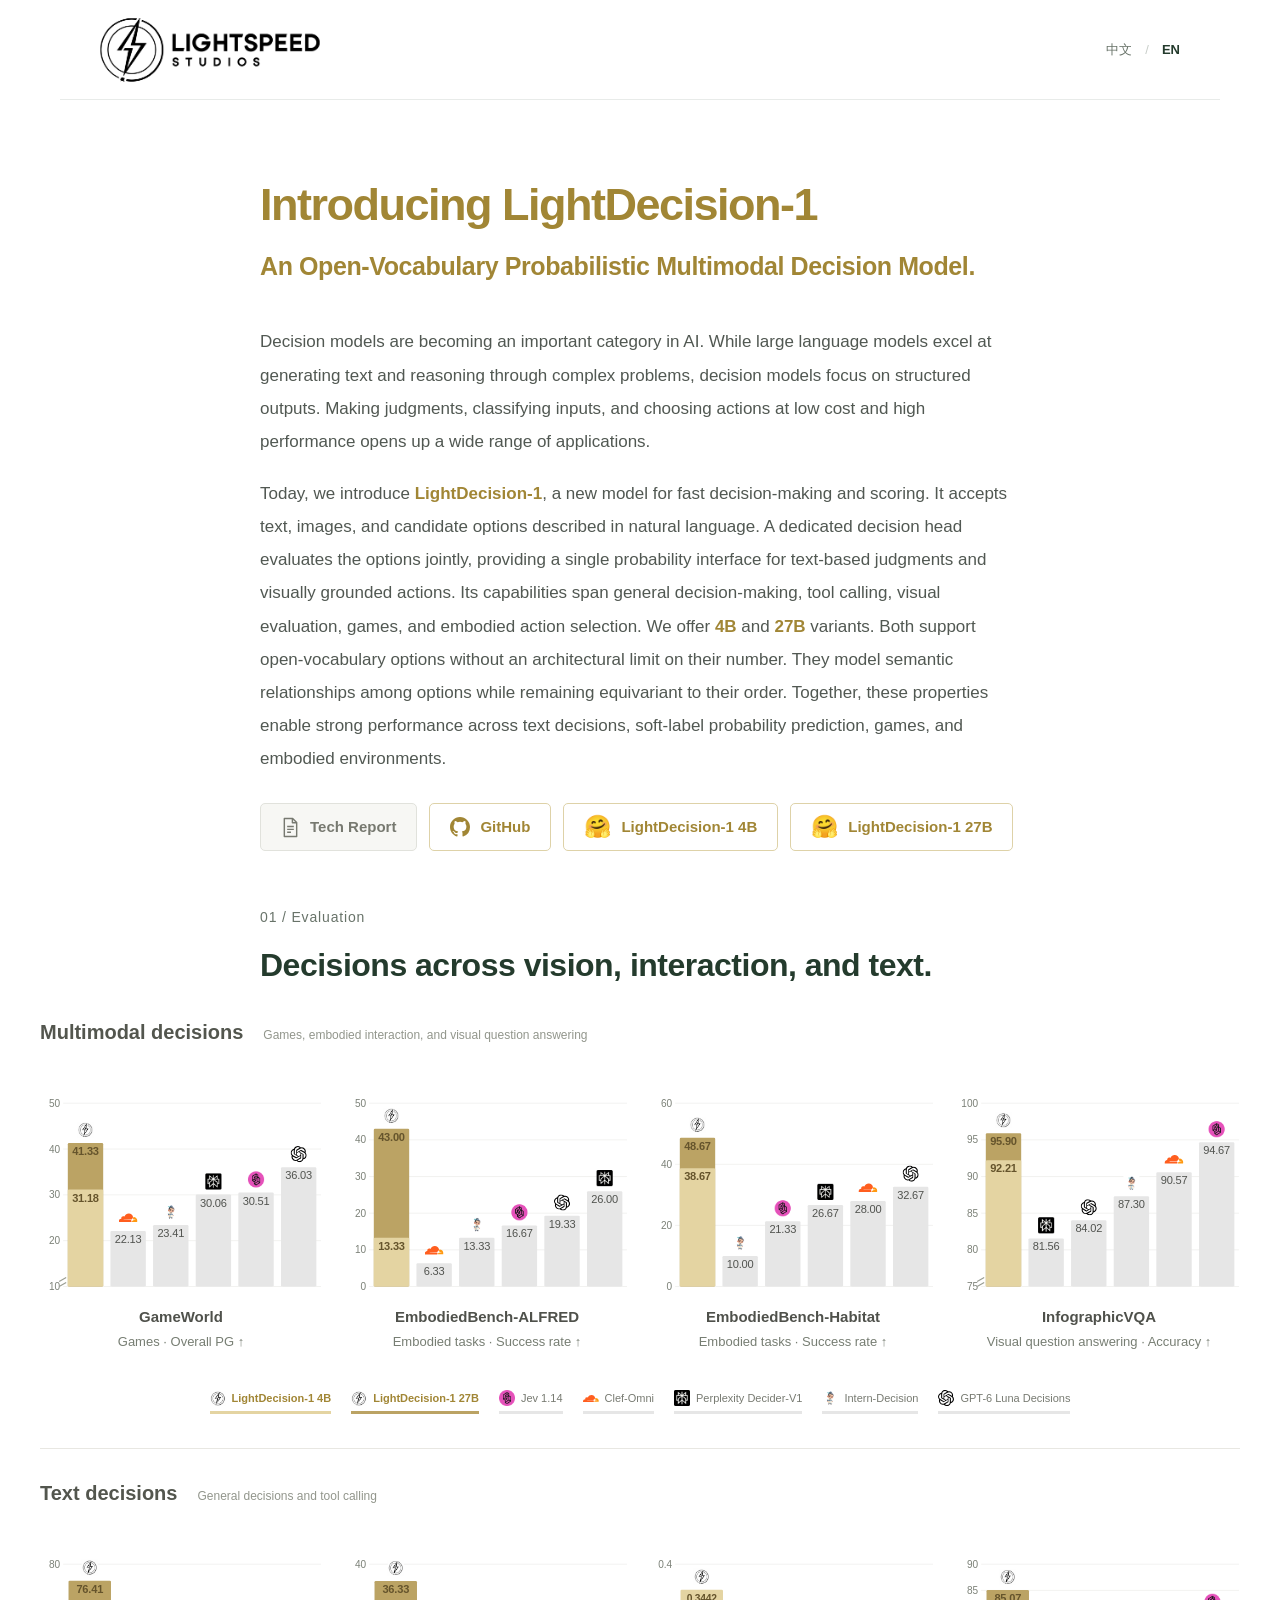
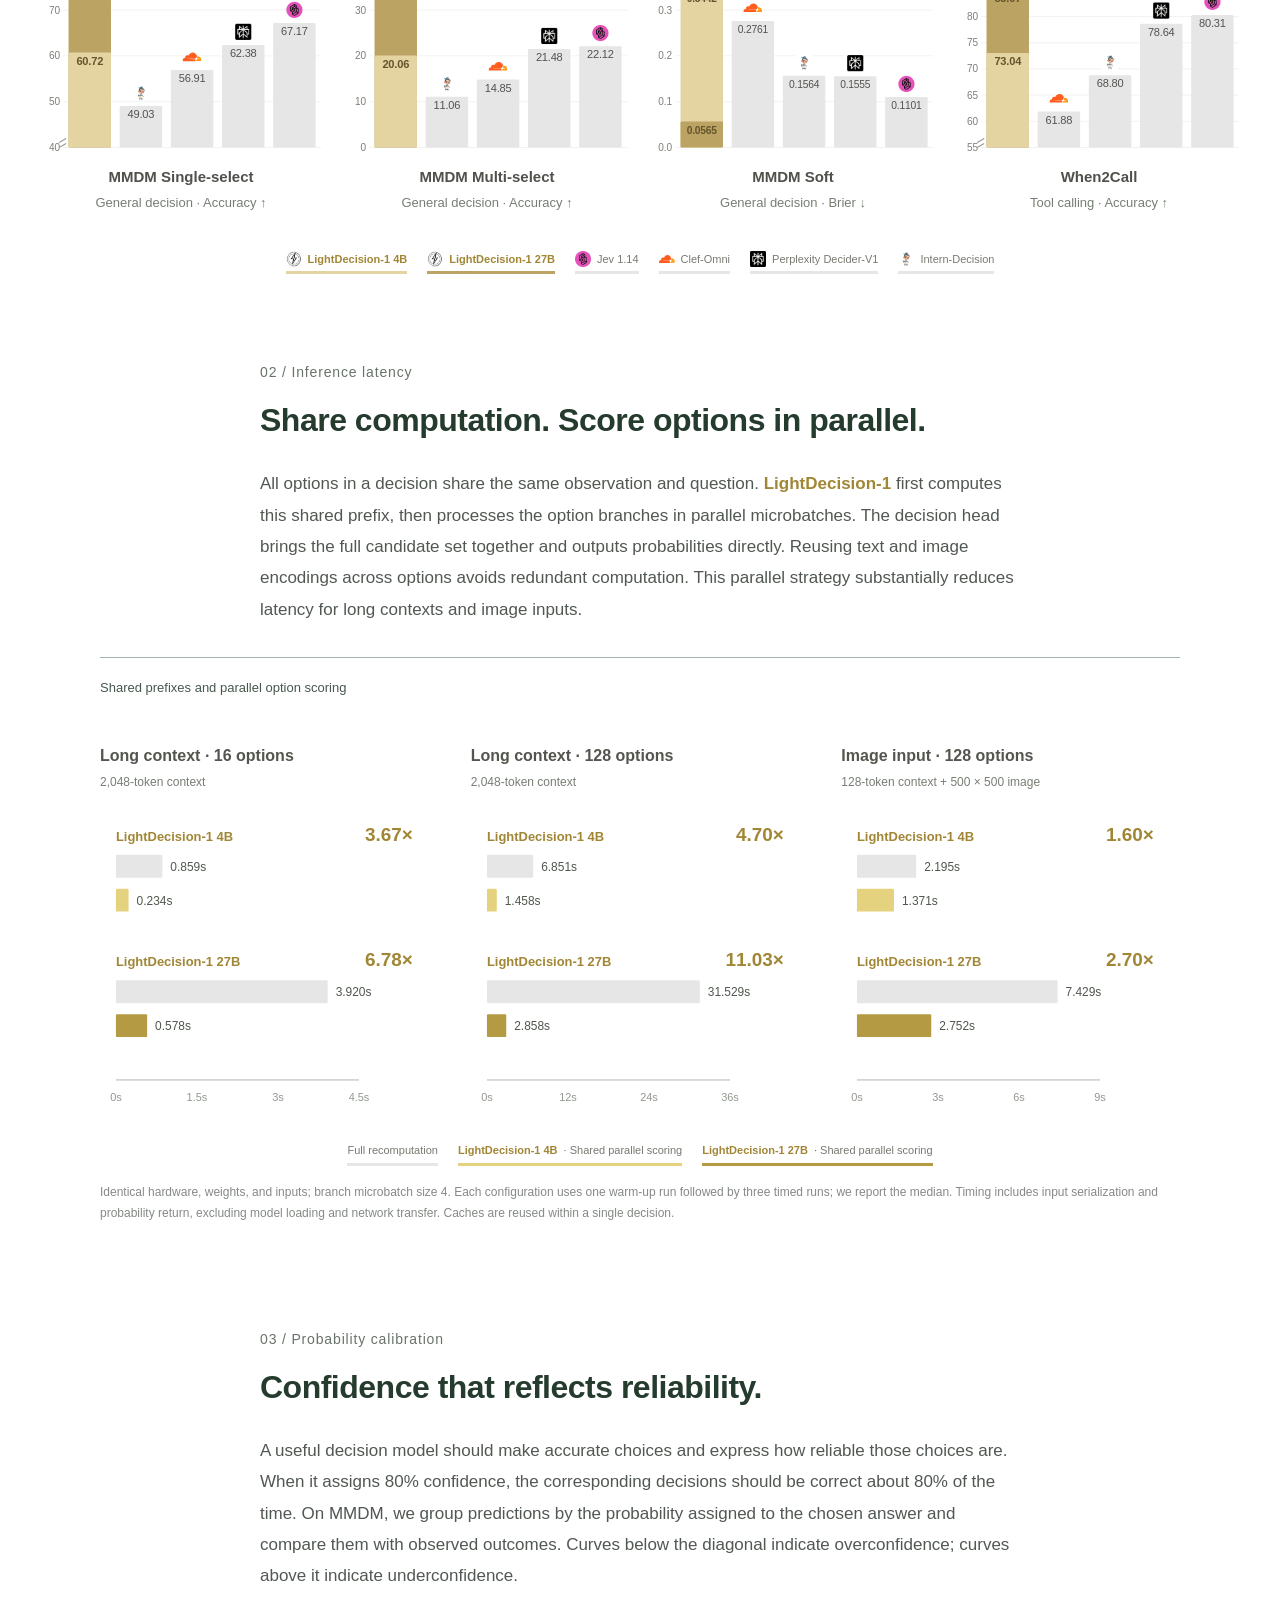
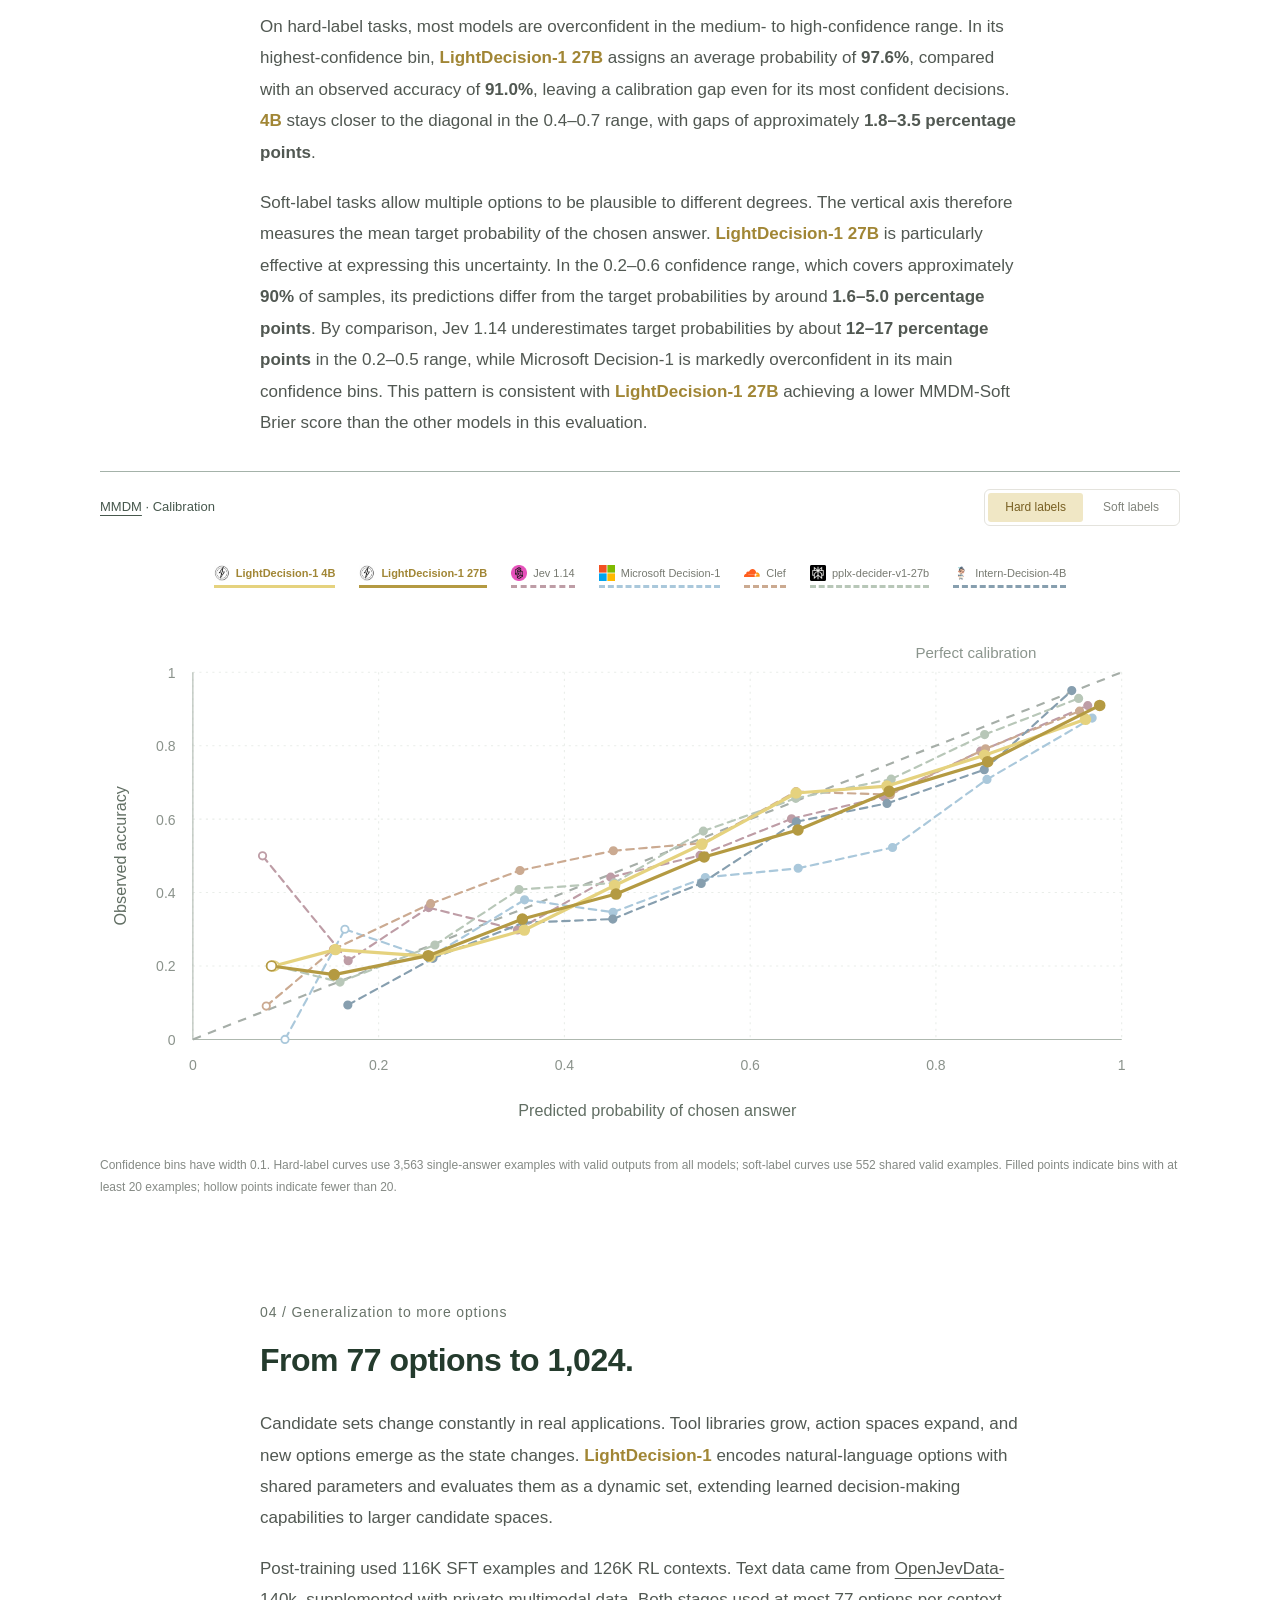
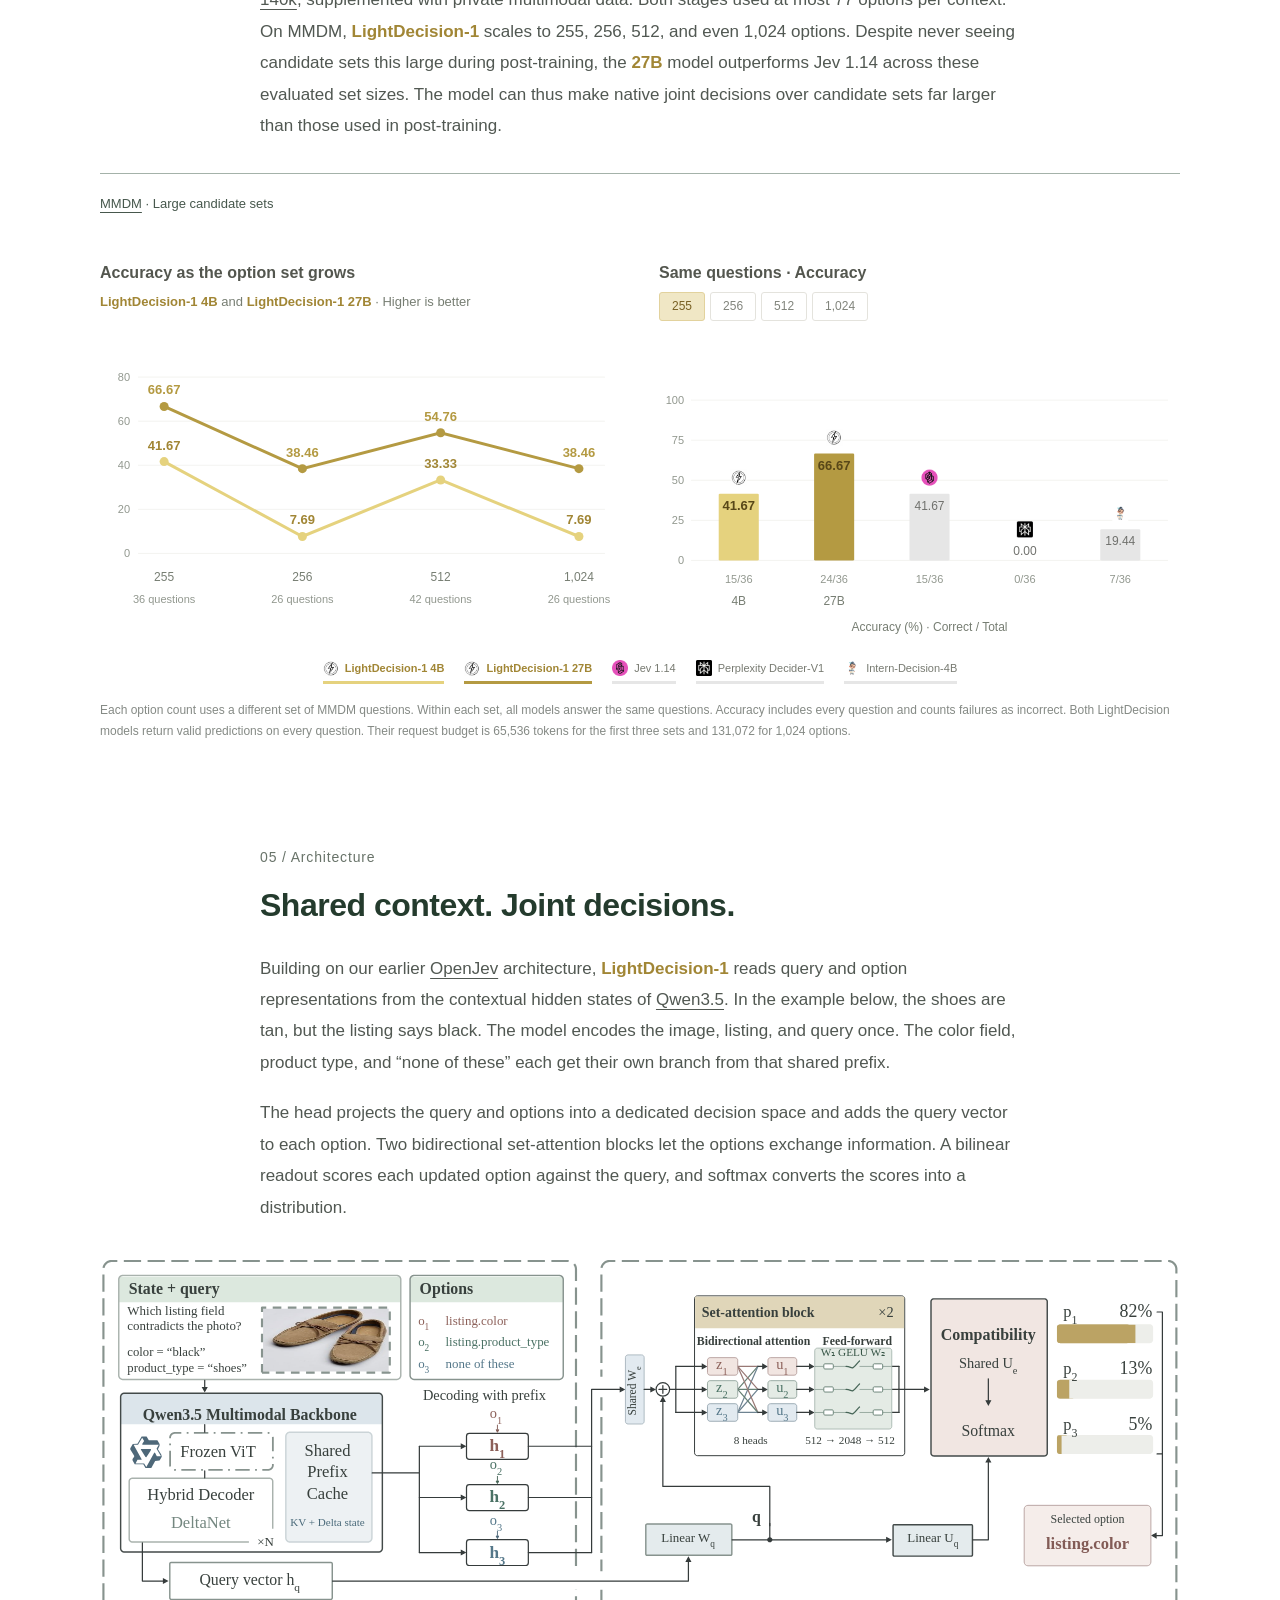
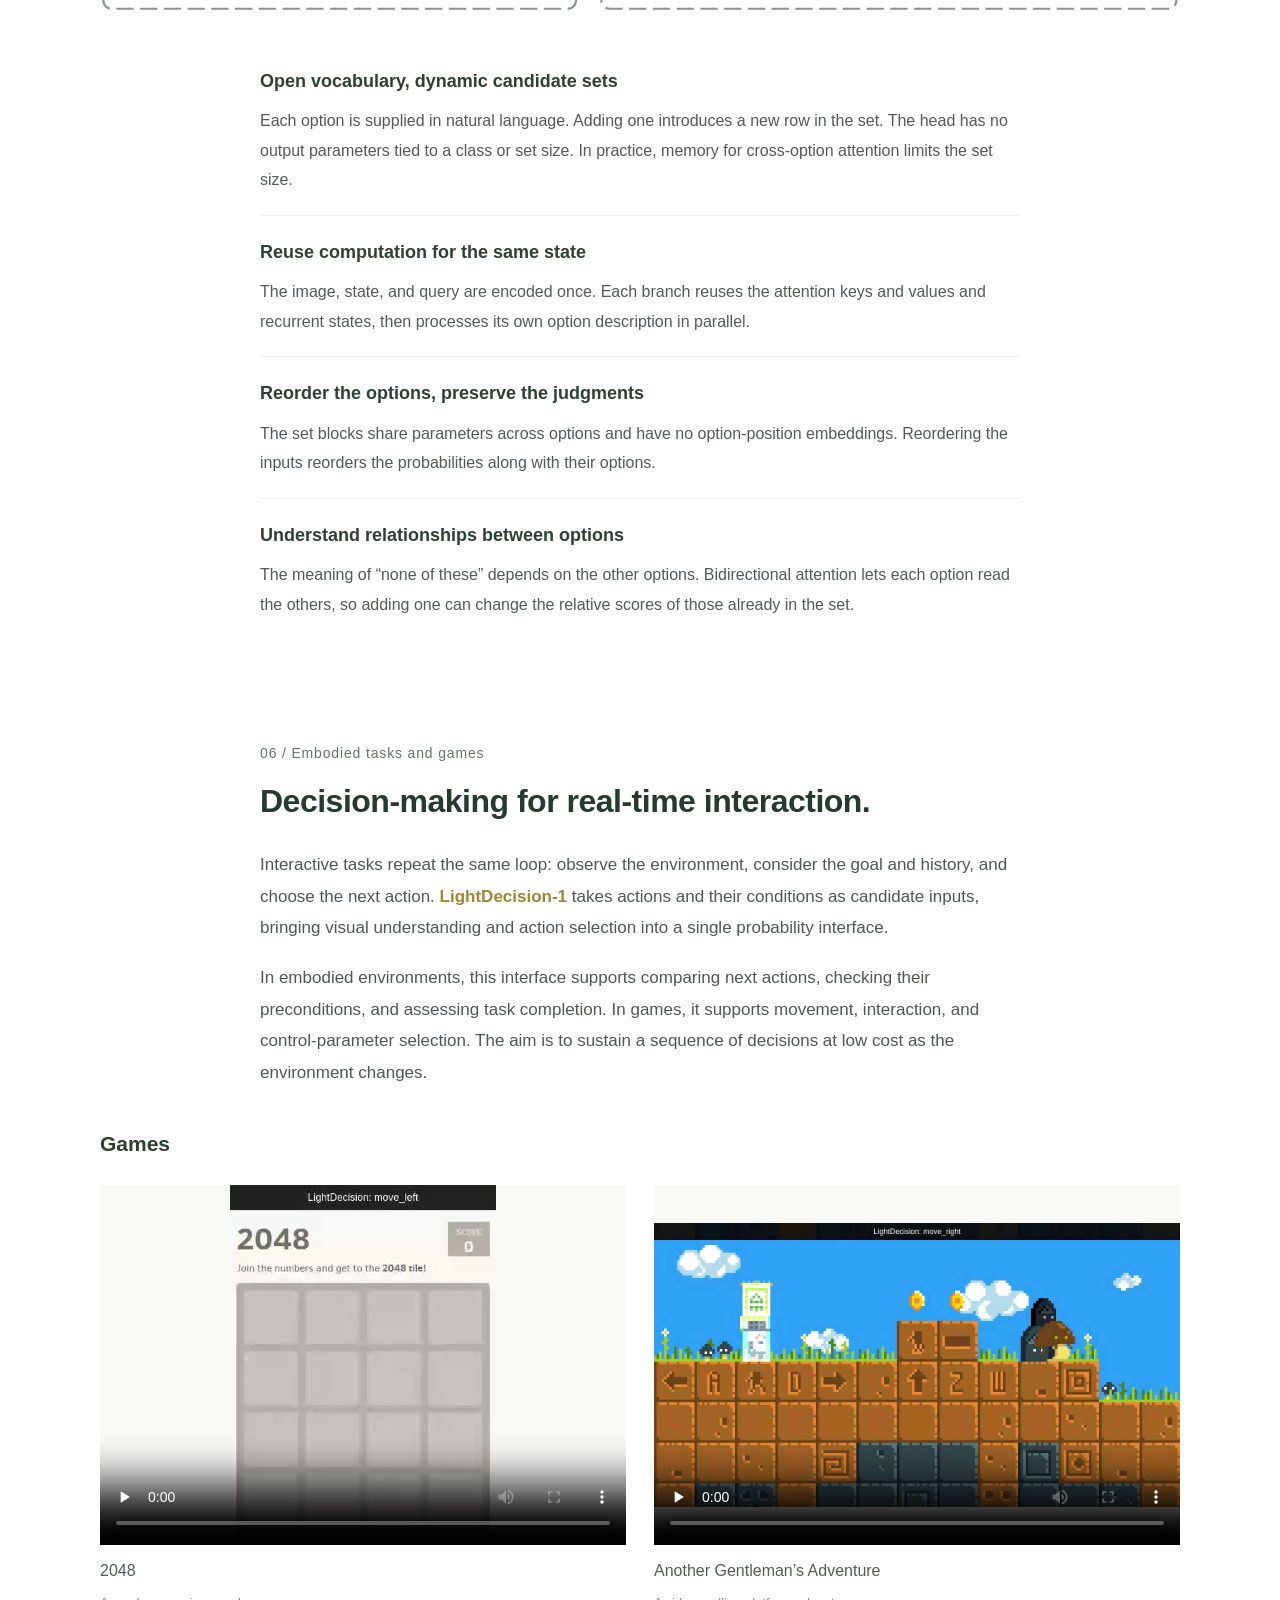
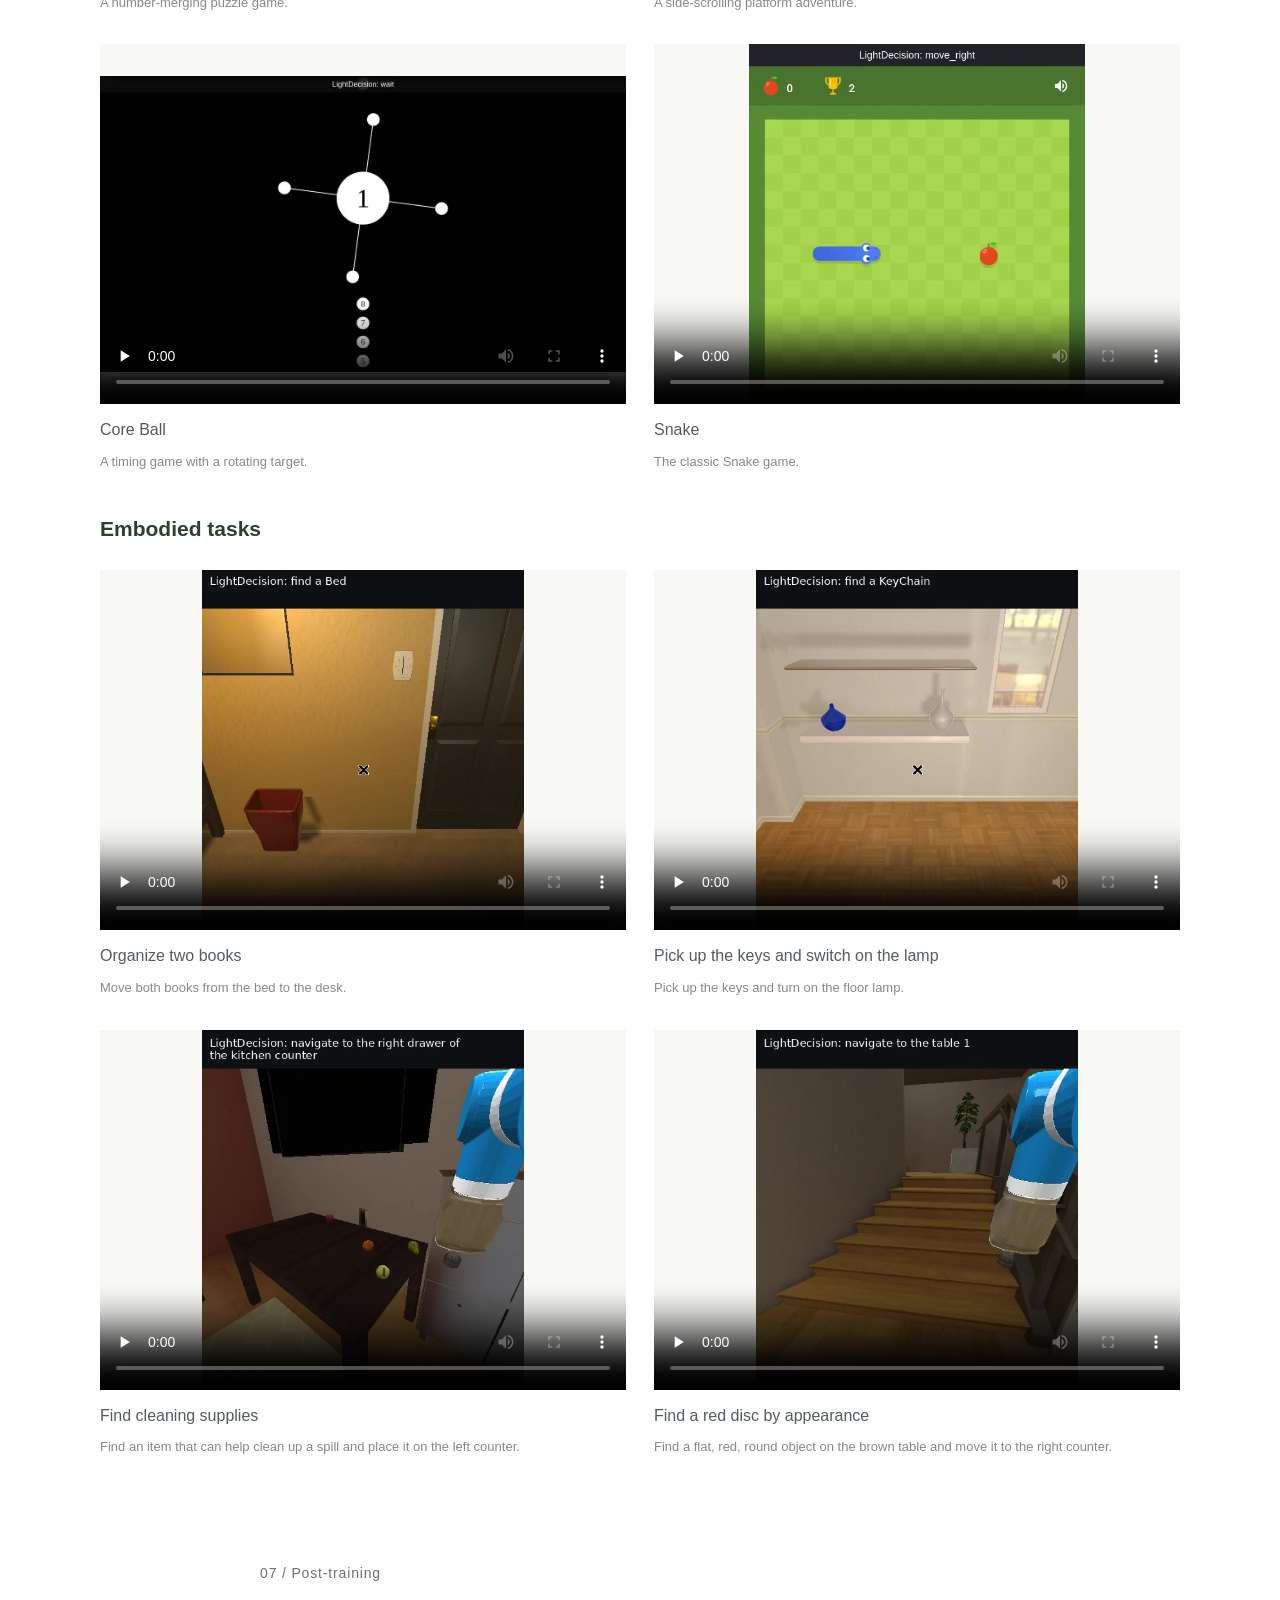
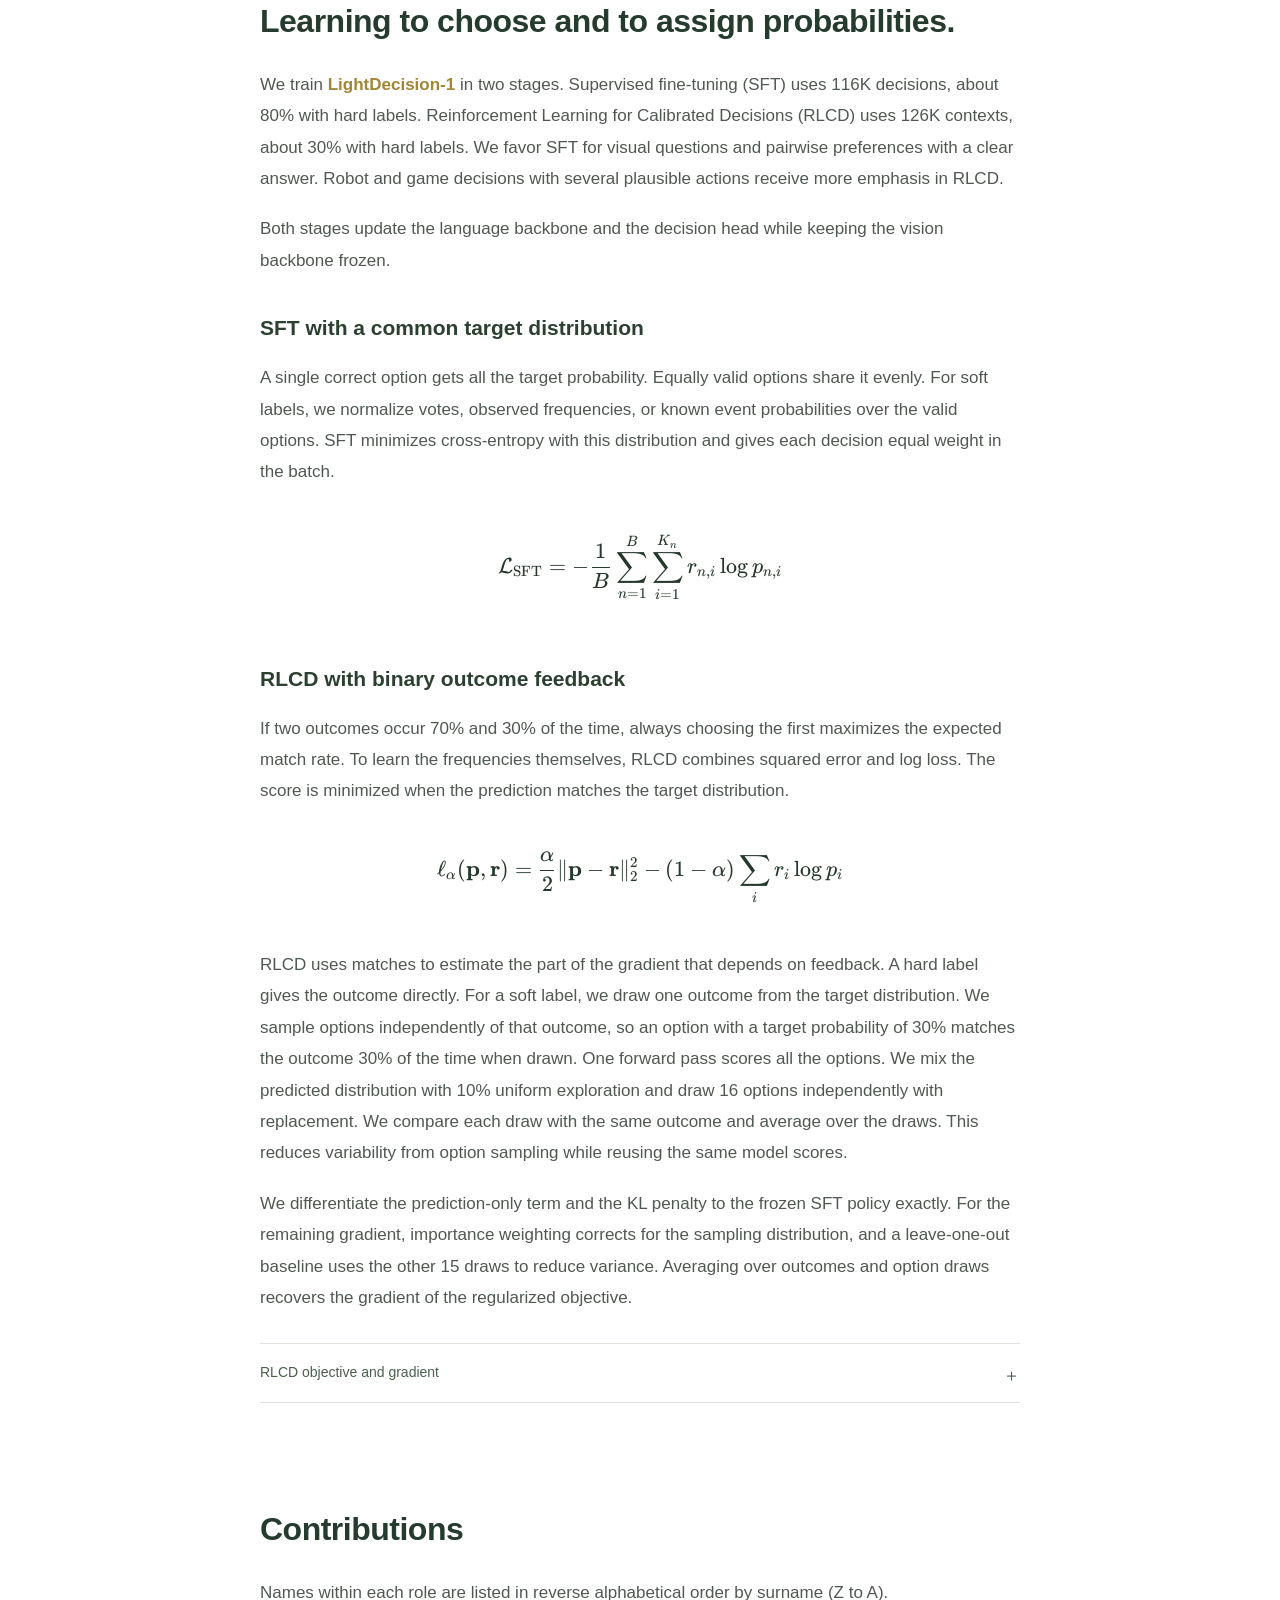
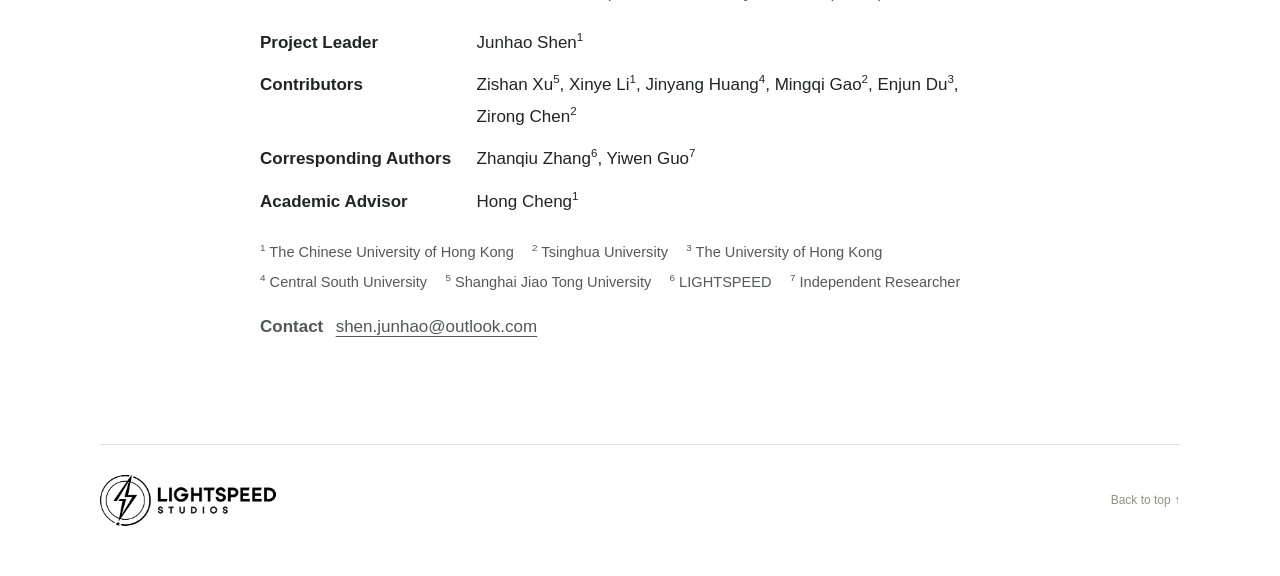
<file: index.html>
<!doctype html>
<html lang="en">
  <head>
    <link rel="alternate" hreflang="zh-CN" href="index.zh.html">
    <link rel="alternate" hreflang="en" href="index.html">
    <meta charset="utf-8">
    <meta name="viewport" content="width=device-width, initial-scale=1">
    <meta name="description" content="LightDecision-1: An Open-Vocabulary Probabilistic Multimodal Decision Model. Available in 4B and 27B sizes for text decisions, visual judgments, games, and embodied interaction.">
    <title>Introducing LightDecision-1 · LIGHTSPEED STUDIOS</title>
    <link rel="icon" type="image/png" href="assets/lightspeed-icon.png">
    <link rel="apple-touch-icon" href="assets/lightspeed-icon.png">
    <link rel="stylesheet" href="assets/katex/katex.min.css">
    <link rel="stylesheet" href="style.css">
  </head>
  <body>
    <header class="masthead">
      <a class="brand" href="#top" aria-label="LIGHTSPEED STUDIOS — back to top"><img src="assets/lightspeed-studios.jpg" alt="LIGHTSPEED STUDIOS" width="2650" height="1185"></a>
      <nav class="language-switch" aria-label="Page language"><a href="index.zh.html" data-language="zh-CN" lang="zh-CN" hreflang="zh-CN">中文</a><span class="language-divider" aria-hidden="true">/</span><span lang="en" aria-current="page">EN</span></nav>
    </header>
    <main id="top">
      <article>
        <header class="hero prose">
          <h1>Introducing LightDecision-1<span>An Open-Vocabulary Probabilistic Multimodal Decision Model.</span></h1>
          <p>Decision models are becoming an important category in AI. While large language models excel at generating text and reasoning through complex problems, decision models focus on structured outputs. Making judgments, classifying inputs, and choosing actions at low cost and high performance opens up a wide range of applications.</p>
          <p>Today, we introduce  <strong class="model-emphasis">LightDecision-1</strong>, a new model for fast decision-making and scoring. It accepts text, images, and candidate options described in natural language. A dedicated decision head evaluates the options jointly, providing a single probability interface for text-based judgments and visually grounded actions. Its capabilities span general decision-making, tool calling, visual evaluation, games, and embodied action selection. We offer  <strong class="model-emphasis">4B</strong> and <strong class="model-emphasis">27B</strong>  variants. Both support open-vocabulary options without an architectural limit on their number. They model semantic relationships among options while remaining equivariant to their order. Together, these properties enable strong performance across text decisions, soft-label probability prediction, games, and embodied environments. </p>
        </header>
        <div class="prose model-downloads" role="group" aria-label="Technical report, source code, and model weights">
          <button class="model-download" type="button" disabled aria-label="Tech Report (currently unavailable)">
            <svg width="19" height="21" viewBox="0 0 20 22" fill="none" stroke="currentColor" stroke-width="1.5" stroke-linejoin="round" aria-hidden="true"><path d="M3.5 1.5h8.8l4.2 4.2v14.8h-13z"/><path d="M12 2v4h4M6.5 10h7M6.5 13h7M6.5 16h4"/></svg>
            <span>Tech Report</span>
          </button>

          <a class="model-download" href="https://github.com/LightDecision/lightdecision-1" target="_blank" rel="noopener">
            <svg width="20" height="20" viewBox="0 0 16 16" fill="currentColor" aria-hidden="true"><path d="M8 0C3.58 0 0 3.58 0 8c0 3.54 2.29 6.53 5.47 7.59.4.07.55-.17.55-.38 0-.19-.01-.82-.01-1.49-2.01.37-2.53-.49-2.69-.94-.09-.23-.48-.94-.82-1.13-.28-.15-.68-.52-.01-.53.63-.01 1.08.58 1.23.82.72 1.21 1.87.87 2.33.66.07-.52.28-.87.51-1.07-1.78-.2-3.64-.89-3.64-3.95 0-.87.31-1.59.82-2.15-.08-.2-.36-1.02.08-2.12 0 0 .67-.21 2.2.82a7.5 7.5 0 0 1 4 0c1.53-1.04 2.2-.82 2.2-.82.44 1.1.16 1.92.08 2.12.51.56.82 1.27.82 2.15 0 3.07-1.87 3.75-3.65 3.95.29.25.54.73.54 1.48 0 1.07-.01 1.93-.01 2.2 0 .21.15.46.55.38A8.01 8.01 0 0 0 16 8c0-4.42-3.58-8-8-8Z"/></svg>
            <span>GitHub</span>
          </a>
          <a class="model-download" href="https://huggingface.co/shenjunhao/lightdecision-1-4b" target="_blank" rel="noopener" aria-label="LightDecision-1 4B · Hugging Face">
            <span class="hf-mark" aria-hidden="true">🤗</span>
            <span>LightDecision-1 4B</span>
          </a>
          <a class="model-download" href="https://huggingface.co/shenjunhao/lightdecision-1-27b" target="_blank" rel="noopener" aria-label="LightDecision-1 27B · Hugging Face">
            <span class="hf-mark" aria-hidden="true">🤗</span>
            <span>LightDecision-1 27B</span>
          </a>
        </div>
        <figure class="results-figure wide" aria-labelledby="results-heading">
          <div class="prose">
            <p class="section-index">01 / Evaluation</p>
            <h2 id="results-heading">Decisions across vision, interaction, and text.</h2>
          </div>
          <section class="evaluation-group" id="multimodal-results">
            <div class="evaluation-group-heading">
              <h3>Multimodal decisions</h3>
              <p>Games, embodied interaction, and visual question answering</p>
            </div>
            <div class="score-strip" tabindex="0" role="region" aria-label="Multimodal decisions">
              <div class="score-grid">
                <section class="score-panel" data-benchmark="gameworld">
                  <svg viewBox="0 13 280 220" role="img" aria-labelledby="chart-gameworld-title chart-gameworld-desc" data-y-min="10" data-y-max="50">
                    <title id="chart-gameworld-title">GameWorld · Games · Overall PG ↑</title>
                    <desc id="chart-gameworld-desc">LightDecision-1 4B 31.18%, LightDecision-1 27B 41.33%, Jev 1.14 30.51%, Clef-Omni 22.13%, Perplexity Decider-V1 30.06%, Intern-Decision-4B 23.41%, GPT-6 Luna Decisions 36.03%</desc>
                    <path class="chart-grid" d="M23 223.00 H279"/>
                    <text class="chart-tick" x="20" y="226.50" text-anchor="end">10</text>
                    <path class="chart-grid" d="M23 177.50 H279"/>
                    <text class="chart-tick" x="20" y="181.00" text-anchor="end">20</text>
                    <path class="chart-grid" d="M23 132.00 H279"/>
                    <text class="chart-tick" x="20" y="135.50" text-anchor="end">30</text>
                    <path class="chart-grid" d="M23 86.50 H279"/>
                    <text class="chart-tick" x="20" y="90.00" text-anchor="end">40</text>
                    <path class="chart-grid" d="M23 41.00 H279"/>
                    <text class="chart-tick" x="20" y="44.50" text-anchor="end">50</text>
                    <path class="axis-break" d="M19 218 l7 -4 M19 223 l7 -4"/>
                    <g class="combined-models" data-composition="overlap-not-sum">
                      <g class="model-bar ours-bar" data-model="lightdecision-1" data-value="41.33">
                        <title>LightDecision-1 27B · 41.33%</title>
                        <rect class="score-bar" x="27.60" y="80.45" width="35.14" height="142.55" fill="#BBA364"/>
                      </g>
                      <g class="model-bar ours-bar" data-model="lightdecision-1-tiny" data-value="31.18">
                        <title>LightDecision-1 4B · 31.18%</title>
                        <rect class="score-bar" x="27.60" y="126.63" width="35.14" height="96.37" fill="#E4D4A2"/>
                      </g>
                      <image class="bar-brand-icon" href="assets/lightspeed-icon.png" x="37.17" y="59.45" width="16" height="16"/>
                      <text class="bar-score ours-score" x="45.17" y="138.63" data-score-model="lightdecision-1-tiny" text-anchor="middle">31.18</text>
                      <text class="bar-score ours-score" x="45.17" y="92.45" data-score-model="lightdecision-1" text-anchor="middle">41.33</text>
                    </g>
                    <g class="model-bar baseline-bar" data-model="clef" data-value="22.13">
                      <title>Clef-Omni · 22.13%</title>
                      <rect class="score-bar" x="69.93" y="167.81" width="35.14" height="55.19" fill="#E6E6E6"/>
                      <image class="bar-brand-icon" href="assets/model-icons/cloudflare.svg" x="78.00" y="146.81" width="19" height="16"/>
                    </g>
                    <text class="bar-score" x="87.50" y="179.81" data-score-model="clef" text-anchor="middle">22.13</text>
                    <g class="model-bar baseline-bar" data-model="intern" data-value="23.41">
                      <title>Intern-Decision-4B · 23.41%</title>
                      <rect class="score-bar" x="112.27" y="161.98" width="35.14" height="61.02" fill="#E6E6E6"/>
                      <image class="bar-brand-icon" href="assets/model-icons/intern.png" x="121.83" y="140.98" width="16" height="16"/>
                    </g>
                    <text class="bar-score" x="129.83" y="173.98" data-score-model="intern" text-anchor="middle">23.41</text>
                    <g class="model-bar baseline-bar" data-model="pplx" data-value="30.06">
                      <title>Perplexity Decider-V1 · 30.06%</title>
                      <rect class="score-bar" x="154.60" y="131.73" width="35.14" height="91.27" fill="#E6E6E6"/>
                      <image class="bar-brand-icon" href="assets/model-icons/pplx.ico" x="164.17" y="110.73" width="16" height="16"/>
                    </g>
                    <text class="bar-score" x="172.17" y="143.73" data-score-model="pplx" text-anchor="middle">30.06</text>
                    <g class="model-bar baseline-bar" data-model="jev114" data-value="30.51">
                      <title>Jev 1.14 · 30.51%</title>
                      <rect class="score-bar" x="196.93" y="129.68" width="35.14" height="93.32" fill="#E6E6E6"/>
                      <image class="bar-brand-icon" href="assets/model-icons/jev114.png" x="206.50" y="108.68" width="16" height="16"/>
                    </g>
                    <text class="bar-score" x="214.50" y="141.68" data-score-model="jev114" text-anchor="middle">30.51</text>
                    <g class="model-bar baseline-bar" data-model="luna" data-value="36.03">
                      <title>GPT-6 Luna Decisions · 36.03%</title>
                      <rect class="score-bar" x="239.27" y="104.56" width="35.14" height="118.44" fill="#E6E6E6"/>
                      <image class="bar-brand-icon" href="assets/model-icons/openai.svg" x="248.83" y="83.56" width="16" height="16"/>
                    </g>
                    <text class="bar-score" x="256.83" y="116.56" data-score-model="luna" text-anchor="middle">36.03</text>
                  </svg>
                  <h4><a href="https://gameworld-project.github.io/" target="_blank" rel="noopener">GameWorld</a></h4>
                  <p>Games · Overall PG ↑</p>
                </section>
                <section class="score-panel" data-benchmark="alfred">
                  <svg viewBox="0 13 280 220" role="img" aria-labelledby="chart-alfred-title chart-alfred-desc" data-y-min="0" data-y-max="50">
                    <title id="chart-alfred-title">EmbodiedBench-ALFRED · Embodied tasks · Success rate ↑</title>
                    <desc id="chart-alfred-desc">LightDecision-1 4B 13.33%, LightDecision-1 27B 43.00%, Jev 1.14 16.67%, Clef-Omni 6.33%, Perplexity Decider-V1 26.00%, Intern-Decision-4B 13.33%, GPT-6 Luna Decisions 19.33%</desc>
                    <path class="chart-grid" d="M23 223.00 H279"/>
                    <text class="chart-tick" x="20" y="226.50" text-anchor="end">0</text>
                    <path class="chart-grid" d="M23 186.60 H279"/>
                    <text class="chart-tick" x="20" y="190.10" text-anchor="end">10</text>
                    <path class="chart-grid" d="M23 150.20 H279"/>
                    <text class="chart-tick" x="20" y="153.70" text-anchor="end">20</text>
                    <path class="chart-grid" d="M23 113.80 H279"/>
                    <text class="chart-tick" x="20" y="117.30" text-anchor="end">30</text>
                    <path class="chart-grid" d="M23 77.40 H279"/>
                    <text class="chart-tick" x="20" y="80.90" text-anchor="end">40</text>
                    <path class="chart-grid" d="M23 41.00 H279"/>
                    <text class="chart-tick" x="20" y="44.50" text-anchor="end">50</text>
                    <g class="combined-models" data-composition="overlap-not-sum">
                      <g class="model-bar ours-bar" data-model="lightdecision-1" data-value="43.00">
                        <title>LightDecision-1 27B · 43.00%</title>
                        <rect class="score-bar" x="27.60" y="66.48" width="35.14" height="156.52" fill="#BBA364"/>
                      </g>
                      <g class="model-bar ours-bar" data-model="lightdecision-1-tiny" data-value="13.33">
                        <title>LightDecision-1 4B · 13.33%</title>
                        <rect class="score-bar" x="27.60" y="174.48" width="35.14" height="48.52" fill="#E4D4A2"/>
                      </g>
                      <image class="bar-brand-icon" href="assets/lightspeed-icon.png" x="37.17" y="45.48" width="16" height="16"/>
                      <text class="bar-score ours-score" x="45.17" y="186.48" data-score-model="lightdecision-1-tiny" text-anchor="middle">13.33</text>
                      <text class="bar-score ours-score" x="45.17" y="78.48" data-score-model="lightdecision-1" text-anchor="middle">43.00</text>
                    </g>
                    <g class="model-bar baseline-bar" data-model="clef" data-value="6.33">
                      <title>Clef-Omni · 6.33%</title>
                      <rect class="score-bar" x="69.93" y="199.96" width="35.14" height="23.04" fill="#E6E6E6"/>
                      <image class="bar-brand-icon" href="assets/model-icons/cloudflare.svg" x="78.00" y="178.96" width="19" height="16"/>
                    </g>
                    <text class="bar-score" x="87.50" y="211.96" data-score-model="clef" text-anchor="middle">6.33</text>
                    <g class="model-bar baseline-bar" data-model="intern" data-value="13.33">
                      <title>Intern-Decision-4B · 13.33%</title>
                      <rect class="score-bar" x="112.27" y="174.48" width="35.14" height="48.52" fill="#E6E6E6"/>
                      <image class="bar-brand-icon" href="assets/model-icons/intern.png" x="121.83" y="153.48" width="16" height="16"/>
                    </g>
                    <text class="bar-score" x="129.83" y="186.48" data-score-model="intern" text-anchor="middle">13.33</text>
                    <g class="model-bar baseline-bar" data-model="jev114" data-value="16.67">
                      <title>Jev 1.14 · 16.67%</title>
                      <rect class="score-bar" x="154.60" y="162.32" width="35.14" height="60.68" fill="#E6E6E6"/>
                      <image class="bar-brand-icon" href="assets/model-icons/jev114.png" x="164.17" y="141.32" width="16" height="16"/>
                    </g>
                    <text class="bar-score" x="172.17" y="174.32" data-score-model="jev114" text-anchor="middle">16.67</text>
                    <g class="model-bar baseline-bar" data-model="luna" data-value="19.33">
                      <title>GPT-6 Luna Decisions · 19.33%</title>
                      <rect class="score-bar" x="196.93" y="152.64" width="35.14" height="70.36" fill="#E6E6E6"/>
                      <image class="bar-brand-icon" href="assets/model-icons/openai.svg" x="206.50" y="131.64" width="16" height="16"/>
                    </g>
                    <text class="bar-score" x="214.50" y="164.64" data-score-model="luna" text-anchor="middle">19.33</text>
                    <g class="model-bar baseline-bar" data-model="pplx" data-value="26.00">
                      <title>Perplexity Decider-V1 · 26.00%</title>
                      <rect class="score-bar" x="239.27" y="128.36" width="35.14" height="94.64" fill="#E6E6E6"/>
                      <image class="bar-brand-icon" href="assets/model-icons/pplx.ico" x="248.83" y="107.36" width="16" height="16"/>
                    </g>
                    <text class="bar-score" x="256.83" y="140.36" data-score-model="pplx" text-anchor="middle">26.00</text>
                  </svg>
                  <h4><a href="https://embodiedbench.github.io/" target="_blank" rel="noopener">EmbodiedBench-ALFRED</a></h4>
                  <p>Embodied tasks · Success rate ↑</p>
                </section>
                <section class="score-panel" data-benchmark="habitat">
                  <svg viewBox="0 13 280 220" role="img" aria-labelledby="chart-habitat-title chart-habitat-desc" data-y-min="0" data-y-max="60">
                    <title id="chart-habitat-title">EmbodiedBench-Habitat · Embodied tasks · Success rate ↑</title>
                    <desc id="chart-habitat-desc">LightDecision-1 4B 38.67%, LightDecision-1 27B 48.67%, Jev 1.14 21.33%, Clef-Omni 28.00%, Perplexity Decider-V1 26.67%, Intern-Decision-4B 10.00%, GPT-6 Luna Decisions 32.67%</desc>
                    <path class="chart-grid" d="M23 223.00 H279"/>
                    <text class="chart-tick" x="20" y="226.50" text-anchor="end">0</text>
                    <path class="chart-grid" d="M23 162.33 H279"/>
                    <text class="chart-tick" x="20" y="165.83" text-anchor="end">20</text>
                    <path class="chart-grid" d="M23 101.67 H279"/>
                    <text class="chart-tick" x="20" y="105.17" text-anchor="end">40</text>
                    <path class="chart-grid" d="M23 41.00 H279"/>
                    <text class="chart-tick" x="20" y="44.50" text-anchor="end">60</text>
                    <g class="combined-models" data-composition="overlap-not-sum">
                      <g class="model-bar ours-bar" data-model="lightdecision-1" data-value="48.67">
                        <title>LightDecision-1 27B · 48.67%</title>
                        <rect class="score-bar" x="27.60" y="75.37" width="35.14" height="147.63" fill="#BBA364"/>
                      </g>
                      <g class="model-bar ours-bar" data-model="lightdecision-1-tiny" data-value="38.67">
                        <title>LightDecision-1 4B · 38.67%</title>
                        <rect class="score-bar" x="27.60" y="105.70" width="35.14" height="117.30" fill="#E4D4A2"/>
                      </g>
                      <image class="bar-brand-icon" href="assets/lightspeed-icon.png" x="37.17" y="54.37" width="16" height="16"/>
                      <text class="bar-score ours-score" x="45.17" y="117.70" data-score-model="lightdecision-1-tiny" text-anchor="middle">38.67</text>
                      <text class="bar-score ours-score" x="45.17" y="87.37" data-score-model="lightdecision-1" text-anchor="middle">48.67</text>
                    </g>
                    <g class="model-bar baseline-bar" data-model="intern" data-value="10.00">
                      <title>Intern-Decision-4B · 10.00%</title>
                      <rect class="score-bar" x="69.93" y="192.67" width="35.14" height="30.33" fill="#E6E6E6"/>
                      <image class="bar-brand-icon" href="assets/model-icons/intern.png" x="79.50" y="171.67" width="16" height="16"/>
                    </g>
                    <text class="bar-score" x="87.50" y="204.67" data-score-model="intern" text-anchor="middle">10.00</text>
                    <g class="model-bar baseline-bar" data-model="jev114" data-value="21.33">
                      <title>Jev 1.14 · 21.33%</title>
                      <rect class="score-bar" x="112.27" y="158.30" width="35.14" height="64.70" fill="#E6E6E6"/>
                      <image class="bar-brand-icon" href="assets/model-icons/jev114.png" x="121.83" y="137.30" width="16" height="16"/>
                    </g>
                    <text class="bar-score" x="129.83" y="170.30" data-score-model="jev114" text-anchor="middle">21.33</text>
                    <g class="model-bar baseline-bar" data-model="pplx" data-value="26.67">
                      <title>Perplexity Decider-V1 · 26.67%</title>
                      <rect class="score-bar" x="154.60" y="142.10" width="35.14" height="80.90" fill="#E6E6E6"/>
                      <image class="bar-brand-icon" href="assets/model-icons/pplx.ico" x="164.17" y="121.10" width="16" height="16"/>
                    </g>
                    <text class="bar-score" x="172.17" y="154.10" data-score-model="pplx" text-anchor="middle">26.67</text>
                    <g class="model-bar baseline-bar" data-model="clef" data-value="28.00">
                      <title>Clef-Omni · 28.00%</title>
                      <rect class="score-bar" x="196.93" y="138.07" width="35.14" height="84.93" fill="#E6E6E6"/>
                      <image class="bar-brand-icon" href="assets/model-icons/cloudflare.svg" x="205.00" y="117.07" width="19" height="16"/>
                    </g>
                    <text class="bar-score" x="214.50" y="150.07" data-score-model="clef" text-anchor="middle">28.00</text>
                    <g class="model-bar baseline-bar" data-model="luna" data-value="32.67">
                      <title>GPT-6 Luna Decisions · 32.67%</title>
                      <rect class="score-bar" x="239.27" y="123.90" width="35.14" height="99.10" fill="#E6E6E6"/>
                      <image class="bar-brand-icon" href="assets/model-icons/openai.svg" x="248.83" y="102.90" width="16" height="16"/>
                    </g>
                    <text class="bar-score" x="256.83" y="135.90" data-score-model="luna" text-anchor="middle">32.67</text>
                  </svg>
                  <h4><a href="https://embodiedbench.github.io/" target="_blank" rel="noopener">EmbodiedBench-Habitat</a></h4>
                  <p>Embodied tasks · Success rate ↑</p>
                </section>
                <section class="score-panel" data-benchmark="infovqa">
                  <svg viewBox="0 13 280 220" role="img" aria-labelledby="chart-infovqa-title chart-infovqa-desc" data-y-min="75" data-y-max="100">
                    <title id="chart-infovqa-title">InfographicVQA · Visual question answering · Accuracy ↑</title>
                    <desc id="chart-infovqa-desc">LightDecision-1 4B 92.21%, LightDecision-1 27B 95.90%, Jev 1.14 94.67%, Clef-Omni 90.57%, Perplexity Decider-V1 81.56%, Intern-Decision-4B 87.30%, GPT-6 Luna Decisions 84.02%</desc>
                    <path class="chart-grid" d="M23 223.00 H279"/>
                    <text class="chart-tick" x="20" y="226.50" text-anchor="end">75</text>
                    <path class="chart-grid" d="M23 186.60 H279"/>
                    <text class="chart-tick" x="20" y="190.10" text-anchor="end">80</text>
                    <path class="chart-grid" d="M23 150.20 H279"/>
                    <text class="chart-tick" x="20" y="153.70" text-anchor="end">85</text>
                    <path class="chart-grid" d="M23 113.80 H279"/>
                    <text class="chart-tick" x="20" y="117.30" text-anchor="end">90</text>
                    <path class="chart-grid" d="M23 77.40 H279"/>
                    <text class="chart-tick" x="20" y="80.90" text-anchor="end">95</text>
                    <path class="chart-grid" d="M23 41.00 H279"/>
                    <text class="chart-tick" x="20" y="44.50" text-anchor="end">100</text>
                    <path class="axis-break" d="M19 218 l7 -4 M19 223 l7 -4"/>
                    <g class="combined-models" data-composition="overlap-not-sum">
                      <g class="model-bar ours-bar" data-model="lightdecision-1" data-value="95.90">
                        <title>LightDecision-1 27B · 95.90%</title>
                        <rect class="score-bar" x="27.60" y="70.85" width="35.14" height="152.15" fill="#BBA364"/>
                      </g>
                      <g class="model-bar ours-bar" data-model="lightdecision-1-tiny" data-value="92.21">
                        <title>LightDecision-1 4B · 92.21%</title>
                        <rect class="score-bar" x="27.60" y="97.71" width="35.14" height="125.29" fill="#E4D4A2"/>
                      </g>
                      <image class="bar-brand-icon" href="assets/lightspeed-icon.png" x="37.17" y="49.85" width="16" height="16"/>
                      <text class="bar-score ours-score" x="45.17" y="109.71" data-score-model="lightdecision-1-tiny" text-anchor="middle">92.21</text>
                      <text class="bar-score ours-score" x="45.17" y="82.85" data-score-model="lightdecision-1" text-anchor="middle">95.90</text>
                    </g>
                    <g class="model-bar baseline-bar" data-model="pplx" data-value="81.56">
                      <title>Perplexity Decider-V1 · 81.56%</title>
                      <rect class="score-bar" x="69.93" y="175.24" width="35.14" height="47.76" fill="#E6E6E6"/>
                      <image class="bar-brand-icon" href="assets/model-icons/pplx.ico" x="79.50" y="154.24" width="16" height="16"/>
                    </g>
                    <text class="bar-score" x="87.50" y="187.24" data-score-model="pplx" text-anchor="middle">81.56</text>
                    <g class="model-bar baseline-bar" data-model="luna" data-value="84.02">
                      <title>GPT-6 Luna Decisions · 84.02%</title>
                      <rect class="score-bar" x="112.27" y="157.33" width="35.14" height="65.67" fill="#E6E6E6"/>
                      <image class="bar-brand-icon" href="assets/model-icons/openai.svg" x="121.83" y="136.33" width="16" height="16"/>
                    </g>
                    <text class="bar-score" x="129.83" y="169.33" data-score-model="luna" text-anchor="middle">84.02</text>
                    <g class="model-bar baseline-bar" data-model="intern" data-value="87.30">
                      <title>Intern-Decision-4B · 87.30% · Decision Index</title>
                      <rect class="score-bar" x="154.60" y="133.46" width="35.14" height="89.54" fill="#E6E6E6"/>
                      <image class="bar-brand-icon" href="assets/model-icons/intern.png" x="164.17" y="112.46" width="16" height="16"/>
                    </g>
                    <text class="bar-score" x="172.17" y="145.46" data-score-model="intern" text-anchor="middle">87.30</text>
                    <g class="model-bar baseline-bar" data-model="clef" data-value="90.57">
                      <title>Clef-Omni · 90.57% · Decision Index</title>
                      <rect class="score-bar" x="196.93" y="109.65" width="35.14" height="113.35" fill="#E6E6E6"/>
                      <image class="bar-brand-icon" href="assets/model-icons/cloudflare.svg" x="205.00" y="88.65" width="19" height="16"/>
                    </g>
                    <text class="bar-score" x="214.50" y="121.65" data-score-model="clef" text-anchor="middle">90.57</text>
                    <g class="model-bar baseline-bar" data-model="jev114" data-value="94.67">
                      <title>Jev 1.14 · 94.67%</title>
                      <rect class="score-bar" x="239.27" y="79.80" width="35.14" height="143.20" fill="#E6E6E6"/>
                      <image class="bar-brand-icon" href="assets/model-icons/jev114.png" x="248.83" y="58.80" width="16" height="16"/>
                    </g>
                    <text class="bar-score" x="256.83" y="91.80" data-score-model="jev114" text-anchor="middle">94.67</text>
                  </svg>
                  <h4><a href="https://www.docvqa.org/datasets/infographicvqa" target="_blank" rel="noopener">InfographicVQA</a></h4>
                  <p>Visual question answering · Accuracy ↑</p>
                </section>
              </div>
            </div>
            <ul class="model-legend" aria-label="Multimodal decisions · models">
              <li data-model="lightdecision-1-tiny" style="--legend-color:#E4D4A2"><img src="assets/lightspeed-icon.png" width="16" height="16" alt=""><strong>LightDecision-1 4B</strong></li>
              <li data-model="lightdecision-1" style="--legend-color:#BBA364"><img src="assets/lightspeed-icon.png" width="16" height="16" alt=""><strong>LightDecision-1 27B</strong></li>
              <li data-model="jev114" style="--legend-color:#E6E6E6"><img src="assets/model-icons/jev114.png" width="16" height="16" alt=""><a href="https://typesafe.ai/blog/jev-1-14" target="_blank" rel="noopener">Jev 1.14</a></li>
              <li data-model="clef" style="--legend-color:#E6E6E6"><img src="assets/model-icons/cloudflare.svg" width="16" height="16" alt=""><a href="https://huggingface.co/Cloudflare/clef-omni" target="_blank" rel="noopener">Clef-Omni</a></li>
              <li data-model="pplx" style="--legend-color:#E6E6E6"><img src="assets/model-icons/pplx.ico" width="16" height="16" alt=""><a href="https://huggingface.co/perplexity-ai/pplx-decider-v1-27b" target="_blank" rel="noopener">Perplexity Decider-V1</a></li>
              <li data-model="intern" style="--legend-color:#E6E6E6"><img src="assets/model-icons/intern.png" width="16" height="16" alt=""><a href="https://huggingface.co/internlm/Intern-Decision-4B" target="_blank" rel="noopener">Intern-Decision</a></li>
              <li data-model="luna" style="--legend-color:#E6E6E6"><img src="assets/model-icons/openai.svg" width="16" height="16" alt=""><a href="https://developers.openai.com/api/docs/guides/decisions" target="_blank" rel="noopener">GPT-6 Luna Decisions</a></li>
            </ul>
          </section>
          <section class="evaluation-group" id="text-results">
            <div class="evaluation-group-heading">
              <h3>Text decisions</h3>
              <p>General decisions and tool calling</p>
            </div>
            <div class="score-strip" tabindex="0" role="region" aria-label="Text decisions">
              <div class="score-grid">
                <section class="score-panel" data-benchmark="mmdm-single">
                  <svg viewBox="0 13 280 220" role="img" aria-labelledby="chart-mmdm-single-title chart-mmdm-single-desc" data-y-min="40" data-y-max="80">
                    <title id="chart-mmdm-single-title">MMDM Single-select · General decision · Accuracy ↑</title>
                    <desc id="chart-mmdm-single-desc">The correct option must rank first. LightDecision-1 4B 60.72%, LightDecision-1 27B 76.41%, Jev 1.14 67.17%, Clef-Omni 56.91%, Perplexity Decider-V1 62.38%, Intern-Decision-4B 49.03%</desc>
                    <path class="chart-grid" d="M23 223.00 H279"/>
                    <text class="chart-tick" x="20" y="226.50" text-anchor="end">40</text>
                    <path class="chart-grid" d="M23 177.50 H279"/>
                    <text class="chart-tick" x="20" y="181.00" text-anchor="end">50</text>
                    <path class="chart-grid" d="M23 132.00 H279"/>
                    <text class="chart-tick" x="20" y="135.50" text-anchor="end">60</text>
                    <path class="chart-grid" d="M23 86.50 H279"/>
                    <text class="chart-tick" x="20" y="90.00" text-anchor="end">70</text>
                    <path class="chart-grid" d="M23 41.00 H279"/>
                    <text class="chart-tick" x="20" y="44.50" text-anchor="end">80</text>
                    <path class="axis-break" d="M19 218 l7 -4 M19 223 l7 -4"/>
                    <g class="combined-models" data-composition="overlap-not-sum">
                      <g class="model-bar ours-bar" data-model="lightdecision-1" data-value="76.41">
                        <title>LightDecision-1 27B · 76.41%</title>
                        <rect class="score-bar" x="28.32" y="57.33" width="42.16" height="165.67" fill="#BBA364"/>
                      </g>
                      <g class="model-bar ours-bar" data-model="lightdecision-1-tiny" data-value="60.72">
                        <title>LightDecision-1 4B · 60.72%</title>
                        <rect class="score-bar" x="28.32" y="128.72" width="42.16" height="94.28" fill="#E4D4A2"/>
                      </g>
                      <image class="bar-brand-icon" href="assets/lightspeed-icon.png" x="41.40" y="36.33" width="16" height="16"/>
                      <text class="bar-score ours-score" x="49.40" y="140.72" data-score-model="lightdecision-1-tiny" text-anchor="middle">60.72</text>
                      <text class="bar-score ours-score" x="49.40" y="69.33" data-score-model="lightdecision-1" text-anchor="middle">76.41</text>
                    </g>
                    <g class="model-bar baseline-bar" data-model="intern" data-value="49.03">
                      <title>Intern-Decision-4B · 49.03%</title>
                      <rect class="score-bar" x="79.12" y="181.91" width="42.16" height="41.09" fill="#E6E6E6"/>
                      <image class="bar-brand-icon" href="assets/model-icons/intern.png" x="92.20" y="160.91" width="16" height="16"/>
                    </g>
                    <text class="bar-score" x="100.20" y="193.91" data-score-model="intern" text-anchor="middle">49.03</text>
                    <g class="model-bar baseline-bar" data-model="clef" data-value="56.91">
                      <title>Clef-Omni · 56.91%</title>
                      <rect class="score-bar" x="129.92" y="146.06" width="42.16" height="76.94" fill="#E6E6E6"/>
                      <image class="bar-brand-icon" href="assets/model-icons/cloudflare.svg" x="141.50" y="125.06" width="19" height="16"/>
                    </g>
                    <text class="bar-score" x="151.00" y="158.06" data-score-model="clef" text-anchor="middle">56.91</text>
                    <g class="model-bar baseline-bar" data-model="pplx" data-value="62.38">
                      <title>Perplexity Decider-V1 · 62.38%</title>
                      <rect class="score-bar" x="180.72" y="121.17" width="42.16" height="101.83" fill="#E6E6E6"/>
                      <image class="bar-brand-icon" href="assets/model-icons/pplx.ico" x="193.80" y="100.17" width="16" height="16"/>
                    </g>
                    <text class="bar-score" x="201.80" y="133.17" data-score-model="pplx" text-anchor="middle">62.38</text>
                    <g class="model-bar baseline-bar" data-model="jev114" data-value="67.17">
                      <title>Jev 1.14 · 67.17%</title>
                      <rect class="score-bar" x="231.52" y="99.38" width="42.16" height="123.62" fill="#E6E6E6"/>
                      <image class="bar-brand-icon" href="assets/model-icons/jev114.png" x="244.60" y="78.38" width="16" height="16"/>
                    </g>
                    <text class="bar-score" x="252.60" y="111.38" data-score-model="jev114" text-anchor="middle">67.17</text>
                  </svg>
                  <h4><a href="https://huggingface.co/datasets/shenjunhao/mmdm" target="_blank" rel="noopener">MMDM Single-select</a></h4>
                  <p>General decision · Accuracy ↑</p>
                </section>
                <section class="score-panel" data-benchmark="mmdm-multi">
                  <svg viewBox="0 13 280 220" role="img" aria-labelledby="chart-mmdm-multi-title chart-mmdm-multi-desc" data-y-min="0" data-y-max="40">
                    <title id="chart-mmdm-multi-title">MMDM Multi-select · General decision · Accuracy ↑</title>
                    <desc id="chart-mmdm-multi-desc">Every correct option must rank above every incorrect option. LightDecision-1 4B 20.06%, LightDecision-1 27B 36.33%, Jev 1.14 22.12%, Clef-Omni 14.85%, Perplexity Decider-V1 21.48%, Intern-Decision-4B 11.06%</desc>
                    <path class="chart-grid" d="M23 223.00 H279"/>
                    <text class="chart-tick" x="20" y="226.50" text-anchor="end">0</text>
                    <path class="chart-grid" d="M23 177.50 H279"/>
                    <text class="chart-tick" x="20" y="181.00" text-anchor="end">10</text>
                    <path class="chart-grid" d="M23 132.00 H279"/>
                    <text class="chart-tick" x="20" y="135.50" text-anchor="end">20</text>
                    <path class="chart-grid" d="M23 86.50 H279"/>
                    <text class="chart-tick" x="20" y="90.00" text-anchor="end">30</text>
                    <path class="chart-grid" d="M23 41.00 H279"/>
                    <text class="chart-tick" x="20" y="44.50" text-anchor="end">40</text>
                    <g class="combined-models" data-composition="overlap-not-sum">
                      <g class="model-bar ours-bar" data-model="lightdecision-1" data-value="36.33">
                        <title>LightDecision-1 27B · 36.33%</title>
                        <rect class="score-bar" x="28.32" y="57.70" width="42.16" height="165.30" fill="#BBA364"/>
                      </g>
                      <g class="model-bar ours-bar" data-model="lightdecision-1-tiny" data-value="20.06">
                        <title>LightDecision-1 4B · 20.06%</title>
                        <rect class="score-bar" x="28.32" y="131.73" width="42.16" height="91.27" fill="#E4D4A2"/>
                      </g>
                      <image class="bar-brand-icon" href="assets/lightspeed-icon.png" x="41.40" y="36.70" width="16" height="16"/>
                      <text class="bar-score ours-score" x="49.40" y="143.73" data-score-model="lightdecision-1-tiny" text-anchor="middle">20.06</text>
                      <text class="bar-score ours-score" x="49.40" y="69.70" data-score-model="lightdecision-1" text-anchor="middle">36.33</text>
                    </g>
                    <g class="model-bar baseline-bar" data-model="intern" data-value="11.06">
                      <title>Intern-Decision-4B · 11.06%</title>
                      <rect class="score-bar" x="79.12" y="172.68" width="42.16" height="50.32" fill="#E6E6E6"/>
                      <image class="bar-brand-icon" href="assets/model-icons/intern.png" x="92.20" y="151.68" width="16" height="16"/>
                    </g>
                    <text class="bar-score" x="100.20" y="184.68" data-score-model="intern" text-anchor="middle">11.06</text>
                    <g class="model-bar baseline-bar" data-model="clef" data-value="14.85">
                      <title>Clef-Omni · 14.85%</title>
                      <rect class="score-bar" x="129.92" y="155.43" width="42.16" height="67.57" fill="#E6E6E6"/>
                      <image class="bar-brand-icon" href="assets/model-icons/cloudflare.svg" x="141.50" y="134.43" width="19" height="16"/>
                    </g>
                    <text class="bar-score" x="151.00" y="167.43" data-score-model="clef" text-anchor="middle">14.85</text>
                    <g class="model-bar baseline-bar" data-model="pplx" data-value="21.48">
                      <title>Perplexity Decider-V1 · 21.48%</title>
                      <rect class="score-bar" x="180.72" y="125.27" width="42.16" height="97.73" fill="#E6E6E6"/>
                      <image class="bar-brand-icon" href="assets/model-icons/pplx.ico" x="193.80" y="104.27" width="16" height="16"/>
                    </g>
                    <text class="bar-score" x="201.80" y="137.27" data-score-model="pplx" text-anchor="middle">21.48</text>
                    <g class="model-bar baseline-bar" data-model="jev114" data-value="22.12">
                      <title>Jev 1.14 · 22.12%</title>
                      <rect class="score-bar" x="231.52" y="122.35" width="42.16" height="100.65" fill="#E6E6E6"/>
                      <image class="bar-brand-icon" href="assets/model-icons/jev114.png" x="244.60" y="101.35" width="16" height="16"/>
                    </g>
                    <text class="bar-score" x="252.60" y="134.35" data-score-model="jev114" text-anchor="middle">22.12</text>
                  </svg>
                  <h4><a href="https://huggingface.co/datasets/shenjunhao/mmdm" target="_blank" rel="noopener">MMDM Multi-select</a></h4>
                  <p>General decision · Accuracy ↑</p>
                </section>
                <section class="score-panel" data-benchmark="mmdm-soft">
                  <svg viewBox="0 13 280 220" role="img" aria-labelledby="chart-mmdm-soft-title chart-mmdm-soft-desc" data-y-min="0" data-y-max="0.4">
                    <title id="chart-mmdm-soft-title">MMDM Soft · General decision · Brier ↓</title>
                    <desc id="chart-mmdm-soft-desc">Mean summed squared error across option probabilities; lower is better. LightDecision-1 4B 0.3442, LightDecision-1 27B 0.0565, Jev 1.14 0.1101, Clef-Omni 0.2761, Perplexity Decider-V1 0.1555, Intern-Decision-4B 0.1564</desc>
                    <path class="chart-grid" d="M23 223.00 H279"/>
                    <text class="chart-tick" x="20" y="226.50" text-anchor="end">0.0</text>
                    <path class="chart-grid" d="M23 177.50 H279"/>
                    <text class="chart-tick" x="20" y="181.00" text-anchor="end">0.1</text>
                    <path class="chart-grid" d="M23 132.00 H279"/>
                    <text class="chart-tick" x="20" y="135.50" text-anchor="end">0.2</text>
                    <path class="chart-grid" d="M23 86.50 H279"/>
                    <text class="chart-tick" x="20" y="90.00" text-anchor="end">0.3</text>
                    <path class="chart-grid" d="M23 41.00 H279"/>
                    <text class="chart-tick" x="20" y="44.50" text-anchor="end">0.4</text>
                    <g class="combined-models" data-composition="overlap-not-sum">
                      <g class="model-bar ours-bar" data-model="lightdecision-1-tiny" data-value="0.3442">
                        <title>LightDecision-1 4B · 0.3442</title>
                        <rect class="score-bar" x="28.32" y="66.39" width="42.16" height="156.61" fill="#E4D4A2"/>
                      </g>
                      <g class="model-bar ours-bar" data-model="lightdecision-1" data-value="0.0565">
                        <title>LightDecision-1 27B · 0.0565</title>
                        <rect class="score-bar" x="28.32" y="197.29" width="42.16" height="25.71" fill="#BBA364"/>
                      </g>
                      <image class="bar-brand-icon" href="assets/lightspeed-icon.png" x="41.40" y="45.39" width="16" height="16"/>
                      <text class="bar-score ours-score" x="49.40" y="78.39" data-score-model="lightdecision-1-tiny" text-anchor="middle">0.3442</text>
                      <text class="bar-score ours-score" x="49.40" y="209.29" data-score-model="lightdecision-1" text-anchor="middle">0.0565</text>
                    </g>
                    <g class="model-bar baseline-bar" data-model="clef" data-value="0.2761">
                      <title>Clef-Omni · 0.2761</title>
                      <rect class="score-bar" x="79.12" y="97.37" width="42.16" height="125.63" fill="#E6E6E6"/>
                      <image class="bar-brand-icon" href="assets/model-icons/cloudflare.svg" x="90.70" y="76.37" width="19" height="16"/>
                    </g>
                    <text class="bar-score" x="100.20" y="109.37" data-score-model="clef" text-anchor="middle">0.2761</text>
                    <g class="model-bar baseline-bar" data-model="intern" data-value="0.1564">
                      <title>Intern-Decision-4B · 0.1564</title>
                      <rect class="score-bar" x="129.92" y="151.84" width="42.16" height="71.16" fill="#E6E6E6"/>
                      <image class="bar-brand-icon" href="assets/model-icons/intern.png" x="143.00" y="130.84" width="16" height="16"/>
                    </g>
                    <text class="bar-score" x="151.00" y="163.84" data-score-model="intern" text-anchor="middle">0.1564</text>
                    <g class="model-bar baseline-bar" data-model="pplx" data-value="0.1555">
                      <title>Perplexity Decider-V1 · 0.1555</title>
                      <rect class="score-bar" x="180.72" y="152.25" width="42.16" height="70.75" fill="#E6E6E6"/>
                      <image class="bar-brand-icon" href="assets/model-icons/pplx.ico" x="193.80" y="131.25" width="16" height="16"/>
                    </g>
                    <text class="bar-score" x="201.80" y="164.25" data-score-model="pplx" text-anchor="middle">0.1555</text>
                    <g class="model-bar baseline-bar" data-model="jev114" data-value="0.1101">
                      <title>Jev 1.14 · 0.1101</title>
                      <rect class="score-bar" x="231.52" y="172.90" width="42.16" height="50.10" fill="#E6E6E6"/>
                      <image class="bar-brand-icon" href="assets/model-icons/jev114.png" x="244.60" y="151.90" width="16" height="16"/>
                    </g>
                    <text class="bar-score" x="252.60" y="184.90" data-score-model="jev114" text-anchor="middle">0.1101</text>
                  </svg>
                  <h4><a href="https://huggingface.co/datasets/shenjunhao/mmdm" target="_blank" rel="noopener">MMDM Soft</a></h4>
                  <p>General decision · Brier ↓</p>
                </section>
                <section class="score-panel" data-benchmark="when2call">
                  <svg viewBox="0 13 280 220" role="img" aria-labelledby="chart-when2call-title chart-when2call-desc" data-y-min="55" data-y-max="90">
                    <title id="chart-when2call-title">When2Call · Tool calling · Accuracy ↑</title>
                    <desc id="chart-when2call-desc">LightDecision-1 4B 73.04%, LightDecision-1 27B 85.07%, Jev 1.14 80.31%, Clef-Omni 61.88%, Perplexity Decider-V1 78.64%, Intern-Decision-4B 68.80%</desc>
                    <path class="chart-grid" d="M23 223.00 H279"/>
                    <text class="chart-tick" x="20" y="226.50" text-anchor="end">55</text>
                    <path class="chart-grid" d="M23 197.00 H279"/>
                    <text class="chart-tick" x="20" y="200.50" text-anchor="end">60</text>
                    <path class="chart-grid" d="M23 171.00 H279"/>
                    <text class="chart-tick" x="20" y="174.50" text-anchor="end">65</text>
                    <path class="chart-grid" d="M23 145.00 H279"/>
                    <text class="chart-tick" x="20" y="148.50" text-anchor="end">70</text>
                    <path class="chart-grid" d="M23 119.00 H279"/>
                    <text class="chart-tick" x="20" y="122.50" text-anchor="end">75</text>
                    <path class="chart-grid" d="M23 93.00 H279"/>
                    <text class="chart-tick" x="20" y="96.50" text-anchor="end">80</text>
                    <path class="chart-grid" d="M23 67.00 H279"/>
                    <text class="chart-tick" x="20" y="70.50" text-anchor="end">85</text>
                    <path class="chart-grid" d="M23 41.00 H279"/>
                    <text class="chart-tick" x="20" y="44.50" text-anchor="end">90</text>
                    <path class="axis-break" d="M19 218 l7 -4 M19 223 l7 -4"/>
                    <g class="combined-models" data-composition="overlap-not-sum">
                      <g class="model-bar ours-bar" data-model="lightdecision-1" data-value="85.07">
                        <title>LightDecision-1 27B · 85.07%</title>
                        <rect class="score-bar" x="28.32" y="66.64" width="42.16" height="156.36" fill="#BBA364"/>
                      </g>
                      <g class="model-bar ours-bar" data-model="lightdecision-1-tiny" data-value="73.04">
                        <title>LightDecision-1 4B · 73.04%</title>
                        <rect class="score-bar" x="28.32" y="129.19" width="42.16" height="93.81" fill="#E4D4A2"/>
                      </g>
                      <image class="bar-brand-icon" href="assets/lightspeed-icon.png" x="41.40" y="45.64" width="16" height="16"/>
                      <text class="bar-score ours-score" x="49.40" y="141.19" data-score-model="lightdecision-1-tiny" text-anchor="middle">73.04</text>
                      <text class="bar-score ours-score" x="49.40" y="78.64" data-score-model="lightdecision-1" text-anchor="middle">85.07</text>
                    </g>
                    <g class="model-bar baseline-bar" data-model="clef" data-value="61.88">
                      <title>Clef-Omni · 61.88%</title>
                      <rect class="score-bar" x="79.12" y="187.22" width="42.16" height="35.78" fill="#E6E6E6"/>
                      <image class="bar-brand-icon" href="assets/model-icons/cloudflare.svg" x="90.70" y="166.22" width="19" height="16"/>
                    </g>
                    <text class="bar-score" x="100.20" y="199.22" data-score-model="clef" text-anchor="middle">61.88</text>
                    <g class="model-bar baseline-bar" data-model="intern" data-value="68.80">
                      <title>Intern-Decision-4B · 68.80%</title>
                      <rect class="score-bar" x="129.92" y="151.24" width="42.16" height="71.76" fill="#E6E6E6"/>
                      <image class="bar-brand-icon" href="assets/model-icons/intern.png" x="143.00" y="130.24" width="16" height="16"/>
                    </g>
                    <text class="bar-score" x="151.00" y="163.24" data-score-model="intern" text-anchor="middle">68.80</text>
                    <g class="model-bar baseline-bar" data-model="pplx" data-value="78.64">
                      <title>Perplexity Decider-V1 · 78.64%</title>
                      <rect class="score-bar" x="180.72" y="100.07" width="42.16" height="122.93" fill="#E6E6E6"/>
                      <image class="bar-brand-icon" href="assets/model-icons/pplx.ico" x="193.80" y="79.07" width="16" height="16"/>
                    </g>
                    <text class="bar-score" x="201.80" y="112.07" data-score-model="pplx" text-anchor="middle">78.64</text>
                    <g class="model-bar baseline-bar" data-model="jev114" data-value="80.31">
                      <title>Jev 1.14 · 80.31%</title>
                      <rect class="score-bar" x="231.52" y="91.39" width="42.16" height="131.61" fill="#E6E6E6"/>
                      <image class="bar-brand-icon" href="assets/model-icons/jev114.png" x="244.60" y="70.39" width="16" height="16"/>
                    </g>
                    <text class="bar-score" x="252.60" y="103.39" data-score-model="jev114" text-anchor="middle">80.31</text>
                  </svg>
                  <h4><a href="https://huggingface.co/datasets/nvidia/When2Call" target="_blank" rel="noopener">When2Call</a></h4>
                  <p>Tool calling · Accuracy ↑</p>
                </section>
              </div>
            </div>
            <ul class="model-legend" aria-label="Text decisions · models">
              <li data-model="lightdecision-1-tiny" style="--legend-color:#E4D4A2"><img src="assets/lightspeed-icon.png" width="16" height="16" alt=""><strong>LightDecision-1 4B</strong></li>
              <li data-model="lightdecision-1" style="--legend-color:#BBA364"><img src="assets/lightspeed-icon.png" width="16" height="16" alt=""><strong>LightDecision-1 27B</strong></li>
              <li data-model="jev114" style="--legend-color:#E6E6E6"><img src="assets/model-icons/jev114.png" width="16" height="16" alt=""><a href="https://typesafe.ai/blog/jev-1-14" target="_blank" rel="noopener">Jev 1.14</a></li>
              <li data-model="clef" style="--legend-color:#E6E6E6"><img src="assets/model-icons/cloudflare.svg" width="16" height="16" alt=""><a href="https://huggingface.co/Cloudflare/clef-omni" target="_blank" rel="noopener">Clef-Omni</a></li>
              <li data-model="pplx" style="--legend-color:#E6E6E6"><img src="assets/model-icons/pplx.ico" width="16" height="16" alt=""><a href="https://huggingface.co/perplexity-ai/pplx-decider-v1-27b" target="_blank" rel="noopener">Perplexity Decider-V1</a></li>
              <li data-model="intern" style="--legend-color:#E6E6E6"><img src="assets/model-icons/intern.png" width="16" height="16" alt=""><a href="https://huggingface.co/internlm/Intern-Decision-4B" target="_blank" rel="noopener">Intern-Decision</a></li>
            </ul>
          </section>
        </figure>
        <section id="efficiency" class="chapter">
          <div class="prose">
            <p class="section-index">02 / Inference latency</p>
            <h2>Share computation. Score options in parallel.</h2>
            <p>All options in a decision share the same observation and question. <strong class="model-emphasis">LightDecision-1</strong>  first computes this shared prefix, then processes the option branches in parallel microbatches. The decision head brings the full candidate set together and outputs probabilities directly. Reusing text and image encodings across options avoids redundant computation. This parallel strategy substantially reduces latency for long contexts and image inputs.</p>
          </div>
          <figure class="wide scaling-figure" aria-labelledby="latency-comparison-heading">
            <div class="figure-header"><span id="latency-comparison-heading">Shared prefixes and parallel option scoring</span></div>
            <div class="latency-panels">
              <div class="latency-panel" data-latency-case="0">
                <h3>Long context · 16 options</h3>
                <p>2,048-token context</p>
                <svg viewBox="0 0 340 300" role="img" aria-labelledby="latency-0-title">
                  <title id="latency-0-title">Matched-configuration latency comparison for 4B and 27B with 16 options</title>
                  <text x="16" y="28" class="latency-model-name">LightDecision-1 4B</text>
                  <text x="314" y="28" text-anchor="end" class="latency-speed-small">3.67×</text>
                  <rect class="latency-bar" data-model="tiny" data-method="expanded" data-seconds="0.8591874446719885" x="16" y="42" width="46.587053" height="23" fill="#E6E6E6" rx="1.2"/>
                  <text x="70.587053" y="58" class="scaling-value">0.859s</text>
                  <rect class="latency-bar" data-model="tiny" data-method="shared" data-seconds="0.2338663311675191" x="16" y="76" width="12.680752" height="23" fill="#E5D27E" rx="1.2"/>
                  <text x="36.680752" y="92" class="scaling-value">0.234s</text>
                  <text x="16" y="154" class="latency-model-name">LightDecision-1 27B</text>
                  <text x="314" y="154" text-anchor="end" class="latency-speed-small">6.78×</text>
                  <rect class="latency-bar" data-model="27b" data-method="expanded" data-seconds="3.9202207634225488" x="16" y="168" width="212.563081" height="23" fill="#E6E6E6" rx="1.2"/>
                  <text x="236.563081" y="184" class="scaling-value">3.920s</text>
                  <rect class="latency-bar" data-model="27b" data-method="shared" data-seconds="0.5779192456975579" x="16" y="202" width="31.336066" height="23" fill="#B49A42" rx="1.2"/>
                  <text x="55.336066" y="218" class="scaling-value">0.578s</text>
                  <path d="M16 268 H260" class="cal-axis"/>
                  <text x="16.000000" y="289" text-anchor="middle" class="scaling-tick">0s</text>
                  <text x="97.333333" y="289" text-anchor="middle" class="scaling-tick">1.5s</text>
                  <text x="178.666667" y="289" text-anchor="middle" class="scaling-tick">3s</text>
                  <text x="260.000000" y="289" text-anchor="middle" class="scaling-tick">4.5s</text>
                </svg>
              </div>
              <div class="latency-panel" data-latency-case="1">
                <h3>Long context · 128 options</h3>
                <p>2,048-token context</p>
                <svg viewBox="0 0 340 300" role="img" aria-labelledby="latency-1-title">
                  <title id="latency-1-title">Matched-configuration latency comparison for 4B and 27B with 128 options</title>
                  <text x="16" y="28" class="latency-model-name">LightDecision-1 4B</text>
                  <text x="314" y="28" text-anchor="end" class="latency-speed-small">4.70×</text>
                  <rect class="latency-bar" data-model="tiny" data-method="expanded" data-seconds="6.8511419352144" x="16" y="42" width="46.435518" height="23" fill="#E6E6E6" rx="1.2"/>
                  <text x="70.435518" y="58" class="scaling-value">6.851s</text>
                  <rect class="latency-bar" data-model="tiny" data-method="shared" data-seconds="1.4575313432142138" x="16" y="76" width="9.878824" height="23" fill="#E5D27E" rx="1.2"/>
                  <text x="33.878824" y="92" class="scaling-value">1.458s</text>
                  <text x="16" y="154" class="latency-model-name">LightDecision-1 27B</text>
                  <text x="314" y="154" text-anchor="end" class="latency-speed-small">11.03×</text>
                  <rect class="latency-bar" data-model="27b" data-method="expanded" data-seconds="31.528584654442966" x="16" y="168" width="213.693740" height="23" fill="#E6E6E6" rx="1.2"/>
                  <text x="237.693740" y="184" class="scaling-value">31.529s</text>
                  <rect class="latency-bar" data-model="27b" data-method="shared" data-seconds="2.8582691261544824" x="16" y="202" width="19.372713" height="23" fill="#B49A42" rx="1.2"/>
                  <text x="43.372713" y="218" class="scaling-value">2.858s</text>
                  <path d="M16 268 H260" class="cal-axis"/>
                  <text x="16.000000" y="289" text-anchor="middle" class="scaling-tick">0s</text>
                  <text x="97.333333" y="289" text-anchor="middle" class="scaling-tick">12s</text>
                  <text x="178.666667" y="289" text-anchor="middle" class="scaling-tick">24s</text>
                  <text x="260.000000" y="289" text-anchor="middle" class="scaling-tick">36s</text>
                </svg>
              </div>
              <div class="latency-panel" data-latency-case="2">
                <h3>Image input · 128 options</h3>
                <p>128-token context + 500 × 500 image</p>
                <svg viewBox="0 0 340 300" role="img" aria-labelledby="latency-2-title">
                  <title id="latency-2-title">Matched-configuration latency comparison for 4B and 27B with 128 options</title>
                  <text x="16" y="28" class="latency-model-name">LightDecision-1 4B</text>
                  <text x="314" y="28" text-anchor="end" class="latency-speed-small">1.60×</text>
                  <rect class="latency-bar" data-model="tiny" data-method="expanded" data-seconds="2.1952995359897614" x="16" y="42" width="59.517010" height="23" fill="#E6E6E6" rx="1.2"/>
                  <text x="83.517010" y="58" class="scaling-value">2.195s</text>
                  <rect class="latency-bar" data-model="tiny" data-method="shared" data-seconds="1.3713568830862641" x="16" y="76" width="37.179009" height="23" fill="#E5D27E" rx="1.2"/>
                  <text x="61.179009" y="92" class="scaling-value">1.371s</text>
                  <text x="16" y="154" class="latency-model-name">LightDecision-1 27B</text>
                  <text x="314" y="154" text-anchor="end" class="latency-speed-small">2.70×</text>
                  <rect class="latency-bar" data-model="27b" data-method="expanded" data-seconds="7.4287469405680895" x="16" y="168" width="201.401584" height="23" fill="#E6E6E6" rx="1.2"/>
                  <text x="225.401584" y="184" class="scaling-value">7.429s</text>
                  <rect class="latency-bar" data-model="27b" data-method="shared" data-seconds="2.7519105970859528" x="16" y="202" width="74.607354" height="23" fill="#B49A42" rx="1.2"/>
                  <text x="98.607354" y="218" class="scaling-value">2.752s</text>
                  <path d="M16 268 H260" class="cal-axis"/>
                  <text x="16.000000" y="289" text-anchor="middle" class="scaling-tick">0s</text>
                  <text x="97.333333" y="289" text-anchor="middle" class="scaling-tick">3s</text>
                  <text x="178.666667" y="289" text-anchor="middle" class="scaling-tick">6s</text>
                  <text x="260.000000" y="289" text-anchor="middle" class="scaling-tick">9s</text>
                </svg>
              </div>
            </div>
            <ul class="model-legend latency-legend">
              <li style="--legend-color:#E6E6E6">Full recomputation</li>
              <li style="--legend-color:#E5D27E"><strong class="model-emphasis">LightDecision-1 4B</strong> · Shared parallel scoring</li>
              <li style="--legend-color:#B49A42"><strong class="model-emphasis">LightDecision-1 27B</strong> · Shared parallel scoring</li>
            </ul>
            <figcaption>Identical hardware, weights, and inputs; branch microbatch size 4. Each configuration uses one warm-up run followed by three timed runs; we report the median. Timing includes input serialization and probability return, excluding model loading and network transfer. Caches are reused within a single decision.</figcaption>
          </figure>
        </section>
        <section id="calibration" class="chapter">
          <div class="prose">
            <p class="section-index">03 / Probability calibration</p>
            <h2>Confidence that reflects reliability.</h2>
            <p>A useful decision model should make accurate choices and express how reliable those choices are. When it assigns 80% confidence, the corresponding decisions should be correct about 80% of the time. On MMDM, we group predictions by the probability assigned to the chosen answer and compare them with observed outcomes. Curves below the diagonal indicate overconfidence; curves above it indicate underconfidence.</p>
            <p>On hard-label tasks, most models are overconfident in the medium- to high-confidence range. In its highest-confidence bin, <strong class="model-emphasis">LightDecision-1 27B</strong>  assigns an average probability of  <strong>97.6%</strong>, compared with an observed accuracy of  <strong>91.0%</strong>, leaving a calibration gap even for its most confident decisions. <strong class="model-emphasis">4B</strong>  stays closer to the diagonal in the 0.4–0.7 range, with gaps of approximately  <strong>1.8–3.5 percentage points</strong>.</p>
            <p>Soft-label tasks allow multiple options to be plausible to different degrees. The vertical axis therefore measures the mean target probability of the chosen answer. <strong class="model-emphasis">LightDecision-1 27B</strong>  is particularly effective at expressing this uncertainty. In the 0.2–0.6 confidence range, which covers approximately  <strong>90%</strong>  of samples, its predictions differ from the target probabilities by around  <strong>1.6–5.0 percentage points</strong>. By comparison, Jev 1.14 underestimates target probabilities by about  <strong>12–17 percentage points</strong> in the 0.2–0.5 range, while Microsoft Decision-1 is markedly overconfident in its main confidence bins. This pattern is consistent with  <strong class="model-emphasis">LightDecision-1 27B</strong>  achieving a lower MMDM-Soft Brier score than the other models in this evaluation.</p>
          </div>
          <figure class="wide calibration-figure" aria-labelledby="cal-title">
            <div class="figure-header">
              <span><a href="https://huggingface.co/datasets/shenjunhao/mmdm" target="_blank" rel="noopener">MMDM</a> · Calibration</span>
              <div class="calibration-tabs" role="tablist" aria-label="Calibration label type"><button id="cal-tab-hard" type="button" role="tab" aria-selected="true" aria-controls="calibration-panel" data-mode="hard">Hard labels</button><button id="cal-tab-soft" type="button" role="tab" aria-selected="false" aria-controls="calibration-panel" tabindex="-1" data-mode="soft">Soft labels</button></div>
            </div>
            <ul class="model-legend calibration-model-legend" aria-label="Calibration model legend">
              <li data-model="lightdecision-1-tiny" style="--legend-color:#E5D27E" class="cal-ours-key"><img src="assets/lightspeed-icon.png" alt="" width="16" height="16"><span><strong class="model-emphasis">LightDecision-1 4B</strong></span></li>
              <li data-model="lightdecision-1" style="--legend-color:#B49A42" class="cal-ours-key"><img src="assets/lightspeed-icon.png" alt="" width="16" height="16"><span><strong class="model-emphasis">LightDecision-1 27B</strong></span></li>
              <li data-model="jev114" style="--legend-color:#BE9DA6" class="cal-baseline-key"><img src="assets/model-icons/jev114.png" alt="" width="16" height="16"><a href="https://typesafe.ai/blog/jev-1-14" target="_blank" rel="noopener">Jev 1.14</a></li>
              <li data-model="microsoft" style="--legend-color:#AAC8DB" class="cal-baseline-key"><img src="assets/model-icons/microsoft.ico" alt="" width="16" height="16"><a href="https://openrouter.ai/microsoft/microsoft-decision-1" target="_blank" rel="noopener">Microsoft Decision-1</a></li>
              <li data-model="clef" style="--legend-color:#CBAA91" class="cal-baseline-key"><img src="assets/model-icons/cloudflare.svg" alt="" width="16" height="16"><a href="https://huggingface.co/Cloudflare/clef" target="_blank" rel="noopener">Clef</a></li>
              <li data-model="pplx" style="--legend-color:#B8C7B8" class="cal-baseline-key"><img src="assets/model-icons/pplx.ico" alt="" width="16" height="16"><a href="https://huggingface.co/perplexity-ai/pplx-decider-v1-27b" target="_blank" rel="noopener">pplx-decider-v1-27b</a></li>
              <li data-model="intern" style="--legend-color:#879FAF" class="cal-baseline-key"><img src="assets/model-icons/intern.png" alt="" width="16" height="16"><a href="https://huggingface.co/internlm/Intern-Decision-4B" target="_blank" rel="noopener">Intern-Decision-4B</a></li>
            </ul>
            <div id="calibration-panel" role="tabpanel" aria-labelledby="cal-tab-hard">
              <div class="calibration-plot-scroll" tabindex="0" role="region" aria-label="MMDM calibration curves; scroll horizontally on small screens">
                <svg class="calibration-svg" xmlns="http://www.w3.org/2000/svg" viewBox="0 0 1000 510" role="img" aria-labelledby="cal-title cal-desc">
                  <title id="cal-title">MMDM hard-label calibration</title>
                  <desc id="cal-desc">Mean predicted probability versus observed accuracy on examples with valid predictions from all models. Solid lines show LightDecision-1; dashed lines show baselines. The gray diagonal indicates perfect calibration.</desc>
                  <g class="cal-grid">
                    <path d="M86 418 H946 M86 78 V418"/>
                    <text x="70" y="423" text-anchor="end">0</text>
                    <text x="86" y="446" text-anchor="middle">0</text>
                    <path d="M86 350 H946 M258 78 V418"/>
                    <text x="70" y="355" text-anchor="end">0.2</text>
                    <text x="258" y="446" text-anchor="middle">0.2</text>
                    <path d="M86 282 H946 M430 78 V418"/>
                    <text x="70" y="287" text-anchor="end">0.4</text>
                    <text x="430" y="446" text-anchor="middle">0.4</text>
                    <path d="M86 214 H946 M602 78 V418"/>
                    <text x="70" y="219" text-anchor="end">0.6</text>
                    <text x="602" y="446" text-anchor="middle">0.6</text>
                    <path d="M86 146 H946 M774 78 V418"/>
                    <text x="70" y="151" text-anchor="end">0.8</text>
                    <text x="774" y="446" text-anchor="middle">0.8</text>
                    <path d="M86 78 H946 M946 78 V418"/>
                    <text x="70" y="83" text-anchor="end">1</text>
                    <text x="946" y="446" text-anchor="middle">1</text>
                  </g>
                  <path class="cal-axis" d="M86 78 V418 H946"/>
                  <path class="ideal-line" d="M86 418 L946 78"/>
                  <text x="755" y="65" class="ideal-label">Perfect calibration</text>
                  <g id="calibration-curves"></g>
                  <text x="516" y="489" class="cal-axis-label" text-anchor="middle">Predicted probability of chosen answer</text>
                  <text id="cal-y-label" transform="translate(24 248) rotate(-90)" text-anchor="middle" class="cal-axis-label">Observed accuracy</text>
                </svg>
              </div>
            </div>
            <figcaption>Confidence bins have width 0.1. Hard-label curves use 3,563 single-answer examples with valid outputs from all models; soft-label curves use 552 shared valid examples. Filled points indicate bins with at least 20 examples; hollow points indicate fewer than 20.</figcaption>
            <script id="calibration-data" type="application/json">
{
  "population": "common",
  "bin_width": 0.1,
  "views": {
    "hard": {
      "n": 3563,
      "models": {
        "lightdecision-1-tiny": {
          "n": 3563,
          "ids_sha256": "720232c31a73bfbf2c897299cb7003a360d66f59121fc80540a5148055609739",
          "mean_confidence": 0.6944411049297292,
          "mean_target": 0.6483300589390962,
          "mean_gap": 0.04611104599063298,
          "ece": 0.05730465523419262,
          "bins": [
            {
              "index": 0,
              "lower": 0.0,
              "upper": 0.1,
              "n": 15,
              "confidence": 0.08716202792969059,
              "target": 0.2,
              "gap": -0.11283797207030942,
              "wilson95": [
                0.07047549346981563,
                0.45185448715169363
              ],
              "low_count": true
            },
            {
              "index": 1,
              "lower": 0.1,
              "upper": 0.2,
              "n": 94,
              "confidence": 0.15344707627263482,
              "target": 0.24468085106382978,
              "gap": -0.09123377479119496,
              "wilson95": [
                0.16893461096432763,
                0.34047581097178026
              ],
              "low_count": false
            },
            {
              "index": 2,
              "lower": 0.2,
              "upper": 0.3,
              "n": 115,
              "confidence": 0.25538770796308186,
              "target": 0.22608695652173913,
              "gap": 0.029300751441342726,
              "wilson95": [
                0.15921636720888693,
                0.3106656030633454
              ],
              "low_count": false
            },
            {
              "index": 3,
              "lower": 0.3,
              "upper": 0.4,
              "n": 235,
              "confidence": 0.35686340574342784,
              "target": 0.2978723404255319,
              "gap": 0.05899106531789594,
              "wilson95": [
                0.24303381696285398,
                0.35921279269581696
              ],
              "low_count": false
            },
            {
              "index": 4,
              "lower": 0.4,
              "upper": 0.5,
              "n": 315,
              "confidence": 0.45404698177228536,
              "target": 0.41904761904761906,
              "gap": 0.034999362724666305,
              "wilson95": [
                0.36585616168396,
                0.47418973388860813
              ],
              "low_count": false
            },
            {
              "index": 5,
              "lower": 0.5,
              "upper": 0.6,
              "n": 463,
              "confidence": 0.5479393104992183,
              "target": 0.531317494600432,
              "gap": 0.016621815898786307,
              "wilson95": [
                0.48579225965642925,
                0.5763273303072771
              ],
              "low_count": false
            },
            {
              "index": 6,
              "lower": 0.6,
              "upper": 0.7,
              "n": 447,
              "confidence": 0.6495014083758957,
              "target": 0.6711409395973155,
              "gap": -0.021639531221419817,
              "wilson95": [
                0.6262923407764431,
                0.7130730769475959
              ],
              "low_count": false
            },
            {
              "index": 7,
              "lower": 0.7,
              "upper": 0.8,
              "n": 461,
              "confidence": 0.7472920597444541,
              "target": 0.6898047722342733,
              "gap": 0.05748728751018084,
              "wilson95": [
                0.6461559788366101,
                0.7303164650025779
              ],
              "low_count": false
            },
            {
              "index": 8,
              "lower": 0.8,
              "upper": 0.9,
              "n": 451,
              "confidence": 0.8523476604101489,
              "target": 0.7738359201773836,
              "gap": 0.0785117402327653,
              "wilson95": [
                0.7330074027069476,
                0.810038960393764
              ],
              "low_count": false
            },
            {
              "index": 9,
              "lower": 0.9,
              "upper": 1.0,
              "n": 967,
              "confidence": 0.961087332533597,
              "target": 0.8717683557394003,
              "gap": 0.08931897679419676,
              "wilson95": [
                0.8492143590902353,
                0.8913803007972686
              ],
              "low_count": false
            }
          ]
        },
        "lightdecision-1": {
          "n": 3563,
          "ids_sha256": "720232c31a73bfbf2c897299cb7003a360d66f59121fc80540a5148055609739",
          "mean_confidence": 0.8017946282280711,
          "mean_target": 0.7339320797081111,
          "mean_gap": 0.06786254851995999,
          "ece": 0.06865200345479991,
          "bins": [
            {
              "index": 0,
              "lower": 0.0,
              "upper": 0.1,
              "n": 5,
              "confidence": 0.08462143762789653,
              "target": 0.2,
              "gap": -0.11537856237210348,
              "wilson95": [
                0.03622410863243014,
                0.6244653702374747
              ],
              "low_count": true
            },
            {
              "index": 1,
              "lower": 0.1,
              "upper": 0.2,
              "n": 34,
              "confidence": 0.15207290721891176,
              "target": 0.17647058823529413,
              "gap": -0.024397681016382372,
              "wilson95": [
                0.0834896904537232,
                0.33513737399842747
              ],
              "low_count": false
            },
            {
              "index": 2,
              "lower": 0.2,
              "upper": 0.3,
              "n": 57,
              "confidence": 0.25339911063811105,
              "target": 0.22807017543859648,
              "gap": 0.02532893519951457,
              "wilson95": [
                0.13841890498962192,
                0.3520601104567349
              ],
              "low_count": false
            },
            {
              "index": 3,
              "lower": 0.3,
              "upper": 0.4,
              "n": 122,
              "confidence": 0.35478538052512665,
              "target": 0.32786885245901637,
              "gap": 0.02691652806611028,
              "wilson95": [
                0.2509364358669483,
                0.4153102812833675
              ],
              "low_count": false
            },
            {
              "index": 4,
              "lower": 0.4,
              "upper": 0.5,
              "n": 197,
              "confidence": 0.4556141700739855,
              "target": 0.39593908629441626,
              "gap": 0.05967508377956926,
              "wilson95": [
                0.33026446557141376,
                0.4655944161517882
              ],
              "low_count": false
            },
            {
              "index": 5,
              "lower": 0.5,
              "upper": 0.6,
              "n": 328,
              "confidence": 0.5504255503030853,
              "target": 0.4969512195121951,
              "gap": 0.053474330790890146,
              "wilson95": [
                0.4431911558689545,
                0.5507818696622505
              ],
              "low_count": false
            },
            {
              "index": 6,
              "lower": 0.6,
              "upper": 0.7,
              "n": 312,
              "confidence": 0.651417217845872,
              "target": 0.5705128205128205,
              "gap": 0.08090439733305155,
              "wilson95": [
                0.5150574288199661,
                0.6242529712911833
              ],
              "low_count": false
            },
            {
              "index": 7,
              "lower": 0.7,
              "upper": 0.8,
              "n": 339,
              "confidence": 0.7497131318128798,
              "target": 0.6755162241887905,
              "gap": 0.07419690762408926,
              "wilson95": [
                0.6239523678554705,
                0.723146843568189
              ],
              "low_count": false
            },
            {
              "index": 8,
              "lower": 0.8,
              "upper": 0.9,
              "n": 431,
              "confidence": 0.8557962477313353,
              "target": 0.7563805104408353,
              "gap": 0.09941573729050002,
              "wilson95": [
                0.7137053103258741,
                0.7945258978927718
              ],
              "low_count": false
            },
            {
              "index": 9,
              "lower": 0.9,
              "upper": 1.0,
              "n": 1738,
              "confidence": 0.9763719391161829,
              "target": 0.9096662830840047,
              "gap": 0.06670565603217826,
              "wilson95": [
                0.8952705154172291,
                0.9222550939250316
              ],
              "low_count": false
            }
          ]
        },
        "jev114": {
          "n": 3563,
          "ids_sha256": "720232c31a73bfbf2c897299cb7003a360d66f59121fc80540a5148055609739",
          "mean_confidence": 0.7527586275326943,
          "mean_target": 0.7041818692113387,
          "mean_gap": 0.04857675832135555,
          "ece": 0.054394690661881226,
          "bins": [
            {
              "index": 0,
              "lower": 0.0,
              "upper": 0.1,
              "n": 2,
              "confidence": 0.07500000000000001,
              "target": 0.5,
              "gap": -0.425,
              "wilson95": [
                0.09453120573423074,
                0.9054687942657693
              ],
              "low_count": true
            },
            {
              "index": 1,
              "lower": 0.1,
              "upper": 0.2,
              "n": 28,
              "confidence": 0.1671969696969697,
              "target": 0.21428571428571427,
              "gap": -0.04708874458874457,
              "wilson95": [
                0.1021246033289788,
                0.3953858565372187
              ],
              "low_count": false
            },
            {
              "index": 2,
              "lower": 0.2,
              "upper": 0.3,
              "n": 78,
              "confidence": 0.2538953638953639,
              "target": 0.358974358974359,
              "gap": -0.1050789950789951,
              "wilson95": [
                0.2614556194970071,
                0.46973196785771437
              ],
              "low_count": false
            },
            {
              "index": 3,
              "lower": 0.3,
              "upper": 0.4,
              "n": 181,
              "confidence": 0.34946872035269827,
              "target": 0.2983425414364641,
              "gap": 0.051126178916234166,
              "wilson95": [
                0.23644230276616773,
                0.3686246531767964
              ],
              "low_count": false
            },
            {
              "index": 4,
              "lower": 0.4,
              "upper": 0.5,
              "n": 258,
              "confidence": 0.44993070237256283,
              "target": 0.4418604651162791,
              "gap": 0.008070237256283752,
              "wilson95": [
                0.3825563792128339,
                0.5028704736044518
              ],
              "low_count": false
            },
            {
              "index": 5,
              "lower": 0.5,
              "upper": 0.6,
              "n": 393,
              "confidence": 0.5460205104479914,
              "target": 0.5012722646310432,
              "gap": 0.04474824581694814,
              "wilson95": [
                0.4520663967146846,
                0.5504535012893489
              ],
              "low_count": false
            },
            {
              "index": 6,
              "lower": 0.6,
              "upper": 0.7,
              "n": 371,
              "confidence": 0.6445242179204443,
              "target": 0.601078167115903,
              "gap": 0.043446050804541336,
              "wilson95": [
                0.550459791027935,
                0.6496248000308049
              ],
              "low_count": false
            },
            {
              "index": 7,
              "lower": 0.7,
              "upper": 0.8,
              "n": 401,
              "confidence": 0.744214463840399,
              "target": 0.6608478802992519,
              "gap": 0.08336658354114712,
              "wilson95": [
                0.6131801667348618,
                0.7054630877771091
              ],
              "low_count": false
            },
            {
              "index": 8,
              "lower": 0.8,
              "upper": 0.9,
              "n": 498,
              "confidence": 0.8481960163887875,
              "target": 0.785140562248996,
              "gap": 0.06305545413979152,
              "wilson95": [
                0.7469568203059325,
                0.8189589584888044
              ],
              "low_count": false
            },
            {
              "index": 9,
              "lower": 0.9,
              "upper": 1.0,
              "n": 1353,
              "confidence": 0.9634674908732558,
              "target": 0.9090909090909091,
              "gap": 0.05437658178234672,
              "wilson95": [
                0.8925924574088288,
                0.9232729429321623
              ],
              "low_count": false
            }
          ]
        },
        "microsoft": {
          "n": 3563,
          "ids_sha256": "720232c31a73bfbf2c897299cb7003a360d66f59121fc80540a5148055609739",
          "mean_confidence": 0.7861105757304486,
          "mean_target": 0.6609598652820656,
          "mean_gap": 0.125150710448383,
          "ece": 0.12748061472038127,
          "bins": [
            {
              "index": 0,
              "lower": 0.0,
              "upper": 0.1,
              "n": 1,
              "confidence": 0.09915986418428124,
              "target": 0.0,
              "gap": 0.09915986418428124,
              "wilson95": [
                0,
                0.7934506856227626
              ],
              "low_count": true
            },
            {
              "index": 1,
              "lower": 0.1,
              "upper": 0.2,
              "n": 10,
              "confidence": 0.1636947043082926,
              "target": 0.3,
              "gap": -0.13630529569170738,
              "wilson95": [
                0.10779126740630099,
                0.6032218525388546
              ],
              "low_count": true
            },
            {
              "index": 2,
              "lower": 0.2,
              "upper": 0.3,
              "n": 63,
              "confidence": 0.2538133116180937,
              "target": 0.2222222222222222,
              "gap": 0.03159108939587146,
              "wilson95": [
                0.13725007752613644,
                0.3391228111343367
              ],
              "low_count": false
            },
            {
              "index": 3,
              "lower": 0.3,
              "upper": 0.4,
              "n": 121,
              "confidence": 0.35712668178803264,
              "target": 0.38016528925619836,
              "gap": -0.023038607468165717,
              "wilson95": [
                0.2986212775151471,
                0.46908409637309145
              ],
              "low_count": false
            },
            {
              "index": 4,
              "lower": 0.4,
              "upper": 0.5,
              "n": 179,
              "confidence": 0.4523911833852871,
              "target": 0.3463687150837989,
              "gap": 0.1060224683014882,
              "wilson95": [
                0.2805531650724347,
                0.41863978408284147
              ],
              "low_count": false
            },
            {
              "index": 5,
              "lower": 0.5,
              "upper": 0.6,
              "n": 365,
              "confidence": 0.5516681007213285,
              "target": 0.4410958904109589,
              "gap": 0.11057221031036962,
              "wilson95": [
                0.39103420321732896,
                0.4923845422309594
              ],
              "low_count": false
            },
            {
              "index": 6,
              "lower": 0.6,
              "upper": 0.7,
              "n": 369,
              "confidence": 0.6516637131390192,
              "target": 0.46612466124661245,
              "gap": 0.18553905189240671,
              "wilson95": [
                0.415836765862851,
                0.5171106051750278
              ],
              "low_count": false
            },
            {
              "index": 7,
              "lower": 0.7,
              "upper": 0.8,
              "n": 442,
              "confidence": 0.753286366812204,
              "target": 0.5226244343891403,
              "gap": 0.23066193242306365,
              "wilson95": [
                0.4760648833482545,
                0.5687941121630703
              ],
              "low_count": false
            },
            {
              "index": 8,
              "lower": 0.8,
              "upper": 0.9,
              "n": 572,
              "confidence": 0.8549705997301658,
              "target": 0.708041958041958,
              "gap": 0.14692864168820774,
              "wilson95": [
                0.6694929282799735,
                0.7438152772240496
              ],
              "low_count": false
            },
            {
              "index": 9,
              "lower": 0.9,
              "upper": 1.0,
              "n": 1441,
              "confidence": 0.9682003895751775,
              "target": 0.8750867453157529,
              "gap": 0.09311364425942459,
              "wilson95": [
                0.8570125640161915,
                0.8911664098086126
              ],
              "low_count": false
            }
          ]
        },
        "clef": {
          "n": 3563,
          "ids_sha256": "720232c31a73bfbf2c897299cb7003a360d66f59121fc80540a5148055609739",
          "mean_confidence": 0.6938868710781025,
          "mean_target": 0.6808868930676396,
          "mean_gap": 0.012999978010462931,
          "ece": 0.06172765258261037,
          "bins": [
            {
              "index": 0,
              "lower": 0.0,
              "upper": 0.1,
              "n": 11,
              "confidence": 0.07898306826215182,
              "target": 0.09090909090909091,
              "gap": -0.011926022646939094,
              "wilson95": [
                0.016232172885884855,
                0.37735843645159567
              ],
              "low_count": true
            },
            {
              "index": 1,
              "lower": 0.1,
              "upper": 0.2,
              "n": 110,
              "confidence": 0.15138085122865613,
              "target": 0.24545454545454545,
              "gap": -0.09407369422588932,
              "wilson95": [
                0.17452424584719226,
                0.33356357575914586
              ],
              "low_count": false
            },
            {
              "index": 2,
              "lower": 0.2,
              "upper": 0.3,
              "n": 165,
              "confidence": 0.25599605466949527,
              "target": 0.3696969696969697,
              "gap": -0.11370091502747443,
              "wilson95": [
                0.299788737290826,
                0.44553447715933436
              ],
              "low_count": false
            },
            {
              "index": 3,
              "lower": 0.3,
              "upper": 0.4,
              "n": 263,
              "confidence": 0.3521903846282675,
              "target": 0.4600760456273764,
              "gap": -0.1078856609991089,
              "wilson95": [
                0.40084784268875445,
                0.5204537418071123
              ],
              "low_count": false
            },
            {
              "index": 4,
              "lower": 0.4,
              "upper": 0.5,
              "n": 325,
              "confidence": 0.45271633905586817,
              "target": 0.5138461538461538,
              "gap": -0.061129814790285675,
              "wilson95": [
                0.4596637102189744,
                0.5677051015855838
              ],
              "low_count": false
            },
            {
              "index": 5,
              "lower": 0.5,
              "upper": 0.6,
              "n": 372,
              "confidence": 0.5491939520996363,
              "target": 0.5349462365591398,
              "gap": 0.01424771554049653,
              "wilson95": [
                0.4841620339007865,
                0.58501607136089
              ],
              "low_count": false
            },
            {
              "index": 6,
              "lower": 0.6,
              "upper": 0.7,
              "n": 366,
              "confidence": 0.6493789890514351,
              "target": 0.674863387978142,
              "gap": -0.025484398926706953,
              "wilson95": [
                0.6252727216289876,
                0.7208215221265689
              ],
              "low_count": false
            },
            {
              "index": 7,
              "lower": 0.7,
              "upper": 0.8,
              "n": 375,
              "confidence": 0.7508968554733528,
              "target": 0.6666666666666666,
              "gap": 0.0842301888066862,
              "wilson95": [
                0.6174772615939752,
                0.7124760660832961
              ],
              "low_count": false
            },
            {
              "index": 8,
              "lower": 0.8,
              "upper": 0.9,
              "n": 547,
              "confidence": 0.853438395426828,
              "target": 0.7915904936014625,
              "gap": 0.06184790182536548,
              "wilson95": [
                0.7555770371644844,
                0.8235369617762499
              ],
              "low_count": false
            },
            {
              "index": 9,
              "lower": 0.9,
              "upper": 1.0,
              "n": 1029,
              "confidence": 0.9547230326720244,
              "target": 0.8940719144800777,
              "gap": 0.060651118191946685,
              "wilson95": [
                0.8737808771201326,
                0.9114315996582546
              ],
              "low_count": false
            }
          ]
        },
        "pplx": {
          "n": 3563,
          "ids_sha256": "720232c31a73bfbf2c897299cb7003a360d66f59121fc80540a5148055609739",
          "mean_confidence": 0.6896246166492604,
          "mean_target": 0.6792029188885771,
          "mean_gap": 0.010421697760683357,
          "ece": 0.02521844062830298,
          "bins": [
            {
              "index": 0,
              "lower": 0.0,
              "upper": 0.1,
              "n": 5,
              "confidence": 0.08929571837340593,
              "target": 0.2,
              "gap": -0.11070428162659408,
              "wilson95": [
                0.03622410863243014,
                0.6244653702374747
              ],
              "low_count": true
            },
            {
              "index": 1,
              "lower": 0.1,
              "upper": 0.2,
              "n": 64,
              "confidence": 0.15840418007240717,
              "target": 0.15625,
              "gap": 0.002154180072407169,
              "wilson95": [
                0.08714842338206585,
                0.2642806177254878
              ],
              "low_count": false
            },
            {
              "index": 2,
              "lower": 0.2,
              "upper": 0.3,
              "n": 175,
              "confidence": 0.2605844649141899,
              "target": 0.2571428571428571,
              "gap": 0.0034416077713327886,
              "wilson95": [
                0.1980921708798922,
                0.326626534947593
              ],
              "low_count": false
            },
            {
              "index": 3,
              "lower": 0.3,
              "upper": 0.4,
              "n": 267,
              "confidence": 0.35113500140196274,
              "target": 0.40823970037453183,
              "gap": -0.05710469897256909,
              "wilson95": [
                0.3509909773505846,
                0.46809137358136943
              ],
              "low_count": false
            },
            {
              "index": 4,
              "lower": 0.4,
              "upper": 0.5,
              "n": 298,
              "confidence": 0.45354591420930657,
              "target": 0.4261744966442953,
              "gap": 0.02737141756501127,
              "wilson95": [
                0.37131795035069026,
                0.48291015942617854
              ],
              "low_count": false
            },
            {
              "index": 5,
              "lower": 0.5,
              "upper": 0.6,
              "n": 416,
              "confidence": 0.5495829867919386,
              "target": 0.5673076923076923,
              "gap": -0.01772470551575367,
              "wilson95": [
                0.5192959147593543,
                0.6140877681129855
              ],
              "low_count": false
            },
            {
              "index": 6,
              "lower": 0.6,
              "upper": 0.7,
              "n": 428,
              "confidence": 0.6490970937142478,
              "target": 0.6565420560747663,
              "gap": -0.007444962360518503,
              "wilson95": [
                0.6103406812641666,
                0.6999583816510465
              ],
              "low_count": false
            },
            {
              "index": 7,
              "lower": 0.7,
              "upper": 0.8,
              "n": 474,
              "confidence": 0.7518602221087183,
              "target": 0.7088607594936709,
              "gap": 0.04299946261504739,
              "wilson95": [
                0.6664149747537342,
                0.7479484011003852
              ],
              "low_count": false
            },
            {
              "index": 8,
              "lower": 0.8,
              "upper": 0.9,
              "n": 595,
              "confidence": 0.852434746909986,
              "target": 0.8302521008403362,
              "gap": 0.022182646069649814,
              "wilson95": [
                0.7979914122317132,
                0.8582757753707281
              ],
              "low_count": false
            },
            {
              "index": 9,
              "lower": 0.9,
              "upper": 1.0,
              "n": 841,
              "confidence": 0.9536452503329541,
              "target": 0.9286563614744352,
              "gap": 0.02498888885851891,
              "wilson95": [
                0.9092415456791834,
                0.9441730121319791
              ],
              "low_count": false
            }
          ]
        },
        "intern": {
          "n": 3563,
          "ids_sha256": "720232c31a73bfbf2c897299cb7003a360d66f59121fc80540a5148055609739",
          "mean_confidence": 0.619443727858344,
          "mean_target": 0.5369071007577884,
          "mean_gap": 0.08253662710055565,
          "ece": 0.08345133888007,
          "bins": [
            {
              "index": 0,
              "lower": 0.0,
              "upper": 0.1,
              "n": 0,
              "confidence": null,
              "target": null,
              "gap": null,
              "wilson95": null,
              "low_count": false
            },
            {
              "index": 1,
              "lower": 0.1,
              "upper": 0.2,
              "n": 32,
              "confidence": 0.16682651982676305,
              "target": 0.09375,
              "gap": 0.07307651982676305,
              "wilson95": [
                0.032401551298366194,
                0.24218154728387864
              ],
              "low_count": false
            },
            {
              "index": 2,
              "lower": 0.2,
              "upper": 0.3,
              "n": 163,
              "confidence": 0.25851571495610853,
              "target": 0.22085889570552147,
              "gap": 0.03765681925058706,
              "wilson95": [
                0.16401368092891835,
                0.2905583382608776
              ],
              "low_count": false
            },
            {
              "index": 3,
              "lower": 0.3,
              "upper": 0.4,
              "n": 387,
              "confidence": 0.3557932564258984,
              "target": 0.3178294573643411,
              "gap": 0.03796379906155728,
              "wilson95": [
                0.27342253033448816,
                0.36581737930701574
              ],
              "low_count": false
            },
            {
              "index": 4,
              "lower": 0.4,
              "upper": 0.5,
              "n": 549,
              "confidence": 0.4521306294241878,
              "target": 0.32786885245901637,
              "gap": 0.12426177696517143,
              "wilson95": [
                0.2899152889027486,
                0.3682145474464111
              ],
              "low_count": false
            },
            {
              "index": 5,
              "lower": 0.5,
              "upper": 0.6,
              "n": 633,
              "confidence": 0.5473240627520386,
              "target": 0.42496050552922593,
              "gap": 0.12236355722281267,
              "wilson95": [
                0.3870171699035377,
                0.4638091249549639
              ],
              "low_count": false
            },
            {
              "index": 6,
              "lower": 0.6,
              "upper": 0.7,
              "n": 479,
              "confidence": 0.6497647991413253,
              "target": 0.592901878914405,
              "gap": 0.0568629202269203,
              "wilson95": [
                0.5483350707839825,
                0.6359904430552314
              ],
              "low_count": false
            },
            {
              "index": 7,
              "lower": 0.7,
              "upper": 0.8,
              "n": 462,
              "confidence": 0.7473647257511634,
              "target": 0.6428571428571429,
              "gap": 0.10450758289402051,
              "wilson95": [
                0.5981513392834129,
                0.685206866605273
              ],
              "low_count": false
            },
            {
              "index": 8,
              "lower": 0.8,
              "upper": 0.9,
              "n": 437,
              "confidence": 0.8520443286583708,
              "target": 0.7345537757437071,
              "gap": 0.1174905529146637,
              "wilson95": [
                0.6912393488159788,
                0.773780435276925
              ],
              "low_count": false
            },
            {
              "index": 9,
              "lower": 0.9,
              "upper": 1.0,
              "n": 421,
              "confidence": 0.9462480783011762,
              "target": 0.9501187648456056,
              "gap": -0.003870686544429458,
              "wilson95": [
                0.9249513963935889,
                0.9671460958145768
              ],
              "low_count": false
            }
          ]
        }
      }
    },
    "soft": {
      "n": 552,
      "models": {
        "lightdecision-1-tiny": {
          "n": 552,
          "ids_sha256": "b841a35ad5b17a5d1c985046c3ee876a833bb1c22136471ce3596da7f0317e36",
          "mean_confidence": 0.4254978432578421,
          "mean_target": 0.15417419828057297,
          "mean_gap": 0.27132364497726913,
          "ece": 0.2713236449772692,
          "bins": [
            {
              "index": 0,
              "lower": 0.0,
              "upper": 0.1,
              "n": 0,
              "confidence": null,
              "target": null,
              "gap": null,
              "wilson95": null,
              "low_count": false
            },
            {
              "index": 1,
              "lower": 0.1,
              "upper": 0.2,
              "n": 2,
              "confidence": 0.16574546501979107,
              "target": 0.14051505769772024,
              "gap": 0.025230407322070825,
              "wilson95": null,
              "low_count": true
            },
            {
              "index": 2,
              "lower": 0.2,
              "upper": 0.3,
              "n": 7,
              "confidence": 0.27262925971642943,
              "target": 0.19583450530056323,
              "gap": 0.0767947544158662,
              "wilson95": null,
              "low_count": true
            },
            {
              "index": 3,
              "lower": 0.3,
              "upper": 0.4,
              "n": 326,
              "confidence": 0.3523663592102844,
              "target": 0.09038798792670233,
              "gap": 0.2619783712835821,
              "wilson95": null,
              "low_count": false
            },
            {
              "index": 4,
              "lower": 0.4,
              "upper": 0.5,
              "n": 90,
              "confidence": 0.44130361596049056,
              "target": 0.13759471850704139,
              "gap": 0.3037088974534492,
              "wilson95": null,
              "low_count": false
            },
            {
              "index": 5,
              "lower": 0.5,
              "upper": 0.6,
              "n": 71,
              "confidence": 0.5459001082274985,
              "target": 0.279771493183212,
              "gap": 0.2661286150442865,
              "wilson95": null,
              "low_count": false
            },
            {
              "index": 6,
              "lower": 0.6,
              "upper": 0.7,
              "n": 35,
              "confidence": 0.6437782957815364,
              "target": 0.3633550319760074,
              "gap": 0.28042326380552907,
              "wilson95": null,
              "low_count": false
            },
            {
              "index": 7,
              "lower": 0.7,
              "upper": 0.8,
              "n": 10,
              "confidence": 0.7381876231293129,
              "target": 0.37360228007286833,
              "gap": 0.3645853430564445,
              "wilson95": null,
              "low_count": true
            },
            {
              "index": 8,
              "lower": 0.8,
              "upper": 0.9,
              "n": 9,
              "confidence": 0.835550774444464,
              "target": 0.485149537670546,
              "gap": 0.350401236773918,
              "wilson95": null,
              "low_count": true
            },
            {
              "index": 9,
              "lower": 0.9,
              "upper": 1.0,
              "n": 2,
              "confidence": 0.9265869767389614,
              "target": 0.4593531468531469,
              "gap": 0.4672338298858145,
              "wilson95": null,
              "low_count": true
            }
          ]
        },
        "lightdecision-1": {
          "n": 552,
          "ids_sha256": "b841a35ad5b17a5d1c985046c3ee876a833bb1c22136471ce3596da7f0317e36",
          "mean_confidence": 0.4028220107183402,
          "mean_target": 0.432036153106207,
          "mean_gap": -0.029214142387866848,
          "ece": 0.049811648404875696,
          "bins": [
            {
              "index": 0,
              "lower": 0.0,
              "upper": 0.1,
              "n": 0,
              "confidence": null,
              "target": null,
              "gap": null,
              "wilson95": null,
              "low_count": false
            },
            {
              "index": 1,
              "lower": 0.1,
              "upper": 0.2,
              "n": 1,
              "confidence": 0.17868710987758968,
              "target": 0.1339712918660287,
              "gap": 0.044715818011560965,
              "wilson95": null,
              "low_count": true
            },
            {
              "index": 2,
              "lower": 0.2,
              "upper": 0.3,
              "n": 102,
              "confidence": 0.2752054681009576,
              "target": 0.31576730893813304,
              "gap": -0.040561840837175456,
              "wilson95": null,
              "low_count": false
            },
            {
              "index": 3,
              "lower": 0.3,
              "upper": 0.4,
              "n": 233,
              "confidence": 0.3498192889048985,
              "target": 0.39679863277562455,
              "gap": -0.046979343870726054,
              "wilson95": null,
              "low_count": false
            },
            {
              "index": 4,
              "lower": 0.4,
              "upper": 0.5,
              "n": 121,
              "confidence": 0.44122729538599365,
              "target": 0.4915686307182825,
              "gap": -0.05034133533228885,
              "wilson95": null,
              "low_count": false
            },
            {
              "index": 5,
              "lower": 0.5,
              "upper": 0.6,
              "n": 41,
              "confidence": 0.5360220403534183,
              "target": 0.551542084166075,
              "gap": -0.015520043812656703,
              "wilson95": null,
              "low_count": false
            },
            {
              "index": 6,
              "lower": 0.6,
              "upper": 0.7,
              "n": 33,
              "confidence": 0.6417538665732413,
              "target": 0.5817207096302415,
              "gap": 0.06003315694299982,
              "wilson95": null,
              "low_count": false
            },
            {
              "index": 7,
              "lower": 0.7,
              "upper": 0.8,
              "n": 15,
              "confidence": 0.7370649453599529,
              "target": 0.5824880094545399,
              "gap": 0.154576935905413,
              "wilson95": null,
              "low_count": true
            },
            {
              "index": 8,
              "lower": 0.8,
              "upper": 0.9,
              "n": 6,
              "confidence": 0.8334920953325886,
              "target": 0.6100841578354731,
              "gap": 0.22340793749711552,
              "wilson95": null,
              "low_count": true
            },
            {
              "index": 9,
              "lower": 0.9,
              "upper": 1.0,
              "n": 0,
              "confidence": null,
              "target": null,
              "gap": null,
              "wilson95": null,
              "low_count": false
            }
          ]
        },
        "jev114": {
          "n": 552,
          "ids_sha256": "b841a35ad5b17a5d1c985046c3ee876a833bb1c22136471ce3596da7f0317e36",
          "mean_confidence": 0.35707034109208025,
          "mean_target": 0.4754948303255231,
          "mean_gap": -0.11842448923344284,
          "ece": 0.13445789771798652,
          "bins": [
            {
              "index": 0,
              "lower": 0.0,
              "upper": 0.1,
              "n": 0,
              "confidence": null,
              "target": null,
              "gap": null,
              "wilson95": null,
              "low_count": false
            },
            {
              "index": 1,
              "lower": 0.1,
              "upper": 0.2,
              "n": 0,
              "confidence": null,
              "target": null,
              "gap": null,
              "wilson95": null,
              "low_count": false
            },
            {
              "index": 2,
              "lower": 0.2,
              "upper": 0.3,
              "n": 216,
              "confidence": 0.2726056864945754,
              "target": 0.39916593625958946,
              "gap": -0.12656024976501407,
              "wilson95": null,
              "low_count": false
            },
            {
              "index": 3,
              "lower": 0.3,
              "upper": 0.4,
              "n": 219,
              "confidence": 0.33009132420091325,
              "target": 0.4981344194247501,
              "gap": -0.16804309522383687,
              "wilson95": null,
              "low_count": false
            },
            {
              "index": 4,
              "lower": 0.4,
              "upper": 0.5,
              "n": 43,
              "confidence": 0.4306976744186046,
              "target": 0.5550152952141238,
              "gap": -0.12431762079551922,
              "wilson95": null,
              "low_count": false
            },
            {
              "index": 5,
              "lower": 0.5,
              "upper": 0.6,
              "n": 31,
              "confidence": 0.5432258064516129,
              "target": 0.55327191293948,
              "gap": -0.01004610648786708,
              "wilson95": null,
              "low_count": false
            },
            {
              "index": 6,
              "lower": 0.6,
              "upper": 0.7,
              "n": 22,
              "confidence": 0.6445454545454545,
              "target": 0.5980514452224726,
              "gap": 0.04649400932298198,
              "wilson95": null,
              "low_count": false
            },
            {
              "index": 7,
              "lower": 0.7,
              "upper": 0.8,
              "n": 14,
              "confidence": 0.7371428571428572,
              "target": 0.5889181213801924,
              "gap": 0.14822473576266482,
              "wilson95": null,
              "low_count": true
            },
            {
              "index": 8,
              "lower": 0.8,
              "upper": 0.9,
              "n": 5,
              "confidence": 0.8379999999999999,
              "target": 0.68359711598113,
              "gap": 0.1544028840188698,
              "wilson95": null,
              "low_count": true
            },
            {
              "index": 9,
              "lower": 0.9,
              "upper": 1.0,
              "n": 2,
              "confidence": 0.94,
              "target": 0.6624040920716112,
              "gap": 0.27759590792838873,
              "wilson95": null,
              "low_count": true
            }
          ]
        },
        "microsoft": {
          "n": 552,
          "ids_sha256": "b841a35ad5b17a5d1c985046c3ee876a833bb1c22136471ce3596da7f0317e36",
          "mean_confidence": 0.6359503642892704,
          "mean_target": 0.3601388220648861,
          "mean_gap": 0.2758115422243843,
          "ece": 0.2758115422243843,
          "bins": [
            {
              "index": 0,
              "lower": 0.0,
              "upper": 0.1,
              "n": 0,
              "confidence": null,
              "target": null,
              "gap": null,
              "wilson95": null,
              "low_count": false
            },
            {
              "index": 1,
              "lower": 0.1,
              "upper": 0.2,
              "n": 0,
              "confidence": null,
              "target": null,
              "gap": null,
              "wilson95": null,
              "low_count": false
            },
            {
              "index": 2,
              "lower": 0.2,
              "upper": 0.3,
              "n": 0,
              "confidence": null,
              "target": null,
              "gap": null,
              "wilson95": null,
              "low_count": false
            },
            {
              "index": 3,
              "lower": 0.3,
              "upper": 0.4,
              "n": 11,
              "confidence": 0.3741095607167312,
              "target": 0.29849444559309163,
              "gap": 0.07561511512363955,
              "wilson95": null,
              "low_count": true
            },
            {
              "index": 4,
              "lower": 0.4,
              "upper": 0.5,
              "n": 60,
              "confidence": 0.4666347786435003,
              "target": 0.3096084896658306,
              "gap": 0.15702628897766968,
              "wilson95": null,
              "low_count": false
            },
            {
              "index": 5,
              "lower": 0.5,
              "upper": 0.6,
              "n": 149,
              "confidence": 0.5512183438262773,
              "target": 0.3346436285251018,
              "gap": 0.2165747153011755,
              "wilson95": null,
              "low_count": false
            },
            {
              "index": 6,
              "lower": 0.6,
              "upper": 0.7,
              "n": 162,
              "confidence": 0.6488130743613857,
              "target": 0.34901342792030027,
              "gap": 0.2997996464410854,
              "wilson95": null,
              "low_count": false
            },
            {
              "index": 7,
              "lower": 0.7,
              "upper": 0.8,
              "n": 131,
              "confidence": 0.7464782273352953,
              "target": 0.38826473331378775,
              "gap": 0.3582134940215076,
              "wilson95": null,
              "low_count": false
            },
            {
              "index": 8,
              "lower": 0.8,
              "upper": 0.9,
              "n": 29,
              "confidence": 0.843061649901158,
              "target": 0.461505940095325,
              "gap": 0.381555709805833,
              "wilson95": null,
              "low_count": false
            },
            {
              "index": 9,
              "lower": 0.9,
              "upper": 1.0,
              "n": 10,
              "confidence": 0.9454622296466171,
              "target": 0.6288253198143887,
              "gap": 0.31663690983222836,
              "wilson95": null,
              "low_count": true
            }
          ]
        },
        "clef": {
          "n": 552,
          "ids_sha256": "b841a35ad5b17a5d1c985046c3ee876a833bb1c22136471ce3596da7f0317e36",
          "mean_confidence": 0.473262279182907,
          "mean_target": 0.377596732531205,
          "mean_gap": 0.09566554665170196,
          "ece": 0.09566554665170188,
          "bins": [
            {
              "index": 0,
              "lower": 0.0,
              "upper": 0.1,
              "n": 0,
              "confidence": null,
              "target": null,
              "gap": null,
              "wilson95": null,
              "low_count": false
            },
            {
              "index": 1,
              "lower": 0.1,
              "upper": 0.2,
              "n": 0,
              "confidence": null,
              "target": null,
              "gap": null,
              "wilson95": null,
              "low_count": false
            },
            {
              "index": 2,
              "lower": 0.2,
              "upper": 0.3,
              "n": 15,
              "confidence": 0.28084437195217704,
              "target": 0.22938989888680292,
              "gap": 0.05145447306537412,
              "wilson95": null,
              "low_count": true
            },
            {
              "index": 3,
              "lower": 0.3,
              "upper": 0.4,
              "n": 201,
              "confidence": 0.3571448612167685,
              "target": 0.3261164159183255,
              "gap": 0.031028445298443008,
              "wilson95": null,
              "low_count": false
            },
            {
              "index": 4,
              "lower": 0.4,
              "upper": 0.5,
              "n": 161,
              "confidence": 0.44401706044960104,
              "target": 0.35292606423678646,
              "gap": 0.09109099621281458,
              "wilson95": null,
              "low_count": false
            },
            {
              "index": 5,
              "lower": 0.5,
              "upper": 0.6,
              "n": 84,
              "confidence": 0.5410166895741549,
              "target": 0.4289076708679949,
              "gap": 0.11210901870616002,
              "wilson95": null,
              "low_count": false
            },
            {
              "index": 6,
              "lower": 0.6,
              "upper": 0.7,
              "n": 38,
              "confidence": 0.6490017857068863,
              "target": 0.49862082848088063,
              "gap": 0.15038095722600564,
              "wilson95": null,
              "low_count": false
            },
            {
              "index": 7,
              "lower": 0.7,
              "upper": 0.8,
              "n": 24,
              "confidence": 0.7462883317498417,
              "target": 0.54982980112031,
              "gap": 0.19645853062953167,
              "wilson95": null,
              "low_count": false
            },
            {
              "index": 8,
              "lower": 0.8,
              "upper": 0.9,
              "n": 18,
              "confidence": 0.8544921638688234,
              "target": 0.4506655372250572,
              "gap": 0.40382662664376623,
              "wilson95": null,
              "low_count": true
            },
            {
              "index": 9,
              "lower": 0.9,
              "upper": 1.0,
              "n": 11,
              "confidence": 0.9414545454545454,
              "target": 0.5762110181903252,
              "gap": 0.36524352726422027,
              "wilson95": null,
              "low_count": true
            }
          ]
        },
        "pplx": {
          "n": 552,
          "ids_sha256": "b841a35ad5b17a5d1c985046c3ee876a833bb1c22136471ce3596da7f0317e36",
          "mean_confidence": 0.3825835183203849,
          "mean_target": 0.3665414999747242,
          "mean_gap": 0.016042018345660713,
          "ece": 0.03524809625142326,
          "bins": [
            {
              "index": 0,
              "lower": 0.0,
              "upper": 0.1,
              "n": 0,
              "confidence": null,
              "target": null,
              "gap": null,
              "wilson95": null,
              "low_count": false
            },
            {
              "index": 1,
              "lower": 0.1,
              "upper": 0.2,
              "n": 0,
              "confidence": null,
              "target": null,
              "gap": null,
              "wilson95": null,
              "low_count": false
            },
            {
              "index": 2,
              "lower": 0.2,
              "upper": 0.3,
              "n": 142,
              "confidence": 0.26973280487934276,
              "target": 0.23202678473775776,
              "gap": 0.037706020141585,
              "wilson95": null,
              "low_count": false
            },
            {
              "index": 3,
              "lower": 0.3,
              "upper": 0.4,
              "n": 252,
              "confidence": 0.3430178647510533,
              "target": 0.33999115924162493,
              "gap": 0.0030267055094283513,
              "wilson95": null,
              "low_count": false
            },
            {
              "index": 4,
              "lower": 0.4,
              "upper": 0.5,
              "n": 84,
              "confidence": 0.4413896898039641,
              "target": 0.5011927696992351,
              "gap": -0.059803079895271005,
              "wilson95": null,
              "low_count": false
            },
            {
              "index": 5,
              "lower": 0.5,
              "upper": 0.6,
              "n": 30,
              "confidence": 0.545579828579495,
              "target": 0.5548271216057509,
              "gap": -0.00924729302625582,
              "wilson95": null,
              "low_count": false
            },
            {
              "index": 6,
              "lower": 0.6,
              "upper": 0.7,
              "n": 17,
              "confidence": 0.6481198670268847,
              "target": 0.5604548485841644,
              "gap": 0.08766501844272034,
              "wilson95": null,
              "low_count": true
            },
            {
              "index": 7,
              "lower": 0.7,
              "upper": 0.8,
              "n": 15,
              "confidence": 0.7515217068531765,
              "target": 0.532400261063381,
              "gap": 0.21912144578979553,
              "wilson95": null,
              "low_count": true
            },
            {
              "index": 8,
              "lower": 0.8,
              "upper": 0.9,
              "n": 6,
              "confidence": 0.8428105638032927,
              "target": 0.7200898932397983,
              "gap": 0.12272067056349434,
              "wilson95": null,
              "low_count": true
            },
            {
              "index": 9,
              "lower": 0.9,
              "upper": 1.0,
              "n": 6,
              "confidence": 0.9419477294546844,
              "target": 0.5210084033613446,
              "gap": 0.42093932609333984,
              "wilson95": null,
              "low_count": true
            }
          ]
        },
        "intern": {
          "n": 552,
          "ids_sha256": "b841a35ad5b17a5d1c985046c3ee876a833bb1c22136471ce3596da7f0317e36",
          "mean_confidence": 0.3490914564716579,
          "mean_target": 0.377272072154984,
          "mean_gap": -0.028180615683326082,
          "ece": 0.06554587214895016,
          "bins": [
            {
              "index": 0,
              "lower": 0.0,
              "upper": 0.1,
              "n": 0,
              "confidence": null,
              "target": null,
              "gap": null,
              "wilson95": null,
              "low_count": false
            },
            {
              "index": 1,
              "lower": 0.1,
              "upper": 0.2,
              "n": 2,
              "confidence": 0.17188673841318242,
              "target": 0.0819967652806793,
              "gap": 0.08988997313250312,
              "wilson95": null,
              "low_count": true
            },
            {
              "index": 2,
              "lower": 0.2,
              "upper": 0.3,
              "n": 156,
              "confidence": 0.28620640630297434,
              "target": 0.31577133155187453,
              "gap": -0.029564925248900198,
              "wilson95": null,
              "low_count": false
            },
            {
              "index": 3,
              "lower": 0.3,
              "upper": 0.4,
              "n": 319,
              "confidence": 0.3202479662069882,
              "target": 0.38688239348874315,
              "gap": -0.06663442728175495,
              "wilson95": null,
              "low_count": false
            },
            {
              "index": 4,
              "lower": 0.4,
              "upper": 0.5,
              "n": 12,
              "confidence": 0.44694416120046615,
              "target": 0.3608680112979534,
              "gap": 0.08607614990251278,
              "wilson95": null,
              "low_count": true
            },
            {
              "index": 5,
              "lower": 0.5,
              "upper": 0.6,
              "n": 23,
              "confidence": 0.5520792569176664,
              "target": 0.4674441605693692,
              "gap": 0.08463509634829713,
              "wilson95": null,
              "low_count": false
            },
            {
              "index": 6,
              "lower": 0.6,
              "upper": 0.7,
              "n": 24,
              "confidence": 0.6406874283079652,
              "target": 0.4962467329599611,
              "gap": 0.14444069534800413,
              "wilson95": null,
              "low_count": false
            },
            {
              "index": 7,
              "lower": 0.7,
              "upper": 0.8,
              "n": 15,
              "confidence": 0.750464533683941,
              "target": 0.518664566094745,
              "gap": 0.23179996758919597,
              "wilson95": null,
              "low_count": true
            },
            {
              "index": 8,
              "lower": 0.8,
              "upper": 0.9,
              "n": 1,
              "confidence": 0.8527907640733415,
              "target": 0.6428571428571429,
              "gap": 0.20993362121619863,
              "wilson95": null,
              "low_count": true
            },
            {
              "index": 9,
              "lower": 0.9,
              "upper": 1.0,
              "n": 0,
              "confidence": null,
              "target": null,
              "gap": null,
              "wilson95": null,
              "low_count": false
            }
          ]
        }
      }
    }
  },
  "models": [
    {
      "id": "lightdecision-1-tiny",
      "source_id": "tiny",
      "label": "LightDecision-1 4B",
      "color": "#E5D27E",
      "ours": true
    },
    {
      "id": "lightdecision-1",
      "source_id": "27b",
      "label": "LightDecision-1 27B",
      "color": "#B49A42",
      "ours": true
    },
    {
      "id": "jev114",
      "source_id": "jev",
      "label": "Jev 1.14",
      "color": "#BE9DA6",
      "ours": false
    },
    {
      "id": "microsoft",
      "source_id": "microsoft",
      "label": "Microsoft Decision-1",
      "color": "#AAC8DB",
      "ours": false
    },
    {
      "id": "clef",
      "source_id": "clef",
      "label": "Clef",
      "color": "#CBAA91",
      "ours": false
    },
    {
      "id": "pplx",
      "source_id": "pplx",
      "label": "pplx-decider-v1-27b",
      "color": "#B8C7B8",
      "ours": false
    },
    {
      "id": "intern",
      "source_id": "intern",
      "label": "Intern-Decision-4B",
      "color": "#879FAF",
      "ours": false
    }
  ]
}
</script>
          </figure>
        </section>
        <section id="option-generalization" class="chapter">
          <div class="prose">
            <p class="section-index">04 / Generalization to more options</p>
            <h2>From 77 options to 1,024.</h2>
            <p>Candidate sets change constantly in real applications. Tool libraries grow, action spaces expand, and new options emerge as the state changes. <strong class="model-emphasis">LightDecision-1</strong>  encodes natural-language options with shared parameters and evaluates them as a dynamic set, extending learned decision-making capabilities to larger candidate spaces.</p>
            <p>Post-training used 116K SFT examples and 126K RL contexts. Text data came from  <a href="https://huggingface.co/datasets/shenjunhao/OpenJevData-140k" target="_blank" rel="noopener">OpenJevData-140k</a>, supplemented with private multimodal data. Both stages used at most 77 options per context. On MMDM, <strong class="model-emphasis">LightDecision-1 </strong>  scales to 255, 256, 512, and even 1,024 options. Despite never seeing candidate sets this large during post-training, the <strong class="model-emphasis">27B</strong> model outperforms Jev 1.14 across these evaluated set sizes. The model can thus make native joint decisions over candidate sets far larger than those used in post-training.</p>
          </div>
          <figure class="wide scaling-figure" aria-labelledby="generalization-figure-heading">
            <div class="figure-header"><span id="generalization-figure-heading"><a href="https://huggingface.co/datasets/shenjunhao/mmdm" target="_blank" rel="noopener">MMDM</a> · Large candidate sets</span></div>
            <div class="option-generalization-panels">
              <div class="option-generalization-panel">
                <h3>Accuracy as the option set grows</h3>
                <p><strong class="model-emphasis">LightDecision-1 4B</strong> and <strong class="model-emphasis">LightDecision-1 27B</strong> · Higher is better</p>
                <svg viewBox="0 0 520 310" role="img" aria-labelledby="option-quality-title">
                  <title id="option-quality-title">4B and 27B accuracy with 255, 256, 512, and 1,024 options</title>
                  <path d="M38 230.0 H504" class="chart-grid"/>
                  <text x="30" y="234.0" text-anchor="end" class="scaling-tick">0</text>
                  <path d="M38 186.0 H504" class="chart-grid"/>
                  <text x="30" y="190.0" text-anchor="end" class="scaling-tick">20</text>
                  <path d="M38 142.0 H504" class="chart-grid"/>
                  <text x="30" y="146.0" text-anchor="end" class="scaling-tick">40</text>
                  <path d="M38 98.0 H504" class="chart-grid"/>
                  <text x="30" y="102.0" text-anchor="end" class="scaling-tick">60</text>
                  <path d="M38 54.0 H504" class="chart-grid"/>
                  <text x="30" y="58.0" text-anchor="end" class="scaling-tick">80</text>
                  <path d="M64.000000 138.333333 L202.000000 213.076923 L340.000000 156.666667 L478.000000 213.076923" fill="none" stroke="#E5D27E" stroke-width="3"/>
                  <g class="option-quality-point" data-model="tiny" data-options="255" data-value="0.4166666666666667">
                    <circle cx="64.000000" cy="138.333333" r="4.5" fill="#E5D27E">
                      <title>LightDecision-1 4B, 255 options: 15/36 correct, accuracy 41.67%</title>
                    </circle>
                    <text x="64" y="126.333333" text-anchor="middle" class="option-bar-value" style="fill:#A18635">41.67</text>
                  </g>
                  <g class="option-quality-point" data-model="tiny" data-options="256" data-value="0.07692307692307693">
                    <circle cx="202.000000" cy="213.076923" r="4.5" fill="#E5D27E">
                      <title>LightDecision-1 4B, 256 options: 2/26 correct, accuracy 7.69%</title>
                    </circle>
                    <text x="202" y="201.076923" text-anchor="middle" class="option-bar-value" style="fill:#A18635">7.69</text>
                  </g>
                  <g class="option-quality-point" data-model="tiny" data-options="512" data-value="0.3333333333333333">
                    <circle cx="340.000000" cy="156.666667" r="4.5" fill="#E5D27E">
                      <title>LightDecision-1 4B, 512 options: 14/42 correct, accuracy 33.33%</title>
                    </circle>
                    <text x="340" y="144.666667" text-anchor="middle" class="option-bar-value" style="fill:#A18635">33.33</text>
                  </g>
                  <g class="option-quality-point" data-model="tiny" data-options="1024" data-value="0.07692307692307693">
                    <circle cx="478.000000" cy="213.076923" r="4.5" fill="#E5D27E">
                      <title>LightDecision-1 4B, 1,024 options: 2/26 correct, accuracy 7.69%</title>
                    </circle>
                    <text x="478" y="201.076923" text-anchor="middle" class="option-bar-value" style="fill:#A18635">7.69</text>
                  </g>
                  <path d="M64.000000 83.333333 L202.000000 145.384615 L340.000000 109.523810 L478.000000 145.384615" fill="none" stroke="#B49A42" stroke-width="3"/>
                  <g class="option-quality-point" data-model="27b" data-options="255" data-value="0.6666666666666666">
                    <circle cx="64.000000" cy="83.333333" r="4.5" fill="#B49A42">
                      <title>LightDecision-1 27B, 255 options: 24/36 correct, accuracy 66.67%</title>
                    </circle>
                    <text x="64" y="71.333333" text-anchor="middle" class="option-bar-value" style="fill:#B49A42">66.67</text>
                  </g>
                  <g class="option-quality-point" data-model="27b" data-options="256" data-value="0.38461538461538464">
                    <circle cx="202.000000" cy="145.384615" r="4.5" fill="#B49A42">
                      <title>LightDecision-1 27B, 256 options: 10/26 correct, accuracy 38.46%</title>
                    </circle>
                    <text x="202" y="133.384615" text-anchor="middle" class="option-bar-value" style="fill:#B49A42">38.46</text>
                  </g>
                  <g class="option-quality-point" data-model="27b" data-options="512" data-value="0.5476190476190477">
                    <circle cx="340.000000" cy="109.523810" r="4.5" fill="#B49A42">
                      <title>LightDecision-1 27B, 512 options: 23/42 correct, accuracy 54.76%</title>
                    </circle>
                    <text x="340" y="97.523810" text-anchor="middle" class="option-bar-value" style="fill:#B49A42">54.76</text>
                  </g>
                  <g class="option-quality-point" data-model="27b" data-options="1024" data-value="0.38461538461538464">
                    <circle cx="478.000000" cy="145.384615" r="4.5" fill="#B49A42">
                      <title>LightDecision-1 27B, 1,024 options: 10/26 correct, accuracy 38.46%</title>
                    </circle>
                    <text x="478" y="133.384615" text-anchor="middle" class="option-bar-value" style="fill:#B49A42">38.46</text>
                  </g>
                  <text x="64" y="258" text-anchor="middle" class="scaling-label">255</text>
                  <text x="64" y="279" text-anchor="middle" class="scaling-tick">36 questions</text>
                  <text x="202" y="258" text-anchor="middle" class="scaling-label">256</text>
                  <text x="202" y="279" text-anchor="middle" class="scaling-tick">26 questions</text>
                  <text x="340" y="258" text-anchor="middle" class="scaling-label">512</text>
                  <text x="340" y="279" text-anchor="middle" class="scaling-tick">42 questions</text>
                  <text x="478" y="258" text-anchor="middle" class="scaling-label">1,024</text>
                  <text x="478" y="279" text-anchor="middle" class="scaling-tick">26 questions</text>
                </svg>
              </div>
              <div class="option-generalization-panel">
                <h3>Same questions · Accuracy</h3>
                <div class="option-count-tabs" role="group" aria-label="Choose the number of options"><button type="button" data-options="255" aria-pressed="true">255</button><button type="button" data-options="256" aria-pressed="false">256</button><button type="button" data-options="512" aria-pressed="false">512</button><button type="button" data-options="1024" aria-pressed="false">1,024</button></div>
                <svg id="option-accuracy-svg" viewBox="0 0 520 310" role="img" aria-labelledby="option-accuracy-title">
                  <title id="option-accuracy-title">Accuracy with 255 options</title>
                  <path d="M32 230.0 H508" class="chart-grid"/>
                  <text x="25" y="234.0" text-anchor="end" class="scaling-tick">0</text>
                  <path d="M32 190.0 H508" class="chart-grid"/>
                  <text x="25" y="194.0" text-anchor="end" class="scaling-tick">25</text>
                  <path d="M32 150.0 H508" class="chart-grid"/>
                  <text x="25" y="154.0" text-anchor="end" class="scaling-tick">50</text>
                  <path d="M32 110.0 H508" class="chart-grid"/>
                  <text x="25" y="114.0" text-anchor="end" class="scaling-tick">75</text>
                  <path d="M32 70.0 H508" class="chart-grid"/>
                  <text x="25" y="74.0" text-anchor="end" class="scaling-tick">100</text>
                  <g id="option-accuracy-bars"></g>
                  <text x="270" y="300" text-anchor="middle" class="scaling-label">Accuracy (%) · Correct / Total</text>
                </svg>
              </div>
            </div>
            <ul class="model-legend" aria-label="Text benchmark model legend">
              <li data-model="lightdecision-1-tiny" style="--legend-color:#E5D27E"><img src="assets/lightspeed-icon.png" alt="" width="16" height="16"><span><strong class="model-emphasis">LightDecision-1 4B</strong></span></li>
              <li data-model="lightdecision-1" style="--legend-color:#B49A42"><img src="assets/lightspeed-icon.png" alt="" width="16" height="16"><span><strong class="model-emphasis">LightDecision-1 27B</strong></span></li>
              <li data-model="jev114" style="--legend-color:#E6E6E6"><img src="assets/model-icons/jev114.png" alt="" width="16" height="16"><a href="https://typesafe.ai/blog/jev-1-14" target="_blank" rel="noopener">Jev 1.14</a></li>
              <li data-model="pplx" style="--legend-color:#E6E6E6"><img src="assets/model-icons/pplx.ico" alt="" width="16" height="16"><a href="https://huggingface.co/perplexity-ai/pplx-decider-v1-27b" target="_blank" rel="noopener">Perplexity Decider-V1</a></li>
              <li data-model="intern" style="--legend-color:#E6E6E6"><img src="assets/model-icons/intern.png" alt="" width="16" height="16"><a href="https://huggingface.co/internlm/Intern-Decision-4B" target="_blank" rel="noopener">Intern-Decision-4B</a></li>
            </ul>
            <figcaption>Each option count uses a different set of MMDM questions. Within each set, all models answer the same questions. Accuracy includes every question and counts failures as incorrect. Both LightDecision models return valid predictions on every question. Their request budget is 65,536 tokens for the first three sets and 131,072 for 1,024 options.</figcaption>
            <script id="option-generalization-data" type="application/json">{
  "models": [
    {
      "id": "tiny",
      "label": "LightDecision-1 4B",
      "icon": "assets/lightspeed-icon.png",
      "color": "#E5D27E"
    },
    {
      "id": "27b",
      "label": "LightDecision-1 27B",
      "icon": "assets/lightspeed-icon.png",
      "color": "#B49A42"
    },
    {
      "id": "jev",
      "label": "Jev 1.14",
      "icon": "assets/model-icons/jev114.png",
      "color": "#E6E6E6"
    },
    {
      "id": "pplx",
      "label": "Perplexity Decider-V1",
      "icon": "assets/model-icons/pplx.ico",
      "color": "#E6E6E6"
    },
    {
      "id": "intern",
      "label": "Intern-Decision-4B",
      "icon": "assets/model-icons/intern.png",
      "color": "#E6E6E6"
    }
  ],
  "views": {
    "255": {
      "n": 36,
      "models": {
        "tiny": {
          "total": 36,
          "correct": 15,
          "accuracy": 0.4166666666666667
        },
        "27b": {
          "total": 36,
          "correct": 24,
          "accuracy": 0.6666666666666666
        },
        "jev": {
          "total": 36,
          "correct": 15,
          "accuracy": 0.4166666666666667
        },
        "pplx": {
          "total": 36,
          "correct": 0,
          "accuracy": 0.0
        },
        "intern": {
          "total": 36,
          "correct": 7,
          "accuracy": 0.19444444444444445
        }
      }
    },
    "256": {
      "n": 26,
      "models": {
        "tiny": {
          "total": 26,
          "correct": 2,
          "accuracy": 0.07692307692307693
        },
        "27b": {
          "total": 26,
          "correct": 10,
          "accuracy": 0.38461538461538464
        },
        "jev": {
          "total": 26,
          "correct": 2,
          "accuracy": 0.07692307692307693
        },
        "pplx": {
          "total": 26,
          "correct": 0,
          "accuracy": 0.0
        },
        "intern": {
          "total": 26,
          "correct": 0,
          "accuracy": 0.0
        }
      }
    },
    "512": {
      "n": 42,
      "models": {
        "tiny": {
          "total": 42,
          "correct": 14,
          "accuracy": 0.3333333333333333
        },
        "27b": {
          "total": 42,
          "correct": 23,
          "accuracy": 0.5476190476190477
        },
        "jev": {
          "total": 42,
          "correct": 18,
          "accuracy": 0.42857142857142855
        },
        "pplx": {
          "total": 42,
          "correct": 0,
          "accuracy": 0.0
        },
        "intern": {
          "total": 42,
          "correct": 1,
          "accuracy": 0.023809523809523808
        }
      }
    },
    "1024": {
      "n": 26,
      "models": {
        "tiny": {
          "total": 26,
          "correct": 2,
          "accuracy": 0.07692307692307693
        },
        "27b": {
          "total": 26,
          "correct": 10,
          "accuracy": 0.38461538461538464
        },
        "jev": {
          "total": 26,
          "correct": 6,
          "accuracy": 0.23076923076923078
        },
        "pplx": {
          "total": 26,
          "correct": 0,
          "accuracy": 0.0
        },
        "intern": {
          "total": 26,
          "correct": 0,
          "accuracy": 0.0
        }
      }
    }
  }
}</script>
          </figure>
        </section>
        <section id="architecture" class="chapter">
          <div class="prose">
            <p class="section-index">05 / Architecture</p>
            <h2>Shared context. Joint decisions.</h2>
            <p>Building on our earlier <a href="https://huggingface.co/shenjunhao/OpenJev-4B" target="_blank" rel="noopener">OpenJev</a> architecture, <strong class="model-emphasis">LightDecision-1</strong> reads query and option representations from the contextual hidden states of <a href="https://huggingface.co/Qwen/Qwen3.5-4B" target="_blank" rel="noopener">Qwen3.5</a>. In the example below, the shoes are tan, but the listing says black. The model encodes the image, listing, and query once. The color field, product type, and “none of these” each get their own branch from that shared prefix.</p>
            <p>The head projects the query and options into a dedicated decision space and adds the query vector to each option. Two bidirectional set-attention blocks let the options exchange information. A bilinear readout scores each updated option against the query, and softmax converts the scores into a distribution.</p>
          </div>
          <figure class="wide architecture-figure">
            <div class="diagram-scroll" tabindex="0" role="region" aria-label="LightDecision-1 vector architecture diagram; scroll horizontally on small screens">
              <svg xmlns="http://www.w3.org/2000/svg" xmlns:xlink="http://www.w3.org/1999/xlink" xmlns:inkscape="http://www.inkscape.org/namespaces/inkscape" version="1.1" viewBox="0 0 750.2 247" class="report-architecture" role="img" aria-labelledby="architecture-title architecture-desc" lang="en">
                <title id="architecture-title">LightDecision-1 architecture</title>
                <desc id="architecture-desc">The photo shows tan shoes listed as black. Joint scoring gives the color field, product type and “none of these” illustrative probabilities of 82%, 13% and 5%.</desc>
                <defs>
                  <clipPath id="clip_1">
                    <path transform="matrix(1.00003,0,0,-1.00003,-72.72853,283.8791)" d="M73.0207 37H823.234V284H73.0207Z"/>
                  </clipPath>
                  <clipPath id="clip_2">
                    <path transform="matrix(1.00003,0,0,1.00003,-72.72853,-256.13716)" d="M0 0H960V540H0Z" clip-rule="evenodd"/>
                  </clipPath>
                  <clipPath id="clip_4">
                    <path transform="matrix(1,0,0,-1,-73.01987,-255.99419)" d="M737.6409-304.88044V-313.8804C737.6409-314.985 738.5364-315.88044 739.641-315.88044H802.241C803.34567-315.88044 804.2411-314.985 804.2411-313.8804V-304.88044C804.2411-303.77583 803.34567-302.8804 802.241-302.8804H739.641C738.5364-302.8804 737.6409-303.77583 737.6409-304.88044ZM804.2411-315.88044"/>
                  </clipPath>
                  <clipPath id="clip_5">
                    <path transform="matrix(1,0,0,-1,-73.01987,-255.99419)" d="M737.6409-343.40046V-352.40043C737.6409-353.505 738.5364-354.40046 739.641-354.40046H802.241C803.34567-354.40046 804.2411-353.505 804.2411-352.40043V-343.40046C804.2411-342.29585 803.34567-341.40043 802.241-341.40043H739.641C738.5364-341.40043 737.6409-342.29585 737.6409-343.40046ZM804.2411-354.40046"/>
                  </clipPath>
                  <clipPath id="clip_6">
                    <path transform="matrix(1,0,0,-1,-73.01987,-255.99419)" d="M737.6409-381.8005V-390.8005C737.6409-391.9051 738.5364-392.8005 739.641-392.8005H802.241C803.34567-392.8005 804.2411-391.9051 804.2411-390.8005V-381.8005C804.2411-380.69596 803.34567-379.8005 802.241-379.8005H739.641C738.5364-379.8005 737.6409-380.69596 737.6409-381.8005ZM804.2411-392.8005"/>
                  </clipPath>
                </defs>
                <g clip-path="url(#clip_1)">
                  <g clip-path="url(#clip_2)">
                    <path transform="matrix(1.00003,0,0,1.00003,-72.72853,-256.13716)" d="M0 0H960V540H0Z" fill="#ffffff" fill-rule="evenodd"/>
                    <path transform="matrix(1.00003,0,0,1.00003,-72.72853,-256.13716)" d="M75.12 264.6C75.1 261.474 77.674 258.9 80.88 258.96H397.56C400.776 258.9 403.35 261.474 403.32 264.6V494.76C403.35 497.876 400.776 500.45 397.56 500.4H80.88C77.674 500.45 75.1 497.876 75.12 494.76V264.6" fill="#ffffff" fill-rule="evenodd"/>
                    <path transform="matrix(1.00003,0,0,1.00003,-72.72853,-256.13716)" d="M74.35 494.701V482.701H75.85V494.701H74.35ZM74.35 478.201V466.201H75.85V478.201H74.35ZM74.35 461.701V449.701H75.85V461.701H74.35ZM74.35 445.201V433.201H75.85V445.201H74.35ZM74.35 428.701V416.701H75.85V428.701H74.35ZM74.35 412.201V400.201H75.85V412.201H74.35ZM74.35 395.701V383.701H75.85V395.701H74.35ZM74.35 379.201V367.201H75.85V379.201H74.35ZM74.35 362.701V350.701H75.85V362.701H74.35ZM74.35 346.201V334.201H75.85V346.201H74.35ZM74.35 329.701V317.701H75.85V329.701H74.35ZM74.35 313.201V301.201H75.85V313.201H74.35ZM74.35 296.701V284.701H75.85V296.701H74.35ZM74.35 280.201V268.201H75.85V280.201H74.35ZM74.44 263.574 74.482 263.34 74.554 263.025 74.642 262.717 74.744 262.414 74.861 262.119 74.991 261.831 75.135 261.551 75.291 261.278 75.46 261.015 75.641 260.76 75.84 260.508 76.253 260.053 76.708 259.64 76.96 259.441 77.215 259.26 77.478 259.091 77.751 258.935 78.031 258.791 78.319 258.661 78.614 258.544 78.917 258.442 79.225 258.354 79.54 258.282 79.86 258.225 80.185 258.183 80.515 258.158 80.839 258.15H84.766V259.65H80.849 80.868L80.572 259.657 80.61 259.655 80.318 259.678 80.356 259.674 80.068 259.71 80.105 259.705 79.822 259.755 79.859 259.748 79.581 259.812 79.617 259.802 79.344 259.88 79.38 259.869 79.113 259.959 79.147 259.947 78.886 260.049 78.92 260.035 78.665 260.15 78.698 260.134 78.451 260.261 78.482 260.244 78.242 260.382 78.273 260.364 78.039 260.513 78.069 260.493 77.844 260.653 77.873 260.632 77.655 260.802 77.696 260.768 77.288 261.139 77.339 261.088 76.968 261.496 77.002 261.455 76.832 261.673 76.853 261.644 76.693 261.869 76.713 261.839 76.564 262.073 76.582 262.042 76.444 262.282 76.461 262.251 76.334 262.498 76.35 262.465 76.235 262.72 76.249 262.686 76.147 262.947 76.159 262.913 76.069 263.18 76.08 263.144 76.002 263.417 76.012 263.381 75.948 263.659 75.955 263.622 75.917 263.837 74.44 263.574ZM89.266 258.15H101.266V259.65H89.266V258.15ZM105.766 258.15H117.766V259.65H105.766V258.15ZM122.266 258.15H134.266V259.65H122.266V258.15ZM138.766 258.15H150.766V259.65H138.766V258.15ZM155.266 258.15H167.266V259.65H155.266V258.15ZM171.766 258.15H183.766V259.65H171.766V258.15ZM188.266 258.15H200.266V259.65H188.266V258.15ZM204.766 258.15H216.766V259.65H204.766V258.15ZM221.266 258.15H233.266V259.65H221.266V258.15ZM237.766 258.15H249.766V259.65H237.766V258.15ZM254.266 258.15H266.266V259.65H254.266V258.15ZM270.766 258.15H282.766V259.65H270.766V258.15ZM287.266 258.15H299.266V259.65H287.266V258.15ZM303.766 258.15H315.766V259.65H303.766V258.15ZM320.266 258.15H332.266V259.65H320.266V258.15ZM336.766 258.15H348.766V259.65H336.766V258.15ZM353.266 258.15H365.266V259.65H353.266V258.15ZM369.766 258.15H381.766V259.65H369.766V258.15ZM386.266 258.15H397.611L397.935 258.158 398.265 258.183 398.359 258.195 398.17 259.683 398.094 259.674 398.132 259.678 397.84 259.655 397.878 259.657 397.582 259.65H397.601 386.266V258.15ZM402.688 260.606 402.809 260.76 402.99 261.015 403.159 261.278 403.315 261.551 403.459 261.831 403.589 262.119 403.706 262.414 403.808 262.717 403.896 263.025 403.968 263.34 404.025 263.66 404.067 263.985 404.092 264.315 404.1 264.639V272.784H402.6V264.649 264.668L402.593 264.372 402.595 264.41 402.572 264.118 402.576 264.156 402.54 263.868 402.545 263.905 402.495 263.622 402.502 263.659 402.438 263.381 402.448 263.417 402.37 263.144 402.381 263.18 402.291 262.913 402.303 262.947 402.2 262.686 402.215 262.72 402.1 262.465 402.116 262.498 401.989 262.251 402.006 262.282 401.868 262.042 401.886 262.073 401.737 261.839 401.757 261.869 401.597 261.644 401.618 261.673 401.508 261.533 402.688 260.606ZM404.1 277.284V289.284H402.6V277.284H404.1ZM404.1 293.784V305.784H402.6V293.784H404.1ZM404.1 310.284V322.284H402.6V310.284H404.1ZM404.1 326.784V338.784H402.6V326.784H404.1ZM404.1 343.284V355.284H402.6V343.284H404.1ZM404.1 359.784V371.784H402.6V359.784H404.1ZM404.1 376.284V388.284H402.6V376.284H404.1ZM404.1 392.784V404.784H402.6V392.784H404.1ZM404.1 409.284V421.284H402.6V409.284H404.1ZM404.1 425.784V437.784H402.6V425.784H404.1ZM404.1 442.284V454.284H402.6V442.284H404.1ZM404.1 458.784V470.784H402.6V458.784H404.1ZM404.1 475.284V487.284H402.6V475.284H404.1ZM404.1 491.784V494.711L404.092 495.035 404.067 495.365 404.025 495.69 403.968 496.01 403.896 496.325 403.808 496.633 403.706 496.936 403.589 497.231 403.459 497.519 403.315 497.799 403.159 498.072 402.99 498.335 402.809 498.59 402.61 498.842 402.197 499.297 401.742 499.71 401.49 499.909 401.235 500.09 400.972 500.259 400.699 500.415 400.419 500.559 400.131 500.689 399.836 500.806 399.533 500.908 399.225 500.996 398.91 501.068 398.59 501.125 398.265 501.167 397.935 501.192 397.611 501.2H397.549V499.7H397.601 397.582L397.878 499.693 397.84 499.695 398.132 499.672 398.094 499.676 398.382 499.64 398.345 499.645 398.628 499.595 398.591 499.602 398.869 499.538 398.833 499.548 399.106 499.47 399.07 499.481 399.337 499.391 399.303 499.403 399.564 499.3 399.53 499.315 399.785 499.2 399.752 499.216 399.999 499.089 399.968 499.106 400.208 498.968 400.177 498.986 400.411 498.837 400.381 498.857 400.606 498.697 400.577 498.718 400.795 498.548 400.753 498.582 401.162 498.211 401.111 498.262 401.482 497.853 401.448 497.895 401.618 497.677 401.597 497.706 401.757 497.481 401.737 497.511 401.886 497.277 401.868 497.308 402.006 497.068 401.989 497.099 402.116 496.852 402.1 496.885 402.215 496.63 402.2 496.664 402.303 496.403 402.291 496.437 402.381 496.17 402.37 496.206 402.448 495.933 402.438 495.969 402.502 495.691 402.495 495.728 402.545 495.445 402.54 495.482 402.576 495.194 402.572 495.232 402.595 494.94 402.593 494.978 402.6 494.682V494.701 491.784H404.1ZM393.049 501.2H381.049V499.7H393.049V501.2ZM376.549 501.2H364.549V499.7H376.549V501.2ZM360.049 501.2H348.049V499.7H360.049V501.2ZM343.549 501.2H331.549V499.7H343.549V501.2ZM327.049 501.2H315.049V499.7H327.049V501.2ZM310.549 501.2H298.549V499.7H310.549V501.2ZM294.049 501.2H282.049V499.7H294.049V501.2ZM277.549 501.2H265.549V499.7H277.549V501.2ZM261.049 501.2H249.049V499.7H261.049V501.2ZM244.549 501.2H232.549V499.7H244.549V501.2ZM228.049 501.2H216.049V499.7H228.049V501.2ZM211.549 501.2H199.549V499.7H211.549V501.2ZM195.049 501.2H183.049V499.7H195.049V501.2ZM178.549 501.2H166.549V499.7H178.549V501.2ZM162.049 501.2H150.049V499.7H162.049V501.2ZM145.549 501.2H133.549V499.7H145.549V501.2ZM129.049 501.2H117.049V499.7H129.049V501.2ZM112.549 501.2H100.549V499.7H112.549V501.2ZM96.049 501.2H84.049V499.7H96.049V501.2ZM79.391 501.034 79.225 500.996 78.917 500.908 78.614 500.806 78.319 500.689 78.031 500.559 77.751 500.415 77.478 500.259 77.215 500.09 76.96 499.909 76.708 499.71 76.253 499.297 75.84 498.842 75.641 498.59 75.46 498.335 75.291 498.072 75.135 497.799 74.991 497.519 74.861 497.231 74.744 496.936 74.642 496.633 74.554 496.325 74.482 496.01 74.425 495.69 74.383 495.365 74.358 495.035 74.35 494.72 75.85 494.682 75.857 494.978 75.855 494.94 75.878 495.232 75.874 495.194 75.91 495.482 75.905 495.445 75.955 495.728 75.948 495.691 76.012 495.969 76.002 495.933 76.08 496.206 76.069 496.17 76.159 496.437 76.147 496.403 76.249 496.664 76.235 496.63 76.35 496.885 76.334 496.852 76.461 497.099 76.444 497.068 76.582 497.308 76.564 497.277 76.713 497.511 76.693 497.481 76.853 497.706 76.832 497.677 77.002 497.895 76.968 497.853 77.339 498.262 77.288 498.211 77.696 498.582 77.655 498.548 77.873 498.718 77.844 498.697 78.069 498.857 78.039 498.837 78.273 498.986 78.242 498.968 78.482 499.106 78.451 499.089 78.698 499.216 78.665 499.2 78.92 499.315 78.886 499.3 79.147 499.403 79.113 499.391 79.38 499.481 79.344 499.47 79.617 499.548 79.581 499.538 79.729 499.572 79.391 501.034" fill="#87938e"/>
                    <path transform="matrix(1.00003,0,0,1.00003,-72.72853,-256.13716)" d="M420.96 264.6C421 261.474 423.574 258.9 426.72 258.96H814.68C817.826 258.9 820.4 261.474 820.44 264.6V494.76C820.4 497.876 817.826 500.45 814.68 500.4H426.72C423.574 500.45 421 497.876 420.96 494.76V264.6" fill="#ffffff" fill-rule="evenodd"/>
                    <path transform="matrix(1.00003,0,0,1.00003,-72.72853,-256.13716)" d="M420.25 494.701V482.701H421.75V494.701H420.25ZM420.25 478.201V466.201H421.75V478.201H420.25ZM420.25 461.701V449.701H421.75V461.701H420.25ZM420.25 445.201V433.201H421.75V445.201H420.25ZM420.25 428.701V416.701H421.75V428.701H420.25ZM420.25 412.201V400.201H421.75V412.201H420.25ZM420.25 395.701V383.701H421.75V395.701H420.25ZM420.25 379.201V367.201H421.75V379.201H420.25ZM420.25 362.701V350.701H421.75V362.701H420.25ZM420.25 346.201V334.201H421.75V346.201H420.25ZM420.25 329.701V317.701H421.75V329.701H420.25ZM420.25 313.201V301.201H421.75V313.201H420.25ZM420.25 296.701V284.701H421.75V296.701H420.25ZM420.25 280.201V268.201H421.75V280.201H420.25ZM420.34 263.574 420.382 263.34 420.454 263.025 420.542 262.717 420.644 262.414 420.761 262.119 420.891 261.831 421.035 261.551 421.191 261.278 421.36 261.015 421.541 260.76 421.74 260.508 422.153 260.053 422.607 259.64 422.86 259.441 423.115 259.26 423.378 259.091 423.651 258.935 423.931 258.791 424.219 258.661 424.514 258.544 424.817 258.442 425.125 258.354 425.44 258.282 425.76 258.225 426.085 258.183 426.415 258.158 426.739 258.15H430.666V259.65H426.749 426.768L426.472 259.657 426.51 259.655 426.218 259.678 426.256 259.674 425.968 259.71 426.005 259.705 425.722 259.755 425.759 259.748 425.481 259.812 425.517 259.802 425.244 259.88 425.28 259.869 425.013 259.959 425.047 259.947 424.786 260.049 424.82 260.035 424.565 260.15 424.598 260.134 424.35 260.261 424.382 260.244 424.142 260.382 424.173 260.364 423.939 260.513 423.969 260.493 423.744 260.653 423.773 260.632 423.555 260.802 423.596 260.768 423.188 261.139 423.239 261.088 422.868 261.496 422.902 261.455 422.732 261.673 422.753 261.644 422.593 261.869 422.613 261.839 422.464 262.073 422.482 262.042 422.344 262.282 422.361 262.251 422.234 262.498 422.25 262.465 422.135 262.72 422.149 262.686 422.047 262.947 422.059 262.913 421.969 263.18 421.98 263.144 421.902 263.417 421.912 263.381 421.848 263.659 421.855 263.622 421.817 263.837 420.34 263.574ZM435.166 258.15H447.166V259.65H435.166V258.15ZM451.666 258.15H463.666V259.65H451.666V258.15ZM468.166 258.15H480.166V259.65H468.166V258.15ZM484.666 258.15H496.666V259.65H484.666V258.15ZM501.166 258.15H513.166V259.65H501.166V258.15ZM517.666 258.15H529.666V259.65H517.666V258.15ZM534.166 258.15H546.166V259.65H534.166V258.15ZM550.666 258.15H562.666V259.65H550.666V258.15ZM567.166 258.15H579.166V259.65H567.166V258.15ZM583.666 258.15H595.666V259.65H583.666V258.15ZM600.166 258.15H612.166V259.65H600.166V258.15ZM616.666 258.15H628.666V259.65H616.666V258.15ZM633.166 258.15H645.166V259.65H633.166V258.15ZM649.666 258.15H661.666V259.65H649.666V258.15ZM666.166 258.15H678.166V259.65H666.166V258.15ZM682.666 258.15H694.666V259.65H682.666V258.15ZM699.166 258.15H711.166V259.65H699.166V258.15ZM715.666 258.15H727.666V259.65H715.666V258.15ZM732.166 258.15H744.166V259.65H732.166V258.15ZM748.666 258.15H760.666V259.65H748.666V258.15ZM765.166 258.15H777.166V259.65H765.166V258.15ZM781.666 258.15H793.666V259.65H781.666V258.15ZM798.166 258.15H810.166V259.65H798.166V258.15ZM814.685 258.151 814.985 258.158 815.315 258.183 815.64 258.225 815.96 258.282 816.275 258.354 816.583 258.442 816.886 258.544 817.181 258.661 817.469 258.791 817.749 258.935 818.022 259.091 818.285 259.26 818.54 259.441 818.792 259.64 819.247 260.053 819.66 260.508 819.859 260.76 820.04 261.015 820.209 261.278 820.365 261.551 820.509 261.831 820.639 262.119 820.756 262.414 820.858 262.717 820.946 263.025 821.018 263.34 821.075 263.66 821.117 263.985 821.142 264.315 821.15 264.639V267.634H819.65V264.649 264.668L819.643 264.372 819.645 264.41 819.622 264.118 819.626 264.156 819.59 263.868 819.595 263.905 819.545 263.622 819.552 263.659 819.488 263.381 819.497 263.417 819.42 263.144 819.431 263.18 819.341 262.913 819.353 262.947 819.25 262.686 819.265 262.72 819.15 262.465 819.166 262.498 819.039 262.251 819.056 262.282 818.917 262.042 818.936 262.073 818.787 261.839 818.807 261.869 818.647 261.644 818.668 261.673 818.497 261.455 818.532 261.496 818.161 261.088 818.212 261.139 817.803 260.768 817.844 260.802 817.627 260.632 817.656 260.653 817.431 260.493 817.461 260.513 817.227 260.364 817.258 260.382 817.017 260.244 817.049 260.261 816.802 260.134 816.834 260.15 816.58 260.035 816.614 260.049 816.353 259.947 816.387 259.959 816.12 259.869 816.156 259.88 815.883 259.802 815.919 259.812 815.641 259.748 815.678 259.755 815.395 259.705 815.432 259.71 815.144 259.674 815.182 259.678 814.89 259.655 814.928 259.657 814.647 259.65 814.685 258.151ZM821.15 272.134V284.134H819.65V272.134H821.15ZM821.15 288.634V300.634H819.65V288.634H821.15ZM821.15 305.134V317.134H819.65V305.134H821.15ZM821.15 321.634V333.634H819.65V321.634H821.15ZM821.15 338.134V350.134H819.65V338.134H821.15ZM821.15 354.634V366.634H819.65V354.634H821.15ZM821.15 371.134V383.134H819.65V371.134H821.15ZM821.15 387.634V399.634H819.65V387.634H821.15ZM821.15 404.134V416.134H819.65V404.134H821.15ZM821.15 420.634V432.634H819.65V420.634H821.15ZM821.15 437.134V449.134H819.65V437.134H821.15ZM821.15 453.634V465.634H819.65V453.634H821.15ZM821.15 470.134V482.134H819.65V470.134H821.15ZM821.15 486.634V494.711L821.142 495.035 821.117 495.365 821.075 495.69 821.018 496.01 820.946 496.325 820.858 496.633 820.756 496.936 820.639 497.231 820.509 497.519 820.365 497.799 820.209 498.072 820.04 498.335 819.859 498.59 819.696 498.797 818.517 497.87 818.668 497.677 818.647 497.706 818.807 497.481 818.787 497.511 818.936 497.277 818.917 497.308 819.056 497.068 819.039 497.099 819.166 496.852 819.15 496.885 819.265 496.63 819.25 496.664 819.353 496.403 819.341 496.437 819.431 496.17 819.42 496.206 819.497 495.933 819.488 495.969 819.552 495.691 819.545 495.728 819.595 495.445 819.59 495.482 819.626 495.194 819.622 495.232 819.645 494.94 819.643 494.978 819.65 494.682V494.701 486.634H821.15ZM815.342 501.163 815.315 501.167 814.985 501.192 814.661 501.2H803.249V499.7H814.651 814.632L814.928 499.693 814.89 499.695 815.182 499.672 815.144 499.676 815.163 499.674 815.153 499.675 815.342 501.163ZM798.749 501.2H786.749V499.7H798.749V501.2ZM782.249 501.2H770.249V499.7H782.249V501.2ZM765.749 501.2H753.749V499.7H765.749V501.2ZM749.249 501.2H737.249V499.7H749.249V501.2ZM732.749 501.2H720.749V499.7H732.749V501.2ZM716.249 501.2H704.249V499.7H716.249V501.2ZM699.749 501.2H687.749V499.7H699.749V501.2ZM683.249 501.2H671.249V499.7H683.249V501.2ZM666.749 501.2H654.749V499.7H666.749V501.2ZM650.249 501.2H638.249V499.7H650.249V501.2ZM633.749 501.2H621.749V499.7H633.749V501.2ZM617.249 501.2H605.249V499.7H617.249V501.2ZM600.749 501.2H588.749V499.7H600.749V501.2ZM584.249 501.2H572.249V499.7H584.249V501.2ZM567.749 501.2H555.749V499.7H567.749V501.2ZM551.249 501.2H539.249V499.7H551.249V501.2ZM534.749 501.2H522.749V499.7H534.749V501.2ZM518.249 501.2H506.249V499.7H518.249V501.2ZM501.749 501.2H489.749V499.7H501.749V501.2ZM485.249 501.2H473.249V499.7H485.249V501.2ZM468.749 501.2H456.749V499.7H468.749V501.2ZM452.249 501.2H440.249V499.7H452.249V501.2ZM435.749 501.2H426.739L426.415 501.192 426.085 501.167 425.76 501.125 425.44 501.068 425.125 500.996 424.817 500.908 424.514 500.806 424.219 500.689 423.931 500.559 423.651 500.415 423.51 500.335 424.258 499.034 424.382 499.106 424.35 499.089 424.598 499.216 424.565 499.2 424.82 499.315 424.786 499.3 425.047 499.403 425.013 499.391 425.28 499.481 425.244 499.47 425.517 499.548 425.481 499.538 425.759 499.602 425.722 499.595 426.005 499.645 425.968 499.64 426.256 499.676 426.218 499.672 426.51 499.695 426.472 499.693 426.768 499.7H426.749 435.749V501.2ZM420.481 496.418 420.454 496.325 420.382 496.01 420.325 495.69 420.283 495.365 420.258 495.035 420.25 494.72 421.75 494.682 421.757 494.978 421.755 494.94 421.777 495.232 421.774 495.194 421.81 495.482 421.805 495.445 421.855 495.728 421.848 495.691 421.912 495.969 421.902 495.933 421.924 496.009 420.481 496.418" fill="#87938e"/>
                    <path transform="matrix(1.00003,0,0,1.00003,-72.72853,-256.13716)" d="M121.44 381.6C121.4 379.805 122.855 378.35 124.68 378.36H189.6C191.345 378.35 192.8 379.805 192.84 381.6V400.68C192.8 402.495 191.345 403.95 189.6 403.92H124.68C122.855 403.95 121.4 402.495 121.44 400.68V381.6" fill="#ffffff" fill-rule="evenodd"/>
                    <path transform="matrix(1.00003,0,0,1.00003,-72.72853,-256.13716)" d="M120.775 400.7V390.7H122.025V400.7H120.775ZM120.775 386.95V385.7H122.025V386.95H120.775ZM120.775 381.95V381.584L120.794 381.205 120.853 380.82 120.949 380.448 121.079 380.091 121.242 379.752 121.436 379.433 121.66 379.134 121.909 378.859 122.184 378.609 122.483 378.387 122.802 378.192 123.141 378.029 123.498 377.899 123.87 377.803 124.255 377.744 124.634 377.725H129.196V378.975H124.65L124.681 378.974 124.349 378.991 124.412 378.985 124.089 379.034 124.151 379.021 123.839 379.101 123.898 379.083 123.6 379.192 123.656 379.168 123.372 379.305 123.425 379.276 123.157 379.439 123.207 379.406 122.957 379.593 123.003 379.555 122.772 379.764 122.814 379.722 122.605 379.953 122.643 379.907 122.456 380.157 122.489 380.107 122.326 380.375 122.355 380.322 122.218 380.606 122.242 380.55 122.133 380.848 122.151 380.789 122.071 381.101 122.084 381.039 122.035 381.362 122.041 381.299 122.024 381.631 122.025 381.6V381.95H120.775ZM132.946 377.725H134.196V378.975H132.946V377.725ZM137.946 377.725H147.946V378.975H137.946V377.725ZM151.696 377.725H152.946V378.975H151.696V377.725ZM156.696 377.725H166.696V378.975H156.696V377.725ZM170.446 377.725H171.696V378.975H170.446V377.725ZM175.446 377.725H185.446V378.975H175.446V377.725ZM189.196 377.725H189.566L189.945 377.744 190.33 377.803 190.59 377.87 190.279 379.08 190.049 379.021 190.111 379.034 189.788 378.985 189.851 378.991 189.519 378.974 189.55 378.975H189.196V377.725ZM193.382 381.05 193.406 381.205 193.425 381.584V391.142H192.175V381.6L192.176 381.631 192.159 381.299 192.165 381.362 192.147 381.238 193.382 381.05ZM193.425 394.892V396.142H192.175V394.892H193.425ZM193.425 399.892V400.716L193.406 401.095 193.347 401.48 193.251 401.852 193.121 402.209 192.958 402.548 192.764 402.867 192.54 403.166 192.291 403.441 192.016 403.69 191.717 403.914 191.398 404.108 191.059 404.271 190.702 404.401 190.33 404.497 189.945 404.556 189.566 404.575H185.461V403.325H189.55L189.519 403.326 189.851 403.309 189.788 403.315 190.111 403.266 190.049 403.279 190.361 403.199 190.302 403.217 190.6 403.108 190.544 403.132 190.828 402.995 190.775 403.024 191.043 402.861 190.993 402.894 191.243 402.707 191.197 402.745 191.428 402.536 191.386 402.578 191.595 402.347 191.557 402.393 191.744 402.143 191.711 402.193 191.874 401.925 191.845 401.978 191.982 401.694 191.958 401.75 192.067 401.452 192.049 401.511 192.129 401.199 192.116 401.261 192.165 400.938 192.159 401.001 192.176 400.669 192.175 400.7V399.892H193.425ZM181.711 404.575H180.461V403.325H181.711V404.575ZM176.711 404.575H166.711V403.325H176.711V404.575ZM162.961 404.575H161.711V403.325H162.961V404.575ZM157.961 404.575H147.961V403.325H157.961V404.575ZM144.211 404.575H142.961V403.325H144.211V404.575ZM139.211 404.575H129.211V403.325H139.211V404.575ZM125.461 404.575H124.634L124.255 404.556 124.119 404.535 124.307 403.299 124.412 403.315 124.349 403.309 124.681 403.326 124.65 403.325H125.461V404.575ZM120.924 401.759 120.853 401.48 120.794 401.095 120.776 400.732 122.024 400.669 122.041 401.001 122.035 400.938 122.084 401.261 122.071 401.199 122.135 401.447 120.924 401.759" fill="#87938e"/>
                    <path transform="matrix(1.00003,0,0,1.00003,-72.72853,-256.13716)" d="M121.2 469.32C121.2 468.763 121.663 468.3 122.28 468.36H233.04C233.587 468.3 234.05 468.763 234 469.32V492.96C234.05 493.487 233.587 493.95 233.04 493.92H122.28C121.663 493.95 121.2 493.487 121.2 492.96V469.32" fill="#ffffff" fill-rule="evenodd"/>
                    <path transform="matrix(1.00003,0,0,1.00003,-72.72853,-256.13716)" d="M120.707 469.178 120.732 469.014 120.818 468.737 120.96 468.475 121.148 468.248 121.375 468.06 121.637 467.918 121.914 467.832 122.078 467.807 122.222 467.8H233.028L233.172 467.807 233.336 467.832 233.613 467.918 233.875 468.06 234.102 468.248 234.29 468.475 234.432 468.737 234.518 469.014 234.543 469.178 234.55 469.322V492.928L234.543 493.072 234.518 493.236 234.432 493.513 234.29 493.775 234.102 494.002 233.875 494.19 233.613 494.332 233.336 494.418 233.172 494.443 233.028 494.45H122.222L122.078 494.443 121.914 494.418 121.637 494.332 121.375 494.19 121.148 494.002 120.96 493.775 120.818 493.513 120.732 493.236 120.707 493.072 120.7 492.928V469.322L120.707 469.178ZM121.699 469.36 121.7 469.335V492.915L121.699 492.89 121.705 492.996 121.7 492.946 121.715 493.048 121.699 492.976 121.759 493.17 121.721 493.079 121.816 493.255 121.762 493.176 121.889 493.329 121.821 493.261 121.974 493.388 121.895 493.334 122.07 493.429 121.98 493.391 122.174 493.451 122.102 493.435 122.204 493.45 122.154 493.445 122.26 493.451 122.235 493.45H233.015L232.99 493.451 233.096 493.445 233.046 493.45 233.148 493.435 233.076 493.451 233.27 493.391 233.18 493.429 233.355 493.334 233.276 493.388 233.429 493.261 233.361 493.329 233.488 493.176 233.434 493.255 233.529 493.079 233.491 493.17 233.551 492.976 233.535 493.048 233.55 492.946 233.545 492.996 233.551 492.89 233.55 492.915V469.335L233.551 469.36 233.545 469.254 233.55 469.304 233.535 469.202 233.551 469.274 233.491 469.08 233.529 469.17 233.434 468.995 233.488 469.074 233.361 468.921 233.429 468.989 233.276 468.862 233.355 468.916 233.18 468.821 233.27 468.859 233.076 468.799 233.148 468.815 233.046 468.8 233.096 468.805 232.99 468.799 233.015 468.8H122.235L122.26 468.799 122.154 468.805 122.204 468.8 122.102 468.815 122.174 468.799 121.98 468.859 122.07 468.821 121.895 468.916 121.974 468.862 121.821 468.989 121.889 468.921 121.762 469.074 121.816 468.995 121.721 469.17 121.759 469.08 121.699 469.274 121.715 469.202 121.7 469.304 121.705 469.254 121.699 469.36" fill="#87938e"/>
                    <path transform="matrix(1.00003,0,0,1.00003,-72.72853,-256.13716)" d="M201.84 380.76C201.8 379.148 203.098 377.85 204.72 377.88H258.72C260.302 377.85 261.6 379.148 261.6 380.76V451.2C261.6 452.802 260.302 454.1 258.72 454.08H204.72C203.098 454.1 201.8 452.802 201.84 451.2V380.76" fill="#edf1f3" fill-rule="evenodd"/>
                    <path transform="matrix(1.00003,0,0,1.00003,-72.72853,-256.13716)" d="M201.317 380.403 201.368 380.065 201.452 379.739 201.567 379.426 201.71 379.129 201.88 378.848 202.076 378.587 202.295 378.345 202.537 378.126 202.798 377.93 203.079 377.76 203.376 377.617 203.689 377.502 204.015 377.418 204.353 377.367 204.687 377.35H258.713L259.047 377.367 259.385 377.418 259.711 377.502 260.024 377.617 260.321 377.76 260.602 377.93 260.863 378.126 261.105 378.345 261.324 378.587 261.52 378.848 261.69 379.129 261.833 379.426 261.948 379.739 262.032 380.065 262.083 380.403 262.1 380.737V451.213L262.083 451.547 262.032 451.885 261.948 452.211 261.833 452.524 261.69 452.821 261.52 453.102 261.324 453.363 261.105 453.605 260.863 453.824 260.602 454.02 260.321 454.19 260.024 454.333 259.711 454.448 259.385 454.532 259.047 454.583 258.713 454.6H204.687L204.353 454.583 204.015 454.532 203.689 454.448 203.376 454.333 203.079 454.19 202.798 454.02 202.537 453.824 202.295 453.605 202.076 453.363 201.88 453.102 201.71 452.821 201.567 452.524 201.452 452.211 201.368 451.885 201.317 451.547 201.3 451.213V380.737L201.317 380.403ZM202.299 380.775 202.3 380.75V451.2L202.299 451.175 202.314 451.472 202.309 451.421 202.353 451.709 202.343 451.66 202.415 451.938 202.4 451.891 202.497 452.157 202.478 452.112 202.6 452.365 202.577 452.323 202.723 452.562 202.696 452.522 202.863 452.745 202.832 452.708 203.019 452.914 202.986 452.881 203.191 453.068 203.155 453.037 203.378 453.204 203.338 453.177 203.577 453.323 203.535 453.3 203.788 453.422 203.743 453.403 204.009 453.5 203.962 453.485 204.24 453.557 204.191 453.547 204.479 453.591 204.428 453.586 204.725 453.601 204.7 453.6H258.7L258.675 453.601 258.972 453.586 258.921 453.591 259.209 453.547 259.16 453.557 259.438 453.485 259.391 453.5 259.657 453.403 259.612 453.422 259.865 453.3 259.823 453.323 260.062 453.177 260.022 453.204 260.245 453.037 260.208 453.068 260.414 452.881 260.381 452.914 260.568 452.708 260.537 452.745 260.704 452.522 260.677 452.562 260.823 452.323 260.8 452.365 260.922 452.112 260.903 452.157 261 451.891 260.985 451.938 261.057 451.66 261.047 451.709 261.091 451.421 261.086 451.472 261.101 451.175 261.1 451.2V380.75L261.101 380.775 261.086 380.478 261.091 380.529 261.047 380.241 261.057 380.29 260.985 380.012 261 380.059 260.903 379.793 260.922 379.838 260.8 379.585 260.823 379.627 260.677 379.388 260.704 379.428 260.537 379.205 260.568 379.242 260.381 379.036 260.414 379.069 260.208 378.882 260.245 378.913 260.022 378.746 260.062 378.773 259.823 378.627 259.865 378.65 259.612 378.528 259.657 378.547 259.391 378.45 259.438 378.465 259.16 378.393 259.209 378.403 258.921 378.359 258.972 378.364 258.675 378.349 258.7 378.35H204.7L204.725 378.349 204.428 378.364 204.479 378.359 204.191 378.403 204.24 378.393 203.962 378.465 204.009 378.45 203.743 378.547 203.788 378.528 203.535 378.65 203.577 378.627 203.338 378.773 203.378 378.746 203.155 378.913 203.191 378.882 202.986 379.069 203.019 379.036 202.832 379.242 202.863 379.205 202.696 379.428 202.723 379.388 202.577 379.627 202.6 379.585 202.478 379.838 202.497 379.793 202.4 380.059 202.415 380.012 202.343 380.29 202.353 380.241 202.309 380.529 202.314 380.478 202.299 380.775" fill="#cbd4d7"/>
                    <path transform="matrix(1.00003,0,0,1.00003,-72.72853,-256.13716)" d="M85.8 269.64H281.64V287.64H85.8Z" fill="#dce8de" fill-rule="evenodd"/>
                    <path transform="matrix(1.00003,0,0,1.00003,-72.72853,-256.13716)" d="M85.267 271.468 85.319 271.129 85.403 270.801 85.518 270.486 85.662 270.188 85.833 269.906 86.03 269.643 86.25 269.4 86.493 269.18 86.756 268.983 87.037 268.812 87.336 268.668 87.651 268.553 87.979 268.469 88.318 268.417 88.654 268.4H278.746L279.082 268.417 279.421 268.469 279.749 268.553 280.064 268.668 280.362 268.812 280.644 268.983 280.907 269.18 281.15 269.4 281.37 269.643 281.567 269.906 281.738 270.188 281.882 270.486 281.997 270.801 282.081 271.129 282.133 271.468 282.15 271.804V338.296L282.133 338.632 282.081 338.971 281.997 339.299 281.882 339.614 281.738 339.912 281.567 340.194 281.37 340.457 281.15 340.7 280.907 340.92 280.644 341.117 280.362 341.288 280.064 341.432 279.749 341.547 279.421 341.631 279.082 341.683 278.746 341.7H88.654L88.318 341.683 87.979 341.631 87.651 341.547 87.336 341.432 87.037 341.288 86.756 341.117 86.493 340.92 86.25 340.7 86.03 340.457 85.833 340.194 85.662 339.912 85.518 339.614 85.403 339.299 85.319 338.971 85.267 338.632 85.25 338.296V271.804L85.267 271.468ZM86.249 271.842 86.25 271.817V338.283L86.249 338.258 86.264 338.556 86.259 338.506 86.304 338.796 86.293 338.747 86.365 339.026 86.351 338.979 86.449 339.247 86.43 339.202 86.552 339.457 86.529 339.414 86.675 339.654 86.649 339.615 86.816 339.839 86.786 339.802 86.974 340.009 86.941 339.976 87.148 340.164 87.111 340.134 87.335 340.301 87.295 340.275 87.536 340.421 87.493 340.398 87.748 340.52 87.703 340.501 87.971 340.599 87.924 340.585 88.203 340.656 88.154 340.646 88.444 340.691 88.394 340.686 88.692 340.701 88.667 340.7H278.733L278.708 340.701 279.006 340.686 278.956 340.691 279.246 340.646 279.197 340.656 279.476 340.585 279.429 340.599 279.697 340.501 279.652 340.52 279.907 340.398 279.864 340.421 280.104 340.275 280.065 340.301 280.289 340.134 280.252 340.164 280.459 339.976 280.426 340.009 280.614 339.802 280.584 339.839 280.751 339.615 280.725 339.654 280.871 339.414 280.848 339.457 280.97 339.202 280.951 339.247 281.049 338.979 281.035 339.026 281.106 338.747 281.096 338.796 281.141 338.506 281.136 338.556 281.151 338.258 281.15 338.283V271.817L281.151 271.842 281.136 271.544 281.141 271.594 281.096 271.304 281.106 271.353 281.035 271.074 281.049 271.121 280.951 270.853 280.97 270.898 280.848 270.643 280.871 270.686 280.725 270.445 280.751 270.485 280.584 270.261 280.614 270.298 280.426 270.091 280.459 270.124 280.252 269.936 280.289 269.966 280.065 269.799 280.104 269.825 279.864 269.679 279.907 269.702 279.652 269.58 279.697 269.599 279.429 269.501 279.476 269.515 279.197 269.444 279.246 269.454 278.956 269.409 279.006 269.414 278.708 269.399 278.733 269.4H88.667L88.692 269.399 88.394 269.414 88.444 269.409 88.154 269.454 88.203 269.444 87.924 269.515 87.971 269.501 87.703 269.599 87.748 269.58 87.493 269.702 87.536 269.679 87.295 269.825 87.335 269.799 87.111 269.966 87.148 269.936 86.941 270.124 86.974 270.091 86.786 270.298 86.816 270.261 86.649 270.485 86.675 270.445 86.529 270.686 86.552 270.643 86.43 270.898 86.449 270.853 86.351 271.121 86.365 271.074 86.293 271.353 86.304 271.304 86.259 271.594 86.264 271.544 86.249 271.842" fill="#a9b2ad"/>
                    <g transform="matrix(.44285596,0,0,.17016137,113.277057,35.95163)">
                      <image id="image_3" width="197" height="256" href="assets/architecture-product.jpg"/>
                    </g>
                    <path transform="matrix(1.00003,0,0,1.00003,-72.72853,-256.13716)" d="M184.5 336.39V330.39H186V336.39H184.5ZM184.5 325.89V319.89H186V325.89H184.5ZM184.5 315.39V309.39H186V315.39H184.5ZM184.5 304.89V298.89H186V304.89H184.5ZM184.5 294.39V291.33L184.519 291.163 184.574 291.005 184.664 290.862 184.782 290.744 184.925 290.654 185.083 290.599 185.25 290.58H188.19V292.08H185.25L186 291.33V294.39H184.5ZM192.69 290.58H198.69V292.08H192.69V290.58ZM203.19 290.58H209.19V292.08H203.19V290.58ZM213.69 290.58H219.69V292.08H213.69V290.58ZM224.19 290.58H230.19V292.08H224.19V290.58ZM234.69 290.58H240.69V292.08H234.69V290.58ZM245.19 290.58H251.19V292.08H245.19V290.58ZM255.69 290.58H261.69V292.08H255.69V290.58ZM266.19 290.58H272.19V292.08H266.19V290.58ZM274.74 294.03V300.03H273.24V294.03H274.74ZM274.74 304.53V310.53H273.24V304.53H274.74ZM274.74 315.03V321.03H273.24V315.03H274.74ZM274.74 325.53V331.53H273.24V325.53H274.74ZM274.74 336.03V336.39L274.721 336.557 274.666 336.715 274.576 336.858 274.458 336.976 274.315 337.066 274.157 337.121 273.99 337.14H268.35V335.64H273.99L273.24 336.39V335.64 336.03H274.74ZM263.85 337.14H257.85V335.64H263.85V337.14ZM253.35 337.14H247.35V335.64H253.35V337.14ZM242.85 337.14H236.85V335.64H242.85V337.14ZM232.35 337.14H226.35V335.64H232.35V337.14ZM221.85 337.14H215.85V335.64H221.85V337.14ZM211.35 337.14H205.35V335.64H211.35V337.14ZM200.85 337.14H194.85V335.64H200.85V337.14ZM190.35 337.14H185.25V335.64H190.35V337.14" fill="#87938e"/>
                    <path transform="matrix(1.00003,0,0,1.00003,-72.72853,-256.13716)" d="M93 411.96C93 410.811 93.961 409.85 95.16 409.8H190.56C191.739 409.85 192.7 410.811 192.72 411.96V451.92C192.7 453.139 191.739 454.1 190.56 454.08H95.16C93.961 454.1 93 453.139 93 451.92V411.96" fill="#ffffff" fill-rule="evenodd"/>
                    <path transform="matrix(1.00003,0,0,1.00003,-72.72853,-256.13716)" d="M92.513 411.726 92.553 411.463 92.618 411.209 92.708 410.966 92.819 410.734 92.952 410.516 93.104 410.312 93.274 410.125 93.462 409.954 93.666 409.802 93.884 409.669 94.116 409.558 94.359 409.468 94.613 409.403 94.876 409.363 95.133 409.35H190.567L190.824 409.363 191.087 409.403 191.341 409.468 191.584 409.558 191.816 409.669 192.034 409.802 192.238 409.954 192.425 410.125 192.596 410.312 192.748 410.516 192.881 410.734 192.992 410.966 193.082 411.209 193.147 411.463 193.187 411.726 193.2 411.983V451.967L193.187 452.224 193.147 452.487 193.082 452.741 192.992 452.984 192.881 453.216 192.748 453.434 192.596 453.638 192.425 453.826 192.238 453.996 192.034 454.148 191.816 454.281 191.584 454.392 191.341 454.482 191.087 454.547 190.824 454.587 190.567 454.6H95.133L94.876 454.587 94.613 454.547 94.359 454.482 94.116 454.392 93.884 454.281 93.666 454.148 93.462 453.996 93.274 453.826 93.104 453.638 92.952 453.434 92.819 453.216 92.708 452.984 92.618 452.741 92.553 452.487 92.513 452.224 92.5 451.967V411.983L92.513 411.726ZM93.499 412.021 93.5 411.996V451.954L93.499 451.929 93.51 452.148 93.505 452.098 93.538 452.311 93.528 452.262 93.581 452.468 93.566 452.421 93.638 452.618 93.619 452.573 93.709 452.76 93.686 452.717 93.794 452.894 93.767 452.855 93.89 453.02 93.86 452.983 93.998 453.135 93.965 453.102 94.117 453.24 94.08 453.21 94.245 453.333 94.206 453.306 94.383 453.414 94.34 453.391 94.527 453.481 94.482 453.462 94.679 453.534 94.632 453.519 94.838 453.572 94.789 453.562 95.002 453.595 94.952 453.59 95.171 453.601 95.146 453.6H190.554L190.529 453.601 190.748 453.59 190.698 453.595 190.911 453.562 190.862 453.572 191.068 453.519 191.021 453.534 191.218 453.462 191.173 453.481 191.36 453.391 191.317 453.414 191.494 453.306 191.455 453.333 191.62 453.21 191.583 453.24 191.735 453.102 191.702 453.135 191.84 452.983 191.81 453.02 191.933 452.855 191.906 452.894 192.014 452.717 191.991 452.76 192.081 452.573 192.062 452.618 192.134 452.421 192.119 452.468 192.172 452.262 192.162 452.311 192.195 452.098 192.19 452.148 192.201 451.929 192.2 451.954V411.996L192.201 412.021 192.19 411.802 192.195 411.852 192.162 411.639 192.172 411.688 192.119 411.482 192.134 411.529 192.062 411.332 192.081 411.378 191.991 411.19 192.014 411.233 191.906 411.056 191.933 411.095 191.81 410.93 191.84 410.967 191.702 410.815 191.735 410.848 191.583 410.71 191.62 410.74 191.455 410.617 191.494 410.644 191.317 410.536 191.36 410.559 191.173 410.469 191.218 410.488 191.021 410.416 191.068 410.431 190.862 410.378 190.911 410.388 190.698 410.355 190.748 410.36 190.529 410.349 190.554 410.35H95.146L95.171 410.349 94.952 410.36 95.002 410.355 94.789 410.388 94.838 410.378 94.632 410.431 94.679 410.416 94.482 410.488 94.527 410.469 94.34 410.559 94.383 410.536 94.206 410.644 94.245 410.617 94.08 410.74 94.117 410.71 93.965 410.848 93.998 410.815 93.86 410.967 93.89 410.93 93.767 411.095 93.794 411.056 93.686 411.233 93.709 411.19 93.619 411.378 93.638 411.332 93.566 411.529 93.581 411.482 93.528 411.688 93.538 411.639 93.505 411.852 93.51 411.802 93.499 412.021" fill="#a9b2ad"/>
                    <path transform="matrix(1.00003,0,0,1.00003,-72.72853,-256.13716)" d="M176.16 445.44C176.2 445.107 176.457 444.85 176.76 444.84H199.44C199.793 444.85 200.05 445.107 200.04 445.44V458.52C200.05 458.843 199.793 459.1 199.44 459.12H176.76C176.457 459.1 176.2 458.843 176.16 458.52V445.44" fill="#ffffff" fill-rule="evenodd"/>
                    <path transform="matrix(1.00003,0,0,1.00003,-72.72853,-256.13716)" d="M87 351.12H268.56V372.36H87Z" fill="#dce5eb" fill-rule="evenodd"/>
                    <path transform="matrix(1.00003,0,0,1.00003,-72.72853,-256.13716)" d="M86.565 353.056 86.613 352.746 86.69 352.446 86.795 352.158 86.927 351.885 87.084 351.627 87.263 351.387 87.465 351.165 87.687 350.963 87.927 350.784 88.185 350.627 88.458 350.495 88.746 350.39 89.046 350.313 89.356 350.265 89.663 350.25H266.237L266.544 350.265 266.854 350.313 267.154 350.39 267.442 350.495 267.715 350.627 267.973 350.784 268.213 350.963 268.435 351.165 268.637 351.387 268.816 351.627 268.973 351.885 269.105 352.158 269.21 352.446 269.287 352.746 269.335 353.056 269.35 353.363V458.437L269.335 458.744 269.287 459.054 269.21 459.354 269.105 459.642 268.973 459.915 268.816 460.173 268.637 460.413 268.435 460.635 268.213 460.837 267.973 461.016 267.715 461.173 267.442 461.305 267.154 461.41 266.854 461.487 266.544 461.535 266.237 461.55H89.663L89.356 461.535 89.046 461.487 88.746 461.41 88.458 461.305 88.185 461.173 87.927 461.016 87.687 460.837 87.465 460.635 87.263 460.413 87.084 460.173 86.927 459.915 86.795 459.642 86.69 459.354 86.613 459.054 86.565 458.744 86.55 458.437V353.363L86.565 353.056ZM87.549 353.4 87.55 353.375V458.425L87.549 458.4 87.563 458.668 87.558 458.618 87.598 458.878 87.588 458.829 87.652 459.081 87.638 459.034 87.726 459.275 87.707 459.23 87.817 459.459 87.794 459.417 87.926 459.633 87.899 459.593 88.05 459.795 88.019 459.758 88.189 459.945 88.155 459.911 88.342 460.081 88.305 460.05 88.507 460.201 88.467 460.174 88.683 460.306 88.641 460.283 88.87 460.393 88.825 460.374 89.066 460.462 89.019 460.448 89.271 460.512 89.222 460.502 89.482 460.542 89.432 460.537 89.7 460.551 89.675 460.55H266.225L266.2 460.551 266.468 460.537 266.418 460.542 266.678 460.502 266.629 460.512 266.881 460.448 266.834 460.462 267.075 460.374 267.03 460.393 267.259 460.283 267.217 460.306 267.433 460.174 267.393 460.201 267.595 460.05 267.558 460.081 267.745 459.911 267.711 459.945 267.881 459.758 267.85 459.795 268.001 459.593 267.974 459.633 268.106 459.417 268.083 459.459 268.193 459.23 268.174 459.275 268.262 459.034 268.248 459.081 268.312 458.829 268.302 458.878 268.342 458.618 268.337 458.668 268.351 458.4 268.35 458.425V353.375L268.351 353.4 268.337 353.132 268.342 353.182 268.302 352.922 268.312 352.971 268.248 352.719 268.262 352.766 268.174 352.525 268.193 352.57 268.083 352.341 268.106 352.383 267.974 352.167 268.001 352.207 267.85 352.005 267.881 352.042 267.711 351.855 267.745 351.889 267.558 351.719 267.595 351.75 267.393 351.599 267.433 351.626 267.217 351.494 267.259 351.517 267.03 351.407 267.075 351.426 266.834 351.338 266.881 351.352 266.629 351.288 266.678 351.298 266.418 351.258 266.468 351.263 266.2 351.249 266.225 351.25H89.675L89.7 351.249 89.432 351.263 89.482 351.258 89.222 351.298 89.271 351.288 89.019 351.352 89.066 351.338 88.825 351.426 88.87 351.407 88.641 351.517 88.683 351.494 88.467 351.626 88.507 351.599 88.305 351.75 88.342 351.719 88.155 351.889 88.189 351.855 88.019 352.042 88.05 352.005 87.899 352.207 87.926 352.167 87.794 352.383 87.817 352.341 87.707 352.57 87.726 352.525 87.638 352.766 87.652 352.719 87.588 352.971 87.598 352.922 87.558 353.182 87.563 353.132 87.549 353.4" fill="#434a49"/>
                    <path transform="matrix(1.00003,0,0,1.00003,-72.72853,-256.13716)" d="M393.84 474.96C393.85 474.68 394.08 474.45 394.32 474.48H425.28C425.57 474.45 425.8 474.68 425.76 474.96V486.72C425.8 486.97 425.57 487.2 425.28 487.2H394.32C394.08 487.2 393.85 486.97 393.84 486.72V474.96" fill="#ffffff" fill-rule="evenodd"/>
                    <path transform="matrix(1.00003,0,0,1.00003,-72.72853,-256.13716)" d="M649.92 287.16C649.95 286.06 650.81 285.2 651.84 285.24H728.76C729.84 285.2 730.7 286.06 730.68 287.16V392.4C730.7 393.44 729.84 394.3 728.76 394.32H651.84C650.81 394.3 649.95 393.44 649.92 392.4V287.16" fill="#f1e6e2" fill-rule="evenodd"/>
                    <path transform="matrix(1.00003,0,0,1.00003,-72.72853,-256.13716)" d="M649.462 286.875 649.499 286.634 649.558 286.402 649.64 286.179 649.742 285.967 649.863 285.767 650.003 285.581 650.159 285.409 650.331 285.253 650.517 285.113 650.717 284.992 650.929 284.89 651.152 284.808 651.384 284.749 651.625 284.712 651.859 284.7H728.791L729.025 284.712 729.266 284.749 729.498 284.808 729.721 284.89 729.933 284.992 730.133 285.113 730.319 285.253 730.491 285.409 730.647 285.581 730.787 285.767 730.908 285.967 731.01 286.179 731.092 286.402 731.151 286.634 731.188 286.875 731.2 287.109V392.391L731.188 392.625 731.151 392.866 731.092 393.098 731.01 393.321 730.908 393.533 730.787 393.733 730.647 393.919 730.491 394.091 730.319 394.247 730.133 394.387 729.933 394.508 729.721 394.61 729.498 394.692 729.266 394.751 729.025 394.788 728.791 394.8H651.859L651.625 394.788 651.384 394.751 651.152 394.692 650.929 394.61 650.717 394.508 650.517 394.387 650.331 394.247 650.159 394.091 650.003 393.919 649.863 393.733 649.742 393.533 649.64 393.321 649.558 393.098 649.499 392.866 649.462 392.625 649.45 392.391V287.109L649.462 286.875ZM650.449 287.147 650.45 287.122V392.378L650.449 392.353 650.459 392.549 650.454 392.499 650.483 392.69 650.473 392.641 650.521 392.825 650.506 392.778 650.571 392.954 650.552 392.909 650.632 393.077 650.609 393.035 650.706 393.193 650.679 393.153 650.789 393.301 650.759 393.264 650.883 393.401 650.849 393.367 650.986 393.491 650.949 393.461 651.097 393.571 651.057 393.544 651.215 393.641 651.173 393.618 651.341 393.699 651.296 393.679 651.472 393.744 651.425 393.729 651.609 393.777 651.56 393.767 651.751 393.796 651.701 393.791 651.897 393.801 651.872 393.8H728.778L728.753 393.801 728.949 393.791 728.899 393.796 729.09 393.767 729.041 393.777 729.225 393.729 729.178 393.744 729.354 393.679 729.309 393.699 729.477 393.618 729.435 393.641 729.593 393.544 729.553 393.571 729.701 393.461 729.664 393.491 729.801 393.367 729.767 393.401 729.891 393.264 729.861 393.301 729.971 393.153 729.944 393.193 730.041 393.035 730.018 393.077 730.099 392.909 730.079 392.954 730.144 392.778 730.129 392.825 730.177 392.641 730.167 392.69 730.196 392.499 730.191 392.549 730.201 392.353 730.2 392.378V287.122L730.201 287.147 730.191 286.951 730.196 287.001 730.167 286.81 730.177 286.859 730.129 286.675 730.144 286.722 730.079 286.546 730.099 286.591 730.018 286.423 730.041 286.465 729.944 286.307 729.971 286.347 729.861 286.199 729.891 286.236 729.767 286.099 729.801 286.133 729.664 286.009 729.701 286.039 729.553 285.929 729.593 285.956 729.435 285.859 729.477 285.882 729.309 285.802 729.354 285.821 729.178 285.756 729.225 285.771 729.041 285.723 729.09 285.733 728.899 285.704 728.949 285.709 728.753 285.699 728.778 285.7H651.872L651.897 285.699 651.701 285.709 651.751 285.704 651.56 285.733 651.609 285.723 651.425 285.771 651.472 285.756 651.296 285.821 651.341 285.802 651.173 285.882 651.215 285.859 651.057 285.956 651.097 285.929 650.949 286.039 650.986 286.009 650.849 286.133 650.883 286.099 650.759 286.236 650.789 286.199 650.679 286.347 650.706 286.307 650.609 286.465 650.632 286.423 650.552 286.591 650.571 286.546 650.506 286.722 650.521 286.675 650.473 286.859 650.483 286.81 650.454 287.001 650.459 286.951 650.449 287.147" fill="#434a49"/>
                    <path transform="matrix(1.00003,0,0,1.00003,-72.72853,-256.13716)" d="M479.76 317.64C480.233 317.625 480.625 318.017 480.6 318.48V376.44C480.625 376.983 480.233 377.375 479.76 377.4H459.84C459.317 377.375 458.925 376.983 458.88 376.44V318.48C458.925 318.017 459.317 317.625 459.84 317.64H479.76" fill="#f6f3ed" fill-rule="evenodd"/>
                    <path transform="matrix(1.00003,0,0,1.00003,-72.72853,-256.13716)" d="M480.026 317.15 480.286 317.231 480.52 317.358 480.724 317.526 480.892 317.73 481.019 317.964 481.1 318.224 481.125 318.475V376.525L481.1 376.776 481.019 377.036 480.892 377.27 480.724 377.474 480.52 377.642 480.286 377.769 480.026 377.85 479.775 377.875H459.775L459.524 377.85 459.264 377.769 459.03 377.642 458.826 377.474 458.658 377.27 458.531 377.036 458.45 376.776 458.425 376.525V318.475L458.45 318.224 458.531 317.964 458.658 317.73 458.826 317.526 459.03 317.358 459.264 317.231 459.524 317.15 459.775 317.125H479.775L480.026 317.15ZM479.699 318.122 479.75 318.125H459.8L459.85 318.122 459.674 318.14 459.772 318.12 459.608 318.171 459.698 318.133 459.549 318.214 459.629 318.16 459.5 318.267 459.567 318.2 459.46 318.329 459.514 318.249 459.433 318.398 459.471 318.308 459.42 318.472 459.44 318.374 459.422 318.551 459.425 318.5V376.5L459.422 376.449 459.44 376.626 459.42 376.528 459.471 376.692 459.433 376.602 459.514 376.751 459.46 376.671 459.567 376.8 459.5 376.733 459.629 376.84 459.549 376.786 459.698 376.867 459.608 376.829 459.772 376.88 459.674 376.86 459.85 376.878 459.8 376.875H479.75L479.699 376.878 479.876 376.86 479.778 376.88 479.942 376.829 479.852 376.867 480 376.786 479.921 376.84 480.05 376.733 479.983 376.8 480.09 376.671 480.036 376.751 480.117 376.602 480.079 376.692 480.13 376.528 480.11 376.626 480.128 376.449 480.125 376.5V318.5L480.128 318.551 480.11 318.374 480.13 318.472 480.079 318.308 480.117 318.398 480.036 318.249 480.09 318.329 479.983 318.2 480.05 318.267 479.921 318.16 480 318.214 479.852 318.133 479.942 318.171 479.778 318.12 479.876 318.14 479.699 318.122" fill="#87938e"/>
                    <path transform="matrix(1.00003,0,0,1.00003,-72.72853,-256.13716)" d="M523.32 317.64H537.48V331.80003H523.32Z" fill="#825c57" fill-rule="evenodd"/>
                    <path transform="matrix(1.00003,0,0,1.00003,-72.72853,-256.13716)" d="M523.32 340.68H537.48V354.84H523.32Z" fill="#617967" fill-rule="evenodd"/>
                    <path transform="matrix(1.00003,0,0,1.00003,-72.72853,-256.13716)" d="M523.32 363.6H537.48V377.76H523.32Z" fill="#4e6879" fill-rule="evenodd"/>
                    <path transform="matrix(1.00003,0,0,1.00003,-72.72853,-256.13716)" d="M565.56 317.64H579.72V331.80003H565.56Z" fill="#825c57" fill-rule="evenodd"/>
                    <path transform="matrix(1.00003,0,0,1.00003,-72.72853,-256.13716)" d="M565.56 340.68H579.72V354.84H565.56Z" fill="#617967" fill-rule="evenodd"/>
                    <path transform="matrix(1.00003,0,0,1.00003,-72.72853,-256.13716)" d="M565.56 363.6H579.72V377.76H565.56Z" fill="#4e6879" fill-rule="evenodd"/>
                    <path transform="matrix(1.00003,0,0,1.00003,-72.72853,-256.13716)" d="M537.5 324.375H565.6V325.125H537.5Z" fill="#353b3b"/>
                    <path transform="matrix(1.00003,0,0,1.00003,-72.72853,-256.13716)" d="M537.737 348.04 565.837 325.04 565.362 324.46 537.262 347.46 537.737 348.04" fill="#353b3b"/>
                    <path transform="matrix(1.00003,0,0,1.00003,-72.72853,-256.13716)" d="M537.82 370.945 565.92 324.945 565.28 324.554 537.18 370.554 537.82 370.945" fill="#353b3b"/>
                    <path transform="matrix(1.00003,0,0,1.00003,-72.72853,-256.13716)" d="M537.737 324.46 565.837 347.46 565.362 348.04 537.262 325.04 537.737 324.46" fill="#353b3b"/>
                    <path transform="matrix(1.00003,0,0,1.00003,-72.72853,-256.13716)" d="M537.5 347.375H565.6V348.125H537.5Z" fill="#353b3b"/>
                    <path transform="matrix(1.00003,0,0,1.00003,-72.72853,-256.13716)" d="M537.737 347.46 565.837 370.46 565.362 371.04 537.262 348.04 537.737 347.46" fill="#353b3b"/>
                    <path transform="matrix(1.00003,0,0,1.00003,-72.72853,-256.13716)" d="M537.5 370.375H565.6V371.125H537.5Z" fill="#353b3b"/>
                    <path transform="matrix(1.00003,0,0,1.00003,-72.72853,-256.13716)" d="M537.737 371.04 565.837 348.04 565.362 347.46 537.262 370.46 537.737 371.04" fill="#353b3b"/>
                    <path transform="matrix(1.00003,0,0,1.00003,-72.72853,-256.13716)" d="M537.82 324.555 565.92 370.555 565.28 370.945 537.18 324.945 537.82 324.555" fill="#353b3b"/>
                    <path transform="matrix(1.00003,0,0,1.00003,-72.72853,-256.13716)" d="M625.68 318.48C626.183 318.425 626.575 318.817 626.52 319.32V377.28C626.575 377.783 626.183 378.175 625.68 378.12H605.76C605.267 378.175 604.875 377.783 604.92 377.28V319.32C604.875 318.817 605.267 318.425 605.76 318.48H625.68" fill="#f6f3ed" fill-rule="evenodd"/>
                    <path transform="matrix(1.00003,0,0,1.00003,-72.72853,-256.13716)" d="M625.976 317.95 626.236 318.031 626.47 318.158 626.674 318.326 626.842 318.53 626.969 318.764 627.05 319.024 627.075 319.275V377.325L627.05 377.576 626.969 377.836 626.842 378.07 626.674 378.274 626.47 378.442 626.236 378.569 625.976 378.65 625.725 378.675H605.725L605.474 378.65 605.214 378.569 604.98 378.442 604.776 378.274 604.608 378.07 604.481 377.836 604.4 377.576 604.375 377.325V319.275L604.4 319.024 604.481 318.764 604.608 318.53 604.776 318.326 604.98 318.158 605.214 318.031 605.474 317.95 605.725 317.925H625.725L625.976 317.95ZM625.649 318.922 625.7 318.925H605.75L605.801 318.922 605.624 318.94 605.722 318.92 605.558 318.971 605.648 318.933 605.499 319.014 605.579 318.96 605.45 319.067 605.517 319 605.41 319.129 605.464 319.049 605.383 319.198 605.421 319.108 605.37 319.272 605.39 319.174 605.372 319.351 605.375 319.3V377.3L605.372 377.249 605.39 377.426 605.37 377.328 605.421 377.492 605.383 377.402 605.464 377.551 605.41 377.471 605.517 377.6 605.45 377.533 605.579 377.64 605.499 377.586 605.648 377.667 605.558 377.629 605.722 377.68 605.624 377.66 605.801 377.677 605.75 377.675H625.7L625.649 377.677 625.826 377.66 625.728 377.68 625.892 377.629 625.802 377.667 625.951 377.586 625.871 377.64 626 377.533 625.933 377.6 626.04 377.471 625.986 377.551 626.067 377.402 626.029 377.492 626.08 377.328 626.06 377.426 626.078 377.249 626.075 377.3V319.3L626.078 319.351 626.06 319.174 626.08 319.272 626.029 319.108 626.067 319.198 625.986 319.049 626.04 319.129 625.933 319 626 319.067 625.871 318.96 625.951 319.014 625.802 318.933 625.892 318.971 625.728 318.92 625.826 318.94 625.649 318.922" fill="#87938e"/>
                    <path transform="matrix(1.00003,0,0,1.00003,-72.72853,-256.13716)" d="M489.6 348C489.65 344.454 492.482 341.6 495.975 341.6 499.468 341.6 502.3 344.454 502.3 347.975 502.3 351.496 499.468 354.35 495.975 354.35 492.482 354.35 489.65 351.496 489.6 348" fill="#ffffff" fill-rule="evenodd"/>
                    <path transform="matrix(1.00003,0,0,1.00003,-72.72853,-256.13716)" d="M496.475 341.6V354.35H495.475V341.6H496.475ZM489.65 347.475H502.3V348.475H489.65V347.475" fill="#434a49"/>
                    <path transform="matrix(1.00003,0,0,1.00003,-72.72853,-256.13716)" d="M489.159 347.622 489.185 347.273 489.228 346.929 489.288 346.591 489.365 346.258 489.456 345.932 489.564 345.612 489.686 345.3 489.822 344.995 489.973 344.699 490.137 344.411 490.315 344.132 490.505 343.863 490.707 343.603 490.922 343.354 491.147 343.115 491.384 342.887 491.632 342.671 491.89 342.467 492.157 342.275 492.434 342.096 492.72 341.931 493.014 341.779 493.317 341.641 493.627 341.518 493.945 341.409 494.269 341.317 494.599 341.24 494.936 341.179 495.277 341.135 495.624 341.109 495.975 341.1 496.326 341.109 496.673 341.135 497.014 341.179 497.351 341.24 497.681 341.317 498.005 341.409 498.323 341.518 498.633 341.641 498.936 341.779 499.23 341.931 499.516 342.096 499.793 342.275 500.06 342.467 500.318 342.671 500.566 342.887 500.802 343.115 501.028 343.354 501.243 343.603 501.445 343.863 501.635 344.132 501.813 344.411 501.977 344.699 502.128 344.995 502.264 345.3 502.386 345.612 502.494 345.932 502.585 346.258 502.662 346.591 502.722 346.929 502.765 347.273 502.791 347.622 502.8 347.975 502.791 348.328 502.765 348.677 502.722 349.021 502.662 349.359 502.585 349.692 502.494 350.018 502.386 350.338 502.264 350.65 502.128 350.955 501.977 351.251 501.813 351.539 501.635 351.818 501.445 352.087 501.243 352.347 501.028 352.596 500.802 352.835 500.566 353.063 500.318 353.279 500.06 353.483 499.793 353.675 499.516 353.854 499.23 354.019 498.936 354.171 498.633 354.309 498.323 354.432 498.005 354.541 497.681 354.633 497.351 354.71 497.014 354.771 496.673 354.815 496.326 354.841 495.975 354.85 495.624 354.841 495.277 354.815 494.936 354.771 494.599 354.71 494.269 354.633 493.945 354.541 493.627 354.432 493.317 354.309 493.014 354.171 492.72 354.019 492.434 353.854 492.157 353.675 491.89 353.483 491.632 353.279 491.384 353.063 491.147 352.835 490.922 352.596 490.707 352.347 490.505 352.087 490.315 351.818 490.137 351.539 489.973 351.251 489.822 350.955 489.686 350.65 489.564 350.338 489.456 350.018 489.365 349.692 489.288 349.359 489.228 349.021 489.185 348.677 489.159 348.328 489.15 347.975 489.159 347.622ZM490.15 347.988V347.962L490.158 348.291 490.157 348.265 490.181 348.589 490.179 348.564 490.219 348.883 490.215 348.859 490.271 349.173 490.266 349.148 490.337 349.457 490.33 349.433 490.416 349.735 490.408 349.712 490.508 350.008 490.499 349.985 490.613 350.274 490.603 350.252 490.73 350.534 490.719 350.512 490.859 350.787 490.848 350.766 491 351.033 490.988 351.012 491.152 351.271 491.139 351.251 491.315 351.501 491.301 351.482 491.489 351.723 491.474 351.704 491.672 351.936 491.656 351.918 491.866 352.139 491.849 352.122 492.069 352.333 492.051 352.317 492.281 352.518 492.262 352.502 492.501 352.692 492.482 352.677 492.73 352.855 492.71 352.841 492.967 353.007 492.946 352.994 493.211 353.148 493.189 353.136 493.462 353.277 493.44 353.266 493.72 353.394 493.698 353.384 493.985 353.499 493.962 353.49 494.256 353.59 494.232 353.583 494.532 353.669 494.508 353.662 494.814 353.733 494.789 353.728 495.1 353.784 495.075 353.781 495.392 353.821 495.367 353.819 495.688 353.843 495.662 353.842 495.988 353.85H495.962L496.288 353.842 496.262 353.843 496.583 353.819 496.558 353.821 496.875 353.781 496.85 353.784 497.161 353.728 497.136 353.733 497.442 353.662 497.418 353.669 497.718 353.583 497.694 353.59 497.988 353.49 497.965 353.499 498.252 353.384 498.23 353.394 498.51 353.266 498.488 353.277 498.76 353.136 498.739 353.148 499.004 352.994 498.983 353.007 499.24 352.841 499.22 352.855 499.468 352.677 499.449 352.692 499.688 352.502 499.669 352.518 499.899 352.317 499.881 352.333 500.101 352.122 500.084 352.139 500.294 351.918 500.278 351.936 500.476 351.704 500.461 351.723 500.649 351.482 500.635 351.501 500.811 351.251 500.798 351.271 500.962 351.012 500.95 351.033 501.102 350.766 501.091 350.787 501.231 350.512 501.22 350.534 501.347 350.252 501.337 350.274 501.451 349.985 501.442 350.008 501.542 349.712 501.534 349.735 501.62 349.433 501.613 349.457 501.684 349.148 501.679 349.173 501.735 348.859 501.731 348.883 501.771 348.564 501.769 348.589 501.793 348.265 501.792 348.291 501.8 347.962V347.988L501.792 347.659 501.793 347.685 501.769 347.361 501.771 347.386 501.731 347.067 501.735 347.091 501.679 346.777 501.684 346.802 501.613 346.493 501.62 346.517 501.534 346.215 501.542 346.238 501.442 345.942 501.451 345.965 501.337 345.676 501.347 345.698 501.22 345.416 501.231 345.438 501.091 345.163 501.102 345.184 500.95 344.917 500.962 344.938 500.798 344.679 500.811 344.699 500.635 344.449 500.649 344.468 500.461 344.227 500.476 344.246 500.278 344.014 500.294 344.032 500.084 343.811 500.101 343.828 499.881 343.617 499.899 343.633 499.669 343.432 499.688 343.448 499.449 343.258 499.468 343.273 499.22 343.095 499.24 343.109 498.983 342.943 499.004 342.956 498.739 342.802 498.76 342.814 498.488 342.673 498.51 342.684 498.23 342.556 498.252 342.566 497.965 342.452 497.988 342.46 497.694 342.36 497.718 342.367 497.418 342.281 497.442 342.288 497.136 342.217 497.161 342.222 496.85 342.166 496.875 342.169 496.558 342.129 496.583 342.131 496.262 342.107 496.288 342.108 495.962 342.1H495.988L495.662 342.108 495.688 342.107 495.367 342.131 495.392 342.129 495.075 342.169 495.1 342.166 494.789 342.222 494.814 342.217 494.508 342.288 494.532 342.281 494.232 342.367 494.256 342.36 493.962 342.46 493.985 342.452 493.698 342.566 493.72 342.556 493.44 342.684 493.462 342.673 493.189 342.814 493.211 342.802 492.946 342.956 492.967 342.943 492.71 343.109 492.73 343.095 492.482 343.273 492.501 343.258 492.262 343.448 492.281 343.432 492.051 343.633 492.069 343.617 491.849 343.828 491.866 343.811 491.656 344.032 491.672 344.014 491.474 344.246 491.489 344.227 491.301 344.468 491.315 344.449 491.139 344.699 491.152 344.679 490.988 344.938 491 344.917 490.848 345.184 490.859 345.163 490.719 345.438 490.73 345.416 490.603 345.698 490.613 345.676 490.499 345.965 490.508 345.942 490.408 346.238 490.416 346.215 490.33 346.517 490.337 346.493 490.266 346.802 490.271 346.777 490.215 347.091 490.219 347.067 490.179 347.386 490.181 347.361 490.157 347.685 490.158 347.659 490.15 347.988" fill="#434a49"/>
                    <path transform="matrix(1.00003,0,0,1.00003,-72.72853,-256.13716)" d="M444.48 284.64H632.04006V304.56004H444.48Z" fill="#e6d8ad" fill-rule="evenodd"/>
                    <path transform="matrix(1.00003,0,0,1.00003,-72.72853,-256.13716)" d="M443.965 286.256 444.013 285.946 444.09 285.646 444.195 285.358 444.327 285.085 444.483 284.827 444.663 284.587 444.865 284.365 445.087 284.163 445.327 283.983 445.585 283.827 445.858 283.695 446.146 283.59 446.446 283.513 446.756 283.465 447.062 283.45H629.387L629.694 283.465 630.004 283.513 630.304 283.59 630.592 283.695 630.865 283.827 631.123 283.983 631.363 284.163 631.585 284.365 631.787 284.587 631.966 284.827 632.123 285.085 632.255 285.358 632.36 285.646 632.437 285.946 632.484 286.256 632.5 286.562V391.637L632.484 391.944 632.437 392.254 632.36 392.554 632.255 392.842 632.123 393.115 631.966 393.373 631.787 393.613 631.585 393.835 631.363 394.037 631.123 394.216 630.865 394.373 630.592 394.505 630.304 394.61 630.004 394.687 629.694 394.734 629.387 394.75H447.062L446.756 394.734 446.446 394.687 446.146 394.61 445.858 394.505 445.585 394.373 445.327 394.216 445.087 394.037 444.865 393.835 444.663 393.613 444.483 393.373 444.327 393.115 444.195 392.842 444.09 392.554 444.013 392.254 443.965 391.944 443.95 391.637V286.562L443.965 286.256ZM444.949 286.6 444.95 286.575V391.625L444.949 391.6 444.963 391.868 444.958 391.818 444.998 392.078 444.988 392.029 445.052 392.281 445.038 392.234 445.126 392.475 445.107 392.43 445.217 392.659 445.194 392.617 445.326 392.833 445.299 392.793 445.45 392.995 445.419 392.958 445.589 393.145 445.555 393.111 445.742 393.281 445.705 393.25 445.907 393.401 445.867 393.374 446.083 393.506 446.041 393.483 446.27 393.593 446.225 393.574 446.466 393.662 446.419 393.648 446.671 393.712 446.621 393.702 446.882 393.742 446.832 393.737 447.1 393.751 447.075 393.75H629.375L629.35 393.751 629.618 393.737 629.568 393.742 629.828 393.702 629.779 393.712 630.031 393.648 629.984 393.662 630.225 393.574 630.18 393.593 630.409 393.483 630.367 393.506 630.583 393.374 630.543 393.401 630.745 393.25 630.708 393.281 630.895 393.111 630.861 393.145 631.031 392.958 631 392.995 631.151 392.793 631.124 392.833 631.256 392.617 631.233 392.659 631.343 392.43 631.324 392.475 631.412 392.234 631.398 392.281 631.462 392.029 631.452 392.078 631.492 391.818 631.487 391.868 631.501 391.6 631.5 391.625V286.575L631.501 286.6 631.487 286.332 631.492 286.382 631.452 286.121 631.462 286.171 631.398 285.919 631.412 285.966 631.324 285.725 631.343 285.77 631.233 285.541 631.256 285.583 631.124 285.367 631.151 285.407 631 285.205 631.031 285.242 630.861 285.055 630.895 285.089 630.708 284.919 630.745 284.95 630.543 284.799 630.583 284.826 630.367 284.694 630.409 284.717 630.18 284.607 630.225 284.626 629.984 284.538 630.031 284.552 629.779 284.488 629.828 284.498 629.568 284.458 629.618 284.463 629.35 284.449 629.375 284.45H447.075L447.1 284.449 446.832 284.463 446.882 284.458 446.621 284.498 446.671 284.488 446.419 284.552 446.466 284.538 446.225 284.626 446.27 284.607 446.041 284.717 446.083 284.694 445.867 284.826 445.907 284.799 445.705 284.95 445.742 284.919 445.555 285.089 445.589 285.055 445.419 285.242 445.45 285.205 445.299 285.407 445.326 285.367 445.194 285.583 445.217 285.541 445.107 285.77 445.126 285.725 445.038 285.966 445.052 285.919 444.988 286.171 444.998 286.121 444.958 286.382 444.963 286.332 444.949 286.6" fill="#434a49"/>
                    <path transform="matrix(1.00003,0,0,1.00003,-72.72853,-256.13716)" d="M737.64 305.04C737.65 303.87 738.62 302.9 739.8 302.88H802.08C803.23 302.9 804.2 303.87 804.24 305.04V313.68C804.2 314.93 803.23 315.9 802.08 315.96H739.8C738.62 315.9 737.65 314.93 737.64 313.68V305.04" fill="#edeeea" fill-rule="evenodd"/>
                    <path transform="matrix(1.00003,0,0,1.00003,-72.72853,-256.13716)" d="M737.64 305.04C737.65 303.87 738.62 302.9 739.8 302.88H786.12C787.33 302.9 788.3 303.87 788.28 305.04V313.68C788.3 314.93 787.33 315.9 786.12 315.96H739.8C738.62 315.9 737.65 314.93 737.64 313.68V305.04" fill="#bba364" fill-rule="evenodd"/>
                    <path transform="matrix(1.00003,0,0,1.00003,-72.72853,-256.13716)" d="M737.64 343.56C737.65 342.32 738.62 341.35 739.8 341.4H802.08C803.23 341.35 804.2 342.32 804.24 343.56V352.2C804.2 353.38 803.23 354.35 802.08 354.36H739.8C738.62 354.35 737.65 353.38 737.64 352.2V343.56" fill="#edeeea" fill-rule="evenodd"/>
                    <path transform="matrix(1.00003,0,0,1.00003,-72.72853,-256.13716)" d="M737.64 343.44C737.65 342.294 738.594 341.35 739.8 341.4H748.2C749.356 341.35 750.3 342.294 750.36 343.44V352.2C750.3 353.406 749.356 354.35 748.2 354.36H739.8C738.594 354.35 737.65 353.406 737.64 352.2V343.44" fill="#bba364" fill-rule="evenodd"/>
                    <path transform="matrix(1.00003,0,0,1.00003,-72.72853,-256.13716)" d="M737.64 381.96C737.65 380.77 738.62 379.8 739.8 379.8H802.08C803.23 379.8 804.2 380.77 804.24 381.96V390.6C804.2 391.83 803.23 392.8 802.08 392.76H739.8C738.62 392.8 737.65 391.83 737.64 390.6V381.96" fill="#edeeea" fill-rule="evenodd"/>
                    <path transform="matrix(1.00003,0,0,1.00003,-72.72853,-256.13716)" d="M737.64 381C737.65 380.322 738.172 379.8 738.84 379.8H743.52C744.128 379.8 744.65 380.322 744.6 381V391.68C744.65 392.278 744.128 392.8 743.52 392.76H738.84C738.172 392.8 737.65 392.278 737.64 391.68V381" fill="#bba364" fill-rule="evenodd"/>
                    <path transform="matrix(1.00003,0,0,1.00003,-72.72853,-256.13716)" d="M451.8 442.56C451.85 442.042 452.242 441.65 452.76 441.6H510.72C511.208 441.65 511.6 442.042 511.56 442.56V462.48C511.6 462.958 511.208 463.35 510.72 463.32H452.76C452.242 463.35 451.85 462.958 451.8 462.48V442.56" fill="#e4ebed" fill-rule="evenodd"/>
                    <path transform="matrix(1.00003,0,0,1.00003,-72.72853,-256.13716)" d="M451.375 442.249 451.456 441.989 451.583 441.755 451.751 441.551 451.955 441.383 452.189 441.256 452.449 441.175 452.7 441.15H510.75L511.001 441.175 511.261 441.256 511.495 441.383 511.699 441.551 511.867 441.755 511.994 441.989 512.075 442.249 512.1 442.5V462.5L512.075 462.751 511.994 463.011 511.867 463.245 511.699 463.449 511.495 463.617 511.261 463.744 511.001 463.825 510.75 463.85H452.7L452.449 463.825 452.189 463.744 451.955 463.617 451.751 463.449 451.583 463.245 451.456 463.011 451.375 462.751 451.35 462.5V442.5L451.375 442.249ZM452.347 442.576 452.35 442.525V462.475L452.347 462.424 452.365 462.601 452.345 462.503 452.396 462.667 452.358 462.577 452.439 462.726 452.385 462.646 452.492 462.775 452.425 462.708 452.554 462.815 452.474 462.761 452.623 462.842 452.533 462.804 452.697 462.855 452.599 462.835 452.776 462.853 452.725 462.85H510.725L510.674 462.853 510.851 462.835 510.753 462.855 510.917 462.804 510.827 462.842 510.976 462.761 510.896 462.815 511.025 462.708 510.958 462.775 511.065 462.646 511.011 462.726 511.092 462.577 511.054 462.667 511.105 462.503 511.085 462.601 511.103 462.424 511.1 462.475V442.525L511.103 442.576 511.085 442.399 511.105 442.497 511.054 442.333 511.092 442.423 511.011 442.274 511.065 442.354 510.958 442.225 511.025 442.292 510.896 442.185 510.976 442.239 510.827 442.158 510.917 442.196 510.753 442.145 510.851 442.165 510.674 442.147 510.725 442.15H452.725L452.776 442.147 452.599 442.165 452.697 442.145 452.533 442.196 452.623 442.158 452.474 442.239 452.554 442.185 452.425 442.292 452.492 442.225 452.385 442.354 452.439 442.274 452.358 442.423 452.396 442.333 452.345 442.497 452.365 442.399 452.347 442.576" fill="#87938e"/>
                    <path transform="matrix(1.00003,0,0,1.00003,-72.72853,-256.13716)" d="M712.015 425.982 712.062 425.674 712.138 425.377 712.243 425.092 712.373 424.82 712.529 424.565 712.707 424.327 712.907 424.107 713.126 423.907 713.365 423.729 713.62 423.573 713.892 423.443 714.177 423.338 714.474 423.262 714.782 423.215 715.079 423.2H797.671L797.968 423.215 798.276 423.262 798.573 423.338 798.858 423.443 799.13 423.573 799.385 423.729 799.623 423.907 799.843 424.107 800.043 424.327 800.221 424.565 800.377 424.82 800.507 425.092 800.612 425.377 800.688 425.674 800.735 425.982 800.75 426.279V479.821L800.735 480.118 800.688 480.426 800.612 480.723 800.507 481.008 800.377 481.28 800.221 481.535 800.043 481.773 799.843 481.993 799.623 482.193 799.385 482.371 799.13 482.527 798.858 482.657 798.573 482.762 798.276 482.838 797.968 482.885 797.671 482.9H715.079L714.782 482.885 714.474 482.838 714.177 482.762 713.892 482.657 713.62 482.527 713.365 482.371 713.126 482.193 712.907 481.993 712.707 481.773 712.529 481.535 712.373 481.28 712.243 481.008 712.138 480.723 712.062 480.426 712.015 480.118 712 479.821V426.279L712.015 425.982ZM713.499 426.336 713.5 426.298V479.802L713.499 479.764 713.511 480.004 713.504 479.929 713.539 480.162 713.524 480.089 713.582 480.314 713.56 480.243 713.639 480.458 713.61 480.391 713.709 480.596 713.674 480.532 713.792 480.725 713.752 480.666 713.887 480.846 713.841 480.791 713.993 480.958 713.942 480.907 714.109 481.059 714.054 481.013 714.234 481.148 714.174 481.108 714.368 481.226 714.304 481.191 714.509 481.29 714.442 481.261 714.657 481.34 714.586 481.318 714.811 481.376 714.738 481.361 714.971 481.396 714.896 481.389 715.136 481.401 715.098 481.4H797.652L797.614 481.401 797.854 481.389 797.779 481.396 798.012 481.361 797.939 481.376 798.164 481.318 798.093 481.34 798.308 481.261 798.241 481.29 798.446 481.191 798.382 481.226 798.575 481.108 798.516 481.148 798.696 481.013 798.641 481.059 798.808 480.907 798.757 480.958 798.909 480.791 798.863 480.846 798.998 480.666 798.958 480.725 799.076 480.532 799.041 480.596 799.14 480.391 799.111 480.458 799.19 480.243 799.168 480.314 799.226 480.089 799.211 480.162 799.246 479.929 799.239 480.004 799.251 479.764 799.25 479.802V426.298L799.251 426.336 799.239 426.096 799.246 426.171 799.211 425.938 799.226 426.011 799.168 425.786 799.19 425.857 799.111 425.642 799.14 425.709 799.041 425.504 799.076 425.568 798.958 425.375 798.998 425.434 798.863 425.254 798.909 425.309 798.757 425.142 798.808 425.193 798.641 425.041 798.696 425.087 798.516 424.952 798.575 424.992 798.382 424.874 798.446 424.909 798.241 424.81 798.308 424.839 798.093 424.76 798.164 424.782 797.939 424.724 798.012 424.739 797.779 424.704 797.854 424.711 797.614 424.699 797.652 424.7H715.098L715.136 424.699 714.896 424.711 714.971 424.704 714.738 424.739 714.811 424.724 714.586 424.782 714.657 424.76 714.442 424.839 714.509 424.81 714.304 424.909 714.368 424.874 714.174 424.992 714.234 424.952 714.054 425.087 714.109 425.041 713.942 425.193 713.993 425.142 713.841 425.309 713.887 425.254 713.752 425.434 713.792 425.375 713.674 425.568 713.709 425.504 713.61 425.709 713.639 425.642 713.56 425.857 713.582 425.786 713.524 426.011 713.539 425.938 713.504 426.171 713.511 426.096 713.499 426.336" fill="#394645" fill-opacity=".969"/>
                    <path transform="matrix(1.00003,0,0,1.00003,-72.72853,-256.13716)" d="M623.64 442.92C623.6 442.445 623.995 442.05 624.48 442.08H677.88C678.355 442.05 678.75 442.445 678.72 442.92V462.96C678.75 463.505 678.355 463.9 677.88 463.92H624.48C623.995 463.9 623.6 463.505 623.64 462.96V442.92" fill="#e4ebed" fill-rule="evenodd"/>
                    <path transform="matrix(1.00003,0,0,1.00003,-72.72853,-256.13716)" d="M623.125 442.654 623.206 442.393 623.334 442.158 623.503 441.953 623.708 441.784 623.943 441.656 624.204 441.575 624.456 441.55H677.894L678.146 441.575 678.407 441.656 678.642 441.784 678.847 441.953 679.016 442.158 679.144 442.393 679.224 442.654 679.25 442.906V463.044L679.224 463.296 679.144 463.557 679.016 463.792 678.847 463.997 678.642 464.166 678.407 464.294 678.146 464.375 677.894 464.4H624.456L624.204 464.375 623.943 464.294 623.708 464.166 623.503 463.997 623.334 463.792 623.206 463.557 623.125 463.296 623.1 463.044V442.906L623.125 442.654ZM624.097 442.982 624.1 442.931V463.019L624.097 462.968 624.115 463.146 624.095 463.048 624.147 463.213 624.109 463.123 624.19 463.273 624.136 463.193 624.244 463.324 624.176 463.256 624.307 463.364 624.227 463.31 624.377 463.391 624.287 463.353 624.452 463.405 624.354 463.385 624.532 463.402 624.481 463.4H677.869L677.818 463.402 677.996 463.385 677.898 463.405 678.063 463.353 677.973 463.391 678.123 463.31 678.043 463.364 678.174 463.256 678.106 463.324 678.214 463.193 678.16 463.273 678.241 463.123 678.203 463.213 678.255 463.048 678.235 463.146 678.253 462.968 678.25 463.019V442.931L678.253 442.982 678.235 442.804 678.255 442.902 678.203 442.737 678.241 442.827 678.16 442.677 678.214 442.757 678.106 442.626 678.174 442.694 678.043 442.586 678.123 442.64 677.973 442.559 678.063 442.597 677.898 442.545 677.996 442.565 677.818 442.547 677.869 442.55H624.481L624.532 442.547 624.354 442.565 624.452 442.545 624.287 442.597 624.377 442.559 624.227 442.64 624.307 442.586 624.176 442.694 624.244 442.626 624.136 442.757 624.19 442.677 624.109 442.827 624.147 442.737 624.095 442.902 624.115 442.804 624.097 442.982" fill="#434a49"/>
                    <path transform="matrix(1.00003,0,0,1.00003,-72.72853,-256.13716)" d="M531.96 452.4C531.95 448.904 534.782 446.05 538.275 446.05 541.768 446.05 544.6 448.904 544.6 452.425 544.6 455.946 541.768 458.8 538.275 458.8 534.782 458.8 531.95 455.946 531.96 452.4" fill="#ffffff" fill-rule="evenodd"/>
                    <path transform="matrix(1.00003,0,0,1.00003,-72.72853,-256.13716)" d="M539.025 446.05V458.8H537.525V446.05H539.025ZM531.95 451.675H544.6V453.175H531.95V451.675" fill="#434a49"/>
                    <path transform="matrix(1.00003,0,0,1.00003,-72.72853,-256.13716)" d="M531.209 452.059 531.236 451.698 531.281 451.342 531.343 450.991 531.422 450.646 531.517 450.308 531.629 449.977 531.755 449.653 531.897 449.338 532.053 449.03 532.223 448.732 532.407 448.443 532.604 448.164 532.814 447.895 533.036 447.636 533.27 447.389 533.515 447.153 533.772 446.929 534.039 446.717 534.316 446.519 534.603 446.333 534.9 446.161 535.205 446.004 535.519 445.861 535.841 445.733 536.17 445.621 536.506 445.524 536.849 445.445 537.198 445.382 537.552 445.337 537.911 445.309 538.275 445.3 538.639 445.309 538.998 445.337 539.352 445.382 539.701 445.445 540.044 445.524 540.38 445.621 540.709 445.733 541.031 445.861 541.345 446.004 541.65 446.161 541.946 446.333 542.234 446.519 542.511 446.717 542.778 446.929 543.034 447.153 543.28 447.389 543.514 447.636 543.736 447.895 543.946 448.164 544.143 448.443 544.327 448.732 544.497 449.03 544.653 449.338 544.795 449.653 544.921 449.977 545.032 450.308 545.128 450.646 545.207 450.991 545.269 451.342 545.314 451.698 545.341 452.059 545.35 452.425 545.341 452.791 545.314 453.152 545.269 453.508 545.207 453.859 545.128 454.204 545.032 454.542 544.921 454.873 544.795 455.197 544.653 455.512 544.497 455.82 544.327 456.118 544.143 456.407 543.946 456.686 543.736 456.955 543.514 457.214 543.28 457.461 543.034 457.697 542.778 457.921 542.511 458.133 542.234 458.331 541.946 458.517 541.65 458.689 541.345 458.846 541.031 458.989 540.709 459.117 540.38 459.229 540.044 459.326 539.701 459.405 539.352 459.468 538.998 459.513 538.639 459.541 538.275 459.55 537.911 459.541 537.552 459.513 537.198 459.468 536.849 459.405 536.506 459.326 536.17 459.229 535.841 459.117 535.519 458.989 535.205 458.846 534.9 458.689 534.603 458.517 534.316 458.331 534.039 458.133 533.772 457.921 533.515 457.697 533.27 457.461 533.036 457.214 532.814 456.955 532.604 456.686 532.407 456.407 532.223 456.118 532.053 455.82 531.897 455.512 531.755 455.197 531.629 454.873 531.517 454.542 531.422 454.204 531.343 453.859 531.281 453.508 531.236 453.152 531.209 452.791 531.2 452.425 531.209 452.059ZM532.7 452.444V452.406L532.708 452.734 532.706 452.697 532.73 453.02 532.727 452.983 532.767 453.302 532.761 453.265 532.817 453.579 532.81 453.542 532.88 453.851 532.871 453.815 532.956 454.117 532.945 454.082 533.045 454.378 533.032 454.344 533.145 454.633 533.131 454.599 533.258 454.882 533.242 454.849 533.382 455.124 533.365 455.092 533.517 455.359 533.498 455.328 533.663 455.587 533.643 455.557 533.819 455.807 533.798 455.778 533.986 456.019 533.963 455.991 534.162 456.223 534.138 456.196 534.347 456.417 534.322 456.392 534.542 456.603 534.515 456.579 534.745 456.779 534.717 456.756 534.956 456.946 534.927 456.924 535.175 457.102 535.146 457.081 535.402 457.247 535.371 457.228 535.636 457.382 535.604 457.364 535.877 457.505 535.844 457.489 536.124 457.617 536.09 457.602 536.377 457.716 536.342 457.703 536.636 457.804 536.6 457.792 536.901 457.878 536.864 457.869 537.17 457.94 537.133 457.932 537.445 457.988 537.407 457.983 537.724 458.023 537.686 458.019 538.007 458.044 537.969 458.042 538.294 458.05H538.256L538.581 458.042 538.543 458.044 538.864 458.019 538.826 458.023 539.143 457.983 539.105 457.988 539.417 457.932 539.38 457.94 539.686 457.869 539.649 457.878 539.949 457.792 539.914 457.804 540.208 457.703 540.173 457.716 540.46 457.602 540.426 457.617 540.706 457.489 540.673 457.505 540.946 457.364 540.914 457.382 541.179 457.228 541.148 457.247 541.404 457.081 541.374 457.102 541.622 456.924 541.594 456.946 541.833 456.756 541.805 456.779 542.034 456.579 542.008 456.603 542.228 456.392 542.203 456.417 542.412 456.196 542.388 456.223 542.587 455.991 542.564 456.019 542.752 455.778 542.731 455.807 542.907 455.557 542.887 455.587 543.051 455.328 543.033 455.359 543.185 455.092 543.168 455.124 543.308 454.849 543.292 454.882 543.419 454.599 543.404 454.633 543.518 454.344 543.505 454.378 543.605 454.082 543.594 454.117 543.679 453.815 543.67 453.851 543.74 453.542 543.733 453.579 543.789 453.265 543.783 453.302 543.823 452.983 543.819 453.02 543.844 452.697 543.842 452.734 543.85 452.406V452.444L543.842 452.116 543.844 452.153 543.819 451.83 543.823 451.867 543.783 451.548 543.789 451.585 543.733 451.271 543.74 451.308 543.67 450.999 543.679 451.035 543.594 450.733 543.605 450.768 543.505 450.472 543.518 450.506 543.404 450.217 543.419 450.25 543.292 449.968 543.308 450.001 543.168 449.726 543.185 449.758 543.033 449.491 543.051 449.522 542.887 449.263 542.907 449.293 542.731 449.043 542.752 449.072 542.564 448.831 542.587 448.859 542.388 448.627 542.412 448.654 542.203 448.433 542.228 448.458 542.008 448.247 542.034 448.271 541.805 448.071 541.833 448.094 541.594 447.904 541.622 447.926 541.374 447.748 541.404 447.769 541.148 447.603 541.179 447.622 540.914 447.468 540.946 447.486 540.673 447.345 540.706 447.361 540.426 447.233 540.46 447.248 540.173 447.134 540.208 447.147 539.914 447.046 539.949 447.058 539.649 446.972 539.686 446.981 539.38 446.91 539.417 446.918 539.105 446.862 539.143 446.867 538.826 446.827 538.864 446.831 538.543 446.806 538.581 446.808 538.256 446.8H538.294L537.969 446.808 538.007 446.806 537.686 446.831 537.724 446.827 537.407 446.867 537.445 446.862 537.133 446.918 537.17 446.91 536.864 446.981 536.901 446.972 536.6 447.058 536.636 447.046 536.342 447.147 536.377 447.134 536.09 447.248 536.124 447.233 535.844 447.361 535.877 447.345 535.604 447.486 535.636 447.468 535.371 447.622 535.402 447.603 535.146 447.769 535.175 447.748 534.927 447.926 534.956 447.904 534.717 448.094 534.745 448.071 534.515 448.271 534.542 448.247 534.322 448.458 534.347 448.433 534.138 448.654 534.162 448.627 533.963 448.859 533.986 448.831 533.798 449.072 533.819 449.043 533.643 449.293 533.663 449.263 533.498 449.522 533.517 449.491 533.365 449.758 533.382 449.726 533.242 450.001 533.258 449.968 533.131 450.25 533.145 450.217 533.032 450.506 533.045 450.472 532.945 450.768 532.956 450.733 532.871 451.035 532.88 450.999 532.81 451.308 532.817 451.271 532.761 451.585 532.767 451.548 532.727 451.867 532.73 451.83 532.706 452.153 532.708 452.116 532.7 452.444" fill="#434a49"/>
                    <path transform="matrix(1.00003,0,0,1.00003,-72.72853,-256.13716)" d="M328.08 375.6C328.1 375.064 328.564 374.6 329.16 374.64H369C369.586 374.6 370.05 375.064 370.08 375.6V399.24C370.05 399.836 369.586 400.3 369 400.32H329.16C328.564 400.3 328.1 399.836 328.08 399.24V375.6" fill="#ffffff" fill-rule="evenodd"/>
                    <path transform="matrix(1.00003,0,0,1.00003,-72.72853,-256.13716)" d="M327.607 375.48 327.632 375.315 327.719 375.038 327.861 374.776 328.048 374.548 328.276 374.361 328.538 374.219 328.815 374.132 328.98 374.107 329.124 374.1H369.026L369.17 374.107 369.335 374.132 369.612 374.219 369.874 374.361 370.102 374.548 370.289 374.776 370.431 375.038 370.518 375.315 370.543 375.48 370.55 375.624V399.276L370.543 399.42 370.518 399.585 370.431 399.862 370.289 400.124 370.102 400.352 369.874 400.539 369.612 400.681 369.335 400.768 369.17 400.793 369.026 400.8H329.124L328.98 400.793 328.815 400.768 328.538 400.681 328.276 400.539 328.048 400.352 327.861 400.124 327.719 399.862 327.632 399.585 327.607 399.42 327.6 399.276V375.624L327.607 375.48ZM328.599 375.662 328.6 375.637V399.263L328.599 399.238 328.605 399.344 328.6 399.294 328.615 399.397 328.599 399.324 328.659 399.519 328.621 399.428 328.716 399.604 328.663 399.525 328.789 399.678 328.722 399.611 328.875 399.737 328.796 399.684 328.972 399.779 328.881 399.741 329.076 399.801 329.003 399.785 329.106 399.8 329.056 399.795 329.162 399.801 329.137 399.8H369.013L368.988 399.801 369.094 399.795 369.044 399.8 369.147 399.785 369.074 399.801 369.269 399.741 369.178 399.779 369.354 399.684 369.275 399.737 369.428 399.611 369.361 399.678 369.487 399.525 369.434 399.604 369.529 399.428 369.491 399.519 369.551 399.324 369.535 399.397 369.55 399.294 369.545 399.344 369.551 399.238 369.55 399.263V375.637L369.551 375.662 369.545 375.556 369.55 375.606 369.535 375.503 369.551 375.576 369.491 375.381 369.529 375.472 369.434 375.296 369.487 375.375 369.361 375.222 369.428 375.289 369.275 375.163 369.354 375.216 369.178 375.121 369.269 375.159 369.074 375.099 369.147 375.115 369.044 375.1 369.094 375.105 368.988 375.099 369.013 375.1H329.137L329.162 375.099 329.056 375.105 329.106 375.1 329.003 375.115 329.076 375.099 328.881 375.159 328.972 375.121 328.796 375.216 328.875 375.163 328.722 375.289 328.789 375.222 328.663 375.375 328.716 375.296 328.621 375.472 328.659 375.381 328.599 375.576 328.615 375.503 328.6 375.606 328.605 375.556 328.599 375.662" fill="#394645"/>
                    <path transform="matrix(1.00003,0,0,1.00003,-72.72853,-256.13716)" d="M328.08 449.52C328.1 448.914 328.564 448.45 329.16 448.44H369C369.586 448.45 370.05 448.914 370.08 449.52V473.16C370.05 473.686 369.586 474.15 369 474.12H329.16C328.564 474.15 328.1 473.686 328.08 473.16V449.52" fill="#ffffff" fill-rule="evenodd"/>
                    <path transform="matrix(1.00003,0,0,1.00003,-72.72853,-256.13716)" d="M327.607 449.33 327.632 449.165 327.719 448.888 327.861 448.626 328.048 448.398 328.276 448.211 328.538 448.069 328.815 447.982 328.98 447.957 329.124 447.95H369.026L369.17 447.957 369.335 447.982 369.612 448.069 369.874 448.211 370.102 448.398 370.289 448.626 370.431 448.888 370.518 449.165 370.543 449.33 370.55 449.474V473.126L370.543 473.27 370.518 473.435 370.431 473.712 370.289 473.974 370.102 474.202 369.874 474.389 369.612 474.531 369.335 474.618 369.17 474.643 369.026 474.65H329.124L328.98 474.643 328.815 474.618 328.538 474.531 328.276 474.389 328.048 474.202 327.861 473.974 327.719 473.712 327.632 473.435 327.607 473.27 327.6 473.126V449.474L327.607 449.33ZM328.599 449.512 328.6 449.487V473.113L328.599 473.088 328.605 473.194 328.6 473.144 328.615 473.247 328.599 473.174 328.659 473.369 328.621 473.278 328.716 473.454 328.663 473.375 328.789 473.528 328.722 473.461 328.875 473.587 328.796 473.533 328.972 473.629 328.881 473.591 329.076 473.651 329.003 473.635 329.106 473.65 329.056 473.645 329.162 473.651 329.137 473.65H369.013L368.988 473.651 369.094 473.645 369.044 473.65 369.147 473.635 369.074 473.651 369.269 473.591 369.178 473.629 369.354 473.533 369.275 473.587 369.428 473.461 369.361 473.528 369.487 473.375 369.434 473.454 369.529 473.278 369.491 473.369 369.551 473.174 369.535 473.247 369.55 473.144 369.545 473.194 369.551 473.088 369.55 473.113V449.487L369.551 449.512 369.545 449.406 369.55 449.456 369.535 449.353 369.551 449.426 369.491 449.231 369.529 449.322 369.434 449.146 369.487 449.225 369.361 449.072 369.428 449.139 369.275 449.013 369.354 449.066 369.178 448.971 369.269 449.009 369.074 448.949 369.147 448.965 369.044 448.95 369.094 448.955 368.988 448.949 369.013 448.95H329.137L329.162 448.949 329.056 448.955 329.106 448.95 329.003 448.965 329.076 448.949 328.881 449.009 328.972 448.971 328.796 449.066 328.875 449.013 328.722 449.139 328.789 449.072 328.663 449.225 328.716 449.146 328.621 449.322 328.659 449.231 328.599 449.426 328.615 449.353 328.6 449.456 328.605 449.406 328.599 449.512" fill="#394645"/>
                    <path transform="matrix(1.00003,0,0,1.00003,-72.72853,-256.13716)" d="M328.08 411.24C328.1 410.664 328.564 410.2 329.16 410.16H369C369.586 410.2 370.05 410.664 370.08 411.24V434.88C370.05 435.436 369.586 435.9 369 435.96H329.16C328.564 435.9 328.1 435.436 328.08 434.88V411.24" fill="#ffffff" fill-rule="evenodd"/>
                    <path transform="matrix(1.00003,0,0,1.00003,-72.72853,-256.13716)" d="M327.607 411.08 327.632 410.915 327.719 410.638 327.861 410.376 328.048 410.148 328.276 409.961 328.538 409.819 328.815 409.732 328.98 409.707 329.124 409.7H369.026L369.17 409.707 369.335 409.732 369.612 409.819 369.874 409.961 370.102 410.148 370.289 410.376 370.431 410.638 370.518 410.915 370.543 411.08 370.55 411.224V434.876L370.543 435.02 370.518 435.185 370.431 435.462 370.289 435.724 370.102 435.952 369.874 436.139 369.612 436.281 369.335 436.368 369.17 436.393 369.026 436.4H329.124L328.98 436.393 328.815 436.368 328.538 436.281 328.276 436.139 328.048 435.952 327.861 435.724 327.719 435.462 327.632 435.185 327.607 435.02 327.6 434.876V411.224L327.607 411.08ZM328.599 411.262 328.6 411.237V434.863L328.599 434.838 328.605 434.944 328.6 434.894 328.615 434.997 328.599 434.924 328.659 435.119 328.621 435.028 328.716 435.204 328.663 435.125 328.789 435.278 328.722 435.211 328.875 435.337 328.796 435.283 328.972 435.379 328.881 435.341 329.076 435.401 329.003 435.385 329.106 435.4 329.056 435.395 329.162 435.401 329.137 435.4H369.013L368.988 435.401 369.094 435.395 369.044 435.4 369.147 435.385 369.074 435.401 369.269 435.341 369.178 435.379 369.354 435.283 369.275 435.337 369.428 435.211 369.361 435.278 369.487 435.125 369.434 435.204 369.529 435.028 369.491 435.119 369.551 434.924 369.535 434.997 369.55 434.894 369.545 434.944 369.551 434.838 369.55 434.863V411.237L369.551 411.262 369.545 411.156 369.55 411.206 369.535 411.103 369.551 411.176 369.491 410.981 369.529 411.072 369.434 410.896 369.487 410.975 369.361 410.822 369.428 410.889 369.275 410.763 369.354 410.816 369.178 410.721 369.269 410.759 369.074 410.699 369.147 410.715 369.044 410.7 369.094 410.705 368.988 410.699 369.013 410.7H329.137L329.162 410.699 329.056 410.705 329.106 410.7 329.003 410.715 329.076 410.699 328.881 410.759 328.972 410.721 328.796 410.816 328.875 410.763 328.722 410.889 328.789 410.822 328.663 410.975 328.716 410.896 328.621 411.072 328.659 410.981 328.599 411.176 328.615 411.103 328.6 411.206 328.605 411.156 328.599 411.262" fill="#394645"/>
                    <path transform="matrix(1.00003,0,0,1.00003,-72.72853,-256.13716)" d="M288.12 269.64H394.56V287.64H288.12Z" fill="#dce8de" fill-rule="evenodd"/>
                    <path transform="matrix(1.00003,0,0,1.00003,-72.72853,-256.13716)" d="M287.617 271.468 287.669 271.129 287.753 270.801 287.868 270.486 288.012 270.188 288.183 269.906 288.38 269.643 288.6 269.4 288.843 269.18 289.106 268.983 289.387 268.812 289.686 268.668 290.001 268.553 290.329 268.469 290.668 268.417 291.004 268.4H391.596L391.932 268.417 392.271 268.469 392.599 268.553 392.914 268.668 393.212 268.812 393.494 268.983 393.757 269.18 394 269.4 394.22 269.643 394.417 269.906 394.588 270.188 394.732 270.486 394.847 270.801 394.931 271.129 394.983 271.468 395 271.804V338.296L394.983 338.632 394.931 338.971 394.847 339.299 394.732 339.614 394.588 339.912 394.417 340.194 394.22 340.457 394 340.7 393.757 340.92 393.494 341.117 393.212 341.288 392.914 341.432 392.599 341.547 392.271 341.631 391.932 341.683 391.596 341.7H291.004L290.668 341.683 290.329 341.631 290.001 341.547 289.686 341.432 289.387 341.288 289.106 341.117 288.843 340.92 288.6 340.7 288.38 340.457 288.183 340.194 288.012 339.912 287.868 339.614 287.753 339.299 287.669 338.971 287.617 338.632 287.6 338.296V271.804L287.617 271.468ZM288.599 271.842 288.6 271.817V338.283L288.599 338.258 288.614 338.556 288.609 338.506 288.654 338.796 288.643 338.747 288.715 339.026 288.701 338.979 288.799 339.247 288.78 339.202 288.902 339.457 288.879 339.414 289.025 339.654 288.999 339.615 289.166 339.839 289.136 339.802 289.324 340.009 289.291 339.976 289.498 340.164 289.461 340.134 289.685 340.301 289.645 340.275 289.886 340.421 289.843 340.398 290.098 340.52 290.053 340.501 290.321 340.599 290.274 340.585 290.553 340.656 290.504 340.646 290.794 340.691 290.744 340.686 291.042 340.701 291.017 340.7H391.583L391.558 340.701 391.856 340.686 391.806 340.691 392.096 340.646 392.047 340.656 392.326 340.585 392.279 340.599 392.547 340.501 392.502 340.52 392.757 340.398 392.714 340.421 392.954 340.275 392.915 340.301 393.139 340.134 393.102 340.164 393.309 339.976 393.276 340.009 393.464 339.802 393.434 339.839 393.601 339.615 393.575 339.654 393.721 339.414 393.698 339.457 393.82 339.202 393.801 339.247 393.899 338.979 393.885 339.026 393.956 338.747 393.946 338.796 393.991 338.506 393.986 338.556 394.001 338.258 394 338.283V271.817L394.001 271.842 393.986 271.544 393.991 271.594 393.946 271.304 393.956 271.353 393.885 271.074 393.899 271.121 393.801 270.853 393.82 270.898 393.698 270.643 393.721 270.686 393.575 270.445 393.601 270.485 393.434 270.261 393.464 270.298 393.276 270.091 393.309 270.124 393.102 269.936 393.139 269.966 392.915 269.799 392.954 269.825 392.714 269.679 392.757 269.702 392.502 269.58 392.547 269.599 392.279 269.501 392.326 269.515 392.047 269.444 392.096 269.454 391.806 269.409 391.856 269.414 391.558 269.399 391.583 269.4H291.017L291.042 269.399 290.744 269.414 290.794 269.409 290.504 269.454 290.553 269.444 290.274 269.515 290.321 269.501 290.053 269.599 290.098 269.58 289.843 269.702 289.886 269.679 289.645 269.825 289.685 269.799 289.461 269.966 289.498 269.936 289.291 270.124 289.324 270.091 289.136 270.298 289.166 270.261 288.999 270.485 289.025 270.445 288.879 270.686 288.902 270.643 288.78 270.898 288.799 270.853 288.701 271.121 288.715 271.074 288.643 271.353 288.654 271.304 288.609 271.594 288.614 271.544 288.599 271.842" fill="#87938e"/>
                    <path transform="matrix(1.00003,0,0,1.00003,-72.72853,-256.13716)" d="M411.6 339.84C411.55 339.557 411.807 339.3 412.08 339.36H434.88C435.143 339.3 435.4 339.557 435.36 339.84V352.92C435.4 353.293 435.143 353.55 434.88 353.52H412.08C411.807 353.55 411.55 353.293 411.6 352.92V339.84" fill="#ffffff" fill-rule="evenodd"/>
                  </g>
                </g>
                <path transform="matrix(1,0,0,-1,-73.01987,-255.99419)" d="M89.0001-288.00038V-338.00044H182.00023V-288.00038ZM182.00023-338.00044" fill="#ffffff"/>
                <path transform="matrix(1,0,0,-1,-73.01987,-255.99419)" d="M290.00038-288.00038V-338.00044H391.00053V-288.00038ZM391.00053-338.00044" fill="#ffffff"/>
                <path transform="matrix(1,0,0,-1,-73.01987,-255.99419)" d="M109.22423-401.47264 108.64822-402.62464H104.61621L103.0802-399.9366H97.12817L95.59216-397.2486V-396.2886L96.74417-394.7526V-393.9846L94.05615-389.76057V-388.80058L95.78416-385.92057 99.04817-385.72856 101.92819-380.73655H105.38422L106.92021-383.23255H112.87225L114.40826-385.92057V-387.07258L113.25626-389.56858 115.56026-393.21659 115.94426-394.7526 114.40826-397.4406 111.33624-397.6326ZM102.5042-386.49656 102.3122-385.92057 103.6562-383.80854 102.3122-381.50453 99.43217-386.49656H96.36017L101.92819-396.4806V-396.86463H99.04817L97.70418-399.3606H103.6562L105.19221-401.85664 110.76024-391.87257 111.33624-392.06459 112.48825-394.3686H115.17625V-393.9846L112.29625-389.18458 113.83226-386.49656ZM103.4642-389.37657H108.45622L108.26422-390.33656 105.19221-395.1366 104.61621-394.9446 101.35219-389.76057 101.54419-389.37657Z" fill="#4e6879" fill-rule="evenodd"/>
                <path transform="matrix(1,0,0,-1,-73.01987,-255.99419)" d="M285.00038-346.00047V-371.0005H393.00053V-346.00047ZM393.00053-371.0005" fill="#ffffff"/>
                <path transform="matrix(1,0,0,-1,-73.01987,-255.99419)" d="M325.00044-373.0005V-476.00065H373.0005V-373.0005ZM373.0005-476.00065" fill="#ffffff"/>
                <path transform="matrix(1,0,0,-1,-73.01987,-255.99419)" d="M327.60044-380.5005V-394.5005C327.60044-395.6051 328.49586-396.50053 329.60047-396.50053H368.55046C369.65507-396.50053 370.55049-395.6051 370.55049-394.5005V-380.5005C370.55049-379.39595 369.65507-378.5005 368.55046-378.5005H329.60047C328.49586-378.5005 327.60044-379.39595 327.60044-380.5005ZM370.55049-396.50053" fill="#ffffff"/>
                <path transform="matrix(1,0,0,-1,-73.01987,-255.99419)" stroke-width=".84999" stroke-linecap="butt" stroke-miterlimit="10" stroke-linejoin="miter" fill="none" stroke="#353b3b" d="M327.60044-380.5005V-394.5005C327.60044-395.6051 328.49586-396.50053 329.60047-396.50053H368.55046C369.65507-396.50053 370.55049-395.6051 370.55049-394.5005V-380.5005C370.55049-379.39595 369.65507-378.5005 368.55046-378.5005H329.60047C328.49586-378.5005 327.60044-379.39595 327.60044-380.5005ZM370.55049-396.50053"/>
                <path transform="matrix(1,0,0,-1,-73.01987,-255.99419)" stroke-width=".64" stroke-linecap="butt" stroke-miterlimit="10" stroke-linejoin="miter" fill="none" stroke="#825c57" d="M349.10047-372.5005V-375.86048"/>
                <path transform="matrix(0,1,1,0,276.0806,119.70625)" d="M2.06323 0 .31999 .91847V0-.91847Z" fill="#825c57"/>
                <path transform="matrix(0,1,1,0,276.0806,119.70625)" stroke-width=".64" stroke-linecap="butt" stroke-miterlimit="10" stroke-linejoin="miter" fill="none" stroke="#825c57" d="M2.06323 0 .31999 .91847V0-.91847Z"/>
                <path transform="matrix(1,0,0,-1,-73.01987,-255.99419)" d="M327.60044-416.10057V-430.10057C327.60044-431.20515 328.49586-432.10057 329.60047-432.10057H368.55046C369.65507-432.10057 370.55049-431.20515 370.55049-430.10057V-416.10057C370.55049-414.99598 369.65507-414.10054 368.55046-414.10054H329.60047C328.49586-414.10054 327.60044-414.99598 327.60044-416.10057ZM370.55049-432.10057" fill="#ffffff"/>
                <path transform="matrix(1,0,0,-1,-73.01987,-255.99419)" stroke-width=".84999" stroke-linecap="butt" stroke-miterlimit="10" stroke-linejoin="miter" fill="none" stroke="#353b3b" d="M327.60044-416.10057V-430.10057C327.60044-431.20515 328.49586-432.10057 329.60047-432.10057H368.55046C369.65507-432.10057 370.55049-431.20515 370.55049-430.10057V-416.10057C370.55049-414.99598 369.65507-414.10054 368.55046-414.10054H329.60047C328.49586-414.10054 327.60044-414.99598 327.60044-416.10057ZM370.55049-432.10057"/>
                <path transform="matrix(1,0,0,-1,-73.01987,-255.99419)" stroke-width=".64" stroke-linecap="butt" stroke-miterlimit="10" stroke-linejoin="miter" fill="none" stroke="#466557" d="M349.10047-408.10054V-411.4605"/>
                <path transform="matrix(0,1,1,0,276.0806,155.30632)" d="M2.06323 0 .31999 .91847V0-.91847Z" fill="#466557"/>
                <path transform="matrix(0,1,1,0,276.0806,155.30632)" stroke-width=".64" stroke-linecap="butt" stroke-miterlimit="10" stroke-linejoin="miter" fill="none" stroke="#466557" d="M2.06323 0 .31999 .91847V0-.91847Z"/>
                <path transform="matrix(1,0,0,-1,-73.01987,-255.99419)" d="M327.60044-454.3006V-468.3006C327.60044-469.4052 328.49586-470.3006 329.60047-470.3006H368.55046C369.65507-470.3006 370.55049-469.4052 370.55049-468.3006V-454.3006C370.55049-453.196 369.65507-452.3006 368.55046-452.3006H329.60047C328.49586-452.3006 327.60044-453.196 327.60044-454.3006ZM370.55049-470.3006" fill="#ffffff"/>
                <path transform="matrix(1,0,0,-1,-73.01987,-255.99419)" stroke-width=".84999" stroke-linecap="butt" stroke-miterlimit="10" stroke-linejoin="miter" fill="none" stroke="#353b3b" d="M327.60044-454.3006V-468.3006C327.60044-469.4052 328.49586-470.3006 329.60047-470.3006H368.55046C369.65507-470.3006 370.55049-469.4052 370.55049-468.3006V-454.3006C370.55049-453.196 369.65507-452.3006 368.55046-452.3006H329.60047C328.49586-452.3006 327.60044-453.196 327.60044-454.3006ZM370.55049-470.3006"/>
                <path transform="matrix(1,0,0,-1,-73.01987,-255.99419)" stroke-width=".64" stroke-linecap="butt" stroke-miterlimit="10" stroke-linejoin="miter" fill="none" stroke="#4e6879" d="M349.10047-446.30058V-449.66056"/>
                <path transform="matrix(0,1,1,0,276.0806,193.50637)" d="M2.06323 0 .31999 .91847V0-.91847Z" fill="#4e6879"/>
                <path transform="matrix(0,1,1,0,276.0806,193.50637)" stroke-width=".64" stroke-linecap="butt" stroke-miterlimit="10" stroke-linejoin="miter" fill="none" stroke="#4e6879" d="M2.06323 0 .31999 .91847V0-.91847Z"/>
                <path transform="matrix(1,0,0,-1,-73.01987,-255.99419)" d="M443.00059-282.00038V-396.00053H633.00088V-282.00038ZM633.00088-396.00053" fill="#ffffff"/>
                <path transform="matrix(1,0,0,-1,-73.01987,-255.99419)" d="M486.00065-285.0004V-392.0005C486.00065-393.1051 486.89607-394.00053 488.00068-394.00053H630.0008C631.1054-394.00053 632.00088-393.1051 632.00088-392.0005V-285.0004C632.00088-283.8958 631.1054-283.00038 630.0008-283.00038H488.00068C486.89607-283.00038 486.00065-283.8958 486.00065-285.0004ZM632.00088-394.00053" fill="#ffffff"/>
                <path transform="matrix(1,0,0,-1,-73.01987,-255.99419)" stroke-width=".68" stroke-linecap="butt" stroke-miterlimit="10" stroke-linejoin="miter" fill="none" stroke="#353b3b" d="M486.00065-285.0004V-392.0005C486.00065-393.1051 486.89607-394.00053 488.00068-394.00053H630.0008C631.1054-394.00053 632.00088-393.1051 632.00088-392.0005V-285.0004C632.00088-283.8958 631.1054-283.00038 630.0008-283.00038H488.00068C486.89607-283.00038 486.00065-283.8958 486.00065-285.0004ZM632.00088-394.00053"/>
                <path transform="matrix(1,0,0,-1,-73.01987,-255.99419)" d="M486.40065-283.40034V-305.5004H631.6008V-283.40034ZM631.6008-305.5004" fill="#e0d6b9"/>
                <path transform="matrix(1,0,0,-1,-73.01987,-255.99419)" stroke-width=".84999" stroke-linecap="round" stroke-linejoin="round" fill="none" stroke="#353b3b" d="M145.75019-341.70045V-346.46293"/>
                <path transform="matrix(0,1,1,0,72.730319,90.25621)" d="M3.04973 0 .42499 1.41504V0-1.41504Z" fill="#353b3b"/>
                <path transform="matrix(0,1,1,0,72.730319,90.25621)" stroke-width=".84999" stroke-linecap="round" stroke-miterlimit="10" stroke-linejoin="miter" fill="none" stroke="#353b3b" d="M3.04973 0 .42499 1.41504V0-1.41504Z"/>
                <path transform="matrix(1,0,0,-1,-73.01987,-255.99419)" stroke-width=".84999" stroke-linecap="round" stroke-linejoin="round" fill="none" stroke="#353b3b" d="M145.75019-372.3605V-377.73048M145.75019-404.57054V-409.35054"/>
                <path transform="matrix(1,0,0,-1,-73.01987,-255.99419)" stroke-width=".84999" stroke-linecap="round" stroke-linejoin="round" fill="none" stroke="#353b3b" d="M102.45012-454.6006V-481.10063H116.9126"/>
                <path transform="matrix(1,0,0,-1,43.68022,225.10643)" d="M3.04973 0 .42499 1.41504V0-1.41504Z" fill="#353b3b"/>
                <path transform="matrix(1,0,0,-1,43.68022,225.10643)" stroke-width=".84999" stroke-linecap="round" stroke-miterlimit="10" stroke-linejoin="miter" fill="none" stroke="#353b3b" d="M3.04973 0 .42499 1.41504V0-1.41504Z"/>
                <path transform="matrix(1,0,0,-1,-73.01987,-255.99419)" stroke-width=".84999" stroke-linecap="round" stroke-linejoin="round" fill="none" stroke="#353b3b" d="M234.5503-481.10063H481.75065V-467.63816"/>
                <path transform="matrix(0,-1,-1,-0,408.73078,211.85646)" d="M3.04973 0 .42499 1.41504V0-1.41504Z" fill="#353b3b"/>
                <path transform="matrix(0,-1,-1,-0,408.73078,211.85646)" stroke-width=".84999" stroke-linecap="round" stroke-miterlimit="10" stroke-linejoin="miter" fill="none" stroke="#353b3b" d="M3.04973 0 .42499 1.41504V0-1.41504Z"/>
                <path transform="matrix(1,0,0,-1,-73.01987,-255.99419)" stroke-width=".84999" stroke-linecap="round" stroke-linejoin="round" fill="none" stroke="#353b3b" d="M262.10035-405.95054H294.8504M294.8504-387.4505V-461.3006"/>
                <path transform="matrix(1,0,0,-1,-73.01987,-255.99419)" stroke-width=".84999" stroke-linecap="round" stroke-linejoin="round" fill="none" stroke="#353b3b" d="M294.8504-387.4505H323.8129"/>
                <path transform="matrix(1,0,0,-1,250.58054,131.45632)" d="M3.04973 0 .42499 1.41504V0-1.41504Z" fill="#353b3b"/>
                <path transform="matrix(1,0,0,-1,250.58054,131.45632)" stroke-width=".84999" stroke-linecap="round" stroke-miterlimit="10" stroke-linejoin="miter" fill="none" stroke="#353b3b" d="M3.04973 0 .42499 1.41504V0-1.41504Z"/>
                <path transform="matrix(1,0,0,-1,-73.01987,-255.99419)" stroke-width=".84999" stroke-linecap="round" stroke-linejoin="round" fill="none" stroke="#353b3b" d="M370.55049-387.4505H414.50053"/>
                <path transform="matrix(1,0,0,-1,-73.01987,-255.99419)" stroke-width=".84999" stroke-linecap="round" stroke-linejoin="round" fill="none" stroke="#353b3b" d="M294.8504-423.05055H323.8129"/>
                <path transform="matrix(1,0,0,-1,250.58054,167.05635)" d="M3.04973 0 .42499 1.41504V0-1.41504Z" fill="#353b3b"/>
                <path transform="matrix(1,0,0,-1,250.58054,167.05635)" stroke-width=".84999" stroke-linecap="round" stroke-miterlimit="10" stroke-linejoin="miter" fill="none" stroke="#353b3b" d="M3.04973 0 .42499 1.41504V0-1.41504Z"/>
                <path transform="matrix(1,0,0,-1,-73.01987,-255.99419)" stroke-width=".84999" stroke-linecap="round" stroke-linejoin="round" fill="none" stroke="#353b3b" d="M370.55049-423.05055H414.50053"/>
                <path transform="matrix(1,0,0,-1,-73.01987,-255.99419)" stroke-width=".84999" stroke-linecap="round" stroke-linejoin="round" fill="none" stroke="#353b3b" d="M294.8504-461.3006H323.8129"/>
                <path transform="matrix(1,0,0,-1,250.58054,205.30641)" d="M3.04973 0 .42499 1.41504V0-1.41504Z" fill="#353b3b"/>
                <path transform="matrix(1,0,0,-1,250.58054,205.30641)" stroke-width=".84999" stroke-linecap="round" stroke-miterlimit="10" stroke-linejoin="miter" fill="none" stroke="#353b3b" d="M3.04973 0 .42499 1.41504V0-1.41504Z"/>
                <path transform="matrix(1,0,0,-1,-73.01987,-255.99419)" stroke-width=".84999" stroke-linecap="round" stroke-linejoin="round" fill="none" stroke="#353b3b" d="M370.55049-461.3006H414.50053"/>
                <path transform="matrix(1,0,0,-1,-73.01987,-255.99419)" stroke-width=".84999" stroke-linecap="round" stroke-linejoin="round" fill="none" stroke="#353b3b" d="M414.50053-461.3006V-348.00047H434.21305"/>
                <path transform="matrix(1,0,0,-1,360.98066,92.00627)" d="M3.04973 0 .42499 1.41504V0-1.41504Z" fill="#353b3b"/>
                <path transform="matrix(1,0,0,-1,360.98066,92.00627)" stroke-width=".84999" stroke-linecap="round" stroke-miterlimit="10" stroke-linejoin="miter" fill="none" stroke="#353b3b" d="M3.04973 0 .42499 1.41504V0-1.41504Z"/>
                <path transform="matrix(1,0,0,-1,-73.01987,-255.99419)" d="M438.00059-325.80046V-370.20048C438.00059-371.1946 438.80647-372.0005 439.8006-372.0005H449.2006C450.1947-372.0005 451.0006-371.1946 451.0006-370.20048V-325.80046C451.0006-324.8063 450.1947-324.00044 449.2006-324.00044H439.8006C438.80647-324.00044 438.00059-324.8063 438.00059-325.80046ZM451.0006-372.0005" fill="#e2eaf0"/>
                <path transform="matrix(1,0,0,-1,-73.01987,-255.99419)" stroke-width=".55" stroke-linecap="butt" stroke-miterlimit="10" stroke-linejoin="miter" fill="none" stroke="#9eacb5" d="M438.00059-325.80046V-370.20048C438.00059-371.1946 438.80647-372.0005 439.8006-372.0005H449.2006C450.1947-372.0005 451.0006-371.1946 451.0006-370.20048V-325.80046C451.0006-324.8063 450.1947-324.00044 449.2006-324.00044H439.8006C438.80647-324.00044 438.00059-324.8063 438.00059-325.80046ZM451.0006-372.0005"/>
                <path transform="matrix(1,0,0,-1,-73.01987,-255.99419)" stroke-width=".84999" stroke-linecap="round" stroke-linejoin="round" fill="none" stroke="#353b3b" d="M451.0006-348.00047H455.51307"/>
                <path transform="matrix(1,0,0,-1,382.28068,92.00627)" d="M3.04973 0 .42499 1.41504V0-1.41504Z" fill="#353b3b"/>
                <path transform="matrix(1,0,0,-1,382.28068,92.00627)" stroke-width=".84999" stroke-linecap="round" stroke-miterlimit="10" stroke-linejoin="miter" fill="none" stroke="#353b3b" d="M3.04973 0 .42499 1.41504V0-1.41504Z"/>
                <path transform="matrix(1,0,0,-1,-73.01987,-255.99419)" stroke-width=".84999" stroke-linecap="round" stroke-linejoin="round" fill="none" stroke="#353b3b" d="M538.2757-452.4256V-415.40055H464.0006V-356.48799"/>
                <path transform="matrix(0,-1,-1,-0,390.98075,100.706317)" d="M3.04973 0 .42499 1.41504V0-1.41504Z" fill="#353b3b"/>
                <path transform="matrix(0,-1,-1,-0,390.98075,100.706317)" stroke-width=".84999" stroke-linecap="round" stroke-miterlimit="10" stroke-linejoin="miter" fill="none" stroke="#353b3b" d="M3.04973 0 .42499 1.41504V0-1.41504Z"/>
                <path transform="matrix(1,0,0,-1,-73.01987,-255.99419)" d="M468.70069-348.00047C468.70069-345.40467 466.5964-343.3004 464.0006-343.3004 461.40483-343.3004 459.30055-345.40467 459.30055-348.00047 459.30055-350.59626 461.40483-352.70054 464.0006-352.70054 466.5964-352.70054 468.70069-350.59626 468.70069-348.00047ZM464.0006-348.00047" fill="#ffffff"/>
                <path transform="matrix(1,0,0,-1,-73.01987,-255.99419)" stroke-width=".84999" stroke-linecap="round" stroke-linejoin="round" fill="none" stroke="#353b3b" d="M468.70069-348.00047C468.70069-345.40467 466.5964-343.3004 464.0006-343.3004 461.40483-343.3004 459.30055-345.40467 459.30055-348.00047 459.30055-350.59626 461.40483-352.70054 464.0006-352.70054 466.5964-352.70054 468.70069-350.59626 468.70069-348.00047ZM464.0006-348.00047"/>
                <path transform="matrix(1,0,0,-1,-73.01987,-255.99419)" stroke-width=".84999" stroke-linecap="round" stroke-linejoin="round" fill="none" stroke="#353b3b" d="M461.3006-348.00047H466.7006M464.0006-345.30046V-350.70045"/>
                <path transform="matrix(1,0,0,-1,-73.01987,-255.99419)" stroke-width=".84999" stroke-linecap="round" stroke-linejoin="round" fill="none" stroke="#353b3b" d="M468.7006-348.00047H473.00065M473.00065-332.00044V-364.00047"/>
                <path transform="matrix(1,0,0,-1,-73.01987,-255.99419)" stroke-width=".84999" stroke-linecap="round" stroke-linejoin="round" fill="none" stroke="#353b3b" d="M473.00065-332.00044H491.21315"/>
                <path transform="matrix(1,0,0,-1,417.98075,76.00624)" d="M3.04973 0 .42499 1.41504V0-1.41504Z" fill="#353b3b"/>
                <path transform="matrix(1,0,0,-1,417.98075,76.00624)" stroke-width=".84999" stroke-linecap="round" stroke-miterlimit="10" stroke-linejoin="miter" fill="none" stroke="#353b3b" d="M3.04973 0 .42499 1.41504V0-1.41504Z"/>
                <path transform="matrix(1,0,0,-1,-73.01987,-255.99419)" stroke-width=".84999" stroke-linecap="round" stroke-linejoin="round" fill="none" stroke="#997975" d="M516.0007-332.00044H530.0007"/>
                <path transform="matrix(1,0,0,-1,-73.01987,-255.99419)" stroke-width=".84999" stroke-linecap="round" stroke-linejoin="round" fill="none" stroke="#678175" d="M516.0007-348.00047 530.0007-332.00044"/>
                <path transform="matrix(1,0,0,-1,-73.01987,-255.99419)" stroke-width=".84999" stroke-linecap="round" stroke-linejoin="round" fill="none" stroke="#6e8391" d="M516.0007-364.00047 530.0007-332.00044"/>
                <path transform="matrix(1,0,0,-1,-73.01987,-255.99419)" stroke-width=".84999" stroke-linecap="round" stroke-linejoin="round" fill="none" stroke="#353b3b" d="M530.0007-332.00044H533.2132"/>
                <path transform="matrix(1,0,0,-1,459.9808,76.00624)" d="M3.04973 0 .42499 1.41504V0-1.41504Z" fill="#353b3b"/>
                <path transform="matrix(1,0,0,-1,459.9808,76.00624)" stroke-width=".84999" stroke-linecap="round" stroke-miterlimit="10" stroke-linejoin="miter" fill="none" stroke="#353b3b" d="M3.04973 0 .42499 1.41504V0-1.41504Z"/>
                <path transform="matrix(1,0,0,-1,-73.01987,-255.99419)" stroke-width=".84999" stroke-linecap="round" stroke-linejoin="round" fill="none" stroke="#353b3b" d="M473.00065-348.00047H491.21315"/>
                <path transform="matrix(1,0,0,-1,417.98075,92.00627)" d="M3.04973 0 .42499 1.41504V0-1.41504Z" fill="#353b3b"/>
                <path transform="matrix(1,0,0,-1,417.98075,92.00627)" stroke-width=".84999" stroke-linecap="round" stroke-miterlimit="10" stroke-linejoin="miter" fill="none" stroke="#353b3b" d="M3.04973 0 .42499 1.41504V0-1.41504Z"/>
                <path transform="matrix(1,0,0,-1,-73.01987,-255.99419)" stroke-width=".84999" stroke-linecap="round" stroke-linejoin="round" fill="none" stroke="#997975" d="M516.0007-332.00044 530.0007-348.00047"/>
                <path transform="matrix(1,0,0,-1,-73.01987,-255.99419)" stroke-width=".84999" stroke-linecap="round" stroke-linejoin="round" fill="none" stroke="#678175" d="M516.0007-348.00047H530.0007"/>
                <path transform="matrix(1,0,0,-1,-73.01987,-255.99419)" stroke-width=".84999" stroke-linecap="round" stroke-linejoin="round" fill="none" stroke="#6e8391" d="M516.0007-364.00047 530.0007-348.00047"/>
                <path transform="matrix(1,0,0,-1,-73.01987,-255.99419)" stroke-width=".84999" stroke-linecap="round" stroke-linejoin="round" fill="none" stroke="#353b3b" d="M530.0007-348.00047H533.2132"/>
                <path transform="matrix(1,0,0,-1,459.9808,92.00627)" d="M3.04973 0 .42499 1.41504V0-1.41504Z" fill="#353b3b"/>
                <path transform="matrix(1,0,0,-1,459.9808,92.00627)" stroke-width=".84999" stroke-linecap="round" stroke-miterlimit="10" stroke-linejoin="miter" fill="none" stroke="#353b3b" d="M3.04973 0 .42499 1.41504V0-1.41504Z"/>
                <path transform="matrix(1,0,0,-1,-73.01987,-255.99419)" stroke-width=".84999" stroke-linecap="round" stroke-linejoin="round" fill="none" stroke="#353b3b" d="M473.00065-364.00047H491.21315"/>
                <path transform="matrix(1,0,0,-1,417.98075,108.00627)" d="M3.04973 0 .42499 1.41504V0-1.41504Z" fill="#353b3b"/>
                <path transform="matrix(1,0,0,-1,417.98075,108.00627)" stroke-width=".84999" stroke-linecap="round" stroke-miterlimit="10" stroke-linejoin="miter" fill="none" stroke="#353b3b" d="M3.04973 0 .42499 1.41504V0-1.41504Z"/>
                <path transform="matrix(1,0,0,-1,-73.01987,-255.99419)" stroke-width=".84999" stroke-linecap="round" stroke-linejoin="round" fill="none" stroke="#997975" d="M516.0007-332.00044 530.0007-364.00047"/>
                <path transform="matrix(1,0,0,-1,-73.01987,-255.99419)" stroke-width=".84999" stroke-linecap="round" stroke-linejoin="round" fill="none" stroke="#678175" d="M516.0007-348.00047 530.0007-364.00047"/>
                <path transform="matrix(1,0,0,-1,-73.01987,-255.99419)" stroke-width=".84999" stroke-linecap="round" stroke-linejoin="round" fill="none" stroke="#6e8391" d="M516.0007-364.00047H530.0007"/>
                <path transform="matrix(1,0,0,-1,-73.01987,-255.99419)" stroke-width=".84999" stroke-linecap="round" stroke-linejoin="round" fill="none" stroke="#353b3b" d="M530.0007-364.00047H533.2132"/>
                <path transform="matrix(1,0,0,-1,459.9808,108.00627)" d="M3.04973 0 .42499 1.41504V0-1.41504Z" fill="#353b3b"/>
                <path transform="matrix(1,0,0,-1,459.9808,108.00627)" stroke-width=".84999" stroke-linecap="round" stroke-miterlimit="10" stroke-linejoin="miter" fill="none" stroke="#353b3b" d="M3.04973 0 .42499 1.41504V0-1.41504Z"/>
                <path transform="matrix(1,0,0,-1,-73.01987,-255.99419)" d="M495.00068-327.70045V-336.3004C495.00068-337.29457 495.80656-338.10047 496.80067-338.10047H514.2007C515.1948-338.10047 516.0007-337.29457 516.0007-336.3004V-327.70045C516.0007-326.7063 515.1948-325.90043 514.2007-325.90043H496.80067C495.80656-325.90043 495.00068-326.7063 495.00068-327.70045ZM516.0007-338.10047" fill="#f1e5e1"/>
                <path transform="matrix(1,0,0,-1,-73.01987,-255.99419)" stroke-width=".55" stroke-linecap="butt" stroke-miterlimit="10" stroke-linejoin="miter" fill="none" stroke="#ac9390" d="M495.00068-327.70045V-336.3004C495.00068-337.29457 495.80656-338.10047 496.80067-338.10047H514.2007C515.1948-338.10047 516.0007-337.29457 516.0007-336.3004V-327.70045C516.0007-326.7063 515.1948-325.90043 514.2007-325.90043H496.80067C495.80656-325.90043 495.00068-326.7063 495.00068-327.70045ZM516.0007-338.10047"/>
                <path transform="matrix(1,0,0,-1,-73.01987,-255.99419)" d="M537.00076-327.70045V-336.3004C537.00076-337.29457 537.8066-338.10047 538.8007-338.10047H555.2007C556.1948-338.10047 557.00076-337.29457 557.00076-336.3004V-327.70045C557.00076-326.7063 556.1948-325.90043 555.2007-325.90043H538.8007C537.8066-325.90043 537.00076-326.7063 537.00076-327.70045ZM557.00076-338.10047" fill="#f1e5e1"/>
                <path transform="matrix(1,0,0,-1,-73.01987,-255.99419)" stroke-width=".55" stroke-linecap="butt" stroke-miterlimit="10" stroke-linejoin="miter" fill="none" stroke="#ac9390" d="M537.00076-327.70045V-336.3004C537.00076-337.29457 537.8066-338.10047 538.8007-338.10047H555.2007C556.1948-338.10047 557.00076-337.29457 557.00076-336.3004V-327.70045C557.00076-326.7063 556.1948-325.90043 555.2007-325.90043H538.8007C537.8066-325.90043 537.00076-326.7063 537.00076-327.70045ZM557.00076-338.10047"/>
                <path transform="matrix(1,0,0,-1,-73.01987,-255.99419)" stroke-width=".84999" stroke-linecap="round" stroke-linejoin="round" fill="none" stroke="#353b3b" d="M557.00076-332.00044H565.7132"/>
                <path transform="matrix(1,0,0,-1,492.4808,76.00624)" d="M3.04973 0 .42499 1.41504V0-1.41504Z" fill="#353b3b"/>
                <path transform="matrix(1,0,0,-1,492.4808,76.00624)" stroke-width=".84999" stroke-linecap="round" stroke-miterlimit="10" stroke-linejoin="miter" fill="none" stroke="#353b3b" d="M3.04973 0 .42499 1.41504V0-1.41504Z"/>
                <path transform="matrix(1,0,0,-1,-73.01987,-255.99419)" stroke-width=".84999" stroke-linecap="round" stroke-linejoin="round" fill="none" stroke="#353b3b" d="M623.0008-332.00044H628.00088"/>
                <path transform="matrix(1,0,0,-1,-73.01987,-255.99419)" d="M495.00068-343.70045V-352.30046C495.00068-353.29457 495.80656-354.10047 496.80067-354.10047H514.2007C515.1948-354.10047 516.0007-353.29457 516.0007-352.30046V-343.70045C516.0007-342.70634 515.1948-341.90046 514.2007-341.90046H496.80067C495.80656-341.90046 495.00068-342.70634 495.00068-343.70045ZM516.0007-354.10047" fill="#e4ebe5"/>
                <path transform="matrix(1,0,0,-1,-73.01987,-255.99419)" stroke-width=".55" stroke-linecap="butt" stroke-miterlimit="10" stroke-linejoin="miter" fill="none" stroke="#859990" d="M495.00068-343.70045V-352.30046C495.00068-353.29457 495.80656-354.10047 496.80067-354.10047H514.2007C515.1948-354.10047 516.0007-353.29457 516.0007-352.30046V-343.70045C516.0007-342.70634 515.1948-341.90046 514.2007-341.90046H496.80067C495.80656-341.90046 495.00068-342.70634 495.00068-343.70045ZM516.0007-354.10047"/>
                <path transform="matrix(1,0,0,-1,-73.01987,-255.99419)" d="M537.00076-343.70045V-352.30046C537.00076-353.29457 537.8066-354.10047 538.8007-354.10047H555.2007C556.1948-354.10047 557.00076-353.29457 557.00076-352.30046V-343.70045C557.00076-342.70634 556.1948-341.90046 555.2007-341.90046H538.8007C537.8066-341.90046 537.00076-342.70634 537.00076-343.70045ZM557.00076-354.10047" fill="#e4ebe5"/>
                <path transform="matrix(1,0,0,-1,-73.01987,-255.99419)" stroke-width=".55" stroke-linecap="butt" stroke-miterlimit="10" stroke-linejoin="miter" fill="none" stroke="#859990" d="M537.00076-343.70045V-352.30046C537.00076-353.29457 537.8066-354.10047 538.8007-354.10047H555.2007C556.1948-354.10047 557.00076-353.29457 557.00076-352.30046V-343.70045C557.00076-342.70634 556.1948-341.90046 555.2007-341.90046H538.8007C537.8066-341.90046 537.00076-342.70634 537.00076-343.70045ZM557.00076-354.10047"/>
                <path transform="matrix(1,0,0,-1,-73.01987,-255.99419)" stroke-width=".84999" stroke-linecap="round" stroke-linejoin="round" fill="none" stroke="#353b3b" d="M557.00076-348.00047H565.7132"/>
                <path transform="matrix(1,0,0,-1,492.4808,92.00627)" d="M3.04973 0 .42499 1.41504V0-1.41504Z" fill="#353b3b"/>
                <path transform="matrix(1,0,0,-1,492.4808,92.00627)" stroke-width=".84999" stroke-linecap="round" stroke-miterlimit="10" stroke-linejoin="miter" fill="none" stroke="#353b3b" d="M3.04973 0 .42499 1.41504V0-1.41504Z"/>
                <path transform="matrix(1,0,0,-1,-73.01987,-255.99419)" stroke-width=".84999" stroke-linecap="round" stroke-linejoin="round" fill="none" stroke="#353b3b" d="M623.0008-348.00047H628.00088"/>
                <path transform="matrix(1,0,0,-1,-73.01987,-255.99419)" d="M495.00068-359.7005V-368.30046C495.00068-369.2946 495.80656-370.1005 496.80067-370.1005H514.2007C515.1948-370.1005 516.0007-369.2946 516.0007-368.30046V-359.7005C516.0007-358.70634 515.1948-357.90046 514.2007-357.90046H496.80067C495.80656-357.90046 495.00068-358.70634 495.00068-359.7005ZM516.0007-370.1005" fill="#e2eaf0"/>
                <path transform="matrix(1,0,0,-1,-73.01987,-255.99419)" stroke-width=".55" stroke-linecap="butt" stroke-miterlimit="10" stroke-linejoin="miter" fill="none" stroke="#8a9ba7" d="M495.00068-359.7005V-368.30046C495.00068-369.2946 495.80656-370.1005 496.80067-370.1005H514.2007C515.1948-370.1005 516.0007-369.2946 516.0007-368.30046V-359.7005C516.0007-358.70634 515.1948-357.90046 514.2007-357.90046H496.80067C495.80656-357.90046 495.00068-358.70634 495.00068-359.7005ZM516.0007-370.1005"/>
                <path transform="matrix(1,0,0,-1,-73.01987,-255.99419)" d="M537.00076-359.7005V-368.30046C537.00076-369.2946 537.8066-370.1005 538.8007-370.1005H555.2007C556.1948-370.1005 557.00076-369.2946 557.00076-368.30046V-359.7005C557.00076-358.70634 556.1948-357.90046 555.2007-357.90046H538.8007C537.8066-357.90046 537.00076-358.70634 537.00076-359.7005ZM557.00076-370.1005" fill="#e2eaf0"/>
                <path transform="matrix(1,0,0,-1,-73.01987,-255.99419)" stroke-width=".55" stroke-linecap="butt" stroke-miterlimit="10" stroke-linejoin="miter" fill="none" stroke="#8a9ba7" d="M537.00076-359.7005V-368.30046C537.00076-369.2946 537.8066-370.1005 538.8007-370.1005H555.2007C556.1948-370.1005 557.00076-369.2946 557.00076-368.30046V-359.7005C557.00076-358.70634 556.1948-357.90046 555.2007-357.90046H538.8007C537.8066-357.90046 537.00076-358.70634 537.00076-359.7005ZM557.00076-370.1005"/>
                <path transform="matrix(1,0,0,-1,-73.01987,-255.99419)" stroke-width=".84999" stroke-linecap="round" stroke-linejoin="round" fill="none" stroke="#353b3b" d="M557.00076-364.00047H565.7132"/>
                <path transform="matrix(1,0,0,-1,492.4808,108.00627)" d="M3.04973 0 .42499 1.41504V0-1.41504Z" fill="#353b3b"/>
                <path transform="matrix(1,0,0,-1,492.4808,108.00627)" stroke-width=".84999" stroke-linecap="round" stroke-miterlimit="10" stroke-linejoin="miter" fill="none" stroke="#353b3b" d="M3.04973 0 .42499 1.41504V0-1.41504Z"/>
                <path transform="matrix(1,0,0,-1,-73.01987,-255.99419)" stroke-width=".84999" stroke-linecap="round" stroke-linejoin="round" fill="none" stroke="#353b3b" d="M623.0008-364.00047H628.00088"/>
                <path transform="matrix(1,0,0,-1,-73.01987,-255.99419)" d="M569.50076-321.10044V-373.70048C569.50076-374.6946 570.30667-375.5005 571.3008-375.5005H621.2008C622.19497-375.5005 623.0008-374.6946 623.0008-373.70048V-321.10044C623.0008-320.10633 622.19497-319.3004 621.2008-319.3004H571.3008C570.30667-319.3004 569.50076-320.10633 569.50076-321.10044ZM623.0008-375.5005" fill="#e4ebe5"/>
                <path transform="matrix(1,0,0,-1,-73.01987,-255.99419)" stroke-width=".55" stroke-linecap="butt" stroke-miterlimit="10" stroke-linejoin="miter" fill="none" stroke="#9fafa8" d="M569.50076-321.10044V-373.70048C569.50076-374.6946 570.30667-375.5005 571.3008-375.5005H621.2008C622.19497-375.5005 623.0008-374.6946 623.0008-373.70048V-321.10044C623.0008-320.10633 622.19497-319.3004 621.2008-319.3004H571.3008C570.30667-319.3004 569.50076-320.10633 569.50076-321.10044ZM623.0008-375.5005"/>
                <path transform="matrix(1,0,0,-1,-73.01987,-255.99419)" stroke-width=".55998" stroke-linecap="butt" stroke-miterlimit="10" stroke-linejoin="miter" fill="none" stroke="#899d93" d="M569.50076-332.00044H575.70077M582.40078-332.00044H591.3008M600.6008-332.00044H610.1008M616.7008-332.00044H623.0008"/>
                <path transform="matrix(1,0,0,-1,-73.01987,-255.99419)" d="M575.8008-330.90043V-333.10044C575.8008-333.48707 576.1142-333.80046 576.5008-333.80046H581.7008C582.08737-333.80046 582.4008-333.48707 582.4008-333.10044V-330.90043C582.4008-330.51383 582.08737-330.2004 581.7008-330.2004H576.5008C576.1142-330.2004 575.8008-330.51383 575.8008-330.90043ZM582.4008-333.80046" fill="#ffffff"/>
                <path transform="matrix(1,0,0,-1,-73.01987,-255.99419)" stroke-width=".64998" stroke-linecap="butt" stroke-miterlimit="10" stroke-linejoin="miter" fill="none" stroke="#678175" d="M575.8008-330.90043V-333.10044C575.8008-333.48707 576.1142-333.80046 576.5008-333.80046H581.7008C582.08737-333.80046 582.4008-333.48707 582.4008-333.10044V-330.90043C582.4008-330.51383 582.08737-330.2004 581.7008-330.2004H576.5008C576.1142-330.2004 575.8008-330.51383 575.8008-330.90043ZM582.4008-333.80046"/>
                <path transform="matrix(1,0,0,-1,-73.01987,-255.99419)" d="M610.1008-330.90043V-333.10044C610.1008-333.48707 610.4142-333.80046 610.8008-333.80046H616.0008C616.3874-333.80046 616.7008-333.48707 616.7008-333.10044V-330.90043C616.7008-330.51383 616.3874-330.2004 616.0008-330.2004H610.8008C610.4142-330.2004 610.1008-330.51383 610.1008-330.90043ZM616.7008-333.80046" fill="#ffffff"/>
                <path transform="matrix(1,0,0,-1,-73.01987,-255.99419)" stroke-width=".64998" stroke-linecap="butt" stroke-miterlimit="10" stroke-linejoin="miter" fill="none" stroke="#678175" d="M610.1008-330.90043V-333.10044C610.1008-333.48707 610.4142-333.80046 610.8008-333.80046H616.0008C616.3874-333.80046 616.7008-333.48707 616.7008-333.10044V-330.90043C616.7008-330.51383 616.3874-330.2004 616.0008-330.2004H610.8008C610.4142-330.2004 610.1008-330.51383 610.1008-330.90043ZM616.7008-333.80046"/>
                <path transform="matrix(1,0,0,-1,-73.01987,-255.99419)" stroke-width=".88" stroke-linecap="round" stroke-miterlimit="10" stroke-linejoin="miter" fill="none" stroke="#466557" d="M591.3008-332.00044C594.3008-332.00044 594.8008-333.50044 596.10079-332.80046 597.2008-332.40043 599.3008-329.2004 600.6008-328.2004"/>
                <path transform="matrix(1,0,0,-1,-73.01987,-255.99419)" stroke-width=".55998" stroke-linecap="butt" stroke-miterlimit="10" stroke-linejoin="miter" fill="none" stroke="#899d93" d="M569.50076-348.00047H575.70077M582.40078-348.00047H591.3008M600.6008-348.00047H610.1008M616.7008-348.00047H623.0008"/>
                <path transform="matrix(1,0,0,-1,-73.01987,-255.99419)" d="M575.8008-346.90046V-349.10047C575.8008-349.48707 576.1142-349.80046 576.5008-349.80046H581.7008C582.08737-349.80046 582.4008-349.48707 582.4008-349.10047V-346.90046C582.4008-346.51387 582.08737-346.20045 581.7008-346.20045H576.5008C576.1142-346.20045 575.8008-346.51387 575.8008-346.90046ZM582.4008-349.80046" fill="#ffffff"/>
                <path transform="matrix(1,0,0,-1,-73.01987,-255.99419)" stroke-width=".64998" stroke-linecap="butt" stroke-miterlimit="10" stroke-linejoin="miter" fill="none" stroke="#678175" d="M575.8008-346.90046V-349.10047C575.8008-349.48707 576.1142-349.80046 576.5008-349.80046H581.7008C582.08737-349.80046 582.4008-349.48707 582.4008-349.10047V-346.90046C582.4008-346.51387 582.08737-346.20045 581.7008-346.20045H576.5008C576.1142-346.20045 575.8008-346.51387 575.8008-346.90046ZM582.4008-349.80046"/>
                <path transform="matrix(1,0,0,-1,-73.01987,-255.99419)" d="M610.1008-346.90046V-349.10047C610.1008-349.48707 610.4142-349.80046 610.8008-349.80046H616.0008C616.3874-349.80046 616.7008-349.48707 616.7008-349.10047V-346.90046C616.7008-346.51387 616.3874-346.20045 616.0008-346.20045H610.8008C610.4142-346.20045 610.1008-346.51387 610.1008-346.90046ZM616.7008-349.80046" fill="#ffffff"/>
                <path transform="matrix(1,0,0,-1,-73.01987,-255.99419)" stroke-width=".64998" stroke-linecap="butt" stroke-miterlimit="10" stroke-linejoin="miter" fill="none" stroke="#678175" d="M610.1008-346.90046V-349.10047C610.1008-349.48707 610.4142-349.80046 610.8008-349.80046H616.0008C616.3874-349.80046 616.7008-349.48707 616.7008-349.10047V-346.90046C616.7008-346.51387 616.3874-346.20045 616.0008-346.20045H610.8008C610.4142-346.20045 610.1008-346.51387 610.1008-346.90046ZM616.7008-349.80046"/>
                <path transform="matrix(1,0,0,-1,-73.01987,-255.99419)" stroke-width=".88" stroke-linecap="round" stroke-miterlimit="10" stroke-linejoin="miter" fill="none" stroke="#466557" d="M591.3008-348.00047C594.3008-348.00047 594.8008-349.50047 596.10079-348.80046 597.2008-348.40046 599.3008-345.20045 600.6008-344.20045"/>
                <path transform="matrix(1,0,0,-1,-73.01987,-255.99419)" stroke-width=".55998" stroke-linecap="butt" stroke-miterlimit="10" stroke-linejoin="miter" fill="none" stroke="#899d93" d="M569.50076-364.00047H575.70077M582.40078-364.00047H591.3008M600.6008-364.00047H610.1008M616.7008-364.00047H623.0008"/>
                <path transform="matrix(1,0,0,-1,-73.01987,-255.99419)" d="M575.8008-362.90049V-365.1005C575.8008-365.4871 576.1142-365.80049 576.5008-365.80049H581.7008C582.08737-365.80049 582.4008-365.4871 582.4008-365.1005V-362.90049C582.4008-362.51387 582.08737-362.20045 581.7008-362.20045H576.5008C576.1142-362.20045 575.8008-362.51387 575.8008-362.90049ZM582.4008-365.80049" fill="#ffffff"/>
                <path transform="matrix(1,0,0,-1,-73.01987,-255.99419)" stroke-width=".64998" stroke-linecap="butt" stroke-miterlimit="10" stroke-linejoin="miter" fill="none" stroke="#678175" d="M575.8008-362.90049V-365.1005C575.8008-365.4871 576.1142-365.80049 576.5008-365.80049H581.7008C582.08737-365.80049 582.4008-365.4871 582.4008-365.1005V-362.90049C582.4008-362.51387 582.08737-362.20045 581.7008-362.20045H576.5008C576.1142-362.20045 575.8008-362.51387 575.8008-362.90049ZM582.4008-365.80049"/>
                <path transform="matrix(1,0,0,-1,-73.01987,-255.99419)" d="M610.1008-362.90049V-365.1005C610.1008-365.4871 610.4142-365.80049 610.8008-365.80049H616.0008C616.3874-365.80049 616.7008-365.4871 616.7008-365.1005V-362.90049C616.7008-362.51387 616.3874-362.20045 616.0008-362.20045H610.8008C610.4142-362.20045 610.1008-362.51387 610.1008-362.90049ZM616.7008-365.80049" fill="#ffffff"/>
                <path transform="matrix(1,0,0,-1,-73.01987,-255.99419)" stroke-width=".64998" stroke-linecap="butt" stroke-miterlimit="10" stroke-linejoin="miter" fill="none" stroke="#678175" d="M610.1008-362.90049V-365.1005C610.1008-365.4871 610.4142-365.80049 610.8008-365.80049H616.0008C616.3874-365.80049 616.7008-365.4871 616.7008-365.1005V-362.90049C616.7008-362.51387 616.3874-362.20045 616.0008-362.20045H610.8008C610.4142-362.20045 610.1008-362.51387 610.1008-362.90049ZM616.7008-365.80049"/>
                <path transform="matrix(1,0,0,-1,-73.01987,-255.99419)" stroke-width=".88" stroke-linecap="round" stroke-miterlimit="10" stroke-linejoin="miter" fill="none" stroke="#466557" d="M591.3008-364.00047C594.3008-364.00047 594.8008-365.50047 596.10079-364.80049 597.2008-364.40049 599.3008-361.20045 600.6008-360.20045"/>
                <path transform="matrix(1,0,0,-1,-73.01987,-255.99419)" stroke-width=".84999" stroke-linecap="round" stroke-linejoin="round" fill="none" stroke="#353b3b" d="M628.00088-332.00044V-364.00047"/>
                <path transform="matrix(1,0,0,-1,-73.01987,-255.99419)" stroke-width=".84999" stroke-linecap="round" stroke-linejoin="round" fill="none" stroke="#353b3b" d="M628.00088-348.00047H645.6633"/>
                <path transform="matrix(1,0,0,-1,572.4309,92.00627)" d="M3.04973 0 .42499 1.41504V0-1.41504Z" fill="#353b3b"/>
                <path transform="matrix(1,0,0,-1,572.4309,92.00627)" stroke-width=".84999" stroke-linecap="round" stroke-miterlimit="10" stroke-linejoin="miter" fill="none" stroke="#353b3b" d="M3.04973 0 .42499 1.41504V0-1.41504Z"/>
                <path transform="matrix(1,0,0,-1,-73.01987,-255.99419)" stroke-width=".84999" stroke-linecap="round" stroke-linejoin="round" fill="none" stroke="#353b3b" d="M690.1009-340.60047V-355.71293"/>
                <path transform="matrix(0,1,1,0,617.08108,99.50621)" d="M3.04973 0 .42499 1.41504V0-1.41504Z" fill="#353b3b"/>
                <path transform="matrix(0,1,1,0,617.08108,99.50621)" stroke-width=".84999" stroke-linecap="round" stroke-miterlimit="10" stroke-linejoin="miter" fill="none" stroke="#353b3b" d="M3.04973 0 .42499 1.41504V0-1.41504Z"/>
                <path transform="matrix(1,0,0,-1,-73.01987,-255.99419)" d="M529.0007-443.00059V-462.0006H547.50076V-443.00059ZM547.50076-462.0006" fill="#ffffff"/>
                <path transform="matrix(1,0,0,-1,-73.01987,-255.99419)" stroke-width=".84999" stroke-linecap="round" stroke-linejoin="round" fill="none" stroke="#353b3b" d="M512.1007-452.4256H538.2757V-441.00059"/>
                <path transform="matrix(1,0,0,-1,-73.01987,-255.99419)" stroke-width=".84999" stroke-linecap="round" stroke-linejoin="round" fill="none" stroke="#353b3b" d="M538.2757-452.4256H619.3133"/>
                <path transform="matrix(1,0,0,-1,546.08096,196.43141)" d="M3.04973 0 .42499 1.41504V0-1.41504Z" fill="#353b3b"/>
                <path transform="matrix(1,0,0,-1,546.08096,196.43141)" stroke-width=".84999" stroke-linecap="round" stroke-miterlimit="10" stroke-linejoin="miter" fill="none" stroke="#353b3b" d="M3.04973 0 .42499 1.41504V0-1.41504Z"/>
                <path transform="matrix(1,0,0,-1,-73.01987,-255.99419)" d="M540.07577-452.4256C540.07577-451.43147 539.26986-450.62559 538.2757-450.62559 537.28158-450.62559 536.4757-451.43147 536.4757-452.4256 536.4757-453.41975 537.28158-454.22563 538.2757-454.22563 539.26986-454.22563 540.07577-453.41975 540.07577-452.4256ZM538.2757-452.4256" fill="#353b3b"/>
                <path transform="matrix(1,0,0,-1,-73.01987,-255.99419)" stroke-width=".84999" stroke-linecap="round" stroke-linejoin="round" fill="none" stroke="#353b3b" d="M679.2509-452.4256H690.1009V-398.58808"/>
                <path transform="matrix(0,-1,-1,-0,617.08108,142.80638)" d="M3.04973 0 .42499 1.41504V0-1.41504Z" fill="#353b3b"/>
                <path transform="matrix(0,-1,-1,-0,617.08108,142.80638)" stroke-width=".84999" stroke-linecap="round" stroke-miterlimit="10" stroke-linejoin="miter" fill="none" stroke="#353b3b" d="M3.04973 0 .42499 1.41504V0-1.41504Z"/>
                <g clip-path="url(#clip_4)">
                  <path transform="matrix(1,0,0,-1,-73.01987,-255.99419)" d="M737.6409-302.8804V-315.88044H804.2411V-302.8804ZM804.2411-315.88044" fill="#edeeea"/>
                  <path transform="matrix(1,0,0,-1,-73.01987,-255.99419)" d="M737.6409-302.8804V-315.88044H792.25357V-302.8804ZM792.25357-315.88044" fill="#bba364"/>
                </g>
                <g clip-path="url(#clip_5)">
                  <path transform="matrix(1,0,0,-1,-73.01987,-255.99419)" d="M737.6409-341.40043V-354.40046H804.2411V-341.40043ZM804.2411-354.40046" fill="#edeeea"/>
                  <path transform="matrix(1,0,0,-1,-73.01987,-255.99419)" d="M737.6409-341.40043V-354.40046H746.2993V-341.40043ZM746.2993-354.40046" fill="#bba364"/>
                </g>
                <g clip-path="url(#clip_6)">
                  <path transform="matrix(1,0,0,-1,-73.01987,-255.99419)" d="M737.6409-379.8005V-392.8005H804.2411V-379.8005ZM804.2411-392.8005" fill="#edeeea"/>
                  <path transform="matrix(1,0,0,-1,-73.01987,-255.99419)" d="M737.6409-379.8005V-392.8005H740.9712V-379.8005ZM740.9712-392.8005" fill="#bba364"/>
                </g>
                <path transform="matrix(1,0,0,-1,-73.01987,-255.99419)" d="M709.001-420.00056V-485.00065H804.0011V-420.00056ZM804.0011-485.00065" fill="#ffffff"/>
                <path transform="matrix(1,0,0,-1,-73.01987,-255.99419)" stroke-width=".84999" stroke-linecap="round" stroke-linejoin="round" fill="none" stroke="#353b3b" d="M807.3011-294.20036H811.0011V-392.8005H807.3011"/>
                <path transform="matrix(1,0,0,-1,-73.01987,-255.99419)" stroke-width=".84999" stroke-linecap="round" stroke-linejoin="round" fill="none" stroke="#353b3b" d="M811.0011-392.8005V-449.50059H806.7886"/>
                <path transform="matrix(-1,-0,0,1,733.9812,193.5064)" d="M3.04973 0 .42499 1.41504V0-1.41504Z" fill="#353b3b"/>
                <path transform="matrix(-1,-0,0,1,733.9812,193.5064)" stroke-width=".84999" stroke-linecap="round" stroke-miterlimit="10" stroke-linejoin="miter" fill="none" stroke="#353b3b" d="M3.04973 0 .42499 1.41504V0-1.41504Z"/>
                <path transform="matrix(1,0,0,-1,-73.01987,-255.99419)" d="M715.001-431.1006V-467.9006C715.001-469.33656 716.16506-470.5006 717.60098-470.5006H800.40109C801.837-470.5006 803.0011-469.33656 803.0011-467.9006V-431.1006C803.0011-429.66465 801.837-428.50056 800.40109-428.50056H717.60098C716.16506-428.50056 715.001-429.66465 715.001-431.1006ZM803.0011-470.5006" fill="#f5edea"/>
                <path transform="matrix(1,0,0,-1,-73.01987,-255.99419)" stroke-width=".68" stroke-linecap="butt" stroke-miterlimit="10" stroke-linejoin="miter" fill="none" stroke="#baa5a3" d="M715.001-431.1006V-467.9006C715.001-469.33656 716.16506-470.5006 717.60098-470.5006H800.40109C801.837-470.5006 803.0011-469.33656 803.0011-467.9006V-431.1006C803.0011-429.66465 801.837-428.50056 800.40109-428.50056H717.60098C716.16506-428.50056 715.001-429.66465 715.001-431.1006ZM803.0011-470.5006"/>
                <g font-family="&quot;Times New Roman&quot;, &quot;Songti SC&quot;, serif" fill="#38403d">
                  <text x="20" y="26" font-size="11" text-anchor="start" font-weight="bold">State + query</text>
                  <text x="19" y="40" font-size="9" text-anchor="start">Which listing field</text>
                  <text x="19" y="51" font-size="9" text-anchor="start">contradicts the photo?</text>
                  <text x="19" y="69" font-size="8.8" text-anchor="start">color = “black”</text>
                  <text x="19" y="80" font-size="8.8" text-anchor="start">product_type = “shoes”</text>
                  <text x="222" y="26" font-size="11" text-anchor="start" font-weight="bold">Options</text>
                  <text x="221" y="47" font-size="9" text-anchor="start" fill="#8c6059">o<tspan baseline-shift="sub" font-size="72%">1</tspan>
                  </text>
                  <text x="240" y="47" font-size="9" text-anchor="start" fill="#8c6059">listing.color</text>
                  <text x="221" y="62" font-size="9" text-anchor="start" fill="#4b7265">o<tspan baseline-shift="sub" font-size="72%">2</tspan>
                  </text>
                  <text x="240" y="62" font-size="9" text-anchor="start" fill="#4b7265">listing.product_type</text>
                  <text x="221" y="77" font-size="9" text-anchor="start" fill="#547789">o<tspan baseline-shift="sub" font-size="72%">3</tspan>
                  </text>
                  <text x="240" y="77" font-size="9" text-anchor="start" fill="#547789">none of these</text>
                  <text x="104" y="113" font-size="11" text-anchor="middle" font-weight="bold">Qwen3.5 Multimodal Backbone</text>
                  <text x="82" y="139" font-size="11.5" text-anchor="middle">Frozen ViT</text>
                  <text x="70" y="169" font-size="11.5" text-anchor="middle">Hybrid Decoder</text>
                  <text x="70" y="188" font-size="11.5" text-anchor="middle" fill="#748780">DeltaNet</text>
                  <text x="158" y="138" font-size="11.5" text-anchor="middle">Shared</text>
                  <text x="158" y="153" font-size="11.5" text-anchor="middle">Prefix</text>
                  <text x="158" y="168" font-size="11.5" text-anchor="middle">Cache</text>
                  <text x="158" y="187" font-size="7.7" text-anchor="middle" fill="#496979">KV + Delta state</text>
                  <text x="115" y="201" font-size="9" text-anchor="middle">×N</text>
                  <text x="104" y="228" font-size="11" text-anchor="middle">Query vector  h<tspan baseline-shift="sub" font-size="72%">q</tspan>
                  </text>
                  <text x="267" y="99" font-size="10" text-anchor="middle">Decoding with prefix</text>
                  <text x="275" y="112" font-size="10" text-anchor="middle" fill="#8c6059">o<tspan baseline-shift="sub" font-size="72%">1</tspan>
                  </text>
                  <text x="276" y="135" font-size="12" text-anchor="middle" fill="#8c6059" font-weight="bold">h<tspan baseline-shift="sub" font-size="72%">1</tspan>
                  </text>
                  <text x="275" y="147.5" font-size="10" text-anchor="middle" fill="#4b7265">o<tspan baseline-shift="sub" font-size="72%">2</tspan>
                  </text>
                  <text x="276" y="170.5" font-size="12" text-anchor="middle" fill="#4b7265" font-weight="bold">h<tspan baseline-shift="sub" font-size="72%">2</tspan>
                  </text>
                  <text x="275" y="186" font-size="10" text-anchor="middle" fill="#547789">o<tspan baseline-shift="sub" font-size="72%">3</tspan>
                  </text>
                  <text x="276" y="209" font-size="12" text-anchor="middle" fill="#547789" font-weight="bold">h<tspan baseline-shift="sub" font-size="72%">3</tspan>
                  </text>
                  <text x="372.5" y="93" font-size="8" text-anchor="middle" transform="rotate(-90 372.5 93)">Shared W<tspan baseline-shift="sub" font-size="72%">e</tspan>
                  </text>
                  <text x="418" y="42" font-size="9.7" text-anchor="start" font-weight="bold">Set-attention block</text>
                  <text x="546" y="42" font-size="10" text-anchor="middle">×2</text>
                  <text x="454" y="61" font-size="8.2" text-anchor="middle" font-weight="bold">Bidirectional attention</text>
                  <text x="526" y="61" font-size="8.2" text-anchor="middle" font-weight="bold">Feed-forward</text>
                  <text x="432" y="78" font-size="10" text-anchor="middle" fill="#8c6059">z<tspan baseline-shift="sub" font-size="72%">1</tspan>
                  </text>
                  <text x="474" y="78" font-size="10" text-anchor="middle" fill="#8c6059">u<tspan baseline-shift="sub" font-size="72%">1</tspan>
                  </text>
                  <text x="432" y="94" font-size="10" text-anchor="middle" fill="#4b7265">z<tspan baseline-shift="sub" font-size="72%">2</tspan>
                  </text>
                  <text x="474" y="94" font-size="10" text-anchor="middle" fill="#4b7265">u<tspan baseline-shift="sub" font-size="72%">2</tspan>
                  </text>
                  <text x="432" y="110" font-size="10" text-anchor="middle" fill="#547789">z<tspan baseline-shift="sub" font-size="72%">3</tspan>
                  </text>
                  <text x="474" y="110" font-size="10" text-anchor="middle" fill="#547789">u<tspan baseline-shift="sub" font-size="72%">3</tspan>
                  </text>
                  <text x="452" y="130" font-size="7.8" text-anchor="middle">8 heads</text>
                  <text x="521" y="130" font-size="7.8" text-anchor="middle">512 → 2048 → 512</text>
                  <text x="523" y="69" font-size="7.8" text-anchor="middle" fill="#365546">W₁  GELU  W₂</text>
                  <text x="408.5" y="198" font-size="9" text-anchor="middle">Linear W<tspan baseline-shift="sub" font-size="72%">q</tspan>
                  </text>
                  <text x="456" y="184" font-size="11" text-anchor="middle" font-weight="bold">q</text>
                  <text x="578.5" y="198" font-size="9" text-anchor="middle">Linear U<tspan baseline-shift="sub" font-size="72%">q</tspan>
                  </text>
                  <text x="617" y="58" font-size="11.1" text-anchor="middle" font-weight="bold">Compatibility</text>
                  <text x="617" y="77" font-size="10" text-anchor="middle">Shared U<tspan baseline-shift="sub" font-size="72%">e</tspan>
                  </text>
                  <text x="617" y="124" font-size="11" text-anchor="middle">Softmax</text>
                  <text x="674" y="42" font-size="11.5" text-anchor="middle">p<tspan baseline-shift="sub" font-size="72%">1</tspan>
                  </text>
                  <text x="731" y="42" font-size="12.4" text-anchor="end">82%</text>
                  <text x="674" y="81" font-size="11.5" text-anchor="middle">p<tspan baseline-shift="sub" font-size="72%">2</tspan>
                  </text>
                  <text x="731" y="81" font-size="12.4" text-anchor="end">13%</text>
                  <text x="674" y="120" font-size="11.5" text-anchor="middle">p<tspan baseline-shift="sub" font-size="72%">3</tspan>
                  </text>
                  <text x="731" y="120" font-size="12.4" text-anchor="end">5%</text>
                  <text x="686" y="185" font-size="8.3" text-anchor="middle">Selected option</text>
                  <text x="686" y="203" font-size="11.5" text-anchor="middle" fill="#825b56" font-weight="bold">listing.color</text>
                </g>
              </svg>
            </div>
          </figure>
          <div class="prose principles">
            <div>
              <h3>Open vocabulary, dynamic candidate sets</h3>
              <p>Each option is supplied in natural language. Adding one introduces a new row in the set. The head has no output parameters tied to a class or set size. In practice, memory for cross-option attention limits the set size.</p>
            </div>
            <div>
              <h3>Reuse computation for the same state</h3>
              <p>The image, state, and query are encoded once. Each branch reuses the attention keys and values and recurrent states, then processes its own option description in parallel.</p>
            </div>
            <div>
              <h3>Reorder the options, preserve the judgments</h3>
              <p>The set blocks share parameters across options and have no option-position embeddings. Reordering the inputs reorders the probabilities along with their options.</p>
            </div>
            <div>
              <h3>Understand relationships between options</h3>
              <p>The meaning of “none of these” depends on the other options. Bidirectional attention lets each option read the others, so adding one can change the relative scores of those already in the set.</p>
            </div>
          </div>
        </section>
        <section id="scenarios" class="chapter">
          <div class="prose">
            <p class="section-index">06 / Embodied tasks and games</p>
            <h2>Decision-making for real-time interaction.</h2>
            <p>Interactive tasks repeat the same loop: observe the environment, consider the goal and history, and choose the next action. <strong class="model-emphasis">LightDecision-1</strong>  takes actions and their conditions as candidate inputs, bringing visual understanding and action selection into a single probability interface.</p>
            <p>In embodied environments, this interface supports comparing next actions, checking their preconditions, and assessing task completion. In games, it supports movement, interaction, and control-parameter selection. The aim is to sustain a sequence of decisions at low cost as the environment changes.</p>
          </div>
          <div class="wide replay-group">
            <h3 class="stage-heading">Games</h3>
            <div class="demos replay-grid">
              <figure>
                <video controls playsinline preload="none" poster="assets/replays/game-2048-poster.jpg" aria-label="2048 · LightDecision-1 27B action replay">
                  <source src="assets/replays/game-2048-actions.mp4" type="video/mp4">
                  Your browser does not support video playback. <a href="assets/replays/game-2048-actions.mp4">Download replay</a>
                </video>
                <figcaption><strong>2048</strong>A number-merging puzzle game.</figcaption>
              </figure>
              <figure>
                <video controls playsinline preload="none" poster="assets/replays/game-another-gentlemans-adventure-poster.jpg" aria-label="Another Gentleman’s Adventure · LightDecision-1 27B action replay">
                  <source src="assets/replays/game-another-gentlemans-adventure-actions.mp4" type="video/mp4">
                  Your browser does not support video playback. <a href="assets/replays/game-another-gentlemans-adventure-actions.mp4">Download replay</a>
                </video>
                <figcaption><strong>Another Gentleman’s Adventure</strong>A side-scrolling platform adventure.</figcaption>
              </figure>
              <figure>
                <video controls playsinline preload="none" poster="assets/replays/game-core-ball-poster.jpg" aria-label="Core Ball · LightDecision-1 27B action replay">
                  <source src="assets/replays/game-core-ball-actions.mp4" type="video/mp4">
                  Your browser does not support video playback. <a href="assets/replays/game-core-ball-actions.mp4">Download replay</a>
                </video>
                <figcaption><strong>Core Ball</strong>A timing game with a rotating target.</figcaption>
              </figure>
              <figure>
                <video controls playsinline preload="none" poster="assets/replays/game-google-snake-poster.jpg" aria-label="Snake · LightDecision-1 27B action replay">
                  <source src="assets/replays/game-google-snake-18-38.mp4" type="video/mp4">
                  Your browser does not support video playback. <a href="assets/replays/game-google-snake-18-38.mp4">Download replay</a>
                </video>
                <figcaption><strong>Snake</strong>The classic Snake game.</figcaption>
              </figure>
            </div>
          </div>
          <div class="wide replay-group">
            <h3 class="stage-heading">Embodied tasks</h3>
            <div class="demos replay-grid">
              <figure>
                <video controls playsinline preload="none" poster="assets/replays/alfred-base-031-poster.jpg" aria-label="Organize two books · LightDecision-1 27B action replay">
                  <source src="assets/replays/alfred-base-031-actions.mp4" type="video/mp4">
                  Your browser does not support video playback. <a href="assets/replays/alfred-base-031-actions.mp4">Download replay</a>
                </video>
                <figcaption><strong>Organize two books</strong>Move both books from the bed to the desk.</figcaption>
              </figure>
              <figure>
                <video controls playsinline preload="none" poster="assets/replays/alfred-base-033-poster.jpg" aria-label="Pick up the keys and switch on the lamp · LightDecision-1 27B action replay">
                  <source src="assets/replays/alfred-base-033-actions.mp4" type="video/mp4">
                  Your browser does not support video playback. <a href="assets/replays/alfred-base-033-actions.mp4">Download replay</a>
                </video>
                <figcaption><strong>Pick up the keys and switch on the lamp</strong>Pick up the keys and turn on the floor lamp.</figcaption>
              </figure>
              <figure>
                <video controls playsinline preload="none" poster="assets/replays/habitat-common_sense-019-poster.jpg" aria-label="Find cleaning supplies · LightDecision-1 27B action replay">
                  <source src="assets/replays/habitat-common_sense-019-actions.mp4" type="video/mp4">
                  Your browser does not support video playback. <a href="assets/replays/habitat-common_sense-019-actions.mp4">Download replay</a>
                </video>
                <figcaption><strong>Find cleaning supplies</strong>Find an item that can help clean up a spill and place it on the left counter.</figcaption>
              </figure>
              <figure>
                <video controls playsinline preload="none" poster="assets/replays/habitat-visual_appearance-001-poster.jpg" aria-label="Find a red disc by appearance · LightDecision-1 27B action replay">
                  <source src="assets/replays/habitat-visual_appearance-001-actions.mp4" type="video/mp4">
                  Your browser does not support video playback. <a href="assets/replays/habitat-visual_appearance-001-actions.mp4">Download replay</a>
                </video>
                <figcaption><strong>Find a red disc by appearance</strong>Find a flat, red, round object on the brown table and move it to the right counter.</figcaption>
              </figure>
            </div>
          </div>
        </section>
        <section id="training" class="chapter">
          <div class="prose">
            <p class="section-index">07 / Post-training</p>
            <h2>Learning to choose and to assign probabilities.</h2>
            <p>We train <strong class="model-emphasis">LightDecision-1</strong> in two stages. Supervised fine-tuning (SFT) uses 116K decisions, about 80% with hard labels. Reinforcement Learning for Calibrated Decisions (RLCD) uses 126K contexts, about 30% with hard labels. We favor SFT for visual questions and pairwise preferences with a clear answer. Robot and game decisions with several plausible actions receive more emphasis in RLCD.</p>
            <p>Both stages update the language backbone and the decision head while keeping the vision backbone frozen.</p>
            <h3 class="stage-heading">SFT with a common target distribution</h3>
            <p>A single correct option gets all the target probability. Equally valid options share it evenly. For soft labels, we normalize votes, observed frequencies, or known event probabilities over the valid options. SFT minimizes cross-entropy with this distribution and gives each decision equal weight in the batch.</p>
            <div class="equation" data-formula="sft" aria-label="Supervised cross-entropy over decisions"><span class="katex-display"><span class="katex"><span class="katex-mathml"><math xmlns="http://www.w3.org/1998/Math/MathML" display="block"><semantics><mrow><msub><mi mathvariant="script">L</mi><mrow><mi mathvariant="normal">S</mi><mi mathvariant="normal">F</mi><mi mathvariant="normal">T</mi></mrow></msub><mo>=</mo><mo>−</mo><mfrac><mn>1</mn><mi>B</mi></mfrac><munderover><mo>∑</mo><mrow><mi>n</mi><mo>=</mo><mn>1</mn></mrow><mi>B</mi></munderover><munderover><mo>∑</mo><mrow><mi>i</mi><mo>=</mo><mn>1</mn></mrow><msub><mi>K</mi><mi>n</mi></msub></munderover><msub><mi>r</mi><mrow><mi>n</mi><mo separator="true">,</mo><mi>i</mi></mrow></msub><mi>log</mi><mo>⁡</mo><msub><mi>p</mi><mrow><mi>n</mi><mo separator="true">,</mo><mi>i</mi></mrow></msub></mrow><annotation encoding="application/x-tex">\mathcal L_{\mathrm{SFT}}=-\frac{1}{B}\sum_{n=1}^{B}\sum_{i=1}^{K_n}r_{n,i}\log p_{n,i}</annotation></semantics></math></span><span class="katex-html" aria-hidden="true"><span class="base"><span class="strut" style="height:0.8333em;vertical-align:-0.15em;"></span><span class="mord"><span class="mord mathcal">L</span><span class="msupsub"><span class="vlist-t vlist-t2"><span class="vlist-r"><span class="vlist" style="height:0.3283em;"><span style="top:-2.55em;margin-left:0em;margin-right:0.05em;"><span class="pstrut" style="height:2.7em;"></span><span class="sizing reset-size6 size3 mtight"><span class="mord mtight"><span class="mord mtight"><span class="mord mathrm mtight">SFT</span></span></span></span></span></span><span class="vlist-s">​</span></span><span class="vlist-r"><span class="vlist" style="height:0.15em;"><span></span></span></span></span></span></span><span class="mspace" style="margin-right:0.2778em;"></span><span class="mrel">=</span><span class="mspace" style="margin-right:0.2778em;"></span></span><span class="base"><span class="strut" style="height:3.1171em;vertical-align:-1.2777em;"></span><span class="mord">−</span><span class="mord"><span class="mopen nulldelimiter"></span><span class="mfrac"><span class="vlist-t vlist-t2"><span class="vlist-r"><span class="vlist" style="height:1.3214em;"><span style="top:-2.314em;"><span class="pstrut" style="height:3em;"></span><span class="mord"><span class="mord mathnormal" style="margin-right:0.05017em;">B</span></span></span><span style="top:-3.23em;"><span class="pstrut" style="height:3em;"></span><span class="frac-line" style="border-bottom-width:0.04em;"></span></span><span style="top:-3.677em;"><span class="pstrut" style="height:3em;"></span><span class="mord"><span class="mord">1</span></span></span></span><span class="vlist-s">​</span></span><span class="vlist-r"><span class="vlist" style="height:0.686em;"><span></span></span></span></span></span><span class="mclose nulldelimiter"></span></span><span class="mspace" style="margin-right:0.1667em;"></span><span class="mop op-limits"><span class="vlist-t vlist-t2"><span class="vlist-r"><span class="vlist" style="height:1.8283em;"><span style="top:-1.8829em;margin-left:0em;"><span class="pstrut" style="height:3.05em;"></span><span class="sizing reset-size6 size3 mtight"><span class="mord mtight"><span class="mord mathnormal mtight">n</span><span class="mrel mtight">=</span><span class="mord mtight">1</span></span></span></span><span style="top:-3.05em;"><span class="pstrut" style="height:3.05em;"></span><span><span class="mop op-symbol large-op">∑</span></span></span><span style="top:-4.3em;margin-left:0em;"><span class="pstrut" style="height:3.05em;"></span><span class="sizing reset-size6 size3 mtight"><span class="mord mtight"><span class="mord mathnormal mtight" style="margin-right:0.05017em;">B</span></span></span></span></span><span class="vlist-s">​</span></span><span class="vlist-r"><span class="vlist" style="height:1.2671em;"><span></span></span></span></span></span><span class="mspace" style="margin-right:0.1667em;"></span><span class="mop op-limits"><span class="vlist-t vlist-t2"><span class="vlist-r"><span class="vlist" style="height:1.8394em;"><span style="top:-1.8723em;margin-left:0em;"><span class="pstrut" style="height:3.05em;"></span><span class="sizing reset-size6 size3 mtight"><span class="mord mtight"><span class="mord mathnormal mtight">i</span><span class="mrel mtight">=</span><span class="mord mtight">1</span></span></span></span><span style="top:-3.05em;"><span class="pstrut" style="height:3.05em;"></span><span><span class="mop op-symbol large-op">∑</span></span></span><span style="top:-4.3111em;margin-left:0em;"><span class="pstrut" style="height:3.05em;"></span><span class="sizing reset-size6 size3 mtight"><span class="mord mtight"><span class="mord mtight"><span class="mord mathnormal mtight" style="margin-right:0.07153em;">K</span><span class="msupsub"><span class="vlist-t vlist-t2"><span class="vlist-r"><span class="vlist" style="height:0.1645em;"><span style="top:-2.357em;margin-left:-0.0715em;margin-right:0.0714em;"><span class="pstrut" style="height:2.5em;"></span><span class="sizing reset-size3 size1 mtight"><span class="mord mathnormal mtight">n</span></span></span></span><span class="vlist-s">​</span></span><span class="vlist-r"><span class="vlist" style="height:0.143em;"><span></span></span></span></span></span></span></span></span></span></span><span class="vlist-s">​</span></span><span class="vlist-r"><span class="vlist" style="height:1.2777em;"><span></span></span></span></span></span><span class="mspace" style="margin-right:0.1667em;"></span><span class="mord"><span class="mord mathnormal" style="margin-right:0.02778em;">r</span><span class="msupsub"><span class="vlist-t vlist-t2"><span class="vlist-r"><span class="vlist" style="height:0.3117em;"><span style="top:-2.55em;margin-left:-0.0278em;margin-right:0.05em;"><span class="pstrut" style="height:2.7em;"></span><span class="sizing reset-size6 size3 mtight"><span class="mord mtight"><span class="mord mathnormal mtight">n</span><span class="mpunct mtight">,</span><span class="mord mathnormal mtight">i</span></span></span></span></span><span class="vlist-s">​</span></span><span class="vlist-r"><span class="vlist" style="height:0.2861em;"><span></span></span></span></span></span></span><span class="mspace" style="margin-right:0.1667em;"></span><span class="mop">lo<span style="margin-right:0.01389em;">g</span></span><span class="mspace" style="margin-right:0.1667em;"></span><span class="mord"><span class="mord mathnormal">p</span><span class="msupsub"><span class="vlist-t vlist-t2"><span class="vlist-r"><span class="vlist" style="height:0.3117em;"><span style="top:-2.55em;margin-left:0em;margin-right:0.05em;"><span class="pstrut" style="height:2.7em;"></span><span class="sizing reset-size6 size3 mtight"><span class="mord mtight"><span class="mord mathnormal mtight">n</span><span class="mpunct mtight">,</span><span class="mord mathnormal mtight">i</span></span></span></span></span><span class="vlist-s">​</span></span><span class="vlist-r"><span class="vlist" style="height:0.2861em;"><span></span></span></span></span></span></span></span></span></span></span></div>
            <h3 class="stage-heading">RLCD with binary outcome feedback</h3>
            <p>If two outcomes occur 70% and 30% of the time, always choosing the first maximizes the expected match rate. To learn the frequencies themselves, RLCD combines squared error and log loss. The score is minimized when the prediction matches the target distribution.</p>
            <div class="equation" data-formula="population" aria-label="Quadratic and logarithmic scoring rule"><span class="katex-display"><span class="katex"><span class="katex-mathml"><math xmlns="http://www.w3.org/1998/Math/MathML" display="block"><semantics><mrow><msub><mi mathvariant="normal">ℓ</mi><mi>α</mi></msub><mo stretchy="false">(</mo><mi mathvariant="bold">p</mi><mo separator="true">,</mo><mi mathvariant="bold">r</mi><mo stretchy="false">)</mo><mo>=</mo><mfrac><mi>α</mi><mn>2</mn></mfrac><mi mathvariant="normal">∥</mi><mi mathvariant="bold">p</mi><mo>−</mo><mi mathvariant="bold">r</mi><msubsup><mi mathvariant="normal">∥</mi><mn>2</mn><mn>2</mn></msubsup><mo>−</mo><mo stretchy="false">(</mo><mn>1</mn><mo>−</mo><mi>α</mi><mo stretchy="false">)</mo><munder><mo>∑</mo><mi>i</mi></munder><msub><mi>r</mi><mi>i</mi></msub><mi>log</mi><mo>⁡</mo><msub><mi>p</mi><mi>i</mi></msub></mrow><annotation encoding="application/x-tex">\ell_\alpha(\mathbf p,\mathbf r)=\frac{\alpha}{2}\|\mathbf p-\mathbf r\|_2^2-(1-\alpha)\sum_i r_i\log p_i</annotation></semantics></math></span><span class="katex-html" aria-hidden="true"><span class="base"><span class="strut" style="height:1em;vertical-align:-0.25em;"></span><span class="mord"><span class="mord">ℓ</span><span class="msupsub"><span class="vlist-t vlist-t2"><span class="vlist-r"><span class="vlist" style="height:0.1514em;"><span style="top:-2.55em;margin-left:0em;margin-right:0.05em;"><span class="pstrut" style="height:2.7em;"></span><span class="sizing reset-size6 size3 mtight"><span class="mord mathnormal mtight" style="margin-right:0.0037em;">α</span></span></span></span><span class="vlist-s">​</span></span><span class="vlist-r"><span class="vlist" style="height:0.15em;"><span></span></span></span></span></span></span><span class="mopen">(</span><span class="mord mathbf">p</span><span class="mpunct">,</span><span class="mspace" style="margin-right:0.1667em;"></span><span class="mord mathbf">r</span><span class="mclose">)</span><span class="mspace" style="margin-right:0.2778em;"></span><span class="mrel">=</span><span class="mspace" style="margin-right:0.2778em;"></span></span><span class="base"><span class="strut" style="height:1.7936em;vertical-align:-0.686em;"></span><span class="mord"><span class="mopen nulldelimiter"></span><span class="mfrac"><span class="vlist-t vlist-t2"><span class="vlist-r"><span class="vlist" style="height:1.1076em;"><span style="top:-2.314em;"><span class="pstrut" style="height:3em;"></span><span class="mord"><span class="mord">2</span></span></span><span style="top:-3.23em;"><span class="pstrut" style="height:3em;"></span><span class="frac-line" style="border-bottom-width:0.04em;"></span></span><span style="top:-3.677em;"><span class="pstrut" style="height:3em;"></span><span class="mord"><span class="mord mathnormal" style="margin-right:0.0037em;">α</span></span></span></span><span class="vlist-s">​</span></span><span class="vlist-r"><span class="vlist" style="height:0.686em;"><span></span></span></span></span></span><span class="mclose nulldelimiter"></span></span><span class="mord">∥</span><span class="mord mathbf">p</span><span class="mspace" style="margin-right:0.2222em;"></span><span class="mbin">−</span><span class="mspace" style="margin-right:0.2222em;"></span></span><span class="base"><span class="strut" style="height:1.1141em;vertical-align:-0.25em;"></span><span class="mord mathbf">r</span><span class="mord"><span class="mord">∥</span><span class="msupsub"><span class="vlist-t vlist-t2"><span class="vlist-r"><span class="vlist" style="height:0.8641em;"><span style="top:-2.453em;margin-left:0em;margin-right:0.05em;"><span class="pstrut" style="height:2.7em;"></span><span class="sizing reset-size6 size3 mtight"><span class="mord mtight">2</span></span></span><span style="top:-3.113em;margin-right:0.05em;"><span class="pstrut" style="height:2.7em;"></span><span class="sizing reset-size6 size3 mtight"><span class="mord mtight">2</span></span></span></span><span class="vlist-s">​</span></span><span class="vlist-r"><span class="vlist" style="height:0.247em;"><span></span></span></span></span></span></span><span class="mspace" style="margin-right:0.2222em;"></span><span class="mbin">−</span><span class="mspace" style="margin-right:0.2222em;"></span></span><span class="base"><span class="strut" style="height:1em;vertical-align:-0.25em;"></span><span class="mopen">(</span><span class="mord">1</span><span class="mspace" style="margin-right:0.2222em;"></span><span class="mbin">−</span><span class="mspace" style="margin-right:0.2222em;"></span></span><span class="base"><span class="strut" style="height:2.3277em;vertical-align:-1.2777em;"></span><span class="mord mathnormal" style="margin-right:0.0037em;">α</span><span class="mclose">)</span><span class="mspace" style="margin-right:0.1667em;"></span><span class="mop op-limits"><span class="vlist-t vlist-t2"><span class="vlist-r"><span class="vlist" style="height:1.05em;"><span style="top:-1.8723em;margin-left:0em;"><span class="pstrut" style="height:3.05em;"></span><span class="sizing reset-size6 size3 mtight"><span class="mord mathnormal mtight">i</span></span></span><span style="top:-3.05em;"><span class="pstrut" style="height:3.05em;"></span><span><span class="mop op-symbol large-op">∑</span></span></span></span><span class="vlist-s">​</span></span><span class="vlist-r"><span class="vlist" style="height:1.2777em;"><span></span></span></span></span></span><span class="mspace" style="margin-right:0.1667em;"></span><span class="mord"><span class="mord mathnormal" style="margin-right:0.02778em;">r</span><span class="msupsub"><span class="vlist-t vlist-t2"><span class="vlist-r"><span class="vlist" style="height:0.3117em;"><span style="top:-2.55em;margin-left:-0.0278em;margin-right:0.05em;"><span class="pstrut" style="height:2.7em;"></span><span class="sizing reset-size6 size3 mtight"><span class="mord mathnormal mtight">i</span></span></span></span><span class="vlist-s">​</span></span><span class="vlist-r"><span class="vlist" style="height:0.15em;"><span></span></span></span></span></span></span><span class="mspace" style="margin-right:0.1667em;"></span><span class="mop">lo<span style="margin-right:0.01389em;">g</span></span><span class="mspace" style="margin-right:0.1667em;"></span><span class="mord"><span class="mord mathnormal">p</span><span class="msupsub"><span class="vlist-t vlist-t2"><span class="vlist-r"><span class="vlist" style="height:0.3117em;"><span style="top:-2.55em;margin-left:0em;margin-right:0.05em;"><span class="pstrut" style="height:2.7em;"></span><span class="sizing reset-size6 size3 mtight"><span class="mord mathnormal mtight">i</span></span></span></span><span class="vlist-s">​</span></span><span class="vlist-r"><span class="vlist" style="height:0.15em;"><span></span></span></span></span></span></span></span></span></span></span></div>
            <p>RLCD uses matches to estimate the part of the gradient that depends on feedback. A hard label gives the outcome directly. For a soft label, we draw one outcome from the target distribution. We sample options independently of that outcome, so an option with a target probability of 30% matches the outcome 30% of the time when drawn. One forward pass scores all the options. We mix the predicted distribution with 10% uniform exploration and draw 16 options independently with replacement. We compare each draw with the same outcome and average over the draws. This reduces variability from option sampling while reusing the same model scores.</p>
            <p>We differentiate the prediction-only term and the KL penalty to the frozen SFT policy exactly. For the remaining gradient, importance weighting corrects for the sampling distribution, and a leave-one-out baseline uses the other 15 draws to reduce variance. Averaging over outcomes and option draws recovers the gradient of the regularized objective.</p>
            <details class="derivation">
              <summary>RLCD objective and gradient</summary>
              <div class="derivation-content">
                <p>The excess scoring loss is the sum of a squared distance and a KL divergence. Training also penalizes deviation from the SFT reference policy.</p>
                <div class="equation" data-formula="properness" aria-label="Excess scoring loss"><span class="katex-display"><span class="katex"><span class="katex-mathml"><math xmlns="http://www.w3.org/1998/Math/MathML" display="block"><semantics><mrow><msub><mi mathvariant="normal">ℓ</mi><mi>α</mi></msub><mo stretchy="false">(</mo><mi mathvariant="bold">p</mi><mo separator="true">,</mo><mi mathvariant="bold">r</mi><mo stretchy="false">)</mo><mo>−</mo><msub><mi mathvariant="normal">ℓ</mi><mi>α</mi></msub><mo stretchy="false">(</mo><mi mathvariant="bold">r</mi><mo separator="true">,</mo><mi mathvariant="bold">r</mi><mo stretchy="false">)</mo><mo>=</mo><mfrac><mi>α</mi><mn>2</mn></mfrac><mi mathvariant="normal">∥</mi><mi mathvariant="bold">p</mi><mo>−</mo><mi mathvariant="bold">r</mi><msubsup><mi mathvariant="normal">∥</mi><mn>2</mn><mn>2</mn></msubsup><mo>+</mo><mo stretchy="false">(</mo><mn>1</mn><mo>−</mo><mi>α</mi><mo stretchy="false">)</mo><msub><mi>D</mi><mrow><mi mathvariant="normal">K</mi><mi mathvariant="normal">L</mi></mrow></msub><mo stretchy="false">(</mo><mi mathvariant="bold">r</mi><mi mathvariant="normal">∥</mi><mi mathvariant="bold">p</mi><mo stretchy="false">)</mo></mrow><annotation encoding="application/x-tex">\ell_\alpha(\mathbf p,\mathbf r)-\ell_\alpha(\mathbf r,\mathbf r)=\frac{\alpha}{2}\|\mathbf p-\mathbf r\|_2^2+(1-\alpha)D_{\mathrm{KL}}(\mathbf r\|\mathbf p)</annotation></semantics></math></span><span class="katex-html" aria-hidden="true"><span class="base"><span class="strut" style="height:1em;vertical-align:-0.25em;"></span><span class="mord"><span class="mord">ℓ</span><span class="msupsub"><span class="vlist-t vlist-t2"><span class="vlist-r"><span class="vlist" style="height:0.1514em;"><span style="top:-2.55em;margin-left:0em;margin-right:0.05em;"><span class="pstrut" style="height:2.7em;"></span><span class="sizing reset-size6 size3 mtight"><span class="mord mathnormal mtight" style="margin-right:0.0037em;">α</span></span></span></span><span class="vlist-s">​</span></span><span class="vlist-r"><span class="vlist" style="height:0.15em;"><span></span></span></span></span></span></span><span class="mopen">(</span><span class="mord mathbf">p</span><span class="mpunct">,</span><span class="mspace" style="margin-right:0.1667em;"></span><span class="mord mathbf">r</span><span class="mclose">)</span><span class="mspace" style="margin-right:0.2222em;"></span><span class="mbin">−</span><span class="mspace" style="margin-right:0.2222em;"></span></span><span class="base"><span class="strut" style="height:1em;vertical-align:-0.25em;"></span><span class="mord"><span class="mord">ℓ</span><span class="msupsub"><span class="vlist-t vlist-t2"><span class="vlist-r"><span class="vlist" style="height:0.1514em;"><span style="top:-2.55em;margin-left:0em;margin-right:0.05em;"><span class="pstrut" style="height:2.7em;"></span><span class="sizing reset-size6 size3 mtight"><span class="mord mathnormal mtight" style="margin-right:0.0037em;">α</span></span></span></span><span class="vlist-s">​</span></span><span class="vlist-r"><span class="vlist" style="height:0.15em;"><span></span></span></span></span></span></span><span class="mopen">(</span><span class="mord mathbf">r</span><span class="mpunct">,</span><span class="mspace" style="margin-right:0.1667em;"></span><span class="mord mathbf">r</span><span class="mclose">)</span><span class="mspace" style="margin-right:0.2778em;"></span><span class="mrel">=</span><span class="mspace" style="margin-right:0.2778em;"></span></span><span class="base"><span class="strut" style="height:1.7936em;vertical-align:-0.686em;"></span><span class="mord"><span class="mopen nulldelimiter"></span><span class="mfrac"><span class="vlist-t vlist-t2"><span class="vlist-r"><span class="vlist" style="height:1.1076em;"><span style="top:-2.314em;"><span class="pstrut" style="height:3em;"></span><span class="mord"><span class="mord">2</span></span></span><span style="top:-3.23em;"><span class="pstrut" style="height:3em;"></span><span class="frac-line" style="border-bottom-width:0.04em;"></span></span><span style="top:-3.677em;"><span class="pstrut" style="height:3em;"></span><span class="mord"><span class="mord mathnormal" style="margin-right:0.0037em;">α</span></span></span></span><span class="vlist-s">​</span></span><span class="vlist-r"><span class="vlist" style="height:0.686em;"><span></span></span></span></span></span><span class="mclose nulldelimiter"></span></span><span class="mord">∥</span><span class="mord mathbf">p</span><span class="mspace" style="margin-right:0.2222em;"></span><span class="mbin">−</span><span class="mspace" style="margin-right:0.2222em;"></span></span><span class="base"><span class="strut" style="height:1.1141em;vertical-align:-0.25em;"></span><span class="mord mathbf">r</span><span class="mord"><span class="mord">∥</span><span class="msupsub"><span class="vlist-t vlist-t2"><span class="vlist-r"><span class="vlist" style="height:0.8641em;"><span style="top:-2.453em;margin-left:0em;margin-right:0.05em;"><span class="pstrut" style="height:2.7em;"></span><span class="sizing reset-size6 size3 mtight"><span class="mord mtight">2</span></span></span><span style="top:-3.113em;margin-right:0.05em;"><span class="pstrut" style="height:2.7em;"></span><span class="sizing reset-size6 size3 mtight"><span class="mord mtight">2</span></span></span></span><span class="vlist-s">​</span></span><span class="vlist-r"><span class="vlist" style="height:0.247em;"><span></span></span></span></span></span></span><span class="mspace" style="margin-right:0.2222em;"></span><span class="mbin">+</span><span class="mspace" style="margin-right:0.2222em;"></span></span><span class="base"><span class="strut" style="height:1em;vertical-align:-0.25em;"></span><span class="mopen">(</span><span class="mord">1</span><span class="mspace" style="margin-right:0.2222em;"></span><span class="mbin">−</span><span class="mspace" style="margin-right:0.2222em;"></span></span><span class="base"><span class="strut" style="height:1em;vertical-align:-0.25em;"></span><span class="mord mathnormal" style="margin-right:0.0037em;">α</span><span class="mclose">)</span><span class="mord"><span class="mord mathnormal" style="margin-right:0.02778em;">D</span><span class="msupsub"><span class="vlist-t vlist-t2"><span class="vlist-r"><span class="vlist" style="height:0.3283em;"><span style="top:-2.55em;margin-left:-0.0278em;margin-right:0.05em;"><span class="pstrut" style="height:2.7em;"></span><span class="sizing reset-size6 size3 mtight"><span class="mord mtight"><span class="mord mtight"><span class="mord mathrm mtight">KL</span></span></span></span></span></span><span class="vlist-s">​</span></span><span class="vlist-r"><span class="vlist" style="height:0.15em;"><span></span></span></span></span></span></span><span class="mopen">(</span><span class="mord mathbf">r</span><span class="mord">∥</span><span class="mord mathbf">p</span><span class="mclose">)</span></span></span></span></span></div>
                <div class="equation" data-formula="total" aria-label="Regularized training objective"><span class="katex-display"><span class="katex"><span class="katex-mathml"><math xmlns="http://www.w3.org/1998/Math/MathML" display="block"><semantics><mrow><msub><mi mathvariant="script">L</mi><mrow><mi mathvariant="normal">R</mi><mi mathvariant="normal">L</mi></mrow></msub><mo>=</mo><msub><mi mathvariant="normal">ℓ</mi><mi>α</mi></msub><mo stretchy="false">(</mo><mi mathvariant="bold">p</mi><mo separator="true">,</mo><mi mathvariant="bold">r</mi><mo stretchy="false">)</mo><mo>+</mo><mi>β</mi><msub><mi>D</mi><mrow><mi mathvariant="normal">K</mi><mi mathvariant="normal">L</mi></mrow></msub><mo stretchy="false">(</mo><mi mathvariant="bold">p</mi><mi mathvariant="normal">∥</mi><msub><mi mathvariant="bold">p</mi><mrow><mi mathvariant="normal">S</mi><mi mathvariant="normal">F</mi><mi mathvariant="normal">T</mi></mrow></msub><mo stretchy="false">)</mo></mrow><annotation encoding="application/x-tex">\mathcal L_{\mathrm{RL}}=\ell_\alpha(\mathbf p,\mathbf r)+\beta D_{\mathrm{KL}}(\mathbf p\|\mathbf p_{\mathrm{SFT}})</annotation></semantics></math></span><span class="katex-html" aria-hidden="true"><span class="base"><span class="strut" style="height:0.8333em;vertical-align:-0.15em;"></span><span class="mord"><span class="mord mathcal">L</span><span class="msupsub"><span class="vlist-t vlist-t2"><span class="vlist-r"><span class="vlist" style="height:0.3283em;"><span style="top:-2.55em;margin-left:0em;margin-right:0.05em;"><span class="pstrut" style="height:2.7em;"></span><span class="sizing reset-size6 size3 mtight"><span class="mord mtight"><span class="mord mtight"><span class="mord mathrm mtight">RL</span></span></span></span></span></span><span class="vlist-s">​</span></span><span class="vlist-r"><span class="vlist" style="height:0.15em;"><span></span></span></span></span></span></span><span class="mspace" style="margin-right:0.2778em;"></span><span class="mrel">=</span><span class="mspace" style="margin-right:0.2778em;"></span></span><span class="base"><span class="strut" style="height:1em;vertical-align:-0.25em;"></span><span class="mord"><span class="mord">ℓ</span><span class="msupsub"><span class="vlist-t vlist-t2"><span class="vlist-r"><span class="vlist" style="height:0.1514em;"><span style="top:-2.55em;margin-left:0em;margin-right:0.05em;"><span class="pstrut" style="height:2.7em;"></span><span class="sizing reset-size6 size3 mtight"><span class="mord mathnormal mtight" style="margin-right:0.0037em;">α</span></span></span></span><span class="vlist-s">​</span></span><span class="vlist-r"><span class="vlist" style="height:0.15em;"><span></span></span></span></span></span></span><span class="mopen">(</span><span class="mord mathbf">p</span><span class="mpunct">,</span><span class="mspace" style="margin-right:0.1667em;"></span><span class="mord mathbf">r</span><span class="mclose">)</span><span class="mspace" style="margin-right:0.2222em;"></span><span class="mbin">+</span><span class="mspace" style="margin-right:0.2222em;"></span></span><span class="base"><span class="strut" style="height:1em;vertical-align:-0.25em;"></span><span class="mord mathnormal" style="margin-right:0.05278em;">β</span><span class="mord"><span class="mord mathnormal" style="margin-right:0.02778em;">D</span><span class="msupsub"><span class="vlist-t vlist-t2"><span class="vlist-r"><span class="vlist" style="height:0.3283em;"><span style="top:-2.55em;margin-left:-0.0278em;margin-right:0.05em;"><span class="pstrut" style="height:2.7em;"></span><span class="sizing reset-size6 size3 mtight"><span class="mord mtight"><span class="mord mtight"><span class="mord mathrm mtight">KL</span></span></span></span></span></span><span class="vlist-s">​</span></span><span class="vlist-r"><span class="vlist" style="height:0.15em;"><span></span></span></span></span></span></span><span class="mopen">(</span><span class="mord mathbf">p</span><span class="mord">∥</span><span class="mord"><span class="mord mathbf">p</span><span class="msupsub"><span class="vlist-t vlist-t2"><span class="vlist-r"><span class="vlist" style="height:0.3283em;"><span style="top:-2.55em;margin-left:0em;margin-right:0.05em;"><span class="pstrut" style="height:2.7em;"></span><span class="sizing reset-size6 size3 mtight"><span class="mord mtight"><span class="mord mtight"><span class="mord mathrm mtight">SFT</span></span></span></span></span></span><span class="vlist-s">​</span></span><span class="vlist-r"><span class="vlist" style="height:0.15em;"><span></span></span></span></span></span></span><span class="mclose">)</span></span></span></span></span></div>
                <p>The sampling policy mixes the predicted probabilities with uniform exploration. Here <i>y</i> is the shared outcome. For each draw, the leave-one-out baseline averages the importance coefficients of the other draws.</p>
                <div class="equation" data-formula="behavior" aria-label="Option sampling and binary match"><span class="katex-display"><span class="katex"><span class="katex-mathml"><math xmlns="http://www.w3.org/1998/Math/MathML" display="block"><semantics><mrow><msub><mi>μ</mi><mi>i</mi></msub><mo>=</mo><mo stretchy="false">(</mo><mn>1</mn><mo>−</mo><mi>ϵ</mi><mo stretchy="false">)</mo><msub><mi>p</mi><mi>i</mi></msub><mo>+</mo><mi>ϵ</mi><mi mathvariant="normal">/</mi><mi>K</mi><mo separator="true">,</mo><mspace width="2em"/><msub><mi>a</mi><mi>g</mi></msub><mo>∼</mo><mrow><mi mathvariant="normal">C</mi><mi mathvariant="normal">a</mi><mi mathvariant="normal">t</mi></mrow><mo stretchy="false">(</mo><mi mathvariant="bold-italic">μ</mi><mo stretchy="false">)</mo><mo separator="true">,</mo><mspace width="2em"/><msub><mi>c</mi><mi>g</mi></msub><mo>=</mo><mn mathvariant="bold">1</mn><mo stretchy="false">[</mo><msub><mi>a</mi><mi>g</mi></msub><mo>=</mo><mi>y</mi><mo stretchy="false">]</mo></mrow><annotation encoding="application/x-tex">\mu_i=(1-\epsilon)p_i+\epsilon/K,\qquad a_g\sim\mathrm{Cat}(\boldsymbol\mu),\qquad c_g=\mathbf 1[a_g=y]</annotation></semantics></math></span><span class="katex-html" aria-hidden="true"><span class="base"><span class="strut" style="height:0.625em;vertical-align:-0.1944em;"></span><span class="mord"><span class="mord mathnormal">μ</span><span class="msupsub"><span class="vlist-t vlist-t2"><span class="vlist-r"><span class="vlist" style="height:0.3117em;"><span style="top:-2.55em;margin-left:0em;margin-right:0.05em;"><span class="pstrut" style="height:2.7em;"></span><span class="sizing reset-size6 size3 mtight"><span class="mord mathnormal mtight">i</span></span></span></span><span class="vlist-s">​</span></span><span class="vlist-r"><span class="vlist" style="height:0.15em;"><span></span></span></span></span></span></span><span class="mspace" style="margin-right:0.2778em;"></span><span class="mrel">=</span><span class="mspace" style="margin-right:0.2778em;"></span></span><span class="base"><span class="strut" style="height:1em;vertical-align:-0.25em;"></span><span class="mopen">(</span><span class="mord">1</span><span class="mspace" style="margin-right:0.2222em;"></span><span class="mbin">−</span><span class="mspace" style="margin-right:0.2222em;"></span></span><span class="base"><span class="strut" style="height:1em;vertical-align:-0.25em;"></span><span class="mord mathnormal">ϵ</span><span class="mclose">)</span><span class="mord"><span class="mord mathnormal">p</span><span class="msupsub"><span class="vlist-t vlist-t2"><span class="vlist-r"><span class="vlist" style="height:0.3117em;"><span style="top:-2.55em;margin-left:0em;margin-right:0.05em;"><span class="pstrut" style="height:2.7em;"></span><span class="sizing reset-size6 size3 mtight"><span class="mord mathnormal mtight">i</span></span></span></span><span class="vlist-s">​</span></span><span class="vlist-r"><span class="vlist" style="height:0.15em;"><span></span></span></span></span></span></span><span class="mspace" style="margin-right:0.2222em;"></span><span class="mbin">+</span><span class="mspace" style="margin-right:0.2222em;"></span></span><span class="base"><span class="strut" style="height:1.0361em;vertical-align:-0.2861em;"></span><span class="mord mathnormal">ϵ</span><span class="mord">/</span><span class="mord mathnormal" style="margin-right:0.07153em;">K</span><span class="mpunct">,</span><span class="mspace" style="margin-right:2em;"></span><span class="mspace" style="margin-right:0.1667em;"></span><span class="mord"><span class="mord mathnormal">a</span><span class="msupsub"><span class="vlist-t vlist-t2"><span class="vlist-r"><span class="vlist" style="height:0.1514em;"><span style="top:-2.55em;margin-left:0em;margin-right:0.05em;"><span class="pstrut" style="height:2.7em;"></span><span class="sizing reset-size6 size3 mtight"><span class="mord mathnormal mtight" style="margin-right:0.03588em;">g</span></span></span></span><span class="vlist-s">​</span></span><span class="vlist-r"><span class="vlist" style="height:0.2861em;"><span></span></span></span></span></span></span><span class="mspace" style="margin-right:0.2778em;"></span><span class="mrel">∼</span><span class="mspace" style="margin-right:0.2778em;"></span></span><span class="base"><span class="strut" style="height:1.0361em;vertical-align:-0.2861em;"></span><span class="mord"><span class="mord mathrm">Cat</span></span><span class="mopen">(</span><span class="mord"><span class="mord"><span class="mord boldsymbol">μ</span></span></span><span class="mclose">)</span><span class="mpunct">,</span><span class="mspace" style="margin-right:2em;"></span><span class="mspace" style="margin-right:0.1667em;"></span><span class="mord"><span class="mord mathnormal">c</span><span class="msupsub"><span class="vlist-t vlist-t2"><span class="vlist-r"><span class="vlist" style="height:0.1514em;"><span style="top:-2.55em;margin-left:0em;margin-right:0.05em;"><span class="pstrut" style="height:2.7em;"></span><span class="sizing reset-size6 size3 mtight"><span class="mord mathnormal mtight" style="margin-right:0.03588em;">g</span></span></span></span><span class="vlist-s">​</span></span><span class="vlist-r"><span class="vlist" style="height:0.2861em;"><span></span></span></span></span></span></span><span class="mspace" style="margin-right:0.2778em;"></span><span class="mrel">=</span><span class="mspace" style="margin-right:0.2778em;"></span></span><span class="base"><span class="strut" style="height:1.0361em;vertical-align:-0.2861em;"></span><span class="mord mathbf">1</span><span class="mopen">[</span><span class="mord"><span class="mord mathnormal">a</span><span class="msupsub"><span class="vlist-t vlist-t2"><span class="vlist-r"><span class="vlist" style="height:0.1514em;"><span style="top:-2.55em;margin-left:0em;margin-right:0.05em;"><span class="pstrut" style="height:2.7em;"></span><span class="sizing reset-size6 size3 mtight"><span class="mord mathnormal mtight" style="margin-right:0.03588em;">g</span></span></span></span><span class="vlist-s">​</span></span><span class="vlist-r"><span class="vlist" style="height:0.2861em;"><span></span></span></span></span></span></span><span class="mspace" style="margin-right:0.2778em;"></span><span class="mrel">=</span><span class="mspace" style="margin-right:0.2778em;"></span></span><span class="base"><span class="strut" style="height:1em;vertical-align:-0.25em;"></span><span class="mord mathnormal" style="margin-right:0.03588em;">y</span><span class="mclose">]</span></span></span></span></span></div>
                <div class="equation" data-formula="coefficients" aria-label="Importance weights and leave-one-out baseline"><span class="katex-display"><span class="katex"><span class="katex-mathml"><math xmlns="http://www.w3.org/1998/Math/MathML" display="block"><semantics><mrow><msub><mi>k</mi><mi>g</mi></msub><mo>=</mo><mfrac><mrow><mo stretchy="false">(</mo><mi>α</mi><msub><mi>p</mi><msub><mi>a</mi><mi>g</mi></msub></msub><mo>+</mo><mn>1</mn><mo>−</mo><mi>α</mi><mo stretchy="false">)</mo><msub><mi>c</mi><mi>g</mi></msub></mrow><msub><mi>μ</mi><msub><mi>a</mi><mi>g</mi></msub></msub></mfrac><mo separator="true">,</mo><mspace width="2em"/><msub><mi>w</mi><mi>g</mi></msub><mo>=</mo><mfrac><msub><mi>p</mi><msub><mi>a</mi><mi>g</mi></msub></msub><msub><mi>μ</mi><msub><mi>a</mi><mi>g</mi></msub></msub></mfrac><mo separator="true">,</mo><mspace width="2em"/><msub><mi>b</mi><mi>g</mi></msub><mo>=</mo><mfrac><mrow><munder><mo>∑</mo><mrow><mi>h</mi><mo mathvariant="normal">≠</mo><mi>g</mi></mrow></munder><msub><mi>k</mi><mi>h</mi></msub></mrow><mrow><mi>G</mi><mo>−</mo><mn>1</mn></mrow></mfrac></mrow><annotation encoding="application/x-tex">k_g=\frac{(\alpha p_{a_g}+1-\alpha)c_g}{\mu_{a_g}},\qquad w_g=\frac{p_{a_g}}{\mu_{a_g}},\qquad b_g=\frac{\sum_{h\ne g}k_h}{G-1}</annotation></semantics></math></span><span class="katex-html" aria-hidden="true"><span class="base"><span class="strut" style="height:0.9805em;vertical-align:-0.2861em;"></span><span class="mord"><span class="mord mathnormal" style="margin-right:0.03148em;">k</span><span class="msupsub"><span class="vlist-t vlist-t2"><span class="vlist-r"><span class="vlist" style="height:0.1514em;"><span style="top:-2.55em;margin-left:-0.0315em;margin-right:0.05em;"><span class="pstrut" style="height:2.7em;"></span><span class="sizing reset-size6 size3 mtight"><span class="mord mathnormal mtight" style="margin-right:0.03588em;">g</span></span></span></span><span class="vlist-s">​</span></span><span class="vlist-r"><span class="vlist" style="height:0.2861em;"><span></span></span></span></span></span></span><span class="mspace" style="margin-right:0.2778em;"></span><span class="mrel">=</span><span class="mspace" style="margin-right:0.2778em;"></span></span><span class="base"><span class="strut" style="height:2.5206em;vertical-align:-1.0333em;"></span><span class="mord"><span class="mopen nulldelimiter"></span><span class="mfrac"><span class="vlist-t vlist-t2"><span class="vlist-r"><span class="vlist" style="height:1.4873em;"><span style="top:-2.314em;"><span class="pstrut" style="height:3em;"></span><span class="mord"><span class="mord"><span class="mord mathnormal">μ</span><span class="msupsub"><span class="vlist-t vlist-t2"><span class="vlist-r"><span class="vlist" style="height:0.1514em;"><span style="top:-2.55em;margin-left:0em;margin-right:0.05em;"><span class="pstrut" style="height:2.7em;"></span><span class="sizing reset-size6 size3 mtight"><span class="mord mtight"><span class="mord mtight"><span class="mord mathnormal mtight">a</span><span class="msupsub"><span class="vlist-t vlist-t2"><span class="vlist-r"><span class="vlist" style="height:0.1645em;"><span style="top:-2.357em;margin-left:0em;margin-right:0.0714em;"><span class="pstrut" style="height:2.5em;"></span><span class="sizing reset-size3 size1 mtight"><span class="mord mathnormal mtight" style="margin-right:0.03588em;">g</span></span></span></span><span class="vlist-s">​</span></span><span class="vlist-r"><span class="vlist" style="height:0.2819em;"><span></span></span></span></span></span></span></span></span></span></span><span class="vlist-s">​</span></span><span class="vlist-r"><span class="vlist" style="height:0.3473em;"><span></span></span></span></span></span></span></span></span><span style="top:-3.23em;"><span class="pstrut" style="height:3em;"></span><span class="frac-line" style="border-bottom-width:0.04em;"></span></span><span style="top:-3.7373em;"><span class="pstrut" style="height:3em;"></span><span class="mord"><span class="mopen">(</span><span class="mord mathnormal" style="margin-right:0.0037em;">α</span><span class="mord"><span class="mord mathnormal">p</span><span class="msupsub"><span class="vlist-t vlist-t2"><span class="vlist-r"><span class="vlist" style="height:0.1514em;"><span style="top:-2.55em;margin-left:0em;margin-right:0.05em;"><span class="pstrut" style="height:2.7em;"></span><span class="sizing reset-size6 size3 mtight"><span class="mord mtight"><span class="mord mtight"><span class="mord mathnormal mtight">a</span><span class="msupsub"><span class="vlist-t vlist-t2"><span class="vlist-r"><span class="vlist" style="height:0.1645em;"><span style="top:-2.357em;margin-left:0em;margin-right:0.0714em;"><span class="pstrut" style="height:2.5em;"></span><span class="sizing reset-size3 size1 mtight"><span class="mord mathnormal mtight" style="margin-right:0.03588em;">g</span></span></span></span><span class="vlist-s">​</span></span><span class="vlist-r"><span class="vlist" style="height:0.2819em;"><span></span></span></span></span></span></span></span></span></span></span><span class="vlist-s">​</span></span><span class="vlist-r"><span class="vlist" style="height:0.3473em;"><span></span></span></span></span></span></span><span class="mspace" style="margin-right:0.2222em;"></span><span class="mbin">+</span><span class="mspace" style="margin-right:0.2222em;"></span><span class="mord">1</span><span class="mspace" style="margin-right:0.2222em;"></span><span class="mbin">−</span><span class="mspace" style="margin-right:0.2222em;"></span><span class="mord mathnormal" style="margin-right:0.0037em;">α</span><span class="mclose">)</span><span class="mord"><span class="mord mathnormal">c</span><span class="msupsub"><span class="vlist-t vlist-t2"><span class="vlist-r"><span class="vlist" style="height:0.1514em;"><span style="top:-2.55em;margin-left:0em;margin-right:0.05em;"><span class="pstrut" style="height:2.7em;"></span><span class="sizing reset-size6 size3 mtight"><span class="mord mathnormal mtight" style="margin-right:0.03588em;">g</span></span></span></span><span class="vlist-s">​</span></span><span class="vlist-r"><span class="vlist" style="height:0.2861em;"><span></span></span></span></span></span></span></span></span></span><span class="vlist-s">​</span></span><span class="vlist-r"><span class="vlist" style="height:1.0333em;"><span></span></span></span></span></span><span class="mclose nulldelimiter"></span></span><span class="mpunct">,</span><span class="mspace" style="margin-right:2em;"></span><span class="mspace" style="margin-right:0.1667em;"></span><span class="mord"><span class="mord mathnormal" style="margin-right:0.02691em;">w</span><span class="msupsub"><span class="vlist-t vlist-t2"><span class="vlist-r"><span class="vlist" style="height:0.1514em;"><span style="top:-2.55em;margin-left:-0.0269em;margin-right:0.05em;"><span class="pstrut" style="height:2.7em;"></span><span class="sizing reset-size6 size3 mtight"><span class="mord mathnormal mtight" style="margin-right:0.03588em;">g</span></span></span></span><span class="vlist-s">​</span></span><span class="vlist-r"><span class="vlist" style="height:0.2861em;"><span></span></span></span></span></span></span><span class="mspace" style="margin-right:0.2778em;"></span><span class="mrel">=</span><span class="mspace" style="margin-right:0.2778em;"></span></span><span class="base"><span class="strut" style="height:2.2012em;vertical-align:-1.0333em;"></span><span class="mord"><span class="mopen nulldelimiter"></span><span class="mfrac"><span class="vlist-t vlist-t2"><span class="vlist-r"><span class="vlist" style="height:1.1679em;"><span style="top:-2.314em;"><span class="pstrut" style="height:3em;"></span><span class="mord"><span class="mord"><span class="mord mathnormal">μ</span><span class="msupsub"><span class="vlist-t vlist-t2"><span class="vlist-r"><span class="vlist" style="height:0.1514em;"><span style="top:-2.55em;margin-left:0em;margin-right:0.05em;"><span class="pstrut" style="height:2.7em;"></span><span class="sizing reset-size6 size3 mtight"><span class="mord mtight"><span class="mord mtight"><span class="mord mathnormal mtight">a</span><span class="msupsub"><span class="vlist-t vlist-t2"><span class="vlist-r"><span class="vlist" style="height:0.1645em;"><span style="top:-2.357em;margin-left:0em;margin-right:0.0714em;"><span class="pstrut" style="height:2.5em;"></span><span class="sizing reset-size3 size1 mtight"><span class="mord mathnormal mtight" style="margin-right:0.03588em;">g</span></span></span></span><span class="vlist-s">​</span></span><span class="vlist-r"><span class="vlist" style="height:0.2819em;"><span></span></span></span></span></span></span></span></span></span></span><span class="vlist-s">​</span></span><span class="vlist-r"><span class="vlist" style="height:0.3473em;"><span></span></span></span></span></span></span></span></span><span style="top:-3.23em;"><span class="pstrut" style="height:3em;"></span><span class="frac-line" style="border-bottom-width:0.04em;"></span></span><span style="top:-3.7373em;"><span class="pstrut" style="height:3em;"></span><span class="mord"><span class="mord"><span class="mord mathnormal">p</span><span class="msupsub"><span class="vlist-t vlist-t2"><span class="vlist-r"><span class="vlist" style="height:0.1514em;"><span style="top:-2.55em;margin-left:0em;margin-right:0.05em;"><span class="pstrut" style="height:2.7em;"></span><span class="sizing reset-size6 size3 mtight"><span class="mord mtight"><span class="mord mtight"><span class="mord mathnormal mtight">a</span><span class="msupsub"><span class="vlist-t vlist-t2"><span class="vlist-r"><span class="vlist" style="height:0.1645em;"><span style="top:-2.357em;margin-left:0em;margin-right:0.0714em;"><span class="pstrut" style="height:2.5em;"></span><span class="sizing reset-size3 size1 mtight"><span class="mord mathnormal mtight" style="margin-right:0.03588em;">g</span></span></span></span><span class="vlist-s">​</span></span><span class="vlist-r"><span class="vlist" style="height:0.2819em;"><span></span></span></span></span></span></span></span></span></span></span><span class="vlist-s">​</span></span><span class="vlist-r"><span class="vlist" style="height:0.3473em;"><span></span></span></span></span></span></span></span></span></span><span class="vlist-s">​</span></span><span class="vlist-r"><span class="vlist" style="height:1.0333em;"><span></span></span></span></span></span><span class="mclose nulldelimiter"></span></span><span class="mpunct">,</span><span class="mspace" style="margin-right:2em;"></span><span class="mspace" style="margin-right:0.1667em;"></span><span class="mord"><span class="mord mathnormal">b</span><span class="msupsub"><span class="vlist-t vlist-t2"><span class="vlist-r"><span class="vlist" style="height:0.1514em;"><span style="top:-2.55em;margin-left:0em;margin-right:0.05em;"><span class="pstrut" style="height:2.7em;"></span><span class="sizing reset-size6 size3 mtight"><span class="mord mathnormal mtight" style="margin-right:0.03588em;">g</span></span></span></span><span class="vlist-s">​</span></span><span class="vlist-r"><span class="vlist" style="height:0.2861em;"><span></span></span></span></span></span></span><span class="mspace" style="margin-right:0.2778em;"></span><span class="mrel">=</span><span class="mspace" style="margin-right:0.2778em;"></span></span><span class="base"><span class="strut" style="height:2.3451em;vertical-align:-0.7693em;"></span><span class="mord"><span class="mopen nulldelimiter"></span><span class="mfrac"><span class="vlist-t vlist-t2"><span class="vlist-r"><span class="vlist" style="height:1.5758em;"><span style="top:-2.314em;"><span class="pstrut" style="height:3em;"></span><span class="mord"><span class="mord mathnormal">G</span><span class="mspace" style="margin-right:0.2222em;"></span><span class="mbin">−</span><span class="mspace" style="margin-right:0.2222em;"></span><span class="mord">1</span></span></span><span style="top:-3.23em;"><span class="pstrut" style="height:3em;"></span><span class="frac-line" style="border-bottom-width:0.04em;"></span></span><span style="top:-3.8258em;"><span class="pstrut" style="height:3em;"></span><span class="mord"><span class="mop"><span class="mop op-symbol small-op" style="position:relative;top:0em;">∑</span><span class="msupsub"><span class="vlist-t vlist-t2"><span class="vlist-r"><span class="vlist" style="height:0.1864em;"><span style="top:-2.4003em;margin-left:0em;margin-right:0.05em;"><span class="pstrut" style="height:2.7em;"></span><span class="sizing reset-size6 size3 mtight"><span class="mord mtight"><span class="mord mathnormal mtight">h</span><span class="mrel mtight"><span class="mrel mtight"><span class="mord vbox mtight"><span class="thinbox mtight"><span class="rlap mtight"><span class="strut" style="height:0.8889em;vertical-align:-0.1944em;"></span><span class="inner"><span class="mord mtight"><span class="mrel mtight"></span></span></span><span class="fix"></span></span></span></span></span><span class="mrel mtight">=</span></span><span class="mord mathnormal mtight" style="margin-right:0.03588em;">g</span></span></span></span></span><span class="vlist-s">​</span></span><span class="vlist-r"><span class="vlist" style="height:0.4358em;"><span></span></span></span></span></span></span><span class="mspace" style="margin-right:0.1667em;"></span><span class="mord"><span class="mord mathnormal" style="margin-right:0.03148em;">k</span><span class="msupsub"><span class="vlist-t vlist-t2"><span class="vlist-r"><span class="vlist" style="height:0.3361em;"><span style="top:-2.55em;margin-left:-0.0315em;margin-right:0.05em;"><span class="pstrut" style="height:2.7em;"></span><span class="sizing reset-size6 size3 mtight"><span class="mord mathnormal mtight">h</span></span></span></span><span class="vlist-s">​</span></span><span class="vlist-r"><span class="vlist" style="height:0.15em;"><span></span></span></span></span></span></span></span></span></span><span class="vlist-s">​</span></span><span class="vlist-r"><span class="vlist" style="height:0.7693em;"><span></span></span></span></span></span><span class="mclose nulldelimiter"></span></span></span></span></span></span></div>
                <div class="equation" data-formula="gradient" aria-label="Exact and sampled gradients"><span class="katex-display"><span class="katex"><span class="katex-mathml"><math xmlns="http://www.w3.org/1998/Math/MathML" display="block"><semantics><mtable rowspacing="0.25em" columnalign="right left" columnspacing="0em"><mtr><mtd><mstyle scriptlevel="0" displaystyle="true"><mrow><msub><mover accent="true"><mi mathvariant="normal">∇</mi><mo stretchy="true">^</mo></mover><mi>θ</mi></msub><msub><mi mathvariant="script">L</mi><mrow><mi mathvariant="normal">R</mi><mi mathvariant="normal">L</mi></mrow></msub><mo>=</mo><mrow></mrow></mrow></mstyle></mtd><mtd><mstyle scriptlevel="0" displaystyle="true"><mrow><mrow></mrow><msub><mi mathvariant="normal">∇</mi><mi>θ</mi></msub><mtext> ⁣</mtext><mrow><mo fence="true">[</mo><mfrac><mi>α</mi><mn>2</mn></mfrac><mi mathvariant="normal">∥</mi><mi mathvariant="bold">p</mi><msubsup><mi mathvariant="normal">∥</mi><mn>2</mn><mn>2</mn></msubsup><mo>+</mo><mi>β</mi><msub><mi>D</mi><mrow><mi mathvariant="normal">K</mi><mi mathvariant="normal">L</mi></mrow></msub><mo stretchy="false">(</mo><mi mathvariant="bold">p</mi><mi mathvariant="normal">∥</mi><msub><mi mathvariant="bold">p</mi><mrow><mi mathvariant="normal">S</mi><mi mathvariant="normal">F</mi><mi mathvariant="normal">T</mi></mrow></msub><mo stretchy="false">)</mo><mo fence="true">]</mo></mrow></mrow></mstyle></mtd></mtr><mtr><mtd><mstyle scriptlevel="0" displaystyle="true"><mrow></mrow></mstyle></mtd><mtd><mstyle scriptlevel="0" displaystyle="true"><mrow><mrow></mrow><mo>−</mo><mfrac><mn>1</mn><mi>G</mi></mfrac><munderover><mo>∑</mo><mrow><mi>g</mi><mo>=</mo><mn>1</mn></mrow><mi>G</mi></munderover><mo stretchy="false">(</mo><msub><mi>k</mi><mi>g</mi></msub><mo>−</mo><msub><mi>w</mi><mi>g</mi></msub><msub><mi>b</mi><mi>g</mi></msub><mo stretchy="false">)</mo><msub><mi mathvariant="normal">∇</mi><mi>θ</mi></msub><mi>log</mi><mo>⁡</mo><msub><mi>p</mi><msub><mi>a</mi><mi>g</mi></msub></msub><mi mathvariant="normal">.</mi></mrow></mstyle></mtd></mtr></mtable><annotation encoding="application/x-tex">\begin{aligned}\widehat{\nabla}_{\theta}\mathcal L_{\mathrm{RL}}={}&amp;\nabla_{\theta}\!\left[\frac{\alpha}{2}\|\mathbf p\|_2^2+\beta D_{\mathrm{KL}}(\mathbf p\|\mathbf p_{\mathrm{SFT}})\right]\\&amp;-\frac{1}{G}\sum_{g=1}^{G}(k_g-w_g b_g)\nabla_{\theta}\log p_{a_g}.\end{aligned}</annotation></semantics></math></span><span class="katex-html" aria-hidden="true"><span class="base"><span class="strut" style="height:5.6676em;vertical-align:-2.5838em;"></span><span class="mord"><span class="mtable"><span class="col-align-r"><span class="vlist-t vlist-t2"><span class="vlist-r"><span class="vlist" style="height:3.0838em;"><span style="top:-5.7621em;"><span class="pstrut" style="height:3.8283em;"></span><span class="mord"><span class="mord"><span class="mord accent"><span class="vlist-t"><span class="vlist-r"><span class="vlist" style="height:0.9233em;"><span style="top:-3em;"><span class="pstrut" style="height:3em;"></span><span class="mord">∇</span></span><span class="svg-align" style="top:-3.6833em;"><span class="pstrut" style="height:3em;"></span><span style="height:0.24em;"><svg xmlns="http://www.w3.org/2000/svg" width="100%" height="0.24em" viewBox="0 0 1062 239" preserveAspectRatio="none"><path d="M529 0h5l519 115c5 1 9 5 9 10 0 1-1 2-1 3l-4 22
        c-1 5-5 9-11 9h-2L532 67 19 159h-2c-5 0-9-4-11-9l-5-22c-1-6 2-12 8-13z"/></svg></span></span></span></span></span></span><span class="msupsub"><span class="vlist-t vlist-t2"><span class="vlist-r"><span class="vlist" style="height:0.3361em;"><span style="top:-2.55em;margin-left:0em;margin-right:0.05em;"><span class="pstrut" style="height:2.7em;"></span><span class="sizing reset-size6 size3 mtight"><span class="mord mtight"><span class="mord mathnormal mtight" style="margin-right:0.02778em;">θ</span></span></span></span></span><span class="vlist-s">​</span></span><span class="vlist-r"><span class="vlist" style="height:0.15em;"><span></span></span></span></span></span></span><span class="mord"><span class="mord mathcal">L</span><span class="msupsub"><span class="vlist-t vlist-t2"><span class="vlist-r"><span class="vlist" style="height:0.3283em;"><span style="top:-2.55em;margin-left:0em;margin-right:0.05em;"><span class="pstrut" style="height:2.7em;"></span><span class="sizing reset-size6 size3 mtight"><span class="mord mtight"><span class="mord mtight"><span class="mord mathrm mtight">RL</span></span></span></span></span></span><span class="vlist-s">​</span></span><span class="vlist-r"><span class="vlist" style="height:0.15em;"><span></span></span></span></span></span></span><span class="mspace" style="margin-right:0.2778em;"></span><span class="mrel">=</span><span class="mspace" style="margin-right:0.2778em;"></span><span class="mord"></span></span></span><span style="top:-2.9478em;"><span class="pstrut" style="height:3.8283em;"></span><span class="mord"></span></span></span><span class="vlist-s">​</span></span><span class="vlist-r"><span class="vlist" style="height:2.5838em;"><span></span></span></span></span></span><span class="col-align-l"><span class="vlist-t vlist-t2"><span class="vlist-r"><span class="vlist" style="height:3.0838em;"><span style="top:-5.7621em;"><span class="pstrut" style="height:3.8283em;"></span><span class="mord"><span class="mord"></span><span class="mord"><span class="mord">∇</span><span class="msupsub"><span class="vlist-t vlist-t2"><span class="vlist-r"><span class="vlist" style="height:0.3361em;"><span style="top:-2.55em;margin-left:0em;margin-right:0.05em;"><span class="pstrut" style="height:2.7em;"></span><span class="sizing reset-size6 size3 mtight"><span class="mord mtight"><span class="mord mathnormal mtight" style="margin-right:0.02778em;">θ</span></span></span></span></span><span class="vlist-s">​</span></span><span class="vlist-r"><span class="vlist" style="height:0.15em;"><span></span></span></span></span></span></span><span class="mspace" style="margin-right:-0.1667em;"></span><span class="mspace" style="margin-right:0.1667em;"></span><span class="minner"><span class="mopen delimcenter" style="top:0em;"><span class="delimsizing size2">[</span></span><span class="mord"><span class="mopen nulldelimiter"></span><span class="mfrac"><span class="vlist-t vlist-t2"><span class="vlist-r"><span class="vlist" style="height:1.1076em;"><span style="top:-2.314em;"><span class="pstrut" style="height:3em;"></span><span class="mord"><span class="mord">2</span></span></span><span style="top:-3.23em;"><span class="pstrut" style="height:3em;"></span><span class="frac-line" style="border-bottom-width:0.04em;"></span></span><span style="top:-3.677em;"><span class="pstrut" style="height:3em;"></span><span class="mord"><span class="mord mathnormal" style="margin-right:0.0037em;">α</span></span></span></span><span class="vlist-s">​</span></span><span class="vlist-r"><span class="vlist" style="height:0.686em;"><span></span></span></span></span></span><span class="mclose nulldelimiter"></span></span><span class="mord">∥</span><span class="mord mathbf">p</span><span class="mord"><span class="mord">∥</span><span class="msupsub"><span class="vlist-t vlist-t2"><span class="vlist-r"><span class="vlist" style="height:0.8641em;"><span style="top:-2.453em;margin-left:0em;margin-right:0.05em;"><span class="pstrut" style="height:2.7em;"></span><span class="sizing reset-size6 size3 mtight"><span class="mord mtight">2</span></span></span><span style="top:-3.113em;margin-right:0.05em;"><span class="pstrut" style="height:2.7em;"></span><span class="sizing reset-size6 size3 mtight"><span class="mord mtight">2</span></span></span></span><span class="vlist-s">​</span></span><span class="vlist-r"><span class="vlist" style="height:0.247em;"><span></span></span></span></span></span></span><span class="mspace" style="margin-right:0.2222em;"></span><span class="mbin">+</span><span class="mspace" style="margin-right:0.2222em;"></span><span class="mord mathnormal" style="margin-right:0.05278em;">β</span><span class="mord"><span class="mord mathnormal" style="margin-right:0.02778em;">D</span><span class="msupsub"><span class="vlist-t vlist-t2"><span class="vlist-r"><span class="vlist" style="height:0.3283em;"><span style="top:-2.55em;margin-left:-0.0278em;margin-right:0.05em;"><span class="pstrut" style="height:2.7em;"></span><span class="sizing reset-size6 size3 mtight"><span class="mord mtight"><span class="mord mtight"><span class="mord mathrm mtight">KL</span></span></span></span></span></span><span class="vlist-s">​</span></span><span class="vlist-r"><span class="vlist" style="height:0.15em;"><span></span></span></span></span></span></span><span class="mopen">(</span><span class="mord mathbf">p</span><span class="mord">∥</span><span class="mord"><span class="mord mathbf">p</span><span class="msupsub"><span class="vlist-t vlist-t2"><span class="vlist-r"><span class="vlist" style="height:0.3283em;"><span style="top:-2.55em;margin-left:0em;margin-right:0.05em;"><span class="pstrut" style="height:2.7em;"></span><span class="sizing reset-size6 size3 mtight"><span class="mord mtight"><span class="mord mtight"><span class="mord mathrm mtight">SFT</span></span></span></span></span></span><span class="vlist-s">​</span></span><span class="vlist-r"><span class="vlist" style="height:0.15em;"><span></span></span></span></span></span></span><span class="mclose">)</span><span class="mclose delimcenter" style="top:0em;"><span class="delimsizing size2">]</span></span></span></span></span><span style="top:-2.9478em;"><span class="pstrut" style="height:3.8283em;"></span><span class="mord"><span class="mord"></span><span class="mspace" style="margin-right:0.2222em;"></span><span class="mbin">−</span><span class="mspace" style="margin-right:0.2222em;"></span><span class="mord"><span class="mopen nulldelimiter"></span><span class="mfrac"><span class="vlist-t vlist-t2"><span class="vlist-r"><span class="vlist" style="height:1.3214em;"><span style="top:-2.314em;"><span class="pstrut" style="height:3em;"></span><span class="mord"><span class="mord mathnormal">G</span></span></span><span style="top:-3.23em;"><span class="pstrut" style="height:3em;"></span><span class="frac-line" style="border-bottom-width:0.04em;"></span></span><span style="top:-3.677em;"><span class="pstrut" style="height:3em;"></span><span class="mord"><span class="mord">1</span></span></span></span><span class="vlist-s">​</span></span><span class="vlist-r"><span class="vlist" style="height:0.686em;"><span></span></span></span></span></span><span class="mclose nulldelimiter"></span></span><span class="mspace" style="margin-right:0.1667em;"></span><span class="mop op-limits"><span class="vlist-t vlist-t2"><span class="vlist-r"><span class="vlist" style="height:1.8283em;"><span style="top:-1.8829em;margin-left:0em;"><span class="pstrut" style="height:3.05em;"></span><span class="sizing reset-size6 size3 mtight"><span class="mord mtight"><span class="mord mathnormal mtight" style="margin-right:0.03588em;">g</span><span class="mrel mtight">=</span><span class="mord mtight">1</span></span></span></span><span style="top:-3.05em;"><span class="pstrut" style="height:3.05em;"></span><span><span class="mop op-symbol large-op">∑</span></span></span><span style="top:-4.3em;margin-left:0em;"><span class="pstrut" style="height:3.05em;"></span><span class="sizing reset-size6 size3 mtight"><span class="mord mtight"><span class="mord mathnormal mtight">G</span></span></span></span></span><span class="vlist-s">​</span></span><span class="vlist-r"><span class="vlist" style="height:1.4032em;"><span></span></span></span></span></span><span class="mopen">(</span><span class="mord"><span class="mord mathnormal" style="margin-right:0.03148em;">k</span><span class="msupsub"><span class="vlist-t vlist-t2"><span class="vlist-r"><span class="vlist" style="height:0.1514em;"><span style="top:-2.55em;margin-left:-0.0315em;margin-right:0.05em;"><span class="pstrut" style="height:2.7em;"></span><span class="sizing reset-size6 size3 mtight"><span class="mord mathnormal mtight" style="margin-right:0.03588em;">g</span></span></span></span><span class="vlist-s">​</span></span><span class="vlist-r"><span class="vlist" style="height:0.2861em;"><span></span></span></span></span></span></span><span class="mspace" style="margin-right:0.2222em;"></span><span class="mbin">−</span><span class="mspace" style="margin-right:0.2222em;"></span><span class="mord"><span class="mord mathnormal" style="margin-right:0.02691em;">w</span><span class="msupsub"><span class="vlist-t vlist-t2"><span class="vlist-r"><span class="vlist" style="height:0.1514em;"><span style="top:-2.55em;margin-left:-0.0269em;margin-right:0.05em;"><span class="pstrut" style="height:2.7em;"></span><span class="sizing reset-size6 size3 mtight"><span class="mord mathnormal mtight" style="margin-right:0.03588em;">g</span></span></span></span><span class="vlist-s">​</span></span><span class="vlist-r"><span class="vlist" style="height:0.2861em;"><span></span></span></span></span></span></span><span class="mord"><span class="mord mathnormal">b</span><span class="msupsub"><span class="vlist-t vlist-t2"><span class="vlist-r"><span class="vlist" style="height:0.1514em;"><span style="top:-2.55em;margin-left:0em;margin-right:0.05em;"><span class="pstrut" style="height:2.7em;"></span><span class="sizing reset-size6 size3 mtight"><span class="mord mathnormal mtight" style="margin-right:0.03588em;">g</span></span></span></span><span class="vlist-s">​</span></span><span class="vlist-r"><span class="vlist" style="height:0.2861em;"><span></span></span></span></span></span></span><span class="mclose">)</span><span class="mord"><span class="mord">∇</span><span class="msupsub"><span class="vlist-t vlist-t2"><span class="vlist-r"><span class="vlist" style="height:0.3361em;"><span style="top:-2.55em;margin-left:0em;margin-right:0.05em;"><span class="pstrut" style="height:2.7em;"></span><span class="sizing reset-size6 size3 mtight"><span class="mord mtight"><span class="mord mathnormal mtight" style="margin-right:0.02778em;">θ</span></span></span></span></span><span class="vlist-s">​</span></span><span class="vlist-r"><span class="vlist" style="height:0.15em;"><span></span></span></span></span></span></span><span class="mspace" style="margin-right:0.1667em;"></span><span class="mop">lo<span style="margin-right:0.01389em;">g</span></span><span class="mspace" style="margin-right:0.1667em;"></span><span class="mord"><span class="mord mathnormal">p</span><span class="msupsub"><span class="vlist-t vlist-t2"><span class="vlist-r"><span class="vlist" style="height:0.1514em;"><span style="top:-2.55em;margin-left:0em;margin-right:0.05em;"><span class="pstrut" style="height:2.7em;"></span><span class="sizing reset-size6 size3 mtight"><span class="mord mtight"><span class="mord mtight"><span class="mord mathnormal mtight">a</span><span class="msupsub"><span class="vlist-t vlist-t2"><span class="vlist-r"><span class="vlist" style="height:0.1645em;"><span style="top:-2.357em;margin-left:0em;margin-right:0.0714em;"><span class="pstrut" style="height:2.5em;"></span><span class="sizing reset-size3 size1 mtight"><span class="mord mathnormal mtight" style="margin-right:0.03588em;">g</span></span></span></span><span class="vlist-s">​</span></span><span class="vlist-r"><span class="vlist" style="height:0.2819em;"><span></span></span></span></span></span></span></span></span></span></span><span class="vlist-s">​</span></span><span class="vlist-r"><span class="vlist" style="height:0.3473em;"><span></span></span></span></span></span></span><span class="mord">.</span></span></span></span><span class="vlist-s">​</span></span><span class="vlist-r"><span class="vlist" style="height:2.5838em;"><span></span></span></span></span></span></span></span></span></span></span></span></div>
                <p>Both model sizes use 16 draws, a scoring weight of 0.5, uniform exploration of 0.1, and a KL weight of 0.01.</p>
              </div>
            </details>
          </div>
        </section>
        <section id="contributions" class="chapter" aria-labelledby="contributions-heading">
          <div class="prose">
            <h2 id="contributions-heading">Contributions</h2>
            <p>Names within each role are listed in reverse alphabetical order by surname (Z to A).</p>
            <dl class="contribution-roles">
              <dt>Project Leader</dt>
              <dd><span>Junhao Shen<sup>1</sup></span></dd>
              <dt>Contributors</dt>
              <dd><span>Zishan Xu<sup>5</sup></span>, <span>Xinye Li<sup>1</sup></span>, <span>Jinyang Huang<sup>4</sup></span>, <span>Mingqi Gao<sup>2</sup></span>, <span>Enjun Du<sup>3</sup></span>, <span>Zirong Chen<sup>2</sup></span></dd>
              <dt>Corresponding Authors</dt>
              <dd><span>Zhanqiu Zhang<sup>6</sup></span>, <span>Yiwen Guo<sup>7</sup></span></dd>
              <dt>Academic Advisor</dt>
              <dd><span>Hong Cheng<sup>1</sup></span></dd>
            </dl>
            <ul class="contribution-affiliations" aria-label="Affiliations">
              <li><sup>1</sup> The Chinese University of Hong Kong</li>
              <li><sup>2</sup> Tsinghua University</li>
              <li><sup>3</sup> The University of Hong Kong</li>
              <li><sup>4</sup> Central South University</li>
              <li><sup>5</sup> Shanghai Jiao Tong University</li>
              <li><sup>6</sup> LIGHTSPEED</li>
              <li><sup>7</sup> Independent Researcher</li>
            </ul>
            <p class="contribution-contact"><strong>Contact</strong> <a href="mailto:shen.junhao@outlook.com">shen.junhao@outlook.com</a></p>
          </div>
        </section>
      </article>
      <footer class="wide">
        <div>
          <div class="footer-identities">
            <a class="brand footer-brand" href="#top" aria-label="LIGHTSPEED STUDIOS — back to top">
              <img src="assets/lightspeed-studios.jpg" alt="LIGHTSPEED STUDIOS" width="2650" height="1185">
            </a>
          </div>
          <a href="#top">Back to top ↑</a>
        </div>
      </footer>
    </main>
    <script src="assets/language-switch.js" defer></script>
    <script src="assets/calibration.js" defer></script>
    <script src="assets/option-generalization.js" defer></script>
  </body>
</html>
</file>
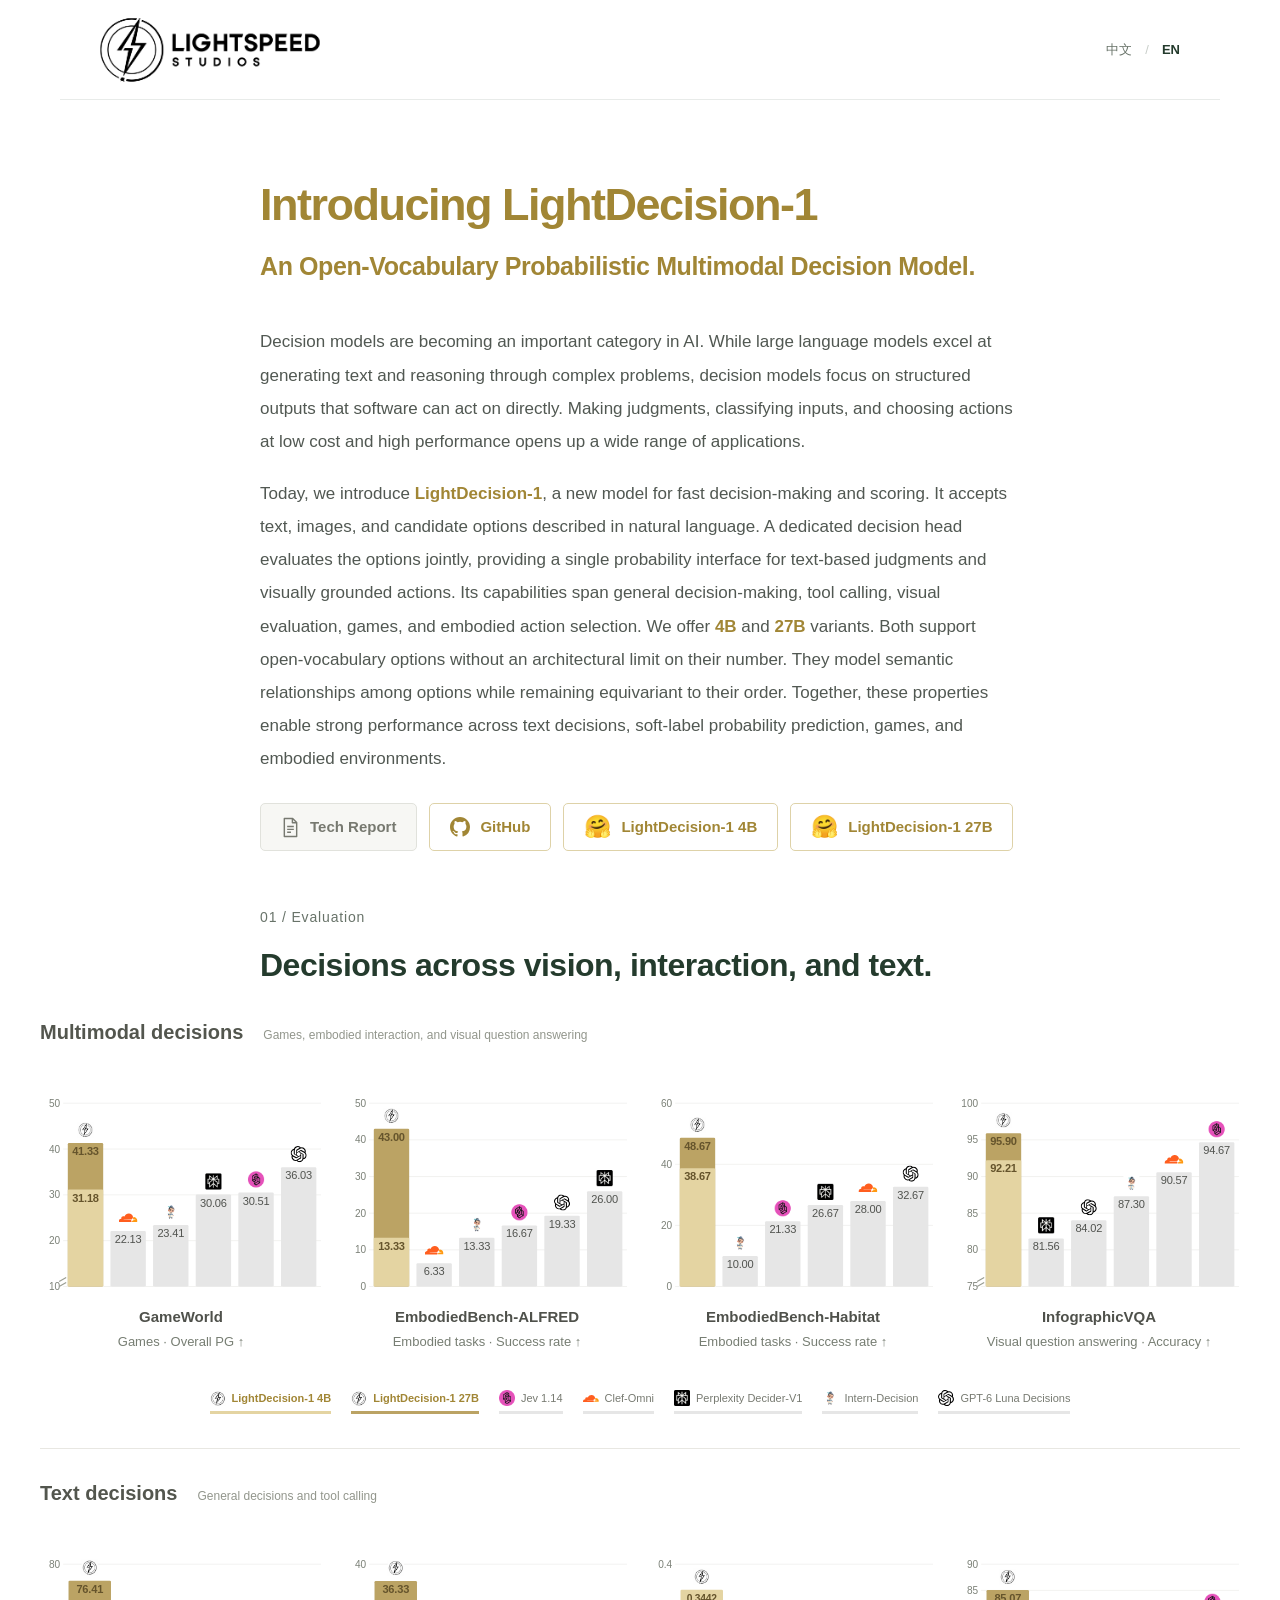
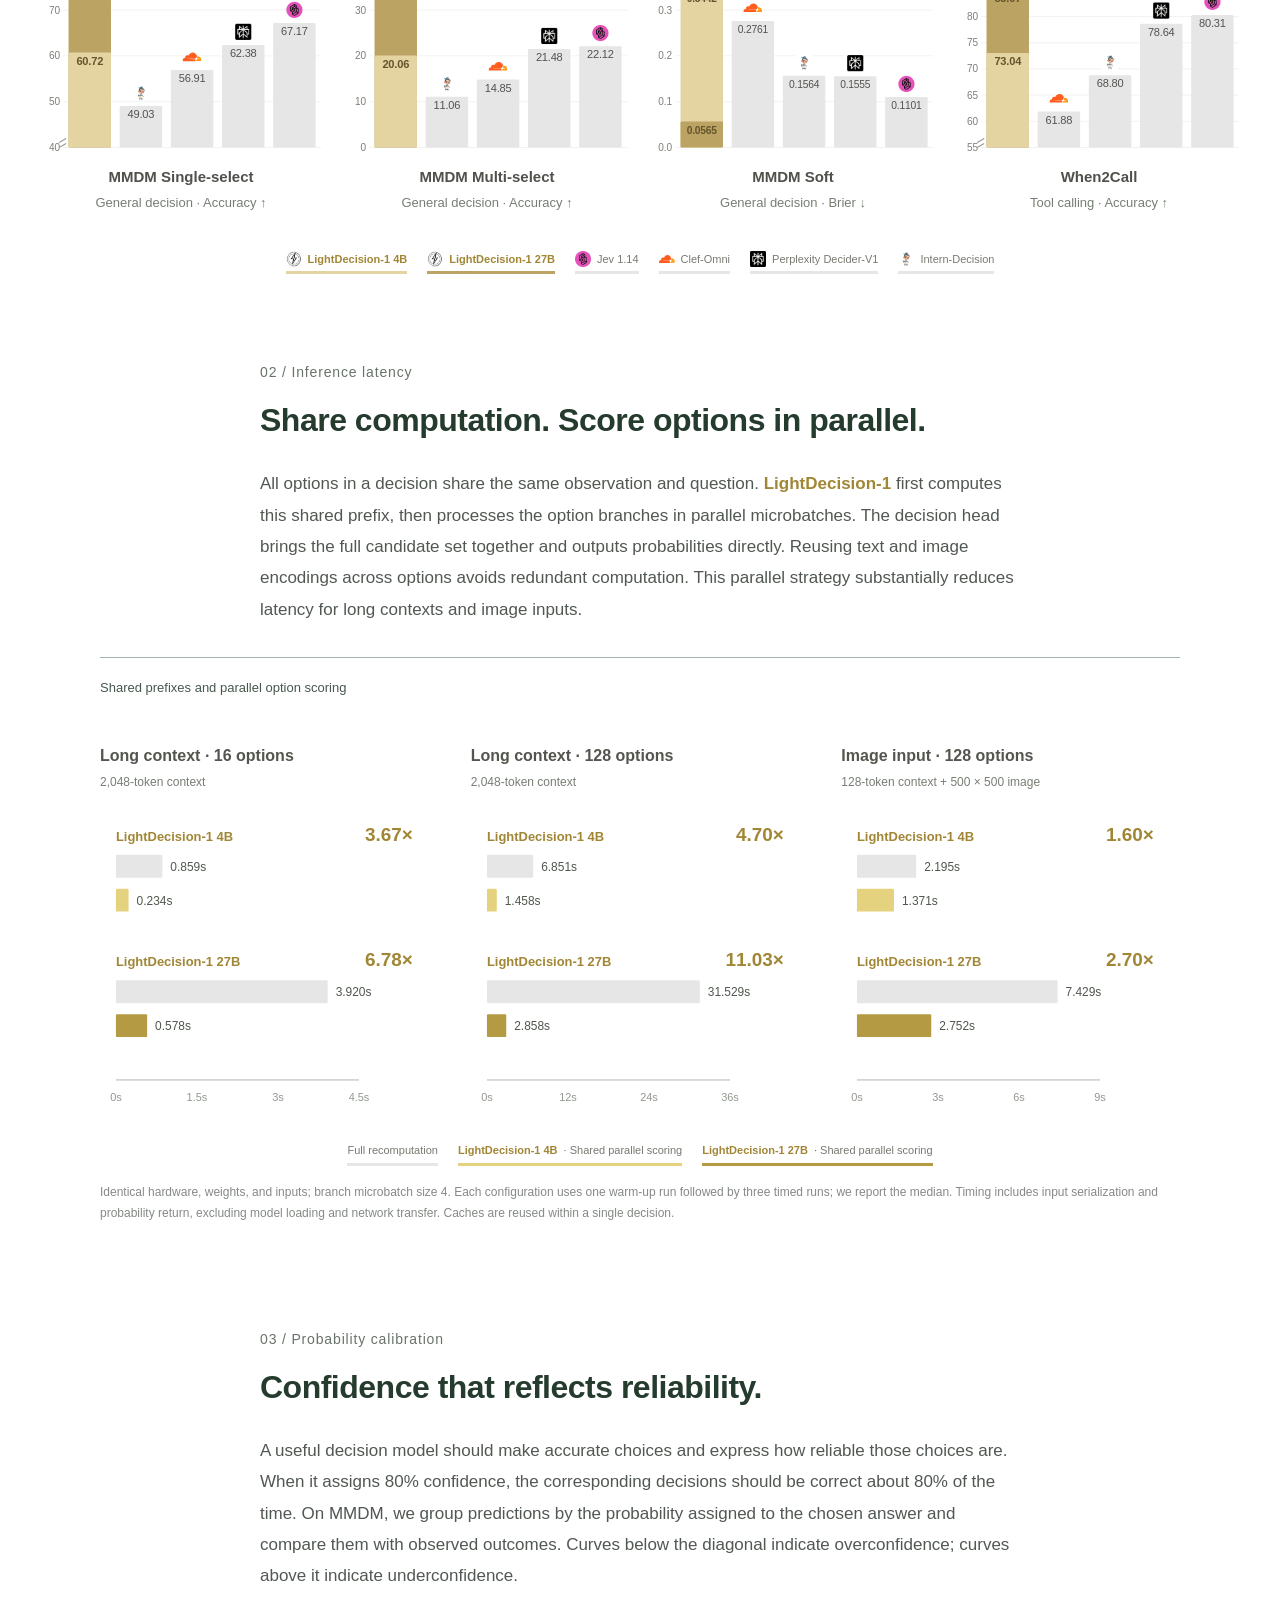
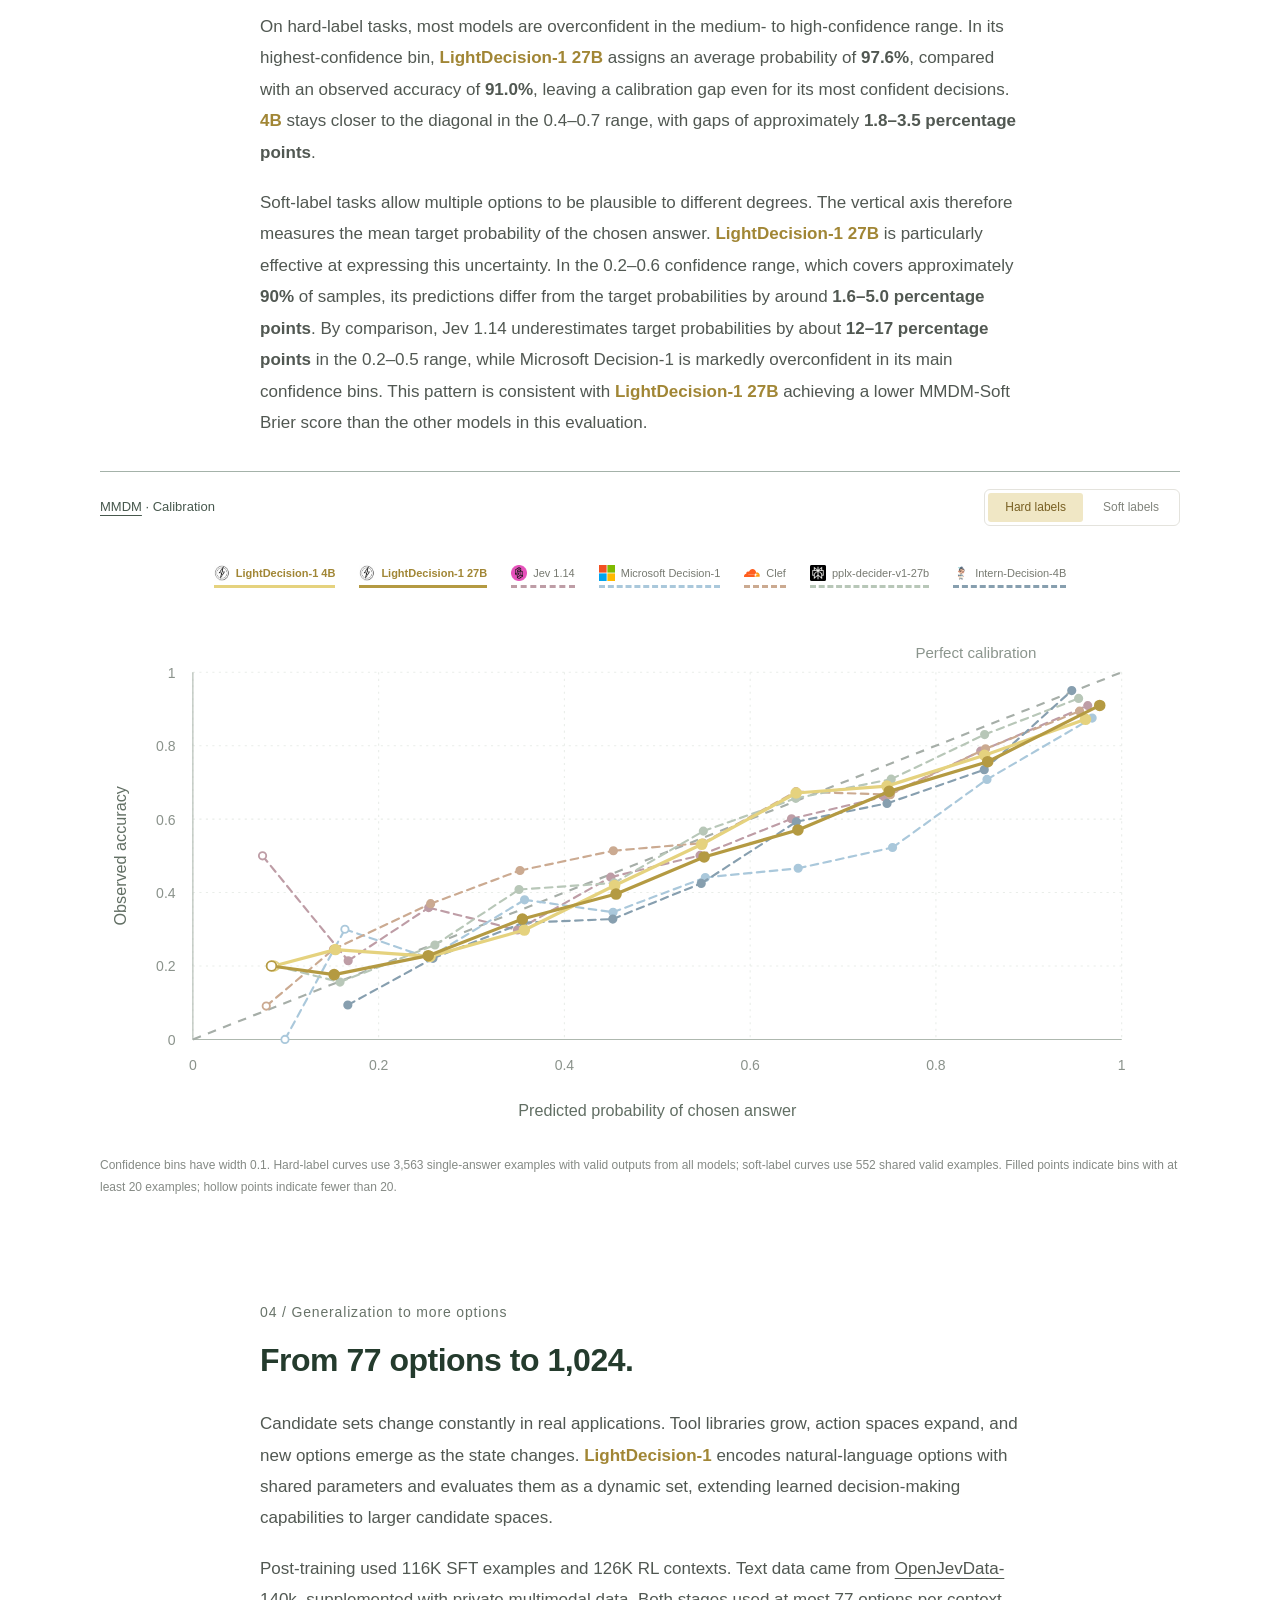
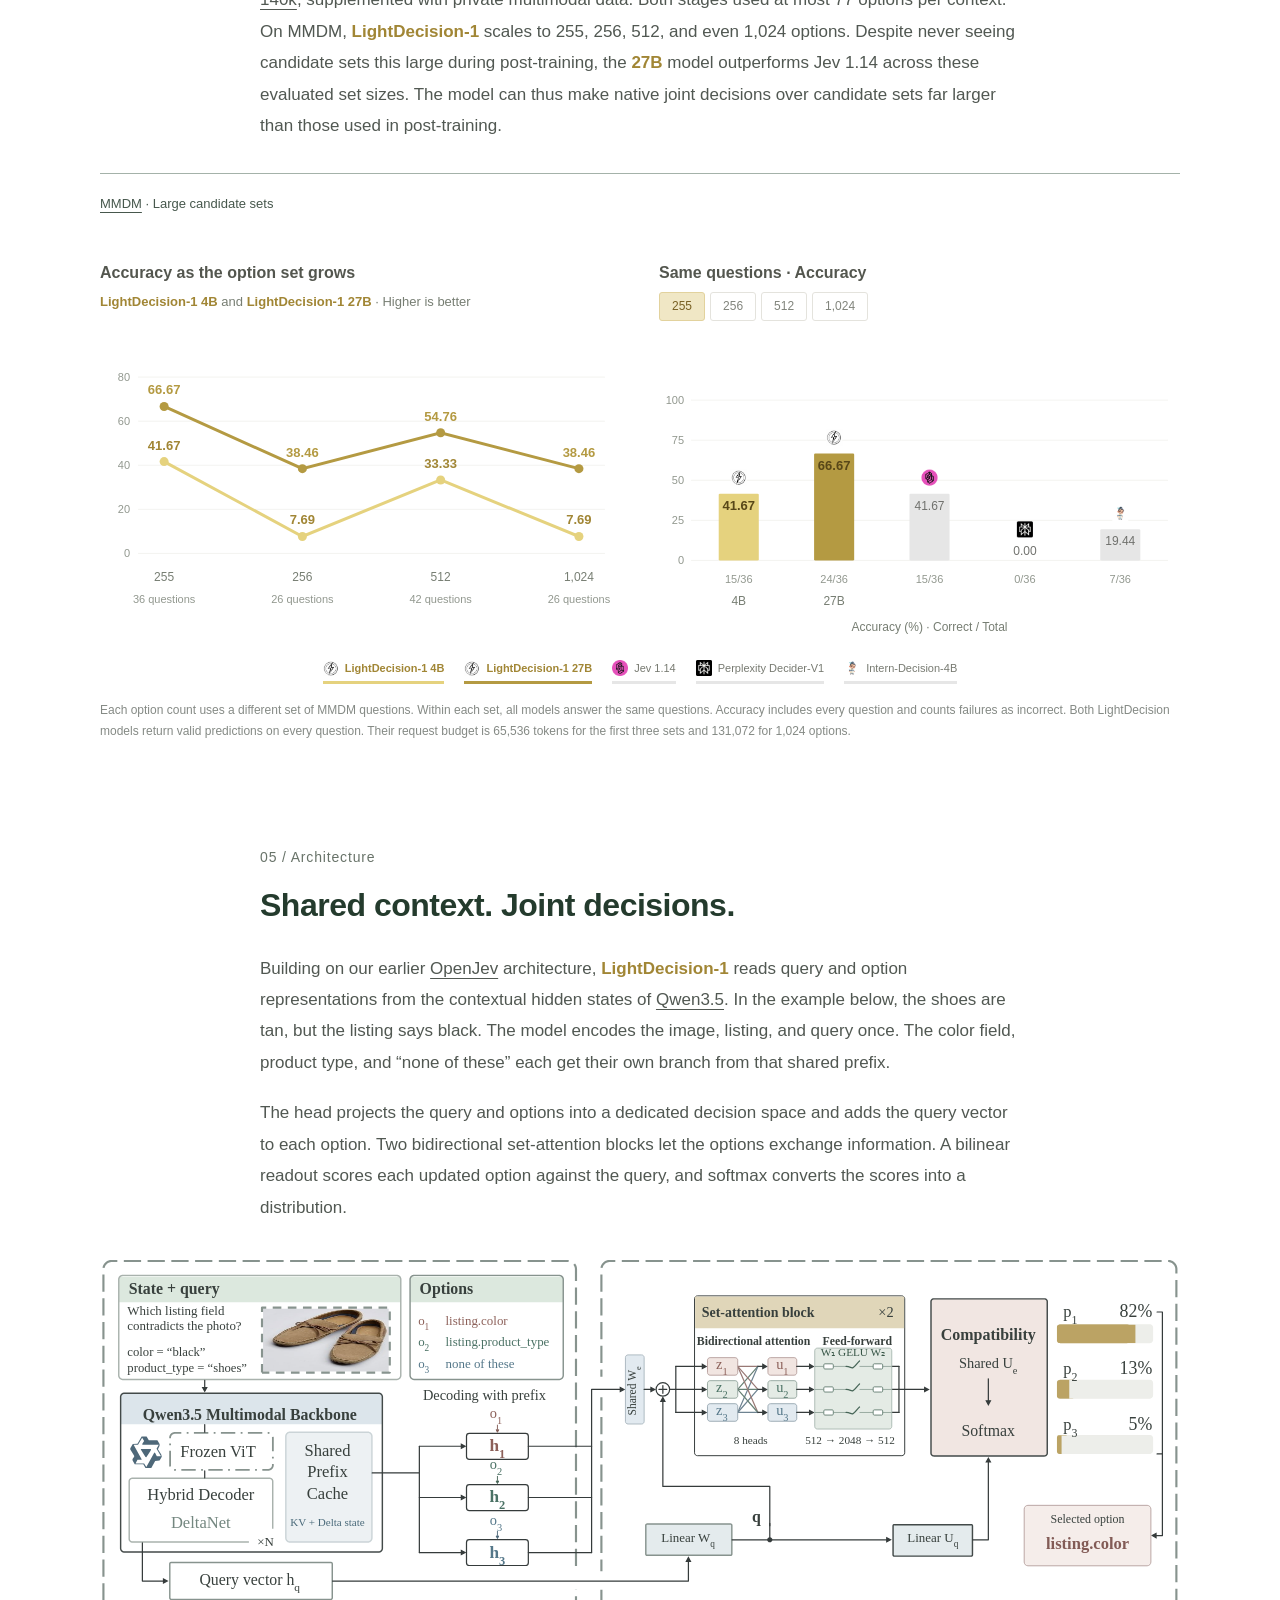
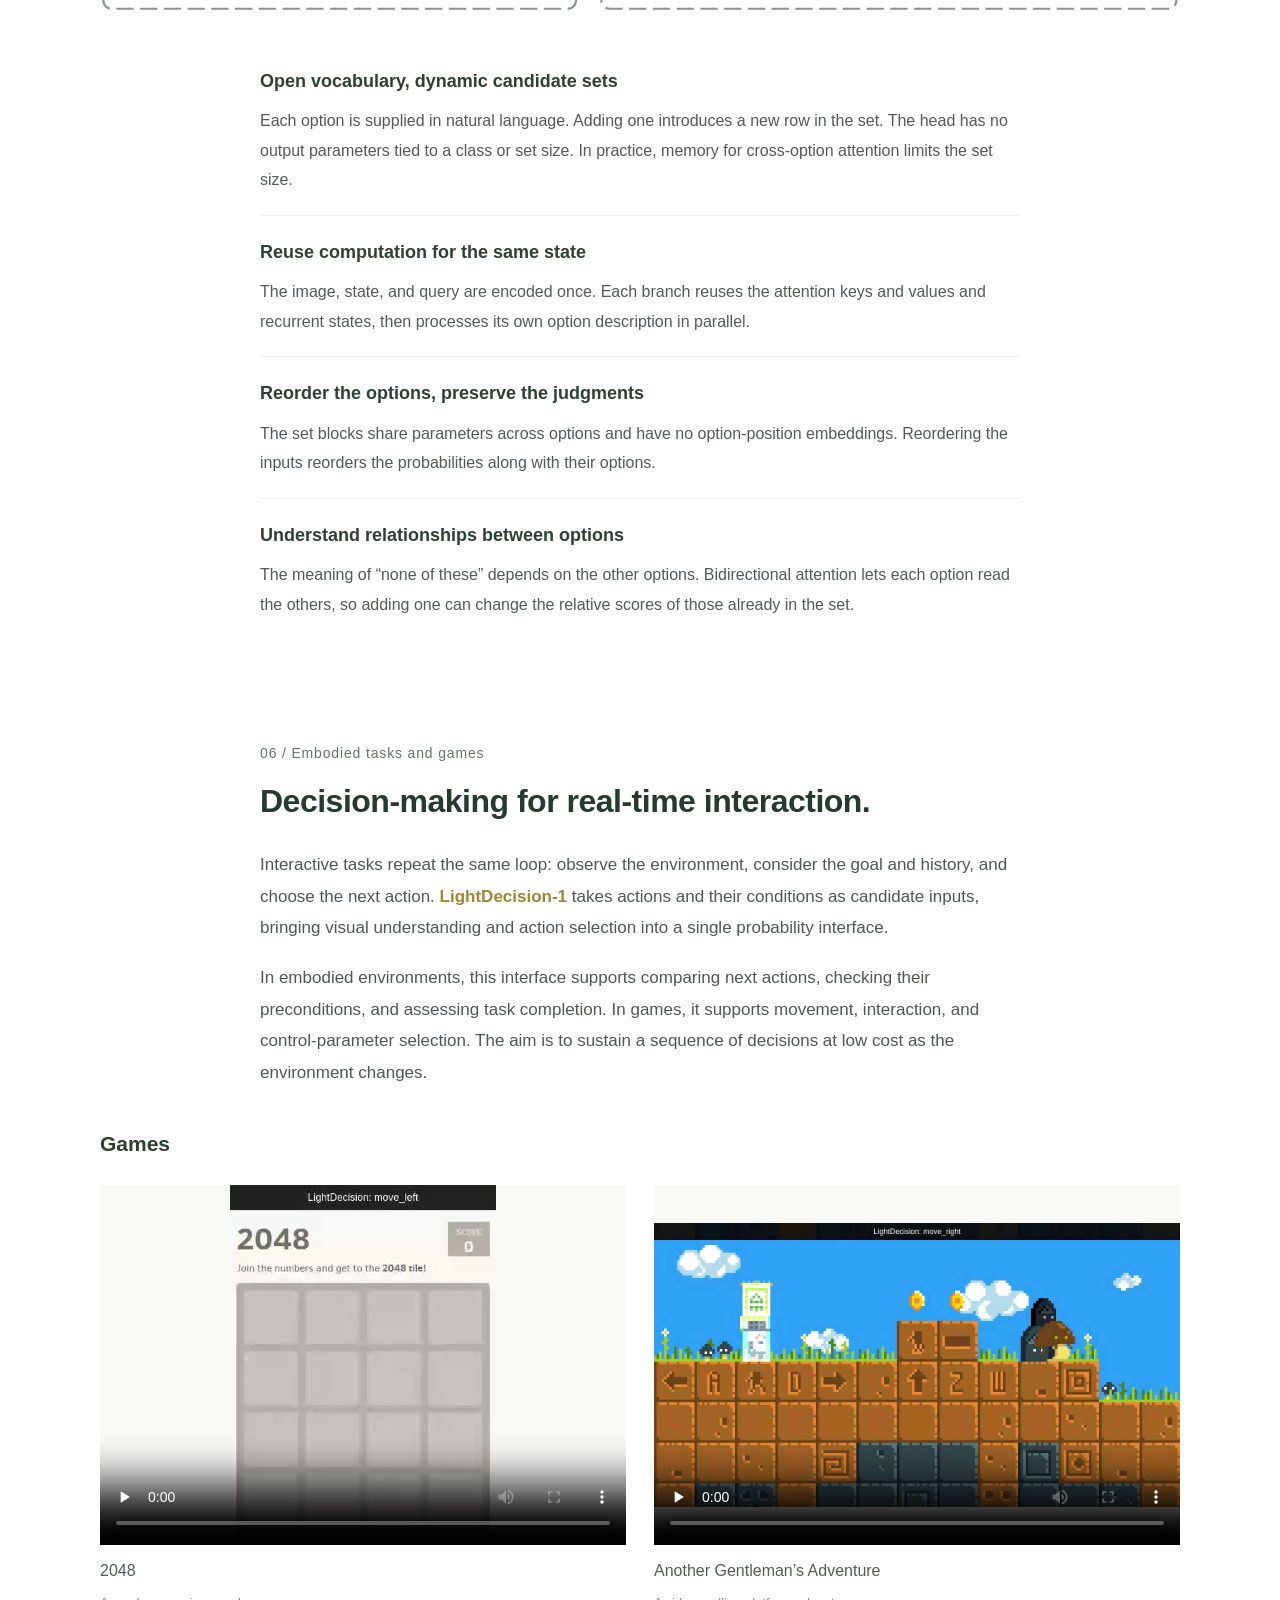
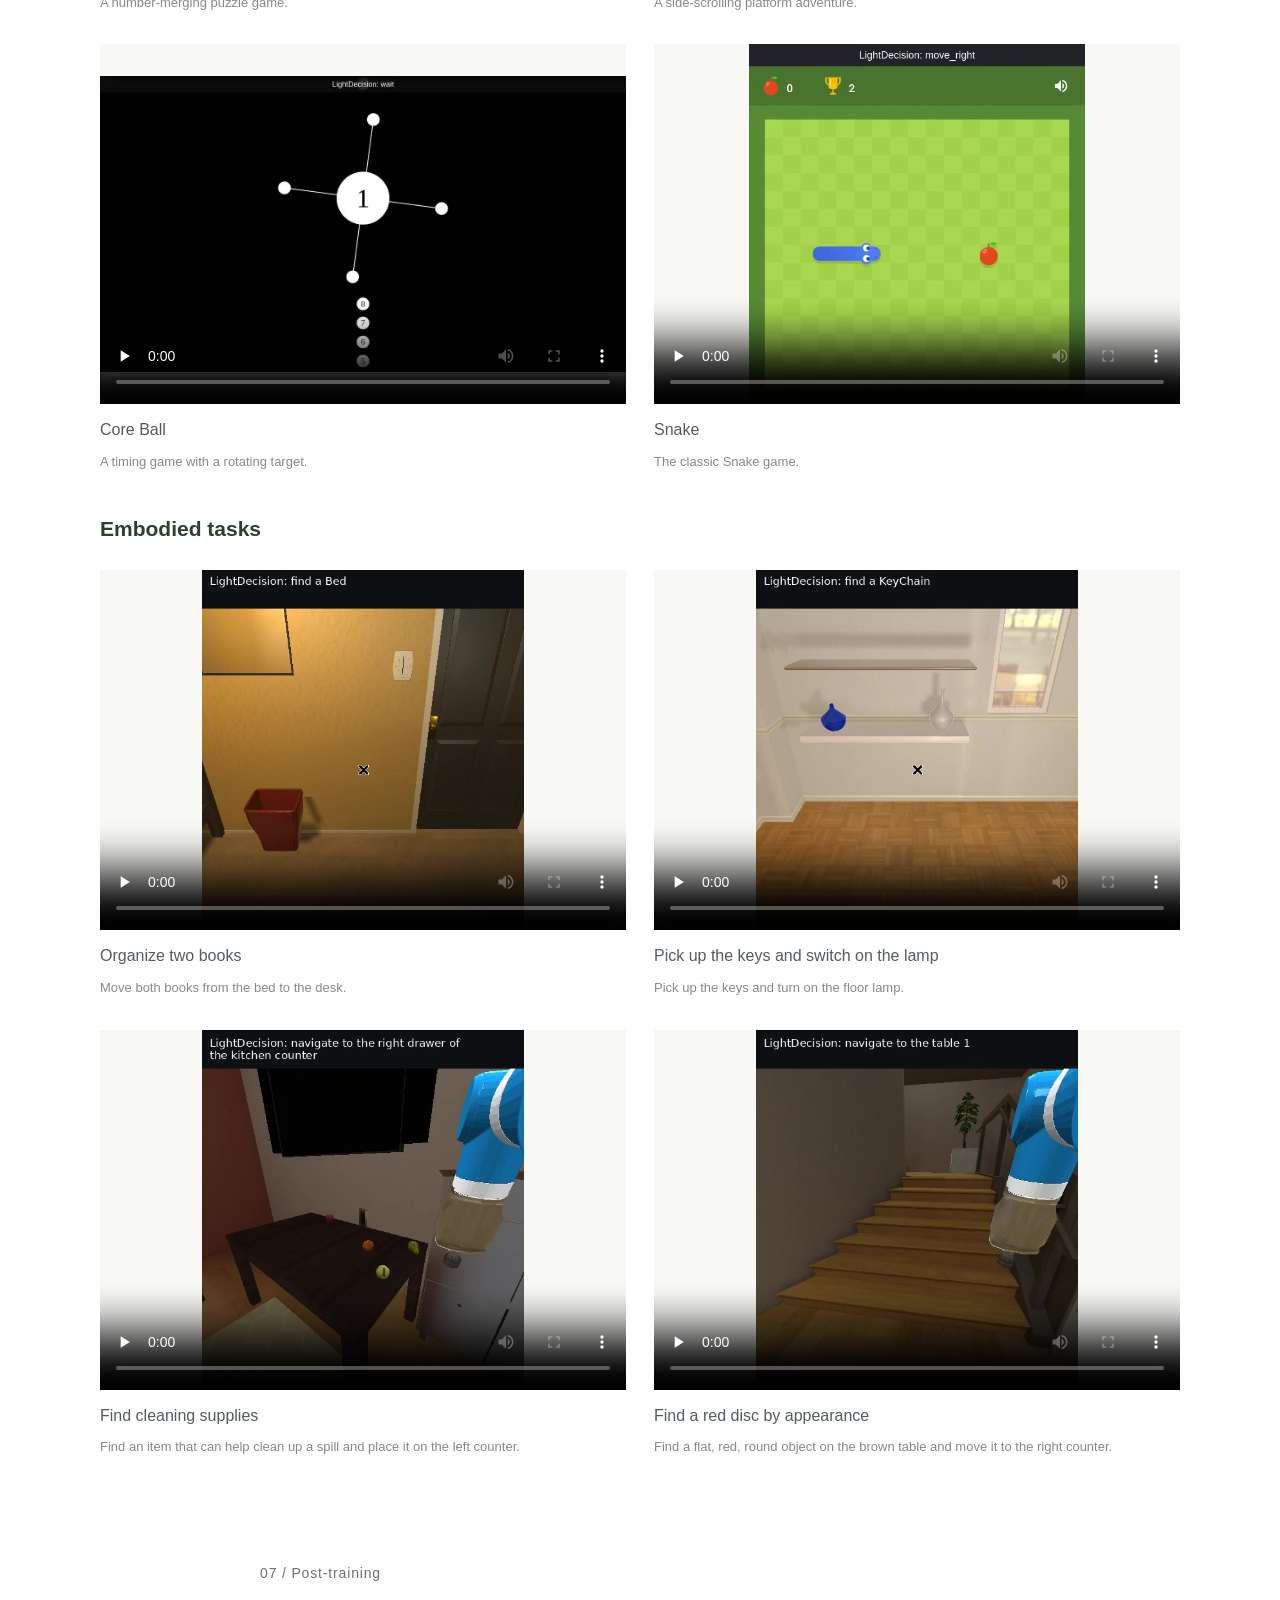
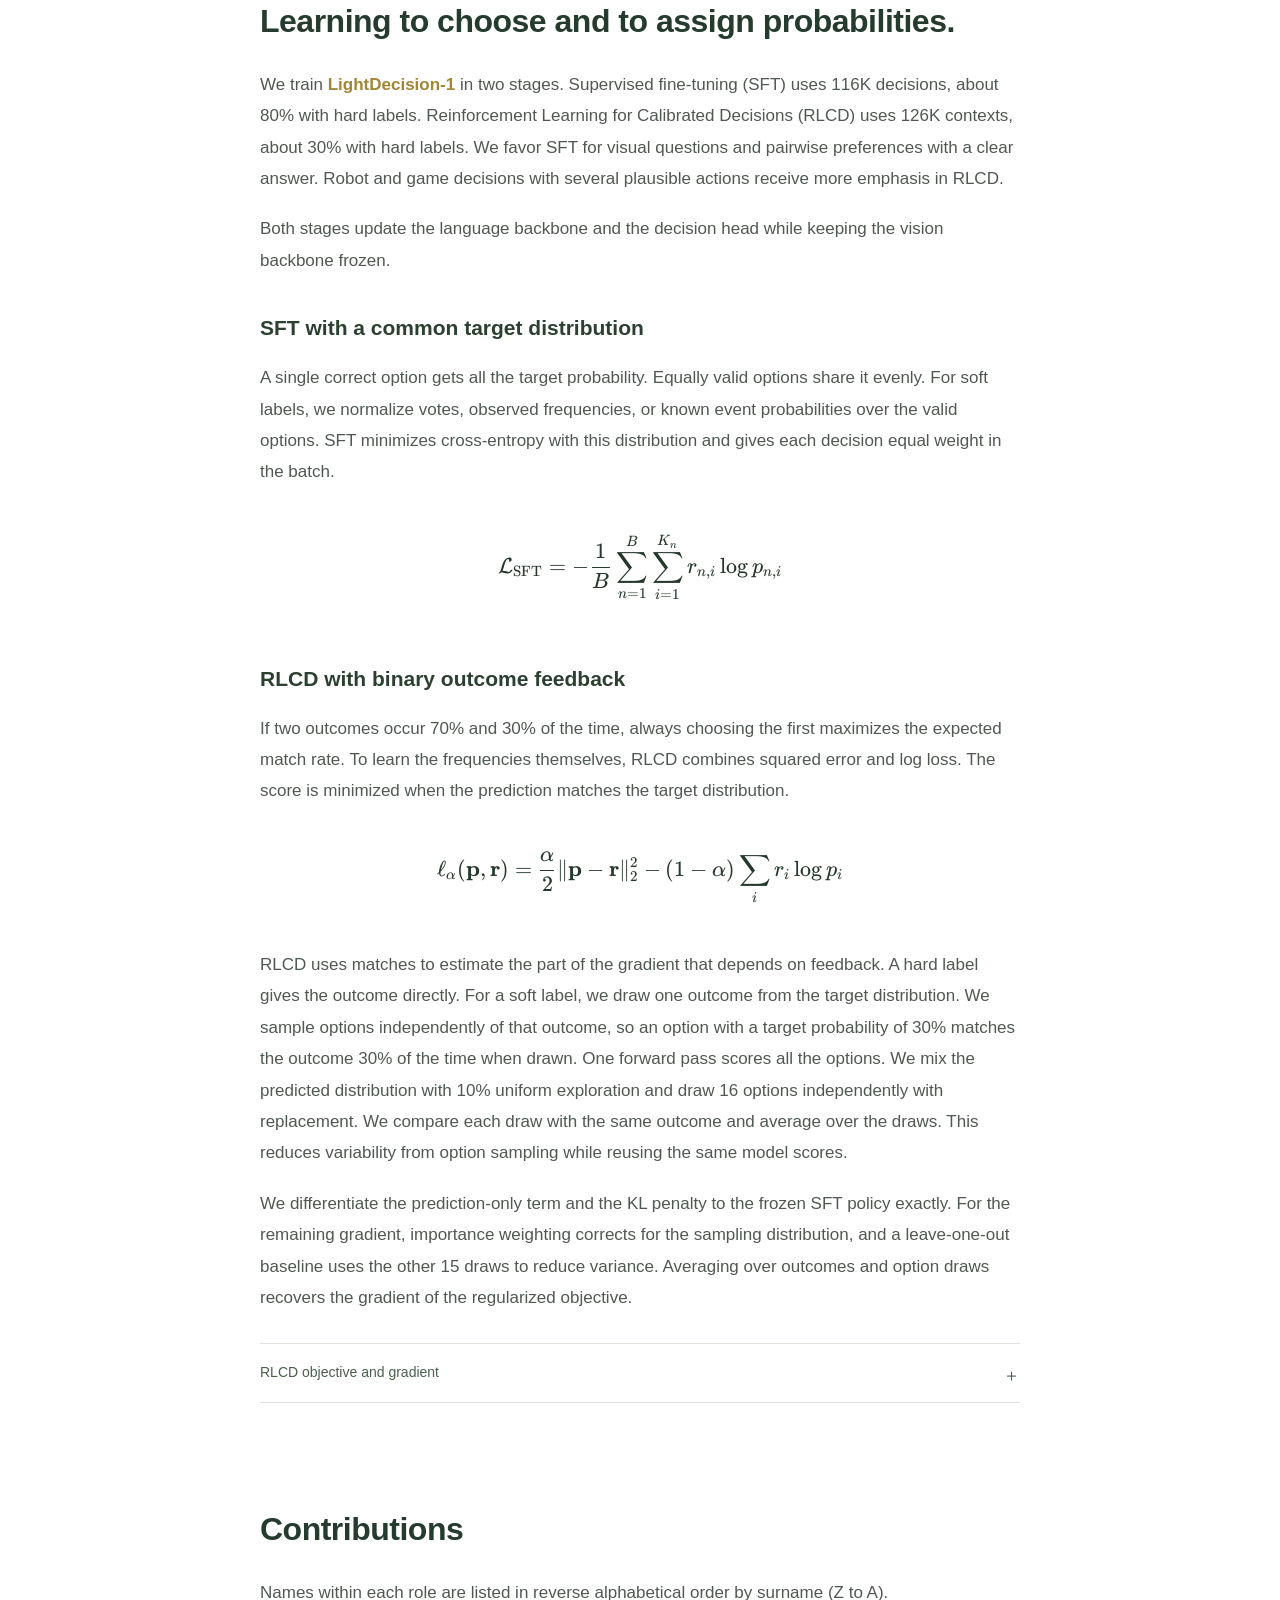
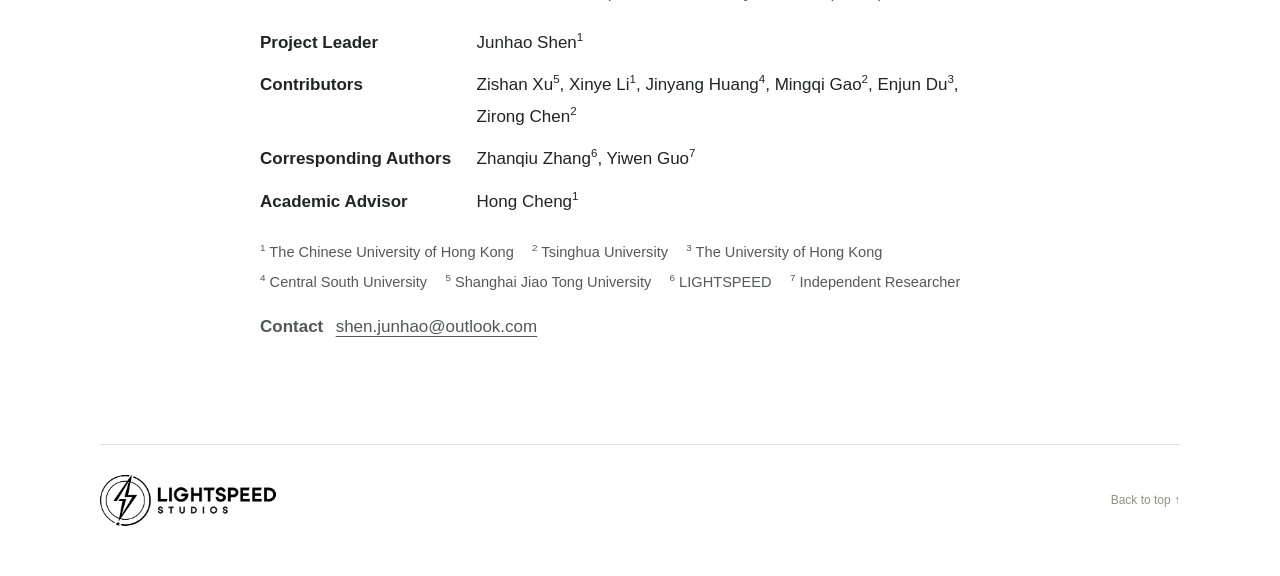
<file: index.en.html>
<!doctype html>
<html lang="en">
  <head>
    <link rel="alternate" hreflang="zh-CN" href="index.zh.html">
    <link rel="alternate" hreflang="en" href="index.html">
    <meta charset="utf-8">
    <meta name="viewport" content="width=device-width, initial-scale=1">
    <meta name="description" content="LightDecision-1: An Open-Vocabulary Probabilistic Multimodal Decision Model. Available in 4B and 27B sizes for text decisions, visual judgments, games, and embodied interaction.">
    <title>Introducing LightDecision-1 · LIGHTSPEED STUDIOS</title>
    <link rel="icon" type="image/png" href="assets/lightspeed-icon.png">
    <link rel="apple-touch-icon" href="assets/lightspeed-icon.png">
    <link rel="stylesheet" href="assets/katex/katex.min.css">
    <link rel="stylesheet" href="style.css">
  </head>
  <body>
    <header class="masthead">
      <a class="brand" href="#top" aria-label="LIGHTSPEED STUDIOS — back to top"><img src="assets/lightspeed-studios.jpg" alt="LIGHTSPEED STUDIOS" width="2650" height="1185"></a>
      <nav class="language-switch" aria-label="Page language"><a href="index.zh.html" data-language="zh-CN" lang="zh-CN" hreflang="zh-CN">中文</a><span class="language-divider" aria-hidden="true">/</span><span lang="en" aria-current="page">EN</span></nav>
    </header>
    <main id="top">
      <article>
        <header class="hero prose">
          <h1>Introducing LightDecision-1<span>An Open-Vocabulary Probabilistic Multimodal Decision Model.</span></h1>
          <p>Decision models are becoming an important category in AI. While large language models excel at generating text and reasoning through complex problems, decision models focus on structured outputs that software can act on directly. Making judgments, classifying inputs, and choosing actions at low cost and high performance opens up a wide range of applications.</p>
          <p>Today, we introduce  <strong class="model-emphasis">LightDecision-1</strong>, a new model for fast decision-making and scoring. It accepts text, images, and candidate options described in natural language. A dedicated decision head evaluates the options jointly, providing a single probability interface for text-based judgments and visually grounded actions. Its capabilities span general decision-making, tool calling, visual evaluation, games, and embodied action selection. We offer  <strong class="model-emphasis">4B</strong> and <strong class="model-emphasis">27B</strong>  variants. Both support open-vocabulary options without an architectural limit on their number. They model semantic relationships among options while remaining equivariant to their order. Together, these properties enable strong performance across text decisions, soft-label probability prediction, games, and embodied environments. </p>
        </header>
        <div class="prose model-downloads" role="group" aria-label="Technical report, source code, and model weights">
          <button class="model-download" type="button" disabled aria-label="Tech Report (currently unavailable)">
            <svg width="19" height="21" viewBox="0 0 20 22" fill="none" stroke="currentColor" stroke-width="1.5" stroke-linejoin="round" aria-hidden="true"><path d="M3.5 1.5h8.8l4.2 4.2v14.8h-13z"/><path d="M12 2v4h4M6.5 10h7M6.5 13h7M6.5 16h4"/></svg>
            <span>Tech Report</span>
          </button>

          <a class="model-download" href="https://github.com/LightDecision/lightdecision-1" target="_blank" rel="noopener">
            <svg width="20" height="20" viewBox="0 0 16 16" fill="currentColor" aria-hidden="true"><path d="M8 0C3.58 0 0 3.58 0 8c0 3.54 2.29 6.53 5.47 7.59.4.07.55-.17.55-.38 0-.19-.01-.82-.01-1.49-2.01.37-2.53-.49-2.69-.94-.09-.23-.48-.94-.82-1.13-.28-.15-.68-.52-.01-.53.63-.01 1.08.58 1.23.82.72 1.21 1.87.87 2.33.66.07-.52.28-.87.51-1.07-1.78-.2-3.64-.89-3.64-3.95 0-.87.31-1.59.82-2.15-.08-.2-.36-1.02.08-2.12 0 0 .67-.21 2.2.82a7.5 7.5 0 0 1 4 0c1.53-1.04 2.2-.82 2.2-.82.44 1.1.16 1.92.08 2.12.51.56.82 1.27.82 2.15 0 3.07-1.87 3.75-3.65 3.95.29.25.54.73.54 1.48 0 1.07-.01 1.93-.01 2.2 0 .21.15.46.55.38A8.01 8.01 0 0 0 16 8c0-4.42-3.58-8-8-8Z"/></svg>
            <span>GitHub</span>
          </a>
          <a class="model-download" href="https://huggingface.co/shenjunhao/lightdecision-1-4b" target="_blank" rel="noopener" aria-label="LightDecision-1 4B · Hugging Face">
            <span class="hf-mark" aria-hidden="true">🤗</span>
            <span>LightDecision-1 4B</span>
          </a>
          <a class="model-download" href="https://huggingface.co/shenjunhao/lightdecision-1-27b" target="_blank" rel="noopener" aria-label="LightDecision-1 27B · Hugging Face">
            <span class="hf-mark" aria-hidden="true">🤗</span>
            <span>LightDecision-1 27B</span>
          </a>
        </div>
        <figure class="results-figure wide" aria-labelledby="results-heading">
          <div class="prose">
            <p class="section-index">01 / Evaluation</p>
            <h2 id="results-heading">Decisions across vision, interaction, and text.</h2>
          </div>
          <section class="evaluation-group" id="multimodal-results">
            <div class="evaluation-group-heading">
              <h3>Multimodal decisions</h3>
              <p>Games, embodied interaction, and visual question answering</p>
            </div>
            <div class="score-strip" tabindex="0" role="region" aria-label="Multimodal decisions">
              <div class="score-grid">
                <section class="score-panel" data-benchmark="gameworld">
                  <svg viewBox="0 13 280 220" role="img" aria-labelledby="chart-gameworld-title chart-gameworld-desc" data-y-min="10" data-y-max="50">
                    <title id="chart-gameworld-title">GameWorld · Games · Overall PG ↑</title>
                    <desc id="chart-gameworld-desc">LightDecision-1 4B 31.18%, LightDecision-1 27B 41.33%, Jev 1.14 30.51%, Clef-Omni 22.13%, Perplexity Decider-V1 30.06%, Intern-Decision-4B 23.41%, GPT-6 Luna Decisions 36.03%</desc>
                    <path class="chart-grid" d="M23 223.00 H279"/>
                    <text class="chart-tick" x="20" y="226.50" text-anchor="end">10</text>
                    <path class="chart-grid" d="M23 177.50 H279"/>
                    <text class="chart-tick" x="20" y="181.00" text-anchor="end">20</text>
                    <path class="chart-grid" d="M23 132.00 H279"/>
                    <text class="chart-tick" x="20" y="135.50" text-anchor="end">30</text>
                    <path class="chart-grid" d="M23 86.50 H279"/>
                    <text class="chart-tick" x="20" y="90.00" text-anchor="end">40</text>
                    <path class="chart-grid" d="M23 41.00 H279"/>
                    <text class="chart-tick" x="20" y="44.50" text-anchor="end">50</text>
                    <path class="axis-break" d="M19 218 l7 -4 M19 223 l7 -4"/>
                    <g class="combined-models" data-composition="overlap-not-sum">
                      <g class="model-bar ours-bar" data-model="lightdecision-1" data-value="41.33">
                        <title>LightDecision-1 27B · 41.33%</title>
                        <rect class="score-bar" x="27.60" y="80.45" width="35.14" height="142.55" fill="#BBA364"/>
                      </g>
                      <g class="model-bar ours-bar" data-model="lightdecision-1-tiny" data-value="31.18">
                        <title>LightDecision-1 4B · 31.18%</title>
                        <rect class="score-bar" x="27.60" y="126.63" width="35.14" height="96.37" fill="#E4D4A2"/>
                      </g>
                      <image class="bar-brand-icon" href="assets/lightspeed-icon.png" x="37.17" y="59.45" width="16" height="16"/>
                      <text class="bar-score ours-score" x="45.17" y="138.63" data-score-model="lightdecision-1-tiny" text-anchor="middle">31.18</text>
                      <text class="bar-score ours-score" x="45.17" y="92.45" data-score-model="lightdecision-1" text-anchor="middle">41.33</text>
                    </g>
                    <g class="model-bar baseline-bar" data-model="clef" data-value="22.13">
                      <title>Clef-Omni · 22.13%</title>
                      <rect class="score-bar" x="69.93" y="167.81" width="35.14" height="55.19" fill="#E6E6E6"/>
                      <image class="bar-brand-icon" href="assets/model-icons/cloudflare.svg" x="78.00" y="146.81" width="19" height="16"/>
                    </g>
                    <text class="bar-score" x="87.50" y="179.81" data-score-model="clef" text-anchor="middle">22.13</text>
                    <g class="model-bar baseline-bar" data-model="intern" data-value="23.41">
                      <title>Intern-Decision-4B · 23.41%</title>
                      <rect class="score-bar" x="112.27" y="161.98" width="35.14" height="61.02" fill="#E6E6E6"/>
                      <image class="bar-brand-icon" href="assets/model-icons/intern.png" x="121.83" y="140.98" width="16" height="16"/>
                    </g>
                    <text class="bar-score" x="129.83" y="173.98" data-score-model="intern" text-anchor="middle">23.41</text>
                    <g class="model-bar baseline-bar" data-model="pplx" data-value="30.06">
                      <title>Perplexity Decider-V1 · 30.06%</title>
                      <rect class="score-bar" x="154.60" y="131.73" width="35.14" height="91.27" fill="#E6E6E6"/>
                      <image class="bar-brand-icon" href="assets/model-icons/pplx.ico" x="164.17" y="110.73" width="16" height="16"/>
                    </g>
                    <text class="bar-score" x="172.17" y="143.73" data-score-model="pplx" text-anchor="middle">30.06</text>
                    <g class="model-bar baseline-bar" data-model="jev114" data-value="30.51">
                      <title>Jev 1.14 · 30.51%</title>
                      <rect class="score-bar" x="196.93" y="129.68" width="35.14" height="93.32" fill="#E6E6E6"/>
                      <image class="bar-brand-icon" href="assets/model-icons/jev114.png" x="206.50" y="108.68" width="16" height="16"/>
                    </g>
                    <text class="bar-score" x="214.50" y="141.68" data-score-model="jev114" text-anchor="middle">30.51</text>
                    <g class="model-bar baseline-bar" data-model="luna" data-value="36.03">
                      <title>GPT-6 Luna Decisions · 36.03%</title>
                      <rect class="score-bar" x="239.27" y="104.56" width="35.14" height="118.44" fill="#E6E6E6"/>
                      <image class="bar-brand-icon" href="assets/model-icons/openai.svg" x="248.83" y="83.56" width="16" height="16"/>
                    </g>
                    <text class="bar-score" x="256.83" y="116.56" data-score-model="luna" text-anchor="middle">36.03</text>
                  </svg>
                  <h4><a href="https://gameworld-project.github.io/" target="_blank" rel="noopener">GameWorld</a></h4>
                  <p>Games · Overall PG ↑</p>
                </section>
                <section class="score-panel" data-benchmark="alfred">
                  <svg viewBox="0 13 280 220" role="img" aria-labelledby="chart-alfred-title chart-alfred-desc" data-y-min="0" data-y-max="50">
                    <title id="chart-alfred-title">EmbodiedBench-ALFRED · Embodied tasks · Success rate ↑</title>
                    <desc id="chart-alfred-desc">LightDecision-1 4B 13.33%, LightDecision-1 27B 43.00%, Jev 1.14 16.67%, Clef-Omni 6.33%, Perplexity Decider-V1 26.00%, Intern-Decision-4B 13.33%, GPT-6 Luna Decisions 19.33%</desc>
                    <path class="chart-grid" d="M23 223.00 H279"/>
                    <text class="chart-tick" x="20" y="226.50" text-anchor="end">0</text>
                    <path class="chart-grid" d="M23 186.60 H279"/>
                    <text class="chart-tick" x="20" y="190.10" text-anchor="end">10</text>
                    <path class="chart-grid" d="M23 150.20 H279"/>
                    <text class="chart-tick" x="20" y="153.70" text-anchor="end">20</text>
                    <path class="chart-grid" d="M23 113.80 H279"/>
                    <text class="chart-tick" x="20" y="117.30" text-anchor="end">30</text>
                    <path class="chart-grid" d="M23 77.40 H279"/>
                    <text class="chart-tick" x="20" y="80.90" text-anchor="end">40</text>
                    <path class="chart-grid" d="M23 41.00 H279"/>
                    <text class="chart-tick" x="20" y="44.50" text-anchor="end">50</text>
                    <g class="combined-models" data-composition="overlap-not-sum">
                      <g class="model-bar ours-bar" data-model="lightdecision-1" data-value="43.00">
                        <title>LightDecision-1 27B · 43.00%</title>
                        <rect class="score-bar" x="27.60" y="66.48" width="35.14" height="156.52" fill="#BBA364"/>
                      </g>
                      <g class="model-bar ours-bar" data-model="lightdecision-1-tiny" data-value="13.33">
                        <title>LightDecision-1 4B · 13.33%</title>
                        <rect class="score-bar" x="27.60" y="174.48" width="35.14" height="48.52" fill="#E4D4A2"/>
                      </g>
                      <image class="bar-brand-icon" href="assets/lightspeed-icon.png" x="37.17" y="45.48" width="16" height="16"/>
                      <text class="bar-score ours-score" x="45.17" y="186.48" data-score-model="lightdecision-1-tiny" text-anchor="middle">13.33</text>
                      <text class="bar-score ours-score" x="45.17" y="78.48" data-score-model="lightdecision-1" text-anchor="middle">43.00</text>
                    </g>
                    <g class="model-bar baseline-bar" data-model="clef" data-value="6.33">
                      <title>Clef-Omni · 6.33%</title>
                      <rect class="score-bar" x="69.93" y="199.96" width="35.14" height="23.04" fill="#E6E6E6"/>
                      <image class="bar-brand-icon" href="assets/model-icons/cloudflare.svg" x="78.00" y="178.96" width="19" height="16"/>
                    </g>
                    <text class="bar-score" x="87.50" y="211.96" data-score-model="clef" text-anchor="middle">6.33</text>
                    <g class="model-bar baseline-bar" data-model="intern" data-value="13.33">
                      <title>Intern-Decision-4B · 13.33%</title>
                      <rect class="score-bar" x="112.27" y="174.48" width="35.14" height="48.52" fill="#E6E6E6"/>
                      <image class="bar-brand-icon" href="assets/model-icons/intern.png" x="121.83" y="153.48" width="16" height="16"/>
                    </g>
                    <text class="bar-score" x="129.83" y="186.48" data-score-model="intern" text-anchor="middle">13.33</text>
                    <g class="model-bar baseline-bar" data-model="jev114" data-value="16.67">
                      <title>Jev 1.14 · 16.67%</title>
                      <rect class="score-bar" x="154.60" y="162.32" width="35.14" height="60.68" fill="#E6E6E6"/>
                      <image class="bar-brand-icon" href="assets/model-icons/jev114.png" x="164.17" y="141.32" width="16" height="16"/>
                    </g>
                    <text class="bar-score" x="172.17" y="174.32" data-score-model="jev114" text-anchor="middle">16.67</text>
                    <g class="model-bar baseline-bar" data-model="luna" data-value="19.33">
                      <title>GPT-6 Luna Decisions · 19.33%</title>
                      <rect class="score-bar" x="196.93" y="152.64" width="35.14" height="70.36" fill="#E6E6E6"/>
                      <image class="bar-brand-icon" href="assets/model-icons/openai.svg" x="206.50" y="131.64" width="16" height="16"/>
                    </g>
                    <text class="bar-score" x="214.50" y="164.64" data-score-model="luna" text-anchor="middle">19.33</text>
                    <g class="model-bar baseline-bar" data-model="pplx" data-value="26.00">
                      <title>Perplexity Decider-V1 · 26.00%</title>
                      <rect class="score-bar" x="239.27" y="128.36" width="35.14" height="94.64" fill="#E6E6E6"/>
                      <image class="bar-brand-icon" href="assets/model-icons/pplx.ico" x="248.83" y="107.36" width="16" height="16"/>
                    </g>
                    <text class="bar-score" x="256.83" y="140.36" data-score-model="pplx" text-anchor="middle">26.00</text>
                  </svg>
                  <h4><a href="https://embodiedbench.github.io/" target="_blank" rel="noopener">EmbodiedBench-ALFRED</a></h4>
                  <p>Embodied tasks · Success rate ↑</p>
                </section>
                <section class="score-panel" data-benchmark="habitat">
                  <svg viewBox="0 13 280 220" role="img" aria-labelledby="chart-habitat-title chart-habitat-desc" data-y-min="0" data-y-max="60">
                    <title id="chart-habitat-title">EmbodiedBench-Habitat · Embodied tasks · Success rate ↑</title>
                    <desc id="chart-habitat-desc">LightDecision-1 4B 38.67%, LightDecision-1 27B 48.67%, Jev 1.14 21.33%, Clef-Omni 28.00%, Perplexity Decider-V1 26.67%, Intern-Decision-4B 10.00%, GPT-6 Luna Decisions 32.67%</desc>
                    <path class="chart-grid" d="M23 223.00 H279"/>
                    <text class="chart-tick" x="20" y="226.50" text-anchor="end">0</text>
                    <path class="chart-grid" d="M23 162.33 H279"/>
                    <text class="chart-tick" x="20" y="165.83" text-anchor="end">20</text>
                    <path class="chart-grid" d="M23 101.67 H279"/>
                    <text class="chart-tick" x="20" y="105.17" text-anchor="end">40</text>
                    <path class="chart-grid" d="M23 41.00 H279"/>
                    <text class="chart-tick" x="20" y="44.50" text-anchor="end">60</text>
                    <g class="combined-models" data-composition="overlap-not-sum">
                      <g class="model-bar ours-bar" data-model="lightdecision-1" data-value="48.67">
                        <title>LightDecision-1 27B · 48.67%</title>
                        <rect class="score-bar" x="27.60" y="75.37" width="35.14" height="147.63" fill="#BBA364"/>
                      </g>
                      <g class="model-bar ours-bar" data-model="lightdecision-1-tiny" data-value="38.67">
                        <title>LightDecision-1 4B · 38.67%</title>
                        <rect class="score-bar" x="27.60" y="105.70" width="35.14" height="117.30" fill="#E4D4A2"/>
                      </g>
                      <image class="bar-brand-icon" href="assets/lightspeed-icon.png" x="37.17" y="54.37" width="16" height="16"/>
                      <text class="bar-score ours-score" x="45.17" y="117.70" data-score-model="lightdecision-1-tiny" text-anchor="middle">38.67</text>
                      <text class="bar-score ours-score" x="45.17" y="87.37" data-score-model="lightdecision-1" text-anchor="middle">48.67</text>
                    </g>
                    <g class="model-bar baseline-bar" data-model="intern" data-value="10.00">
                      <title>Intern-Decision-4B · 10.00%</title>
                      <rect class="score-bar" x="69.93" y="192.67" width="35.14" height="30.33" fill="#E6E6E6"/>
                      <image class="bar-brand-icon" href="assets/model-icons/intern.png" x="79.50" y="171.67" width="16" height="16"/>
                    </g>
                    <text class="bar-score" x="87.50" y="204.67" data-score-model="intern" text-anchor="middle">10.00</text>
                    <g class="model-bar baseline-bar" data-model="jev114" data-value="21.33">
                      <title>Jev 1.14 · 21.33%</title>
                      <rect class="score-bar" x="112.27" y="158.30" width="35.14" height="64.70" fill="#E6E6E6"/>
                      <image class="bar-brand-icon" href="assets/model-icons/jev114.png" x="121.83" y="137.30" width="16" height="16"/>
                    </g>
                    <text class="bar-score" x="129.83" y="170.30" data-score-model="jev114" text-anchor="middle">21.33</text>
                    <g class="model-bar baseline-bar" data-model="pplx" data-value="26.67">
                      <title>Perplexity Decider-V1 · 26.67%</title>
                      <rect class="score-bar" x="154.60" y="142.10" width="35.14" height="80.90" fill="#E6E6E6"/>
                      <image class="bar-brand-icon" href="assets/model-icons/pplx.ico" x="164.17" y="121.10" width="16" height="16"/>
                    </g>
                    <text class="bar-score" x="172.17" y="154.10" data-score-model="pplx" text-anchor="middle">26.67</text>
                    <g class="model-bar baseline-bar" data-model="clef" data-value="28.00">
                      <title>Clef-Omni · 28.00%</title>
                      <rect class="score-bar" x="196.93" y="138.07" width="35.14" height="84.93" fill="#E6E6E6"/>
                      <image class="bar-brand-icon" href="assets/model-icons/cloudflare.svg" x="205.00" y="117.07" width="19" height="16"/>
                    </g>
                    <text class="bar-score" x="214.50" y="150.07" data-score-model="clef" text-anchor="middle">28.00</text>
                    <g class="model-bar baseline-bar" data-model="luna" data-value="32.67">
                      <title>GPT-6 Luna Decisions · 32.67%</title>
                      <rect class="score-bar" x="239.27" y="123.90" width="35.14" height="99.10" fill="#E6E6E6"/>
                      <image class="bar-brand-icon" href="assets/model-icons/openai.svg" x="248.83" y="102.90" width="16" height="16"/>
                    </g>
                    <text class="bar-score" x="256.83" y="135.90" data-score-model="luna" text-anchor="middle">32.67</text>
                  </svg>
                  <h4><a href="https://embodiedbench.github.io/" target="_blank" rel="noopener">EmbodiedBench-Habitat</a></h4>
                  <p>Embodied tasks · Success rate ↑</p>
                </section>
                <section class="score-panel" data-benchmark="infovqa">
                  <svg viewBox="0 13 280 220" role="img" aria-labelledby="chart-infovqa-title chart-infovqa-desc" data-y-min="75" data-y-max="100">
                    <title id="chart-infovqa-title">InfographicVQA · Visual question answering · Accuracy ↑</title>
                    <desc id="chart-infovqa-desc">LightDecision-1 4B 92.21%, LightDecision-1 27B 95.90%, Jev 1.14 94.67%, Clef-Omni 90.57%, Perplexity Decider-V1 81.56%, Intern-Decision-4B 87.30%, GPT-6 Luna Decisions 84.02%</desc>
                    <path class="chart-grid" d="M23 223.00 H279"/>
                    <text class="chart-tick" x="20" y="226.50" text-anchor="end">75</text>
                    <path class="chart-grid" d="M23 186.60 H279"/>
                    <text class="chart-tick" x="20" y="190.10" text-anchor="end">80</text>
                    <path class="chart-grid" d="M23 150.20 H279"/>
                    <text class="chart-tick" x="20" y="153.70" text-anchor="end">85</text>
                    <path class="chart-grid" d="M23 113.80 H279"/>
                    <text class="chart-tick" x="20" y="117.30" text-anchor="end">90</text>
                    <path class="chart-grid" d="M23 77.40 H279"/>
                    <text class="chart-tick" x="20" y="80.90" text-anchor="end">95</text>
                    <path class="chart-grid" d="M23 41.00 H279"/>
                    <text class="chart-tick" x="20" y="44.50" text-anchor="end">100</text>
                    <path class="axis-break" d="M19 218 l7 -4 M19 223 l7 -4"/>
                    <g class="combined-models" data-composition="overlap-not-sum">
                      <g class="model-bar ours-bar" data-model="lightdecision-1" data-value="95.90">
                        <title>LightDecision-1 27B · 95.90%</title>
                        <rect class="score-bar" x="27.60" y="70.85" width="35.14" height="152.15" fill="#BBA364"/>
                      </g>
                      <g class="model-bar ours-bar" data-model="lightdecision-1-tiny" data-value="92.21">
                        <title>LightDecision-1 4B · 92.21%</title>
                        <rect class="score-bar" x="27.60" y="97.71" width="35.14" height="125.29" fill="#E4D4A2"/>
                      </g>
                      <image class="bar-brand-icon" href="assets/lightspeed-icon.png" x="37.17" y="49.85" width="16" height="16"/>
                      <text class="bar-score ours-score" x="45.17" y="109.71" data-score-model="lightdecision-1-tiny" text-anchor="middle">92.21</text>
                      <text class="bar-score ours-score" x="45.17" y="82.85" data-score-model="lightdecision-1" text-anchor="middle">95.90</text>
                    </g>
                    <g class="model-bar baseline-bar" data-model="pplx" data-value="81.56">
                      <title>Perplexity Decider-V1 · 81.56%</title>
                      <rect class="score-bar" x="69.93" y="175.24" width="35.14" height="47.76" fill="#E6E6E6"/>
                      <image class="bar-brand-icon" href="assets/model-icons/pplx.ico" x="79.50" y="154.24" width="16" height="16"/>
                    </g>
                    <text class="bar-score" x="87.50" y="187.24" data-score-model="pplx" text-anchor="middle">81.56</text>
                    <g class="model-bar baseline-bar" data-model="luna" data-value="84.02">
                      <title>GPT-6 Luna Decisions · 84.02%</title>
                      <rect class="score-bar" x="112.27" y="157.33" width="35.14" height="65.67" fill="#E6E6E6"/>
                      <image class="bar-brand-icon" href="assets/model-icons/openai.svg" x="121.83" y="136.33" width="16" height="16"/>
                    </g>
                    <text class="bar-score" x="129.83" y="169.33" data-score-model="luna" text-anchor="middle">84.02</text>
                    <g class="model-bar baseline-bar" data-model="intern" data-value="87.30">
                      <title>Intern-Decision-4B · 87.30% · Decision Index</title>
                      <rect class="score-bar" x="154.60" y="133.46" width="35.14" height="89.54" fill="#E6E6E6"/>
                      <image class="bar-brand-icon" href="assets/model-icons/intern.png" x="164.17" y="112.46" width="16" height="16"/>
                    </g>
                    <text class="bar-score" x="172.17" y="145.46" data-score-model="intern" text-anchor="middle">87.30</text>
                    <g class="model-bar baseline-bar" data-model="clef" data-value="90.57">
                      <title>Clef-Omni · 90.57% · Decision Index</title>
                      <rect class="score-bar" x="196.93" y="109.65" width="35.14" height="113.35" fill="#E6E6E6"/>
                      <image class="bar-brand-icon" href="assets/model-icons/cloudflare.svg" x="205.00" y="88.65" width="19" height="16"/>
                    </g>
                    <text class="bar-score" x="214.50" y="121.65" data-score-model="clef" text-anchor="middle">90.57</text>
                    <g class="model-bar baseline-bar" data-model="jev114" data-value="94.67">
                      <title>Jev 1.14 · 94.67%</title>
                      <rect class="score-bar" x="239.27" y="79.80" width="35.14" height="143.20" fill="#E6E6E6"/>
                      <image class="bar-brand-icon" href="assets/model-icons/jev114.png" x="248.83" y="58.80" width="16" height="16"/>
                    </g>
                    <text class="bar-score" x="256.83" y="91.80" data-score-model="jev114" text-anchor="middle">94.67</text>
                  </svg>
                  <h4><a href="https://www.docvqa.org/datasets/infographicvqa" target="_blank" rel="noopener">InfographicVQA</a></h4>
                  <p>Visual question answering · Accuracy ↑</p>
                </section>
              </div>
            </div>
            <ul class="model-legend" aria-label="Multimodal decisions · models">
              <li data-model="lightdecision-1-tiny" style="--legend-color:#E4D4A2"><img src="assets/lightspeed-icon.png" width="16" height="16" alt=""><strong>LightDecision-1 4B</strong></li>
              <li data-model="lightdecision-1" style="--legend-color:#BBA364"><img src="assets/lightspeed-icon.png" width="16" height="16" alt=""><strong>LightDecision-1 27B</strong></li>
              <li data-model="jev114" style="--legend-color:#E6E6E6"><img src="assets/model-icons/jev114.png" width="16" height="16" alt=""><a href="https://typesafe.ai/blog/jev-1-14" target="_blank" rel="noopener">Jev 1.14</a></li>
              <li data-model="clef" style="--legend-color:#E6E6E6"><img src="assets/model-icons/cloudflare.svg" width="16" height="16" alt=""><a href="https://huggingface.co/Cloudflare/clef-omni" target="_blank" rel="noopener">Clef-Omni</a></li>
              <li data-model="pplx" style="--legend-color:#E6E6E6"><img src="assets/model-icons/pplx.ico" width="16" height="16" alt=""><a href="https://huggingface.co/perplexity-ai/pplx-decider-v1-27b" target="_blank" rel="noopener">Perplexity Decider-V1</a></li>
              <li data-model="intern" style="--legend-color:#E6E6E6"><img src="assets/model-icons/intern.png" width="16" height="16" alt=""><a href="https://huggingface.co/internlm/Intern-Decision-4B" target="_blank" rel="noopener">Intern-Decision</a></li>
              <li data-model="luna" style="--legend-color:#E6E6E6"><img src="assets/model-icons/openai.svg" width="16" height="16" alt=""><a href="https://developers.openai.com/api/docs/guides/decisions" target="_blank" rel="noopener">GPT-6 Luna Decisions</a></li>
            </ul>
          </section>
          <section class="evaluation-group" id="text-results">
            <div class="evaluation-group-heading">
              <h3>Text decisions</h3>
              <p>General decisions and tool calling</p>
            </div>
            <div class="score-strip" tabindex="0" role="region" aria-label="Text decisions">
              <div class="score-grid">
                <section class="score-panel" data-benchmark="mmdm-single">
                  <svg viewBox="0 13 280 220" role="img" aria-labelledby="chart-mmdm-single-title chart-mmdm-single-desc" data-y-min="40" data-y-max="80">
                    <title id="chart-mmdm-single-title">MMDM Single-select · General decision · Accuracy ↑</title>
                    <desc id="chart-mmdm-single-desc">The correct option must rank first. LightDecision-1 4B 60.72%, LightDecision-1 27B 76.41%, Jev 1.14 67.17%, Clef-Omni 56.91%, Perplexity Decider-V1 62.38%, Intern-Decision-4B 49.03%</desc>
                    <path class="chart-grid" d="M23 223.00 H279"/>
                    <text class="chart-tick" x="20" y="226.50" text-anchor="end">40</text>
                    <path class="chart-grid" d="M23 177.50 H279"/>
                    <text class="chart-tick" x="20" y="181.00" text-anchor="end">50</text>
                    <path class="chart-grid" d="M23 132.00 H279"/>
                    <text class="chart-tick" x="20" y="135.50" text-anchor="end">60</text>
                    <path class="chart-grid" d="M23 86.50 H279"/>
                    <text class="chart-tick" x="20" y="90.00" text-anchor="end">70</text>
                    <path class="chart-grid" d="M23 41.00 H279"/>
                    <text class="chart-tick" x="20" y="44.50" text-anchor="end">80</text>
                    <path class="axis-break" d="M19 218 l7 -4 M19 223 l7 -4"/>
                    <g class="combined-models" data-composition="overlap-not-sum">
                      <g class="model-bar ours-bar" data-model="lightdecision-1" data-value="76.41">
                        <title>LightDecision-1 27B · 76.41%</title>
                        <rect class="score-bar" x="28.32" y="57.33" width="42.16" height="165.67" fill="#BBA364"/>
                      </g>
                      <g class="model-bar ours-bar" data-model="lightdecision-1-tiny" data-value="60.72">
                        <title>LightDecision-1 4B · 60.72%</title>
                        <rect class="score-bar" x="28.32" y="128.72" width="42.16" height="94.28" fill="#E4D4A2"/>
                      </g>
                      <image class="bar-brand-icon" href="assets/lightspeed-icon.png" x="41.40" y="36.33" width="16" height="16"/>
                      <text class="bar-score ours-score" x="49.40" y="140.72" data-score-model="lightdecision-1-tiny" text-anchor="middle">60.72</text>
                      <text class="bar-score ours-score" x="49.40" y="69.33" data-score-model="lightdecision-1" text-anchor="middle">76.41</text>
                    </g>
                    <g class="model-bar baseline-bar" data-model="intern" data-value="49.03">
                      <title>Intern-Decision-4B · 49.03%</title>
                      <rect class="score-bar" x="79.12" y="181.91" width="42.16" height="41.09" fill="#E6E6E6"/>
                      <image class="bar-brand-icon" href="assets/model-icons/intern.png" x="92.20" y="160.91" width="16" height="16"/>
                    </g>
                    <text class="bar-score" x="100.20" y="193.91" data-score-model="intern" text-anchor="middle">49.03</text>
                    <g class="model-bar baseline-bar" data-model="clef" data-value="56.91">
                      <title>Clef-Omni · 56.91%</title>
                      <rect class="score-bar" x="129.92" y="146.06" width="42.16" height="76.94" fill="#E6E6E6"/>
                      <image class="bar-brand-icon" href="assets/model-icons/cloudflare.svg" x="141.50" y="125.06" width="19" height="16"/>
                    </g>
                    <text class="bar-score" x="151.00" y="158.06" data-score-model="clef" text-anchor="middle">56.91</text>
                    <g class="model-bar baseline-bar" data-model="pplx" data-value="62.38">
                      <title>Perplexity Decider-V1 · 62.38%</title>
                      <rect class="score-bar" x="180.72" y="121.17" width="42.16" height="101.83" fill="#E6E6E6"/>
                      <image class="bar-brand-icon" href="assets/model-icons/pplx.ico" x="193.80" y="100.17" width="16" height="16"/>
                    </g>
                    <text class="bar-score" x="201.80" y="133.17" data-score-model="pplx" text-anchor="middle">62.38</text>
                    <g class="model-bar baseline-bar" data-model="jev114" data-value="67.17">
                      <title>Jev 1.14 · 67.17%</title>
                      <rect class="score-bar" x="231.52" y="99.38" width="42.16" height="123.62" fill="#E6E6E6"/>
                      <image class="bar-brand-icon" href="assets/model-icons/jev114.png" x="244.60" y="78.38" width="16" height="16"/>
                    </g>
                    <text class="bar-score" x="252.60" y="111.38" data-score-model="jev114" text-anchor="middle">67.17</text>
                  </svg>
                  <h4><a href="https://huggingface.co/datasets/shenjunhao/mmdm" target="_blank" rel="noopener">MMDM Single-select</a></h4>
                  <p>General decision · Accuracy ↑</p>
                </section>
                <section class="score-panel" data-benchmark="mmdm-multi">
                  <svg viewBox="0 13 280 220" role="img" aria-labelledby="chart-mmdm-multi-title chart-mmdm-multi-desc" data-y-min="0" data-y-max="40">
                    <title id="chart-mmdm-multi-title">MMDM Multi-select · General decision · Accuracy ↑</title>
                    <desc id="chart-mmdm-multi-desc">Every correct option must rank above every incorrect option. LightDecision-1 4B 20.06%, LightDecision-1 27B 36.33%, Jev 1.14 22.12%, Clef-Omni 14.85%, Perplexity Decider-V1 21.48%, Intern-Decision-4B 11.06%</desc>
                    <path class="chart-grid" d="M23 223.00 H279"/>
                    <text class="chart-tick" x="20" y="226.50" text-anchor="end">0</text>
                    <path class="chart-grid" d="M23 177.50 H279"/>
                    <text class="chart-tick" x="20" y="181.00" text-anchor="end">10</text>
                    <path class="chart-grid" d="M23 132.00 H279"/>
                    <text class="chart-tick" x="20" y="135.50" text-anchor="end">20</text>
                    <path class="chart-grid" d="M23 86.50 H279"/>
                    <text class="chart-tick" x="20" y="90.00" text-anchor="end">30</text>
                    <path class="chart-grid" d="M23 41.00 H279"/>
                    <text class="chart-tick" x="20" y="44.50" text-anchor="end">40</text>
                    <g class="combined-models" data-composition="overlap-not-sum">
                      <g class="model-bar ours-bar" data-model="lightdecision-1" data-value="36.33">
                        <title>LightDecision-1 27B · 36.33%</title>
                        <rect class="score-bar" x="28.32" y="57.70" width="42.16" height="165.30" fill="#BBA364"/>
                      </g>
                      <g class="model-bar ours-bar" data-model="lightdecision-1-tiny" data-value="20.06">
                        <title>LightDecision-1 4B · 20.06%</title>
                        <rect class="score-bar" x="28.32" y="131.73" width="42.16" height="91.27" fill="#E4D4A2"/>
                      </g>
                      <image class="bar-brand-icon" href="assets/lightspeed-icon.png" x="41.40" y="36.70" width="16" height="16"/>
                      <text class="bar-score ours-score" x="49.40" y="143.73" data-score-model="lightdecision-1-tiny" text-anchor="middle">20.06</text>
                      <text class="bar-score ours-score" x="49.40" y="69.70" data-score-model="lightdecision-1" text-anchor="middle">36.33</text>
                    </g>
                    <g class="model-bar baseline-bar" data-model="intern" data-value="11.06">
                      <title>Intern-Decision-4B · 11.06%</title>
                      <rect class="score-bar" x="79.12" y="172.68" width="42.16" height="50.32" fill="#E6E6E6"/>
                      <image class="bar-brand-icon" href="assets/model-icons/intern.png" x="92.20" y="151.68" width="16" height="16"/>
                    </g>
                    <text class="bar-score" x="100.20" y="184.68" data-score-model="intern" text-anchor="middle">11.06</text>
                    <g class="model-bar baseline-bar" data-model="clef" data-value="14.85">
                      <title>Clef-Omni · 14.85%</title>
                      <rect class="score-bar" x="129.92" y="155.43" width="42.16" height="67.57" fill="#E6E6E6"/>
                      <image class="bar-brand-icon" href="assets/model-icons/cloudflare.svg" x="141.50" y="134.43" width="19" height="16"/>
                    </g>
                    <text class="bar-score" x="151.00" y="167.43" data-score-model="clef" text-anchor="middle">14.85</text>
                    <g class="model-bar baseline-bar" data-model="pplx" data-value="21.48">
                      <title>Perplexity Decider-V1 · 21.48%</title>
                      <rect class="score-bar" x="180.72" y="125.27" width="42.16" height="97.73" fill="#E6E6E6"/>
                      <image class="bar-brand-icon" href="assets/model-icons/pplx.ico" x="193.80" y="104.27" width="16" height="16"/>
                    </g>
                    <text class="bar-score" x="201.80" y="137.27" data-score-model="pplx" text-anchor="middle">21.48</text>
                    <g class="model-bar baseline-bar" data-model="jev114" data-value="22.12">
                      <title>Jev 1.14 · 22.12%</title>
                      <rect class="score-bar" x="231.52" y="122.35" width="42.16" height="100.65" fill="#E6E6E6"/>
                      <image class="bar-brand-icon" href="assets/model-icons/jev114.png" x="244.60" y="101.35" width="16" height="16"/>
                    </g>
                    <text class="bar-score" x="252.60" y="134.35" data-score-model="jev114" text-anchor="middle">22.12</text>
                  </svg>
                  <h4><a href="https://huggingface.co/datasets/shenjunhao/mmdm" target="_blank" rel="noopener">MMDM Multi-select</a></h4>
                  <p>General decision · Accuracy ↑</p>
                </section>
                <section class="score-panel" data-benchmark="mmdm-soft">
                  <svg viewBox="0 13 280 220" role="img" aria-labelledby="chart-mmdm-soft-title chart-mmdm-soft-desc" data-y-min="0" data-y-max="0.4">
                    <title id="chart-mmdm-soft-title">MMDM Soft · General decision · Brier ↓</title>
                    <desc id="chart-mmdm-soft-desc">Mean summed squared error across option probabilities; lower is better. LightDecision-1 4B 0.3442, LightDecision-1 27B 0.0565, Jev 1.14 0.1101, Clef-Omni 0.2761, Perplexity Decider-V1 0.1555, Intern-Decision-4B 0.1564</desc>
                    <path class="chart-grid" d="M23 223.00 H279"/>
                    <text class="chart-tick" x="20" y="226.50" text-anchor="end">0.0</text>
                    <path class="chart-grid" d="M23 177.50 H279"/>
                    <text class="chart-tick" x="20" y="181.00" text-anchor="end">0.1</text>
                    <path class="chart-grid" d="M23 132.00 H279"/>
                    <text class="chart-tick" x="20" y="135.50" text-anchor="end">0.2</text>
                    <path class="chart-grid" d="M23 86.50 H279"/>
                    <text class="chart-tick" x="20" y="90.00" text-anchor="end">0.3</text>
                    <path class="chart-grid" d="M23 41.00 H279"/>
                    <text class="chart-tick" x="20" y="44.50" text-anchor="end">0.4</text>
                    <g class="combined-models" data-composition="overlap-not-sum">
                      <g class="model-bar ours-bar" data-model="lightdecision-1-tiny" data-value="0.3442">
                        <title>LightDecision-1 4B · 0.3442</title>
                        <rect class="score-bar" x="28.32" y="66.39" width="42.16" height="156.61" fill="#E4D4A2"/>
                      </g>
                      <g class="model-bar ours-bar" data-model="lightdecision-1" data-value="0.0565">
                        <title>LightDecision-1 27B · 0.0565</title>
                        <rect class="score-bar" x="28.32" y="197.29" width="42.16" height="25.71" fill="#BBA364"/>
                      </g>
                      <image class="bar-brand-icon" href="assets/lightspeed-icon.png" x="41.40" y="45.39" width="16" height="16"/>
                      <text class="bar-score ours-score" x="49.40" y="78.39" data-score-model="lightdecision-1-tiny" text-anchor="middle">0.3442</text>
                      <text class="bar-score ours-score" x="49.40" y="209.29" data-score-model="lightdecision-1" text-anchor="middle">0.0565</text>
                    </g>
                    <g class="model-bar baseline-bar" data-model="clef" data-value="0.2761">
                      <title>Clef-Omni · 0.2761</title>
                      <rect class="score-bar" x="79.12" y="97.37" width="42.16" height="125.63" fill="#E6E6E6"/>
                      <image class="bar-brand-icon" href="assets/model-icons/cloudflare.svg" x="90.70" y="76.37" width="19" height="16"/>
                    </g>
                    <text class="bar-score" x="100.20" y="109.37" data-score-model="clef" text-anchor="middle">0.2761</text>
                    <g class="model-bar baseline-bar" data-model="intern" data-value="0.1564">
                      <title>Intern-Decision-4B · 0.1564</title>
                      <rect class="score-bar" x="129.92" y="151.84" width="42.16" height="71.16" fill="#E6E6E6"/>
                      <image class="bar-brand-icon" href="assets/model-icons/intern.png" x="143.00" y="130.84" width="16" height="16"/>
                    </g>
                    <text class="bar-score" x="151.00" y="163.84" data-score-model="intern" text-anchor="middle">0.1564</text>
                    <g class="model-bar baseline-bar" data-model="pplx" data-value="0.1555">
                      <title>Perplexity Decider-V1 · 0.1555</title>
                      <rect class="score-bar" x="180.72" y="152.25" width="42.16" height="70.75" fill="#E6E6E6"/>
                      <image class="bar-brand-icon" href="assets/model-icons/pplx.ico" x="193.80" y="131.25" width="16" height="16"/>
                    </g>
                    <text class="bar-score" x="201.80" y="164.25" data-score-model="pplx" text-anchor="middle">0.1555</text>
                    <g class="model-bar baseline-bar" data-model="jev114" data-value="0.1101">
                      <title>Jev 1.14 · 0.1101</title>
                      <rect class="score-bar" x="231.52" y="172.90" width="42.16" height="50.10" fill="#E6E6E6"/>
                      <image class="bar-brand-icon" href="assets/model-icons/jev114.png" x="244.60" y="151.90" width="16" height="16"/>
                    </g>
                    <text class="bar-score" x="252.60" y="184.90" data-score-model="jev114" text-anchor="middle">0.1101</text>
                  </svg>
                  <h4><a href="https://huggingface.co/datasets/shenjunhao/mmdm" target="_blank" rel="noopener">MMDM Soft</a></h4>
                  <p>General decision · Brier ↓</p>
                </section>
                <section class="score-panel" data-benchmark="when2call">
                  <svg viewBox="0 13 280 220" role="img" aria-labelledby="chart-when2call-title chart-when2call-desc" data-y-min="55" data-y-max="90">
                    <title id="chart-when2call-title">When2Call · Tool calling · Accuracy ↑</title>
                    <desc id="chart-when2call-desc">LightDecision-1 4B 73.04%, LightDecision-1 27B 85.07%, Jev 1.14 80.31%, Clef-Omni 61.88%, Perplexity Decider-V1 78.64%, Intern-Decision-4B 68.80%</desc>
                    <path class="chart-grid" d="M23 223.00 H279"/>
                    <text class="chart-tick" x="20" y="226.50" text-anchor="end">55</text>
                    <path class="chart-grid" d="M23 197.00 H279"/>
                    <text class="chart-tick" x="20" y="200.50" text-anchor="end">60</text>
                    <path class="chart-grid" d="M23 171.00 H279"/>
                    <text class="chart-tick" x="20" y="174.50" text-anchor="end">65</text>
                    <path class="chart-grid" d="M23 145.00 H279"/>
                    <text class="chart-tick" x="20" y="148.50" text-anchor="end">70</text>
                    <path class="chart-grid" d="M23 119.00 H279"/>
                    <text class="chart-tick" x="20" y="122.50" text-anchor="end">75</text>
                    <path class="chart-grid" d="M23 93.00 H279"/>
                    <text class="chart-tick" x="20" y="96.50" text-anchor="end">80</text>
                    <path class="chart-grid" d="M23 67.00 H279"/>
                    <text class="chart-tick" x="20" y="70.50" text-anchor="end">85</text>
                    <path class="chart-grid" d="M23 41.00 H279"/>
                    <text class="chart-tick" x="20" y="44.50" text-anchor="end">90</text>
                    <path class="axis-break" d="M19 218 l7 -4 M19 223 l7 -4"/>
                    <g class="combined-models" data-composition="overlap-not-sum">
                      <g class="model-bar ours-bar" data-model="lightdecision-1" data-value="85.07">
                        <title>LightDecision-1 27B · 85.07%</title>
                        <rect class="score-bar" x="28.32" y="66.64" width="42.16" height="156.36" fill="#BBA364"/>
                      </g>
                      <g class="model-bar ours-bar" data-model="lightdecision-1-tiny" data-value="73.04">
                        <title>LightDecision-1 4B · 73.04%</title>
                        <rect class="score-bar" x="28.32" y="129.19" width="42.16" height="93.81" fill="#E4D4A2"/>
                      </g>
                      <image class="bar-brand-icon" href="assets/lightspeed-icon.png" x="41.40" y="45.64" width="16" height="16"/>
                      <text class="bar-score ours-score" x="49.40" y="141.19" data-score-model="lightdecision-1-tiny" text-anchor="middle">73.04</text>
                      <text class="bar-score ours-score" x="49.40" y="78.64" data-score-model="lightdecision-1" text-anchor="middle">85.07</text>
                    </g>
                    <g class="model-bar baseline-bar" data-model="clef" data-value="61.88">
                      <title>Clef-Omni · 61.88%</title>
                      <rect class="score-bar" x="79.12" y="187.22" width="42.16" height="35.78" fill="#E6E6E6"/>
                      <image class="bar-brand-icon" href="assets/model-icons/cloudflare.svg" x="90.70" y="166.22" width="19" height="16"/>
                    </g>
                    <text class="bar-score" x="100.20" y="199.22" data-score-model="clef" text-anchor="middle">61.88</text>
                    <g class="model-bar baseline-bar" data-model="intern" data-value="68.80">
                      <title>Intern-Decision-4B · 68.80%</title>
                      <rect class="score-bar" x="129.92" y="151.24" width="42.16" height="71.76" fill="#E6E6E6"/>
                      <image class="bar-brand-icon" href="assets/model-icons/intern.png" x="143.00" y="130.24" width="16" height="16"/>
                    </g>
                    <text class="bar-score" x="151.00" y="163.24" data-score-model="intern" text-anchor="middle">68.80</text>
                    <g class="model-bar baseline-bar" data-model="pplx" data-value="78.64">
                      <title>Perplexity Decider-V1 · 78.64%</title>
                      <rect class="score-bar" x="180.72" y="100.07" width="42.16" height="122.93" fill="#E6E6E6"/>
                      <image class="bar-brand-icon" href="assets/model-icons/pplx.ico" x="193.80" y="79.07" width="16" height="16"/>
                    </g>
                    <text class="bar-score" x="201.80" y="112.07" data-score-model="pplx" text-anchor="middle">78.64</text>
                    <g class="model-bar baseline-bar" data-model="jev114" data-value="80.31">
                      <title>Jev 1.14 · 80.31%</title>
                      <rect class="score-bar" x="231.52" y="91.39" width="42.16" height="131.61" fill="#E6E6E6"/>
                      <image class="bar-brand-icon" href="assets/model-icons/jev114.png" x="244.60" y="70.39" width="16" height="16"/>
                    </g>
                    <text class="bar-score" x="252.60" y="103.39" data-score-model="jev114" text-anchor="middle">80.31</text>
                  </svg>
                  <h4><a href="https://huggingface.co/datasets/nvidia/When2Call" target="_blank" rel="noopener">When2Call</a></h4>
                  <p>Tool calling · Accuracy ↑</p>
                </section>
              </div>
            </div>
            <ul class="model-legend" aria-label="Text decisions · models">
              <li data-model="lightdecision-1-tiny" style="--legend-color:#E4D4A2"><img src="assets/lightspeed-icon.png" width="16" height="16" alt=""><strong>LightDecision-1 4B</strong></li>
              <li data-model="lightdecision-1" style="--legend-color:#BBA364"><img src="assets/lightspeed-icon.png" width="16" height="16" alt=""><strong>LightDecision-1 27B</strong></li>
              <li data-model="jev114" style="--legend-color:#E6E6E6"><img src="assets/model-icons/jev114.png" width="16" height="16" alt=""><a href="https://typesafe.ai/blog/jev-1-14" target="_blank" rel="noopener">Jev 1.14</a></li>
              <li data-model="clef" style="--legend-color:#E6E6E6"><img src="assets/model-icons/cloudflare.svg" width="16" height="16" alt=""><a href="https://huggingface.co/Cloudflare/clef-omni" target="_blank" rel="noopener">Clef-Omni</a></li>
              <li data-model="pplx" style="--legend-color:#E6E6E6"><img src="assets/model-icons/pplx.ico" width="16" height="16" alt=""><a href="https://huggingface.co/perplexity-ai/pplx-decider-v1-27b" target="_blank" rel="noopener">Perplexity Decider-V1</a></li>
              <li data-model="intern" style="--legend-color:#E6E6E6"><img src="assets/model-icons/intern.png" width="16" height="16" alt=""><a href="https://huggingface.co/internlm/Intern-Decision-4B" target="_blank" rel="noopener">Intern-Decision</a></li>
            </ul>
          </section>
        </figure>
        <section id="efficiency" class="chapter">
          <div class="prose">
            <p class="section-index">02 / Inference latency</p>
            <h2>Share computation. Score options in parallel.</h2>
            <p>All options in a decision share the same observation and question. <strong class="model-emphasis">LightDecision-1</strong>  first computes this shared prefix, then processes the option branches in parallel microbatches. The decision head brings the full candidate set together and outputs probabilities directly. Reusing text and image encodings across options avoids redundant computation. This parallel strategy substantially reduces latency for long contexts and image inputs.</p>
          </div>
          <figure class="wide scaling-figure" aria-labelledby="latency-comparison-heading">
            <div class="figure-header"><span id="latency-comparison-heading">Shared prefixes and parallel option scoring</span></div>
            <div class="latency-panels">
              <div class="latency-panel" data-latency-case="0">
                <h3>Long context · 16 options</h3>
                <p>2,048-token context</p>
                <svg viewBox="0 0 340 300" role="img" aria-labelledby="latency-0-title">
                  <title id="latency-0-title">Matched-configuration latency comparison for 4B and 27B with 16 options</title>
                  <text x="16" y="28" class="latency-model-name">LightDecision-1 4B</text>
                  <text x="314" y="28" text-anchor="end" class="latency-speed-small">3.67×</text>
                  <rect class="latency-bar" data-model="tiny" data-method="expanded" data-seconds="0.8591874446719885" x="16" y="42" width="46.587053" height="23" fill="#E6E6E6" rx="1.2"/>
                  <text x="70.587053" y="58" class="scaling-value">0.859s</text>
                  <rect class="latency-bar" data-model="tiny" data-method="shared" data-seconds="0.2338663311675191" x="16" y="76" width="12.680752" height="23" fill="#E5D27E" rx="1.2"/>
                  <text x="36.680752" y="92" class="scaling-value">0.234s</text>
                  <text x="16" y="154" class="latency-model-name">LightDecision-1 27B</text>
                  <text x="314" y="154" text-anchor="end" class="latency-speed-small">6.78×</text>
                  <rect class="latency-bar" data-model="27b" data-method="expanded" data-seconds="3.9202207634225488" x="16" y="168" width="212.563081" height="23" fill="#E6E6E6" rx="1.2"/>
                  <text x="236.563081" y="184" class="scaling-value">3.920s</text>
                  <rect class="latency-bar" data-model="27b" data-method="shared" data-seconds="0.5779192456975579" x="16" y="202" width="31.336066" height="23" fill="#B49A42" rx="1.2"/>
                  <text x="55.336066" y="218" class="scaling-value">0.578s</text>
                  <path d="M16 268 H260" class="cal-axis"/>
                  <text x="16.000000" y="289" text-anchor="middle" class="scaling-tick">0s</text>
                  <text x="97.333333" y="289" text-anchor="middle" class="scaling-tick">1.5s</text>
                  <text x="178.666667" y="289" text-anchor="middle" class="scaling-tick">3s</text>
                  <text x="260.000000" y="289" text-anchor="middle" class="scaling-tick">4.5s</text>
                </svg>
              </div>
              <div class="latency-panel" data-latency-case="1">
                <h3>Long context · 128 options</h3>
                <p>2,048-token context</p>
                <svg viewBox="0 0 340 300" role="img" aria-labelledby="latency-1-title">
                  <title id="latency-1-title">Matched-configuration latency comparison for 4B and 27B with 128 options</title>
                  <text x="16" y="28" class="latency-model-name">LightDecision-1 4B</text>
                  <text x="314" y="28" text-anchor="end" class="latency-speed-small">4.70×</text>
                  <rect class="latency-bar" data-model="tiny" data-method="expanded" data-seconds="6.8511419352144" x="16" y="42" width="46.435518" height="23" fill="#E6E6E6" rx="1.2"/>
                  <text x="70.435518" y="58" class="scaling-value">6.851s</text>
                  <rect class="latency-bar" data-model="tiny" data-method="shared" data-seconds="1.4575313432142138" x="16" y="76" width="9.878824" height="23" fill="#E5D27E" rx="1.2"/>
                  <text x="33.878824" y="92" class="scaling-value">1.458s</text>
                  <text x="16" y="154" class="latency-model-name">LightDecision-1 27B</text>
                  <text x="314" y="154" text-anchor="end" class="latency-speed-small">11.03×</text>
                  <rect class="latency-bar" data-model="27b" data-method="expanded" data-seconds="31.528584654442966" x="16" y="168" width="213.693740" height="23" fill="#E6E6E6" rx="1.2"/>
                  <text x="237.693740" y="184" class="scaling-value">31.529s</text>
                  <rect class="latency-bar" data-model="27b" data-method="shared" data-seconds="2.8582691261544824" x="16" y="202" width="19.372713" height="23" fill="#B49A42" rx="1.2"/>
                  <text x="43.372713" y="218" class="scaling-value">2.858s</text>
                  <path d="M16 268 H260" class="cal-axis"/>
                  <text x="16.000000" y="289" text-anchor="middle" class="scaling-tick">0s</text>
                  <text x="97.333333" y="289" text-anchor="middle" class="scaling-tick">12s</text>
                  <text x="178.666667" y="289" text-anchor="middle" class="scaling-tick">24s</text>
                  <text x="260.000000" y="289" text-anchor="middle" class="scaling-tick">36s</text>
                </svg>
              </div>
              <div class="latency-panel" data-latency-case="2">
                <h3>Image input · 128 options</h3>
                <p>128-token context + 500 × 500 image</p>
                <svg viewBox="0 0 340 300" role="img" aria-labelledby="latency-2-title">
                  <title id="latency-2-title">Matched-configuration latency comparison for 4B and 27B with 128 options</title>
                  <text x="16" y="28" class="latency-model-name">LightDecision-1 4B</text>
                  <text x="314" y="28" text-anchor="end" class="latency-speed-small">1.60×</text>
                  <rect class="latency-bar" data-model="tiny" data-method="expanded" data-seconds="2.1952995359897614" x="16" y="42" width="59.517010" height="23" fill="#E6E6E6" rx="1.2"/>
                  <text x="83.517010" y="58" class="scaling-value">2.195s</text>
                  <rect class="latency-bar" data-model="tiny" data-method="shared" data-seconds="1.3713568830862641" x="16" y="76" width="37.179009" height="23" fill="#E5D27E" rx="1.2"/>
                  <text x="61.179009" y="92" class="scaling-value">1.371s</text>
                  <text x="16" y="154" class="latency-model-name">LightDecision-1 27B</text>
                  <text x="314" y="154" text-anchor="end" class="latency-speed-small">2.70×</text>
                  <rect class="latency-bar" data-model="27b" data-method="expanded" data-seconds="7.4287469405680895" x="16" y="168" width="201.401584" height="23" fill="#E6E6E6" rx="1.2"/>
                  <text x="225.401584" y="184" class="scaling-value">7.429s</text>
                  <rect class="latency-bar" data-model="27b" data-method="shared" data-seconds="2.7519105970859528" x="16" y="202" width="74.607354" height="23" fill="#B49A42" rx="1.2"/>
                  <text x="98.607354" y="218" class="scaling-value">2.752s</text>
                  <path d="M16 268 H260" class="cal-axis"/>
                  <text x="16.000000" y="289" text-anchor="middle" class="scaling-tick">0s</text>
                  <text x="97.333333" y="289" text-anchor="middle" class="scaling-tick">3s</text>
                  <text x="178.666667" y="289" text-anchor="middle" class="scaling-tick">6s</text>
                  <text x="260.000000" y="289" text-anchor="middle" class="scaling-tick">9s</text>
                </svg>
              </div>
            </div>
            <ul class="model-legend latency-legend">
              <li style="--legend-color:#E6E6E6">Full recomputation</li>
              <li style="--legend-color:#E5D27E"><strong class="model-emphasis">LightDecision-1 4B</strong> · Shared parallel scoring</li>
              <li style="--legend-color:#B49A42"><strong class="model-emphasis">LightDecision-1 27B</strong> · Shared parallel scoring</li>
            </ul>
            <figcaption>Identical hardware, weights, and inputs; branch microbatch size 4. Each configuration uses one warm-up run followed by three timed runs; we report the median. Timing includes input serialization and probability return, excluding model loading and network transfer. Caches are reused within a single decision.</figcaption>
          </figure>
        </section>
        <section id="calibration" class="chapter">
          <div class="prose">
            <p class="section-index">03 / Probability calibration</p>
            <h2>Confidence that reflects reliability.</h2>
            <p>A useful decision model should make accurate choices and express how reliable those choices are. When it assigns 80% confidence, the corresponding decisions should be correct about 80% of the time. On MMDM, we group predictions by the probability assigned to the chosen answer and compare them with observed outcomes. Curves below the diagonal indicate overconfidence; curves above it indicate underconfidence.</p>
            <p>On hard-label tasks, most models are overconfident in the medium- to high-confidence range. In its highest-confidence bin, <strong class="model-emphasis">LightDecision-1 27B</strong>  assigns an average probability of  <strong>97.6%</strong>, compared with an observed accuracy of  <strong>91.0%</strong>, leaving a calibration gap even for its most confident decisions. <strong class="model-emphasis">4B</strong>  stays closer to the diagonal in the 0.4–0.7 range, with gaps of approximately  <strong>1.8–3.5 percentage points</strong>.</p>
            <p>Soft-label tasks allow multiple options to be plausible to different degrees. The vertical axis therefore measures the mean target probability of the chosen answer. <strong class="model-emphasis">LightDecision-1 27B</strong>  is particularly effective at expressing this uncertainty. In the 0.2–0.6 confidence range, which covers approximately  <strong>90%</strong>  of samples, its predictions differ from the target probabilities by around  <strong>1.6–5.0 percentage points</strong>. By comparison, Jev 1.14 underestimates target probabilities by about  <strong>12–17 percentage points</strong> in the 0.2–0.5 range, while Microsoft Decision-1 is markedly overconfident in its main confidence bins. This pattern is consistent with  <strong class="model-emphasis">LightDecision-1 27B</strong>  achieving a lower MMDM-Soft Brier score than the other models in this evaluation.</p>
          </div>
          <figure class="wide calibration-figure" aria-labelledby="cal-title">
            <div class="figure-header">
              <span><a href="https://huggingface.co/datasets/shenjunhao/mmdm" target="_blank" rel="noopener">MMDM</a> · Calibration</span>
              <div class="calibration-tabs" role="tablist" aria-label="Calibration label type"><button id="cal-tab-hard" type="button" role="tab" aria-selected="true" aria-controls="calibration-panel" data-mode="hard">Hard labels</button><button id="cal-tab-soft" type="button" role="tab" aria-selected="false" aria-controls="calibration-panel" tabindex="-1" data-mode="soft">Soft labels</button></div>
            </div>
            <ul class="model-legend calibration-model-legend" aria-label="Calibration model legend">
              <li data-model="lightdecision-1-tiny" style="--legend-color:#E5D27E" class="cal-ours-key"><img src="assets/lightspeed-icon.png" alt="" width="16" height="16"><span><strong class="model-emphasis">LightDecision-1 4B</strong></span></li>
              <li data-model="lightdecision-1" style="--legend-color:#B49A42" class="cal-ours-key"><img src="assets/lightspeed-icon.png" alt="" width="16" height="16"><span><strong class="model-emphasis">LightDecision-1 27B</strong></span></li>
              <li data-model="jev114" style="--legend-color:#BE9DA6" class="cal-baseline-key"><img src="assets/model-icons/jev114.png" alt="" width="16" height="16"><a href="https://typesafe.ai/blog/jev-1-14" target="_blank" rel="noopener">Jev 1.14</a></li>
              <li data-model="microsoft" style="--legend-color:#AAC8DB" class="cal-baseline-key"><img src="assets/model-icons/microsoft.ico" alt="" width="16" height="16"><a href="https://openrouter.ai/microsoft/microsoft-decision-1" target="_blank" rel="noopener">Microsoft Decision-1</a></li>
              <li data-model="clef" style="--legend-color:#CBAA91" class="cal-baseline-key"><img src="assets/model-icons/cloudflare.svg" alt="" width="16" height="16"><a href="https://huggingface.co/Cloudflare/clef" target="_blank" rel="noopener">Clef</a></li>
              <li data-model="pplx" style="--legend-color:#B8C7B8" class="cal-baseline-key"><img src="assets/model-icons/pplx.ico" alt="" width="16" height="16"><a href="https://huggingface.co/perplexity-ai/pplx-decider-v1-27b" target="_blank" rel="noopener">pplx-decider-v1-27b</a></li>
              <li data-model="intern" style="--legend-color:#879FAF" class="cal-baseline-key"><img src="assets/model-icons/intern.png" alt="" width="16" height="16"><a href="https://huggingface.co/internlm/Intern-Decision-4B" target="_blank" rel="noopener">Intern-Decision-4B</a></li>
            </ul>
            <div id="calibration-panel" role="tabpanel" aria-labelledby="cal-tab-hard">
              <div class="calibration-plot-scroll" tabindex="0" role="region" aria-label="MMDM calibration curves; scroll horizontally on small screens">
                <svg class="calibration-svg" xmlns="http://www.w3.org/2000/svg" viewBox="0 0 1000 510" role="img" aria-labelledby="cal-title cal-desc">
                  <title id="cal-title">MMDM hard-label calibration</title>
                  <desc id="cal-desc">Mean predicted probability versus observed accuracy on examples with valid predictions from all models. Solid lines show LightDecision-1; dashed lines show baselines. The gray diagonal indicates perfect calibration.</desc>
                  <g class="cal-grid">
                    <path d="M86 418 H946 M86 78 V418"/>
                    <text x="70" y="423" text-anchor="end">0</text>
                    <text x="86" y="446" text-anchor="middle">0</text>
                    <path d="M86 350 H946 M258 78 V418"/>
                    <text x="70" y="355" text-anchor="end">0.2</text>
                    <text x="258" y="446" text-anchor="middle">0.2</text>
                    <path d="M86 282 H946 M430 78 V418"/>
                    <text x="70" y="287" text-anchor="end">0.4</text>
                    <text x="430" y="446" text-anchor="middle">0.4</text>
                    <path d="M86 214 H946 M602 78 V418"/>
                    <text x="70" y="219" text-anchor="end">0.6</text>
                    <text x="602" y="446" text-anchor="middle">0.6</text>
                    <path d="M86 146 H946 M774 78 V418"/>
                    <text x="70" y="151" text-anchor="end">0.8</text>
                    <text x="774" y="446" text-anchor="middle">0.8</text>
                    <path d="M86 78 H946 M946 78 V418"/>
                    <text x="70" y="83" text-anchor="end">1</text>
                    <text x="946" y="446" text-anchor="middle">1</text>
                  </g>
                  <path class="cal-axis" d="M86 78 V418 H946"/>
                  <path class="ideal-line" d="M86 418 L946 78"/>
                  <text x="755" y="65" class="ideal-label">Perfect calibration</text>
                  <g id="calibration-curves"></g>
                  <text x="516" y="489" class="cal-axis-label" text-anchor="middle">Predicted probability of chosen answer</text>
                  <text id="cal-y-label" transform="translate(24 248) rotate(-90)" text-anchor="middle" class="cal-axis-label">Observed accuracy</text>
                </svg>
              </div>
            </div>
            <figcaption>Confidence bins have width 0.1. Hard-label curves use 3,563 single-answer examples with valid outputs from all models; soft-label curves use 552 shared valid examples. Filled points indicate bins with at least 20 examples; hollow points indicate fewer than 20.</figcaption>
            <script id="calibration-data" type="application/json">
{
  "population": "common",
  "bin_width": 0.1,
  "views": {
    "hard": {
      "n": 3563,
      "models": {
        "lightdecision-1-tiny": {
          "n": 3563,
          "ids_sha256": "720232c31a73bfbf2c897299cb7003a360d66f59121fc80540a5148055609739",
          "mean_confidence": 0.6944411049297292,
          "mean_target": 0.6483300589390962,
          "mean_gap": 0.04611104599063298,
          "ece": 0.05730465523419262,
          "bins": [
            {
              "index": 0,
              "lower": 0.0,
              "upper": 0.1,
              "n": 15,
              "confidence": 0.08716202792969059,
              "target": 0.2,
              "gap": -0.11283797207030942,
              "wilson95": [
                0.07047549346981563,
                0.45185448715169363
              ],
              "low_count": true
            },
            {
              "index": 1,
              "lower": 0.1,
              "upper": 0.2,
              "n": 94,
              "confidence": 0.15344707627263482,
              "target": 0.24468085106382978,
              "gap": -0.09123377479119496,
              "wilson95": [
                0.16893461096432763,
                0.34047581097178026
              ],
              "low_count": false
            },
            {
              "index": 2,
              "lower": 0.2,
              "upper": 0.3,
              "n": 115,
              "confidence": 0.25538770796308186,
              "target": 0.22608695652173913,
              "gap": 0.029300751441342726,
              "wilson95": [
                0.15921636720888693,
                0.3106656030633454
              ],
              "low_count": false
            },
            {
              "index": 3,
              "lower": 0.3,
              "upper": 0.4,
              "n": 235,
              "confidence": 0.35686340574342784,
              "target": 0.2978723404255319,
              "gap": 0.05899106531789594,
              "wilson95": [
                0.24303381696285398,
                0.35921279269581696
              ],
              "low_count": false
            },
            {
              "index": 4,
              "lower": 0.4,
              "upper": 0.5,
              "n": 315,
              "confidence": 0.45404698177228536,
              "target": 0.41904761904761906,
              "gap": 0.034999362724666305,
              "wilson95": [
                0.36585616168396,
                0.47418973388860813
              ],
              "low_count": false
            },
            {
              "index": 5,
              "lower": 0.5,
              "upper": 0.6,
              "n": 463,
              "confidence": 0.5479393104992183,
              "target": 0.531317494600432,
              "gap": 0.016621815898786307,
              "wilson95": [
                0.48579225965642925,
                0.5763273303072771
              ],
              "low_count": false
            },
            {
              "index": 6,
              "lower": 0.6,
              "upper": 0.7,
              "n": 447,
              "confidence": 0.6495014083758957,
              "target": 0.6711409395973155,
              "gap": -0.021639531221419817,
              "wilson95": [
                0.6262923407764431,
                0.7130730769475959
              ],
              "low_count": false
            },
            {
              "index": 7,
              "lower": 0.7,
              "upper": 0.8,
              "n": 461,
              "confidence": 0.7472920597444541,
              "target": 0.6898047722342733,
              "gap": 0.05748728751018084,
              "wilson95": [
                0.6461559788366101,
                0.7303164650025779
              ],
              "low_count": false
            },
            {
              "index": 8,
              "lower": 0.8,
              "upper": 0.9,
              "n": 451,
              "confidence": 0.8523476604101489,
              "target": 0.7738359201773836,
              "gap": 0.0785117402327653,
              "wilson95": [
                0.7330074027069476,
                0.810038960393764
              ],
              "low_count": false
            },
            {
              "index": 9,
              "lower": 0.9,
              "upper": 1.0,
              "n": 967,
              "confidence": 0.961087332533597,
              "target": 0.8717683557394003,
              "gap": 0.08931897679419676,
              "wilson95": [
                0.8492143590902353,
                0.8913803007972686
              ],
              "low_count": false
            }
          ]
        },
        "lightdecision-1": {
          "n": 3563,
          "ids_sha256": "720232c31a73bfbf2c897299cb7003a360d66f59121fc80540a5148055609739",
          "mean_confidence": 0.8017946282280711,
          "mean_target": 0.7339320797081111,
          "mean_gap": 0.06786254851995999,
          "ece": 0.06865200345479991,
          "bins": [
            {
              "index": 0,
              "lower": 0.0,
              "upper": 0.1,
              "n": 5,
              "confidence": 0.08462143762789653,
              "target": 0.2,
              "gap": -0.11537856237210348,
              "wilson95": [
                0.03622410863243014,
                0.6244653702374747
              ],
              "low_count": true
            },
            {
              "index": 1,
              "lower": 0.1,
              "upper": 0.2,
              "n": 34,
              "confidence": 0.15207290721891176,
              "target": 0.17647058823529413,
              "gap": -0.024397681016382372,
              "wilson95": [
                0.0834896904537232,
                0.33513737399842747
              ],
              "low_count": false
            },
            {
              "index": 2,
              "lower": 0.2,
              "upper": 0.3,
              "n": 57,
              "confidence": 0.25339911063811105,
              "target": 0.22807017543859648,
              "gap": 0.02532893519951457,
              "wilson95": [
                0.13841890498962192,
                0.3520601104567349
              ],
              "low_count": false
            },
            {
              "index": 3,
              "lower": 0.3,
              "upper": 0.4,
              "n": 122,
              "confidence": 0.35478538052512665,
              "target": 0.32786885245901637,
              "gap": 0.02691652806611028,
              "wilson95": [
                0.2509364358669483,
                0.4153102812833675
              ],
              "low_count": false
            },
            {
              "index": 4,
              "lower": 0.4,
              "upper": 0.5,
              "n": 197,
              "confidence": 0.4556141700739855,
              "target": 0.39593908629441626,
              "gap": 0.05967508377956926,
              "wilson95": [
                0.33026446557141376,
                0.4655944161517882
              ],
              "low_count": false
            },
            {
              "index": 5,
              "lower": 0.5,
              "upper": 0.6,
              "n": 328,
              "confidence": 0.5504255503030853,
              "target": 0.4969512195121951,
              "gap": 0.053474330790890146,
              "wilson95": [
                0.4431911558689545,
                0.5507818696622505
              ],
              "low_count": false
            },
            {
              "index": 6,
              "lower": 0.6,
              "upper": 0.7,
              "n": 312,
              "confidence": 0.651417217845872,
              "target": 0.5705128205128205,
              "gap": 0.08090439733305155,
              "wilson95": [
                0.5150574288199661,
                0.6242529712911833
              ],
              "low_count": false
            },
            {
              "index": 7,
              "lower": 0.7,
              "upper": 0.8,
              "n": 339,
              "confidence": 0.7497131318128798,
              "target": 0.6755162241887905,
              "gap": 0.07419690762408926,
              "wilson95": [
                0.6239523678554705,
                0.723146843568189
              ],
              "low_count": false
            },
            {
              "index": 8,
              "lower": 0.8,
              "upper": 0.9,
              "n": 431,
              "confidence": 0.8557962477313353,
              "target": 0.7563805104408353,
              "gap": 0.09941573729050002,
              "wilson95": [
                0.7137053103258741,
                0.7945258978927718
              ],
              "low_count": false
            },
            {
              "index": 9,
              "lower": 0.9,
              "upper": 1.0,
              "n": 1738,
              "confidence": 0.9763719391161829,
              "target": 0.9096662830840047,
              "gap": 0.06670565603217826,
              "wilson95": [
                0.8952705154172291,
                0.9222550939250316
              ],
              "low_count": false
            }
          ]
        },
        "jev114": {
          "n": 3563,
          "ids_sha256": "720232c31a73bfbf2c897299cb7003a360d66f59121fc80540a5148055609739",
          "mean_confidence": 0.7527586275326943,
          "mean_target": 0.7041818692113387,
          "mean_gap": 0.04857675832135555,
          "ece": 0.054394690661881226,
          "bins": [
            {
              "index": 0,
              "lower": 0.0,
              "upper": 0.1,
              "n": 2,
              "confidence": 0.07500000000000001,
              "target": 0.5,
              "gap": -0.425,
              "wilson95": [
                0.09453120573423074,
                0.9054687942657693
              ],
              "low_count": true
            },
            {
              "index": 1,
              "lower": 0.1,
              "upper": 0.2,
              "n": 28,
              "confidence": 0.1671969696969697,
              "target": 0.21428571428571427,
              "gap": -0.04708874458874457,
              "wilson95": [
                0.1021246033289788,
                0.3953858565372187
              ],
              "low_count": false
            },
            {
              "index": 2,
              "lower": 0.2,
              "upper": 0.3,
              "n": 78,
              "confidence": 0.2538953638953639,
              "target": 0.358974358974359,
              "gap": -0.1050789950789951,
              "wilson95": [
                0.2614556194970071,
                0.46973196785771437
              ],
              "low_count": false
            },
            {
              "index": 3,
              "lower": 0.3,
              "upper": 0.4,
              "n": 181,
              "confidence": 0.34946872035269827,
              "target": 0.2983425414364641,
              "gap": 0.051126178916234166,
              "wilson95": [
                0.23644230276616773,
                0.3686246531767964
              ],
              "low_count": false
            },
            {
              "index": 4,
              "lower": 0.4,
              "upper": 0.5,
              "n": 258,
              "confidence": 0.44993070237256283,
              "target": 0.4418604651162791,
              "gap": 0.008070237256283752,
              "wilson95": [
                0.3825563792128339,
                0.5028704736044518
              ],
              "low_count": false
            },
            {
              "index": 5,
              "lower": 0.5,
              "upper": 0.6,
              "n": 393,
              "confidence": 0.5460205104479914,
              "target": 0.5012722646310432,
              "gap": 0.04474824581694814,
              "wilson95": [
                0.4520663967146846,
                0.5504535012893489
              ],
              "low_count": false
            },
            {
              "index": 6,
              "lower": 0.6,
              "upper": 0.7,
              "n": 371,
              "confidence": 0.6445242179204443,
              "target": 0.601078167115903,
              "gap": 0.043446050804541336,
              "wilson95": [
                0.550459791027935,
                0.6496248000308049
              ],
              "low_count": false
            },
            {
              "index": 7,
              "lower": 0.7,
              "upper": 0.8,
              "n": 401,
              "confidence": 0.744214463840399,
              "target": 0.6608478802992519,
              "gap": 0.08336658354114712,
              "wilson95": [
                0.6131801667348618,
                0.7054630877771091
              ],
              "low_count": false
            },
            {
              "index": 8,
              "lower": 0.8,
              "upper": 0.9,
              "n": 498,
              "confidence": 0.8481960163887875,
              "target": 0.785140562248996,
              "gap": 0.06305545413979152,
              "wilson95": [
                0.7469568203059325,
                0.8189589584888044
              ],
              "low_count": false
            },
            {
              "index": 9,
              "lower": 0.9,
              "upper": 1.0,
              "n": 1353,
              "confidence": 0.9634674908732558,
              "target": 0.9090909090909091,
              "gap": 0.05437658178234672,
              "wilson95": [
                0.8925924574088288,
                0.9232729429321623
              ],
              "low_count": false
            }
          ]
        },
        "microsoft": {
          "n": 3563,
          "ids_sha256": "720232c31a73bfbf2c897299cb7003a360d66f59121fc80540a5148055609739",
          "mean_confidence": 0.7861105757304486,
          "mean_target": 0.6609598652820656,
          "mean_gap": 0.125150710448383,
          "ece": 0.12748061472038127,
          "bins": [
            {
              "index": 0,
              "lower": 0.0,
              "upper": 0.1,
              "n": 1,
              "confidence": 0.09915986418428124,
              "target": 0.0,
              "gap": 0.09915986418428124,
              "wilson95": [
                0,
                0.7934506856227626
              ],
              "low_count": true
            },
            {
              "index": 1,
              "lower": 0.1,
              "upper": 0.2,
              "n": 10,
              "confidence": 0.1636947043082926,
              "target": 0.3,
              "gap": -0.13630529569170738,
              "wilson95": [
                0.10779126740630099,
                0.6032218525388546
              ],
              "low_count": true
            },
            {
              "index": 2,
              "lower": 0.2,
              "upper": 0.3,
              "n": 63,
              "confidence": 0.2538133116180937,
              "target": 0.2222222222222222,
              "gap": 0.03159108939587146,
              "wilson95": [
                0.13725007752613644,
                0.3391228111343367
              ],
              "low_count": false
            },
            {
              "index": 3,
              "lower": 0.3,
              "upper": 0.4,
              "n": 121,
              "confidence": 0.35712668178803264,
              "target": 0.38016528925619836,
              "gap": -0.023038607468165717,
              "wilson95": [
                0.2986212775151471,
                0.46908409637309145
              ],
              "low_count": false
            },
            {
              "index": 4,
              "lower": 0.4,
              "upper": 0.5,
              "n": 179,
              "confidence": 0.4523911833852871,
              "target": 0.3463687150837989,
              "gap": 0.1060224683014882,
              "wilson95": [
                0.2805531650724347,
                0.41863978408284147
              ],
              "low_count": false
            },
            {
              "index": 5,
              "lower": 0.5,
              "upper": 0.6,
              "n": 365,
              "confidence": 0.5516681007213285,
              "target": 0.4410958904109589,
              "gap": 0.11057221031036962,
              "wilson95": [
                0.39103420321732896,
                0.4923845422309594
              ],
              "low_count": false
            },
            {
              "index": 6,
              "lower": 0.6,
              "upper": 0.7,
              "n": 369,
              "confidence": 0.6516637131390192,
              "target": 0.46612466124661245,
              "gap": 0.18553905189240671,
              "wilson95": [
                0.415836765862851,
                0.5171106051750278
              ],
              "low_count": false
            },
            {
              "index": 7,
              "lower": 0.7,
              "upper": 0.8,
              "n": 442,
              "confidence": 0.753286366812204,
              "target": 0.5226244343891403,
              "gap": 0.23066193242306365,
              "wilson95": [
                0.4760648833482545,
                0.5687941121630703
              ],
              "low_count": false
            },
            {
              "index": 8,
              "lower": 0.8,
              "upper": 0.9,
              "n": 572,
              "confidence": 0.8549705997301658,
              "target": 0.708041958041958,
              "gap": 0.14692864168820774,
              "wilson95": [
                0.6694929282799735,
                0.7438152772240496
              ],
              "low_count": false
            },
            {
              "index": 9,
              "lower": 0.9,
              "upper": 1.0,
              "n": 1441,
              "confidence": 0.9682003895751775,
              "target": 0.8750867453157529,
              "gap": 0.09311364425942459,
              "wilson95": [
                0.8570125640161915,
                0.8911664098086126
              ],
              "low_count": false
            }
          ]
        },
        "clef": {
          "n": 3563,
          "ids_sha256": "720232c31a73bfbf2c897299cb7003a360d66f59121fc80540a5148055609739",
          "mean_confidence": 0.6938868710781025,
          "mean_target": 0.6808868930676396,
          "mean_gap": 0.012999978010462931,
          "ece": 0.06172765258261037,
          "bins": [
            {
              "index": 0,
              "lower": 0.0,
              "upper": 0.1,
              "n": 11,
              "confidence": 0.07898306826215182,
              "target": 0.09090909090909091,
              "gap": -0.011926022646939094,
              "wilson95": [
                0.016232172885884855,
                0.37735843645159567
              ],
              "low_count": true
            },
            {
              "index": 1,
              "lower": 0.1,
              "upper": 0.2,
              "n": 110,
              "confidence": 0.15138085122865613,
              "target": 0.24545454545454545,
              "gap": -0.09407369422588932,
              "wilson95": [
                0.17452424584719226,
                0.33356357575914586
              ],
              "low_count": false
            },
            {
              "index": 2,
              "lower": 0.2,
              "upper": 0.3,
              "n": 165,
              "confidence": 0.25599605466949527,
              "target": 0.3696969696969697,
              "gap": -0.11370091502747443,
              "wilson95": [
                0.299788737290826,
                0.44553447715933436
              ],
              "low_count": false
            },
            {
              "index": 3,
              "lower": 0.3,
              "upper": 0.4,
              "n": 263,
              "confidence": 0.3521903846282675,
              "target": 0.4600760456273764,
              "gap": -0.1078856609991089,
              "wilson95": [
                0.40084784268875445,
                0.5204537418071123
              ],
              "low_count": false
            },
            {
              "index": 4,
              "lower": 0.4,
              "upper": 0.5,
              "n": 325,
              "confidence": 0.45271633905586817,
              "target": 0.5138461538461538,
              "gap": -0.061129814790285675,
              "wilson95": [
                0.4596637102189744,
                0.5677051015855838
              ],
              "low_count": false
            },
            {
              "index": 5,
              "lower": 0.5,
              "upper": 0.6,
              "n": 372,
              "confidence": 0.5491939520996363,
              "target": 0.5349462365591398,
              "gap": 0.01424771554049653,
              "wilson95": [
                0.4841620339007865,
                0.58501607136089
              ],
              "low_count": false
            },
            {
              "index": 6,
              "lower": 0.6,
              "upper": 0.7,
              "n": 366,
              "confidence": 0.6493789890514351,
              "target": 0.674863387978142,
              "gap": -0.025484398926706953,
              "wilson95": [
                0.6252727216289876,
                0.7208215221265689
              ],
              "low_count": false
            },
            {
              "index": 7,
              "lower": 0.7,
              "upper": 0.8,
              "n": 375,
              "confidence": 0.7508968554733528,
              "target": 0.6666666666666666,
              "gap": 0.0842301888066862,
              "wilson95": [
                0.6174772615939752,
                0.7124760660832961
              ],
              "low_count": false
            },
            {
              "index": 8,
              "lower": 0.8,
              "upper": 0.9,
              "n": 547,
              "confidence": 0.853438395426828,
              "target": 0.7915904936014625,
              "gap": 0.06184790182536548,
              "wilson95": [
                0.7555770371644844,
                0.8235369617762499
              ],
              "low_count": false
            },
            {
              "index": 9,
              "lower": 0.9,
              "upper": 1.0,
              "n": 1029,
              "confidence": 0.9547230326720244,
              "target": 0.8940719144800777,
              "gap": 0.060651118191946685,
              "wilson95": [
                0.8737808771201326,
                0.9114315996582546
              ],
              "low_count": false
            }
          ]
        },
        "pplx": {
          "n": 3563,
          "ids_sha256": "720232c31a73bfbf2c897299cb7003a360d66f59121fc80540a5148055609739",
          "mean_confidence": 0.6896246166492604,
          "mean_target": 0.6792029188885771,
          "mean_gap": 0.010421697760683357,
          "ece": 0.02521844062830298,
          "bins": [
            {
              "index": 0,
              "lower": 0.0,
              "upper": 0.1,
              "n": 5,
              "confidence": 0.08929571837340593,
              "target": 0.2,
              "gap": -0.11070428162659408,
              "wilson95": [
                0.03622410863243014,
                0.6244653702374747
              ],
              "low_count": true
            },
            {
              "index": 1,
              "lower": 0.1,
              "upper": 0.2,
              "n": 64,
              "confidence": 0.15840418007240717,
              "target": 0.15625,
              "gap": 0.002154180072407169,
              "wilson95": [
                0.08714842338206585,
                0.2642806177254878
              ],
              "low_count": false
            },
            {
              "index": 2,
              "lower": 0.2,
              "upper": 0.3,
              "n": 175,
              "confidence": 0.2605844649141899,
              "target": 0.2571428571428571,
              "gap": 0.0034416077713327886,
              "wilson95": [
                0.1980921708798922,
                0.326626534947593
              ],
              "low_count": false
            },
            {
              "index": 3,
              "lower": 0.3,
              "upper": 0.4,
              "n": 267,
              "confidence": 0.35113500140196274,
              "target": 0.40823970037453183,
              "gap": -0.05710469897256909,
              "wilson95": [
                0.3509909773505846,
                0.46809137358136943
              ],
              "low_count": false
            },
            {
              "index": 4,
              "lower": 0.4,
              "upper": 0.5,
              "n": 298,
              "confidence": 0.45354591420930657,
              "target": 0.4261744966442953,
              "gap": 0.02737141756501127,
              "wilson95": [
                0.37131795035069026,
                0.48291015942617854
              ],
              "low_count": false
            },
            {
              "index": 5,
              "lower": 0.5,
              "upper": 0.6,
              "n": 416,
              "confidence": 0.5495829867919386,
              "target": 0.5673076923076923,
              "gap": -0.01772470551575367,
              "wilson95": [
                0.5192959147593543,
                0.6140877681129855
              ],
              "low_count": false
            },
            {
              "index": 6,
              "lower": 0.6,
              "upper": 0.7,
              "n": 428,
              "confidence": 0.6490970937142478,
              "target": 0.6565420560747663,
              "gap": -0.007444962360518503,
              "wilson95": [
                0.6103406812641666,
                0.6999583816510465
              ],
              "low_count": false
            },
            {
              "index": 7,
              "lower": 0.7,
              "upper": 0.8,
              "n": 474,
              "confidence": 0.7518602221087183,
              "target": 0.7088607594936709,
              "gap": 0.04299946261504739,
              "wilson95": [
                0.6664149747537342,
                0.7479484011003852
              ],
              "low_count": false
            },
            {
              "index": 8,
              "lower": 0.8,
              "upper": 0.9,
              "n": 595,
              "confidence": 0.852434746909986,
              "target": 0.8302521008403362,
              "gap": 0.022182646069649814,
              "wilson95": [
                0.7979914122317132,
                0.8582757753707281
              ],
              "low_count": false
            },
            {
              "index": 9,
              "lower": 0.9,
              "upper": 1.0,
              "n": 841,
              "confidence": 0.9536452503329541,
              "target": 0.9286563614744352,
              "gap": 0.02498888885851891,
              "wilson95": [
                0.9092415456791834,
                0.9441730121319791
              ],
              "low_count": false
            }
          ]
        },
        "intern": {
          "n": 3563,
          "ids_sha256": "720232c31a73bfbf2c897299cb7003a360d66f59121fc80540a5148055609739",
          "mean_confidence": 0.619443727858344,
          "mean_target": 0.5369071007577884,
          "mean_gap": 0.08253662710055565,
          "ece": 0.08345133888007,
          "bins": [
            {
              "index": 0,
              "lower": 0.0,
              "upper": 0.1,
              "n": 0,
              "confidence": null,
              "target": null,
              "gap": null,
              "wilson95": null,
              "low_count": false
            },
            {
              "index": 1,
              "lower": 0.1,
              "upper": 0.2,
              "n": 32,
              "confidence": 0.16682651982676305,
              "target": 0.09375,
              "gap": 0.07307651982676305,
              "wilson95": [
                0.032401551298366194,
                0.24218154728387864
              ],
              "low_count": false
            },
            {
              "index": 2,
              "lower": 0.2,
              "upper": 0.3,
              "n": 163,
              "confidence": 0.25851571495610853,
              "target": 0.22085889570552147,
              "gap": 0.03765681925058706,
              "wilson95": [
                0.16401368092891835,
                0.2905583382608776
              ],
              "low_count": false
            },
            {
              "index": 3,
              "lower": 0.3,
              "upper": 0.4,
              "n": 387,
              "confidence": 0.3557932564258984,
              "target": 0.3178294573643411,
              "gap": 0.03796379906155728,
              "wilson95": [
                0.27342253033448816,
                0.36581737930701574
              ],
              "low_count": false
            },
            {
              "index": 4,
              "lower": 0.4,
              "upper": 0.5,
              "n": 549,
              "confidence": 0.4521306294241878,
              "target": 0.32786885245901637,
              "gap": 0.12426177696517143,
              "wilson95": [
                0.2899152889027486,
                0.3682145474464111
              ],
              "low_count": false
            },
            {
              "index": 5,
              "lower": 0.5,
              "upper": 0.6,
              "n": 633,
              "confidence": 0.5473240627520386,
              "target": 0.42496050552922593,
              "gap": 0.12236355722281267,
              "wilson95": [
                0.3870171699035377,
                0.4638091249549639
              ],
              "low_count": false
            },
            {
              "index": 6,
              "lower": 0.6,
              "upper": 0.7,
              "n": 479,
              "confidence": 0.6497647991413253,
              "target": 0.592901878914405,
              "gap": 0.0568629202269203,
              "wilson95": [
                0.5483350707839825,
                0.6359904430552314
              ],
              "low_count": false
            },
            {
              "index": 7,
              "lower": 0.7,
              "upper": 0.8,
              "n": 462,
              "confidence": 0.7473647257511634,
              "target": 0.6428571428571429,
              "gap": 0.10450758289402051,
              "wilson95": [
                0.5981513392834129,
                0.685206866605273
              ],
              "low_count": false
            },
            {
              "index": 8,
              "lower": 0.8,
              "upper": 0.9,
              "n": 437,
              "confidence": 0.8520443286583708,
              "target": 0.7345537757437071,
              "gap": 0.1174905529146637,
              "wilson95": [
                0.6912393488159788,
                0.773780435276925
              ],
              "low_count": false
            },
            {
              "index": 9,
              "lower": 0.9,
              "upper": 1.0,
              "n": 421,
              "confidence": 0.9462480783011762,
              "target": 0.9501187648456056,
              "gap": -0.003870686544429458,
              "wilson95": [
                0.9249513963935889,
                0.9671460958145768
              ],
              "low_count": false
            }
          ]
        }
      }
    },
    "soft": {
      "n": 552,
      "models": {
        "lightdecision-1-tiny": {
          "n": 552,
          "ids_sha256": "b841a35ad5b17a5d1c985046c3ee876a833bb1c22136471ce3596da7f0317e36",
          "mean_confidence": 0.4254978432578421,
          "mean_target": 0.15417419828057297,
          "mean_gap": 0.27132364497726913,
          "ece": 0.2713236449772692,
          "bins": [
            {
              "index": 0,
              "lower": 0.0,
              "upper": 0.1,
              "n": 0,
              "confidence": null,
              "target": null,
              "gap": null,
              "wilson95": null,
              "low_count": false
            },
            {
              "index": 1,
              "lower": 0.1,
              "upper": 0.2,
              "n": 2,
              "confidence": 0.16574546501979107,
              "target": 0.14051505769772024,
              "gap": 0.025230407322070825,
              "wilson95": null,
              "low_count": true
            },
            {
              "index": 2,
              "lower": 0.2,
              "upper": 0.3,
              "n": 7,
              "confidence": 0.27262925971642943,
              "target": 0.19583450530056323,
              "gap": 0.0767947544158662,
              "wilson95": null,
              "low_count": true
            },
            {
              "index": 3,
              "lower": 0.3,
              "upper": 0.4,
              "n": 326,
              "confidence": 0.3523663592102844,
              "target": 0.09038798792670233,
              "gap": 0.2619783712835821,
              "wilson95": null,
              "low_count": false
            },
            {
              "index": 4,
              "lower": 0.4,
              "upper": 0.5,
              "n": 90,
              "confidence": 0.44130361596049056,
              "target": 0.13759471850704139,
              "gap": 0.3037088974534492,
              "wilson95": null,
              "low_count": false
            },
            {
              "index": 5,
              "lower": 0.5,
              "upper": 0.6,
              "n": 71,
              "confidence": 0.5459001082274985,
              "target": 0.279771493183212,
              "gap": 0.2661286150442865,
              "wilson95": null,
              "low_count": false
            },
            {
              "index": 6,
              "lower": 0.6,
              "upper": 0.7,
              "n": 35,
              "confidence": 0.6437782957815364,
              "target": 0.3633550319760074,
              "gap": 0.28042326380552907,
              "wilson95": null,
              "low_count": false
            },
            {
              "index": 7,
              "lower": 0.7,
              "upper": 0.8,
              "n": 10,
              "confidence": 0.7381876231293129,
              "target": 0.37360228007286833,
              "gap": 0.3645853430564445,
              "wilson95": null,
              "low_count": true
            },
            {
              "index": 8,
              "lower": 0.8,
              "upper": 0.9,
              "n": 9,
              "confidence": 0.835550774444464,
              "target": 0.485149537670546,
              "gap": 0.350401236773918,
              "wilson95": null,
              "low_count": true
            },
            {
              "index": 9,
              "lower": 0.9,
              "upper": 1.0,
              "n": 2,
              "confidence": 0.9265869767389614,
              "target": 0.4593531468531469,
              "gap": 0.4672338298858145,
              "wilson95": null,
              "low_count": true
            }
          ]
        },
        "lightdecision-1": {
          "n": 552,
          "ids_sha256": "b841a35ad5b17a5d1c985046c3ee876a833bb1c22136471ce3596da7f0317e36",
          "mean_confidence": 0.4028220107183402,
          "mean_target": 0.432036153106207,
          "mean_gap": -0.029214142387866848,
          "ece": 0.049811648404875696,
          "bins": [
            {
              "index": 0,
              "lower": 0.0,
              "upper": 0.1,
              "n": 0,
              "confidence": null,
              "target": null,
              "gap": null,
              "wilson95": null,
              "low_count": false
            },
            {
              "index": 1,
              "lower": 0.1,
              "upper": 0.2,
              "n": 1,
              "confidence": 0.17868710987758968,
              "target": 0.1339712918660287,
              "gap": 0.044715818011560965,
              "wilson95": null,
              "low_count": true
            },
            {
              "index": 2,
              "lower": 0.2,
              "upper": 0.3,
              "n": 102,
              "confidence": 0.2752054681009576,
              "target": 0.31576730893813304,
              "gap": -0.040561840837175456,
              "wilson95": null,
              "low_count": false
            },
            {
              "index": 3,
              "lower": 0.3,
              "upper": 0.4,
              "n": 233,
              "confidence": 0.3498192889048985,
              "target": 0.39679863277562455,
              "gap": -0.046979343870726054,
              "wilson95": null,
              "low_count": false
            },
            {
              "index": 4,
              "lower": 0.4,
              "upper": 0.5,
              "n": 121,
              "confidence": 0.44122729538599365,
              "target": 0.4915686307182825,
              "gap": -0.05034133533228885,
              "wilson95": null,
              "low_count": false
            },
            {
              "index": 5,
              "lower": 0.5,
              "upper": 0.6,
              "n": 41,
              "confidence": 0.5360220403534183,
              "target": 0.551542084166075,
              "gap": -0.015520043812656703,
              "wilson95": null,
              "low_count": false
            },
            {
              "index": 6,
              "lower": 0.6,
              "upper": 0.7,
              "n": 33,
              "confidence": 0.6417538665732413,
              "target": 0.5817207096302415,
              "gap": 0.06003315694299982,
              "wilson95": null,
              "low_count": false
            },
            {
              "index": 7,
              "lower": 0.7,
              "upper": 0.8,
              "n": 15,
              "confidence": 0.7370649453599529,
              "target": 0.5824880094545399,
              "gap": 0.154576935905413,
              "wilson95": null,
              "low_count": true
            },
            {
              "index": 8,
              "lower": 0.8,
              "upper": 0.9,
              "n": 6,
              "confidence": 0.8334920953325886,
              "target": 0.6100841578354731,
              "gap": 0.22340793749711552,
              "wilson95": null,
              "low_count": true
            },
            {
              "index": 9,
              "lower": 0.9,
              "upper": 1.0,
              "n": 0,
              "confidence": null,
              "target": null,
              "gap": null,
              "wilson95": null,
              "low_count": false
            }
          ]
        },
        "jev114": {
          "n": 552,
          "ids_sha256": "b841a35ad5b17a5d1c985046c3ee876a833bb1c22136471ce3596da7f0317e36",
          "mean_confidence": 0.35707034109208025,
          "mean_target": 0.4754948303255231,
          "mean_gap": -0.11842448923344284,
          "ece": 0.13445789771798652,
          "bins": [
            {
              "index": 0,
              "lower": 0.0,
              "upper": 0.1,
              "n": 0,
              "confidence": null,
              "target": null,
              "gap": null,
              "wilson95": null,
              "low_count": false
            },
            {
              "index": 1,
              "lower": 0.1,
              "upper": 0.2,
              "n": 0,
              "confidence": null,
              "target": null,
              "gap": null,
              "wilson95": null,
              "low_count": false
            },
            {
              "index": 2,
              "lower": 0.2,
              "upper": 0.3,
              "n": 216,
              "confidence": 0.2726056864945754,
              "target": 0.39916593625958946,
              "gap": -0.12656024976501407,
              "wilson95": null,
              "low_count": false
            },
            {
              "index": 3,
              "lower": 0.3,
              "upper": 0.4,
              "n": 219,
              "confidence": 0.33009132420091325,
              "target": 0.4981344194247501,
              "gap": -0.16804309522383687,
              "wilson95": null,
              "low_count": false
            },
            {
              "index": 4,
              "lower": 0.4,
              "upper": 0.5,
              "n": 43,
              "confidence": 0.4306976744186046,
              "target": 0.5550152952141238,
              "gap": -0.12431762079551922,
              "wilson95": null,
              "low_count": false
            },
            {
              "index": 5,
              "lower": 0.5,
              "upper": 0.6,
              "n": 31,
              "confidence": 0.5432258064516129,
              "target": 0.55327191293948,
              "gap": -0.01004610648786708,
              "wilson95": null,
              "low_count": false
            },
            {
              "index": 6,
              "lower": 0.6,
              "upper": 0.7,
              "n": 22,
              "confidence": 0.6445454545454545,
              "target": 0.5980514452224726,
              "gap": 0.04649400932298198,
              "wilson95": null,
              "low_count": false
            },
            {
              "index": 7,
              "lower": 0.7,
              "upper": 0.8,
              "n": 14,
              "confidence": 0.7371428571428572,
              "target": 0.5889181213801924,
              "gap": 0.14822473576266482,
              "wilson95": null,
              "low_count": true
            },
            {
              "index": 8,
              "lower": 0.8,
              "upper": 0.9,
              "n": 5,
              "confidence": 0.8379999999999999,
              "target": 0.68359711598113,
              "gap": 0.1544028840188698,
              "wilson95": null,
              "low_count": true
            },
            {
              "index": 9,
              "lower": 0.9,
              "upper": 1.0,
              "n": 2,
              "confidence": 0.94,
              "target": 0.6624040920716112,
              "gap": 0.27759590792838873,
              "wilson95": null,
              "low_count": true
            }
          ]
        },
        "microsoft": {
          "n": 552,
          "ids_sha256": "b841a35ad5b17a5d1c985046c3ee876a833bb1c22136471ce3596da7f0317e36",
          "mean_confidence": 0.6359503642892704,
          "mean_target": 0.3601388220648861,
          "mean_gap": 0.2758115422243843,
          "ece": 0.2758115422243843,
          "bins": [
            {
              "index": 0,
              "lower": 0.0,
              "upper": 0.1,
              "n": 0,
              "confidence": null,
              "target": null,
              "gap": null,
              "wilson95": null,
              "low_count": false
            },
            {
              "index": 1,
              "lower": 0.1,
              "upper": 0.2,
              "n": 0,
              "confidence": null,
              "target": null,
              "gap": null,
              "wilson95": null,
              "low_count": false
            },
            {
              "index": 2,
              "lower": 0.2,
              "upper": 0.3,
              "n": 0,
              "confidence": null,
              "target": null,
              "gap": null,
              "wilson95": null,
              "low_count": false
            },
            {
              "index": 3,
              "lower": 0.3,
              "upper": 0.4,
              "n": 11,
              "confidence": 0.3741095607167312,
              "target": 0.29849444559309163,
              "gap": 0.07561511512363955,
              "wilson95": null,
              "low_count": true
            },
            {
              "index": 4,
              "lower": 0.4,
              "upper": 0.5,
              "n": 60,
              "confidence": 0.4666347786435003,
              "target": 0.3096084896658306,
              "gap": 0.15702628897766968,
              "wilson95": null,
              "low_count": false
            },
            {
              "index": 5,
              "lower": 0.5,
              "upper": 0.6,
              "n": 149,
              "confidence": 0.5512183438262773,
              "target": 0.3346436285251018,
              "gap": 0.2165747153011755,
              "wilson95": null,
              "low_count": false
            },
            {
              "index": 6,
              "lower": 0.6,
              "upper": 0.7,
              "n": 162,
              "confidence": 0.6488130743613857,
              "target": 0.34901342792030027,
              "gap": 0.2997996464410854,
              "wilson95": null,
              "low_count": false
            },
            {
              "index": 7,
              "lower": 0.7,
              "upper": 0.8,
              "n": 131,
              "confidence": 0.7464782273352953,
              "target": 0.38826473331378775,
              "gap": 0.3582134940215076,
              "wilson95": null,
              "low_count": false
            },
            {
              "index": 8,
              "lower": 0.8,
              "upper": 0.9,
              "n": 29,
              "confidence": 0.843061649901158,
              "target": 0.461505940095325,
              "gap": 0.381555709805833,
              "wilson95": null,
              "low_count": false
            },
            {
              "index": 9,
              "lower": 0.9,
              "upper": 1.0,
              "n": 10,
              "confidence": 0.9454622296466171,
              "target": 0.6288253198143887,
              "gap": 0.31663690983222836,
              "wilson95": null,
              "low_count": true
            }
          ]
        },
        "clef": {
          "n": 552,
          "ids_sha256": "b841a35ad5b17a5d1c985046c3ee876a833bb1c22136471ce3596da7f0317e36",
          "mean_confidence": 0.473262279182907,
          "mean_target": 0.377596732531205,
          "mean_gap": 0.09566554665170196,
          "ece": 0.09566554665170188,
          "bins": [
            {
              "index": 0,
              "lower": 0.0,
              "upper": 0.1,
              "n": 0,
              "confidence": null,
              "target": null,
              "gap": null,
              "wilson95": null,
              "low_count": false
            },
            {
              "index": 1,
              "lower": 0.1,
              "upper": 0.2,
              "n": 0,
              "confidence": null,
              "target": null,
              "gap": null,
              "wilson95": null,
              "low_count": false
            },
            {
              "index": 2,
              "lower": 0.2,
              "upper": 0.3,
              "n": 15,
              "confidence": 0.28084437195217704,
              "target": 0.22938989888680292,
              "gap": 0.05145447306537412,
              "wilson95": null,
              "low_count": true
            },
            {
              "index": 3,
              "lower": 0.3,
              "upper": 0.4,
              "n": 201,
              "confidence": 0.3571448612167685,
              "target": 0.3261164159183255,
              "gap": 0.031028445298443008,
              "wilson95": null,
              "low_count": false
            },
            {
              "index": 4,
              "lower": 0.4,
              "upper": 0.5,
              "n": 161,
              "confidence": 0.44401706044960104,
              "target": 0.35292606423678646,
              "gap": 0.09109099621281458,
              "wilson95": null,
              "low_count": false
            },
            {
              "index": 5,
              "lower": 0.5,
              "upper": 0.6,
              "n": 84,
              "confidence": 0.5410166895741549,
              "target": 0.4289076708679949,
              "gap": 0.11210901870616002,
              "wilson95": null,
              "low_count": false
            },
            {
              "index": 6,
              "lower": 0.6,
              "upper": 0.7,
              "n": 38,
              "confidence": 0.6490017857068863,
              "target": 0.49862082848088063,
              "gap": 0.15038095722600564,
              "wilson95": null,
              "low_count": false
            },
            {
              "index": 7,
              "lower": 0.7,
              "upper": 0.8,
              "n": 24,
              "confidence": 0.7462883317498417,
              "target": 0.54982980112031,
              "gap": 0.19645853062953167,
              "wilson95": null,
              "low_count": false
            },
            {
              "index": 8,
              "lower": 0.8,
              "upper": 0.9,
              "n": 18,
              "confidence": 0.8544921638688234,
              "target": 0.4506655372250572,
              "gap": 0.40382662664376623,
              "wilson95": null,
              "low_count": true
            },
            {
              "index": 9,
              "lower": 0.9,
              "upper": 1.0,
              "n": 11,
              "confidence": 0.9414545454545454,
              "target": 0.5762110181903252,
              "gap": 0.36524352726422027,
              "wilson95": null,
              "low_count": true
            }
          ]
        },
        "pplx": {
          "n": 552,
          "ids_sha256": "b841a35ad5b17a5d1c985046c3ee876a833bb1c22136471ce3596da7f0317e36",
          "mean_confidence": 0.3825835183203849,
          "mean_target": 0.3665414999747242,
          "mean_gap": 0.016042018345660713,
          "ece": 0.03524809625142326,
          "bins": [
            {
              "index": 0,
              "lower": 0.0,
              "upper": 0.1,
              "n": 0,
              "confidence": null,
              "target": null,
              "gap": null,
              "wilson95": null,
              "low_count": false
            },
            {
              "index": 1,
              "lower": 0.1,
              "upper": 0.2,
              "n": 0,
              "confidence": null,
              "target": null,
              "gap": null,
              "wilson95": null,
              "low_count": false
            },
            {
              "index": 2,
              "lower": 0.2,
              "upper": 0.3,
              "n": 142,
              "confidence": 0.26973280487934276,
              "target": 0.23202678473775776,
              "gap": 0.037706020141585,
              "wilson95": null,
              "low_count": false
            },
            {
              "index": 3,
              "lower": 0.3,
              "upper": 0.4,
              "n": 252,
              "confidence": 0.3430178647510533,
              "target": 0.33999115924162493,
              "gap": 0.0030267055094283513,
              "wilson95": null,
              "low_count": false
            },
            {
              "index": 4,
              "lower": 0.4,
              "upper": 0.5,
              "n": 84,
              "confidence": 0.4413896898039641,
              "target": 0.5011927696992351,
              "gap": -0.059803079895271005,
              "wilson95": null,
              "low_count": false
            },
            {
              "index": 5,
              "lower": 0.5,
              "upper": 0.6,
              "n": 30,
              "confidence": 0.545579828579495,
              "target": 0.5548271216057509,
              "gap": -0.00924729302625582,
              "wilson95": null,
              "low_count": false
            },
            {
              "index": 6,
              "lower": 0.6,
              "upper": 0.7,
              "n": 17,
              "confidence": 0.6481198670268847,
              "target": 0.5604548485841644,
              "gap": 0.08766501844272034,
              "wilson95": null,
              "low_count": true
            },
            {
              "index": 7,
              "lower": 0.7,
              "upper": 0.8,
              "n": 15,
              "confidence": 0.7515217068531765,
              "target": 0.532400261063381,
              "gap": 0.21912144578979553,
              "wilson95": null,
              "low_count": true
            },
            {
              "index": 8,
              "lower": 0.8,
              "upper": 0.9,
              "n": 6,
              "confidence": 0.8428105638032927,
              "target": 0.7200898932397983,
              "gap": 0.12272067056349434,
              "wilson95": null,
              "low_count": true
            },
            {
              "index": 9,
              "lower": 0.9,
              "upper": 1.0,
              "n": 6,
              "confidence": 0.9419477294546844,
              "target": 0.5210084033613446,
              "gap": 0.42093932609333984,
              "wilson95": null,
              "low_count": true
            }
          ]
        },
        "intern": {
          "n": 552,
          "ids_sha256": "b841a35ad5b17a5d1c985046c3ee876a833bb1c22136471ce3596da7f0317e36",
          "mean_confidence": 0.3490914564716579,
          "mean_target": 0.377272072154984,
          "mean_gap": -0.028180615683326082,
          "ece": 0.06554587214895016,
          "bins": [
            {
              "index": 0,
              "lower": 0.0,
              "upper": 0.1,
              "n": 0,
              "confidence": null,
              "target": null,
              "gap": null,
              "wilson95": null,
              "low_count": false
            },
            {
              "index": 1,
              "lower": 0.1,
              "upper": 0.2,
              "n": 2,
              "confidence": 0.17188673841318242,
              "target": 0.0819967652806793,
              "gap": 0.08988997313250312,
              "wilson95": null,
              "low_count": true
            },
            {
              "index": 2,
              "lower": 0.2,
              "upper": 0.3,
              "n": 156,
              "confidence": 0.28620640630297434,
              "target": 0.31577133155187453,
              "gap": -0.029564925248900198,
              "wilson95": null,
              "low_count": false
            },
            {
              "index": 3,
              "lower": 0.3,
              "upper": 0.4,
              "n": 319,
              "confidence": 0.3202479662069882,
              "target": 0.38688239348874315,
              "gap": -0.06663442728175495,
              "wilson95": null,
              "low_count": false
            },
            {
              "index": 4,
              "lower": 0.4,
              "upper": 0.5,
              "n": 12,
              "confidence": 0.44694416120046615,
              "target": 0.3608680112979534,
              "gap": 0.08607614990251278,
              "wilson95": null,
              "low_count": true
            },
            {
              "index": 5,
              "lower": 0.5,
              "upper": 0.6,
              "n": 23,
              "confidence": 0.5520792569176664,
              "target": 0.4674441605693692,
              "gap": 0.08463509634829713,
              "wilson95": null,
              "low_count": false
            },
            {
              "index": 6,
              "lower": 0.6,
              "upper": 0.7,
              "n": 24,
              "confidence": 0.6406874283079652,
              "target": 0.4962467329599611,
              "gap": 0.14444069534800413,
              "wilson95": null,
              "low_count": false
            },
            {
              "index": 7,
              "lower": 0.7,
              "upper": 0.8,
              "n": 15,
              "confidence": 0.750464533683941,
              "target": 0.518664566094745,
              "gap": 0.23179996758919597,
              "wilson95": null,
              "low_count": true
            },
            {
              "index": 8,
              "lower": 0.8,
              "upper": 0.9,
              "n": 1,
              "confidence": 0.8527907640733415,
              "target": 0.6428571428571429,
              "gap": 0.20993362121619863,
              "wilson95": null,
              "low_count": true
            },
            {
              "index": 9,
              "lower": 0.9,
              "upper": 1.0,
              "n": 0,
              "confidence": null,
              "target": null,
              "gap": null,
              "wilson95": null,
              "low_count": false
            }
          ]
        }
      }
    }
  },
  "models": [
    {
      "id": "lightdecision-1-tiny",
      "source_id": "tiny",
      "label": "LightDecision-1 4B",
      "color": "#E5D27E",
      "ours": true
    },
    {
      "id": "lightdecision-1",
      "source_id": "27b",
      "label": "LightDecision-1 27B",
      "color": "#B49A42",
      "ours": true
    },
    {
      "id": "jev114",
      "source_id": "jev",
      "label": "Jev 1.14",
      "color": "#BE9DA6",
      "ours": false
    },
    {
      "id": "microsoft",
      "source_id": "microsoft",
      "label": "Microsoft Decision-1",
      "color": "#AAC8DB",
      "ours": false
    },
    {
      "id": "clef",
      "source_id": "clef",
      "label": "Clef",
      "color": "#CBAA91",
      "ours": false
    },
    {
      "id": "pplx",
      "source_id": "pplx",
      "label": "pplx-decider-v1-27b",
      "color": "#B8C7B8",
      "ours": false
    },
    {
      "id": "intern",
      "source_id": "intern",
      "label": "Intern-Decision-4B",
      "color": "#879FAF",
      "ours": false
    }
  ]
}
</script>
          </figure>
        </section>
        <section id="option-generalization" class="chapter">
          <div class="prose">
            <p class="section-index">04 / Generalization to more options</p>
            <h2>From 77 options to 1,024.</h2>
            <p>Candidate sets change constantly in real applications. Tool libraries grow, action spaces expand, and new options emerge as the state changes. <strong class="model-emphasis">LightDecision-1</strong>  encodes natural-language options with shared parameters and evaluates them as a dynamic set, extending learned decision-making capabilities to larger candidate spaces.</p>
            <p>Post-training used 116K SFT examples and 126K RL contexts. Text data came from  <a href="https://huggingface.co/datasets/shenjunhao/OpenJevData-140k" target="_blank" rel="noopener">OpenJevData-140k</a>, supplemented with private multimodal data. Both stages used at most 77 options per context. On MMDM, <strong class="model-emphasis">LightDecision-1 </strong>  scales to 255, 256, 512, and even 1,024 options. Despite never seeing candidate sets this large during post-training, the <strong class="model-emphasis">27B</strong> model outperforms Jev 1.14 across these evaluated set sizes. The model can thus make native joint decisions over candidate sets far larger than those used in post-training.</p>
          </div>
          <figure class="wide scaling-figure" aria-labelledby="generalization-figure-heading">
            <div class="figure-header"><span id="generalization-figure-heading"><a href="https://huggingface.co/datasets/shenjunhao/mmdm" target="_blank" rel="noopener">MMDM</a> · Large candidate sets</span></div>
            <div class="option-generalization-panels">
              <div class="option-generalization-panel">
                <h3>Accuracy as the option set grows</h3>
                <p><strong class="model-emphasis">LightDecision-1 4B</strong> and <strong class="model-emphasis">LightDecision-1 27B</strong> · Higher is better</p>
                <svg viewBox="0 0 520 310" role="img" aria-labelledby="option-quality-title">
                  <title id="option-quality-title">4B and 27B accuracy with 255, 256, 512, and 1,024 options</title>
                  <path d="M38 230.0 H504" class="chart-grid"/>
                  <text x="30" y="234.0" text-anchor="end" class="scaling-tick">0</text>
                  <path d="M38 186.0 H504" class="chart-grid"/>
                  <text x="30" y="190.0" text-anchor="end" class="scaling-tick">20</text>
                  <path d="M38 142.0 H504" class="chart-grid"/>
                  <text x="30" y="146.0" text-anchor="end" class="scaling-tick">40</text>
                  <path d="M38 98.0 H504" class="chart-grid"/>
                  <text x="30" y="102.0" text-anchor="end" class="scaling-tick">60</text>
                  <path d="M38 54.0 H504" class="chart-grid"/>
                  <text x="30" y="58.0" text-anchor="end" class="scaling-tick">80</text>
                  <path d="M64.000000 138.333333 L202.000000 213.076923 L340.000000 156.666667 L478.000000 213.076923" fill="none" stroke="#E5D27E" stroke-width="3"/>
                  <g class="option-quality-point" data-model="tiny" data-options="255" data-value="0.4166666666666667">
                    <circle cx="64.000000" cy="138.333333" r="4.5" fill="#E5D27E">
                      <title>LightDecision-1 4B, 255 options: 15/36 correct, accuracy 41.67%</title>
                    </circle>
                    <text x="64" y="126.333333" text-anchor="middle" class="option-bar-value" style="fill:#A18635">41.67</text>
                  </g>
                  <g class="option-quality-point" data-model="tiny" data-options="256" data-value="0.07692307692307693">
                    <circle cx="202.000000" cy="213.076923" r="4.5" fill="#E5D27E">
                      <title>LightDecision-1 4B, 256 options: 2/26 correct, accuracy 7.69%</title>
                    </circle>
                    <text x="202" y="201.076923" text-anchor="middle" class="option-bar-value" style="fill:#A18635">7.69</text>
                  </g>
                  <g class="option-quality-point" data-model="tiny" data-options="512" data-value="0.3333333333333333">
                    <circle cx="340.000000" cy="156.666667" r="4.5" fill="#E5D27E">
                      <title>LightDecision-1 4B, 512 options: 14/42 correct, accuracy 33.33%</title>
                    </circle>
                    <text x="340" y="144.666667" text-anchor="middle" class="option-bar-value" style="fill:#A18635">33.33</text>
                  </g>
                  <g class="option-quality-point" data-model="tiny" data-options="1024" data-value="0.07692307692307693">
                    <circle cx="478.000000" cy="213.076923" r="4.5" fill="#E5D27E">
                      <title>LightDecision-1 4B, 1,024 options: 2/26 correct, accuracy 7.69%</title>
                    </circle>
                    <text x="478" y="201.076923" text-anchor="middle" class="option-bar-value" style="fill:#A18635">7.69</text>
                  </g>
                  <path d="M64.000000 83.333333 L202.000000 145.384615 L340.000000 109.523810 L478.000000 145.384615" fill="none" stroke="#B49A42" stroke-width="3"/>
                  <g class="option-quality-point" data-model="27b" data-options="255" data-value="0.6666666666666666">
                    <circle cx="64.000000" cy="83.333333" r="4.5" fill="#B49A42">
                      <title>LightDecision-1 27B, 255 options: 24/36 correct, accuracy 66.67%</title>
                    </circle>
                    <text x="64" y="71.333333" text-anchor="middle" class="option-bar-value" style="fill:#B49A42">66.67</text>
                  </g>
                  <g class="option-quality-point" data-model="27b" data-options="256" data-value="0.38461538461538464">
                    <circle cx="202.000000" cy="145.384615" r="4.5" fill="#B49A42">
                      <title>LightDecision-1 27B, 256 options: 10/26 correct, accuracy 38.46%</title>
                    </circle>
                    <text x="202" y="133.384615" text-anchor="middle" class="option-bar-value" style="fill:#B49A42">38.46</text>
                  </g>
                  <g class="option-quality-point" data-model="27b" data-options="512" data-value="0.5476190476190477">
                    <circle cx="340.000000" cy="109.523810" r="4.5" fill="#B49A42">
                      <title>LightDecision-1 27B, 512 options: 23/42 correct, accuracy 54.76%</title>
                    </circle>
                    <text x="340" y="97.523810" text-anchor="middle" class="option-bar-value" style="fill:#B49A42">54.76</text>
                  </g>
                  <g class="option-quality-point" data-model="27b" data-options="1024" data-value="0.38461538461538464">
                    <circle cx="478.000000" cy="145.384615" r="4.5" fill="#B49A42">
                      <title>LightDecision-1 27B, 1,024 options: 10/26 correct, accuracy 38.46%</title>
                    </circle>
                    <text x="478" y="133.384615" text-anchor="middle" class="option-bar-value" style="fill:#B49A42">38.46</text>
                  </g>
                  <text x="64" y="258" text-anchor="middle" class="scaling-label">255</text>
                  <text x="64" y="279" text-anchor="middle" class="scaling-tick">36 questions</text>
                  <text x="202" y="258" text-anchor="middle" class="scaling-label">256</text>
                  <text x="202" y="279" text-anchor="middle" class="scaling-tick">26 questions</text>
                  <text x="340" y="258" text-anchor="middle" class="scaling-label">512</text>
                  <text x="340" y="279" text-anchor="middle" class="scaling-tick">42 questions</text>
                  <text x="478" y="258" text-anchor="middle" class="scaling-label">1,024</text>
                  <text x="478" y="279" text-anchor="middle" class="scaling-tick">26 questions</text>
                </svg>
              </div>
              <div class="option-generalization-panel">
                <h3>Same questions · Accuracy</h3>
                <div class="option-count-tabs" role="group" aria-label="Choose the number of options"><button type="button" data-options="255" aria-pressed="true">255</button><button type="button" data-options="256" aria-pressed="false">256</button><button type="button" data-options="512" aria-pressed="false">512</button><button type="button" data-options="1024" aria-pressed="false">1,024</button></div>
                <svg id="option-accuracy-svg" viewBox="0 0 520 310" role="img" aria-labelledby="option-accuracy-title">
                  <title id="option-accuracy-title">Accuracy with 255 options</title>
                  <path d="M32 230.0 H508" class="chart-grid"/>
                  <text x="25" y="234.0" text-anchor="end" class="scaling-tick">0</text>
                  <path d="M32 190.0 H508" class="chart-grid"/>
                  <text x="25" y="194.0" text-anchor="end" class="scaling-tick">25</text>
                  <path d="M32 150.0 H508" class="chart-grid"/>
                  <text x="25" y="154.0" text-anchor="end" class="scaling-tick">50</text>
                  <path d="M32 110.0 H508" class="chart-grid"/>
                  <text x="25" y="114.0" text-anchor="end" class="scaling-tick">75</text>
                  <path d="M32 70.0 H508" class="chart-grid"/>
                  <text x="25" y="74.0" text-anchor="end" class="scaling-tick">100</text>
                  <g id="option-accuracy-bars"></g>
                  <text x="270" y="300" text-anchor="middle" class="scaling-label">Accuracy (%) · Correct / Total</text>
                </svg>
              </div>
            </div>
            <ul class="model-legend" aria-label="Text benchmark model legend">
              <li data-model="lightdecision-1-tiny" style="--legend-color:#E5D27E"><img src="assets/lightspeed-icon.png" alt="" width="16" height="16"><span><strong class="model-emphasis">LightDecision-1 4B</strong></span></li>
              <li data-model="lightdecision-1" style="--legend-color:#B49A42"><img src="assets/lightspeed-icon.png" alt="" width="16" height="16"><span><strong class="model-emphasis">LightDecision-1 27B</strong></span></li>
              <li data-model="jev114" style="--legend-color:#E6E6E6"><img src="assets/model-icons/jev114.png" alt="" width="16" height="16"><a href="https://typesafe.ai/blog/jev-1-14" target="_blank" rel="noopener">Jev 1.14</a></li>
              <li data-model="pplx" style="--legend-color:#E6E6E6"><img src="assets/model-icons/pplx.ico" alt="" width="16" height="16"><a href="https://huggingface.co/perplexity-ai/pplx-decider-v1-27b" target="_blank" rel="noopener">Perplexity Decider-V1</a></li>
              <li data-model="intern" style="--legend-color:#E6E6E6"><img src="assets/model-icons/intern.png" alt="" width="16" height="16"><a href="https://huggingface.co/internlm/Intern-Decision-4B" target="_blank" rel="noopener">Intern-Decision-4B</a></li>
            </ul>
            <figcaption>Each option count uses a different set of MMDM questions. Within each set, all models answer the same questions. Accuracy includes every question and counts failures as incorrect. Both LightDecision models return valid predictions on every question. Their request budget is 65,536 tokens for the first three sets and 131,072 for 1,024 options.</figcaption>
            <script id="option-generalization-data" type="application/json">{
  "models": [
    {
      "id": "tiny",
      "label": "LightDecision-1 4B",
      "icon": "assets/lightspeed-icon.png",
      "color": "#E5D27E"
    },
    {
      "id": "27b",
      "label": "LightDecision-1 27B",
      "icon": "assets/lightspeed-icon.png",
      "color": "#B49A42"
    },
    {
      "id": "jev",
      "label": "Jev 1.14",
      "icon": "assets/model-icons/jev114.png",
      "color": "#E6E6E6"
    },
    {
      "id": "pplx",
      "label": "Perplexity Decider-V1",
      "icon": "assets/model-icons/pplx.ico",
      "color": "#E6E6E6"
    },
    {
      "id": "intern",
      "label": "Intern-Decision-4B",
      "icon": "assets/model-icons/intern.png",
      "color": "#E6E6E6"
    }
  ],
  "views": {
    "255": {
      "n": 36,
      "models": {
        "tiny": {
          "total": 36,
          "correct": 15,
          "accuracy": 0.4166666666666667
        },
        "27b": {
          "total": 36,
          "correct": 24,
          "accuracy": 0.6666666666666666
        },
        "jev": {
          "total": 36,
          "correct": 15,
          "accuracy": 0.4166666666666667
        },
        "pplx": {
          "total": 36,
          "correct": 0,
          "accuracy": 0.0
        },
        "intern": {
          "total": 36,
          "correct": 7,
          "accuracy": 0.19444444444444445
        }
      }
    },
    "256": {
      "n": 26,
      "models": {
        "tiny": {
          "total": 26,
          "correct": 2,
          "accuracy": 0.07692307692307693
        },
        "27b": {
          "total": 26,
          "correct": 10,
          "accuracy": 0.38461538461538464
        },
        "jev": {
          "total": 26,
          "correct": 2,
          "accuracy": 0.07692307692307693
        },
        "pplx": {
          "total": 26,
          "correct": 0,
          "accuracy": 0.0
        },
        "intern": {
          "total": 26,
          "correct": 0,
          "accuracy": 0.0
        }
      }
    },
    "512": {
      "n": 42,
      "models": {
        "tiny": {
          "total": 42,
          "correct": 14,
          "accuracy": 0.3333333333333333
        },
        "27b": {
          "total": 42,
          "correct": 23,
          "accuracy": 0.5476190476190477
        },
        "jev": {
          "total": 42,
          "correct": 18,
          "accuracy": 0.42857142857142855
        },
        "pplx": {
          "total": 42,
          "correct": 0,
          "accuracy": 0.0
        },
        "intern": {
          "total": 42,
          "correct": 1,
          "accuracy": 0.023809523809523808
        }
      }
    },
    "1024": {
      "n": 26,
      "models": {
        "tiny": {
          "total": 26,
          "correct": 2,
          "accuracy": 0.07692307692307693
        },
        "27b": {
          "total": 26,
          "correct": 10,
          "accuracy": 0.38461538461538464
        },
        "jev": {
          "total": 26,
          "correct": 6,
          "accuracy": 0.23076923076923078
        },
        "pplx": {
          "total": 26,
          "correct": 0,
          "accuracy": 0.0
        },
        "intern": {
          "total": 26,
          "correct": 0,
          "accuracy": 0.0
        }
      }
    }
  }
}</script>
          </figure>
        </section>
        <section id="architecture" class="chapter">
          <div class="prose">
            <p class="section-index">05 / Architecture</p>
            <h2>Shared context. Joint decisions.</h2>
            <p>Building on our earlier <a href="https://huggingface.co/shenjunhao/OpenJev-4B" target="_blank" rel="noopener">OpenJev</a> architecture, <strong class="model-emphasis">LightDecision-1</strong> reads query and option representations from the contextual hidden states of <a href="https://huggingface.co/Qwen/Qwen3.5-4B" target="_blank" rel="noopener">Qwen3.5</a>. In the example below, the shoes are tan, but the listing says black. The model encodes the image, listing, and query once. The color field, product type, and “none of these” each get their own branch from that shared prefix.</p>
            <p>The head projects the query and options into a dedicated decision space and adds the query vector to each option. Two bidirectional set-attention blocks let the options exchange information. A bilinear readout scores each updated option against the query, and softmax converts the scores into a distribution.</p>
          </div>
          <figure class="wide architecture-figure">
            <div class="diagram-scroll" tabindex="0" role="region" aria-label="LightDecision-1 vector architecture diagram; scroll horizontally on small screens">
              <svg xmlns="http://www.w3.org/2000/svg" xmlns:xlink="http://www.w3.org/1999/xlink" xmlns:inkscape="http://www.inkscape.org/namespaces/inkscape" version="1.1" viewBox="0 0 750.2 247" class="report-architecture" role="img" aria-labelledby="architecture-title architecture-desc" lang="en">
                <title id="architecture-title">LightDecision-1 architecture</title>
                <desc id="architecture-desc">The photo shows tan shoes listed as black. Joint scoring gives the color field, product type and “none of these” illustrative probabilities of 82%, 13% and 5%.</desc>
                <defs>
                  <clipPath id="clip_1">
                    <path transform="matrix(1.00003,0,0,-1.00003,-72.72853,283.8791)" d="M73.0207 37H823.234V284H73.0207Z"/>
                  </clipPath>
                  <clipPath id="clip_2">
                    <path transform="matrix(1.00003,0,0,1.00003,-72.72853,-256.13716)" d="M0 0H960V540H0Z" clip-rule="evenodd"/>
                  </clipPath>
                  <clipPath id="clip_4">
                    <path transform="matrix(1,0,0,-1,-73.01987,-255.99419)" d="M737.6409-304.88044V-313.8804C737.6409-314.985 738.5364-315.88044 739.641-315.88044H802.241C803.34567-315.88044 804.2411-314.985 804.2411-313.8804V-304.88044C804.2411-303.77583 803.34567-302.8804 802.241-302.8804H739.641C738.5364-302.8804 737.6409-303.77583 737.6409-304.88044ZM804.2411-315.88044"/>
                  </clipPath>
                  <clipPath id="clip_5">
                    <path transform="matrix(1,0,0,-1,-73.01987,-255.99419)" d="M737.6409-343.40046V-352.40043C737.6409-353.505 738.5364-354.40046 739.641-354.40046H802.241C803.34567-354.40046 804.2411-353.505 804.2411-352.40043V-343.40046C804.2411-342.29585 803.34567-341.40043 802.241-341.40043H739.641C738.5364-341.40043 737.6409-342.29585 737.6409-343.40046ZM804.2411-354.40046"/>
                  </clipPath>
                  <clipPath id="clip_6">
                    <path transform="matrix(1,0,0,-1,-73.01987,-255.99419)" d="M737.6409-381.8005V-390.8005C737.6409-391.9051 738.5364-392.8005 739.641-392.8005H802.241C803.34567-392.8005 804.2411-391.9051 804.2411-390.8005V-381.8005C804.2411-380.69596 803.34567-379.8005 802.241-379.8005H739.641C738.5364-379.8005 737.6409-380.69596 737.6409-381.8005ZM804.2411-392.8005"/>
                  </clipPath>
                </defs>
                <g clip-path="url(#clip_1)">
                  <g clip-path="url(#clip_2)">
                    <path transform="matrix(1.00003,0,0,1.00003,-72.72853,-256.13716)" d="M0 0H960V540H0Z" fill="#ffffff" fill-rule="evenodd"/>
                    <path transform="matrix(1.00003,0,0,1.00003,-72.72853,-256.13716)" d="M75.12 264.6C75.1 261.474 77.674 258.9 80.88 258.96H397.56C400.776 258.9 403.35 261.474 403.32 264.6V494.76C403.35 497.876 400.776 500.45 397.56 500.4H80.88C77.674 500.45 75.1 497.876 75.12 494.76V264.6" fill="#ffffff" fill-rule="evenodd"/>
                    <path transform="matrix(1.00003,0,0,1.00003,-72.72853,-256.13716)" d="M74.35 494.701V482.701H75.85V494.701H74.35ZM74.35 478.201V466.201H75.85V478.201H74.35ZM74.35 461.701V449.701H75.85V461.701H74.35ZM74.35 445.201V433.201H75.85V445.201H74.35ZM74.35 428.701V416.701H75.85V428.701H74.35ZM74.35 412.201V400.201H75.85V412.201H74.35ZM74.35 395.701V383.701H75.85V395.701H74.35ZM74.35 379.201V367.201H75.85V379.201H74.35ZM74.35 362.701V350.701H75.85V362.701H74.35ZM74.35 346.201V334.201H75.85V346.201H74.35ZM74.35 329.701V317.701H75.85V329.701H74.35ZM74.35 313.201V301.201H75.85V313.201H74.35ZM74.35 296.701V284.701H75.85V296.701H74.35ZM74.35 280.201V268.201H75.85V280.201H74.35ZM74.44 263.574 74.482 263.34 74.554 263.025 74.642 262.717 74.744 262.414 74.861 262.119 74.991 261.831 75.135 261.551 75.291 261.278 75.46 261.015 75.641 260.76 75.84 260.508 76.253 260.053 76.708 259.64 76.96 259.441 77.215 259.26 77.478 259.091 77.751 258.935 78.031 258.791 78.319 258.661 78.614 258.544 78.917 258.442 79.225 258.354 79.54 258.282 79.86 258.225 80.185 258.183 80.515 258.158 80.839 258.15H84.766V259.65H80.849 80.868L80.572 259.657 80.61 259.655 80.318 259.678 80.356 259.674 80.068 259.71 80.105 259.705 79.822 259.755 79.859 259.748 79.581 259.812 79.617 259.802 79.344 259.88 79.38 259.869 79.113 259.959 79.147 259.947 78.886 260.049 78.92 260.035 78.665 260.15 78.698 260.134 78.451 260.261 78.482 260.244 78.242 260.382 78.273 260.364 78.039 260.513 78.069 260.493 77.844 260.653 77.873 260.632 77.655 260.802 77.696 260.768 77.288 261.139 77.339 261.088 76.968 261.496 77.002 261.455 76.832 261.673 76.853 261.644 76.693 261.869 76.713 261.839 76.564 262.073 76.582 262.042 76.444 262.282 76.461 262.251 76.334 262.498 76.35 262.465 76.235 262.72 76.249 262.686 76.147 262.947 76.159 262.913 76.069 263.18 76.08 263.144 76.002 263.417 76.012 263.381 75.948 263.659 75.955 263.622 75.917 263.837 74.44 263.574ZM89.266 258.15H101.266V259.65H89.266V258.15ZM105.766 258.15H117.766V259.65H105.766V258.15ZM122.266 258.15H134.266V259.65H122.266V258.15ZM138.766 258.15H150.766V259.65H138.766V258.15ZM155.266 258.15H167.266V259.65H155.266V258.15ZM171.766 258.15H183.766V259.65H171.766V258.15ZM188.266 258.15H200.266V259.65H188.266V258.15ZM204.766 258.15H216.766V259.65H204.766V258.15ZM221.266 258.15H233.266V259.65H221.266V258.15ZM237.766 258.15H249.766V259.65H237.766V258.15ZM254.266 258.15H266.266V259.65H254.266V258.15ZM270.766 258.15H282.766V259.65H270.766V258.15ZM287.266 258.15H299.266V259.65H287.266V258.15ZM303.766 258.15H315.766V259.65H303.766V258.15ZM320.266 258.15H332.266V259.65H320.266V258.15ZM336.766 258.15H348.766V259.65H336.766V258.15ZM353.266 258.15H365.266V259.65H353.266V258.15ZM369.766 258.15H381.766V259.65H369.766V258.15ZM386.266 258.15H397.611L397.935 258.158 398.265 258.183 398.359 258.195 398.17 259.683 398.094 259.674 398.132 259.678 397.84 259.655 397.878 259.657 397.582 259.65H397.601 386.266V258.15ZM402.688 260.606 402.809 260.76 402.99 261.015 403.159 261.278 403.315 261.551 403.459 261.831 403.589 262.119 403.706 262.414 403.808 262.717 403.896 263.025 403.968 263.34 404.025 263.66 404.067 263.985 404.092 264.315 404.1 264.639V272.784H402.6V264.649 264.668L402.593 264.372 402.595 264.41 402.572 264.118 402.576 264.156 402.54 263.868 402.545 263.905 402.495 263.622 402.502 263.659 402.438 263.381 402.448 263.417 402.37 263.144 402.381 263.18 402.291 262.913 402.303 262.947 402.2 262.686 402.215 262.72 402.1 262.465 402.116 262.498 401.989 262.251 402.006 262.282 401.868 262.042 401.886 262.073 401.737 261.839 401.757 261.869 401.597 261.644 401.618 261.673 401.508 261.533 402.688 260.606ZM404.1 277.284V289.284H402.6V277.284H404.1ZM404.1 293.784V305.784H402.6V293.784H404.1ZM404.1 310.284V322.284H402.6V310.284H404.1ZM404.1 326.784V338.784H402.6V326.784H404.1ZM404.1 343.284V355.284H402.6V343.284H404.1ZM404.1 359.784V371.784H402.6V359.784H404.1ZM404.1 376.284V388.284H402.6V376.284H404.1ZM404.1 392.784V404.784H402.6V392.784H404.1ZM404.1 409.284V421.284H402.6V409.284H404.1ZM404.1 425.784V437.784H402.6V425.784H404.1ZM404.1 442.284V454.284H402.6V442.284H404.1ZM404.1 458.784V470.784H402.6V458.784H404.1ZM404.1 475.284V487.284H402.6V475.284H404.1ZM404.1 491.784V494.711L404.092 495.035 404.067 495.365 404.025 495.69 403.968 496.01 403.896 496.325 403.808 496.633 403.706 496.936 403.589 497.231 403.459 497.519 403.315 497.799 403.159 498.072 402.99 498.335 402.809 498.59 402.61 498.842 402.197 499.297 401.742 499.71 401.49 499.909 401.235 500.09 400.972 500.259 400.699 500.415 400.419 500.559 400.131 500.689 399.836 500.806 399.533 500.908 399.225 500.996 398.91 501.068 398.59 501.125 398.265 501.167 397.935 501.192 397.611 501.2H397.549V499.7H397.601 397.582L397.878 499.693 397.84 499.695 398.132 499.672 398.094 499.676 398.382 499.64 398.345 499.645 398.628 499.595 398.591 499.602 398.869 499.538 398.833 499.548 399.106 499.47 399.07 499.481 399.337 499.391 399.303 499.403 399.564 499.3 399.53 499.315 399.785 499.2 399.752 499.216 399.999 499.089 399.968 499.106 400.208 498.968 400.177 498.986 400.411 498.837 400.381 498.857 400.606 498.697 400.577 498.718 400.795 498.548 400.753 498.582 401.162 498.211 401.111 498.262 401.482 497.853 401.448 497.895 401.618 497.677 401.597 497.706 401.757 497.481 401.737 497.511 401.886 497.277 401.868 497.308 402.006 497.068 401.989 497.099 402.116 496.852 402.1 496.885 402.215 496.63 402.2 496.664 402.303 496.403 402.291 496.437 402.381 496.17 402.37 496.206 402.448 495.933 402.438 495.969 402.502 495.691 402.495 495.728 402.545 495.445 402.54 495.482 402.576 495.194 402.572 495.232 402.595 494.94 402.593 494.978 402.6 494.682V494.701 491.784H404.1ZM393.049 501.2H381.049V499.7H393.049V501.2ZM376.549 501.2H364.549V499.7H376.549V501.2ZM360.049 501.2H348.049V499.7H360.049V501.2ZM343.549 501.2H331.549V499.7H343.549V501.2ZM327.049 501.2H315.049V499.7H327.049V501.2ZM310.549 501.2H298.549V499.7H310.549V501.2ZM294.049 501.2H282.049V499.7H294.049V501.2ZM277.549 501.2H265.549V499.7H277.549V501.2ZM261.049 501.2H249.049V499.7H261.049V501.2ZM244.549 501.2H232.549V499.7H244.549V501.2ZM228.049 501.2H216.049V499.7H228.049V501.2ZM211.549 501.2H199.549V499.7H211.549V501.2ZM195.049 501.2H183.049V499.7H195.049V501.2ZM178.549 501.2H166.549V499.7H178.549V501.2ZM162.049 501.2H150.049V499.7H162.049V501.2ZM145.549 501.2H133.549V499.7H145.549V501.2ZM129.049 501.2H117.049V499.7H129.049V501.2ZM112.549 501.2H100.549V499.7H112.549V501.2ZM96.049 501.2H84.049V499.7H96.049V501.2ZM79.391 501.034 79.225 500.996 78.917 500.908 78.614 500.806 78.319 500.689 78.031 500.559 77.751 500.415 77.478 500.259 77.215 500.09 76.96 499.909 76.708 499.71 76.253 499.297 75.84 498.842 75.641 498.59 75.46 498.335 75.291 498.072 75.135 497.799 74.991 497.519 74.861 497.231 74.744 496.936 74.642 496.633 74.554 496.325 74.482 496.01 74.425 495.69 74.383 495.365 74.358 495.035 74.35 494.72 75.85 494.682 75.857 494.978 75.855 494.94 75.878 495.232 75.874 495.194 75.91 495.482 75.905 495.445 75.955 495.728 75.948 495.691 76.012 495.969 76.002 495.933 76.08 496.206 76.069 496.17 76.159 496.437 76.147 496.403 76.249 496.664 76.235 496.63 76.35 496.885 76.334 496.852 76.461 497.099 76.444 497.068 76.582 497.308 76.564 497.277 76.713 497.511 76.693 497.481 76.853 497.706 76.832 497.677 77.002 497.895 76.968 497.853 77.339 498.262 77.288 498.211 77.696 498.582 77.655 498.548 77.873 498.718 77.844 498.697 78.069 498.857 78.039 498.837 78.273 498.986 78.242 498.968 78.482 499.106 78.451 499.089 78.698 499.216 78.665 499.2 78.92 499.315 78.886 499.3 79.147 499.403 79.113 499.391 79.38 499.481 79.344 499.47 79.617 499.548 79.581 499.538 79.729 499.572 79.391 501.034" fill="#87938e"/>
                    <path transform="matrix(1.00003,0,0,1.00003,-72.72853,-256.13716)" d="M420.96 264.6C421 261.474 423.574 258.9 426.72 258.96H814.68C817.826 258.9 820.4 261.474 820.44 264.6V494.76C820.4 497.876 817.826 500.45 814.68 500.4H426.72C423.574 500.45 421 497.876 420.96 494.76V264.6" fill="#ffffff" fill-rule="evenodd"/>
                    <path transform="matrix(1.00003,0,0,1.00003,-72.72853,-256.13716)" d="M420.25 494.701V482.701H421.75V494.701H420.25ZM420.25 478.201V466.201H421.75V478.201H420.25ZM420.25 461.701V449.701H421.75V461.701H420.25ZM420.25 445.201V433.201H421.75V445.201H420.25ZM420.25 428.701V416.701H421.75V428.701H420.25ZM420.25 412.201V400.201H421.75V412.201H420.25ZM420.25 395.701V383.701H421.75V395.701H420.25ZM420.25 379.201V367.201H421.75V379.201H420.25ZM420.25 362.701V350.701H421.75V362.701H420.25ZM420.25 346.201V334.201H421.75V346.201H420.25ZM420.25 329.701V317.701H421.75V329.701H420.25ZM420.25 313.201V301.201H421.75V313.201H420.25ZM420.25 296.701V284.701H421.75V296.701H420.25ZM420.25 280.201V268.201H421.75V280.201H420.25ZM420.34 263.574 420.382 263.34 420.454 263.025 420.542 262.717 420.644 262.414 420.761 262.119 420.891 261.831 421.035 261.551 421.191 261.278 421.36 261.015 421.541 260.76 421.74 260.508 422.153 260.053 422.607 259.64 422.86 259.441 423.115 259.26 423.378 259.091 423.651 258.935 423.931 258.791 424.219 258.661 424.514 258.544 424.817 258.442 425.125 258.354 425.44 258.282 425.76 258.225 426.085 258.183 426.415 258.158 426.739 258.15H430.666V259.65H426.749 426.768L426.472 259.657 426.51 259.655 426.218 259.678 426.256 259.674 425.968 259.71 426.005 259.705 425.722 259.755 425.759 259.748 425.481 259.812 425.517 259.802 425.244 259.88 425.28 259.869 425.013 259.959 425.047 259.947 424.786 260.049 424.82 260.035 424.565 260.15 424.598 260.134 424.35 260.261 424.382 260.244 424.142 260.382 424.173 260.364 423.939 260.513 423.969 260.493 423.744 260.653 423.773 260.632 423.555 260.802 423.596 260.768 423.188 261.139 423.239 261.088 422.868 261.496 422.902 261.455 422.732 261.673 422.753 261.644 422.593 261.869 422.613 261.839 422.464 262.073 422.482 262.042 422.344 262.282 422.361 262.251 422.234 262.498 422.25 262.465 422.135 262.72 422.149 262.686 422.047 262.947 422.059 262.913 421.969 263.18 421.98 263.144 421.902 263.417 421.912 263.381 421.848 263.659 421.855 263.622 421.817 263.837 420.34 263.574ZM435.166 258.15H447.166V259.65H435.166V258.15ZM451.666 258.15H463.666V259.65H451.666V258.15ZM468.166 258.15H480.166V259.65H468.166V258.15ZM484.666 258.15H496.666V259.65H484.666V258.15ZM501.166 258.15H513.166V259.65H501.166V258.15ZM517.666 258.15H529.666V259.65H517.666V258.15ZM534.166 258.15H546.166V259.65H534.166V258.15ZM550.666 258.15H562.666V259.65H550.666V258.15ZM567.166 258.15H579.166V259.65H567.166V258.15ZM583.666 258.15H595.666V259.65H583.666V258.15ZM600.166 258.15H612.166V259.65H600.166V258.15ZM616.666 258.15H628.666V259.65H616.666V258.15ZM633.166 258.15H645.166V259.65H633.166V258.15ZM649.666 258.15H661.666V259.65H649.666V258.15ZM666.166 258.15H678.166V259.65H666.166V258.15ZM682.666 258.15H694.666V259.65H682.666V258.15ZM699.166 258.15H711.166V259.65H699.166V258.15ZM715.666 258.15H727.666V259.65H715.666V258.15ZM732.166 258.15H744.166V259.65H732.166V258.15ZM748.666 258.15H760.666V259.65H748.666V258.15ZM765.166 258.15H777.166V259.65H765.166V258.15ZM781.666 258.15H793.666V259.65H781.666V258.15ZM798.166 258.15H810.166V259.65H798.166V258.15ZM814.685 258.151 814.985 258.158 815.315 258.183 815.64 258.225 815.96 258.282 816.275 258.354 816.583 258.442 816.886 258.544 817.181 258.661 817.469 258.791 817.749 258.935 818.022 259.091 818.285 259.26 818.54 259.441 818.792 259.64 819.247 260.053 819.66 260.508 819.859 260.76 820.04 261.015 820.209 261.278 820.365 261.551 820.509 261.831 820.639 262.119 820.756 262.414 820.858 262.717 820.946 263.025 821.018 263.34 821.075 263.66 821.117 263.985 821.142 264.315 821.15 264.639V267.634H819.65V264.649 264.668L819.643 264.372 819.645 264.41 819.622 264.118 819.626 264.156 819.59 263.868 819.595 263.905 819.545 263.622 819.552 263.659 819.488 263.381 819.497 263.417 819.42 263.144 819.431 263.18 819.341 262.913 819.353 262.947 819.25 262.686 819.265 262.72 819.15 262.465 819.166 262.498 819.039 262.251 819.056 262.282 818.917 262.042 818.936 262.073 818.787 261.839 818.807 261.869 818.647 261.644 818.668 261.673 818.497 261.455 818.532 261.496 818.161 261.088 818.212 261.139 817.803 260.768 817.844 260.802 817.627 260.632 817.656 260.653 817.431 260.493 817.461 260.513 817.227 260.364 817.258 260.382 817.017 260.244 817.049 260.261 816.802 260.134 816.834 260.15 816.58 260.035 816.614 260.049 816.353 259.947 816.387 259.959 816.12 259.869 816.156 259.88 815.883 259.802 815.919 259.812 815.641 259.748 815.678 259.755 815.395 259.705 815.432 259.71 815.144 259.674 815.182 259.678 814.89 259.655 814.928 259.657 814.647 259.65 814.685 258.151ZM821.15 272.134V284.134H819.65V272.134H821.15ZM821.15 288.634V300.634H819.65V288.634H821.15ZM821.15 305.134V317.134H819.65V305.134H821.15ZM821.15 321.634V333.634H819.65V321.634H821.15ZM821.15 338.134V350.134H819.65V338.134H821.15ZM821.15 354.634V366.634H819.65V354.634H821.15ZM821.15 371.134V383.134H819.65V371.134H821.15ZM821.15 387.634V399.634H819.65V387.634H821.15ZM821.15 404.134V416.134H819.65V404.134H821.15ZM821.15 420.634V432.634H819.65V420.634H821.15ZM821.15 437.134V449.134H819.65V437.134H821.15ZM821.15 453.634V465.634H819.65V453.634H821.15ZM821.15 470.134V482.134H819.65V470.134H821.15ZM821.15 486.634V494.711L821.142 495.035 821.117 495.365 821.075 495.69 821.018 496.01 820.946 496.325 820.858 496.633 820.756 496.936 820.639 497.231 820.509 497.519 820.365 497.799 820.209 498.072 820.04 498.335 819.859 498.59 819.696 498.797 818.517 497.87 818.668 497.677 818.647 497.706 818.807 497.481 818.787 497.511 818.936 497.277 818.917 497.308 819.056 497.068 819.039 497.099 819.166 496.852 819.15 496.885 819.265 496.63 819.25 496.664 819.353 496.403 819.341 496.437 819.431 496.17 819.42 496.206 819.497 495.933 819.488 495.969 819.552 495.691 819.545 495.728 819.595 495.445 819.59 495.482 819.626 495.194 819.622 495.232 819.645 494.94 819.643 494.978 819.65 494.682V494.701 486.634H821.15ZM815.342 501.163 815.315 501.167 814.985 501.192 814.661 501.2H803.249V499.7H814.651 814.632L814.928 499.693 814.89 499.695 815.182 499.672 815.144 499.676 815.163 499.674 815.153 499.675 815.342 501.163ZM798.749 501.2H786.749V499.7H798.749V501.2ZM782.249 501.2H770.249V499.7H782.249V501.2ZM765.749 501.2H753.749V499.7H765.749V501.2ZM749.249 501.2H737.249V499.7H749.249V501.2ZM732.749 501.2H720.749V499.7H732.749V501.2ZM716.249 501.2H704.249V499.7H716.249V501.2ZM699.749 501.2H687.749V499.7H699.749V501.2ZM683.249 501.2H671.249V499.7H683.249V501.2ZM666.749 501.2H654.749V499.7H666.749V501.2ZM650.249 501.2H638.249V499.7H650.249V501.2ZM633.749 501.2H621.749V499.7H633.749V501.2ZM617.249 501.2H605.249V499.7H617.249V501.2ZM600.749 501.2H588.749V499.7H600.749V501.2ZM584.249 501.2H572.249V499.7H584.249V501.2ZM567.749 501.2H555.749V499.7H567.749V501.2ZM551.249 501.2H539.249V499.7H551.249V501.2ZM534.749 501.2H522.749V499.7H534.749V501.2ZM518.249 501.2H506.249V499.7H518.249V501.2ZM501.749 501.2H489.749V499.7H501.749V501.2ZM485.249 501.2H473.249V499.7H485.249V501.2ZM468.749 501.2H456.749V499.7H468.749V501.2ZM452.249 501.2H440.249V499.7H452.249V501.2ZM435.749 501.2H426.739L426.415 501.192 426.085 501.167 425.76 501.125 425.44 501.068 425.125 500.996 424.817 500.908 424.514 500.806 424.219 500.689 423.931 500.559 423.651 500.415 423.51 500.335 424.258 499.034 424.382 499.106 424.35 499.089 424.598 499.216 424.565 499.2 424.82 499.315 424.786 499.3 425.047 499.403 425.013 499.391 425.28 499.481 425.244 499.47 425.517 499.548 425.481 499.538 425.759 499.602 425.722 499.595 426.005 499.645 425.968 499.64 426.256 499.676 426.218 499.672 426.51 499.695 426.472 499.693 426.768 499.7H426.749 435.749V501.2ZM420.481 496.418 420.454 496.325 420.382 496.01 420.325 495.69 420.283 495.365 420.258 495.035 420.25 494.72 421.75 494.682 421.757 494.978 421.755 494.94 421.777 495.232 421.774 495.194 421.81 495.482 421.805 495.445 421.855 495.728 421.848 495.691 421.912 495.969 421.902 495.933 421.924 496.009 420.481 496.418" fill="#87938e"/>
                    <path transform="matrix(1.00003,0,0,1.00003,-72.72853,-256.13716)" d="M121.44 381.6C121.4 379.805 122.855 378.35 124.68 378.36H189.6C191.345 378.35 192.8 379.805 192.84 381.6V400.68C192.8 402.495 191.345 403.95 189.6 403.92H124.68C122.855 403.95 121.4 402.495 121.44 400.68V381.6" fill="#ffffff" fill-rule="evenodd"/>
                    <path transform="matrix(1.00003,0,0,1.00003,-72.72853,-256.13716)" d="M120.775 400.7V390.7H122.025V400.7H120.775ZM120.775 386.95V385.7H122.025V386.95H120.775ZM120.775 381.95V381.584L120.794 381.205 120.853 380.82 120.949 380.448 121.079 380.091 121.242 379.752 121.436 379.433 121.66 379.134 121.909 378.859 122.184 378.609 122.483 378.387 122.802 378.192 123.141 378.029 123.498 377.899 123.87 377.803 124.255 377.744 124.634 377.725H129.196V378.975H124.65L124.681 378.974 124.349 378.991 124.412 378.985 124.089 379.034 124.151 379.021 123.839 379.101 123.898 379.083 123.6 379.192 123.656 379.168 123.372 379.305 123.425 379.276 123.157 379.439 123.207 379.406 122.957 379.593 123.003 379.555 122.772 379.764 122.814 379.722 122.605 379.953 122.643 379.907 122.456 380.157 122.489 380.107 122.326 380.375 122.355 380.322 122.218 380.606 122.242 380.55 122.133 380.848 122.151 380.789 122.071 381.101 122.084 381.039 122.035 381.362 122.041 381.299 122.024 381.631 122.025 381.6V381.95H120.775ZM132.946 377.725H134.196V378.975H132.946V377.725ZM137.946 377.725H147.946V378.975H137.946V377.725ZM151.696 377.725H152.946V378.975H151.696V377.725ZM156.696 377.725H166.696V378.975H156.696V377.725ZM170.446 377.725H171.696V378.975H170.446V377.725ZM175.446 377.725H185.446V378.975H175.446V377.725ZM189.196 377.725H189.566L189.945 377.744 190.33 377.803 190.59 377.87 190.279 379.08 190.049 379.021 190.111 379.034 189.788 378.985 189.851 378.991 189.519 378.974 189.55 378.975H189.196V377.725ZM193.382 381.05 193.406 381.205 193.425 381.584V391.142H192.175V381.6L192.176 381.631 192.159 381.299 192.165 381.362 192.147 381.238 193.382 381.05ZM193.425 394.892V396.142H192.175V394.892H193.425ZM193.425 399.892V400.716L193.406 401.095 193.347 401.48 193.251 401.852 193.121 402.209 192.958 402.548 192.764 402.867 192.54 403.166 192.291 403.441 192.016 403.69 191.717 403.914 191.398 404.108 191.059 404.271 190.702 404.401 190.33 404.497 189.945 404.556 189.566 404.575H185.461V403.325H189.55L189.519 403.326 189.851 403.309 189.788 403.315 190.111 403.266 190.049 403.279 190.361 403.199 190.302 403.217 190.6 403.108 190.544 403.132 190.828 402.995 190.775 403.024 191.043 402.861 190.993 402.894 191.243 402.707 191.197 402.745 191.428 402.536 191.386 402.578 191.595 402.347 191.557 402.393 191.744 402.143 191.711 402.193 191.874 401.925 191.845 401.978 191.982 401.694 191.958 401.75 192.067 401.452 192.049 401.511 192.129 401.199 192.116 401.261 192.165 400.938 192.159 401.001 192.176 400.669 192.175 400.7V399.892H193.425ZM181.711 404.575H180.461V403.325H181.711V404.575ZM176.711 404.575H166.711V403.325H176.711V404.575ZM162.961 404.575H161.711V403.325H162.961V404.575ZM157.961 404.575H147.961V403.325H157.961V404.575ZM144.211 404.575H142.961V403.325H144.211V404.575ZM139.211 404.575H129.211V403.325H139.211V404.575ZM125.461 404.575H124.634L124.255 404.556 124.119 404.535 124.307 403.299 124.412 403.315 124.349 403.309 124.681 403.326 124.65 403.325H125.461V404.575ZM120.924 401.759 120.853 401.48 120.794 401.095 120.776 400.732 122.024 400.669 122.041 401.001 122.035 400.938 122.084 401.261 122.071 401.199 122.135 401.447 120.924 401.759" fill="#87938e"/>
                    <path transform="matrix(1.00003,0,0,1.00003,-72.72853,-256.13716)" d="M121.2 469.32C121.2 468.763 121.663 468.3 122.28 468.36H233.04C233.587 468.3 234.05 468.763 234 469.32V492.96C234.05 493.487 233.587 493.95 233.04 493.92H122.28C121.663 493.95 121.2 493.487 121.2 492.96V469.32" fill="#ffffff" fill-rule="evenodd"/>
                    <path transform="matrix(1.00003,0,0,1.00003,-72.72853,-256.13716)" d="M120.707 469.178 120.732 469.014 120.818 468.737 120.96 468.475 121.148 468.248 121.375 468.06 121.637 467.918 121.914 467.832 122.078 467.807 122.222 467.8H233.028L233.172 467.807 233.336 467.832 233.613 467.918 233.875 468.06 234.102 468.248 234.29 468.475 234.432 468.737 234.518 469.014 234.543 469.178 234.55 469.322V492.928L234.543 493.072 234.518 493.236 234.432 493.513 234.29 493.775 234.102 494.002 233.875 494.19 233.613 494.332 233.336 494.418 233.172 494.443 233.028 494.45H122.222L122.078 494.443 121.914 494.418 121.637 494.332 121.375 494.19 121.148 494.002 120.96 493.775 120.818 493.513 120.732 493.236 120.707 493.072 120.7 492.928V469.322L120.707 469.178ZM121.699 469.36 121.7 469.335V492.915L121.699 492.89 121.705 492.996 121.7 492.946 121.715 493.048 121.699 492.976 121.759 493.17 121.721 493.079 121.816 493.255 121.762 493.176 121.889 493.329 121.821 493.261 121.974 493.388 121.895 493.334 122.07 493.429 121.98 493.391 122.174 493.451 122.102 493.435 122.204 493.45 122.154 493.445 122.26 493.451 122.235 493.45H233.015L232.99 493.451 233.096 493.445 233.046 493.45 233.148 493.435 233.076 493.451 233.27 493.391 233.18 493.429 233.355 493.334 233.276 493.388 233.429 493.261 233.361 493.329 233.488 493.176 233.434 493.255 233.529 493.079 233.491 493.17 233.551 492.976 233.535 493.048 233.55 492.946 233.545 492.996 233.551 492.89 233.55 492.915V469.335L233.551 469.36 233.545 469.254 233.55 469.304 233.535 469.202 233.551 469.274 233.491 469.08 233.529 469.17 233.434 468.995 233.488 469.074 233.361 468.921 233.429 468.989 233.276 468.862 233.355 468.916 233.18 468.821 233.27 468.859 233.076 468.799 233.148 468.815 233.046 468.8 233.096 468.805 232.99 468.799 233.015 468.8H122.235L122.26 468.799 122.154 468.805 122.204 468.8 122.102 468.815 122.174 468.799 121.98 468.859 122.07 468.821 121.895 468.916 121.974 468.862 121.821 468.989 121.889 468.921 121.762 469.074 121.816 468.995 121.721 469.17 121.759 469.08 121.699 469.274 121.715 469.202 121.7 469.304 121.705 469.254 121.699 469.36" fill="#87938e"/>
                    <path transform="matrix(1.00003,0,0,1.00003,-72.72853,-256.13716)" d="M201.84 380.76C201.8 379.148 203.098 377.85 204.72 377.88H258.72C260.302 377.85 261.6 379.148 261.6 380.76V451.2C261.6 452.802 260.302 454.1 258.72 454.08H204.72C203.098 454.1 201.8 452.802 201.84 451.2V380.76" fill="#edf1f3" fill-rule="evenodd"/>
                    <path transform="matrix(1.00003,0,0,1.00003,-72.72853,-256.13716)" d="M201.317 380.403 201.368 380.065 201.452 379.739 201.567 379.426 201.71 379.129 201.88 378.848 202.076 378.587 202.295 378.345 202.537 378.126 202.798 377.93 203.079 377.76 203.376 377.617 203.689 377.502 204.015 377.418 204.353 377.367 204.687 377.35H258.713L259.047 377.367 259.385 377.418 259.711 377.502 260.024 377.617 260.321 377.76 260.602 377.93 260.863 378.126 261.105 378.345 261.324 378.587 261.52 378.848 261.69 379.129 261.833 379.426 261.948 379.739 262.032 380.065 262.083 380.403 262.1 380.737V451.213L262.083 451.547 262.032 451.885 261.948 452.211 261.833 452.524 261.69 452.821 261.52 453.102 261.324 453.363 261.105 453.605 260.863 453.824 260.602 454.02 260.321 454.19 260.024 454.333 259.711 454.448 259.385 454.532 259.047 454.583 258.713 454.6H204.687L204.353 454.583 204.015 454.532 203.689 454.448 203.376 454.333 203.079 454.19 202.798 454.02 202.537 453.824 202.295 453.605 202.076 453.363 201.88 453.102 201.71 452.821 201.567 452.524 201.452 452.211 201.368 451.885 201.317 451.547 201.3 451.213V380.737L201.317 380.403ZM202.299 380.775 202.3 380.75V451.2L202.299 451.175 202.314 451.472 202.309 451.421 202.353 451.709 202.343 451.66 202.415 451.938 202.4 451.891 202.497 452.157 202.478 452.112 202.6 452.365 202.577 452.323 202.723 452.562 202.696 452.522 202.863 452.745 202.832 452.708 203.019 452.914 202.986 452.881 203.191 453.068 203.155 453.037 203.378 453.204 203.338 453.177 203.577 453.323 203.535 453.3 203.788 453.422 203.743 453.403 204.009 453.5 203.962 453.485 204.24 453.557 204.191 453.547 204.479 453.591 204.428 453.586 204.725 453.601 204.7 453.6H258.7L258.675 453.601 258.972 453.586 258.921 453.591 259.209 453.547 259.16 453.557 259.438 453.485 259.391 453.5 259.657 453.403 259.612 453.422 259.865 453.3 259.823 453.323 260.062 453.177 260.022 453.204 260.245 453.037 260.208 453.068 260.414 452.881 260.381 452.914 260.568 452.708 260.537 452.745 260.704 452.522 260.677 452.562 260.823 452.323 260.8 452.365 260.922 452.112 260.903 452.157 261 451.891 260.985 451.938 261.057 451.66 261.047 451.709 261.091 451.421 261.086 451.472 261.101 451.175 261.1 451.2V380.75L261.101 380.775 261.086 380.478 261.091 380.529 261.047 380.241 261.057 380.29 260.985 380.012 261 380.059 260.903 379.793 260.922 379.838 260.8 379.585 260.823 379.627 260.677 379.388 260.704 379.428 260.537 379.205 260.568 379.242 260.381 379.036 260.414 379.069 260.208 378.882 260.245 378.913 260.022 378.746 260.062 378.773 259.823 378.627 259.865 378.65 259.612 378.528 259.657 378.547 259.391 378.45 259.438 378.465 259.16 378.393 259.209 378.403 258.921 378.359 258.972 378.364 258.675 378.349 258.7 378.35H204.7L204.725 378.349 204.428 378.364 204.479 378.359 204.191 378.403 204.24 378.393 203.962 378.465 204.009 378.45 203.743 378.547 203.788 378.528 203.535 378.65 203.577 378.627 203.338 378.773 203.378 378.746 203.155 378.913 203.191 378.882 202.986 379.069 203.019 379.036 202.832 379.242 202.863 379.205 202.696 379.428 202.723 379.388 202.577 379.627 202.6 379.585 202.478 379.838 202.497 379.793 202.4 380.059 202.415 380.012 202.343 380.29 202.353 380.241 202.309 380.529 202.314 380.478 202.299 380.775" fill="#cbd4d7"/>
                    <path transform="matrix(1.00003,0,0,1.00003,-72.72853,-256.13716)" d="M85.8 269.64H281.64V287.64H85.8Z" fill="#dce8de" fill-rule="evenodd"/>
                    <path transform="matrix(1.00003,0,0,1.00003,-72.72853,-256.13716)" d="M85.267 271.468 85.319 271.129 85.403 270.801 85.518 270.486 85.662 270.188 85.833 269.906 86.03 269.643 86.25 269.4 86.493 269.18 86.756 268.983 87.037 268.812 87.336 268.668 87.651 268.553 87.979 268.469 88.318 268.417 88.654 268.4H278.746L279.082 268.417 279.421 268.469 279.749 268.553 280.064 268.668 280.362 268.812 280.644 268.983 280.907 269.18 281.15 269.4 281.37 269.643 281.567 269.906 281.738 270.188 281.882 270.486 281.997 270.801 282.081 271.129 282.133 271.468 282.15 271.804V338.296L282.133 338.632 282.081 338.971 281.997 339.299 281.882 339.614 281.738 339.912 281.567 340.194 281.37 340.457 281.15 340.7 280.907 340.92 280.644 341.117 280.362 341.288 280.064 341.432 279.749 341.547 279.421 341.631 279.082 341.683 278.746 341.7H88.654L88.318 341.683 87.979 341.631 87.651 341.547 87.336 341.432 87.037 341.288 86.756 341.117 86.493 340.92 86.25 340.7 86.03 340.457 85.833 340.194 85.662 339.912 85.518 339.614 85.403 339.299 85.319 338.971 85.267 338.632 85.25 338.296V271.804L85.267 271.468ZM86.249 271.842 86.25 271.817V338.283L86.249 338.258 86.264 338.556 86.259 338.506 86.304 338.796 86.293 338.747 86.365 339.026 86.351 338.979 86.449 339.247 86.43 339.202 86.552 339.457 86.529 339.414 86.675 339.654 86.649 339.615 86.816 339.839 86.786 339.802 86.974 340.009 86.941 339.976 87.148 340.164 87.111 340.134 87.335 340.301 87.295 340.275 87.536 340.421 87.493 340.398 87.748 340.52 87.703 340.501 87.971 340.599 87.924 340.585 88.203 340.656 88.154 340.646 88.444 340.691 88.394 340.686 88.692 340.701 88.667 340.7H278.733L278.708 340.701 279.006 340.686 278.956 340.691 279.246 340.646 279.197 340.656 279.476 340.585 279.429 340.599 279.697 340.501 279.652 340.52 279.907 340.398 279.864 340.421 280.104 340.275 280.065 340.301 280.289 340.134 280.252 340.164 280.459 339.976 280.426 340.009 280.614 339.802 280.584 339.839 280.751 339.615 280.725 339.654 280.871 339.414 280.848 339.457 280.97 339.202 280.951 339.247 281.049 338.979 281.035 339.026 281.106 338.747 281.096 338.796 281.141 338.506 281.136 338.556 281.151 338.258 281.15 338.283V271.817L281.151 271.842 281.136 271.544 281.141 271.594 281.096 271.304 281.106 271.353 281.035 271.074 281.049 271.121 280.951 270.853 280.97 270.898 280.848 270.643 280.871 270.686 280.725 270.445 280.751 270.485 280.584 270.261 280.614 270.298 280.426 270.091 280.459 270.124 280.252 269.936 280.289 269.966 280.065 269.799 280.104 269.825 279.864 269.679 279.907 269.702 279.652 269.58 279.697 269.599 279.429 269.501 279.476 269.515 279.197 269.444 279.246 269.454 278.956 269.409 279.006 269.414 278.708 269.399 278.733 269.4H88.667L88.692 269.399 88.394 269.414 88.444 269.409 88.154 269.454 88.203 269.444 87.924 269.515 87.971 269.501 87.703 269.599 87.748 269.58 87.493 269.702 87.536 269.679 87.295 269.825 87.335 269.799 87.111 269.966 87.148 269.936 86.941 270.124 86.974 270.091 86.786 270.298 86.816 270.261 86.649 270.485 86.675 270.445 86.529 270.686 86.552 270.643 86.43 270.898 86.449 270.853 86.351 271.121 86.365 271.074 86.293 271.353 86.304 271.304 86.259 271.594 86.264 271.544 86.249 271.842" fill="#a9b2ad"/>
                    <g transform="matrix(.44285596,0,0,.17016137,113.277057,35.95163)">
                      <image id="image_3" width="197" height="256" href="assets/architecture-product.jpg"/>
                    </g>
                    <path transform="matrix(1.00003,0,0,1.00003,-72.72853,-256.13716)" d="M184.5 336.39V330.39H186V336.39H184.5ZM184.5 325.89V319.89H186V325.89H184.5ZM184.5 315.39V309.39H186V315.39H184.5ZM184.5 304.89V298.89H186V304.89H184.5ZM184.5 294.39V291.33L184.519 291.163 184.574 291.005 184.664 290.862 184.782 290.744 184.925 290.654 185.083 290.599 185.25 290.58H188.19V292.08H185.25L186 291.33V294.39H184.5ZM192.69 290.58H198.69V292.08H192.69V290.58ZM203.19 290.58H209.19V292.08H203.19V290.58ZM213.69 290.58H219.69V292.08H213.69V290.58ZM224.19 290.58H230.19V292.08H224.19V290.58ZM234.69 290.58H240.69V292.08H234.69V290.58ZM245.19 290.58H251.19V292.08H245.19V290.58ZM255.69 290.58H261.69V292.08H255.69V290.58ZM266.19 290.58H272.19V292.08H266.19V290.58ZM274.74 294.03V300.03H273.24V294.03H274.74ZM274.74 304.53V310.53H273.24V304.53H274.74ZM274.74 315.03V321.03H273.24V315.03H274.74ZM274.74 325.53V331.53H273.24V325.53H274.74ZM274.74 336.03V336.39L274.721 336.557 274.666 336.715 274.576 336.858 274.458 336.976 274.315 337.066 274.157 337.121 273.99 337.14H268.35V335.64H273.99L273.24 336.39V335.64 336.03H274.74ZM263.85 337.14H257.85V335.64H263.85V337.14ZM253.35 337.14H247.35V335.64H253.35V337.14ZM242.85 337.14H236.85V335.64H242.85V337.14ZM232.35 337.14H226.35V335.64H232.35V337.14ZM221.85 337.14H215.85V335.64H221.85V337.14ZM211.35 337.14H205.35V335.64H211.35V337.14ZM200.85 337.14H194.85V335.64H200.85V337.14ZM190.35 337.14H185.25V335.64H190.35V337.14" fill="#87938e"/>
                    <path transform="matrix(1.00003,0,0,1.00003,-72.72853,-256.13716)" d="M93 411.96C93 410.811 93.961 409.85 95.16 409.8H190.56C191.739 409.85 192.7 410.811 192.72 411.96V451.92C192.7 453.139 191.739 454.1 190.56 454.08H95.16C93.961 454.1 93 453.139 93 451.92V411.96" fill="#ffffff" fill-rule="evenodd"/>
                    <path transform="matrix(1.00003,0,0,1.00003,-72.72853,-256.13716)" d="M92.513 411.726 92.553 411.463 92.618 411.209 92.708 410.966 92.819 410.734 92.952 410.516 93.104 410.312 93.274 410.125 93.462 409.954 93.666 409.802 93.884 409.669 94.116 409.558 94.359 409.468 94.613 409.403 94.876 409.363 95.133 409.35H190.567L190.824 409.363 191.087 409.403 191.341 409.468 191.584 409.558 191.816 409.669 192.034 409.802 192.238 409.954 192.425 410.125 192.596 410.312 192.748 410.516 192.881 410.734 192.992 410.966 193.082 411.209 193.147 411.463 193.187 411.726 193.2 411.983V451.967L193.187 452.224 193.147 452.487 193.082 452.741 192.992 452.984 192.881 453.216 192.748 453.434 192.596 453.638 192.425 453.826 192.238 453.996 192.034 454.148 191.816 454.281 191.584 454.392 191.341 454.482 191.087 454.547 190.824 454.587 190.567 454.6H95.133L94.876 454.587 94.613 454.547 94.359 454.482 94.116 454.392 93.884 454.281 93.666 454.148 93.462 453.996 93.274 453.826 93.104 453.638 92.952 453.434 92.819 453.216 92.708 452.984 92.618 452.741 92.553 452.487 92.513 452.224 92.5 451.967V411.983L92.513 411.726ZM93.499 412.021 93.5 411.996V451.954L93.499 451.929 93.51 452.148 93.505 452.098 93.538 452.311 93.528 452.262 93.581 452.468 93.566 452.421 93.638 452.618 93.619 452.573 93.709 452.76 93.686 452.717 93.794 452.894 93.767 452.855 93.89 453.02 93.86 452.983 93.998 453.135 93.965 453.102 94.117 453.24 94.08 453.21 94.245 453.333 94.206 453.306 94.383 453.414 94.34 453.391 94.527 453.481 94.482 453.462 94.679 453.534 94.632 453.519 94.838 453.572 94.789 453.562 95.002 453.595 94.952 453.59 95.171 453.601 95.146 453.6H190.554L190.529 453.601 190.748 453.59 190.698 453.595 190.911 453.562 190.862 453.572 191.068 453.519 191.021 453.534 191.218 453.462 191.173 453.481 191.36 453.391 191.317 453.414 191.494 453.306 191.455 453.333 191.62 453.21 191.583 453.24 191.735 453.102 191.702 453.135 191.84 452.983 191.81 453.02 191.933 452.855 191.906 452.894 192.014 452.717 191.991 452.76 192.081 452.573 192.062 452.618 192.134 452.421 192.119 452.468 192.172 452.262 192.162 452.311 192.195 452.098 192.19 452.148 192.201 451.929 192.2 451.954V411.996L192.201 412.021 192.19 411.802 192.195 411.852 192.162 411.639 192.172 411.688 192.119 411.482 192.134 411.529 192.062 411.332 192.081 411.378 191.991 411.19 192.014 411.233 191.906 411.056 191.933 411.095 191.81 410.93 191.84 410.967 191.702 410.815 191.735 410.848 191.583 410.71 191.62 410.74 191.455 410.617 191.494 410.644 191.317 410.536 191.36 410.559 191.173 410.469 191.218 410.488 191.021 410.416 191.068 410.431 190.862 410.378 190.911 410.388 190.698 410.355 190.748 410.36 190.529 410.349 190.554 410.35H95.146L95.171 410.349 94.952 410.36 95.002 410.355 94.789 410.388 94.838 410.378 94.632 410.431 94.679 410.416 94.482 410.488 94.527 410.469 94.34 410.559 94.383 410.536 94.206 410.644 94.245 410.617 94.08 410.74 94.117 410.71 93.965 410.848 93.998 410.815 93.86 410.967 93.89 410.93 93.767 411.095 93.794 411.056 93.686 411.233 93.709 411.19 93.619 411.378 93.638 411.332 93.566 411.529 93.581 411.482 93.528 411.688 93.538 411.639 93.505 411.852 93.51 411.802 93.499 412.021" fill="#a9b2ad"/>
                    <path transform="matrix(1.00003,0,0,1.00003,-72.72853,-256.13716)" d="M176.16 445.44C176.2 445.107 176.457 444.85 176.76 444.84H199.44C199.793 444.85 200.05 445.107 200.04 445.44V458.52C200.05 458.843 199.793 459.1 199.44 459.12H176.76C176.457 459.1 176.2 458.843 176.16 458.52V445.44" fill="#ffffff" fill-rule="evenodd"/>
                    <path transform="matrix(1.00003,0,0,1.00003,-72.72853,-256.13716)" d="M87 351.12H268.56V372.36H87Z" fill="#dce5eb" fill-rule="evenodd"/>
                    <path transform="matrix(1.00003,0,0,1.00003,-72.72853,-256.13716)" d="M86.565 353.056 86.613 352.746 86.69 352.446 86.795 352.158 86.927 351.885 87.084 351.627 87.263 351.387 87.465 351.165 87.687 350.963 87.927 350.784 88.185 350.627 88.458 350.495 88.746 350.39 89.046 350.313 89.356 350.265 89.663 350.25H266.237L266.544 350.265 266.854 350.313 267.154 350.39 267.442 350.495 267.715 350.627 267.973 350.784 268.213 350.963 268.435 351.165 268.637 351.387 268.816 351.627 268.973 351.885 269.105 352.158 269.21 352.446 269.287 352.746 269.335 353.056 269.35 353.363V458.437L269.335 458.744 269.287 459.054 269.21 459.354 269.105 459.642 268.973 459.915 268.816 460.173 268.637 460.413 268.435 460.635 268.213 460.837 267.973 461.016 267.715 461.173 267.442 461.305 267.154 461.41 266.854 461.487 266.544 461.535 266.237 461.55H89.663L89.356 461.535 89.046 461.487 88.746 461.41 88.458 461.305 88.185 461.173 87.927 461.016 87.687 460.837 87.465 460.635 87.263 460.413 87.084 460.173 86.927 459.915 86.795 459.642 86.69 459.354 86.613 459.054 86.565 458.744 86.55 458.437V353.363L86.565 353.056ZM87.549 353.4 87.55 353.375V458.425L87.549 458.4 87.563 458.668 87.558 458.618 87.598 458.878 87.588 458.829 87.652 459.081 87.638 459.034 87.726 459.275 87.707 459.23 87.817 459.459 87.794 459.417 87.926 459.633 87.899 459.593 88.05 459.795 88.019 459.758 88.189 459.945 88.155 459.911 88.342 460.081 88.305 460.05 88.507 460.201 88.467 460.174 88.683 460.306 88.641 460.283 88.87 460.393 88.825 460.374 89.066 460.462 89.019 460.448 89.271 460.512 89.222 460.502 89.482 460.542 89.432 460.537 89.7 460.551 89.675 460.55H266.225L266.2 460.551 266.468 460.537 266.418 460.542 266.678 460.502 266.629 460.512 266.881 460.448 266.834 460.462 267.075 460.374 267.03 460.393 267.259 460.283 267.217 460.306 267.433 460.174 267.393 460.201 267.595 460.05 267.558 460.081 267.745 459.911 267.711 459.945 267.881 459.758 267.85 459.795 268.001 459.593 267.974 459.633 268.106 459.417 268.083 459.459 268.193 459.23 268.174 459.275 268.262 459.034 268.248 459.081 268.312 458.829 268.302 458.878 268.342 458.618 268.337 458.668 268.351 458.4 268.35 458.425V353.375L268.351 353.4 268.337 353.132 268.342 353.182 268.302 352.922 268.312 352.971 268.248 352.719 268.262 352.766 268.174 352.525 268.193 352.57 268.083 352.341 268.106 352.383 267.974 352.167 268.001 352.207 267.85 352.005 267.881 352.042 267.711 351.855 267.745 351.889 267.558 351.719 267.595 351.75 267.393 351.599 267.433 351.626 267.217 351.494 267.259 351.517 267.03 351.407 267.075 351.426 266.834 351.338 266.881 351.352 266.629 351.288 266.678 351.298 266.418 351.258 266.468 351.263 266.2 351.249 266.225 351.25H89.675L89.7 351.249 89.432 351.263 89.482 351.258 89.222 351.298 89.271 351.288 89.019 351.352 89.066 351.338 88.825 351.426 88.87 351.407 88.641 351.517 88.683 351.494 88.467 351.626 88.507 351.599 88.305 351.75 88.342 351.719 88.155 351.889 88.189 351.855 88.019 352.042 88.05 352.005 87.899 352.207 87.926 352.167 87.794 352.383 87.817 352.341 87.707 352.57 87.726 352.525 87.638 352.766 87.652 352.719 87.588 352.971 87.598 352.922 87.558 353.182 87.563 353.132 87.549 353.4" fill="#434a49"/>
                    <path transform="matrix(1.00003,0,0,1.00003,-72.72853,-256.13716)" d="M393.84 474.96C393.85 474.68 394.08 474.45 394.32 474.48H425.28C425.57 474.45 425.8 474.68 425.76 474.96V486.72C425.8 486.97 425.57 487.2 425.28 487.2H394.32C394.08 487.2 393.85 486.97 393.84 486.72V474.96" fill="#ffffff" fill-rule="evenodd"/>
                    <path transform="matrix(1.00003,0,0,1.00003,-72.72853,-256.13716)" d="M649.92 287.16C649.95 286.06 650.81 285.2 651.84 285.24H728.76C729.84 285.2 730.7 286.06 730.68 287.16V392.4C730.7 393.44 729.84 394.3 728.76 394.32H651.84C650.81 394.3 649.95 393.44 649.92 392.4V287.16" fill="#f1e6e2" fill-rule="evenodd"/>
                    <path transform="matrix(1.00003,0,0,1.00003,-72.72853,-256.13716)" d="M649.462 286.875 649.499 286.634 649.558 286.402 649.64 286.179 649.742 285.967 649.863 285.767 650.003 285.581 650.159 285.409 650.331 285.253 650.517 285.113 650.717 284.992 650.929 284.89 651.152 284.808 651.384 284.749 651.625 284.712 651.859 284.7H728.791L729.025 284.712 729.266 284.749 729.498 284.808 729.721 284.89 729.933 284.992 730.133 285.113 730.319 285.253 730.491 285.409 730.647 285.581 730.787 285.767 730.908 285.967 731.01 286.179 731.092 286.402 731.151 286.634 731.188 286.875 731.2 287.109V392.391L731.188 392.625 731.151 392.866 731.092 393.098 731.01 393.321 730.908 393.533 730.787 393.733 730.647 393.919 730.491 394.091 730.319 394.247 730.133 394.387 729.933 394.508 729.721 394.61 729.498 394.692 729.266 394.751 729.025 394.788 728.791 394.8H651.859L651.625 394.788 651.384 394.751 651.152 394.692 650.929 394.61 650.717 394.508 650.517 394.387 650.331 394.247 650.159 394.091 650.003 393.919 649.863 393.733 649.742 393.533 649.64 393.321 649.558 393.098 649.499 392.866 649.462 392.625 649.45 392.391V287.109L649.462 286.875ZM650.449 287.147 650.45 287.122V392.378L650.449 392.353 650.459 392.549 650.454 392.499 650.483 392.69 650.473 392.641 650.521 392.825 650.506 392.778 650.571 392.954 650.552 392.909 650.632 393.077 650.609 393.035 650.706 393.193 650.679 393.153 650.789 393.301 650.759 393.264 650.883 393.401 650.849 393.367 650.986 393.491 650.949 393.461 651.097 393.571 651.057 393.544 651.215 393.641 651.173 393.618 651.341 393.699 651.296 393.679 651.472 393.744 651.425 393.729 651.609 393.777 651.56 393.767 651.751 393.796 651.701 393.791 651.897 393.801 651.872 393.8H728.778L728.753 393.801 728.949 393.791 728.899 393.796 729.09 393.767 729.041 393.777 729.225 393.729 729.178 393.744 729.354 393.679 729.309 393.699 729.477 393.618 729.435 393.641 729.593 393.544 729.553 393.571 729.701 393.461 729.664 393.491 729.801 393.367 729.767 393.401 729.891 393.264 729.861 393.301 729.971 393.153 729.944 393.193 730.041 393.035 730.018 393.077 730.099 392.909 730.079 392.954 730.144 392.778 730.129 392.825 730.177 392.641 730.167 392.69 730.196 392.499 730.191 392.549 730.201 392.353 730.2 392.378V287.122L730.201 287.147 730.191 286.951 730.196 287.001 730.167 286.81 730.177 286.859 730.129 286.675 730.144 286.722 730.079 286.546 730.099 286.591 730.018 286.423 730.041 286.465 729.944 286.307 729.971 286.347 729.861 286.199 729.891 286.236 729.767 286.099 729.801 286.133 729.664 286.009 729.701 286.039 729.553 285.929 729.593 285.956 729.435 285.859 729.477 285.882 729.309 285.802 729.354 285.821 729.178 285.756 729.225 285.771 729.041 285.723 729.09 285.733 728.899 285.704 728.949 285.709 728.753 285.699 728.778 285.7H651.872L651.897 285.699 651.701 285.709 651.751 285.704 651.56 285.733 651.609 285.723 651.425 285.771 651.472 285.756 651.296 285.821 651.341 285.802 651.173 285.882 651.215 285.859 651.057 285.956 651.097 285.929 650.949 286.039 650.986 286.009 650.849 286.133 650.883 286.099 650.759 286.236 650.789 286.199 650.679 286.347 650.706 286.307 650.609 286.465 650.632 286.423 650.552 286.591 650.571 286.546 650.506 286.722 650.521 286.675 650.473 286.859 650.483 286.81 650.454 287.001 650.459 286.951 650.449 287.147" fill="#434a49"/>
                    <path transform="matrix(1.00003,0,0,1.00003,-72.72853,-256.13716)" d="M479.76 317.64C480.233 317.625 480.625 318.017 480.6 318.48V376.44C480.625 376.983 480.233 377.375 479.76 377.4H459.84C459.317 377.375 458.925 376.983 458.88 376.44V318.48C458.925 318.017 459.317 317.625 459.84 317.64H479.76" fill="#f6f3ed" fill-rule="evenodd"/>
                    <path transform="matrix(1.00003,0,0,1.00003,-72.72853,-256.13716)" d="M480.026 317.15 480.286 317.231 480.52 317.358 480.724 317.526 480.892 317.73 481.019 317.964 481.1 318.224 481.125 318.475V376.525L481.1 376.776 481.019 377.036 480.892 377.27 480.724 377.474 480.52 377.642 480.286 377.769 480.026 377.85 479.775 377.875H459.775L459.524 377.85 459.264 377.769 459.03 377.642 458.826 377.474 458.658 377.27 458.531 377.036 458.45 376.776 458.425 376.525V318.475L458.45 318.224 458.531 317.964 458.658 317.73 458.826 317.526 459.03 317.358 459.264 317.231 459.524 317.15 459.775 317.125H479.775L480.026 317.15ZM479.699 318.122 479.75 318.125H459.8L459.85 318.122 459.674 318.14 459.772 318.12 459.608 318.171 459.698 318.133 459.549 318.214 459.629 318.16 459.5 318.267 459.567 318.2 459.46 318.329 459.514 318.249 459.433 318.398 459.471 318.308 459.42 318.472 459.44 318.374 459.422 318.551 459.425 318.5V376.5L459.422 376.449 459.44 376.626 459.42 376.528 459.471 376.692 459.433 376.602 459.514 376.751 459.46 376.671 459.567 376.8 459.5 376.733 459.629 376.84 459.549 376.786 459.698 376.867 459.608 376.829 459.772 376.88 459.674 376.86 459.85 376.878 459.8 376.875H479.75L479.699 376.878 479.876 376.86 479.778 376.88 479.942 376.829 479.852 376.867 480 376.786 479.921 376.84 480.05 376.733 479.983 376.8 480.09 376.671 480.036 376.751 480.117 376.602 480.079 376.692 480.13 376.528 480.11 376.626 480.128 376.449 480.125 376.5V318.5L480.128 318.551 480.11 318.374 480.13 318.472 480.079 318.308 480.117 318.398 480.036 318.249 480.09 318.329 479.983 318.2 480.05 318.267 479.921 318.16 480 318.214 479.852 318.133 479.942 318.171 479.778 318.12 479.876 318.14 479.699 318.122" fill="#87938e"/>
                    <path transform="matrix(1.00003,0,0,1.00003,-72.72853,-256.13716)" d="M523.32 317.64H537.48V331.80003H523.32Z" fill="#825c57" fill-rule="evenodd"/>
                    <path transform="matrix(1.00003,0,0,1.00003,-72.72853,-256.13716)" d="M523.32 340.68H537.48V354.84H523.32Z" fill="#617967" fill-rule="evenodd"/>
                    <path transform="matrix(1.00003,0,0,1.00003,-72.72853,-256.13716)" d="M523.32 363.6H537.48V377.76H523.32Z" fill="#4e6879" fill-rule="evenodd"/>
                    <path transform="matrix(1.00003,0,0,1.00003,-72.72853,-256.13716)" d="M565.56 317.64H579.72V331.80003H565.56Z" fill="#825c57" fill-rule="evenodd"/>
                    <path transform="matrix(1.00003,0,0,1.00003,-72.72853,-256.13716)" d="M565.56 340.68H579.72V354.84H565.56Z" fill="#617967" fill-rule="evenodd"/>
                    <path transform="matrix(1.00003,0,0,1.00003,-72.72853,-256.13716)" d="M565.56 363.6H579.72V377.76H565.56Z" fill="#4e6879" fill-rule="evenodd"/>
                    <path transform="matrix(1.00003,0,0,1.00003,-72.72853,-256.13716)" d="M537.5 324.375H565.6V325.125H537.5Z" fill="#353b3b"/>
                    <path transform="matrix(1.00003,0,0,1.00003,-72.72853,-256.13716)" d="M537.737 348.04 565.837 325.04 565.362 324.46 537.262 347.46 537.737 348.04" fill="#353b3b"/>
                    <path transform="matrix(1.00003,0,0,1.00003,-72.72853,-256.13716)" d="M537.82 370.945 565.92 324.945 565.28 324.554 537.18 370.554 537.82 370.945" fill="#353b3b"/>
                    <path transform="matrix(1.00003,0,0,1.00003,-72.72853,-256.13716)" d="M537.737 324.46 565.837 347.46 565.362 348.04 537.262 325.04 537.737 324.46" fill="#353b3b"/>
                    <path transform="matrix(1.00003,0,0,1.00003,-72.72853,-256.13716)" d="M537.5 347.375H565.6V348.125H537.5Z" fill="#353b3b"/>
                    <path transform="matrix(1.00003,0,0,1.00003,-72.72853,-256.13716)" d="M537.737 347.46 565.837 370.46 565.362 371.04 537.262 348.04 537.737 347.46" fill="#353b3b"/>
                    <path transform="matrix(1.00003,0,0,1.00003,-72.72853,-256.13716)" d="M537.5 370.375H565.6V371.125H537.5Z" fill="#353b3b"/>
                    <path transform="matrix(1.00003,0,0,1.00003,-72.72853,-256.13716)" d="M537.737 371.04 565.837 348.04 565.362 347.46 537.262 370.46 537.737 371.04" fill="#353b3b"/>
                    <path transform="matrix(1.00003,0,0,1.00003,-72.72853,-256.13716)" d="M537.82 324.555 565.92 370.555 565.28 370.945 537.18 324.945 537.82 324.555" fill="#353b3b"/>
                    <path transform="matrix(1.00003,0,0,1.00003,-72.72853,-256.13716)" d="M625.68 318.48C626.183 318.425 626.575 318.817 626.52 319.32V377.28C626.575 377.783 626.183 378.175 625.68 378.12H605.76C605.267 378.175 604.875 377.783 604.92 377.28V319.32C604.875 318.817 605.267 318.425 605.76 318.48H625.68" fill="#f6f3ed" fill-rule="evenodd"/>
                    <path transform="matrix(1.00003,0,0,1.00003,-72.72853,-256.13716)" d="M625.976 317.95 626.236 318.031 626.47 318.158 626.674 318.326 626.842 318.53 626.969 318.764 627.05 319.024 627.075 319.275V377.325L627.05 377.576 626.969 377.836 626.842 378.07 626.674 378.274 626.47 378.442 626.236 378.569 625.976 378.65 625.725 378.675H605.725L605.474 378.65 605.214 378.569 604.98 378.442 604.776 378.274 604.608 378.07 604.481 377.836 604.4 377.576 604.375 377.325V319.275L604.4 319.024 604.481 318.764 604.608 318.53 604.776 318.326 604.98 318.158 605.214 318.031 605.474 317.95 605.725 317.925H625.725L625.976 317.95ZM625.649 318.922 625.7 318.925H605.75L605.801 318.922 605.624 318.94 605.722 318.92 605.558 318.971 605.648 318.933 605.499 319.014 605.579 318.96 605.45 319.067 605.517 319 605.41 319.129 605.464 319.049 605.383 319.198 605.421 319.108 605.37 319.272 605.39 319.174 605.372 319.351 605.375 319.3V377.3L605.372 377.249 605.39 377.426 605.37 377.328 605.421 377.492 605.383 377.402 605.464 377.551 605.41 377.471 605.517 377.6 605.45 377.533 605.579 377.64 605.499 377.586 605.648 377.667 605.558 377.629 605.722 377.68 605.624 377.66 605.801 377.677 605.75 377.675H625.7L625.649 377.677 625.826 377.66 625.728 377.68 625.892 377.629 625.802 377.667 625.951 377.586 625.871 377.64 626 377.533 625.933 377.6 626.04 377.471 625.986 377.551 626.067 377.402 626.029 377.492 626.08 377.328 626.06 377.426 626.078 377.249 626.075 377.3V319.3L626.078 319.351 626.06 319.174 626.08 319.272 626.029 319.108 626.067 319.198 625.986 319.049 626.04 319.129 625.933 319 626 319.067 625.871 318.96 625.951 319.014 625.802 318.933 625.892 318.971 625.728 318.92 625.826 318.94 625.649 318.922" fill="#87938e"/>
                    <path transform="matrix(1.00003,0,0,1.00003,-72.72853,-256.13716)" d="M489.6 348C489.65 344.454 492.482 341.6 495.975 341.6 499.468 341.6 502.3 344.454 502.3 347.975 502.3 351.496 499.468 354.35 495.975 354.35 492.482 354.35 489.65 351.496 489.6 348" fill="#ffffff" fill-rule="evenodd"/>
                    <path transform="matrix(1.00003,0,0,1.00003,-72.72853,-256.13716)" d="M496.475 341.6V354.35H495.475V341.6H496.475ZM489.65 347.475H502.3V348.475H489.65V347.475" fill="#434a49"/>
                    <path transform="matrix(1.00003,0,0,1.00003,-72.72853,-256.13716)" d="M489.159 347.622 489.185 347.273 489.228 346.929 489.288 346.591 489.365 346.258 489.456 345.932 489.564 345.612 489.686 345.3 489.822 344.995 489.973 344.699 490.137 344.411 490.315 344.132 490.505 343.863 490.707 343.603 490.922 343.354 491.147 343.115 491.384 342.887 491.632 342.671 491.89 342.467 492.157 342.275 492.434 342.096 492.72 341.931 493.014 341.779 493.317 341.641 493.627 341.518 493.945 341.409 494.269 341.317 494.599 341.24 494.936 341.179 495.277 341.135 495.624 341.109 495.975 341.1 496.326 341.109 496.673 341.135 497.014 341.179 497.351 341.24 497.681 341.317 498.005 341.409 498.323 341.518 498.633 341.641 498.936 341.779 499.23 341.931 499.516 342.096 499.793 342.275 500.06 342.467 500.318 342.671 500.566 342.887 500.802 343.115 501.028 343.354 501.243 343.603 501.445 343.863 501.635 344.132 501.813 344.411 501.977 344.699 502.128 344.995 502.264 345.3 502.386 345.612 502.494 345.932 502.585 346.258 502.662 346.591 502.722 346.929 502.765 347.273 502.791 347.622 502.8 347.975 502.791 348.328 502.765 348.677 502.722 349.021 502.662 349.359 502.585 349.692 502.494 350.018 502.386 350.338 502.264 350.65 502.128 350.955 501.977 351.251 501.813 351.539 501.635 351.818 501.445 352.087 501.243 352.347 501.028 352.596 500.802 352.835 500.566 353.063 500.318 353.279 500.06 353.483 499.793 353.675 499.516 353.854 499.23 354.019 498.936 354.171 498.633 354.309 498.323 354.432 498.005 354.541 497.681 354.633 497.351 354.71 497.014 354.771 496.673 354.815 496.326 354.841 495.975 354.85 495.624 354.841 495.277 354.815 494.936 354.771 494.599 354.71 494.269 354.633 493.945 354.541 493.627 354.432 493.317 354.309 493.014 354.171 492.72 354.019 492.434 353.854 492.157 353.675 491.89 353.483 491.632 353.279 491.384 353.063 491.147 352.835 490.922 352.596 490.707 352.347 490.505 352.087 490.315 351.818 490.137 351.539 489.973 351.251 489.822 350.955 489.686 350.65 489.564 350.338 489.456 350.018 489.365 349.692 489.288 349.359 489.228 349.021 489.185 348.677 489.159 348.328 489.15 347.975 489.159 347.622ZM490.15 347.988V347.962L490.158 348.291 490.157 348.265 490.181 348.589 490.179 348.564 490.219 348.883 490.215 348.859 490.271 349.173 490.266 349.148 490.337 349.457 490.33 349.433 490.416 349.735 490.408 349.712 490.508 350.008 490.499 349.985 490.613 350.274 490.603 350.252 490.73 350.534 490.719 350.512 490.859 350.787 490.848 350.766 491 351.033 490.988 351.012 491.152 351.271 491.139 351.251 491.315 351.501 491.301 351.482 491.489 351.723 491.474 351.704 491.672 351.936 491.656 351.918 491.866 352.139 491.849 352.122 492.069 352.333 492.051 352.317 492.281 352.518 492.262 352.502 492.501 352.692 492.482 352.677 492.73 352.855 492.71 352.841 492.967 353.007 492.946 352.994 493.211 353.148 493.189 353.136 493.462 353.277 493.44 353.266 493.72 353.394 493.698 353.384 493.985 353.499 493.962 353.49 494.256 353.59 494.232 353.583 494.532 353.669 494.508 353.662 494.814 353.733 494.789 353.728 495.1 353.784 495.075 353.781 495.392 353.821 495.367 353.819 495.688 353.843 495.662 353.842 495.988 353.85H495.962L496.288 353.842 496.262 353.843 496.583 353.819 496.558 353.821 496.875 353.781 496.85 353.784 497.161 353.728 497.136 353.733 497.442 353.662 497.418 353.669 497.718 353.583 497.694 353.59 497.988 353.49 497.965 353.499 498.252 353.384 498.23 353.394 498.51 353.266 498.488 353.277 498.76 353.136 498.739 353.148 499.004 352.994 498.983 353.007 499.24 352.841 499.22 352.855 499.468 352.677 499.449 352.692 499.688 352.502 499.669 352.518 499.899 352.317 499.881 352.333 500.101 352.122 500.084 352.139 500.294 351.918 500.278 351.936 500.476 351.704 500.461 351.723 500.649 351.482 500.635 351.501 500.811 351.251 500.798 351.271 500.962 351.012 500.95 351.033 501.102 350.766 501.091 350.787 501.231 350.512 501.22 350.534 501.347 350.252 501.337 350.274 501.451 349.985 501.442 350.008 501.542 349.712 501.534 349.735 501.62 349.433 501.613 349.457 501.684 349.148 501.679 349.173 501.735 348.859 501.731 348.883 501.771 348.564 501.769 348.589 501.793 348.265 501.792 348.291 501.8 347.962V347.988L501.792 347.659 501.793 347.685 501.769 347.361 501.771 347.386 501.731 347.067 501.735 347.091 501.679 346.777 501.684 346.802 501.613 346.493 501.62 346.517 501.534 346.215 501.542 346.238 501.442 345.942 501.451 345.965 501.337 345.676 501.347 345.698 501.22 345.416 501.231 345.438 501.091 345.163 501.102 345.184 500.95 344.917 500.962 344.938 500.798 344.679 500.811 344.699 500.635 344.449 500.649 344.468 500.461 344.227 500.476 344.246 500.278 344.014 500.294 344.032 500.084 343.811 500.101 343.828 499.881 343.617 499.899 343.633 499.669 343.432 499.688 343.448 499.449 343.258 499.468 343.273 499.22 343.095 499.24 343.109 498.983 342.943 499.004 342.956 498.739 342.802 498.76 342.814 498.488 342.673 498.51 342.684 498.23 342.556 498.252 342.566 497.965 342.452 497.988 342.46 497.694 342.36 497.718 342.367 497.418 342.281 497.442 342.288 497.136 342.217 497.161 342.222 496.85 342.166 496.875 342.169 496.558 342.129 496.583 342.131 496.262 342.107 496.288 342.108 495.962 342.1H495.988L495.662 342.108 495.688 342.107 495.367 342.131 495.392 342.129 495.075 342.169 495.1 342.166 494.789 342.222 494.814 342.217 494.508 342.288 494.532 342.281 494.232 342.367 494.256 342.36 493.962 342.46 493.985 342.452 493.698 342.566 493.72 342.556 493.44 342.684 493.462 342.673 493.189 342.814 493.211 342.802 492.946 342.956 492.967 342.943 492.71 343.109 492.73 343.095 492.482 343.273 492.501 343.258 492.262 343.448 492.281 343.432 492.051 343.633 492.069 343.617 491.849 343.828 491.866 343.811 491.656 344.032 491.672 344.014 491.474 344.246 491.489 344.227 491.301 344.468 491.315 344.449 491.139 344.699 491.152 344.679 490.988 344.938 491 344.917 490.848 345.184 490.859 345.163 490.719 345.438 490.73 345.416 490.603 345.698 490.613 345.676 490.499 345.965 490.508 345.942 490.408 346.238 490.416 346.215 490.33 346.517 490.337 346.493 490.266 346.802 490.271 346.777 490.215 347.091 490.219 347.067 490.179 347.386 490.181 347.361 490.157 347.685 490.158 347.659 490.15 347.988" fill="#434a49"/>
                    <path transform="matrix(1.00003,0,0,1.00003,-72.72853,-256.13716)" d="M444.48 284.64H632.04006V304.56004H444.48Z" fill="#e6d8ad" fill-rule="evenodd"/>
                    <path transform="matrix(1.00003,0,0,1.00003,-72.72853,-256.13716)" d="M443.965 286.256 444.013 285.946 444.09 285.646 444.195 285.358 444.327 285.085 444.483 284.827 444.663 284.587 444.865 284.365 445.087 284.163 445.327 283.983 445.585 283.827 445.858 283.695 446.146 283.59 446.446 283.513 446.756 283.465 447.062 283.45H629.387L629.694 283.465 630.004 283.513 630.304 283.59 630.592 283.695 630.865 283.827 631.123 283.983 631.363 284.163 631.585 284.365 631.787 284.587 631.966 284.827 632.123 285.085 632.255 285.358 632.36 285.646 632.437 285.946 632.484 286.256 632.5 286.562V391.637L632.484 391.944 632.437 392.254 632.36 392.554 632.255 392.842 632.123 393.115 631.966 393.373 631.787 393.613 631.585 393.835 631.363 394.037 631.123 394.216 630.865 394.373 630.592 394.505 630.304 394.61 630.004 394.687 629.694 394.734 629.387 394.75H447.062L446.756 394.734 446.446 394.687 446.146 394.61 445.858 394.505 445.585 394.373 445.327 394.216 445.087 394.037 444.865 393.835 444.663 393.613 444.483 393.373 444.327 393.115 444.195 392.842 444.09 392.554 444.013 392.254 443.965 391.944 443.95 391.637V286.562L443.965 286.256ZM444.949 286.6 444.95 286.575V391.625L444.949 391.6 444.963 391.868 444.958 391.818 444.998 392.078 444.988 392.029 445.052 392.281 445.038 392.234 445.126 392.475 445.107 392.43 445.217 392.659 445.194 392.617 445.326 392.833 445.299 392.793 445.45 392.995 445.419 392.958 445.589 393.145 445.555 393.111 445.742 393.281 445.705 393.25 445.907 393.401 445.867 393.374 446.083 393.506 446.041 393.483 446.27 393.593 446.225 393.574 446.466 393.662 446.419 393.648 446.671 393.712 446.621 393.702 446.882 393.742 446.832 393.737 447.1 393.751 447.075 393.75H629.375L629.35 393.751 629.618 393.737 629.568 393.742 629.828 393.702 629.779 393.712 630.031 393.648 629.984 393.662 630.225 393.574 630.18 393.593 630.409 393.483 630.367 393.506 630.583 393.374 630.543 393.401 630.745 393.25 630.708 393.281 630.895 393.111 630.861 393.145 631.031 392.958 631 392.995 631.151 392.793 631.124 392.833 631.256 392.617 631.233 392.659 631.343 392.43 631.324 392.475 631.412 392.234 631.398 392.281 631.462 392.029 631.452 392.078 631.492 391.818 631.487 391.868 631.501 391.6 631.5 391.625V286.575L631.501 286.6 631.487 286.332 631.492 286.382 631.452 286.121 631.462 286.171 631.398 285.919 631.412 285.966 631.324 285.725 631.343 285.77 631.233 285.541 631.256 285.583 631.124 285.367 631.151 285.407 631 285.205 631.031 285.242 630.861 285.055 630.895 285.089 630.708 284.919 630.745 284.95 630.543 284.799 630.583 284.826 630.367 284.694 630.409 284.717 630.18 284.607 630.225 284.626 629.984 284.538 630.031 284.552 629.779 284.488 629.828 284.498 629.568 284.458 629.618 284.463 629.35 284.449 629.375 284.45H447.075L447.1 284.449 446.832 284.463 446.882 284.458 446.621 284.498 446.671 284.488 446.419 284.552 446.466 284.538 446.225 284.626 446.27 284.607 446.041 284.717 446.083 284.694 445.867 284.826 445.907 284.799 445.705 284.95 445.742 284.919 445.555 285.089 445.589 285.055 445.419 285.242 445.45 285.205 445.299 285.407 445.326 285.367 445.194 285.583 445.217 285.541 445.107 285.77 445.126 285.725 445.038 285.966 445.052 285.919 444.988 286.171 444.998 286.121 444.958 286.382 444.963 286.332 444.949 286.6" fill="#434a49"/>
                    <path transform="matrix(1.00003,0,0,1.00003,-72.72853,-256.13716)" d="M737.64 305.04C737.65 303.87 738.62 302.9 739.8 302.88H802.08C803.23 302.9 804.2 303.87 804.24 305.04V313.68C804.2 314.93 803.23 315.9 802.08 315.96H739.8C738.62 315.9 737.65 314.93 737.64 313.68V305.04" fill="#edeeea" fill-rule="evenodd"/>
                    <path transform="matrix(1.00003,0,0,1.00003,-72.72853,-256.13716)" d="M737.64 305.04C737.65 303.87 738.62 302.9 739.8 302.88H786.12C787.33 302.9 788.3 303.87 788.28 305.04V313.68C788.3 314.93 787.33 315.9 786.12 315.96H739.8C738.62 315.9 737.65 314.93 737.64 313.68V305.04" fill="#bba364" fill-rule="evenodd"/>
                    <path transform="matrix(1.00003,0,0,1.00003,-72.72853,-256.13716)" d="M737.64 343.56C737.65 342.32 738.62 341.35 739.8 341.4H802.08C803.23 341.35 804.2 342.32 804.24 343.56V352.2C804.2 353.38 803.23 354.35 802.08 354.36H739.8C738.62 354.35 737.65 353.38 737.64 352.2V343.56" fill="#edeeea" fill-rule="evenodd"/>
                    <path transform="matrix(1.00003,0,0,1.00003,-72.72853,-256.13716)" d="M737.64 343.44C737.65 342.294 738.594 341.35 739.8 341.4H748.2C749.356 341.35 750.3 342.294 750.36 343.44V352.2C750.3 353.406 749.356 354.35 748.2 354.36H739.8C738.594 354.35 737.65 353.406 737.64 352.2V343.44" fill="#bba364" fill-rule="evenodd"/>
                    <path transform="matrix(1.00003,0,0,1.00003,-72.72853,-256.13716)" d="M737.64 381.96C737.65 380.77 738.62 379.8 739.8 379.8H802.08C803.23 379.8 804.2 380.77 804.24 381.96V390.6C804.2 391.83 803.23 392.8 802.08 392.76H739.8C738.62 392.8 737.65 391.83 737.64 390.6V381.96" fill="#edeeea" fill-rule="evenodd"/>
                    <path transform="matrix(1.00003,0,0,1.00003,-72.72853,-256.13716)" d="M737.64 381C737.65 380.322 738.172 379.8 738.84 379.8H743.52C744.128 379.8 744.65 380.322 744.6 381V391.68C744.65 392.278 744.128 392.8 743.52 392.76H738.84C738.172 392.8 737.65 392.278 737.64 391.68V381" fill="#bba364" fill-rule="evenodd"/>
                    <path transform="matrix(1.00003,0,0,1.00003,-72.72853,-256.13716)" d="M451.8 442.56C451.85 442.042 452.242 441.65 452.76 441.6H510.72C511.208 441.65 511.6 442.042 511.56 442.56V462.48C511.6 462.958 511.208 463.35 510.72 463.32H452.76C452.242 463.35 451.85 462.958 451.8 462.48V442.56" fill="#e4ebed" fill-rule="evenodd"/>
                    <path transform="matrix(1.00003,0,0,1.00003,-72.72853,-256.13716)" d="M451.375 442.249 451.456 441.989 451.583 441.755 451.751 441.551 451.955 441.383 452.189 441.256 452.449 441.175 452.7 441.15H510.75L511.001 441.175 511.261 441.256 511.495 441.383 511.699 441.551 511.867 441.755 511.994 441.989 512.075 442.249 512.1 442.5V462.5L512.075 462.751 511.994 463.011 511.867 463.245 511.699 463.449 511.495 463.617 511.261 463.744 511.001 463.825 510.75 463.85H452.7L452.449 463.825 452.189 463.744 451.955 463.617 451.751 463.449 451.583 463.245 451.456 463.011 451.375 462.751 451.35 462.5V442.5L451.375 442.249ZM452.347 442.576 452.35 442.525V462.475L452.347 462.424 452.365 462.601 452.345 462.503 452.396 462.667 452.358 462.577 452.439 462.726 452.385 462.646 452.492 462.775 452.425 462.708 452.554 462.815 452.474 462.761 452.623 462.842 452.533 462.804 452.697 462.855 452.599 462.835 452.776 462.853 452.725 462.85H510.725L510.674 462.853 510.851 462.835 510.753 462.855 510.917 462.804 510.827 462.842 510.976 462.761 510.896 462.815 511.025 462.708 510.958 462.775 511.065 462.646 511.011 462.726 511.092 462.577 511.054 462.667 511.105 462.503 511.085 462.601 511.103 462.424 511.1 462.475V442.525L511.103 442.576 511.085 442.399 511.105 442.497 511.054 442.333 511.092 442.423 511.011 442.274 511.065 442.354 510.958 442.225 511.025 442.292 510.896 442.185 510.976 442.239 510.827 442.158 510.917 442.196 510.753 442.145 510.851 442.165 510.674 442.147 510.725 442.15H452.725L452.776 442.147 452.599 442.165 452.697 442.145 452.533 442.196 452.623 442.158 452.474 442.239 452.554 442.185 452.425 442.292 452.492 442.225 452.385 442.354 452.439 442.274 452.358 442.423 452.396 442.333 452.345 442.497 452.365 442.399 452.347 442.576" fill="#87938e"/>
                    <path transform="matrix(1.00003,0,0,1.00003,-72.72853,-256.13716)" d="M712.015 425.982 712.062 425.674 712.138 425.377 712.243 425.092 712.373 424.82 712.529 424.565 712.707 424.327 712.907 424.107 713.126 423.907 713.365 423.729 713.62 423.573 713.892 423.443 714.177 423.338 714.474 423.262 714.782 423.215 715.079 423.2H797.671L797.968 423.215 798.276 423.262 798.573 423.338 798.858 423.443 799.13 423.573 799.385 423.729 799.623 423.907 799.843 424.107 800.043 424.327 800.221 424.565 800.377 424.82 800.507 425.092 800.612 425.377 800.688 425.674 800.735 425.982 800.75 426.279V479.821L800.735 480.118 800.688 480.426 800.612 480.723 800.507 481.008 800.377 481.28 800.221 481.535 800.043 481.773 799.843 481.993 799.623 482.193 799.385 482.371 799.13 482.527 798.858 482.657 798.573 482.762 798.276 482.838 797.968 482.885 797.671 482.9H715.079L714.782 482.885 714.474 482.838 714.177 482.762 713.892 482.657 713.62 482.527 713.365 482.371 713.126 482.193 712.907 481.993 712.707 481.773 712.529 481.535 712.373 481.28 712.243 481.008 712.138 480.723 712.062 480.426 712.015 480.118 712 479.821V426.279L712.015 425.982ZM713.499 426.336 713.5 426.298V479.802L713.499 479.764 713.511 480.004 713.504 479.929 713.539 480.162 713.524 480.089 713.582 480.314 713.56 480.243 713.639 480.458 713.61 480.391 713.709 480.596 713.674 480.532 713.792 480.725 713.752 480.666 713.887 480.846 713.841 480.791 713.993 480.958 713.942 480.907 714.109 481.059 714.054 481.013 714.234 481.148 714.174 481.108 714.368 481.226 714.304 481.191 714.509 481.29 714.442 481.261 714.657 481.34 714.586 481.318 714.811 481.376 714.738 481.361 714.971 481.396 714.896 481.389 715.136 481.401 715.098 481.4H797.652L797.614 481.401 797.854 481.389 797.779 481.396 798.012 481.361 797.939 481.376 798.164 481.318 798.093 481.34 798.308 481.261 798.241 481.29 798.446 481.191 798.382 481.226 798.575 481.108 798.516 481.148 798.696 481.013 798.641 481.059 798.808 480.907 798.757 480.958 798.909 480.791 798.863 480.846 798.998 480.666 798.958 480.725 799.076 480.532 799.041 480.596 799.14 480.391 799.111 480.458 799.19 480.243 799.168 480.314 799.226 480.089 799.211 480.162 799.246 479.929 799.239 480.004 799.251 479.764 799.25 479.802V426.298L799.251 426.336 799.239 426.096 799.246 426.171 799.211 425.938 799.226 426.011 799.168 425.786 799.19 425.857 799.111 425.642 799.14 425.709 799.041 425.504 799.076 425.568 798.958 425.375 798.998 425.434 798.863 425.254 798.909 425.309 798.757 425.142 798.808 425.193 798.641 425.041 798.696 425.087 798.516 424.952 798.575 424.992 798.382 424.874 798.446 424.909 798.241 424.81 798.308 424.839 798.093 424.76 798.164 424.782 797.939 424.724 798.012 424.739 797.779 424.704 797.854 424.711 797.614 424.699 797.652 424.7H715.098L715.136 424.699 714.896 424.711 714.971 424.704 714.738 424.739 714.811 424.724 714.586 424.782 714.657 424.76 714.442 424.839 714.509 424.81 714.304 424.909 714.368 424.874 714.174 424.992 714.234 424.952 714.054 425.087 714.109 425.041 713.942 425.193 713.993 425.142 713.841 425.309 713.887 425.254 713.752 425.434 713.792 425.375 713.674 425.568 713.709 425.504 713.61 425.709 713.639 425.642 713.56 425.857 713.582 425.786 713.524 426.011 713.539 425.938 713.504 426.171 713.511 426.096 713.499 426.336" fill="#394645" fill-opacity=".969"/>
                    <path transform="matrix(1.00003,0,0,1.00003,-72.72853,-256.13716)" d="M623.64 442.92C623.6 442.445 623.995 442.05 624.48 442.08H677.88C678.355 442.05 678.75 442.445 678.72 442.92V462.96C678.75 463.505 678.355 463.9 677.88 463.92H624.48C623.995 463.9 623.6 463.505 623.64 462.96V442.92" fill="#e4ebed" fill-rule="evenodd"/>
                    <path transform="matrix(1.00003,0,0,1.00003,-72.72853,-256.13716)" d="M623.125 442.654 623.206 442.393 623.334 442.158 623.503 441.953 623.708 441.784 623.943 441.656 624.204 441.575 624.456 441.55H677.894L678.146 441.575 678.407 441.656 678.642 441.784 678.847 441.953 679.016 442.158 679.144 442.393 679.224 442.654 679.25 442.906V463.044L679.224 463.296 679.144 463.557 679.016 463.792 678.847 463.997 678.642 464.166 678.407 464.294 678.146 464.375 677.894 464.4H624.456L624.204 464.375 623.943 464.294 623.708 464.166 623.503 463.997 623.334 463.792 623.206 463.557 623.125 463.296 623.1 463.044V442.906L623.125 442.654ZM624.097 442.982 624.1 442.931V463.019L624.097 462.968 624.115 463.146 624.095 463.048 624.147 463.213 624.109 463.123 624.19 463.273 624.136 463.193 624.244 463.324 624.176 463.256 624.307 463.364 624.227 463.31 624.377 463.391 624.287 463.353 624.452 463.405 624.354 463.385 624.532 463.402 624.481 463.4H677.869L677.818 463.402 677.996 463.385 677.898 463.405 678.063 463.353 677.973 463.391 678.123 463.31 678.043 463.364 678.174 463.256 678.106 463.324 678.214 463.193 678.16 463.273 678.241 463.123 678.203 463.213 678.255 463.048 678.235 463.146 678.253 462.968 678.25 463.019V442.931L678.253 442.982 678.235 442.804 678.255 442.902 678.203 442.737 678.241 442.827 678.16 442.677 678.214 442.757 678.106 442.626 678.174 442.694 678.043 442.586 678.123 442.64 677.973 442.559 678.063 442.597 677.898 442.545 677.996 442.565 677.818 442.547 677.869 442.55H624.481L624.532 442.547 624.354 442.565 624.452 442.545 624.287 442.597 624.377 442.559 624.227 442.64 624.307 442.586 624.176 442.694 624.244 442.626 624.136 442.757 624.19 442.677 624.109 442.827 624.147 442.737 624.095 442.902 624.115 442.804 624.097 442.982" fill="#434a49"/>
                    <path transform="matrix(1.00003,0,0,1.00003,-72.72853,-256.13716)" d="M531.96 452.4C531.95 448.904 534.782 446.05 538.275 446.05 541.768 446.05 544.6 448.904 544.6 452.425 544.6 455.946 541.768 458.8 538.275 458.8 534.782 458.8 531.95 455.946 531.96 452.4" fill="#ffffff" fill-rule="evenodd"/>
                    <path transform="matrix(1.00003,0,0,1.00003,-72.72853,-256.13716)" d="M539.025 446.05V458.8H537.525V446.05H539.025ZM531.95 451.675H544.6V453.175H531.95V451.675" fill="#434a49"/>
                    <path transform="matrix(1.00003,0,0,1.00003,-72.72853,-256.13716)" d="M531.209 452.059 531.236 451.698 531.281 451.342 531.343 450.991 531.422 450.646 531.517 450.308 531.629 449.977 531.755 449.653 531.897 449.338 532.053 449.03 532.223 448.732 532.407 448.443 532.604 448.164 532.814 447.895 533.036 447.636 533.27 447.389 533.515 447.153 533.772 446.929 534.039 446.717 534.316 446.519 534.603 446.333 534.9 446.161 535.205 446.004 535.519 445.861 535.841 445.733 536.17 445.621 536.506 445.524 536.849 445.445 537.198 445.382 537.552 445.337 537.911 445.309 538.275 445.3 538.639 445.309 538.998 445.337 539.352 445.382 539.701 445.445 540.044 445.524 540.38 445.621 540.709 445.733 541.031 445.861 541.345 446.004 541.65 446.161 541.946 446.333 542.234 446.519 542.511 446.717 542.778 446.929 543.034 447.153 543.28 447.389 543.514 447.636 543.736 447.895 543.946 448.164 544.143 448.443 544.327 448.732 544.497 449.03 544.653 449.338 544.795 449.653 544.921 449.977 545.032 450.308 545.128 450.646 545.207 450.991 545.269 451.342 545.314 451.698 545.341 452.059 545.35 452.425 545.341 452.791 545.314 453.152 545.269 453.508 545.207 453.859 545.128 454.204 545.032 454.542 544.921 454.873 544.795 455.197 544.653 455.512 544.497 455.82 544.327 456.118 544.143 456.407 543.946 456.686 543.736 456.955 543.514 457.214 543.28 457.461 543.034 457.697 542.778 457.921 542.511 458.133 542.234 458.331 541.946 458.517 541.65 458.689 541.345 458.846 541.031 458.989 540.709 459.117 540.38 459.229 540.044 459.326 539.701 459.405 539.352 459.468 538.998 459.513 538.639 459.541 538.275 459.55 537.911 459.541 537.552 459.513 537.198 459.468 536.849 459.405 536.506 459.326 536.17 459.229 535.841 459.117 535.519 458.989 535.205 458.846 534.9 458.689 534.603 458.517 534.316 458.331 534.039 458.133 533.772 457.921 533.515 457.697 533.27 457.461 533.036 457.214 532.814 456.955 532.604 456.686 532.407 456.407 532.223 456.118 532.053 455.82 531.897 455.512 531.755 455.197 531.629 454.873 531.517 454.542 531.422 454.204 531.343 453.859 531.281 453.508 531.236 453.152 531.209 452.791 531.2 452.425 531.209 452.059ZM532.7 452.444V452.406L532.708 452.734 532.706 452.697 532.73 453.02 532.727 452.983 532.767 453.302 532.761 453.265 532.817 453.579 532.81 453.542 532.88 453.851 532.871 453.815 532.956 454.117 532.945 454.082 533.045 454.378 533.032 454.344 533.145 454.633 533.131 454.599 533.258 454.882 533.242 454.849 533.382 455.124 533.365 455.092 533.517 455.359 533.498 455.328 533.663 455.587 533.643 455.557 533.819 455.807 533.798 455.778 533.986 456.019 533.963 455.991 534.162 456.223 534.138 456.196 534.347 456.417 534.322 456.392 534.542 456.603 534.515 456.579 534.745 456.779 534.717 456.756 534.956 456.946 534.927 456.924 535.175 457.102 535.146 457.081 535.402 457.247 535.371 457.228 535.636 457.382 535.604 457.364 535.877 457.505 535.844 457.489 536.124 457.617 536.09 457.602 536.377 457.716 536.342 457.703 536.636 457.804 536.6 457.792 536.901 457.878 536.864 457.869 537.17 457.94 537.133 457.932 537.445 457.988 537.407 457.983 537.724 458.023 537.686 458.019 538.007 458.044 537.969 458.042 538.294 458.05H538.256L538.581 458.042 538.543 458.044 538.864 458.019 538.826 458.023 539.143 457.983 539.105 457.988 539.417 457.932 539.38 457.94 539.686 457.869 539.649 457.878 539.949 457.792 539.914 457.804 540.208 457.703 540.173 457.716 540.46 457.602 540.426 457.617 540.706 457.489 540.673 457.505 540.946 457.364 540.914 457.382 541.179 457.228 541.148 457.247 541.404 457.081 541.374 457.102 541.622 456.924 541.594 456.946 541.833 456.756 541.805 456.779 542.034 456.579 542.008 456.603 542.228 456.392 542.203 456.417 542.412 456.196 542.388 456.223 542.587 455.991 542.564 456.019 542.752 455.778 542.731 455.807 542.907 455.557 542.887 455.587 543.051 455.328 543.033 455.359 543.185 455.092 543.168 455.124 543.308 454.849 543.292 454.882 543.419 454.599 543.404 454.633 543.518 454.344 543.505 454.378 543.605 454.082 543.594 454.117 543.679 453.815 543.67 453.851 543.74 453.542 543.733 453.579 543.789 453.265 543.783 453.302 543.823 452.983 543.819 453.02 543.844 452.697 543.842 452.734 543.85 452.406V452.444L543.842 452.116 543.844 452.153 543.819 451.83 543.823 451.867 543.783 451.548 543.789 451.585 543.733 451.271 543.74 451.308 543.67 450.999 543.679 451.035 543.594 450.733 543.605 450.768 543.505 450.472 543.518 450.506 543.404 450.217 543.419 450.25 543.292 449.968 543.308 450.001 543.168 449.726 543.185 449.758 543.033 449.491 543.051 449.522 542.887 449.263 542.907 449.293 542.731 449.043 542.752 449.072 542.564 448.831 542.587 448.859 542.388 448.627 542.412 448.654 542.203 448.433 542.228 448.458 542.008 448.247 542.034 448.271 541.805 448.071 541.833 448.094 541.594 447.904 541.622 447.926 541.374 447.748 541.404 447.769 541.148 447.603 541.179 447.622 540.914 447.468 540.946 447.486 540.673 447.345 540.706 447.361 540.426 447.233 540.46 447.248 540.173 447.134 540.208 447.147 539.914 447.046 539.949 447.058 539.649 446.972 539.686 446.981 539.38 446.91 539.417 446.918 539.105 446.862 539.143 446.867 538.826 446.827 538.864 446.831 538.543 446.806 538.581 446.808 538.256 446.8H538.294L537.969 446.808 538.007 446.806 537.686 446.831 537.724 446.827 537.407 446.867 537.445 446.862 537.133 446.918 537.17 446.91 536.864 446.981 536.901 446.972 536.6 447.058 536.636 447.046 536.342 447.147 536.377 447.134 536.09 447.248 536.124 447.233 535.844 447.361 535.877 447.345 535.604 447.486 535.636 447.468 535.371 447.622 535.402 447.603 535.146 447.769 535.175 447.748 534.927 447.926 534.956 447.904 534.717 448.094 534.745 448.071 534.515 448.271 534.542 448.247 534.322 448.458 534.347 448.433 534.138 448.654 534.162 448.627 533.963 448.859 533.986 448.831 533.798 449.072 533.819 449.043 533.643 449.293 533.663 449.263 533.498 449.522 533.517 449.491 533.365 449.758 533.382 449.726 533.242 450.001 533.258 449.968 533.131 450.25 533.145 450.217 533.032 450.506 533.045 450.472 532.945 450.768 532.956 450.733 532.871 451.035 532.88 450.999 532.81 451.308 532.817 451.271 532.761 451.585 532.767 451.548 532.727 451.867 532.73 451.83 532.706 452.153 532.708 452.116 532.7 452.444" fill="#434a49"/>
                    <path transform="matrix(1.00003,0,0,1.00003,-72.72853,-256.13716)" d="M328.08 375.6C328.1 375.064 328.564 374.6 329.16 374.64H369C369.586 374.6 370.05 375.064 370.08 375.6V399.24C370.05 399.836 369.586 400.3 369 400.32H329.16C328.564 400.3 328.1 399.836 328.08 399.24V375.6" fill="#ffffff" fill-rule="evenodd"/>
                    <path transform="matrix(1.00003,0,0,1.00003,-72.72853,-256.13716)" d="M327.607 375.48 327.632 375.315 327.719 375.038 327.861 374.776 328.048 374.548 328.276 374.361 328.538 374.219 328.815 374.132 328.98 374.107 329.124 374.1H369.026L369.17 374.107 369.335 374.132 369.612 374.219 369.874 374.361 370.102 374.548 370.289 374.776 370.431 375.038 370.518 375.315 370.543 375.48 370.55 375.624V399.276L370.543 399.42 370.518 399.585 370.431 399.862 370.289 400.124 370.102 400.352 369.874 400.539 369.612 400.681 369.335 400.768 369.17 400.793 369.026 400.8H329.124L328.98 400.793 328.815 400.768 328.538 400.681 328.276 400.539 328.048 400.352 327.861 400.124 327.719 399.862 327.632 399.585 327.607 399.42 327.6 399.276V375.624L327.607 375.48ZM328.599 375.662 328.6 375.637V399.263L328.599 399.238 328.605 399.344 328.6 399.294 328.615 399.397 328.599 399.324 328.659 399.519 328.621 399.428 328.716 399.604 328.663 399.525 328.789 399.678 328.722 399.611 328.875 399.737 328.796 399.684 328.972 399.779 328.881 399.741 329.076 399.801 329.003 399.785 329.106 399.8 329.056 399.795 329.162 399.801 329.137 399.8H369.013L368.988 399.801 369.094 399.795 369.044 399.8 369.147 399.785 369.074 399.801 369.269 399.741 369.178 399.779 369.354 399.684 369.275 399.737 369.428 399.611 369.361 399.678 369.487 399.525 369.434 399.604 369.529 399.428 369.491 399.519 369.551 399.324 369.535 399.397 369.55 399.294 369.545 399.344 369.551 399.238 369.55 399.263V375.637L369.551 375.662 369.545 375.556 369.55 375.606 369.535 375.503 369.551 375.576 369.491 375.381 369.529 375.472 369.434 375.296 369.487 375.375 369.361 375.222 369.428 375.289 369.275 375.163 369.354 375.216 369.178 375.121 369.269 375.159 369.074 375.099 369.147 375.115 369.044 375.1 369.094 375.105 368.988 375.099 369.013 375.1H329.137L329.162 375.099 329.056 375.105 329.106 375.1 329.003 375.115 329.076 375.099 328.881 375.159 328.972 375.121 328.796 375.216 328.875 375.163 328.722 375.289 328.789 375.222 328.663 375.375 328.716 375.296 328.621 375.472 328.659 375.381 328.599 375.576 328.615 375.503 328.6 375.606 328.605 375.556 328.599 375.662" fill="#394645"/>
                    <path transform="matrix(1.00003,0,0,1.00003,-72.72853,-256.13716)" d="M328.08 449.52C328.1 448.914 328.564 448.45 329.16 448.44H369C369.586 448.45 370.05 448.914 370.08 449.52V473.16C370.05 473.686 369.586 474.15 369 474.12H329.16C328.564 474.15 328.1 473.686 328.08 473.16V449.52" fill="#ffffff" fill-rule="evenodd"/>
                    <path transform="matrix(1.00003,0,0,1.00003,-72.72853,-256.13716)" d="M327.607 449.33 327.632 449.165 327.719 448.888 327.861 448.626 328.048 448.398 328.276 448.211 328.538 448.069 328.815 447.982 328.98 447.957 329.124 447.95H369.026L369.17 447.957 369.335 447.982 369.612 448.069 369.874 448.211 370.102 448.398 370.289 448.626 370.431 448.888 370.518 449.165 370.543 449.33 370.55 449.474V473.126L370.543 473.27 370.518 473.435 370.431 473.712 370.289 473.974 370.102 474.202 369.874 474.389 369.612 474.531 369.335 474.618 369.17 474.643 369.026 474.65H329.124L328.98 474.643 328.815 474.618 328.538 474.531 328.276 474.389 328.048 474.202 327.861 473.974 327.719 473.712 327.632 473.435 327.607 473.27 327.6 473.126V449.474L327.607 449.33ZM328.599 449.512 328.6 449.487V473.113L328.599 473.088 328.605 473.194 328.6 473.144 328.615 473.247 328.599 473.174 328.659 473.369 328.621 473.278 328.716 473.454 328.663 473.375 328.789 473.528 328.722 473.461 328.875 473.587 328.796 473.533 328.972 473.629 328.881 473.591 329.076 473.651 329.003 473.635 329.106 473.65 329.056 473.645 329.162 473.651 329.137 473.65H369.013L368.988 473.651 369.094 473.645 369.044 473.65 369.147 473.635 369.074 473.651 369.269 473.591 369.178 473.629 369.354 473.533 369.275 473.587 369.428 473.461 369.361 473.528 369.487 473.375 369.434 473.454 369.529 473.278 369.491 473.369 369.551 473.174 369.535 473.247 369.55 473.144 369.545 473.194 369.551 473.088 369.55 473.113V449.487L369.551 449.512 369.545 449.406 369.55 449.456 369.535 449.353 369.551 449.426 369.491 449.231 369.529 449.322 369.434 449.146 369.487 449.225 369.361 449.072 369.428 449.139 369.275 449.013 369.354 449.066 369.178 448.971 369.269 449.009 369.074 448.949 369.147 448.965 369.044 448.95 369.094 448.955 368.988 448.949 369.013 448.95H329.137L329.162 448.949 329.056 448.955 329.106 448.95 329.003 448.965 329.076 448.949 328.881 449.009 328.972 448.971 328.796 449.066 328.875 449.013 328.722 449.139 328.789 449.072 328.663 449.225 328.716 449.146 328.621 449.322 328.659 449.231 328.599 449.426 328.615 449.353 328.6 449.456 328.605 449.406 328.599 449.512" fill="#394645"/>
                    <path transform="matrix(1.00003,0,0,1.00003,-72.72853,-256.13716)" d="M328.08 411.24C328.1 410.664 328.564 410.2 329.16 410.16H369C369.586 410.2 370.05 410.664 370.08 411.24V434.88C370.05 435.436 369.586 435.9 369 435.96H329.16C328.564 435.9 328.1 435.436 328.08 434.88V411.24" fill="#ffffff" fill-rule="evenodd"/>
                    <path transform="matrix(1.00003,0,0,1.00003,-72.72853,-256.13716)" d="M327.607 411.08 327.632 410.915 327.719 410.638 327.861 410.376 328.048 410.148 328.276 409.961 328.538 409.819 328.815 409.732 328.98 409.707 329.124 409.7H369.026L369.17 409.707 369.335 409.732 369.612 409.819 369.874 409.961 370.102 410.148 370.289 410.376 370.431 410.638 370.518 410.915 370.543 411.08 370.55 411.224V434.876L370.543 435.02 370.518 435.185 370.431 435.462 370.289 435.724 370.102 435.952 369.874 436.139 369.612 436.281 369.335 436.368 369.17 436.393 369.026 436.4H329.124L328.98 436.393 328.815 436.368 328.538 436.281 328.276 436.139 328.048 435.952 327.861 435.724 327.719 435.462 327.632 435.185 327.607 435.02 327.6 434.876V411.224L327.607 411.08ZM328.599 411.262 328.6 411.237V434.863L328.599 434.838 328.605 434.944 328.6 434.894 328.615 434.997 328.599 434.924 328.659 435.119 328.621 435.028 328.716 435.204 328.663 435.125 328.789 435.278 328.722 435.211 328.875 435.337 328.796 435.283 328.972 435.379 328.881 435.341 329.076 435.401 329.003 435.385 329.106 435.4 329.056 435.395 329.162 435.401 329.137 435.4H369.013L368.988 435.401 369.094 435.395 369.044 435.4 369.147 435.385 369.074 435.401 369.269 435.341 369.178 435.379 369.354 435.283 369.275 435.337 369.428 435.211 369.361 435.278 369.487 435.125 369.434 435.204 369.529 435.028 369.491 435.119 369.551 434.924 369.535 434.997 369.55 434.894 369.545 434.944 369.551 434.838 369.55 434.863V411.237L369.551 411.262 369.545 411.156 369.55 411.206 369.535 411.103 369.551 411.176 369.491 410.981 369.529 411.072 369.434 410.896 369.487 410.975 369.361 410.822 369.428 410.889 369.275 410.763 369.354 410.816 369.178 410.721 369.269 410.759 369.074 410.699 369.147 410.715 369.044 410.7 369.094 410.705 368.988 410.699 369.013 410.7H329.137L329.162 410.699 329.056 410.705 329.106 410.7 329.003 410.715 329.076 410.699 328.881 410.759 328.972 410.721 328.796 410.816 328.875 410.763 328.722 410.889 328.789 410.822 328.663 410.975 328.716 410.896 328.621 411.072 328.659 410.981 328.599 411.176 328.615 411.103 328.6 411.206 328.605 411.156 328.599 411.262" fill="#394645"/>
                    <path transform="matrix(1.00003,0,0,1.00003,-72.72853,-256.13716)" d="M288.12 269.64H394.56V287.64H288.12Z" fill="#dce8de" fill-rule="evenodd"/>
                    <path transform="matrix(1.00003,0,0,1.00003,-72.72853,-256.13716)" d="M287.617 271.468 287.669 271.129 287.753 270.801 287.868 270.486 288.012 270.188 288.183 269.906 288.38 269.643 288.6 269.4 288.843 269.18 289.106 268.983 289.387 268.812 289.686 268.668 290.001 268.553 290.329 268.469 290.668 268.417 291.004 268.4H391.596L391.932 268.417 392.271 268.469 392.599 268.553 392.914 268.668 393.212 268.812 393.494 268.983 393.757 269.18 394 269.4 394.22 269.643 394.417 269.906 394.588 270.188 394.732 270.486 394.847 270.801 394.931 271.129 394.983 271.468 395 271.804V338.296L394.983 338.632 394.931 338.971 394.847 339.299 394.732 339.614 394.588 339.912 394.417 340.194 394.22 340.457 394 340.7 393.757 340.92 393.494 341.117 393.212 341.288 392.914 341.432 392.599 341.547 392.271 341.631 391.932 341.683 391.596 341.7H291.004L290.668 341.683 290.329 341.631 290.001 341.547 289.686 341.432 289.387 341.288 289.106 341.117 288.843 340.92 288.6 340.7 288.38 340.457 288.183 340.194 288.012 339.912 287.868 339.614 287.753 339.299 287.669 338.971 287.617 338.632 287.6 338.296V271.804L287.617 271.468ZM288.599 271.842 288.6 271.817V338.283L288.599 338.258 288.614 338.556 288.609 338.506 288.654 338.796 288.643 338.747 288.715 339.026 288.701 338.979 288.799 339.247 288.78 339.202 288.902 339.457 288.879 339.414 289.025 339.654 288.999 339.615 289.166 339.839 289.136 339.802 289.324 340.009 289.291 339.976 289.498 340.164 289.461 340.134 289.685 340.301 289.645 340.275 289.886 340.421 289.843 340.398 290.098 340.52 290.053 340.501 290.321 340.599 290.274 340.585 290.553 340.656 290.504 340.646 290.794 340.691 290.744 340.686 291.042 340.701 291.017 340.7H391.583L391.558 340.701 391.856 340.686 391.806 340.691 392.096 340.646 392.047 340.656 392.326 340.585 392.279 340.599 392.547 340.501 392.502 340.52 392.757 340.398 392.714 340.421 392.954 340.275 392.915 340.301 393.139 340.134 393.102 340.164 393.309 339.976 393.276 340.009 393.464 339.802 393.434 339.839 393.601 339.615 393.575 339.654 393.721 339.414 393.698 339.457 393.82 339.202 393.801 339.247 393.899 338.979 393.885 339.026 393.956 338.747 393.946 338.796 393.991 338.506 393.986 338.556 394.001 338.258 394 338.283V271.817L394.001 271.842 393.986 271.544 393.991 271.594 393.946 271.304 393.956 271.353 393.885 271.074 393.899 271.121 393.801 270.853 393.82 270.898 393.698 270.643 393.721 270.686 393.575 270.445 393.601 270.485 393.434 270.261 393.464 270.298 393.276 270.091 393.309 270.124 393.102 269.936 393.139 269.966 392.915 269.799 392.954 269.825 392.714 269.679 392.757 269.702 392.502 269.58 392.547 269.599 392.279 269.501 392.326 269.515 392.047 269.444 392.096 269.454 391.806 269.409 391.856 269.414 391.558 269.399 391.583 269.4H291.017L291.042 269.399 290.744 269.414 290.794 269.409 290.504 269.454 290.553 269.444 290.274 269.515 290.321 269.501 290.053 269.599 290.098 269.58 289.843 269.702 289.886 269.679 289.645 269.825 289.685 269.799 289.461 269.966 289.498 269.936 289.291 270.124 289.324 270.091 289.136 270.298 289.166 270.261 288.999 270.485 289.025 270.445 288.879 270.686 288.902 270.643 288.78 270.898 288.799 270.853 288.701 271.121 288.715 271.074 288.643 271.353 288.654 271.304 288.609 271.594 288.614 271.544 288.599 271.842" fill="#87938e"/>
                    <path transform="matrix(1.00003,0,0,1.00003,-72.72853,-256.13716)" d="M411.6 339.84C411.55 339.557 411.807 339.3 412.08 339.36H434.88C435.143 339.3 435.4 339.557 435.36 339.84V352.92C435.4 353.293 435.143 353.55 434.88 353.52H412.08C411.807 353.55 411.55 353.293 411.6 352.92V339.84" fill="#ffffff" fill-rule="evenodd"/>
                  </g>
                </g>
                <path transform="matrix(1,0,0,-1,-73.01987,-255.99419)" d="M89.0001-288.00038V-338.00044H182.00023V-288.00038ZM182.00023-338.00044" fill="#ffffff"/>
                <path transform="matrix(1,0,0,-1,-73.01987,-255.99419)" d="M290.00038-288.00038V-338.00044H391.00053V-288.00038ZM391.00053-338.00044" fill="#ffffff"/>
                <path transform="matrix(1,0,0,-1,-73.01987,-255.99419)" d="M109.22423-401.47264 108.64822-402.62464H104.61621L103.0802-399.9366H97.12817L95.59216-397.2486V-396.2886L96.74417-394.7526V-393.9846L94.05615-389.76057V-388.80058L95.78416-385.92057 99.04817-385.72856 101.92819-380.73655H105.38422L106.92021-383.23255H112.87225L114.40826-385.92057V-387.07258L113.25626-389.56858 115.56026-393.21659 115.94426-394.7526 114.40826-397.4406 111.33624-397.6326ZM102.5042-386.49656 102.3122-385.92057 103.6562-383.80854 102.3122-381.50453 99.43217-386.49656H96.36017L101.92819-396.4806V-396.86463H99.04817L97.70418-399.3606H103.6562L105.19221-401.85664 110.76024-391.87257 111.33624-392.06459 112.48825-394.3686H115.17625V-393.9846L112.29625-389.18458 113.83226-386.49656ZM103.4642-389.37657H108.45622L108.26422-390.33656 105.19221-395.1366 104.61621-394.9446 101.35219-389.76057 101.54419-389.37657Z" fill="#4e6879" fill-rule="evenodd"/>
                <path transform="matrix(1,0,0,-1,-73.01987,-255.99419)" d="M285.00038-346.00047V-371.0005H393.00053V-346.00047ZM393.00053-371.0005" fill="#ffffff"/>
                <path transform="matrix(1,0,0,-1,-73.01987,-255.99419)" d="M325.00044-373.0005V-476.00065H373.0005V-373.0005ZM373.0005-476.00065" fill="#ffffff"/>
                <path transform="matrix(1,0,0,-1,-73.01987,-255.99419)" d="M327.60044-380.5005V-394.5005C327.60044-395.6051 328.49586-396.50053 329.60047-396.50053H368.55046C369.65507-396.50053 370.55049-395.6051 370.55049-394.5005V-380.5005C370.55049-379.39595 369.65507-378.5005 368.55046-378.5005H329.60047C328.49586-378.5005 327.60044-379.39595 327.60044-380.5005ZM370.55049-396.50053" fill="#ffffff"/>
                <path transform="matrix(1,0,0,-1,-73.01987,-255.99419)" stroke-width=".84999" stroke-linecap="butt" stroke-miterlimit="10" stroke-linejoin="miter" fill="none" stroke="#353b3b" d="M327.60044-380.5005V-394.5005C327.60044-395.6051 328.49586-396.50053 329.60047-396.50053H368.55046C369.65507-396.50053 370.55049-395.6051 370.55049-394.5005V-380.5005C370.55049-379.39595 369.65507-378.5005 368.55046-378.5005H329.60047C328.49586-378.5005 327.60044-379.39595 327.60044-380.5005ZM370.55049-396.50053"/>
                <path transform="matrix(1,0,0,-1,-73.01987,-255.99419)" stroke-width=".64" stroke-linecap="butt" stroke-miterlimit="10" stroke-linejoin="miter" fill="none" stroke="#825c57" d="M349.10047-372.5005V-375.86048"/>
                <path transform="matrix(0,1,1,0,276.0806,119.70625)" d="M2.06323 0 .31999 .91847V0-.91847Z" fill="#825c57"/>
                <path transform="matrix(0,1,1,0,276.0806,119.70625)" stroke-width=".64" stroke-linecap="butt" stroke-miterlimit="10" stroke-linejoin="miter" fill="none" stroke="#825c57" d="M2.06323 0 .31999 .91847V0-.91847Z"/>
                <path transform="matrix(1,0,0,-1,-73.01987,-255.99419)" d="M327.60044-416.10057V-430.10057C327.60044-431.20515 328.49586-432.10057 329.60047-432.10057H368.55046C369.65507-432.10057 370.55049-431.20515 370.55049-430.10057V-416.10057C370.55049-414.99598 369.65507-414.10054 368.55046-414.10054H329.60047C328.49586-414.10054 327.60044-414.99598 327.60044-416.10057ZM370.55049-432.10057" fill="#ffffff"/>
                <path transform="matrix(1,0,0,-1,-73.01987,-255.99419)" stroke-width=".84999" stroke-linecap="butt" stroke-miterlimit="10" stroke-linejoin="miter" fill="none" stroke="#353b3b" d="M327.60044-416.10057V-430.10057C327.60044-431.20515 328.49586-432.10057 329.60047-432.10057H368.55046C369.65507-432.10057 370.55049-431.20515 370.55049-430.10057V-416.10057C370.55049-414.99598 369.65507-414.10054 368.55046-414.10054H329.60047C328.49586-414.10054 327.60044-414.99598 327.60044-416.10057ZM370.55049-432.10057"/>
                <path transform="matrix(1,0,0,-1,-73.01987,-255.99419)" stroke-width=".64" stroke-linecap="butt" stroke-miterlimit="10" stroke-linejoin="miter" fill="none" stroke="#466557" d="M349.10047-408.10054V-411.4605"/>
                <path transform="matrix(0,1,1,0,276.0806,155.30632)" d="M2.06323 0 .31999 .91847V0-.91847Z" fill="#466557"/>
                <path transform="matrix(0,1,1,0,276.0806,155.30632)" stroke-width=".64" stroke-linecap="butt" stroke-miterlimit="10" stroke-linejoin="miter" fill="none" stroke="#466557" d="M2.06323 0 .31999 .91847V0-.91847Z"/>
                <path transform="matrix(1,0,0,-1,-73.01987,-255.99419)" d="M327.60044-454.3006V-468.3006C327.60044-469.4052 328.49586-470.3006 329.60047-470.3006H368.55046C369.65507-470.3006 370.55049-469.4052 370.55049-468.3006V-454.3006C370.55049-453.196 369.65507-452.3006 368.55046-452.3006H329.60047C328.49586-452.3006 327.60044-453.196 327.60044-454.3006ZM370.55049-470.3006" fill="#ffffff"/>
                <path transform="matrix(1,0,0,-1,-73.01987,-255.99419)" stroke-width=".84999" stroke-linecap="butt" stroke-miterlimit="10" stroke-linejoin="miter" fill="none" stroke="#353b3b" d="M327.60044-454.3006V-468.3006C327.60044-469.4052 328.49586-470.3006 329.60047-470.3006H368.55046C369.65507-470.3006 370.55049-469.4052 370.55049-468.3006V-454.3006C370.55049-453.196 369.65507-452.3006 368.55046-452.3006H329.60047C328.49586-452.3006 327.60044-453.196 327.60044-454.3006ZM370.55049-470.3006"/>
                <path transform="matrix(1,0,0,-1,-73.01987,-255.99419)" stroke-width=".64" stroke-linecap="butt" stroke-miterlimit="10" stroke-linejoin="miter" fill="none" stroke="#4e6879" d="M349.10047-446.30058V-449.66056"/>
                <path transform="matrix(0,1,1,0,276.0806,193.50637)" d="M2.06323 0 .31999 .91847V0-.91847Z" fill="#4e6879"/>
                <path transform="matrix(0,1,1,0,276.0806,193.50637)" stroke-width=".64" stroke-linecap="butt" stroke-miterlimit="10" stroke-linejoin="miter" fill="none" stroke="#4e6879" d="M2.06323 0 .31999 .91847V0-.91847Z"/>
                <path transform="matrix(1,0,0,-1,-73.01987,-255.99419)" d="M443.00059-282.00038V-396.00053H633.00088V-282.00038ZM633.00088-396.00053" fill="#ffffff"/>
                <path transform="matrix(1,0,0,-1,-73.01987,-255.99419)" d="M486.00065-285.0004V-392.0005C486.00065-393.1051 486.89607-394.00053 488.00068-394.00053H630.0008C631.1054-394.00053 632.00088-393.1051 632.00088-392.0005V-285.0004C632.00088-283.8958 631.1054-283.00038 630.0008-283.00038H488.00068C486.89607-283.00038 486.00065-283.8958 486.00065-285.0004ZM632.00088-394.00053" fill="#ffffff"/>
                <path transform="matrix(1,0,0,-1,-73.01987,-255.99419)" stroke-width=".68" stroke-linecap="butt" stroke-miterlimit="10" stroke-linejoin="miter" fill="none" stroke="#353b3b" d="M486.00065-285.0004V-392.0005C486.00065-393.1051 486.89607-394.00053 488.00068-394.00053H630.0008C631.1054-394.00053 632.00088-393.1051 632.00088-392.0005V-285.0004C632.00088-283.8958 631.1054-283.00038 630.0008-283.00038H488.00068C486.89607-283.00038 486.00065-283.8958 486.00065-285.0004ZM632.00088-394.00053"/>
                <path transform="matrix(1,0,0,-1,-73.01987,-255.99419)" d="M486.40065-283.40034V-305.5004H631.6008V-283.40034ZM631.6008-305.5004" fill="#e0d6b9"/>
                <path transform="matrix(1,0,0,-1,-73.01987,-255.99419)" stroke-width=".84999" stroke-linecap="round" stroke-linejoin="round" fill="none" stroke="#353b3b" d="M145.75019-341.70045V-346.46293"/>
                <path transform="matrix(0,1,1,0,72.730319,90.25621)" d="M3.04973 0 .42499 1.41504V0-1.41504Z" fill="#353b3b"/>
                <path transform="matrix(0,1,1,0,72.730319,90.25621)" stroke-width=".84999" stroke-linecap="round" stroke-miterlimit="10" stroke-linejoin="miter" fill="none" stroke="#353b3b" d="M3.04973 0 .42499 1.41504V0-1.41504Z"/>
                <path transform="matrix(1,0,0,-1,-73.01987,-255.99419)" stroke-width=".84999" stroke-linecap="round" stroke-linejoin="round" fill="none" stroke="#353b3b" d="M145.75019-372.3605V-377.73048M145.75019-404.57054V-409.35054"/>
                <path transform="matrix(1,0,0,-1,-73.01987,-255.99419)" stroke-width=".84999" stroke-linecap="round" stroke-linejoin="round" fill="none" stroke="#353b3b" d="M102.45012-454.6006V-481.10063H116.9126"/>
                <path transform="matrix(1,0,0,-1,43.68022,225.10643)" d="M3.04973 0 .42499 1.41504V0-1.41504Z" fill="#353b3b"/>
                <path transform="matrix(1,0,0,-1,43.68022,225.10643)" stroke-width=".84999" stroke-linecap="round" stroke-miterlimit="10" stroke-linejoin="miter" fill="none" stroke="#353b3b" d="M3.04973 0 .42499 1.41504V0-1.41504Z"/>
                <path transform="matrix(1,0,0,-1,-73.01987,-255.99419)" stroke-width=".84999" stroke-linecap="round" stroke-linejoin="round" fill="none" stroke="#353b3b" d="M234.5503-481.10063H481.75065V-467.63816"/>
                <path transform="matrix(0,-1,-1,-0,408.73078,211.85646)" d="M3.04973 0 .42499 1.41504V0-1.41504Z" fill="#353b3b"/>
                <path transform="matrix(0,-1,-1,-0,408.73078,211.85646)" stroke-width=".84999" stroke-linecap="round" stroke-miterlimit="10" stroke-linejoin="miter" fill="none" stroke="#353b3b" d="M3.04973 0 .42499 1.41504V0-1.41504Z"/>
                <path transform="matrix(1,0,0,-1,-73.01987,-255.99419)" stroke-width=".84999" stroke-linecap="round" stroke-linejoin="round" fill="none" stroke="#353b3b" d="M262.10035-405.95054H294.8504M294.8504-387.4505V-461.3006"/>
                <path transform="matrix(1,0,0,-1,-73.01987,-255.99419)" stroke-width=".84999" stroke-linecap="round" stroke-linejoin="round" fill="none" stroke="#353b3b" d="M294.8504-387.4505H323.8129"/>
                <path transform="matrix(1,0,0,-1,250.58054,131.45632)" d="M3.04973 0 .42499 1.41504V0-1.41504Z" fill="#353b3b"/>
                <path transform="matrix(1,0,0,-1,250.58054,131.45632)" stroke-width=".84999" stroke-linecap="round" stroke-miterlimit="10" stroke-linejoin="miter" fill="none" stroke="#353b3b" d="M3.04973 0 .42499 1.41504V0-1.41504Z"/>
                <path transform="matrix(1,0,0,-1,-73.01987,-255.99419)" stroke-width=".84999" stroke-linecap="round" stroke-linejoin="round" fill="none" stroke="#353b3b" d="M370.55049-387.4505H414.50053"/>
                <path transform="matrix(1,0,0,-1,-73.01987,-255.99419)" stroke-width=".84999" stroke-linecap="round" stroke-linejoin="round" fill="none" stroke="#353b3b" d="M294.8504-423.05055H323.8129"/>
                <path transform="matrix(1,0,0,-1,250.58054,167.05635)" d="M3.04973 0 .42499 1.41504V0-1.41504Z" fill="#353b3b"/>
                <path transform="matrix(1,0,0,-1,250.58054,167.05635)" stroke-width=".84999" stroke-linecap="round" stroke-miterlimit="10" stroke-linejoin="miter" fill="none" stroke="#353b3b" d="M3.04973 0 .42499 1.41504V0-1.41504Z"/>
                <path transform="matrix(1,0,0,-1,-73.01987,-255.99419)" stroke-width=".84999" stroke-linecap="round" stroke-linejoin="round" fill="none" stroke="#353b3b" d="M370.55049-423.05055H414.50053"/>
                <path transform="matrix(1,0,0,-1,-73.01987,-255.99419)" stroke-width=".84999" stroke-linecap="round" stroke-linejoin="round" fill="none" stroke="#353b3b" d="M294.8504-461.3006H323.8129"/>
                <path transform="matrix(1,0,0,-1,250.58054,205.30641)" d="M3.04973 0 .42499 1.41504V0-1.41504Z" fill="#353b3b"/>
                <path transform="matrix(1,0,0,-1,250.58054,205.30641)" stroke-width=".84999" stroke-linecap="round" stroke-miterlimit="10" stroke-linejoin="miter" fill="none" stroke="#353b3b" d="M3.04973 0 .42499 1.41504V0-1.41504Z"/>
                <path transform="matrix(1,0,0,-1,-73.01987,-255.99419)" stroke-width=".84999" stroke-linecap="round" stroke-linejoin="round" fill="none" stroke="#353b3b" d="M370.55049-461.3006H414.50053"/>
                <path transform="matrix(1,0,0,-1,-73.01987,-255.99419)" stroke-width=".84999" stroke-linecap="round" stroke-linejoin="round" fill="none" stroke="#353b3b" d="M414.50053-461.3006V-348.00047H434.21305"/>
                <path transform="matrix(1,0,0,-1,360.98066,92.00627)" d="M3.04973 0 .42499 1.41504V0-1.41504Z" fill="#353b3b"/>
                <path transform="matrix(1,0,0,-1,360.98066,92.00627)" stroke-width=".84999" stroke-linecap="round" stroke-miterlimit="10" stroke-linejoin="miter" fill="none" stroke="#353b3b" d="M3.04973 0 .42499 1.41504V0-1.41504Z"/>
                <path transform="matrix(1,0,0,-1,-73.01987,-255.99419)" d="M438.00059-325.80046V-370.20048C438.00059-371.1946 438.80647-372.0005 439.8006-372.0005H449.2006C450.1947-372.0005 451.0006-371.1946 451.0006-370.20048V-325.80046C451.0006-324.8063 450.1947-324.00044 449.2006-324.00044H439.8006C438.80647-324.00044 438.00059-324.8063 438.00059-325.80046ZM451.0006-372.0005" fill="#e2eaf0"/>
                <path transform="matrix(1,0,0,-1,-73.01987,-255.99419)" stroke-width=".55" stroke-linecap="butt" stroke-miterlimit="10" stroke-linejoin="miter" fill="none" stroke="#9eacb5" d="M438.00059-325.80046V-370.20048C438.00059-371.1946 438.80647-372.0005 439.8006-372.0005H449.2006C450.1947-372.0005 451.0006-371.1946 451.0006-370.20048V-325.80046C451.0006-324.8063 450.1947-324.00044 449.2006-324.00044H439.8006C438.80647-324.00044 438.00059-324.8063 438.00059-325.80046ZM451.0006-372.0005"/>
                <path transform="matrix(1,0,0,-1,-73.01987,-255.99419)" stroke-width=".84999" stroke-linecap="round" stroke-linejoin="round" fill="none" stroke="#353b3b" d="M451.0006-348.00047H455.51307"/>
                <path transform="matrix(1,0,0,-1,382.28068,92.00627)" d="M3.04973 0 .42499 1.41504V0-1.41504Z" fill="#353b3b"/>
                <path transform="matrix(1,0,0,-1,382.28068,92.00627)" stroke-width=".84999" stroke-linecap="round" stroke-miterlimit="10" stroke-linejoin="miter" fill="none" stroke="#353b3b" d="M3.04973 0 .42499 1.41504V0-1.41504Z"/>
                <path transform="matrix(1,0,0,-1,-73.01987,-255.99419)" stroke-width=".84999" stroke-linecap="round" stroke-linejoin="round" fill="none" stroke="#353b3b" d="M538.2757-452.4256V-415.40055H464.0006V-356.48799"/>
                <path transform="matrix(0,-1,-1,-0,390.98075,100.706317)" d="M3.04973 0 .42499 1.41504V0-1.41504Z" fill="#353b3b"/>
                <path transform="matrix(0,-1,-1,-0,390.98075,100.706317)" stroke-width=".84999" stroke-linecap="round" stroke-miterlimit="10" stroke-linejoin="miter" fill="none" stroke="#353b3b" d="M3.04973 0 .42499 1.41504V0-1.41504Z"/>
                <path transform="matrix(1,0,0,-1,-73.01987,-255.99419)" d="M468.70069-348.00047C468.70069-345.40467 466.5964-343.3004 464.0006-343.3004 461.40483-343.3004 459.30055-345.40467 459.30055-348.00047 459.30055-350.59626 461.40483-352.70054 464.0006-352.70054 466.5964-352.70054 468.70069-350.59626 468.70069-348.00047ZM464.0006-348.00047" fill="#ffffff"/>
                <path transform="matrix(1,0,0,-1,-73.01987,-255.99419)" stroke-width=".84999" stroke-linecap="round" stroke-linejoin="round" fill="none" stroke="#353b3b" d="M468.70069-348.00047C468.70069-345.40467 466.5964-343.3004 464.0006-343.3004 461.40483-343.3004 459.30055-345.40467 459.30055-348.00047 459.30055-350.59626 461.40483-352.70054 464.0006-352.70054 466.5964-352.70054 468.70069-350.59626 468.70069-348.00047ZM464.0006-348.00047"/>
                <path transform="matrix(1,0,0,-1,-73.01987,-255.99419)" stroke-width=".84999" stroke-linecap="round" stroke-linejoin="round" fill="none" stroke="#353b3b" d="M461.3006-348.00047H466.7006M464.0006-345.30046V-350.70045"/>
                <path transform="matrix(1,0,0,-1,-73.01987,-255.99419)" stroke-width=".84999" stroke-linecap="round" stroke-linejoin="round" fill="none" stroke="#353b3b" d="M468.7006-348.00047H473.00065M473.00065-332.00044V-364.00047"/>
                <path transform="matrix(1,0,0,-1,-73.01987,-255.99419)" stroke-width=".84999" stroke-linecap="round" stroke-linejoin="round" fill="none" stroke="#353b3b" d="M473.00065-332.00044H491.21315"/>
                <path transform="matrix(1,0,0,-1,417.98075,76.00624)" d="M3.04973 0 .42499 1.41504V0-1.41504Z" fill="#353b3b"/>
                <path transform="matrix(1,0,0,-1,417.98075,76.00624)" stroke-width=".84999" stroke-linecap="round" stroke-miterlimit="10" stroke-linejoin="miter" fill="none" stroke="#353b3b" d="M3.04973 0 .42499 1.41504V0-1.41504Z"/>
                <path transform="matrix(1,0,0,-1,-73.01987,-255.99419)" stroke-width=".84999" stroke-linecap="round" stroke-linejoin="round" fill="none" stroke="#997975" d="M516.0007-332.00044H530.0007"/>
                <path transform="matrix(1,0,0,-1,-73.01987,-255.99419)" stroke-width=".84999" stroke-linecap="round" stroke-linejoin="round" fill="none" stroke="#678175" d="M516.0007-348.00047 530.0007-332.00044"/>
                <path transform="matrix(1,0,0,-1,-73.01987,-255.99419)" stroke-width=".84999" stroke-linecap="round" stroke-linejoin="round" fill="none" stroke="#6e8391" d="M516.0007-364.00047 530.0007-332.00044"/>
                <path transform="matrix(1,0,0,-1,-73.01987,-255.99419)" stroke-width=".84999" stroke-linecap="round" stroke-linejoin="round" fill="none" stroke="#353b3b" d="M530.0007-332.00044H533.2132"/>
                <path transform="matrix(1,0,0,-1,459.9808,76.00624)" d="M3.04973 0 .42499 1.41504V0-1.41504Z" fill="#353b3b"/>
                <path transform="matrix(1,0,0,-1,459.9808,76.00624)" stroke-width=".84999" stroke-linecap="round" stroke-miterlimit="10" stroke-linejoin="miter" fill="none" stroke="#353b3b" d="M3.04973 0 .42499 1.41504V0-1.41504Z"/>
                <path transform="matrix(1,0,0,-1,-73.01987,-255.99419)" stroke-width=".84999" stroke-linecap="round" stroke-linejoin="round" fill="none" stroke="#353b3b" d="M473.00065-348.00047H491.21315"/>
                <path transform="matrix(1,0,0,-1,417.98075,92.00627)" d="M3.04973 0 .42499 1.41504V0-1.41504Z" fill="#353b3b"/>
                <path transform="matrix(1,0,0,-1,417.98075,92.00627)" stroke-width=".84999" stroke-linecap="round" stroke-miterlimit="10" stroke-linejoin="miter" fill="none" stroke="#353b3b" d="M3.04973 0 .42499 1.41504V0-1.41504Z"/>
                <path transform="matrix(1,0,0,-1,-73.01987,-255.99419)" stroke-width=".84999" stroke-linecap="round" stroke-linejoin="round" fill="none" stroke="#997975" d="M516.0007-332.00044 530.0007-348.00047"/>
                <path transform="matrix(1,0,0,-1,-73.01987,-255.99419)" stroke-width=".84999" stroke-linecap="round" stroke-linejoin="round" fill="none" stroke="#678175" d="M516.0007-348.00047H530.0007"/>
                <path transform="matrix(1,0,0,-1,-73.01987,-255.99419)" stroke-width=".84999" stroke-linecap="round" stroke-linejoin="round" fill="none" stroke="#6e8391" d="M516.0007-364.00047 530.0007-348.00047"/>
                <path transform="matrix(1,0,0,-1,-73.01987,-255.99419)" stroke-width=".84999" stroke-linecap="round" stroke-linejoin="round" fill="none" stroke="#353b3b" d="M530.0007-348.00047H533.2132"/>
                <path transform="matrix(1,0,0,-1,459.9808,92.00627)" d="M3.04973 0 .42499 1.41504V0-1.41504Z" fill="#353b3b"/>
                <path transform="matrix(1,0,0,-1,459.9808,92.00627)" stroke-width=".84999" stroke-linecap="round" stroke-miterlimit="10" stroke-linejoin="miter" fill="none" stroke="#353b3b" d="M3.04973 0 .42499 1.41504V0-1.41504Z"/>
                <path transform="matrix(1,0,0,-1,-73.01987,-255.99419)" stroke-width=".84999" stroke-linecap="round" stroke-linejoin="round" fill="none" stroke="#353b3b" d="M473.00065-364.00047H491.21315"/>
                <path transform="matrix(1,0,0,-1,417.98075,108.00627)" d="M3.04973 0 .42499 1.41504V0-1.41504Z" fill="#353b3b"/>
                <path transform="matrix(1,0,0,-1,417.98075,108.00627)" stroke-width=".84999" stroke-linecap="round" stroke-miterlimit="10" stroke-linejoin="miter" fill="none" stroke="#353b3b" d="M3.04973 0 .42499 1.41504V0-1.41504Z"/>
                <path transform="matrix(1,0,0,-1,-73.01987,-255.99419)" stroke-width=".84999" stroke-linecap="round" stroke-linejoin="round" fill="none" stroke="#997975" d="M516.0007-332.00044 530.0007-364.00047"/>
                <path transform="matrix(1,0,0,-1,-73.01987,-255.99419)" stroke-width=".84999" stroke-linecap="round" stroke-linejoin="round" fill="none" stroke="#678175" d="M516.0007-348.00047 530.0007-364.00047"/>
                <path transform="matrix(1,0,0,-1,-73.01987,-255.99419)" stroke-width=".84999" stroke-linecap="round" stroke-linejoin="round" fill="none" stroke="#6e8391" d="M516.0007-364.00047H530.0007"/>
                <path transform="matrix(1,0,0,-1,-73.01987,-255.99419)" stroke-width=".84999" stroke-linecap="round" stroke-linejoin="round" fill="none" stroke="#353b3b" d="M530.0007-364.00047H533.2132"/>
                <path transform="matrix(1,0,0,-1,459.9808,108.00627)" d="M3.04973 0 .42499 1.41504V0-1.41504Z" fill="#353b3b"/>
                <path transform="matrix(1,0,0,-1,459.9808,108.00627)" stroke-width=".84999" stroke-linecap="round" stroke-miterlimit="10" stroke-linejoin="miter" fill="none" stroke="#353b3b" d="M3.04973 0 .42499 1.41504V0-1.41504Z"/>
                <path transform="matrix(1,0,0,-1,-73.01987,-255.99419)" d="M495.00068-327.70045V-336.3004C495.00068-337.29457 495.80656-338.10047 496.80067-338.10047H514.2007C515.1948-338.10047 516.0007-337.29457 516.0007-336.3004V-327.70045C516.0007-326.7063 515.1948-325.90043 514.2007-325.90043H496.80067C495.80656-325.90043 495.00068-326.7063 495.00068-327.70045ZM516.0007-338.10047" fill="#f1e5e1"/>
                <path transform="matrix(1,0,0,-1,-73.01987,-255.99419)" stroke-width=".55" stroke-linecap="butt" stroke-miterlimit="10" stroke-linejoin="miter" fill="none" stroke="#ac9390" d="M495.00068-327.70045V-336.3004C495.00068-337.29457 495.80656-338.10047 496.80067-338.10047H514.2007C515.1948-338.10047 516.0007-337.29457 516.0007-336.3004V-327.70045C516.0007-326.7063 515.1948-325.90043 514.2007-325.90043H496.80067C495.80656-325.90043 495.00068-326.7063 495.00068-327.70045ZM516.0007-338.10047"/>
                <path transform="matrix(1,0,0,-1,-73.01987,-255.99419)" d="M537.00076-327.70045V-336.3004C537.00076-337.29457 537.8066-338.10047 538.8007-338.10047H555.2007C556.1948-338.10047 557.00076-337.29457 557.00076-336.3004V-327.70045C557.00076-326.7063 556.1948-325.90043 555.2007-325.90043H538.8007C537.8066-325.90043 537.00076-326.7063 537.00076-327.70045ZM557.00076-338.10047" fill="#f1e5e1"/>
                <path transform="matrix(1,0,0,-1,-73.01987,-255.99419)" stroke-width=".55" stroke-linecap="butt" stroke-miterlimit="10" stroke-linejoin="miter" fill="none" stroke="#ac9390" d="M537.00076-327.70045V-336.3004C537.00076-337.29457 537.8066-338.10047 538.8007-338.10047H555.2007C556.1948-338.10047 557.00076-337.29457 557.00076-336.3004V-327.70045C557.00076-326.7063 556.1948-325.90043 555.2007-325.90043H538.8007C537.8066-325.90043 537.00076-326.7063 537.00076-327.70045ZM557.00076-338.10047"/>
                <path transform="matrix(1,0,0,-1,-73.01987,-255.99419)" stroke-width=".84999" stroke-linecap="round" stroke-linejoin="round" fill="none" stroke="#353b3b" d="M557.00076-332.00044H565.7132"/>
                <path transform="matrix(1,0,0,-1,492.4808,76.00624)" d="M3.04973 0 .42499 1.41504V0-1.41504Z" fill="#353b3b"/>
                <path transform="matrix(1,0,0,-1,492.4808,76.00624)" stroke-width=".84999" stroke-linecap="round" stroke-miterlimit="10" stroke-linejoin="miter" fill="none" stroke="#353b3b" d="M3.04973 0 .42499 1.41504V0-1.41504Z"/>
                <path transform="matrix(1,0,0,-1,-73.01987,-255.99419)" stroke-width=".84999" stroke-linecap="round" stroke-linejoin="round" fill="none" stroke="#353b3b" d="M623.0008-332.00044H628.00088"/>
                <path transform="matrix(1,0,0,-1,-73.01987,-255.99419)" d="M495.00068-343.70045V-352.30046C495.00068-353.29457 495.80656-354.10047 496.80067-354.10047H514.2007C515.1948-354.10047 516.0007-353.29457 516.0007-352.30046V-343.70045C516.0007-342.70634 515.1948-341.90046 514.2007-341.90046H496.80067C495.80656-341.90046 495.00068-342.70634 495.00068-343.70045ZM516.0007-354.10047" fill="#e4ebe5"/>
                <path transform="matrix(1,0,0,-1,-73.01987,-255.99419)" stroke-width=".55" stroke-linecap="butt" stroke-miterlimit="10" stroke-linejoin="miter" fill="none" stroke="#859990" d="M495.00068-343.70045V-352.30046C495.00068-353.29457 495.80656-354.10047 496.80067-354.10047H514.2007C515.1948-354.10047 516.0007-353.29457 516.0007-352.30046V-343.70045C516.0007-342.70634 515.1948-341.90046 514.2007-341.90046H496.80067C495.80656-341.90046 495.00068-342.70634 495.00068-343.70045ZM516.0007-354.10047"/>
                <path transform="matrix(1,0,0,-1,-73.01987,-255.99419)" d="M537.00076-343.70045V-352.30046C537.00076-353.29457 537.8066-354.10047 538.8007-354.10047H555.2007C556.1948-354.10047 557.00076-353.29457 557.00076-352.30046V-343.70045C557.00076-342.70634 556.1948-341.90046 555.2007-341.90046H538.8007C537.8066-341.90046 537.00076-342.70634 537.00076-343.70045ZM557.00076-354.10047" fill="#e4ebe5"/>
                <path transform="matrix(1,0,0,-1,-73.01987,-255.99419)" stroke-width=".55" stroke-linecap="butt" stroke-miterlimit="10" stroke-linejoin="miter" fill="none" stroke="#859990" d="M537.00076-343.70045V-352.30046C537.00076-353.29457 537.8066-354.10047 538.8007-354.10047H555.2007C556.1948-354.10047 557.00076-353.29457 557.00076-352.30046V-343.70045C557.00076-342.70634 556.1948-341.90046 555.2007-341.90046H538.8007C537.8066-341.90046 537.00076-342.70634 537.00076-343.70045ZM557.00076-354.10047"/>
                <path transform="matrix(1,0,0,-1,-73.01987,-255.99419)" stroke-width=".84999" stroke-linecap="round" stroke-linejoin="round" fill="none" stroke="#353b3b" d="M557.00076-348.00047H565.7132"/>
                <path transform="matrix(1,0,0,-1,492.4808,92.00627)" d="M3.04973 0 .42499 1.41504V0-1.41504Z" fill="#353b3b"/>
                <path transform="matrix(1,0,0,-1,492.4808,92.00627)" stroke-width=".84999" stroke-linecap="round" stroke-miterlimit="10" stroke-linejoin="miter" fill="none" stroke="#353b3b" d="M3.04973 0 .42499 1.41504V0-1.41504Z"/>
                <path transform="matrix(1,0,0,-1,-73.01987,-255.99419)" stroke-width=".84999" stroke-linecap="round" stroke-linejoin="round" fill="none" stroke="#353b3b" d="M623.0008-348.00047H628.00088"/>
                <path transform="matrix(1,0,0,-1,-73.01987,-255.99419)" d="M495.00068-359.7005V-368.30046C495.00068-369.2946 495.80656-370.1005 496.80067-370.1005H514.2007C515.1948-370.1005 516.0007-369.2946 516.0007-368.30046V-359.7005C516.0007-358.70634 515.1948-357.90046 514.2007-357.90046H496.80067C495.80656-357.90046 495.00068-358.70634 495.00068-359.7005ZM516.0007-370.1005" fill="#e2eaf0"/>
                <path transform="matrix(1,0,0,-1,-73.01987,-255.99419)" stroke-width=".55" stroke-linecap="butt" stroke-miterlimit="10" stroke-linejoin="miter" fill="none" stroke="#8a9ba7" d="M495.00068-359.7005V-368.30046C495.00068-369.2946 495.80656-370.1005 496.80067-370.1005H514.2007C515.1948-370.1005 516.0007-369.2946 516.0007-368.30046V-359.7005C516.0007-358.70634 515.1948-357.90046 514.2007-357.90046H496.80067C495.80656-357.90046 495.00068-358.70634 495.00068-359.7005ZM516.0007-370.1005"/>
                <path transform="matrix(1,0,0,-1,-73.01987,-255.99419)" d="M537.00076-359.7005V-368.30046C537.00076-369.2946 537.8066-370.1005 538.8007-370.1005H555.2007C556.1948-370.1005 557.00076-369.2946 557.00076-368.30046V-359.7005C557.00076-358.70634 556.1948-357.90046 555.2007-357.90046H538.8007C537.8066-357.90046 537.00076-358.70634 537.00076-359.7005ZM557.00076-370.1005" fill="#e2eaf0"/>
                <path transform="matrix(1,0,0,-1,-73.01987,-255.99419)" stroke-width=".55" stroke-linecap="butt" stroke-miterlimit="10" stroke-linejoin="miter" fill="none" stroke="#8a9ba7" d="M537.00076-359.7005V-368.30046C537.00076-369.2946 537.8066-370.1005 538.8007-370.1005H555.2007C556.1948-370.1005 557.00076-369.2946 557.00076-368.30046V-359.7005C557.00076-358.70634 556.1948-357.90046 555.2007-357.90046H538.8007C537.8066-357.90046 537.00076-358.70634 537.00076-359.7005ZM557.00076-370.1005"/>
                <path transform="matrix(1,0,0,-1,-73.01987,-255.99419)" stroke-width=".84999" stroke-linecap="round" stroke-linejoin="round" fill="none" stroke="#353b3b" d="M557.00076-364.00047H565.7132"/>
                <path transform="matrix(1,0,0,-1,492.4808,108.00627)" d="M3.04973 0 .42499 1.41504V0-1.41504Z" fill="#353b3b"/>
                <path transform="matrix(1,0,0,-1,492.4808,108.00627)" stroke-width=".84999" stroke-linecap="round" stroke-miterlimit="10" stroke-linejoin="miter" fill="none" stroke="#353b3b" d="M3.04973 0 .42499 1.41504V0-1.41504Z"/>
                <path transform="matrix(1,0,0,-1,-73.01987,-255.99419)" stroke-width=".84999" stroke-linecap="round" stroke-linejoin="round" fill="none" stroke="#353b3b" d="M623.0008-364.00047H628.00088"/>
                <path transform="matrix(1,0,0,-1,-73.01987,-255.99419)" d="M569.50076-321.10044V-373.70048C569.50076-374.6946 570.30667-375.5005 571.3008-375.5005H621.2008C622.19497-375.5005 623.0008-374.6946 623.0008-373.70048V-321.10044C623.0008-320.10633 622.19497-319.3004 621.2008-319.3004H571.3008C570.30667-319.3004 569.50076-320.10633 569.50076-321.10044ZM623.0008-375.5005" fill="#e4ebe5"/>
                <path transform="matrix(1,0,0,-1,-73.01987,-255.99419)" stroke-width=".55" stroke-linecap="butt" stroke-miterlimit="10" stroke-linejoin="miter" fill="none" stroke="#9fafa8" d="M569.50076-321.10044V-373.70048C569.50076-374.6946 570.30667-375.5005 571.3008-375.5005H621.2008C622.19497-375.5005 623.0008-374.6946 623.0008-373.70048V-321.10044C623.0008-320.10633 622.19497-319.3004 621.2008-319.3004H571.3008C570.30667-319.3004 569.50076-320.10633 569.50076-321.10044ZM623.0008-375.5005"/>
                <path transform="matrix(1,0,0,-1,-73.01987,-255.99419)" stroke-width=".55998" stroke-linecap="butt" stroke-miterlimit="10" stroke-linejoin="miter" fill="none" stroke="#899d93" d="M569.50076-332.00044H575.70077M582.40078-332.00044H591.3008M600.6008-332.00044H610.1008M616.7008-332.00044H623.0008"/>
                <path transform="matrix(1,0,0,-1,-73.01987,-255.99419)" d="M575.8008-330.90043V-333.10044C575.8008-333.48707 576.1142-333.80046 576.5008-333.80046H581.7008C582.08737-333.80046 582.4008-333.48707 582.4008-333.10044V-330.90043C582.4008-330.51383 582.08737-330.2004 581.7008-330.2004H576.5008C576.1142-330.2004 575.8008-330.51383 575.8008-330.90043ZM582.4008-333.80046" fill="#ffffff"/>
                <path transform="matrix(1,0,0,-1,-73.01987,-255.99419)" stroke-width=".64998" stroke-linecap="butt" stroke-miterlimit="10" stroke-linejoin="miter" fill="none" stroke="#678175" d="M575.8008-330.90043V-333.10044C575.8008-333.48707 576.1142-333.80046 576.5008-333.80046H581.7008C582.08737-333.80046 582.4008-333.48707 582.4008-333.10044V-330.90043C582.4008-330.51383 582.08737-330.2004 581.7008-330.2004H576.5008C576.1142-330.2004 575.8008-330.51383 575.8008-330.90043ZM582.4008-333.80046"/>
                <path transform="matrix(1,0,0,-1,-73.01987,-255.99419)" d="M610.1008-330.90043V-333.10044C610.1008-333.48707 610.4142-333.80046 610.8008-333.80046H616.0008C616.3874-333.80046 616.7008-333.48707 616.7008-333.10044V-330.90043C616.7008-330.51383 616.3874-330.2004 616.0008-330.2004H610.8008C610.4142-330.2004 610.1008-330.51383 610.1008-330.90043ZM616.7008-333.80046" fill="#ffffff"/>
                <path transform="matrix(1,0,0,-1,-73.01987,-255.99419)" stroke-width=".64998" stroke-linecap="butt" stroke-miterlimit="10" stroke-linejoin="miter" fill="none" stroke="#678175" d="M610.1008-330.90043V-333.10044C610.1008-333.48707 610.4142-333.80046 610.8008-333.80046H616.0008C616.3874-333.80046 616.7008-333.48707 616.7008-333.10044V-330.90043C616.7008-330.51383 616.3874-330.2004 616.0008-330.2004H610.8008C610.4142-330.2004 610.1008-330.51383 610.1008-330.90043ZM616.7008-333.80046"/>
                <path transform="matrix(1,0,0,-1,-73.01987,-255.99419)" stroke-width=".88" stroke-linecap="round" stroke-miterlimit="10" stroke-linejoin="miter" fill="none" stroke="#466557" d="M591.3008-332.00044C594.3008-332.00044 594.8008-333.50044 596.10079-332.80046 597.2008-332.40043 599.3008-329.2004 600.6008-328.2004"/>
                <path transform="matrix(1,0,0,-1,-73.01987,-255.99419)" stroke-width=".55998" stroke-linecap="butt" stroke-miterlimit="10" stroke-linejoin="miter" fill="none" stroke="#899d93" d="M569.50076-348.00047H575.70077M582.40078-348.00047H591.3008M600.6008-348.00047H610.1008M616.7008-348.00047H623.0008"/>
                <path transform="matrix(1,0,0,-1,-73.01987,-255.99419)" d="M575.8008-346.90046V-349.10047C575.8008-349.48707 576.1142-349.80046 576.5008-349.80046H581.7008C582.08737-349.80046 582.4008-349.48707 582.4008-349.10047V-346.90046C582.4008-346.51387 582.08737-346.20045 581.7008-346.20045H576.5008C576.1142-346.20045 575.8008-346.51387 575.8008-346.90046ZM582.4008-349.80046" fill="#ffffff"/>
                <path transform="matrix(1,0,0,-1,-73.01987,-255.99419)" stroke-width=".64998" stroke-linecap="butt" stroke-miterlimit="10" stroke-linejoin="miter" fill="none" stroke="#678175" d="M575.8008-346.90046V-349.10047C575.8008-349.48707 576.1142-349.80046 576.5008-349.80046H581.7008C582.08737-349.80046 582.4008-349.48707 582.4008-349.10047V-346.90046C582.4008-346.51387 582.08737-346.20045 581.7008-346.20045H576.5008C576.1142-346.20045 575.8008-346.51387 575.8008-346.90046ZM582.4008-349.80046"/>
                <path transform="matrix(1,0,0,-1,-73.01987,-255.99419)" d="M610.1008-346.90046V-349.10047C610.1008-349.48707 610.4142-349.80046 610.8008-349.80046H616.0008C616.3874-349.80046 616.7008-349.48707 616.7008-349.10047V-346.90046C616.7008-346.51387 616.3874-346.20045 616.0008-346.20045H610.8008C610.4142-346.20045 610.1008-346.51387 610.1008-346.90046ZM616.7008-349.80046" fill="#ffffff"/>
                <path transform="matrix(1,0,0,-1,-73.01987,-255.99419)" stroke-width=".64998" stroke-linecap="butt" stroke-miterlimit="10" stroke-linejoin="miter" fill="none" stroke="#678175" d="M610.1008-346.90046V-349.10047C610.1008-349.48707 610.4142-349.80046 610.8008-349.80046H616.0008C616.3874-349.80046 616.7008-349.48707 616.7008-349.10047V-346.90046C616.7008-346.51387 616.3874-346.20045 616.0008-346.20045H610.8008C610.4142-346.20045 610.1008-346.51387 610.1008-346.90046ZM616.7008-349.80046"/>
                <path transform="matrix(1,0,0,-1,-73.01987,-255.99419)" stroke-width=".88" stroke-linecap="round" stroke-miterlimit="10" stroke-linejoin="miter" fill="none" stroke="#466557" d="M591.3008-348.00047C594.3008-348.00047 594.8008-349.50047 596.10079-348.80046 597.2008-348.40046 599.3008-345.20045 600.6008-344.20045"/>
                <path transform="matrix(1,0,0,-1,-73.01987,-255.99419)" stroke-width=".55998" stroke-linecap="butt" stroke-miterlimit="10" stroke-linejoin="miter" fill="none" stroke="#899d93" d="M569.50076-364.00047H575.70077M582.40078-364.00047H591.3008M600.6008-364.00047H610.1008M616.7008-364.00047H623.0008"/>
                <path transform="matrix(1,0,0,-1,-73.01987,-255.99419)" d="M575.8008-362.90049V-365.1005C575.8008-365.4871 576.1142-365.80049 576.5008-365.80049H581.7008C582.08737-365.80049 582.4008-365.4871 582.4008-365.1005V-362.90049C582.4008-362.51387 582.08737-362.20045 581.7008-362.20045H576.5008C576.1142-362.20045 575.8008-362.51387 575.8008-362.90049ZM582.4008-365.80049" fill="#ffffff"/>
                <path transform="matrix(1,0,0,-1,-73.01987,-255.99419)" stroke-width=".64998" stroke-linecap="butt" stroke-miterlimit="10" stroke-linejoin="miter" fill="none" stroke="#678175" d="M575.8008-362.90049V-365.1005C575.8008-365.4871 576.1142-365.80049 576.5008-365.80049H581.7008C582.08737-365.80049 582.4008-365.4871 582.4008-365.1005V-362.90049C582.4008-362.51387 582.08737-362.20045 581.7008-362.20045H576.5008C576.1142-362.20045 575.8008-362.51387 575.8008-362.90049ZM582.4008-365.80049"/>
                <path transform="matrix(1,0,0,-1,-73.01987,-255.99419)" d="M610.1008-362.90049V-365.1005C610.1008-365.4871 610.4142-365.80049 610.8008-365.80049H616.0008C616.3874-365.80049 616.7008-365.4871 616.7008-365.1005V-362.90049C616.7008-362.51387 616.3874-362.20045 616.0008-362.20045H610.8008C610.4142-362.20045 610.1008-362.51387 610.1008-362.90049ZM616.7008-365.80049" fill="#ffffff"/>
                <path transform="matrix(1,0,0,-1,-73.01987,-255.99419)" stroke-width=".64998" stroke-linecap="butt" stroke-miterlimit="10" stroke-linejoin="miter" fill="none" stroke="#678175" d="M610.1008-362.90049V-365.1005C610.1008-365.4871 610.4142-365.80049 610.8008-365.80049H616.0008C616.3874-365.80049 616.7008-365.4871 616.7008-365.1005V-362.90049C616.7008-362.51387 616.3874-362.20045 616.0008-362.20045H610.8008C610.4142-362.20045 610.1008-362.51387 610.1008-362.90049ZM616.7008-365.80049"/>
                <path transform="matrix(1,0,0,-1,-73.01987,-255.99419)" stroke-width=".88" stroke-linecap="round" stroke-miterlimit="10" stroke-linejoin="miter" fill="none" stroke="#466557" d="M591.3008-364.00047C594.3008-364.00047 594.8008-365.50047 596.10079-364.80049 597.2008-364.40049 599.3008-361.20045 600.6008-360.20045"/>
                <path transform="matrix(1,0,0,-1,-73.01987,-255.99419)" stroke-width=".84999" stroke-linecap="round" stroke-linejoin="round" fill="none" stroke="#353b3b" d="M628.00088-332.00044V-364.00047"/>
                <path transform="matrix(1,0,0,-1,-73.01987,-255.99419)" stroke-width=".84999" stroke-linecap="round" stroke-linejoin="round" fill="none" stroke="#353b3b" d="M628.00088-348.00047H645.6633"/>
                <path transform="matrix(1,0,0,-1,572.4309,92.00627)" d="M3.04973 0 .42499 1.41504V0-1.41504Z" fill="#353b3b"/>
                <path transform="matrix(1,0,0,-1,572.4309,92.00627)" stroke-width=".84999" stroke-linecap="round" stroke-miterlimit="10" stroke-linejoin="miter" fill="none" stroke="#353b3b" d="M3.04973 0 .42499 1.41504V0-1.41504Z"/>
                <path transform="matrix(1,0,0,-1,-73.01987,-255.99419)" stroke-width=".84999" stroke-linecap="round" stroke-linejoin="round" fill="none" stroke="#353b3b" d="M690.1009-340.60047V-355.71293"/>
                <path transform="matrix(0,1,1,0,617.08108,99.50621)" d="M3.04973 0 .42499 1.41504V0-1.41504Z" fill="#353b3b"/>
                <path transform="matrix(0,1,1,0,617.08108,99.50621)" stroke-width=".84999" stroke-linecap="round" stroke-miterlimit="10" stroke-linejoin="miter" fill="none" stroke="#353b3b" d="M3.04973 0 .42499 1.41504V0-1.41504Z"/>
                <path transform="matrix(1,0,0,-1,-73.01987,-255.99419)" d="M529.0007-443.00059V-462.0006H547.50076V-443.00059ZM547.50076-462.0006" fill="#ffffff"/>
                <path transform="matrix(1,0,0,-1,-73.01987,-255.99419)" stroke-width=".84999" stroke-linecap="round" stroke-linejoin="round" fill="none" stroke="#353b3b" d="M512.1007-452.4256H538.2757V-441.00059"/>
                <path transform="matrix(1,0,0,-1,-73.01987,-255.99419)" stroke-width=".84999" stroke-linecap="round" stroke-linejoin="round" fill="none" stroke="#353b3b" d="M538.2757-452.4256H619.3133"/>
                <path transform="matrix(1,0,0,-1,546.08096,196.43141)" d="M3.04973 0 .42499 1.41504V0-1.41504Z" fill="#353b3b"/>
                <path transform="matrix(1,0,0,-1,546.08096,196.43141)" stroke-width=".84999" stroke-linecap="round" stroke-miterlimit="10" stroke-linejoin="miter" fill="none" stroke="#353b3b" d="M3.04973 0 .42499 1.41504V0-1.41504Z"/>
                <path transform="matrix(1,0,0,-1,-73.01987,-255.99419)" d="M540.07577-452.4256C540.07577-451.43147 539.26986-450.62559 538.2757-450.62559 537.28158-450.62559 536.4757-451.43147 536.4757-452.4256 536.4757-453.41975 537.28158-454.22563 538.2757-454.22563 539.26986-454.22563 540.07577-453.41975 540.07577-452.4256ZM538.2757-452.4256" fill="#353b3b"/>
                <path transform="matrix(1,0,0,-1,-73.01987,-255.99419)" stroke-width=".84999" stroke-linecap="round" stroke-linejoin="round" fill="none" stroke="#353b3b" d="M679.2509-452.4256H690.1009V-398.58808"/>
                <path transform="matrix(0,-1,-1,-0,617.08108,142.80638)" d="M3.04973 0 .42499 1.41504V0-1.41504Z" fill="#353b3b"/>
                <path transform="matrix(0,-1,-1,-0,617.08108,142.80638)" stroke-width=".84999" stroke-linecap="round" stroke-miterlimit="10" stroke-linejoin="miter" fill="none" stroke="#353b3b" d="M3.04973 0 .42499 1.41504V0-1.41504Z"/>
                <g clip-path="url(#clip_4)">
                  <path transform="matrix(1,0,0,-1,-73.01987,-255.99419)" d="M737.6409-302.8804V-315.88044H804.2411V-302.8804ZM804.2411-315.88044" fill="#edeeea"/>
                  <path transform="matrix(1,0,0,-1,-73.01987,-255.99419)" d="M737.6409-302.8804V-315.88044H792.25357V-302.8804ZM792.25357-315.88044" fill="#bba364"/>
                </g>
                <g clip-path="url(#clip_5)">
                  <path transform="matrix(1,0,0,-1,-73.01987,-255.99419)" d="M737.6409-341.40043V-354.40046H804.2411V-341.40043ZM804.2411-354.40046" fill="#edeeea"/>
                  <path transform="matrix(1,0,0,-1,-73.01987,-255.99419)" d="M737.6409-341.40043V-354.40046H746.2993V-341.40043ZM746.2993-354.40046" fill="#bba364"/>
                </g>
                <g clip-path="url(#clip_6)">
                  <path transform="matrix(1,0,0,-1,-73.01987,-255.99419)" d="M737.6409-379.8005V-392.8005H804.2411V-379.8005ZM804.2411-392.8005" fill="#edeeea"/>
                  <path transform="matrix(1,0,0,-1,-73.01987,-255.99419)" d="M737.6409-379.8005V-392.8005H740.9712V-379.8005ZM740.9712-392.8005" fill="#bba364"/>
                </g>
                <path transform="matrix(1,0,0,-1,-73.01987,-255.99419)" d="M709.001-420.00056V-485.00065H804.0011V-420.00056ZM804.0011-485.00065" fill="#ffffff"/>
                <path transform="matrix(1,0,0,-1,-73.01987,-255.99419)" stroke-width=".84999" stroke-linecap="round" stroke-linejoin="round" fill="none" stroke="#353b3b" d="M807.3011-294.20036H811.0011V-392.8005H807.3011"/>
                <path transform="matrix(1,0,0,-1,-73.01987,-255.99419)" stroke-width=".84999" stroke-linecap="round" stroke-linejoin="round" fill="none" stroke="#353b3b" d="M811.0011-392.8005V-449.50059H806.7886"/>
                <path transform="matrix(-1,-0,0,1,733.9812,193.5064)" d="M3.04973 0 .42499 1.41504V0-1.41504Z" fill="#353b3b"/>
                <path transform="matrix(-1,-0,0,1,733.9812,193.5064)" stroke-width=".84999" stroke-linecap="round" stroke-miterlimit="10" stroke-linejoin="miter" fill="none" stroke="#353b3b" d="M3.04973 0 .42499 1.41504V0-1.41504Z"/>
                <path transform="matrix(1,0,0,-1,-73.01987,-255.99419)" d="M715.001-431.1006V-467.9006C715.001-469.33656 716.16506-470.5006 717.60098-470.5006H800.40109C801.837-470.5006 803.0011-469.33656 803.0011-467.9006V-431.1006C803.0011-429.66465 801.837-428.50056 800.40109-428.50056H717.60098C716.16506-428.50056 715.001-429.66465 715.001-431.1006ZM803.0011-470.5006" fill="#f5edea"/>
                <path transform="matrix(1,0,0,-1,-73.01987,-255.99419)" stroke-width=".68" stroke-linecap="butt" stroke-miterlimit="10" stroke-linejoin="miter" fill="none" stroke="#baa5a3" d="M715.001-431.1006V-467.9006C715.001-469.33656 716.16506-470.5006 717.60098-470.5006H800.40109C801.837-470.5006 803.0011-469.33656 803.0011-467.9006V-431.1006C803.0011-429.66465 801.837-428.50056 800.40109-428.50056H717.60098C716.16506-428.50056 715.001-429.66465 715.001-431.1006ZM803.0011-470.5006"/>
                <g font-family="&quot;Times New Roman&quot;, &quot;Songti SC&quot;, serif" fill="#38403d">
                  <text x="20" y="26" font-size="11" text-anchor="start" font-weight="bold">State + query</text>
                  <text x="19" y="40" font-size="9" text-anchor="start">Which listing field</text>
                  <text x="19" y="51" font-size="9" text-anchor="start">contradicts the photo?</text>
                  <text x="19" y="69" font-size="8.8" text-anchor="start">color = “black”</text>
                  <text x="19" y="80" font-size="8.8" text-anchor="start">product_type = “shoes”</text>
                  <text x="222" y="26" font-size="11" text-anchor="start" font-weight="bold">Options</text>
                  <text x="221" y="47" font-size="9" text-anchor="start" fill="#8c6059">o<tspan baseline-shift="sub" font-size="72%">1</tspan>
                  </text>
                  <text x="240" y="47" font-size="9" text-anchor="start" fill="#8c6059">listing.color</text>
                  <text x="221" y="62" font-size="9" text-anchor="start" fill="#4b7265">o<tspan baseline-shift="sub" font-size="72%">2</tspan>
                  </text>
                  <text x="240" y="62" font-size="9" text-anchor="start" fill="#4b7265">listing.product_type</text>
                  <text x="221" y="77" font-size="9" text-anchor="start" fill="#547789">o<tspan baseline-shift="sub" font-size="72%">3</tspan>
                  </text>
                  <text x="240" y="77" font-size="9" text-anchor="start" fill="#547789">none of these</text>
                  <text x="104" y="113" font-size="11" text-anchor="middle" font-weight="bold">Qwen3.5 Multimodal Backbone</text>
                  <text x="82" y="139" font-size="11.5" text-anchor="middle">Frozen ViT</text>
                  <text x="70" y="169" font-size="11.5" text-anchor="middle">Hybrid Decoder</text>
                  <text x="70" y="188" font-size="11.5" text-anchor="middle" fill="#748780">DeltaNet</text>
                  <text x="158" y="138" font-size="11.5" text-anchor="middle">Shared</text>
                  <text x="158" y="153" font-size="11.5" text-anchor="middle">Prefix</text>
                  <text x="158" y="168" font-size="11.5" text-anchor="middle">Cache</text>
                  <text x="158" y="187" font-size="7.7" text-anchor="middle" fill="#496979">KV + Delta state</text>
                  <text x="115" y="201" font-size="9" text-anchor="middle">×N</text>
                  <text x="104" y="228" font-size="11" text-anchor="middle">Query vector  h<tspan baseline-shift="sub" font-size="72%">q</tspan>
                  </text>
                  <text x="267" y="99" font-size="10" text-anchor="middle">Decoding with prefix</text>
                  <text x="275" y="112" font-size="10" text-anchor="middle" fill="#8c6059">o<tspan baseline-shift="sub" font-size="72%">1</tspan>
                  </text>
                  <text x="276" y="135" font-size="12" text-anchor="middle" fill="#8c6059" font-weight="bold">h<tspan baseline-shift="sub" font-size="72%">1</tspan>
                  </text>
                  <text x="275" y="147.5" font-size="10" text-anchor="middle" fill="#4b7265">o<tspan baseline-shift="sub" font-size="72%">2</tspan>
                  </text>
                  <text x="276" y="170.5" font-size="12" text-anchor="middle" fill="#4b7265" font-weight="bold">h<tspan baseline-shift="sub" font-size="72%">2</tspan>
                  </text>
                  <text x="275" y="186" font-size="10" text-anchor="middle" fill="#547789">o<tspan baseline-shift="sub" font-size="72%">3</tspan>
                  </text>
                  <text x="276" y="209" font-size="12" text-anchor="middle" fill="#547789" font-weight="bold">h<tspan baseline-shift="sub" font-size="72%">3</tspan>
                  </text>
                  <text x="372.5" y="93" font-size="8" text-anchor="middle" transform="rotate(-90 372.5 93)">Shared W<tspan baseline-shift="sub" font-size="72%">e</tspan>
                  </text>
                  <text x="418" y="42" font-size="9.7" text-anchor="start" font-weight="bold">Set-attention block</text>
                  <text x="546" y="42" font-size="10" text-anchor="middle">×2</text>
                  <text x="454" y="61" font-size="8.2" text-anchor="middle" font-weight="bold">Bidirectional attention</text>
                  <text x="526" y="61" font-size="8.2" text-anchor="middle" font-weight="bold">Feed-forward</text>
                  <text x="432" y="78" font-size="10" text-anchor="middle" fill="#8c6059">z<tspan baseline-shift="sub" font-size="72%">1</tspan>
                  </text>
                  <text x="474" y="78" font-size="10" text-anchor="middle" fill="#8c6059">u<tspan baseline-shift="sub" font-size="72%">1</tspan>
                  </text>
                  <text x="432" y="94" font-size="10" text-anchor="middle" fill="#4b7265">z<tspan baseline-shift="sub" font-size="72%">2</tspan>
                  </text>
                  <text x="474" y="94" font-size="10" text-anchor="middle" fill="#4b7265">u<tspan baseline-shift="sub" font-size="72%">2</tspan>
                  </text>
                  <text x="432" y="110" font-size="10" text-anchor="middle" fill="#547789">z<tspan baseline-shift="sub" font-size="72%">3</tspan>
                  </text>
                  <text x="474" y="110" font-size="10" text-anchor="middle" fill="#547789">u<tspan baseline-shift="sub" font-size="72%">3</tspan>
                  </text>
                  <text x="452" y="130" font-size="7.8" text-anchor="middle">8 heads</text>
                  <text x="521" y="130" font-size="7.8" text-anchor="middle">512 → 2048 → 512</text>
                  <text x="523" y="69" font-size="7.8" text-anchor="middle" fill="#365546">W₁  GELU  W₂</text>
                  <text x="408.5" y="198" font-size="9" text-anchor="middle">Linear W<tspan baseline-shift="sub" font-size="72%">q</tspan>
                  </text>
                  <text x="456" y="184" font-size="11" text-anchor="middle" font-weight="bold">q</text>
                  <text x="578.5" y="198" font-size="9" text-anchor="middle">Linear U<tspan baseline-shift="sub" font-size="72%">q</tspan>
                  </text>
                  <text x="617" y="58" font-size="11.1" text-anchor="middle" font-weight="bold">Compatibility</text>
                  <text x="617" y="77" font-size="10" text-anchor="middle">Shared U<tspan baseline-shift="sub" font-size="72%">e</tspan>
                  </text>
                  <text x="617" y="124" font-size="11" text-anchor="middle">Softmax</text>
                  <text x="674" y="42" font-size="11.5" text-anchor="middle">p<tspan baseline-shift="sub" font-size="72%">1</tspan>
                  </text>
                  <text x="731" y="42" font-size="12.4" text-anchor="end">82%</text>
                  <text x="674" y="81" font-size="11.5" text-anchor="middle">p<tspan baseline-shift="sub" font-size="72%">2</tspan>
                  </text>
                  <text x="731" y="81" font-size="12.4" text-anchor="end">13%</text>
                  <text x="674" y="120" font-size="11.5" text-anchor="middle">p<tspan baseline-shift="sub" font-size="72%">3</tspan>
                  </text>
                  <text x="731" y="120" font-size="12.4" text-anchor="end">5%</text>
                  <text x="686" y="185" font-size="8.3" text-anchor="middle">Selected option</text>
                  <text x="686" y="203" font-size="11.5" text-anchor="middle" fill="#825b56" font-weight="bold">listing.color</text>
                </g>
              </svg>
            </div>
          </figure>
          <div class="prose principles">
            <div>
              <h3>Open vocabulary, dynamic candidate sets</h3>
              <p>Each option is supplied in natural language. Adding one introduces a new row in the set. The head has no output parameters tied to a class or set size. In practice, memory for cross-option attention limits the set size.</p>
            </div>
            <div>
              <h3>Reuse computation for the same state</h3>
              <p>The image, state, and query are encoded once. Each branch reuses the attention keys and values and recurrent states, then processes its own option description in parallel.</p>
            </div>
            <div>
              <h3>Reorder the options, preserve the judgments</h3>
              <p>The set blocks share parameters across options and have no option-position embeddings. Reordering the inputs reorders the probabilities along with their options.</p>
            </div>
            <div>
              <h3>Understand relationships between options</h3>
              <p>The meaning of “none of these” depends on the other options. Bidirectional attention lets each option read the others, so adding one can change the relative scores of those already in the set.</p>
            </div>
          </div>
        </section>
        <section id="scenarios" class="chapter">
          <div class="prose">
            <p class="section-index">06 / Embodied tasks and games</p>
            <h2>Decision-making for real-time interaction.</h2>
            <p>Interactive tasks repeat the same loop: observe the environment, consider the goal and history, and choose the next action. <strong class="model-emphasis">LightDecision-1</strong>  takes actions and their conditions as candidate inputs, bringing visual understanding and action selection into a single probability interface.</p>
            <p>In embodied environments, this interface supports comparing next actions, checking their preconditions, and assessing task completion. In games, it supports movement, interaction, and control-parameter selection. The aim is to sustain a sequence of decisions at low cost as the environment changes.</p>
          </div>
          <div class="wide replay-group">
            <h3 class="stage-heading">Games</h3>
            <div class="demos replay-grid">
              <figure>
                <video controls playsinline preload="none" poster="assets/replays/game-2048-poster.jpg" aria-label="2048 · LightDecision-1 27B action replay">
                  <source src="assets/replays/game-2048-actions.mp4" type="video/mp4">
                  Your browser does not support video playback. <a href="assets/replays/game-2048-actions.mp4">Download replay</a>
                </video>
                <figcaption><strong>2048</strong>A number-merging puzzle game.</figcaption>
              </figure>
              <figure>
                <video controls playsinline preload="none" poster="assets/replays/game-another-gentlemans-adventure-poster.jpg" aria-label="Another Gentleman’s Adventure · LightDecision-1 27B action replay">
                  <source src="assets/replays/game-another-gentlemans-adventure-actions.mp4" type="video/mp4">
                  Your browser does not support video playback. <a href="assets/replays/game-another-gentlemans-adventure-actions.mp4">Download replay</a>
                </video>
                <figcaption><strong>Another Gentleman’s Adventure</strong>A side-scrolling platform adventure.</figcaption>
              </figure>
              <figure>
                <video controls playsinline preload="none" poster="assets/replays/game-core-ball-poster.jpg" aria-label="Core Ball · LightDecision-1 27B action replay">
                  <source src="assets/replays/game-core-ball-actions.mp4" type="video/mp4">
                  Your browser does not support video playback. <a href="assets/replays/game-core-ball-actions.mp4">Download replay</a>
                </video>
                <figcaption><strong>Core Ball</strong>A timing game with a rotating target.</figcaption>
              </figure>
              <figure>
                <video controls playsinline preload="none" poster="assets/replays/game-google-snake-poster.jpg" aria-label="Snake · LightDecision-1 27B action replay">
                  <source src="assets/replays/game-google-snake-18-38.mp4" type="video/mp4">
                  Your browser does not support video playback. <a href="assets/replays/game-google-snake-18-38.mp4">Download replay</a>
                </video>
                <figcaption><strong>Snake</strong>The classic Snake game.</figcaption>
              </figure>
            </div>
          </div>
          <div class="wide replay-group">
            <h3 class="stage-heading">Embodied tasks</h3>
            <div class="demos replay-grid">
              <figure>
                <video controls playsinline preload="none" poster="assets/replays/alfred-base-031-poster.jpg" aria-label="Organize two books · LightDecision-1 27B action replay">
                  <source src="assets/replays/alfred-base-031-actions.mp4" type="video/mp4">
                  Your browser does not support video playback. <a href="assets/replays/alfred-base-031-actions.mp4">Download replay</a>
                </video>
                <figcaption><strong>Organize two books</strong>Move both books from the bed to the desk.</figcaption>
              </figure>
              <figure>
                <video controls playsinline preload="none" poster="assets/replays/alfred-base-033-poster.jpg" aria-label="Pick up the keys and switch on the lamp · LightDecision-1 27B action replay">
                  <source src="assets/replays/alfred-base-033-actions.mp4" type="video/mp4">
                  Your browser does not support video playback. <a href="assets/replays/alfred-base-033-actions.mp4">Download replay</a>
                </video>
                <figcaption><strong>Pick up the keys and switch on the lamp</strong>Pick up the keys and turn on the floor lamp.</figcaption>
              </figure>
              <figure>
                <video controls playsinline preload="none" poster="assets/replays/habitat-common_sense-019-poster.jpg" aria-label="Find cleaning supplies · LightDecision-1 27B action replay">
                  <source src="assets/replays/habitat-common_sense-019-actions.mp4" type="video/mp4">
                  Your browser does not support video playback. <a href="assets/replays/habitat-common_sense-019-actions.mp4">Download replay</a>
                </video>
                <figcaption><strong>Find cleaning supplies</strong>Find an item that can help clean up a spill and place it on the left counter.</figcaption>
              </figure>
              <figure>
                <video controls playsinline preload="none" poster="assets/replays/habitat-visual_appearance-001-poster.jpg" aria-label="Find a red disc by appearance · LightDecision-1 27B action replay">
                  <source src="assets/replays/habitat-visual_appearance-001-actions.mp4" type="video/mp4">
                  Your browser does not support video playback. <a href="assets/replays/habitat-visual_appearance-001-actions.mp4">Download replay</a>
                </video>
                <figcaption><strong>Find a red disc by appearance</strong>Find a flat, red, round object on the brown table and move it to the right counter.</figcaption>
              </figure>
            </div>
          </div>
        </section>
        <section id="training" class="chapter">
          <div class="prose">
            <p class="section-index">07 / Post-training</p>
            <h2>Learning to choose and to assign probabilities.</h2>
            <p>We train <strong class="model-emphasis">LightDecision-1</strong> in two stages. Supervised fine-tuning (SFT) uses 116K decisions, about 80% with hard labels. Reinforcement Learning for Calibrated Decisions (RLCD) uses 126K contexts, about 30% with hard labels. We favor SFT for visual questions and pairwise preferences with a clear answer. Robot and game decisions with several plausible actions receive more emphasis in RLCD.</p>
            <p>Both stages update the language backbone and the decision head while keeping the vision backbone frozen.</p>
            <h3 class="stage-heading">SFT with a common target distribution</h3>
            <p>A single correct option gets all the target probability. Equally valid options share it evenly. For soft labels, we normalize votes, observed frequencies, or known event probabilities over the valid options. SFT minimizes cross-entropy with this distribution and gives each decision equal weight in the batch.</p>
            <div class="equation" data-formula="sft" aria-label="Supervised cross-entropy over decisions"><span class="katex-display"><span class="katex"><span class="katex-mathml"><math xmlns="http://www.w3.org/1998/Math/MathML" display="block"><semantics><mrow><msub><mi mathvariant="script">L</mi><mrow><mi mathvariant="normal">S</mi><mi mathvariant="normal">F</mi><mi mathvariant="normal">T</mi></mrow></msub><mo>=</mo><mo>−</mo><mfrac><mn>1</mn><mi>B</mi></mfrac><munderover><mo>∑</mo><mrow><mi>n</mi><mo>=</mo><mn>1</mn></mrow><mi>B</mi></munderover><munderover><mo>∑</mo><mrow><mi>i</mi><mo>=</mo><mn>1</mn></mrow><msub><mi>K</mi><mi>n</mi></msub></munderover><msub><mi>r</mi><mrow><mi>n</mi><mo separator="true">,</mo><mi>i</mi></mrow></msub><mi>log</mi><mo>⁡</mo><msub><mi>p</mi><mrow><mi>n</mi><mo separator="true">,</mo><mi>i</mi></mrow></msub></mrow><annotation encoding="application/x-tex">\mathcal L_{\mathrm{SFT}}=-\frac{1}{B}\sum_{n=1}^{B}\sum_{i=1}^{K_n}r_{n,i}\log p_{n,i}</annotation></semantics></math></span><span class="katex-html" aria-hidden="true"><span class="base"><span class="strut" style="height:0.8333em;vertical-align:-0.15em;"></span><span class="mord"><span class="mord mathcal">L</span><span class="msupsub"><span class="vlist-t vlist-t2"><span class="vlist-r"><span class="vlist" style="height:0.3283em;"><span style="top:-2.55em;margin-left:0em;margin-right:0.05em;"><span class="pstrut" style="height:2.7em;"></span><span class="sizing reset-size6 size3 mtight"><span class="mord mtight"><span class="mord mtight"><span class="mord mathrm mtight">SFT</span></span></span></span></span></span><span class="vlist-s">​</span></span><span class="vlist-r"><span class="vlist" style="height:0.15em;"><span></span></span></span></span></span></span><span class="mspace" style="margin-right:0.2778em;"></span><span class="mrel">=</span><span class="mspace" style="margin-right:0.2778em;"></span></span><span class="base"><span class="strut" style="height:3.1171em;vertical-align:-1.2777em;"></span><span class="mord">−</span><span class="mord"><span class="mopen nulldelimiter"></span><span class="mfrac"><span class="vlist-t vlist-t2"><span class="vlist-r"><span class="vlist" style="height:1.3214em;"><span style="top:-2.314em;"><span class="pstrut" style="height:3em;"></span><span class="mord"><span class="mord mathnormal" style="margin-right:0.05017em;">B</span></span></span><span style="top:-3.23em;"><span class="pstrut" style="height:3em;"></span><span class="frac-line" style="border-bottom-width:0.04em;"></span></span><span style="top:-3.677em;"><span class="pstrut" style="height:3em;"></span><span class="mord"><span class="mord">1</span></span></span></span><span class="vlist-s">​</span></span><span class="vlist-r"><span class="vlist" style="height:0.686em;"><span></span></span></span></span></span><span class="mclose nulldelimiter"></span></span><span class="mspace" style="margin-right:0.1667em;"></span><span class="mop op-limits"><span class="vlist-t vlist-t2"><span class="vlist-r"><span class="vlist" style="height:1.8283em;"><span style="top:-1.8829em;margin-left:0em;"><span class="pstrut" style="height:3.05em;"></span><span class="sizing reset-size6 size3 mtight"><span class="mord mtight"><span class="mord mathnormal mtight">n</span><span class="mrel mtight">=</span><span class="mord mtight">1</span></span></span></span><span style="top:-3.05em;"><span class="pstrut" style="height:3.05em;"></span><span><span class="mop op-symbol large-op">∑</span></span></span><span style="top:-4.3em;margin-left:0em;"><span class="pstrut" style="height:3.05em;"></span><span class="sizing reset-size6 size3 mtight"><span class="mord mtight"><span class="mord mathnormal mtight" style="margin-right:0.05017em;">B</span></span></span></span></span><span class="vlist-s">​</span></span><span class="vlist-r"><span class="vlist" style="height:1.2671em;"><span></span></span></span></span></span><span class="mspace" style="margin-right:0.1667em;"></span><span class="mop op-limits"><span class="vlist-t vlist-t2"><span class="vlist-r"><span class="vlist" style="height:1.8394em;"><span style="top:-1.8723em;margin-left:0em;"><span class="pstrut" style="height:3.05em;"></span><span class="sizing reset-size6 size3 mtight"><span class="mord mtight"><span class="mord mathnormal mtight">i</span><span class="mrel mtight">=</span><span class="mord mtight">1</span></span></span></span><span style="top:-3.05em;"><span class="pstrut" style="height:3.05em;"></span><span><span class="mop op-symbol large-op">∑</span></span></span><span style="top:-4.3111em;margin-left:0em;"><span class="pstrut" style="height:3.05em;"></span><span class="sizing reset-size6 size3 mtight"><span class="mord mtight"><span class="mord mtight"><span class="mord mathnormal mtight" style="margin-right:0.07153em;">K</span><span class="msupsub"><span class="vlist-t vlist-t2"><span class="vlist-r"><span class="vlist" style="height:0.1645em;"><span style="top:-2.357em;margin-left:-0.0715em;margin-right:0.0714em;"><span class="pstrut" style="height:2.5em;"></span><span class="sizing reset-size3 size1 mtight"><span class="mord mathnormal mtight">n</span></span></span></span><span class="vlist-s">​</span></span><span class="vlist-r"><span class="vlist" style="height:0.143em;"><span></span></span></span></span></span></span></span></span></span></span><span class="vlist-s">​</span></span><span class="vlist-r"><span class="vlist" style="height:1.2777em;"><span></span></span></span></span></span><span class="mspace" style="margin-right:0.1667em;"></span><span class="mord"><span class="mord mathnormal" style="margin-right:0.02778em;">r</span><span class="msupsub"><span class="vlist-t vlist-t2"><span class="vlist-r"><span class="vlist" style="height:0.3117em;"><span style="top:-2.55em;margin-left:-0.0278em;margin-right:0.05em;"><span class="pstrut" style="height:2.7em;"></span><span class="sizing reset-size6 size3 mtight"><span class="mord mtight"><span class="mord mathnormal mtight">n</span><span class="mpunct mtight">,</span><span class="mord mathnormal mtight">i</span></span></span></span></span><span class="vlist-s">​</span></span><span class="vlist-r"><span class="vlist" style="height:0.2861em;"><span></span></span></span></span></span></span><span class="mspace" style="margin-right:0.1667em;"></span><span class="mop">lo<span style="margin-right:0.01389em;">g</span></span><span class="mspace" style="margin-right:0.1667em;"></span><span class="mord"><span class="mord mathnormal">p</span><span class="msupsub"><span class="vlist-t vlist-t2"><span class="vlist-r"><span class="vlist" style="height:0.3117em;"><span style="top:-2.55em;margin-left:0em;margin-right:0.05em;"><span class="pstrut" style="height:2.7em;"></span><span class="sizing reset-size6 size3 mtight"><span class="mord mtight"><span class="mord mathnormal mtight">n</span><span class="mpunct mtight">,</span><span class="mord mathnormal mtight">i</span></span></span></span></span><span class="vlist-s">​</span></span><span class="vlist-r"><span class="vlist" style="height:0.2861em;"><span></span></span></span></span></span></span></span></span></span></span></div>
            <h3 class="stage-heading">RLCD with binary outcome feedback</h3>
            <p>If two outcomes occur 70% and 30% of the time, always choosing the first maximizes the expected match rate. To learn the frequencies themselves, RLCD combines squared error and log loss. The score is minimized when the prediction matches the target distribution.</p>
            <div class="equation" data-formula="population" aria-label="Quadratic and logarithmic scoring rule"><span class="katex-display"><span class="katex"><span class="katex-mathml"><math xmlns="http://www.w3.org/1998/Math/MathML" display="block"><semantics><mrow><msub><mi mathvariant="normal">ℓ</mi><mi>α</mi></msub><mo stretchy="false">(</mo><mi mathvariant="bold">p</mi><mo separator="true">,</mo><mi mathvariant="bold">r</mi><mo stretchy="false">)</mo><mo>=</mo><mfrac><mi>α</mi><mn>2</mn></mfrac><mi mathvariant="normal">∥</mi><mi mathvariant="bold">p</mi><mo>−</mo><mi mathvariant="bold">r</mi><msubsup><mi mathvariant="normal">∥</mi><mn>2</mn><mn>2</mn></msubsup><mo>−</mo><mo stretchy="false">(</mo><mn>1</mn><mo>−</mo><mi>α</mi><mo stretchy="false">)</mo><munder><mo>∑</mo><mi>i</mi></munder><msub><mi>r</mi><mi>i</mi></msub><mi>log</mi><mo>⁡</mo><msub><mi>p</mi><mi>i</mi></msub></mrow><annotation encoding="application/x-tex">\ell_\alpha(\mathbf p,\mathbf r)=\frac{\alpha}{2}\|\mathbf p-\mathbf r\|_2^2-(1-\alpha)\sum_i r_i\log p_i</annotation></semantics></math></span><span class="katex-html" aria-hidden="true"><span class="base"><span class="strut" style="height:1em;vertical-align:-0.25em;"></span><span class="mord"><span class="mord">ℓ</span><span class="msupsub"><span class="vlist-t vlist-t2"><span class="vlist-r"><span class="vlist" style="height:0.1514em;"><span style="top:-2.55em;margin-left:0em;margin-right:0.05em;"><span class="pstrut" style="height:2.7em;"></span><span class="sizing reset-size6 size3 mtight"><span class="mord mathnormal mtight" style="margin-right:0.0037em;">α</span></span></span></span><span class="vlist-s">​</span></span><span class="vlist-r"><span class="vlist" style="height:0.15em;"><span></span></span></span></span></span></span><span class="mopen">(</span><span class="mord mathbf">p</span><span class="mpunct">,</span><span class="mspace" style="margin-right:0.1667em;"></span><span class="mord mathbf">r</span><span class="mclose">)</span><span class="mspace" style="margin-right:0.2778em;"></span><span class="mrel">=</span><span class="mspace" style="margin-right:0.2778em;"></span></span><span class="base"><span class="strut" style="height:1.7936em;vertical-align:-0.686em;"></span><span class="mord"><span class="mopen nulldelimiter"></span><span class="mfrac"><span class="vlist-t vlist-t2"><span class="vlist-r"><span class="vlist" style="height:1.1076em;"><span style="top:-2.314em;"><span class="pstrut" style="height:3em;"></span><span class="mord"><span class="mord">2</span></span></span><span style="top:-3.23em;"><span class="pstrut" style="height:3em;"></span><span class="frac-line" style="border-bottom-width:0.04em;"></span></span><span style="top:-3.677em;"><span class="pstrut" style="height:3em;"></span><span class="mord"><span class="mord mathnormal" style="margin-right:0.0037em;">α</span></span></span></span><span class="vlist-s">​</span></span><span class="vlist-r"><span class="vlist" style="height:0.686em;"><span></span></span></span></span></span><span class="mclose nulldelimiter"></span></span><span class="mord">∥</span><span class="mord mathbf">p</span><span class="mspace" style="margin-right:0.2222em;"></span><span class="mbin">−</span><span class="mspace" style="margin-right:0.2222em;"></span></span><span class="base"><span class="strut" style="height:1.1141em;vertical-align:-0.25em;"></span><span class="mord mathbf">r</span><span class="mord"><span class="mord">∥</span><span class="msupsub"><span class="vlist-t vlist-t2"><span class="vlist-r"><span class="vlist" style="height:0.8641em;"><span style="top:-2.453em;margin-left:0em;margin-right:0.05em;"><span class="pstrut" style="height:2.7em;"></span><span class="sizing reset-size6 size3 mtight"><span class="mord mtight">2</span></span></span><span style="top:-3.113em;margin-right:0.05em;"><span class="pstrut" style="height:2.7em;"></span><span class="sizing reset-size6 size3 mtight"><span class="mord mtight">2</span></span></span></span><span class="vlist-s">​</span></span><span class="vlist-r"><span class="vlist" style="height:0.247em;"><span></span></span></span></span></span></span><span class="mspace" style="margin-right:0.2222em;"></span><span class="mbin">−</span><span class="mspace" style="margin-right:0.2222em;"></span></span><span class="base"><span class="strut" style="height:1em;vertical-align:-0.25em;"></span><span class="mopen">(</span><span class="mord">1</span><span class="mspace" style="margin-right:0.2222em;"></span><span class="mbin">−</span><span class="mspace" style="margin-right:0.2222em;"></span></span><span class="base"><span class="strut" style="height:2.3277em;vertical-align:-1.2777em;"></span><span class="mord mathnormal" style="margin-right:0.0037em;">α</span><span class="mclose">)</span><span class="mspace" style="margin-right:0.1667em;"></span><span class="mop op-limits"><span class="vlist-t vlist-t2"><span class="vlist-r"><span class="vlist" style="height:1.05em;"><span style="top:-1.8723em;margin-left:0em;"><span class="pstrut" style="height:3.05em;"></span><span class="sizing reset-size6 size3 mtight"><span class="mord mathnormal mtight">i</span></span></span><span style="top:-3.05em;"><span class="pstrut" style="height:3.05em;"></span><span><span class="mop op-symbol large-op">∑</span></span></span></span><span class="vlist-s">​</span></span><span class="vlist-r"><span class="vlist" style="height:1.2777em;"><span></span></span></span></span></span><span class="mspace" style="margin-right:0.1667em;"></span><span class="mord"><span class="mord mathnormal" style="margin-right:0.02778em;">r</span><span class="msupsub"><span class="vlist-t vlist-t2"><span class="vlist-r"><span class="vlist" style="height:0.3117em;"><span style="top:-2.55em;margin-left:-0.0278em;margin-right:0.05em;"><span class="pstrut" style="height:2.7em;"></span><span class="sizing reset-size6 size3 mtight"><span class="mord mathnormal mtight">i</span></span></span></span><span class="vlist-s">​</span></span><span class="vlist-r"><span class="vlist" style="height:0.15em;"><span></span></span></span></span></span></span><span class="mspace" style="margin-right:0.1667em;"></span><span class="mop">lo<span style="margin-right:0.01389em;">g</span></span><span class="mspace" style="margin-right:0.1667em;"></span><span class="mord"><span class="mord mathnormal">p</span><span class="msupsub"><span class="vlist-t vlist-t2"><span class="vlist-r"><span class="vlist" style="height:0.3117em;"><span style="top:-2.55em;margin-left:0em;margin-right:0.05em;"><span class="pstrut" style="height:2.7em;"></span><span class="sizing reset-size6 size3 mtight"><span class="mord mathnormal mtight">i</span></span></span></span><span class="vlist-s">​</span></span><span class="vlist-r"><span class="vlist" style="height:0.15em;"><span></span></span></span></span></span></span></span></span></span></span></div>
            <p>RLCD uses matches to estimate the part of the gradient that depends on feedback. A hard label gives the outcome directly. For a soft label, we draw one outcome from the target distribution. We sample options independently of that outcome, so an option with a target probability of 30% matches the outcome 30% of the time when drawn. One forward pass scores all the options. We mix the predicted distribution with 10% uniform exploration and draw 16 options independently with replacement. We compare each draw with the same outcome and average over the draws. This reduces variability from option sampling while reusing the same model scores.</p>
            <p>We differentiate the prediction-only term and the KL penalty to the frozen SFT policy exactly. For the remaining gradient, importance weighting corrects for the sampling distribution, and a leave-one-out baseline uses the other 15 draws to reduce variance. Averaging over outcomes and option draws recovers the gradient of the regularized objective.</p>
            <details class="derivation">
              <summary>RLCD objective and gradient</summary>
              <div class="derivation-content">
                <p>The excess scoring loss is the sum of a squared distance and a KL divergence. Training also penalizes deviation from the SFT reference policy.</p>
                <div class="equation" data-formula="properness" aria-label="Excess scoring loss"><span class="katex-display"><span class="katex"><span class="katex-mathml"><math xmlns="http://www.w3.org/1998/Math/MathML" display="block"><semantics><mrow><msub><mi mathvariant="normal">ℓ</mi><mi>α</mi></msub><mo stretchy="false">(</mo><mi mathvariant="bold">p</mi><mo separator="true">,</mo><mi mathvariant="bold">r</mi><mo stretchy="false">)</mo><mo>−</mo><msub><mi mathvariant="normal">ℓ</mi><mi>α</mi></msub><mo stretchy="false">(</mo><mi mathvariant="bold">r</mi><mo separator="true">,</mo><mi mathvariant="bold">r</mi><mo stretchy="false">)</mo><mo>=</mo><mfrac><mi>α</mi><mn>2</mn></mfrac><mi mathvariant="normal">∥</mi><mi mathvariant="bold">p</mi><mo>−</mo><mi mathvariant="bold">r</mi><msubsup><mi mathvariant="normal">∥</mi><mn>2</mn><mn>2</mn></msubsup><mo>+</mo><mo stretchy="false">(</mo><mn>1</mn><mo>−</mo><mi>α</mi><mo stretchy="false">)</mo><msub><mi>D</mi><mrow><mi mathvariant="normal">K</mi><mi mathvariant="normal">L</mi></mrow></msub><mo stretchy="false">(</mo><mi mathvariant="bold">r</mi><mi mathvariant="normal">∥</mi><mi mathvariant="bold">p</mi><mo stretchy="false">)</mo></mrow><annotation encoding="application/x-tex">\ell_\alpha(\mathbf p,\mathbf r)-\ell_\alpha(\mathbf r,\mathbf r)=\frac{\alpha}{2}\|\mathbf p-\mathbf r\|_2^2+(1-\alpha)D_{\mathrm{KL}}(\mathbf r\|\mathbf p)</annotation></semantics></math></span><span class="katex-html" aria-hidden="true"><span class="base"><span class="strut" style="height:1em;vertical-align:-0.25em;"></span><span class="mord"><span class="mord">ℓ</span><span class="msupsub"><span class="vlist-t vlist-t2"><span class="vlist-r"><span class="vlist" style="height:0.1514em;"><span style="top:-2.55em;margin-left:0em;margin-right:0.05em;"><span class="pstrut" style="height:2.7em;"></span><span class="sizing reset-size6 size3 mtight"><span class="mord mathnormal mtight" style="margin-right:0.0037em;">α</span></span></span></span><span class="vlist-s">​</span></span><span class="vlist-r"><span class="vlist" style="height:0.15em;"><span></span></span></span></span></span></span><span class="mopen">(</span><span class="mord mathbf">p</span><span class="mpunct">,</span><span class="mspace" style="margin-right:0.1667em;"></span><span class="mord mathbf">r</span><span class="mclose">)</span><span class="mspace" style="margin-right:0.2222em;"></span><span class="mbin">−</span><span class="mspace" style="margin-right:0.2222em;"></span></span><span class="base"><span class="strut" style="height:1em;vertical-align:-0.25em;"></span><span class="mord"><span class="mord">ℓ</span><span class="msupsub"><span class="vlist-t vlist-t2"><span class="vlist-r"><span class="vlist" style="height:0.1514em;"><span style="top:-2.55em;margin-left:0em;margin-right:0.05em;"><span class="pstrut" style="height:2.7em;"></span><span class="sizing reset-size6 size3 mtight"><span class="mord mathnormal mtight" style="margin-right:0.0037em;">α</span></span></span></span><span class="vlist-s">​</span></span><span class="vlist-r"><span class="vlist" style="height:0.15em;"><span></span></span></span></span></span></span><span class="mopen">(</span><span class="mord mathbf">r</span><span class="mpunct">,</span><span class="mspace" style="margin-right:0.1667em;"></span><span class="mord mathbf">r</span><span class="mclose">)</span><span class="mspace" style="margin-right:0.2778em;"></span><span class="mrel">=</span><span class="mspace" style="margin-right:0.2778em;"></span></span><span class="base"><span class="strut" style="height:1.7936em;vertical-align:-0.686em;"></span><span class="mord"><span class="mopen nulldelimiter"></span><span class="mfrac"><span class="vlist-t vlist-t2"><span class="vlist-r"><span class="vlist" style="height:1.1076em;"><span style="top:-2.314em;"><span class="pstrut" style="height:3em;"></span><span class="mord"><span class="mord">2</span></span></span><span style="top:-3.23em;"><span class="pstrut" style="height:3em;"></span><span class="frac-line" style="border-bottom-width:0.04em;"></span></span><span style="top:-3.677em;"><span class="pstrut" style="height:3em;"></span><span class="mord"><span class="mord mathnormal" style="margin-right:0.0037em;">α</span></span></span></span><span class="vlist-s">​</span></span><span class="vlist-r"><span class="vlist" style="height:0.686em;"><span></span></span></span></span></span><span class="mclose nulldelimiter"></span></span><span class="mord">∥</span><span class="mord mathbf">p</span><span class="mspace" style="margin-right:0.2222em;"></span><span class="mbin">−</span><span class="mspace" style="margin-right:0.2222em;"></span></span><span class="base"><span class="strut" style="height:1.1141em;vertical-align:-0.25em;"></span><span class="mord mathbf">r</span><span class="mord"><span class="mord">∥</span><span class="msupsub"><span class="vlist-t vlist-t2"><span class="vlist-r"><span class="vlist" style="height:0.8641em;"><span style="top:-2.453em;margin-left:0em;margin-right:0.05em;"><span class="pstrut" style="height:2.7em;"></span><span class="sizing reset-size6 size3 mtight"><span class="mord mtight">2</span></span></span><span style="top:-3.113em;margin-right:0.05em;"><span class="pstrut" style="height:2.7em;"></span><span class="sizing reset-size6 size3 mtight"><span class="mord mtight">2</span></span></span></span><span class="vlist-s">​</span></span><span class="vlist-r"><span class="vlist" style="height:0.247em;"><span></span></span></span></span></span></span><span class="mspace" style="margin-right:0.2222em;"></span><span class="mbin">+</span><span class="mspace" style="margin-right:0.2222em;"></span></span><span class="base"><span class="strut" style="height:1em;vertical-align:-0.25em;"></span><span class="mopen">(</span><span class="mord">1</span><span class="mspace" style="margin-right:0.2222em;"></span><span class="mbin">−</span><span class="mspace" style="margin-right:0.2222em;"></span></span><span class="base"><span class="strut" style="height:1em;vertical-align:-0.25em;"></span><span class="mord mathnormal" style="margin-right:0.0037em;">α</span><span class="mclose">)</span><span class="mord"><span class="mord mathnormal" style="margin-right:0.02778em;">D</span><span class="msupsub"><span class="vlist-t vlist-t2"><span class="vlist-r"><span class="vlist" style="height:0.3283em;"><span style="top:-2.55em;margin-left:-0.0278em;margin-right:0.05em;"><span class="pstrut" style="height:2.7em;"></span><span class="sizing reset-size6 size3 mtight"><span class="mord mtight"><span class="mord mtight"><span class="mord mathrm mtight">KL</span></span></span></span></span></span><span class="vlist-s">​</span></span><span class="vlist-r"><span class="vlist" style="height:0.15em;"><span></span></span></span></span></span></span><span class="mopen">(</span><span class="mord mathbf">r</span><span class="mord">∥</span><span class="mord mathbf">p</span><span class="mclose">)</span></span></span></span></span></div>
                <div class="equation" data-formula="total" aria-label="Regularized training objective"><span class="katex-display"><span class="katex"><span class="katex-mathml"><math xmlns="http://www.w3.org/1998/Math/MathML" display="block"><semantics><mrow><msub><mi mathvariant="script">L</mi><mrow><mi mathvariant="normal">R</mi><mi mathvariant="normal">L</mi></mrow></msub><mo>=</mo><msub><mi mathvariant="normal">ℓ</mi><mi>α</mi></msub><mo stretchy="false">(</mo><mi mathvariant="bold">p</mi><mo separator="true">,</mo><mi mathvariant="bold">r</mi><mo stretchy="false">)</mo><mo>+</mo><mi>β</mi><msub><mi>D</mi><mrow><mi mathvariant="normal">K</mi><mi mathvariant="normal">L</mi></mrow></msub><mo stretchy="false">(</mo><mi mathvariant="bold">p</mi><mi mathvariant="normal">∥</mi><msub><mi mathvariant="bold">p</mi><mrow><mi mathvariant="normal">S</mi><mi mathvariant="normal">F</mi><mi mathvariant="normal">T</mi></mrow></msub><mo stretchy="false">)</mo></mrow><annotation encoding="application/x-tex">\mathcal L_{\mathrm{RL}}=\ell_\alpha(\mathbf p,\mathbf r)+\beta D_{\mathrm{KL}}(\mathbf p\|\mathbf p_{\mathrm{SFT}})</annotation></semantics></math></span><span class="katex-html" aria-hidden="true"><span class="base"><span class="strut" style="height:0.8333em;vertical-align:-0.15em;"></span><span class="mord"><span class="mord mathcal">L</span><span class="msupsub"><span class="vlist-t vlist-t2"><span class="vlist-r"><span class="vlist" style="height:0.3283em;"><span style="top:-2.55em;margin-left:0em;margin-right:0.05em;"><span class="pstrut" style="height:2.7em;"></span><span class="sizing reset-size6 size3 mtight"><span class="mord mtight"><span class="mord mtight"><span class="mord mathrm mtight">RL</span></span></span></span></span></span><span class="vlist-s">​</span></span><span class="vlist-r"><span class="vlist" style="height:0.15em;"><span></span></span></span></span></span></span><span class="mspace" style="margin-right:0.2778em;"></span><span class="mrel">=</span><span class="mspace" style="margin-right:0.2778em;"></span></span><span class="base"><span class="strut" style="height:1em;vertical-align:-0.25em;"></span><span class="mord"><span class="mord">ℓ</span><span class="msupsub"><span class="vlist-t vlist-t2"><span class="vlist-r"><span class="vlist" style="height:0.1514em;"><span style="top:-2.55em;margin-left:0em;margin-right:0.05em;"><span class="pstrut" style="height:2.7em;"></span><span class="sizing reset-size6 size3 mtight"><span class="mord mathnormal mtight" style="margin-right:0.0037em;">α</span></span></span></span><span class="vlist-s">​</span></span><span class="vlist-r"><span class="vlist" style="height:0.15em;"><span></span></span></span></span></span></span><span class="mopen">(</span><span class="mord mathbf">p</span><span class="mpunct">,</span><span class="mspace" style="margin-right:0.1667em;"></span><span class="mord mathbf">r</span><span class="mclose">)</span><span class="mspace" style="margin-right:0.2222em;"></span><span class="mbin">+</span><span class="mspace" style="margin-right:0.2222em;"></span></span><span class="base"><span class="strut" style="height:1em;vertical-align:-0.25em;"></span><span class="mord mathnormal" style="margin-right:0.05278em;">β</span><span class="mord"><span class="mord mathnormal" style="margin-right:0.02778em;">D</span><span class="msupsub"><span class="vlist-t vlist-t2"><span class="vlist-r"><span class="vlist" style="height:0.3283em;"><span style="top:-2.55em;margin-left:-0.0278em;margin-right:0.05em;"><span class="pstrut" style="height:2.7em;"></span><span class="sizing reset-size6 size3 mtight"><span class="mord mtight"><span class="mord mtight"><span class="mord mathrm mtight">KL</span></span></span></span></span></span><span class="vlist-s">​</span></span><span class="vlist-r"><span class="vlist" style="height:0.15em;"><span></span></span></span></span></span></span><span class="mopen">(</span><span class="mord mathbf">p</span><span class="mord">∥</span><span class="mord"><span class="mord mathbf">p</span><span class="msupsub"><span class="vlist-t vlist-t2"><span class="vlist-r"><span class="vlist" style="height:0.3283em;"><span style="top:-2.55em;margin-left:0em;margin-right:0.05em;"><span class="pstrut" style="height:2.7em;"></span><span class="sizing reset-size6 size3 mtight"><span class="mord mtight"><span class="mord mtight"><span class="mord mathrm mtight">SFT</span></span></span></span></span></span><span class="vlist-s">​</span></span><span class="vlist-r"><span class="vlist" style="height:0.15em;"><span></span></span></span></span></span></span><span class="mclose">)</span></span></span></span></span></div>
                <p>The sampling policy mixes the predicted probabilities with uniform exploration. Here <i>y</i> is the shared outcome. For each draw, the leave-one-out baseline averages the importance coefficients of the other draws.</p>
                <div class="equation" data-formula="behavior" aria-label="Option sampling and binary match"><span class="katex-display"><span class="katex"><span class="katex-mathml"><math xmlns="http://www.w3.org/1998/Math/MathML" display="block"><semantics><mrow><msub><mi>μ</mi><mi>i</mi></msub><mo>=</mo><mo stretchy="false">(</mo><mn>1</mn><mo>−</mo><mi>ϵ</mi><mo stretchy="false">)</mo><msub><mi>p</mi><mi>i</mi></msub><mo>+</mo><mi>ϵ</mi><mi mathvariant="normal">/</mi><mi>K</mi><mo separator="true">,</mo><mspace width="2em"/><msub><mi>a</mi><mi>g</mi></msub><mo>∼</mo><mrow><mi mathvariant="normal">C</mi><mi mathvariant="normal">a</mi><mi mathvariant="normal">t</mi></mrow><mo stretchy="false">(</mo><mi mathvariant="bold-italic">μ</mi><mo stretchy="false">)</mo><mo separator="true">,</mo><mspace width="2em"/><msub><mi>c</mi><mi>g</mi></msub><mo>=</mo><mn mathvariant="bold">1</mn><mo stretchy="false">[</mo><msub><mi>a</mi><mi>g</mi></msub><mo>=</mo><mi>y</mi><mo stretchy="false">]</mo></mrow><annotation encoding="application/x-tex">\mu_i=(1-\epsilon)p_i+\epsilon/K,\qquad a_g\sim\mathrm{Cat}(\boldsymbol\mu),\qquad c_g=\mathbf 1[a_g=y]</annotation></semantics></math></span><span class="katex-html" aria-hidden="true"><span class="base"><span class="strut" style="height:0.625em;vertical-align:-0.1944em;"></span><span class="mord"><span class="mord mathnormal">μ</span><span class="msupsub"><span class="vlist-t vlist-t2"><span class="vlist-r"><span class="vlist" style="height:0.3117em;"><span style="top:-2.55em;margin-left:0em;margin-right:0.05em;"><span class="pstrut" style="height:2.7em;"></span><span class="sizing reset-size6 size3 mtight"><span class="mord mathnormal mtight">i</span></span></span></span><span class="vlist-s">​</span></span><span class="vlist-r"><span class="vlist" style="height:0.15em;"><span></span></span></span></span></span></span><span class="mspace" style="margin-right:0.2778em;"></span><span class="mrel">=</span><span class="mspace" style="margin-right:0.2778em;"></span></span><span class="base"><span class="strut" style="height:1em;vertical-align:-0.25em;"></span><span class="mopen">(</span><span class="mord">1</span><span class="mspace" style="margin-right:0.2222em;"></span><span class="mbin">−</span><span class="mspace" style="margin-right:0.2222em;"></span></span><span class="base"><span class="strut" style="height:1em;vertical-align:-0.25em;"></span><span class="mord mathnormal">ϵ</span><span class="mclose">)</span><span class="mord"><span class="mord mathnormal">p</span><span class="msupsub"><span class="vlist-t vlist-t2"><span class="vlist-r"><span class="vlist" style="height:0.3117em;"><span style="top:-2.55em;margin-left:0em;margin-right:0.05em;"><span class="pstrut" style="height:2.7em;"></span><span class="sizing reset-size6 size3 mtight"><span class="mord mathnormal mtight">i</span></span></span></span><span class="vlist-s">​</span></span><span class="vlist-r"><span class="vlist" style="height:0.15em;"><span></span></span></span></span></span></span><span class="mspace" style="margin-right:0.2222em;"></span><span class="mbin">+</span><span class="mspace" style="margin-right:0.2222em;"></span></span><span class="base"><span class="strut" style="height:1.0361em;vertical-align:-0.2861em;"></span><span class="mord mathnormal">ϵ</span><span class="mord">/</span><span class="mord mathnormal" style="margin-right:0.07153em;">K</span><span class="mpunct">,</span><span class="mspace" style="margin-right:2em;"></span><span class="mspace" style="margin-right:0.1667em;"></span><span class="mord"><span class="mord mathnormal">a</span><span class="msupsub"><span class="vlist-t vlist-t2"><span class="vlist-r"><span class="vlist" style="height:0.1514em;"><span style="top:-2.55em;margin-left:0em;margin-right:0.05em;"><span class="pstrut" style="height:2.7em;"></span><span class="sizing reset-size6 size3 mtight"><span class="mord mathnormal mtight" style="margin-right:0.03588em;">g</span></span></span></span><span class="vlist-s">​</span></span><span class="vlist-r"><span class="vlist" style="height:0.2861em;"><span></span></span></span></span></span></span><span class="mspace" style="margin-right:0.2778em;"></span><span class="mrel">∼</span><span class="mspace" style="margin-right:0.2778em;"></span></span><span class="base"><span class="strut" style="height:1.0361em;vertical-align:-0.2861em;"></span><span class="mord"><span class="mord mathrm">Cat</span></span><span class="mopen">(</span><span class="mord"><span class="mord"><span class="mord boldsymbol">μ</span></span></span><span class="mclose">)</span><span class="mpunct">,</span><span class="mspace" style="margin-right:2em;"></span><span class="mspace" style="margin-right:0.1667em;"></span><span class="mord"><span class="mord mathnormal">c</span><span class="msupsub"><span class="vlist-t vlist-t2"><span class="vlist-r"><span class="vlist" style="height:0.1514em;"><span style="top:-2.55em;margin-left:0em;margin-right:0.05em;"><span class="pstrut" style="height:2.7em;"></span><span class="sizing reset-size6 size3 mtight"><span class="mord mathnormal mtight" style="margin-right:0.03588em;">g</span></span></span></span><span class="vlist-s">​</span></span><span class="vlist-r"><span class="vlist" style="height:0.2861em;"><span></span></span></span></span></span></span><span class="mspace" style="margin-right:0.2778em;"></span><span class="mrel">=</span><span class="mspace" style="margin-right:0.2778em;"></span></span><span class="base"><span class="strut" style="height:1.0361em;vertical-align:-0.2861em;"></span><span class="mord mathbf">1</span><span class="mopen">[</span><span class="mord"><span class="mord mathnormal">a</span><span class="msupsub"><span class="vlist-t vlist-t2"><span class="vlist-r"><span class="vlist" style="height:0.1514em;"><span style="top:-2.55em;margin-left:0em;margin-right:0.05em;"><span class="pstrut" style="height:2.7em;"></span><span class="sizing reset-size6 size3 mtight"><span class="mord mathnormal mtight" style="margin-right:0.03588em;">g</span></span></span></span><span class="vlist-s">​</span></span><span class="vlist-r"><span class="vlist" style="height:0.2861em;"><span></span></span></span></span></span></span><span class="mspace" style="margin-right:0.2778em;"></span><span class="mrel">=</span><span class="mspace" style="margin-right:0.2778em;"></span></span><span class="base"><span class="strut" style="height:1em;vertical-align:-0.25em;"></span><span class="mord mathnormal" style="margin-right:0.03588em;">y</span><span class="mclose">]</span></span></span></span></span></div>
                <div class="equation" data-formula="coefficients" aria-label="Importance weights and leave-one-out baseline"><span class="katex-display"><span class="katex"><span class="katex-mathml"><math xmlns="http://www.w3.org/1998/Math/MathML" display="block"><semantics><mrow><msub><mi>k</mi><mi>g</mi></msub><mo>=</mo><mfrac><mrow><mo stretchy="false">(</mo><mi>α</mi><msub><mi>p</mi><msub><mi>a</mi><mi>g</mi></msub></msub><mo>+</mo><mn>1</mn><mo>−</mo><mi>α</mi><mo stretchy="false">)</mo><msub><mi>c</mi><mi>g</mi></msub></mrow><msub><mi>μ</mi><msub><mi>a</mi><mi>g</mi></msub></msub></mfrac><mo separator="true">,</mo><mspace width="2em"/><msub><mi>w</mi><mi>g</mi></msub><mo>=</mo><mfrac><msub><mi>p</mi><msub><mi>a</mi><mi>g</mi></msub></msub><msub><mi>μ</mi><msub><mi>a</mi><mi>g</mi></msub></msub></mfrac><mo separator="true">,</mo><mspace width="2em"/><msub><mi>b</mi><mi>g</mi></msub><mo>=</mo><mfrac><mrow><munder><mo>∑</mo><mrow><mi>h</mi><mo mathvariant="normal">≠</mo><mi>g</mi></mrow></munder><msub><mi>k</mi><mi>h</mi></msub></mrow><mrow><mi>G</mi><mo>−</mo><mn>1</mn></mrow></mfrac></mrow><annotation encoding="application/x-tex">k_g=\frac{(\alpha p_{a_g}+1-\alpha)c_g}{\mu_{a_g}},\qquad w_g=\frac{p_{a_g}}{\mu_{a_g}},\qquad b_g=\frac{\sum_{h\ne g}k_h}{G-1}</annotation></semantics></math></span><span class="katex-html" aria-hidden="true"><span class="base"><span class="strut" style="height:0.9805em;vertical-align:-0.2861em;"></span><span class="mord"><span class="mord mathnormal" style="margin-right:0.03148em;">k</span><span class="msupsub"><span class="vlist-t vlist-t2"><span class="vlist-r"><span class="vlist" style="height:0.1514em;"><span style="top:-2.55em;margin-left:-0.0315em;margin-right:0.05em;"><span class="pstrut" style="height:2.7em;"></span><span class="sizing reset-size6 size3 mtight"><span class="mord mathnormal mtight" style="margin-right:0.03588em;">g</span></span></span></span><span class="vlist-s">​</span></span><span class="vlist-r"><span class="vlist" style="height:0.2861em;"><span></span></span></span></span></span></span><span class="mspace" style="margin-right:0.2778em;"></span><span class="mrel">=</span><span class="mspace" style="margin-right:0.2778em;"></span></span><span class="base"><span class="strut" style="height:2.5206em;vertical-align:-1.0333em;"></span><span class="mord"><span class="mopen nulldelimiter"></span><span class="mfrac"><span class="vlist-t vlist-t2"><span class="vlist-r"><span class="vlist" style="height:1.4873em;"><span style="top:-2.314em;"><span class="pstrut" style="height:3em;"></span><span class="mord"><span class="mord"><span class="mord mathnormal">μ</span><span class="msupsub"><span class="vlist-t vlist-t2"><span class="vlist-r"><span class="vlist" style="height:0.1514em;"><span style="top:-2.55em;margin-left:0em;margin-right:0.05em;"><span class="pstrut" style="height:2.7em;"></span><span class="sizing reset-size6 size3 mtight"><span class="mord mtight"><span class="mord mtight"><span class="mord mathnormal mtight">a</span><span class="msupsub"><span class="vlist-t vlist-t2"><span class="vlist-r"><span class="vlist" style="height:0.1645em;"><span style="top:-2.357em;margin-left:0em;margin-right:0.0714em;"><span class="pstrut" style="height:2.5em;"></span><span class="sizing reset-size3 size1 mtight"><span class="mord mathnormal mtight" style="margin-right:0.03588em;">g</span></span></span></span><span class="vlist-s">​</span></span><span class="vlist-r"><span class="vlist" style="height:0.2819em;"><span></span></span></span></span></span></span></span></span></span></span><span class="vlist-s">​</span></span><span class="vlist-r"><span class="vlist" style="height:0.3473em;"><span></span></span></span></span></span></span></span></span><span style="top:-3.23em;"><span class="pstrut" style="height:3em;"></span><span class="frac-line" style="border-bottom-width:0.04em;"></span></span><span style="top:-3.7373em;"><span class="pstrut" style="height:3em;"></span><span class="mord"><span class="mopen">(</span><span class="mord mathnormal" style="margin-right:0.0037em;">α</span><span class="mord"><span class="mord mathnormal">p</span><span class="msupsub"><span class="vlist-t vlist-t2"><span class="vlist-r"><span class="vlist" style="height:0.1514em;"><span style="top:-2.55em;margin-left:0em;margin-right:0.05em;"><span class="pstrut" style="height:2.7em;"></span><span class="sizing reset-size6 size3 mtight"><span class="mord mtight"><span class="mord mtight"><span class="mord mathnormal mtight">a</span><span class="msupsub"><span class="vlist-t vlist-t2"><span class="vlist-r"><span class="vlist" style="height:0.1645em;"><span style="top:-2.357em;margin-left:0em;margin-right:0.0714em;"><span class="pstrut" style="height:2.5em;"></span><span class="sizing reset-size3 size1 mtight"><span class="mord mathnormal mtight" style="margin-right:0.03588em;">g</span></span></span></span><span class="vlist-s">​</span></span><span class="vlist-r"><span class="vlist" style="height:0.2819em;"><span></span></span></span></span></span></span></span></span></span></span><span class="vlist-s">​</span></span><span class="vlist-r"><span class="vlist" style="height:0.3473em;"><span></span></span></span></span></span></span><span class="mspace" style="margin-right:0.2222em;"></span><span class="mbin">+</span><span class="mspace" style="margin-right:0.2222em;"></span><span class="mord">1</span><span class="mspace" style="margin-right:0.2222em;"></span><span class="mbin">−</span><span class="mspace" style="margin-right:0.2222em;"></span><span class="mord mathnormal" style="margin-right:0.0037em;">α</span><span class="mclose">)</span><span class="mord"><span class="mord mathnormal">c</span><span class="msupsub"><span class="vlist-t vlist-t2"><span class="vlist-r"><span class="vlist" style="height:0.1514em;"><span style="top:-2.55em;margin-left:0em;margin-right:0.05em;"><span class="pstrut" style="height:2.7em;"></span><span class="sizing reset-size6 size3 mtight"><span class="mord mathnormal mtight" style="margin-right:0.03588em;">g</span></span></span></span><span class="vlist-s">​</span></span><span class="vlist-r"><span class="vlist" style="height:0.2861em;"><span></span></span></span></span></span></span></span></span></span><span class="vlist-s">​</span></span><span class="vlist-r"><span class="vlist" style="height:1.0333em;"><span></span></span></span></span></span><span class="mclose nulldelimiter"></span></span><span class="mpunct">,</span><span class="mspace" style="margin-right:2em;"></span><span class="mspace" style="margin-right:0.1667em;"></span><span class="mord"><span class="mord mathnormal" style="margin-right:0.02691em;">w</span><span class="msupsub"><span class="vlist-t vlist-t2"><span class="vlist-r"><span class="vlist" style="height:0.1514em;"><span style="top:-2.55em;margin-left:-0.0269em;margin-right:0.05em;"><span class="pstrut" style="height:2.7em;"></span><span class="sizing reset-size6 size3 mtight"><span class="mord mathnormal mtight" style="margin-right:0.03588em;">g</span></span></span></span><span class="vlist-s">​</span></span><span class="vlist-r"><span class="vlist" style="height:0.2861em;"><span></span></span></span></span></span></span><span class="mspace" style="margin-right:0.2778em;"></span><span class="mrel">=</span><span class="mspace" style="margin-right:0.2778em;"></span></span><span class="base"><span class="strut" style="height:2.2012em;vertical-align:-1.0333em;"></span><span class="mord"><span class="mopen nulldelimiter"></span><span class="mfrac"><span class="vlist-t vlist-t2"><span class="vlist-r"><span class="vlist" style="height:1.1679em;"><span style="top:-2.314em;"><span class="pstrut" style="height:3em;"></span><span class="mord"><span class="mord"><span class="mord mathnormal">μ</span><span class="msupsub"><span class="vlist-t vlist-t2"><span class="vlist-r"><span class="vlist" style="height:0.1514em;"><span style="top:-2.55em;margin-left:0em;margin-right:0.05em;"><span class="pstrut" style="height:2.7em;"></span><span class="sizing reset-size6 size3 mtight"><span class="mord mtight"><span class="mord mtight"><span class="mord mathnormal mtight">a</span><span class="msupsub"><span class="vlist-t vlist-t2"><span class="vlist-r"><span class="vlist" style="height:0.1645em;"><span style="top:-2.357em;margin-left:0em;margin-right:0.0714em;"><span class="pstrut" style="height:2.5em;"></span><span class="sizing reset-size3 size1 mtight"><span class="mord mathnormal mtight" style="margin-right:0.03588em;">g</span></span></span></span><span class="vlist-s">​</span></span><span class="vlist-r"><span class="vlist" style="height:0.2819em;"><span></span></span></span></span></span></span></span></span></span></span><span class="vlist-s">​</span></span><span class="vlist-r"><span class="vlist" style="height:0.3473em;"><span></span></span></span></span></span></span></span></span><span style="top:-3.23em;"><span class="pstrut" style="height:3em;"></span><span class="frac-line" style="border-bottom-width:0.04em;"></span></span><span style="top:-3.7373em;"><span class="pstrut" style="height:3em;"></span><span class="mord"><span class="mord"><span class="mord mathnormal">p</span><span class="msupsub"><span class="vlist-t vlist-t2"><span class="vlist-r"><span class="vlist" style="height:0.1514em;"><span style="top:-2.55em;margin-left:0em;margin-right:0.05em;"><span class="pstrut" style="height:2.7em;"></span><span class="sizing reset-size6 size3 mtight"><span class="mord mtight"><span class="mord mtight"><span class="mord mathnormal mtight">a</span><span class="msupsub"><span class="vlist-t vlist-t2"><span class="vlist-r"><span class="vlist" style="height:0.1645em;"><span style="top:-2.357em;margin-left:0em;margin-right:0.0714em;"><span class="pstrut" style="height:2.5em;"></span><span class="sizing reset-size3 size1 mtight"><span class="mord mathnormal mtight" style="margin-right:0.03588em;">g</span></span></span></span><span class="vlist-s">​</span></span><span class="vlist-r"><span class="vlist" style="height:0.2819em;"><span></span></span></span></span></span></span></span></span></span></span><span class="vlist-s">​</span></span><span class="vlist-r"><span class="vlist" style="height:0.3473em;"><span></span></span></span></span></span></span></span></span></span><span class="vlist-s">​</span></span><span class="vlist-r"><span class="vlist" style="height:1.0333em;"><span></span></span></span></span></span><span class="mclose nulldelimiter"></span></span><span class="mpunct">,</span><span class="mspace" style="margin-right:2em;"></span><span class="mspace" style="margin-right:0.1667em;"></span><span class="mord"><span class="mord mathnormal">b</span><span class="msupsub"><span class="vlist-t vlist-t2"><span class="vlist-r"><span class="vlist" style="height:0.1514em;"><span style="top:-2.55em;margin-left:0em;margin-right:0.05em;"><span class="pstrut" style="height:2.7em;"></span><span class="sizing reset-size6 size3 mtight"><span class="mord mathnormal mtight" style="margin-right:0.03588em;">g</span></span></span></span><span class="vlist-s">​</span></span><span class="vlist-r"><span class="vlist" style="height:0.2861em;"><span></span></span></span></span></span></span><span class="mspace" style="margin-right:0.2778em;"></span><span class="mrel">=</span><span class="mspace" style="margin-right:0.2778em;"></span></span><span class="base"><span class="strut" style="height:2.3451em;vertical-align:-0.7693em;"></span><span class="mord"><span class="mopen nulldelimiter"></span><span class="mfrac"><span class="vlist-t vlist-t2"><span class="vlist-r"><span class="vlist" style="height:1.5758em;"><span style="top:-2.314em;"><span class="pstrut" style="height:3em;"></span><span class="mord"><span class="mord mathnormal">G</span><span class="mspace" style="margin-right:0.2222em;"></span><span class="mbin">−</span><span class="mspace" style="margin-right:0.2222em;"></span><span class="mord">1</span></span></span><span style="top:-3.23em;"><span class="pstrut" style="height:3em;"></span><span class="frac-line" style="border-bottom-width:0.04em;"></span></span><span style="top:-3.8258em;"><span class="pstrut" style="height:3em;"></span><span class="mord"><span class="mop"><span class="mop op-symbol small-op" style="position:relative;top:0em;">∑</span><span class="msupsub"><span class="vlist-t vlist-t2"><span class="vlist-r"><span class="vlist" style="height:0.1864em;"><span style="top:-2.4003em;margin-left:0em;margin-right:0.05em;"><span class="pstrut" style="height:2.7em;"></span><span class="sizing reset-size6 size3 mtight"><span class="mord mtight"><span class="mord mathnormal mtight">h</span><span class="mrel mtight"><span class="mrel mtight"><span class="mord vbox mtight"><span class="thinbox mtight"><span class="rlap mtight"><span class="strut" style="height:0.8889em;vertical-align:-0.1944em;"></span><span class="inner"><span class="mord mtight"><span class="mrel mtight"></span></span></span><span class="fix"></span></span></span></span></span><span class="mrel mtight">=</span></span><span class="mord mathnormal mtight" style="margin-right:0.03588em;">g</span></span></span></span></span><span class="vlist-s">​</span></span><span class="vlist-r"><span class="vlist" style="height:0.4358em;"><span></span></span></span></span></span></span><span class="mspace" style="margin-right:0.1667em;"></span><span class="mord"><span class="mord mathnormal" style="margin-right:0.03148em;">k</span><span class="msupsub"><span class="vlist-t vlist-t2"><span class="vlist-r"><span class="vlist" style="height:0.3361em;"><span style="top:-2.55em;margin-left:-0.0315em;margin-right:0.05em;"><span class="pstrut" style="height:2.7em;"></span><span class="sizing reset-size6 size3 mtight"><span class="mord mathnormal mtight">h</span></span></span></span><span class="vlist-s">​</span></span><span class="vlist-r"><span class="vlist" style="height:0.15em;"><span></span></span></span></span></span></span></span></span></span><span class="vlist-s">​</span></span><span class="vlist-r"><span class="vlist" style="height:0.7693em;"><span></span></span></span></span></span><span class="mclose nulldelimiter"></span></span></span></span></span></span></div>
                <div class="equation" data-formula="gradient" aria-label="Exact and sampled gradients"><span class="katex-display"><span class="katex"><span class="katex-mathml"><math xmlns="http://www.w3.org/1998/Math/MathML" display="block"><semantics><mtable rowspacing="0.25em" columnalign="right left" columnspacing="0em"><mtr><mtd><mstyle scriptlevel="0" displaystyle="true"><mrow><msub><mover accent="true"><mi mathvariant="normal">∇</mi><mo stretchy="true">^</mo></mover><mi>θ</mi></msub><msub><mi mathvariant="script">L</mi><mrow><mi mathvariant="normal">R</mi><mi mathvariant="normal">L</mi></mrow></msub><mo>=</mo><mrow></mrow></mrow></mstyle></mtd><mtd><mstyle scriptlevel="0" displaystyle="true"><mrow><mrow></mrow><msub><mi mathvariant="normal">∇</mi><mi>θ</mi></msub><mtext> ⁣</mtext><mrow><mo fence="true">[</mo><mfrac><mi>α</mi><mn>2</mn></mfrac><mi mathvariant="normal">∥</mi><mi mathvariant="bold">p</mi><msubsup><mi mathvariant="normal">∥</mi><mn>2</mn><mn>2</mn></msubsup><mo>+</mo><mi>β</mi><msub><mi>D</mi><mrow><mi mathvariant="normal">K</mi><mi mathvariant="normal">L</mi></mrow></msub><mo stretchy="false">(</mo><mi mathvariant="bold">p</mi><mi mathvariant="normal">∥</mi><msub><mi mathvariant="bold">p</mi><mrow><mi mathvariant="normal">S</mi><mi mathvariant="normal">F</mi><mi mathvariant="normal">T</mi></mrow></msub><mo stretchy="false">)</mo><mo fence="true">]</mo></mrow></mrow></mstyle></mtd></mtr><mtr><mtd><mstyle scriptlevel="0" displaystyle="true"><mrow></mrow></mstyle></mtd><mtd><mstyle scriptlevel="0" displaystyle="true"><mrow><mrow></mrow><mo>−</mo><mfrac><mn>1</mn><mi>G</mi></mfrac><munderover><mo>∑</mo><mrow><mi>g</mi><mo>=</mo><mn>1</mn></mrow><mi>G</mi></munderover><mo stretchy="false">(</mo><msub><mi>k</mi><mi>g</mi></msub><mo>−</mo><msub><mi>w</mi><mi>g</mi></msub><msub><mi>b</mi><mi>g</mi></msub><mo stretchy="false">)</mo><msub><mi mathvariant="normal">∇</mi><mi>θ</mi></msub><mi>log</mi><mo>⁡</mo><msub><mi>p</mi><msub><mi>a</mi><mi>g</mi></msub></msub><mi mathvariant="normal">.</mi></mrow></mstyle></mtd></mtr></mtable><annotation encoding="application/x-tex">\begin{aligned}\widehat{\nabla}_{\theta}\mathcal L_{\mathrm{RL}}={}&amp;\nabla_{\theta}\!\left[\frac{\alpha}{2}\|\mathbf p\|_2^2+\beta D_{\mathrm{KL}}(\mathbf p\|\mathbf p_{\mathrm{SFT}})\right]\\&amp;-\frac{1}{G}\sum_{g=1}^{G}(k_g-w_g b_g)\nabla_{\theta}\log p_{a_g}.\end{aligned}</annotation></semantics></math></span><span class="katex-html" aria-hidden="true"><span class="base"><span class="strut" style="height:5.6676em;vertical-align:-2.5838em;"></span><span class="mord"><span class="mtable"><span class="col-align-r"><span class="vlist-t vlist-t2"><span class="vlist-r"><span class="vlist" style="height:3.0838em;"><span style="top:-5.7621em;"><span class="pstrut" style="height:3.8283em;"></span><span class="mord"><span class="mord"><span class="mord accent"><span class="vlist-t"><span class="vlist-r"><span class="vlist" style="height:0.9233em;"><span style="top:-3em;"><span class="pstrut" style="height:3em;"></span><span class="mord">∇</span></span><span class="svg-align" style="top:-3.6833em;"><span class="pstrut" style="height:3em;"></span><span style="height:0.24em;"><svg xmlns="http://www.w3.org/2000/svg" width="100%" height="0.24em" viewBox="0 0 1062 239" preserveAspectRatio="none"><path d="M529 0h5l519 115c5 1 9 5 9 10 0 1-1 2-1 3l-4 22
        c-1 5-5 9-11 9h-2L532 67 19 159h-2c-5 0-9-4-11-9l-5-22c-1-6 2-12 8-13z"/></svg></span></span></span></span></span></span><span class="msupsub"><span class="vlist-t vlist-t2"><span class="vlist-r"><span class="vlist" style="height:0.3361em;"><span style="top:-2.55em;margin-left:0em;margin-right:0.05em;"><span class="pstrut" style="height:2.7em;"></span><span class="sizing reset-size6 size3 mtight"><span class="mord mtight"><span class="mord mathnormal mtight" style="margin-right:0.02778em;">θ</span></span></span></span></span><span class="vlist-s">​</span></span><span class="vlist-r"><span class="vlist" style="height:0.15em;"><span></span></span></span></span></span></span><span class="mord"><span class="mord mathcal">L</span><span class="msupsub"><span class="vlist-t vlist-t2"><span class="vlist-r"><span class="vlist" style="height:0.3283em;"><span style="top:-2.55em;margin-left:0em;margin-right:0.05em;"><span class="pstrut" style="height:2.7em;"></span><span class="sizing reset-size6 size3 mtight"><span class="mord mtight"><span class="mord mtight"><span class="mord mathrm mtight">RL</span></span></span></span></span></span><span class="vlist-s">​</span></span><span class="vlist-r"><span class="vlist" style="height:0.15em;"><span></span></span></span></span></span></span><span class="mspace" style="margin-right:0.2778em;"></span><span class="mrel">=</span><span class="mspace" style="margin-right:0.2778em;"></span><span class="mord"></span></span></span><span style="top:-2.9478em;"><span class="pstrut" style="height:3.8283em;"></span><span class="mord"></span></span></span><span class="vlist-s">​</span></span><span class="vlist-r"><span class="vlist" style="height:2.5838em;"><span></span></span></span></span></span><span class="col-align-l"><span class="vlist-t vlist-t2"><span class="vlist-r"><span class="vlist" style="height:3.0838em;"><span style="top:-5.7621em;"><span class="pstrut" style="height:3.8283em;"></span><span class="mord"><span class="mord"></span><span class="mord"><span class="mord">∇</span><span class="msupsub"><span class="vlist-t vlist-t2"><span class="vlist-r"><span class="vlist" style="height:0.3361em;"><span style="top:-2.55em;margin-left:0em;margin-right:0.05em;"><span class="pstrut" style="height:2.7em;"></span><span class="sizing reset-size6 size3 mtight"><span class="mord mtight"><span class="mord mathnormal mtight" style="margin-right:0.02778em;">θ</span></span></span></span></span><span class="vlist-s">​</span></span><span class="vlist-r"><span class="vlist" style="height:0.15em;"><span></span></span></span></span></span></span><span class="mspace" style="margin-right:-0.1667em;"></span><span class="mspace" style="margin-right:0.1667em;"></span><span class="minner"><span class="mopen delimcenter" style="top:0em;"><span class="delimsizing size2">[</span></span><span class="mord"><span class="mopen nulldelimiter"></span><span class="mfrac"><span class="vlist-t vlist-t2"><span class="vlist-r"><span class="vlist" style="height:1.1076em;"><span style="top:-2.314em;"><span class="pstrut" style="height:3em;"></span><span class="mord"><span class="mord">2</span></span></span><span style="top:-3.23em;"><span class="pstrut" style="height:3em;"></span><span class="frac-line" style="border-bottom-width:0.04em;"></span></span><span style="top:-3.677em;"><span class="pstrut" style="height:3em;"></span><span class="mord"><span class="mord mathnormal" style="margin-right:0.0037em;">α</span></span></span></span><span class="vlist-s">​</span></span><span class="vlist-r"><span class="vlist" style="height:0.686em;"><span></span></span></span></span></span><span class="mclose nulldelimiter"></span></span><span class="mord">∥</span><span class="mord mathbf">p</span><span class="mord"><span class="mord">∥</span><span class="msupsub"><span class="vlist-t vlist-t2"><span class="vlist-r"><span class="vlist" style="height:0.8641em;"><span style="top:-2.453em;margin-left:0em;margin-right:0.05em;"><span class="pstrut" style="height:2.7em;"></span><span class="sizing reset-size6 size3 mtight"><span class="mord mtight">2</span></span></span><span style="top:-3.113em;margin-right:0.05em;"><span class="pstrut" style="height:2.7em;"></span><span class="sizing reset-size6 size3 mtight"><span class="mord mtight">2</span></span></span></span><span class="vlist-s">​</span></span><span class="vlist-r"><span class="vlist" style="height:0.247em;"><span></span></span></span></span></span></span><span class="mspace" style="margin-right:0.2222em;"></span><span class="mbin">+</span><span class="mspace" style="margin-right:0.2222em;"></span><span class="mord mathnormal" style="margin-right:0.05278em;">β</span><span class="mord"><span class="mord mathnormal" style="margin-right:0.02778em;">D</span><span class="msupsub"><span class="vlist-t vlist-t2"><span class="vlist-r"><span class="vlist" style="height:0.3283em;"><span style="top:-2.55em;margin-left:-0.0278em;margin-right:0.05em;"><span class="pstrut" style="height:2.7em;"></span><span class="sizing reset-size6 size3 mtight"><span class="mord mtight"><span class="mord mtight"><span class="mord mathrm mtight">KL</span></span></span></span></span></span><span class="vlist-s">​</span></span><span class="vlist-r"><span class="vlist" style="height:0.15em;"><span></span></span></span></span></span></span><span class="mopen">(</span><span class="mord mathbf">p</span><span class="mord">∥</span><span class="mord"><span class="mord mathbf">p</span><span class="msupsub"><span class="vlist-t vlist-t2"><span class="vlist-r"><span class="vlist" style="height:0.3283em;"><span style="top:-2.55em;margin-left:0em;margin-right:0.05em;"><span class="pstrut" style="height:2.7em;"></span><span class="sizing reset-size6 size3 mtight"><span class="mord mtight"><span class="mord mtight"><span class="mord mathrm mtight">SFT</span></span></span></span></span></span><span class="vlist-s">​</span></span><span class="vlist-r"><span class="vlist" style="height:0.15em;"><span></span></span></span></span></span></span><span class="mclose">)</span><span class="mclose delimcenter" style="top:0em;"><span class="delimsizing size2">]</span></span></span></span></span><span style="top:-2.9478em;"><span class="pstrut" style="height:3.8283em;"></span><span class="mord"><span class="mord"></span><span class="mspace" style="margin-right:0.2222em;"></span><span class="mbin">−</span><span class="mspace" style="margin-right:0.2222em;"></span><span class="mord"><span class="mopen nulldelimiter"></span><span class="mfrac"><span class="vlist-t vlist-t2"><span class="vlist-r"><span class="vlist" style="height:1.3214em;"><span style="top:-2.314em;"><span class="pstrut" style="height:3em;"></span><span class="mord"><span class="mord mathnormal">G</span></span></span><span style="top:-3.23em;"><span class="pstrut" style="height:3em;"></span><span class="frac-line" style="border-bottom-width:0.04em;"></span></span><span style="top:-3.677em;"><span class="pstrut" style="height:3em;"></span><span class="mord"><span class="mord">1</span></span></span></span><span class="vlist-s">​</span></span><span class="vlist-r"><span class="vlist" style="height:0.686em;"><span></span></span></span></span></span><span class="mclose nulldelimiter"></span></span><span class="mspace" style="margin-right:0.1667em;"></span><span class="mop op-limits"><span class="vlist-t vlist-t2"><span class="vlist-r"><span class="vlist" style="height:1.8283em;"><span style="top:-1.8829em;margin-left:0em;"><span class="pstrut" style="height:3.05em;"></span><span class="sizing reset-size6 size3 mtight"><span class="mord mtight"><span class="mord mathnormal mtight" style="margin-right:0.03588em;">g</span><span class="mrel mtight">=</span><span class="mord mtight">1</span></span></span></span><span style="top:-3.05em;"><span class="pstrut" style="height:3.05em;"></span><span><span class="mop op-symbol large-op">∑</span></span></span><span style="top:-4.3em;margin-left:0em;"><span class="pstrut" style="height:3.05em;"></span><span class="sizing reset-size6 size3 mtight"><span class="mord mtight"><span class="mord mathnormal mtight">G</span></span></span></span></span><span class="vlist-s">​</span></span><span class="vlist-r"><span class="vlist" style="height:1.4032em;"><span></span></span></span></span></span><span class="mopen">(</span><span class="mord"><span class="mord mathnormal" style="margin-right:0.03148em;">k</span><span class="msupsub"><span class="vlist-t vlist-t2"><span class="vlist-r"><span class="vlist" style="height:0.1514em;"><span style="top:-2.55em;margin-left:-0.0315em;margin-right:0.05em;"><span class="pstrut" style="height:2.7em;"></span><span class="sizing reset-size6 size3 mtight"><span class="mord mathnormal mtight" style="margin-right:0.03588em;">g</span></span></span></span><span class="vlist-s">​</span></span><span class="vlist-r"><span class="vlist" style="height:0.2861em;"><span></span></span></span></span></span></span><span class="mspace" style="margin-right:0.2222em;"></span><span class="mbin">−</span><span class="mspace" style="margin-right:0.2222em;"></span><span class="mord"><span class="mord mathnormal" style="margin-right:0.02691em;">w</span><span class="msupsub"><span class="vlist-t vlist-t2"><span class="vlist-r"><span class="vlist" style="height:0.1514em;"><span style="top:-2.55em;margin-left:-0.0269em;margin-right:0.05em;"><span class="pstrut" style="height:2.7em;"></span><span class="sizing reset-size6 size3 mtight"><span class="mord mathnormal mtight" style="margin-right:0.03588em;">g</span></span></span></span><span class="vlist-s">​</span></span><span class="vlist-r"><span class="vlist" style="height:0.2861em;"><span></span></span></span></span></span></span><span class="mord"><span class="mord mathnormal">b</span><span class="msupsub"><span class="vlist-t vlist-t2"><span class="vlist-r"><span class="vlist" style="height:0.1514em;"><span style="top:-2.55em;margin-left:0em;margin-right:0.05em;"><span class="pstrut" style="height:2.7em;"></span><span class="sizing reset-size6 size3 mtight"><span class="mord mathnormal mtight" style="margin-right:0.03588em;">g</span></span></span></span><span class="vlist-s">​</span></span><span class="vlist-r"><span class="vlist" style="height:0.2861em;"><span></span></span></span></span></span></span><span class="mclose">)</span><span class="mord"><span class="mord">∇</span><span class="msupsub"><span class="vlist-t vlist-t2"><span class="vlist-r"><span class="vlist" style="height:0.3361em;"><span style="top:-2.55em;margin-left:0em;margin-right:0.05em;"><span class="pstrut" style="height:2.7em;"></span><span class="sizing reset-size6 size3 mtight"><span class="mord mtight"><span class="mord mathnormal mtight" style="margin-right:0.02778em;">θ</span></span></span></span></span><span class="vlist-s">​</span></span><span class="vlist-r"><span class="vlist" style="height:0.15em;"><span></span></span></span></span></span></span><span class="mspace" style="margin-right:0.1667em;"></span><span class="mop">lo<span style="margin-right:0.01389em;">g</span></span><span class="mspace" style="margin-right:0.1667em;"></span><span class="mord"><span class="mord mathnormal">p</span><span class="msupsub"><span class="vlist-t vlist-t2"><span class="vlist-r"><span class="vlist" style="height:0.1514em;"><span style="top:-2.55em;margin-left:0em;margin-right:0.05em;"><span class="pstrut" style="height:2.7em;"></span><span class="sizing reset-size6 size3 mtight"><span class="mord mtight"><span class="mord mtight"><span class="mord mathnormal mtight">a</span><span class="msupsub"><span class="vlist-t vlist-t2"><span class="vlist-r"><span class="vlist" style="height:0.1645em;"><span style="top:-2.357em;margin-left:0em;margin-right:0.0714em;"><span class="pstrut" style="height:2.5em;"></span><span class="sizing reset-size3 size1 mtight"><span class="mord mathnormal mtight" style="margin-right:0.03588em;">g</span></span></span></span><span class="vlist-s">​</span></span><span class="vlist-r"><span class="vlist" style="height:0.2819em;"><span></span></span></span></span></span></span></span></span></span></span><span class="vlist-s">​</span></span><span class="vlist-r"><span class="vlist" style="height:0.3473em;"><span></span></span></span></span></span></span><span class="mord">.</span></span></span></span><span class="vlist-s">​</span></span><span class="vlist-r"><span class="vlist" style="height:2.5838em;"><span></span></span></span></span></span></span></span></span></span></span></span></div>
                <p>Both model sizes use 16 draws, a scoring weight of 0.5, uniform exploration of 0.1, and a KL weight of 0.01.</p>
              </div>
            </details>
          </div>
        </section>
        <section id="contributions" class="chapter" aria-labelledby="contributions-heading">
          <div class="prose">
            <h2 id="contributions-heading">Contributions</h2>
            <p>Names within each role are listed in reverse alphabetical order by surname (Z to A).</p>
            <dl class="contribution-roles">
              <dt>Project Leader</dt>
              <dd><span>Junhao Shen<sup>1</sup></span></dd>
              <dt>Contributors</dt>
              <dd><span>Zishan Xu<sup>5</sup></span>, <span>Xinye Li<sup>1</sup></span>, <span>Jinyang Huang<sup>4</sup></span>, <span>Mingqi Gao<sup>2</sup></span>, <span>Enjun Du<sup>3</sup></span>, <span>Zirong Chen<sup>2</sup></span></dd>
              <dt>Corresponding Authors</dt>
              <dd><span>Zhanqiu Zhang<sup>6</sup></span>, <span>Yiwen Guo<sup>7</sup></span></dd>
              <dt>Academic Advisor</dt>
              <dd><span>Hong Cheng<sup>1</sup></span></dd>
            </dl>
            <ul class="contribution-affiliations" aria-label="Affiliations">
              <li><sup>1</sup> The Chinese University of Hong Kong</li>
              <li><sup>2</sup> Tsinghua University</li>
              <li><sup>3</sup> The University of Hong Kong</li>
              <li><sup>4</sup> Central South University</li>
              <li><sup>5</sup> Shanghai Jiao Tong University</li>
              <li><sup>6</sup> LIGHTSPEED</li>
              <li><sup>7</sup> Independent Researcher</li>
            </ul>
            <p class="contribution-contact"><strong>Contact</strong> <a href="mailto:shen.junhao@outlook.com">shen.junhao@outlook.com</a></p>
          </div>
        </section>
      </article>
      <footer class="wide">
        <div>
          <div class="footer-identities">
            <a class="brand footer-brand" href="#top" aria-label="LIGHTSPEED STUDIOS — back to top">
              <img src="assets/lightspeed-studios.jpg" alt="LIGHTSPEED STUDIOS" width="2650" height="1185">
            </a>
          </div>
          <a href="#top">Back to top ↑</a>
        </div>
      </footer>
    </main>
    <script src="assets/language-switch.js" defer></script>
    <script src="assets/calibration.js" defer></script>
    <script src="assets/option-generalization.js" defer></script>
  </body>
</html>
</file>
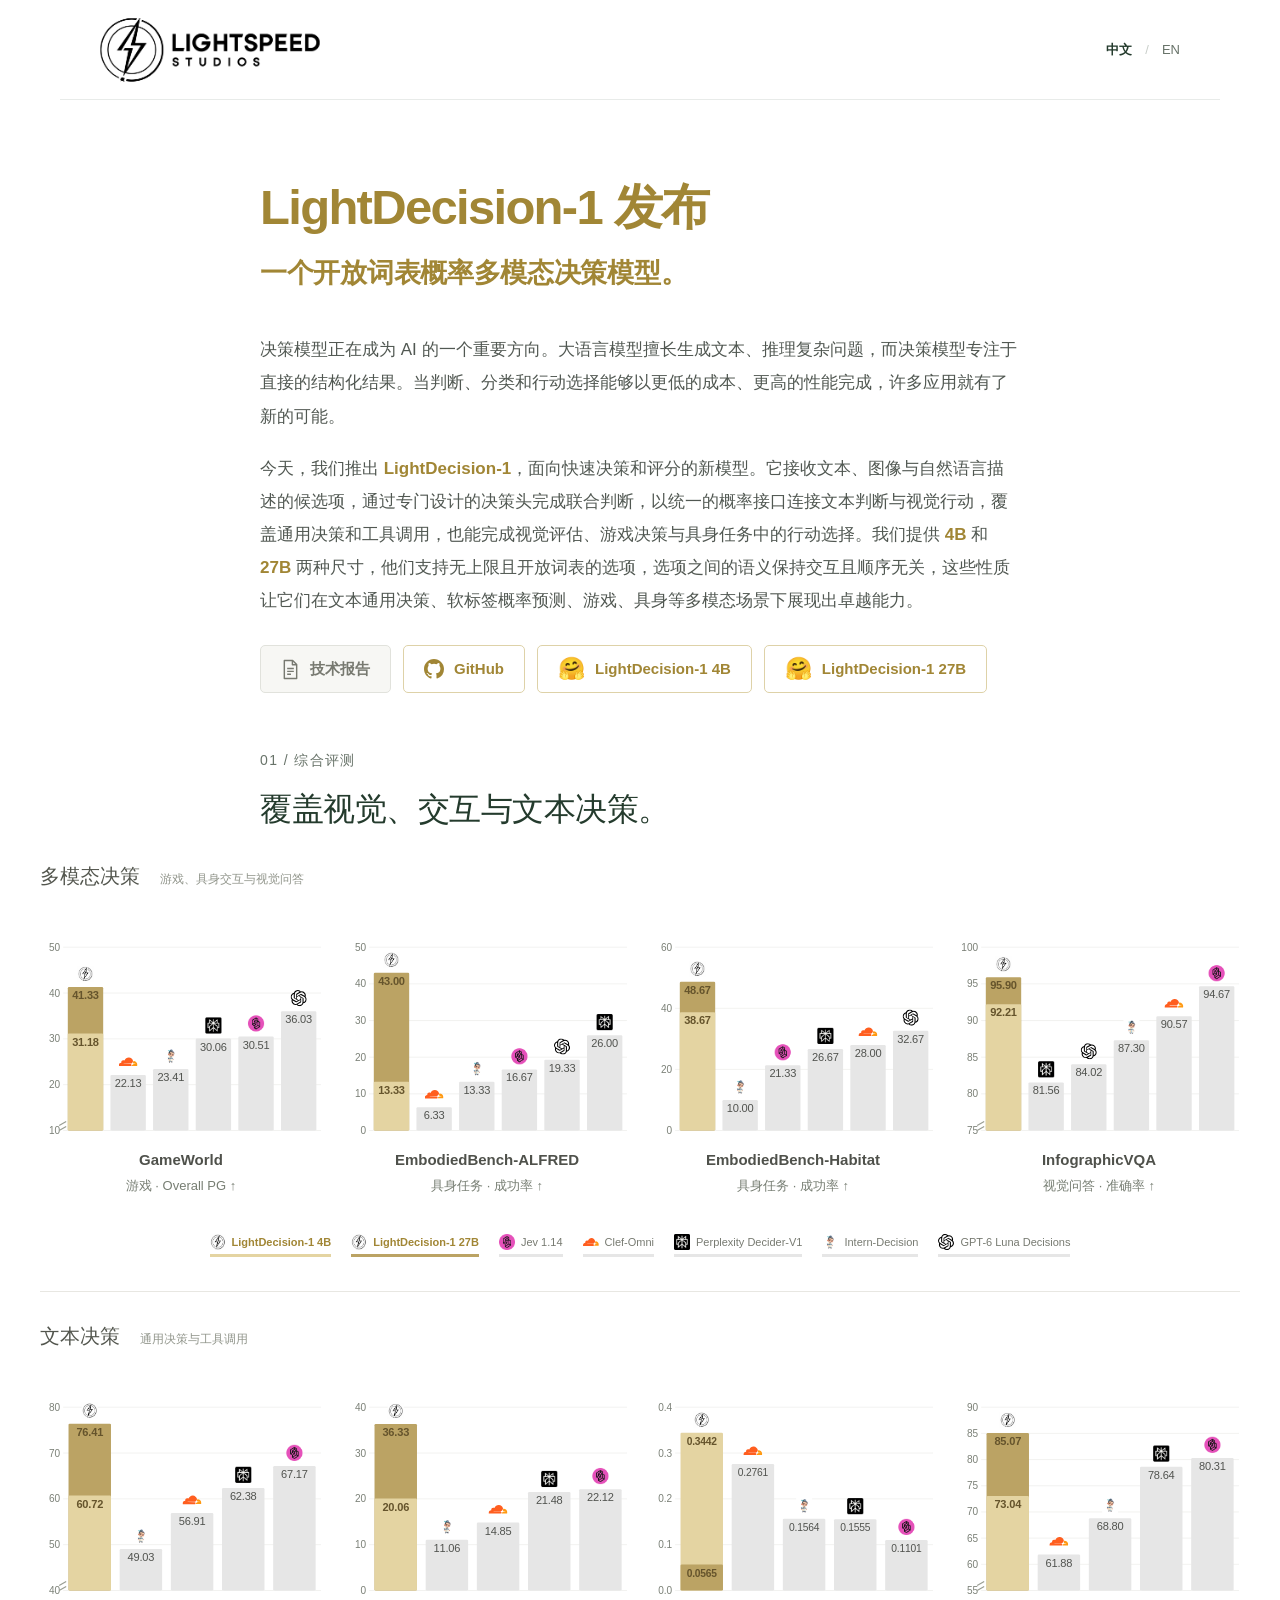
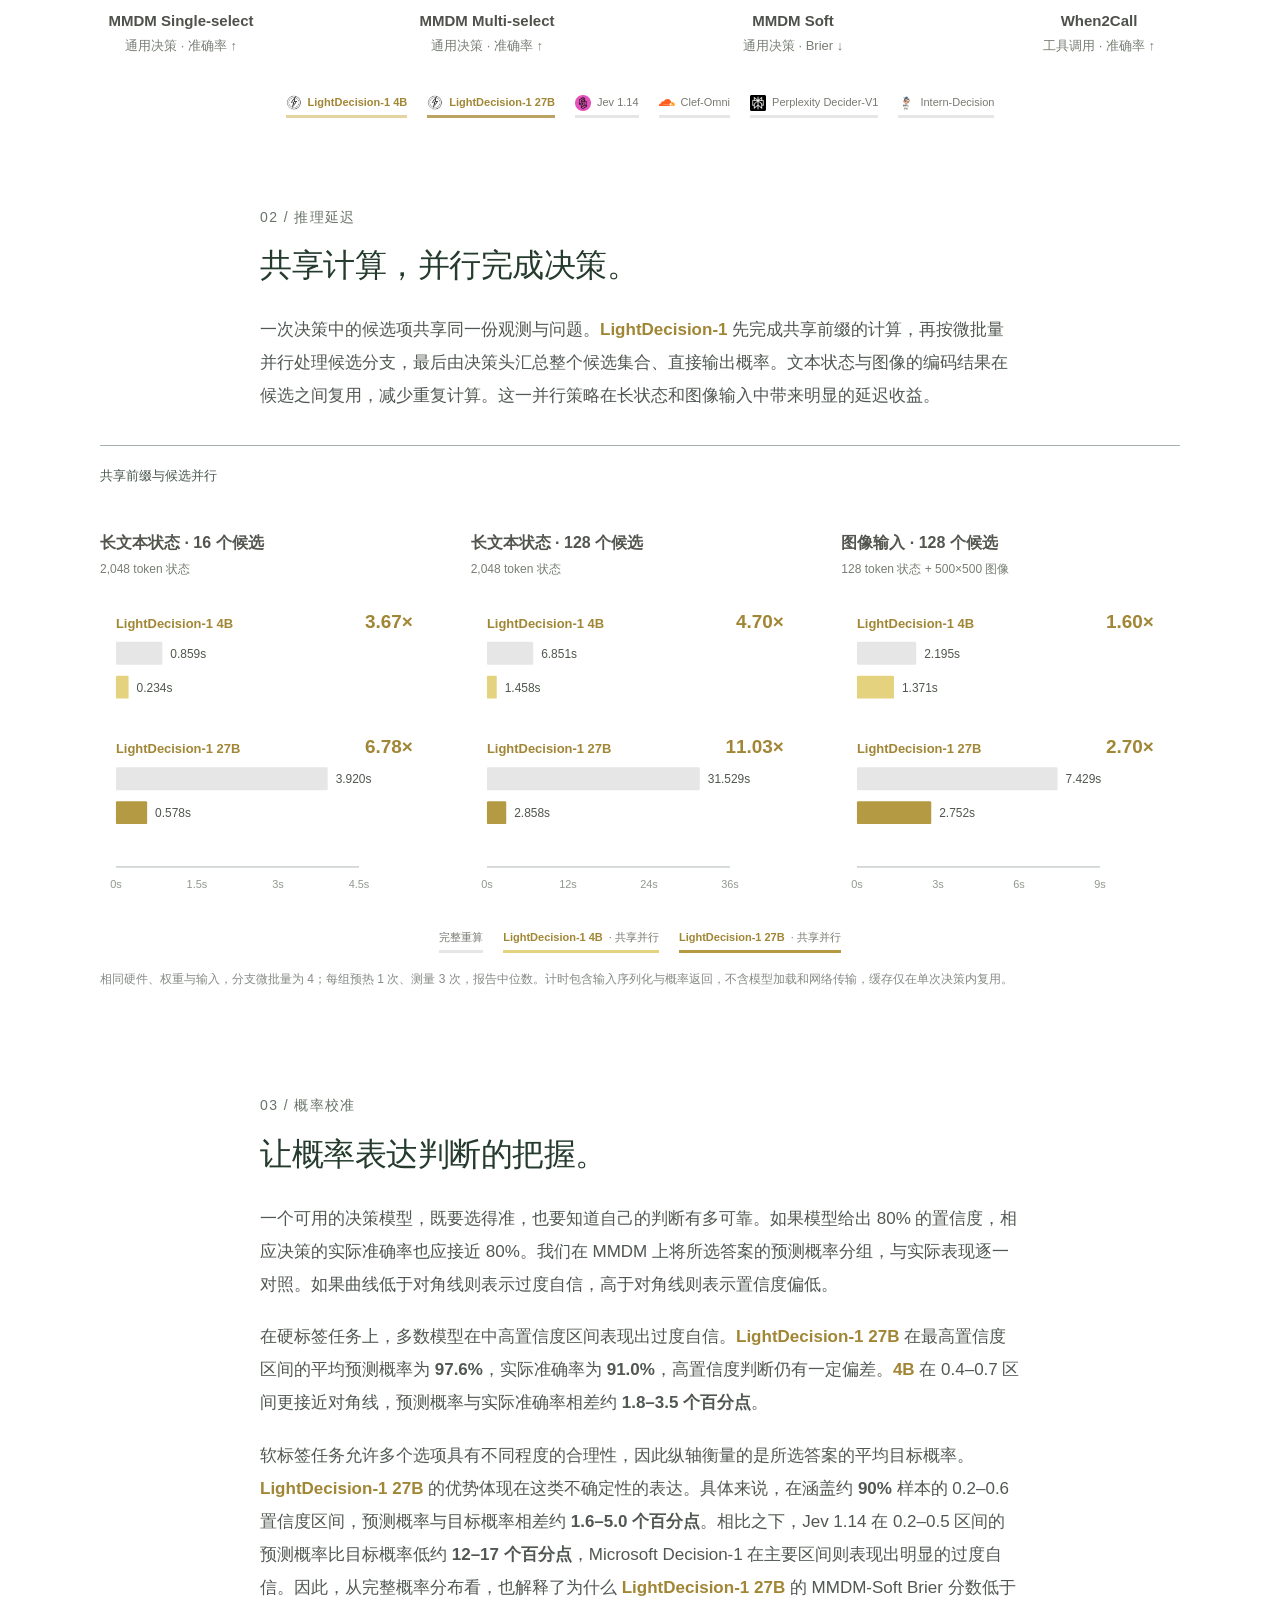
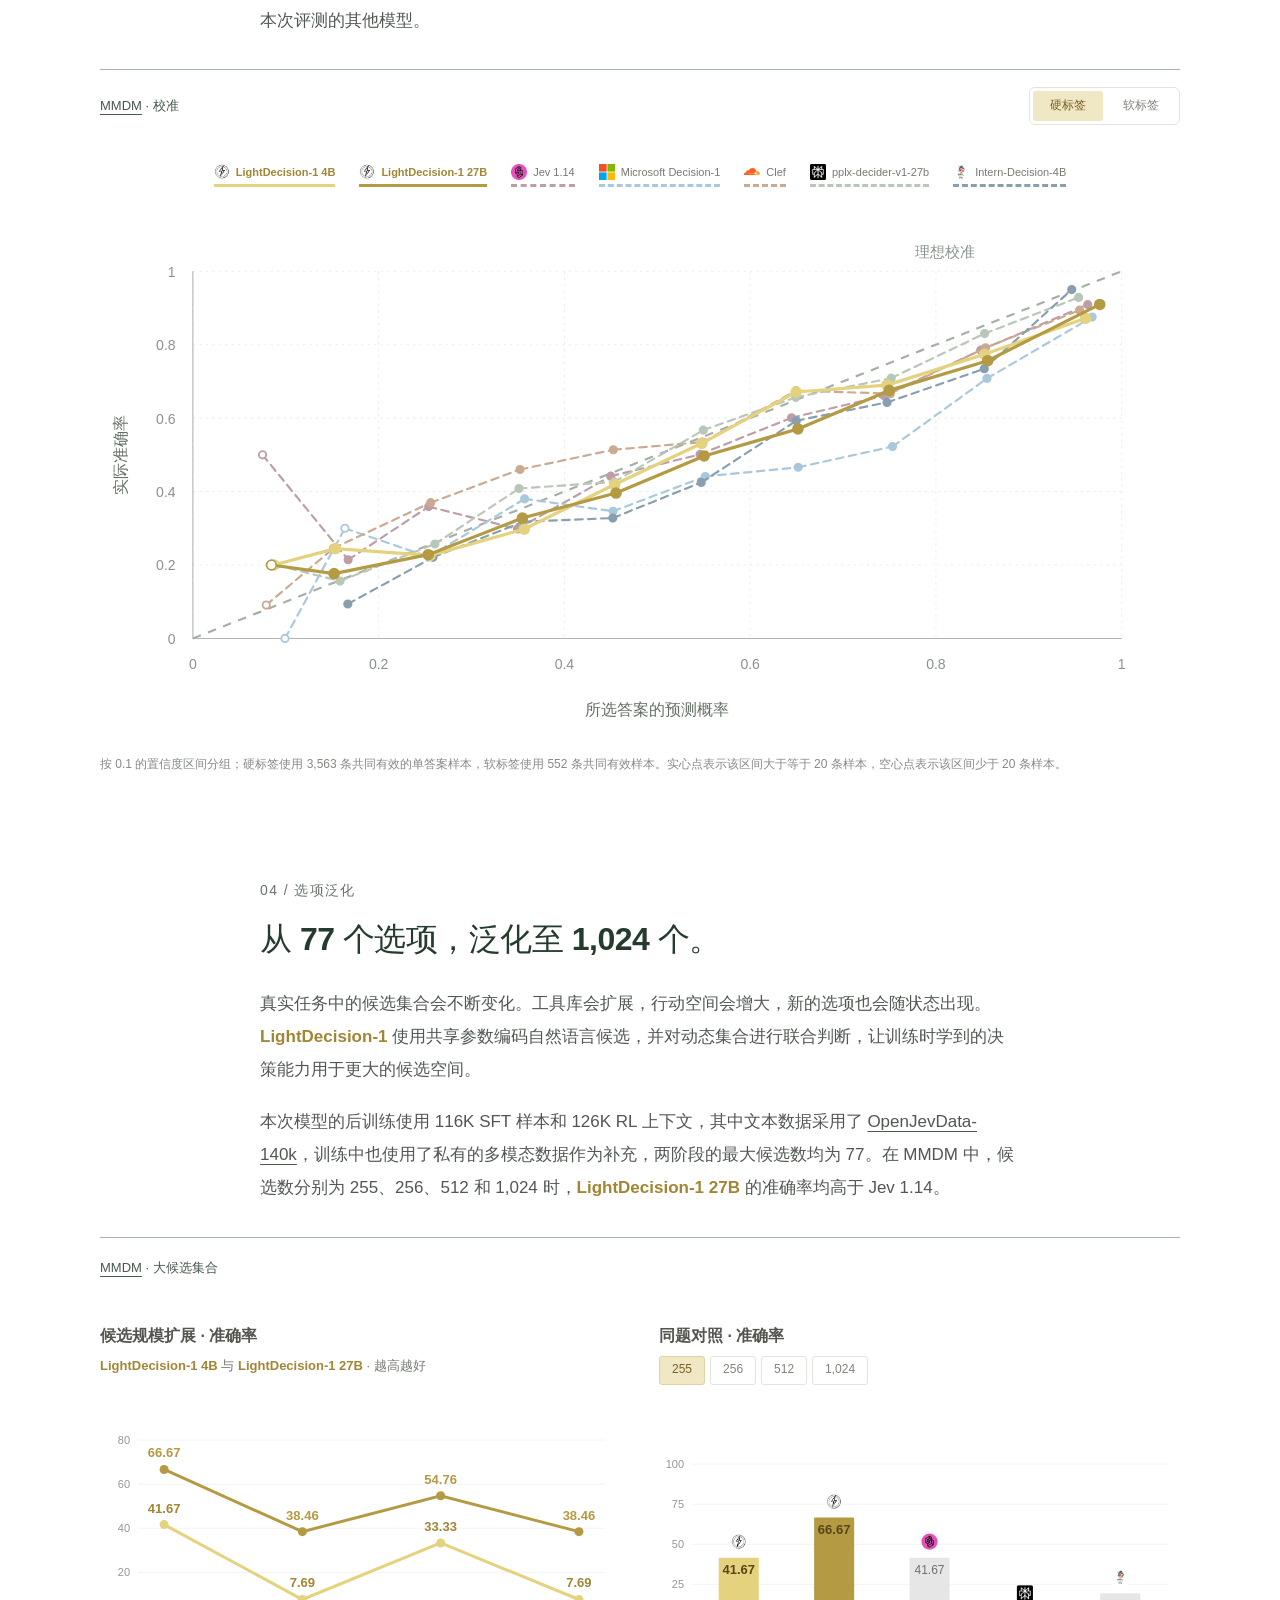
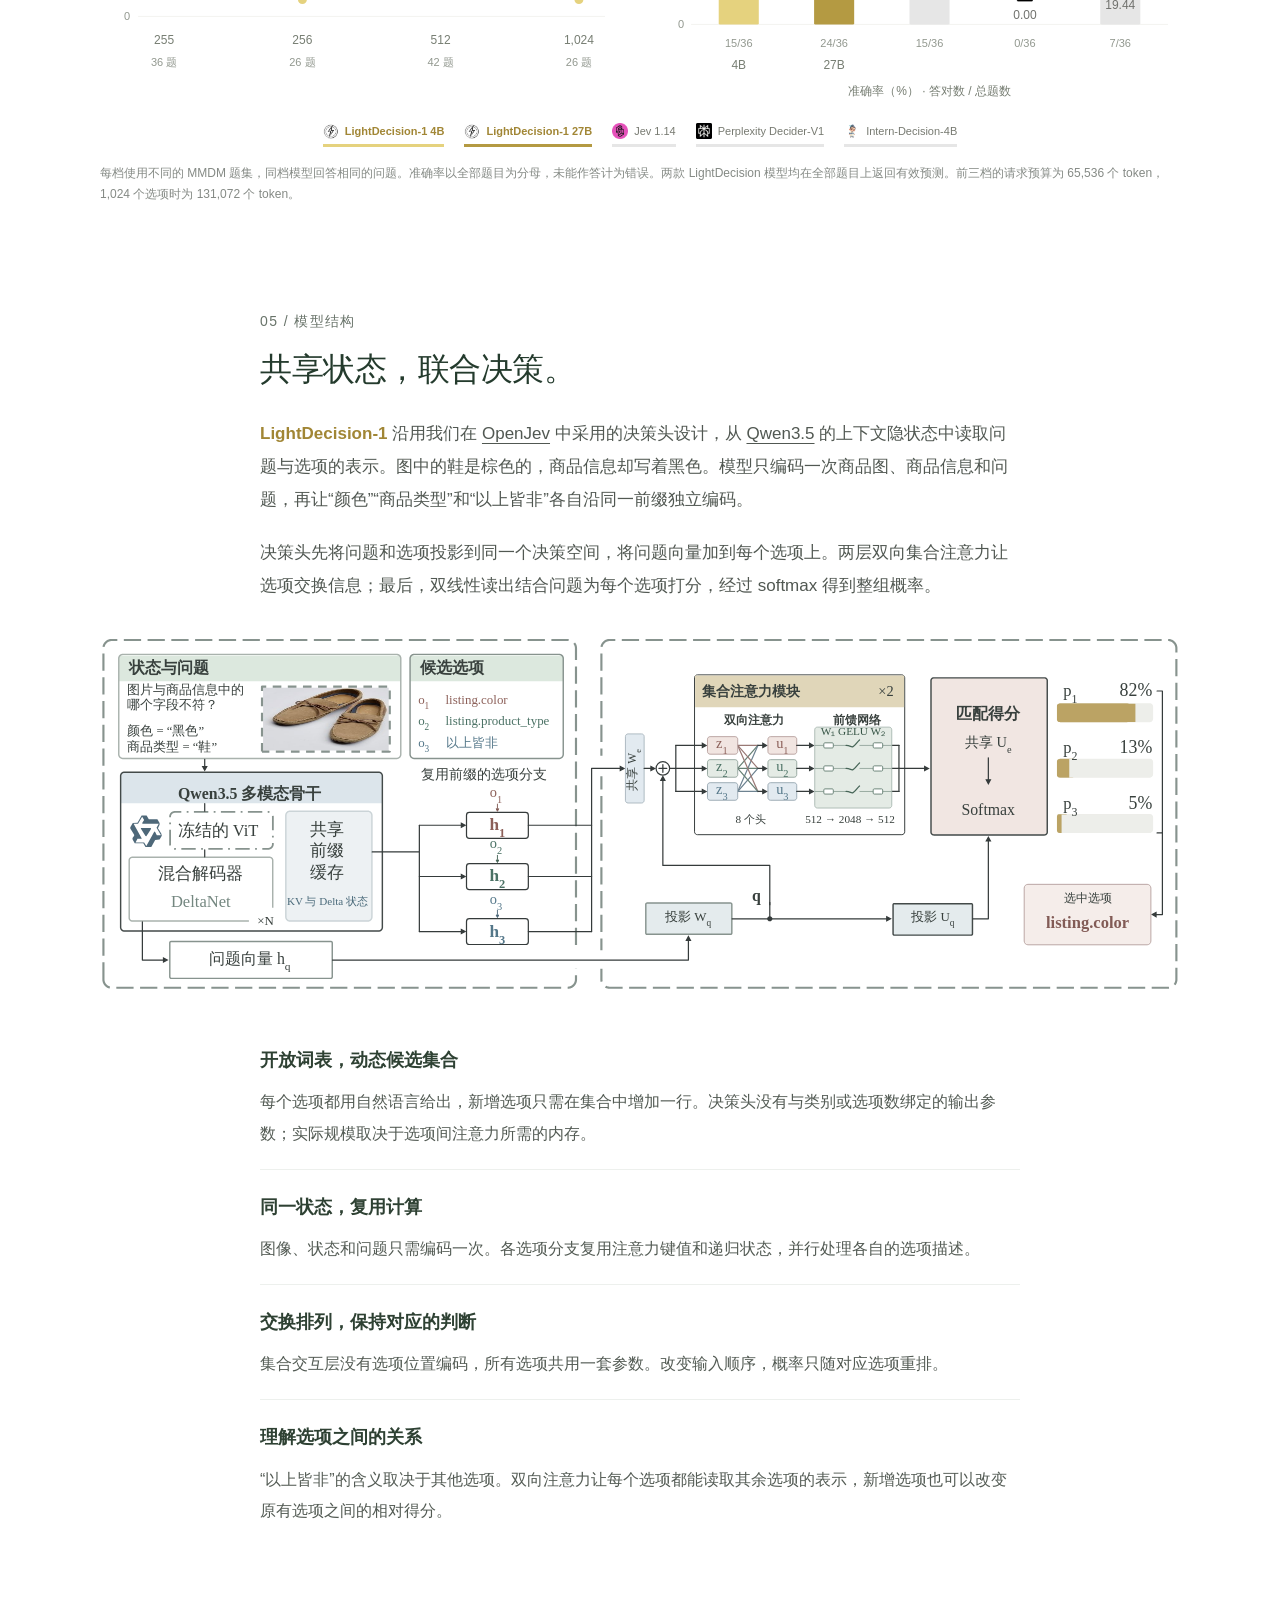
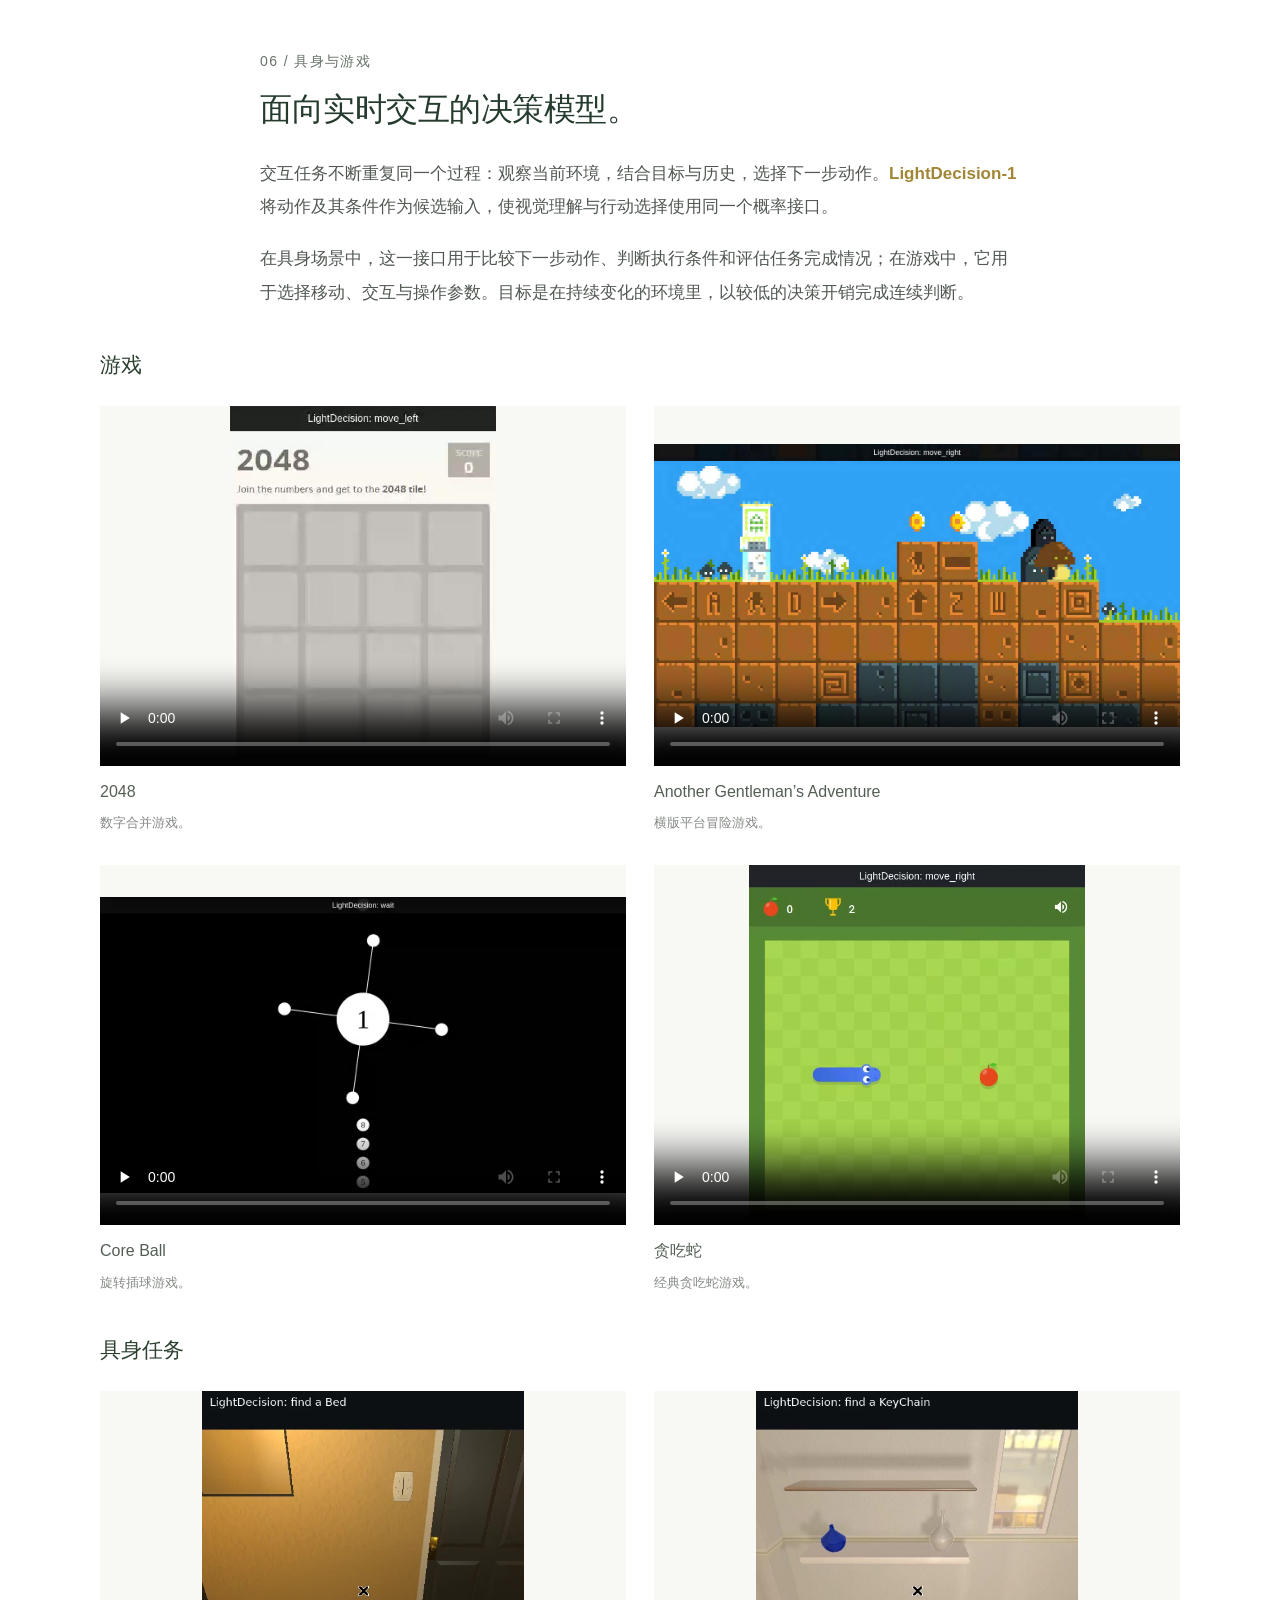
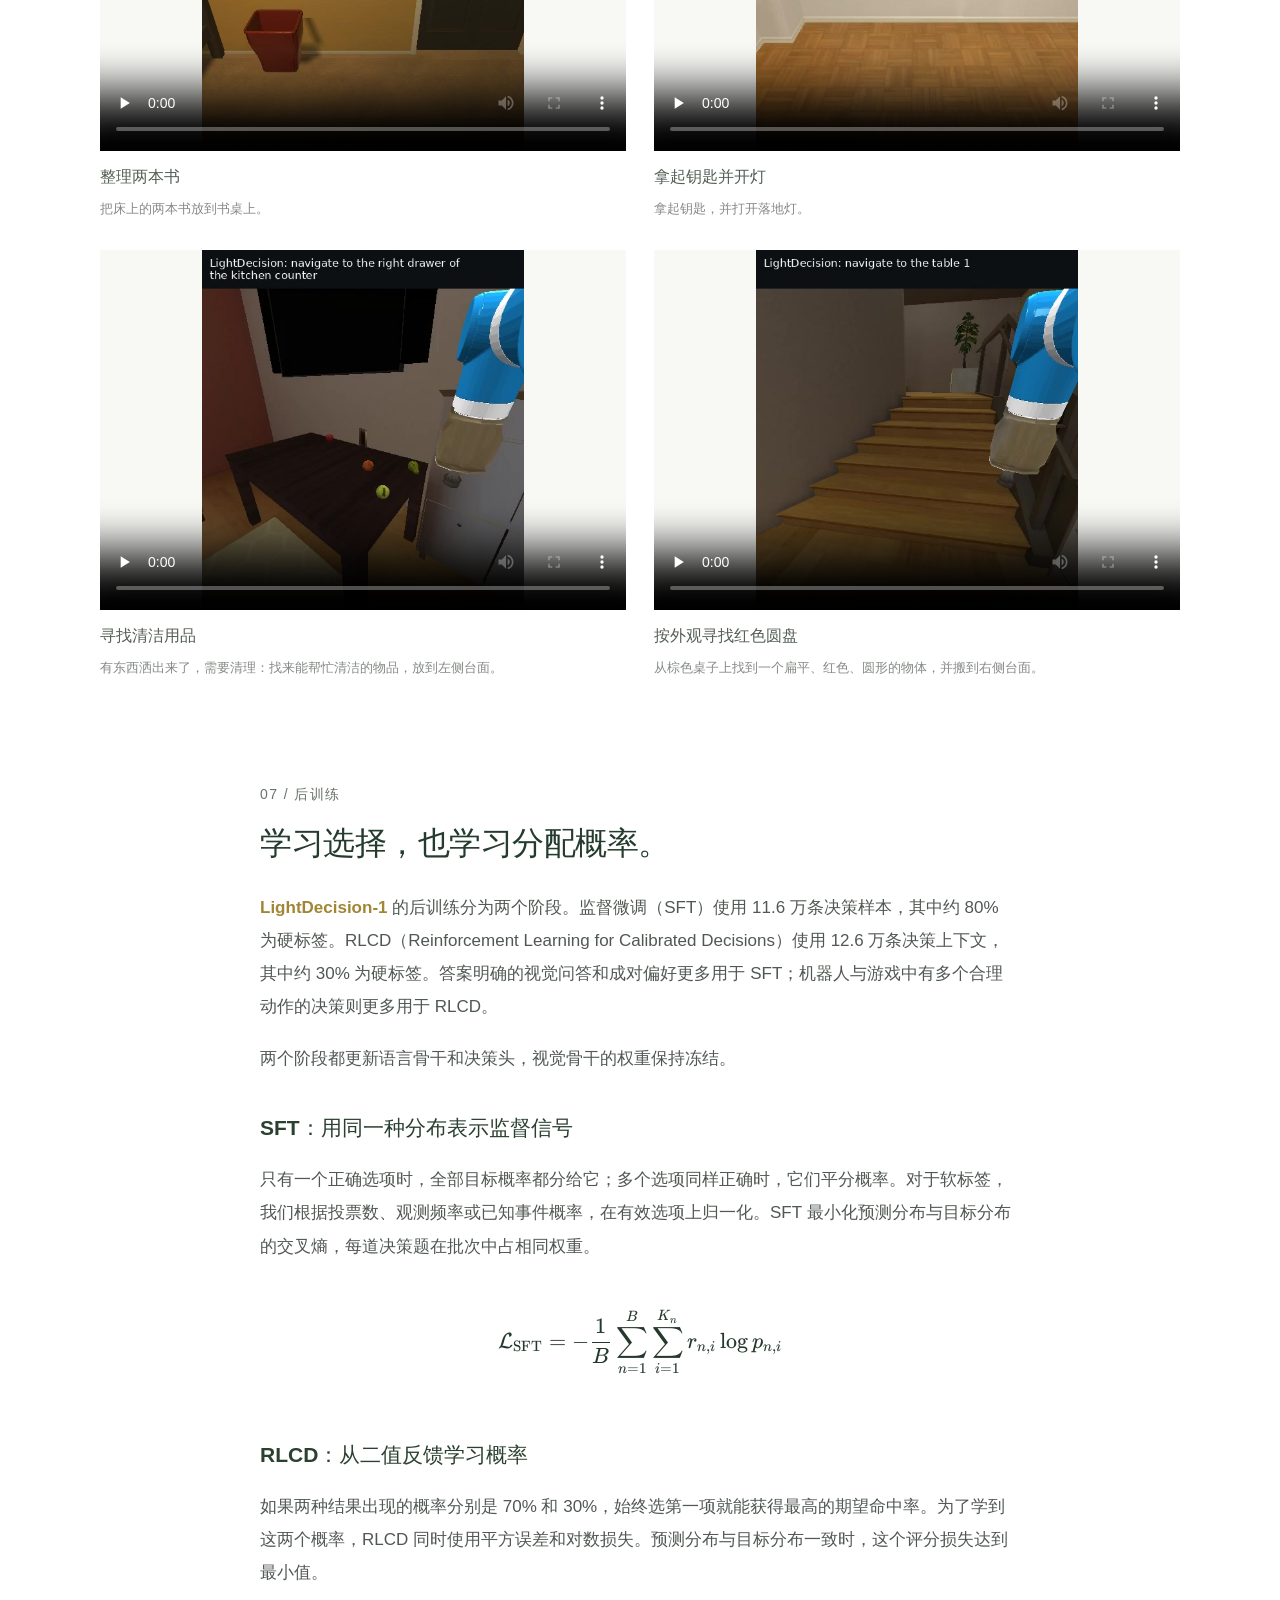
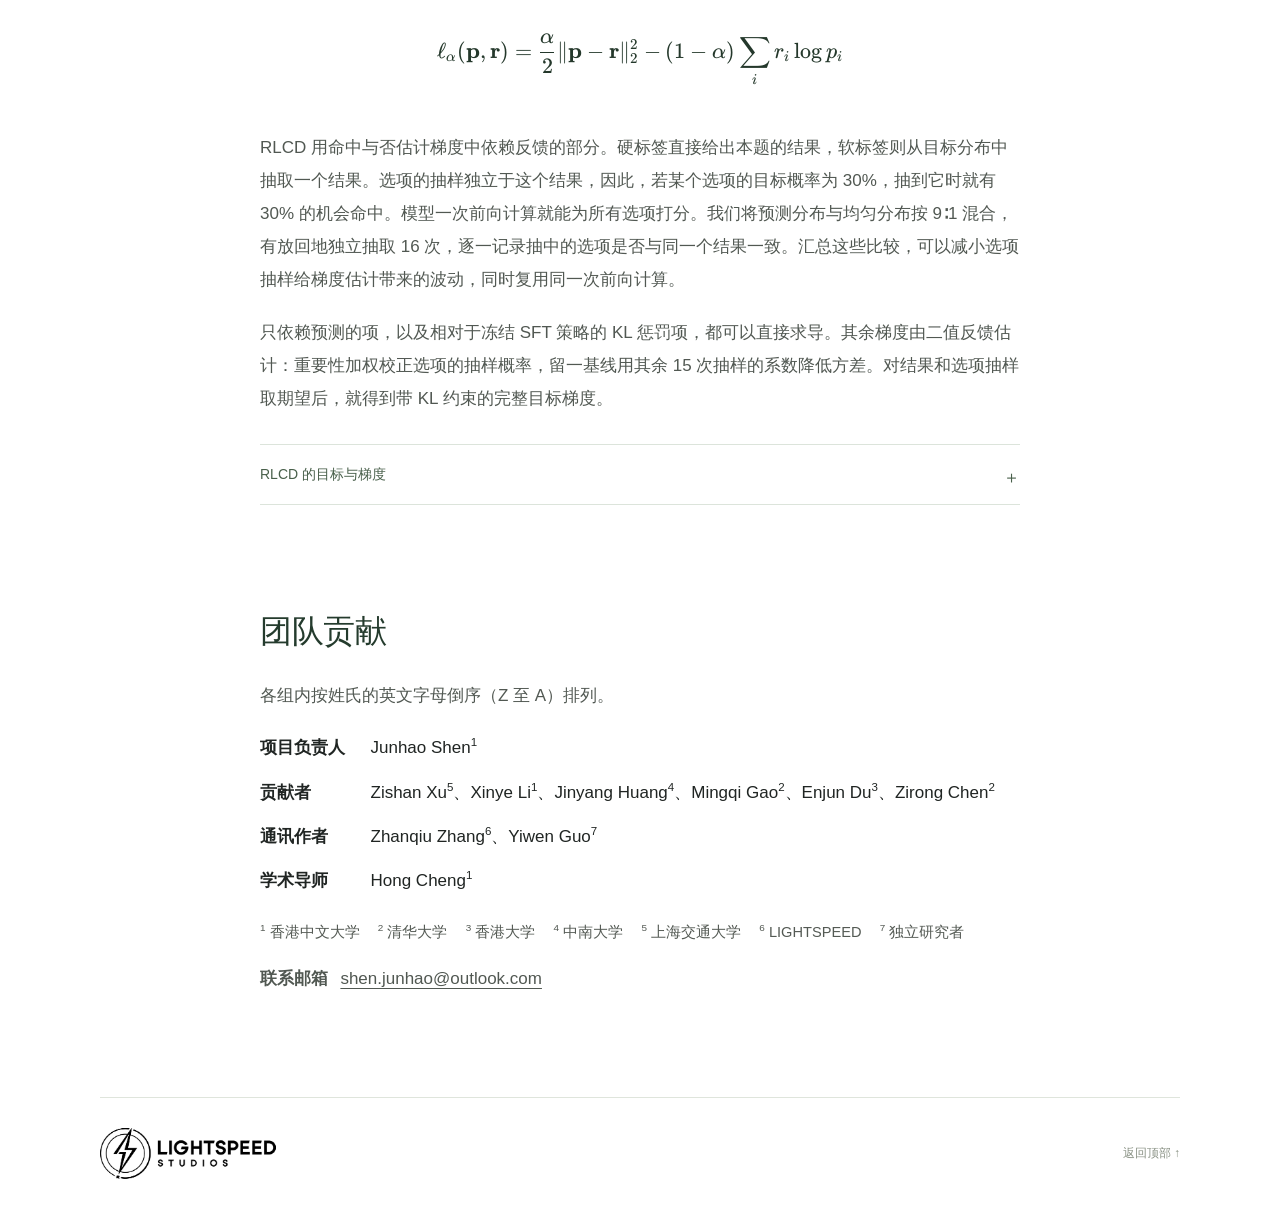
<file: index.zh.html>
<!doctype html>
<html lang="zh-CN">
  <head>
    <link rel="alternate" hreflang="zh-CN" href="index.zh.html">
    <link rel="alternate" hreflang="en" href="index.html">
    <meta charset="utf-8">
    <meta name="viewport" content="width=device-width, initial-scale=1">
    <meta name="description" content="LightDecision-1：一个开放词表概率多模态决策模型。提供 4B 与 27B 两个型号，面向文本决策、视觉判断、游戏与具身交互。">
    <title>LightDecision-1 发布 · LIGHTSPEED STUDIOS</title>
    <link rel="icon" type="image/png" href="assets/lightspeed-icon.png">
    <link rel="apple-touch-icon" href="assets/lightspeed-icon.png">
    <link rel="stylesheet" href="assets/katex/katex.min.css">
    <link rel="stylesheet" href="style.css">
  </head>
  <body>
    <header class="masthead">
      <a class="brand" href="#top" aria-label="LIGHTSPEED STUDIOS，返回顶部"><img src="assets/lightspeed-studios.jpg" alt="LIGHTSPEED STUDIOS" width="2650" height="1185"></a>
      <nav class="language-switch" aria-label="页面语言"><span lang="zh-CN" aria-current="page">中文</span><span class="language-divider" aria-hidden="true">/</span><a href="index.html" data-language="en" lang="en" hreflang="en">EN</a></nav>
    </header>
    <main id="top">
      <article>
        <header class="hero prose">
          <h1>LightDecision-1 发布<span>一个开放词表概率多模态决策模型。</span></h1>
          <p>决策模型正在成为 AI 的一个重要方向。大语言模型擅长生成文本、推理复杂问题，而决策模型专注于直接的结构化结果。当判断、分类和行动选择能够以更低的成本、更高的性能完成，许多应用就有了新的可能。</p>
          <p>今天，我们推出 <strong class="model-emphasis">LightDecision-1</strong>，面向快速决策和评分的新模型。它接收文本、图像与自然语言描述的候选项，通过专门设计的决策头完成联合判断，以统一的概率接口连接文本判断与视觉行动，覆盖通用决策和工具调用，也能完成视觉评估、游戏决策与具身任务中的行动选择。我们提供 <strong class="model-emphasis">4B</strong> 和 <strong class="model-emphasis">27B</strong> 两种尺寸，他们支持无上限且开放词表的选项，选项之间的语义保持交互且顺序无关，这些性质让它们在文本通用决策、软标签概率预测、游戏、具身等多模态场景下展现出卓越能力。 </p>
        </header>
        <div class="prose model-downloads" role="group" aria-label="技术报告、源代码与模型权重">
          <button class="model-download" type="button" disabled aria-label="技术报告（暂未开放）">
            <svg width="19" height="21" viewBox="0 0 20 22" fill="none" stroke="currentColor" stroke-width="1.5" stroke-linejoin="round" aria-hidden="true"><path d="M3.5 1.5h8.8l4.2 4.2v14.8h-13z"/><path d="M12 2v4h4M6.5 10h7M6.5 13h7M6.5 16h4"/></svg>
            <span>技术报告</span>
          </button>

          <a class="model-download" href="https://github.com/LightDecision/lightdecision-1" target="_blank" rel="noopener">
            <svg width="20" height="20" viewBox="0 0 16 16" fill="currentColor" aria-hidden="true"><path d="M8 0C3.58 0 0 3.58 0 8c0 3.54 2.29 6.53 5.47 7.59.4.07.55-.17.55-.38 0-.19-.01-.82-.01-1.49-2.01.37-2.53-.49-2.69-.94-.09-.23-.48-.94-.82-1.13-.28-.15-.68-.52-.01-.53.63-.01 1.08.58 1.23.82.72 1.21 1.87.87 2.33.66.07-.52.28-.87.51-1.07-1.78-.2-3.64-.89-3.64-3.95 0-.87.31-1.59.82-2.15-.08-.2-.36-1.02.08-2.12 0 0 .67-.21 2.2.82a7.5 7.5 0 0 1 4 0c1.53-1.04 2.2-.82 2.2-.82.44 1.1.16 1.92.08 2.12.51.56.82 1.27.82 2.15 0 3.07-1.87 3.75-3.65 3.95.29.25.54.73.54 1.48 0 1.07-.01 1.93-.01 2.2 0 .21.15.46.55.38A8.01 8.01 0 0 0 16 8c0-4.42-3.58-8-8-8Z"/></svg>
            <span>GitHub</span>
          </a>
          <a class="model-download" href="https://huggingface.co/shenjunhao/lightdecision-1-4b" target="_blank" rel="noopener" aria-label="LightDecision-1 4B · Hugging Face">
            <span class="hf-mark" aria-hidden="true">🤗</span>
            <span>LightDecision-1 4B</span>
          </a>
          <a class="model-download" href="https://huggingface.co/shenjunhao/lightdecision-1-27b" target="_blank" rel="noopener" aria-label="LightDecision-1 27B · Hugging Face">
            <span class="hf-mark" aria-hidden="true">🤗</span>
            <span>LightDecision-1 27B</span>
          </a>
        </div>
        <figure class="results-figure wide" aria-labelledby="results-heading">
          <div class="prose">
            <p class="section-index">01 / 综合评测</p>
            <h2 id="results-heading">覆盖视觉、交互与文本决策。</h2>
          </div>
          <section class="evaluation-group" id="multimodal-results">
            <div class="evaluation-group-heading">
              <h3>多模态决策</h3>
              <p>游戏、具身交互与视觉问答</p>
            </div>
            <div class="score-strip" tabindex="0" role="region" aria-label="多模态决策">
              <div class="score-grid">
                <section class="score-panel" data-benchmark="gameworld">
                  <svg viewBox="0 13 280 220" role="img" aria-labelledby="chart-gameworld-title chart-gameworld-desc" data-y-min="10" data-y-max="50">
                    <title id="chart-gameworld-title">GameWorld · 游戏 · Overall PG ↑</title>
                    <desc id="chart-gameworld-desc">LightDecision-1 4B 31.18%, LightDecision-1 27B 41.33%, Jev 1.14 30.51%, Clef-Omni 22.13%, Perplexity Decider-V1 30.06%, Intern-Decision-4B 23.41%, GPT-6 Luna Decisions 36.03%</desc>
                    <path class="chart-grid" d="M23 223.00 H279"/>
                    <text class="chart-tick" x="20" y="226.50" text-anchor="end">10</text>
                    <path class="chart-grid" d="M23 177.50 H279"/>
                    <text class="chart-tick" x="20" y="181.00" text-anchor="end">20</text>
                    <path class="chart-grid" d="M23 132.00 H279"/>
                    <text class="chart-tick" x="20" y="135.50" text-anchor="end">30</text>
                    <path class="chart-grid" d="M23 86.50 H279"/>
                    <text class="chart-tick" x="20" y="90.00" text-anchor="end">40</text>
                    <path class="chart-grid" d="M23 41.00 H279"/>
                    <text class="chart-tick" x="20" y="44.50" text-anchor="end">50</text>
                    <path class="axis-break" d="M19 218 l7 -4 M19 223 l7 -4"/>
                    <g class="combined-models" data-composition="overlap-not-sum">
                      <g class="model-bar ours-bar" data-model="lightdecision-1" data-value="41.33">
                        <title>LightDecision-1 27B · 41.33%</title>
                        <rect class="score-bar" x="27.60" y="80.45" width="35.14" height="142.55" fill="#BBA364"/>
                      </g>
                      <g class="model-bar ours-bar" data-model="lightdecision-1-tiny" data-value="31.18">
                        <title>LightDecision-1 4B · 31.18%</title>
                        <rect class="score-bar" x="27.60" y="126.63" width="35.14" height="96.37" fill="#E4D4A2"/>
                      </g>
                      <image class="bar-brand-icon" href="assets/lightspeed-icon.png" x="37.17" y="59.45" width="16" height="16"/>
                      <text class="bar-score ours-score" x="45.17" y="138.63" data-score-model="lightdecision-1-tiny" text-anchor="middle">31.18</text>
                      <text class="bar-score ours-score" x="45.17" y="92.45" data-score-model="lightdecision-1" text-anchor="middle">41.33</text>
                    </g>
                    <g class="model-bar baseline-bar" data-model="clef" data-value="22.13">
                      <title>Clef-Omni · 22.13%</title>
                      <rect class="score-bar" x="69.93" y="167.81" width="35.14" height="55.19" fill="#E6E6E6"/>
                      <image class="bar-brand-icon" href="assets/model-icons/cloudflare.svg" x="78.00" y="146.81" width="19" height="16"/>
                    </g>
                    <text class="bar-score" x="87.50" y="179.81" data-score-model="clef" text-anchor="middle">22.13</text>
                    <g class="model-bar baseline-bar" data-model="intern" data-value="23.41">
                      <title>Intern-Decision-4B · 23.41%</title>
                      <rect class="score-bar" x="112.27" y="161.98" width="35.14" height="61.02" fill="#E6E6E6"/>
                      <image class="bar-brand-icon" href="assets/model-icons/intern.png" x="121.83" y="140.98" width="16" height="16"/>
                    </g>
                    <text class="bar-score" x="129.83" y="173.98" data-score-model="intern" text-anchor="middle">23.41</text>
                    <g class="model-bar baseline-bar" data-model="pplx" data-value="30.06">
                      <title>Perplexity Decider-V1 · 30.06%</title>
                      <rect class="score-bar" x="154.60" y="131.73" width="35.14" height="91.27" fill="#E6E6E6"/>
                      <image class="bar-brand-icon" href="assets/model-icons/pplx.ico" x="164.17" y="110.73" width="16" height="16"/>
                    </g>
                    <text class="bar-score" x="172.17" y="143.73" data-score-model="pplx" text-anchor="middle">30.06</text>
                    <g class="model-bar baseline-bar" data-model="jev114" data-value="30.51">
                      <title>Jev 1.14 · 30.51%</title>
                      <rect class="score-bar" x="196.93" y="129.68" width="35.14" height="93.32" fill="#E6E6E6"/>
                      <image class="bar-brand-icon" href="assets/model-icons/jev114.png" x="206.50" y="108.68" width="16" height="16"/>
                    </g>
                    <text class="bar-score" x="214.50" y="141.68" data-score-model="jev114" text-anchor="middle">30.51</text>
                    <g class="model-bar baseline-bar" data-model="luna" data-value="36.03">
                      <title>GPT-6 Luna Decisions · 36.03%</title>
                      <rect class="score-bar" x="239.27" y="104.56" width="35.14" height="118.44" fill="#E6E6E6"/>
                      <image class="bar-brand-icon" href="assets/model-icons/openai.svg" x="248.83" y="83.56" width="16" height="16"/>
                    </g>
                    <text class="bar-score" x="256.83" y="116.56" data-score-model="luna" text-anchor="middle">36.03</text>
                  </svg>
                  <h4><a href="https://gameworld-project.github.io/" target="_blank" rel="noopener">GameWorld</a></h4>
                  <p>游戏 · Overall PG ↑</p>
                </section>
                <section class="score-panel" data-benchmark="alfred">
                  <svg viewBox="0 13 280 220" role="img" aria-labelledby="chart-alfred-title chart-alfred-desc" data-y-min="0" data-y-max="50">
                    <title id="chart-alfred-title">EmbodiedBench-ALFRED · 具身任务 · 成功率 ↑</title>
                    <desc id="chart-alfred-desc">LightDecision-1 4B 13.33%, LightDecision-1 27B 43.00%, Jev 1.14 16.67%, Clef-Omni 6.33%, Perplexity Decider-V1 26.00%, Intern-Decision-4B 13.33%, GPT-6 Luna Decisions 19.33%</desc>
                    <path class="chart-grid" d="M23 223.00 H279"/>
                    <text class="chart-tick" x="20" y="226.50" text-anchor="end">0</text>
                    <path class="chart-grid" d="M23 186.60 H279"/>
                    <text class="chart-tick" x="20" y="190.10" text-anchor="end">10</text>
                    <path class="chart-grid" d="M23 150.20 H279"/>
                    <text class="chart-tick" x="20" y="153.70" text-anchor="end">20</text>
                    <path class="chart-grid" d="M23 113.80 H279"/>
                    <text class="chart-tick" x="20" y="117.30" text-anchor="end">30</text>
                    <path class="chart-grid" d="M23 77.40 H279"/>
                    <text class="chart-tick" x="20" y="80.90" text-anchor="end">40</text>
                    <path class="chart-grid" d="M23 41.00 H279"/>
                    <text class="chart-tick" x="20" y="44.50" text-anchor="end">50</text>
                    <g class="combined-models" data-composition="overlap-not-sum">
                      <g class="model-bar ours-bar" data-model="lightdecision-1" data-value="43.00">
                        <title>LightDecision-1 27B · 43.00%</title>
                        <rect class="score-bar" x="27.60" y="66.48" width="35.14" height="156.52" fill="#BBA364"/>
                      </g>
                      <g class="model-bar ours-bar" data-model="lightdecision-1-tiny" data-value="13.33">
                        <title>LightDecision-1 4B · 13.33%</title>
                        <rect class="score-bar" x="27.60" y="174.48" width="35.14" height="48.52" fill="#E4D4A2"/>
                      </g>
                      <image class="bar-brand-icon" href="assets/lightspeed-icon.png" x="37.17" y="45.48" width="16" height="16"/>
                      <text class="bar-score ours-score" x="45.17" y="186.48" data-score-model="lightdecision-1-tiny" text-anchor="middle">13.33</text>
                      <text class="bar-score ours-score" x="45.17" y="78.48" data-score-model="lightdecision-1" text-anchor="middle">43.00</text>
                    </g>
                    <g class="model-bar baseline-bar" data-model="clef" data-value="6.33">
                      <title>Clef-Omni · 6.33%</title>
                      <rect class="score-bar" x="69.93" y="199.96" width="35.14" height="23.04" fill="#E6E6E6"/>
                      <image class="bar-brand-icon" href="assets/model-icons/cloudflare.svg" x="78.00" y="178.96" width="19" height="16"/>
                    </g>
                    <text class="bar-score" x="87.50" y="211.96" data-score-model="clef" text-anchor="middle">6.33</text>
                    <g class="model-bar baseline-bar" data-model="intern" data-value="13.33">
                      <title>Intern-Decision-4B · 13.33%</title>
                      <rect class="score-bar" x="112.27" y="174.48" width="35.14" height="48.52" fill="#E6E6E6"/>
                      <image class="bar-brand-icon" href="assets/model-icons/intern.png" x="121.83" y="153.48" width="16" height="16"/>
                    </g>
                    <text class="bar-score" x="129.83" y="186.48" data-score-model="intern" text-anchor="middle">13.33</text>
                    <g class="model-bar baseline-bar" data-model="jev114" data-value="16.67">
                      <title>Jev 1.14 · 16.67%</title>
                      <rect class="score-bar" x="154.60" y="162.32" width="35.14" height="60.68" fill="#E6E6E6"/>
                      <image class="bar-brand-icon" href="assets/model-icons/jev114.png" x="164.17" y="141.32" width="16" height="16"/>
                    </g>
                    <text class="bar-score" x="172.17" y="174.32" data-score-model="jev114" text-anchor="middle">16.67</text>
                    <g class="model-bar baseline-bar" data-model="luna" data-value="19.33">
                      <title>GPT-6 Luna Decisions · 19.33%</title>
                      <rect class="score-bar" x="196.93" y="152.64" width="35.14" height="70.36" fill="#E6E6E6"/>
                      <image class="bar-brand-icon" href="assets/model-icons/openai.svg" x="206.50" y="131.64" width="16" height="16"/>
                    </g>
                    <text class="bar-score" x="214.50" y="164.64" data-score-model="luna" text-anchor="middle">19.33</text>
                    <g class="model-bar baseline-bar" data-model="pplx" data-value="26.00">
                      <title>Perplexity Decider-V1 · 26.00%</title>
                      <rect class="score-bar" x="239.27" y="128.36" width="35.14" height="94.64" fill="#E6E6E6"/>
                      <image class="bar-brand-icon" href="assets/model-icons/pplx.ico" x="248.83" y="107.36" width="16" height="16"/>
                    </g>
                    <text class="bar-score" x="256.83" y="140.36" data-score-model="pplx" text-anchor="middle">26.00</text>
                  </svg>
                  <h4><a href="https://embodiedbench.github.io/" target="_blank" rel="noopener">EmbodiedBench-ALFRED</a></h4>
                  <p>具身任务 · 成功率 ↑</p>
                </section>
                <section class="score-panel" data-benchmark="habitat">
                  <svg viewBox="0 13 280 220" role="img" aria-labelledby="chart-habitat-title chart-habitat-desc" data-y-min="0" data-y-max="60">
                    <title id="chart-habitat-title">EmbodiedBench-Habitat · 具身任务 · 成功率 ↑</title>
                    <desc id="chart-habitat-desc">LightDecision-1 4B 38.67%, LightDecision-1 27B 48.67%, Jev 1.14 21.33%, Clef-Omni 28.00%, Perplexity Decider-V1 26.67%, Intern-Decision-4B 10.00%, GPT-6 Luna Decisions 32.67%</desc>
                    <path class="chart-grid" d="M23 223.00 H279"/>
                    <text class="chart-tick" x="20" y="226.50" text-anchor="end">0</text>
                    <path class="chart-grid" d="M23 162.33 H279"/>
                    <text class="chart-tick" x="20" y="165.83" text-anchor="end">20</text>
                    <path class="chart-grid" d="M23 101.67 H279"/>
                    <text class="chart-tick" x="20" y="105.17" text-anchor="end">40</text>
                    <path class="chart-grid" d="M23 41.00 H279"/>
                    <text class="chart-tick" x="20" y="44.50" text-anchor="end">60</text>
                    <g class="combined-models" data-composition="overlap-not-sum">
                      <g class="model-bar ours-bar" data-model="lightdecision-1" data-value="48.67">
                        <title>LightDecision-1 27B · 48.67%</title>
                        <rect class="score-bar" x="27.60" y="75.37" width="35.14" height="147.63" fill="#BBA364"/>
                      </g>
                      <g class="model-bar ours-bar" data-model="lightdecision-1-tiny" data-value="38.67">
                        <title>LightDecision-1 4B · 38.67%</title>
                        <rect class="score-bar" x="27.60" y="105.70" width="35.14" height="117.30" fill="#E4D4A2"/>
                      </g>
                      <image class="bar-brand-icon" href="assets/lightspeed-icon.png" x="37.17" y="54.37" width="16" height="16"/>
                      <text class="bar-score ours-score" x="45.17" y="117.70" data-score-model="lightdecision-1-tiny" text-anchor="middle">38.67</text>
                      <text class="bar-score ours-score" x="45.17" y="87.37" data-score-model="lightdecision-1" text-anchor="middle">48.67</text>
                    </g>
                    <g class="model-bar baseline-bar" data-model="intern" data-value="10.00">
                      <title>Intern-Decision-4B · 10.00%</title>
                      <rect class="score-bar" x="69.93" y="192.67" width="35.14" height="30.33" fill="#E6E6E6"/>
                      <image class="bar-brand-icon" href="assets/model-icons/intern.png" x="79.50" y="171.67" width="16" height="16"/>
                    </g>
                    <text class="bar-score" x="87.50" y="204.67" data-score-model="intern" text-anchor="middle">10.00</text>
                    <g class="model-bar baseline-bar" data-model="jev114" data-value="21.33">
                      <title>Jev 1.14 · 21.33%</title>
                      <rect class="score-bar" x="112.27" y="158.30" width="35.14" height="64.70" fill="#E6E6E6"/>
                      <image class="bar-brand-icon" href="assets/model-icons/jev114.png" x="121.83" y="137.30" width="16" height="16"/>
                    </g>
                    <text class="bar-score" x="129.83" y="170.30" data-score-model="jev114" text-anchor="middle">21.33</text>
                    <g class="model-bar baseline-bar" data-model="pplx" data-value="26.67">
                      <title>Perplexity Decider-V1 · 26.67%</title>
                      <rect class="score-bar" x="154.60" y="142.10" width="35.14" height="80.90" fill="#E6E6E6"/>
                      <image class="bar-brand-icon" href="assets/model-icons/pplx.ico" x="164.17" y="121.10" width="16" height="16"/>
                    </g>
                    <text class="bar-score" x="172.17" y="154.10" data-score-model="pplx" text-anchor="middle">26.67</text>
                    <g class="model-bar baseline-bar" data-model="clef" data-value="28.00">
                      <title>Clef-Omni · 28.00%</title>
                      <rect class="score-bar" x="196.93" y="138.07" width="35.14" height="84.93" fill="#E6E6E6"/>
                      <image class="bar-brand-icon" href="assets/model-icons/cloudflare.svg" x="205.00" y="117.07" width="19" height="16"/>
                    </g>
                    <text class="bar-score" x="214.50" y="150.07" data-score-model="clef" text-anchor="middle">28.00</text>
                    <g class="model-bar baseline-bar" data-model="luna" data-value="32.67">
                      <title>GPT-6 Luna Decisions · 32.67%</title>
                      <rect class="score-bar" x="239.27" y="123.90" width="35.14" height="99.10" fill="#E6E6E6"/>
                      <image class="bar-brand-icon" href="assets/model-icons/openai.svg" x="248.83" y="102.90" width="16" height="16"/>
                    </g>
                    <text class="bar-score" x="256.83" y="135.90" data-score-model="luna" text-anchor="middle">32.67</text>
                  </svg>
                  <h4><a href="https://embodiedbench.github.io/" target="_blank" rel="noopener">EmbodiedBench-Habitat</a></h4>
                  <p>具身任务 · 成功率 ↑</p>
                </section>
                <section class="score-panel" data-benchmark="infovqa">
                  <svg viewBox="0 13 280 220" role="img" aria-labelledby="chart-infovqa-title chart-infovqa-desc" data-y-min="75" data-y-max="100">
                    <title id="chart-infovqa-title">InfographicVQA · 视觉问答 · 准确率 ↑</title>
                    <desc id="chart-infovqa-desc">LightDecision-1 4B 92.21%, LightDecision-1 27B 95.90%, Jev 1.14 94.67%, Clef-Omni 90.57%, Perplexity Decider-V1 81.56%, Intern-Decision-4B 87.30%, GPT-6 Luna Decisions 84.02%</desc>
                    <path class="chart-grid" d="M23 223.00 H279"/>
                    <text class="chart-tick" x="20" y="226.50" text-anchor="end">75</text>
                    <path class="chart-grid" d="M23 186.60 H279"/>
                    <text class="chart-tick" x="20" y="190.10" text-anchor="end">80</text>
                    <path class="chart-grid" d="M23 150.20 H279"/>
                    <text class="chart-tick" x="20" y="153.70" text-anchor="end">85</text>
                    <path class="chart-grid" d="M23 113.80 H279"/>
                    <text class="chart-tick" x="20" y="117.30" text-anchor="end">90</text>
                    <path class="chart-grid" d="M23 77.40 H279"/>
                    <text class="chart-tick" x="20" y="80.90" text-anchor="end">95</text>
                    <path class="chart-grid" d="M23 41.00 H279"/>
                    <text class="chart-tick" x="20" y="44.50" text-anchor="end">100</text>
                    <path class="axis-break" d="M19 218 l7 -4 M19 223 l7 -4"/>
                    <g class="combined-models" data-composition="overlap-not-sum">
                      <g class="model-bar ours-bar" data-model="lightdecision-1" data-value="95.90">
                        <title>LightDecision-1 27B · 95.90%</title>
                        <rect class="score-bar" x="27.60" y="70.85" width="35.14" height="152.15" fill="#BBA364"/>
                      </g>
                      <g class="model-bar ours-bar" data-model="lightdecision-1-tiny" data-value="92.21">
                        <title>LightDecision-1 4B · 92.21%</title>
                        <rect class="score-bar" x="27.60" y="97.71" width="35.14" height="125.29" fill="#E4D4A2"/>
                      </g>
                      <image class="bar-brand-icon" href="assets/lightspeed-icon.png" x="37.17" y="49.85" width="16" height="16"/>
                      <text class="bar-score ours-score" x="45.17" y="109.71" data-score-model="lightdecision-1-tiny" text-anchor="middle">92.21</text>
                      <text class="bar-score ours-score" x="45.17" y="82.85" data-score-model="lightdecision-1" text-anchor="middle">95.90</text>
                    </g>
                    <g class="model-bar baseline-bar" data-model="pplx" data-value="81.56">
                      <title>Perplexity Decider-V1 · 81.56%</title>
                      <rect class="score-bar" x="69.93" y="175.24" width="35.14" height="47.76" fill="#E6E6E6"/>
                      <image class="bar-brand-icon" href="assets/model-icons/pplx.ico" x="79.50" y="154.24" width="16" height="16"/>
                    </g>
                    <text class="bar-score" x="87.50" y="187.24" data-score-model="pplx" text-anchor="middle">81.56</text>
                    <g class="model-bar baseline-bar" data-model="luna" data-value="84.02">
                      <title>GPT-6 Luna Decisions · 84.02%</title>
                      <rect class="score-bar" x="112.27" y="157.33" width="35.14" height="65.67" fill="#E6E6E6"/>
                      <image class="bar-brand-icon" href="assets/model-icons/openai.svg" x="121.83" y="136.33" width="16" height="16"/>
                    </g>
                    <text class="bar-score" x="129.83" y="169.33" data-score-model="luna" text-anchor="middle">84.02</text>
                    <g class="model-bar baseline-bar" data-model="intern" data-value="87.30">
                      <title>Intern-Decision-4B · 87.30% · Decision Index</title>
                      <rect class="score-bar" x="154.60" y="133.46" width="35.14" height="89.54" fill="#E6E6E6"/>
                      <image class="bar-brand-icon" href="assets/model-icons/intern.png" x="164.17" y="112.46" width="16" height="16"/>
                    </g>
                    <text class="bar-score" x="172.17" y="145.46" data-score-model="intern" text-anchor="middle">87.30</text>
                    <g class="model-bar baseline-bar" data-model="clef" data-value="90.57">
                      <title>Clef-Omni · 90.57% · Decision Index</title>
                      <rect class="score-bar" x="196.93" y="109.65" width="35.14" height="113.35" fill="#E6E6E6"/>
                      <image class="bar-brand-icon" href="assets/model-icons/cloudflare.svg" x="205.00" y="88.65" width="19" height="16"/>
                    </g>
                    <text class="bar-score" x="214.50" y="121.65" data-score-model="clef" text-anchor="middle">90.57</text>
                    <g class="model-bar baseline-bar" data-model="jev114" data-value="94.67">
                      <title>Jev 1.14 · 94.67%</title>
                      <rect class="score-bar" x="239.27" y="79.80" width="35.14" height="143.20" fill="#E6E6E6"/>
                      <image class="bar-brand-icon" href="assets/model-icons/jev114.png" x="248.83" y="58.80" width="16" height="16"/>
                    </g>
                    <text class="bar-score" x="256.83" y="91.80" data-score-model="jev114" text-anchor="middle">94.67</text>
                  </svg>
                  <h4><a href="https://www.docvqa.org/datasets/infographicvqa" target="_blank" rel="noopener">InfographicVQA</a></h4>
                  <p>视觉问答 · 准确率 ↑</p>
                </section>
              </div>
            </div>
            <ul class="model-legend" aria-label="多模态决策 · 图例">
              <li data-model="lightdecision-1-tiny" style="--legend-color:#E4D4A2"><img src="assets/lightspeed-icon.png" width="16" height="16" alt=""><strong>LightDecision-1 4B</strong></li>
              <li data-model="lightdecision-1" style="--legend-color:#BBA364"><img src="assets/lightspeed-icon.png" width="16" height="16" alt=""><strong>LightDecision-1 27B</strong></li>
              <li data-model="jev114" style="--legend-color:#E6E6E6"><img src="assets/model-icons/jev114.png" width="16" height="16" alt=""><a href="https://typesafe.ai/blog/jev-1-14" target="_blank" rel="noopener">Jev 1.14</a></li>
              <li data-model="clef" style="--legend-color:#E6E6E6"><img src="assets/model-icons/cloudflare.svg" width="16" height="16" alt=""><a href="https://huggingface.co/Cloudflare/clef-omni" target="_blank" rel="noopener">Clef-Omni</a></li>
              <li data-model="pplx" style="--legend-color:#E6E6E6"><img src="assets/model-icons/pplx.ico" width="16" height="16" alt=""><a href="https://huggingface.co/perplexity-ai/pplx-decider-v1-27b" target="_blank" rel="noopener">Perplexity Decider-V1</a></li>
              <li data-model="intern" style="--legend-color:#E6E6E6"><img src="assets/model-icons/intern.png" width="16" height="16" alt=""><a href="https://huggingface.co/internlm/Intern-Decision-4B" target="_blank" rel="noopener">Intern-Decision</a></li>
              <li data-model="luna" style="--legend-color:#E6E6E6"><img src="assets/model-icons/openai.svg" width="16" height="16" alt=""><a href="https://developers.openai.com/api/docs/guides/decisions" target="_blank" rel="noopener">GPT-6 Luna Decisions</a></li>
            </ul>
          </section>
          <section class="evaluation-group" id="text-results">
            <div class="evaluation-group-heading">
              <h3>文本决策</h3>
              <p>通用决策与工具调用</p>
            </div>
            <div class="score-strip" tabindex="0" role="region" aria-label="文本决策">
              <div class="score-grid">
                <section class="score-panel" data-benchmark="mmdm-single">
                  <svg viewBox="0 13 280 220" role="img" aria-labelledby="chart-mmdm-single-title chart-mmdm-single-desc" data-y-min="40" data-y-max="80">
                    <title id="chart-mmdm-single-title">MMDM Single-select · 通用决策 · 准确率 ↑</title>
                    <desc id="chart-mmdm-single-desc">正确选项须排在首位。 LightDecision-1 4B 60.72%, LightDecision-1 27B 76.41%, Jev 1.14 67.17%, Clef-Omni 56.91%, Perplexity Decider-V1 62.38%, Intern-Decision-4B 49.03%</desc>
                    <path class="chart-grid" d="M23 223.00 H279"/>
                    <text class="chart-tick" x="20" y="226.50" text-anchor="end">40</text>
                    <path class="chart-grid" d="M23 177.50 H279"/>
                    <text class="chart-tick" x="20" y="181.00" text-anchor="end">50</text>
                    <path class="chart-grid" d="M23 132.00 H279"/>
                    <text class="chart-tick" x="20" y="135.50" text-anchor="end">60</text>
                    <path class="chart-grid" d="M23 86.50 H279"/>
                    <text class="chart-tick" x="20" y="90.00" text-anchor="end">70</text>
                    <path class="chart-grid" d="M23 41.00 H279"/>
                    <text class="chart-tick" x="20" y="44.50" text-anchor="end">80</text>
                    <path class="axis-break" d="M19 218 l7 -4 M19 223 l7 -4"/>
                    <g class="combined-models" data-composition="overlap-not-sum">
                      <g class="model-bar ours-bar" data-model="lightdecision-1" data-value="76.41">
                        <title>LightDecision-1 27B · 76.41%</title>
                        <rect class="score-bar" x="28.32" y="57.33" width="42.16" height="165.67" fill="#BBA364"/>
                      </g>
                      <g class="model-bar ours-bar" data-model="lightdecision-1-tiny" data-value="60.72">
                        <title>LightDecision-1 4B · 60.72%</title>
                        <rect class="score-bar" x="28.32" y="128.72" width="42.16" height="94.28" fill="#E4D4A2"/>
                      </g>
                      <image class="bar-brand-icon" href="assets/lightspeed-icon.png" x="41.40" y="36.33" width="16" height="16"/>
                      <text class="bar-score ours-score" x="49.40" y="140.72" data-score-model="lightdecision-1-tiny" text-anchor="middle">60.72</text>
                      <text class="bar-score ours-score" x="49.40" y="69.33" data-score-model="lightdecision-1" text-anchor="middle">76.41</text>
                    </g>
                    <g class="model-bar baseline-bar" data-model="intern" data-value="49.03">
                      <title>Intern-Decision-4B · 49.03%</title>
                      <rect class="score-bar" x="79.12" y="181.91" width="42.16" height="41.09" fill="#E6E6E6"/>
                      <image class="bar-brand-icon" href="assets/model-icons/intern.png" x="92.20" y="160.91" width="16" height="16"/>
                    </g>
                    <text class="bar-score" x="100.20" y="193.91" data-score-model="intern" text-anchor="middle">49.03</text>
                    <g class="model-bar baseline-bar" data-model="clef" data-value="56.91">
                      <title>Clef-Omni · 56.91%</title>
                      <rect class="score-bar" x="129.92" y="146.06" width="42.16" height="76.94" fill="#E6E6E6"/>
                      <image class="bar-brand-icon" href="assets/model-icons/cloudflare.svg" x="141.50" y="125.06" width="19" height="16"/>
                    </g>
                    <text class="bar-score" x="151.00" y="158.06" data-score-model="clef" text-anchor="middle">56.91</text>
                    <g class="model-bar baseline-bar" data-model="pplx" data-value="62.38">
                      <title>Perplexity Decider-V1 · 62.38%</title>
                      <rect class="score-bar" x="180.72" y="121.17" width="42.16" height="101.83" fill="#E6E6E6"/>
                      <image class="bar-brand-icon" href="assets/model-icons/pplx.ico" x="193.80" y="100.17" width="16" height="16"/>
                    </g>
                    <text class="bar-score" x="201.80" y="133.17" data-score-model="pplx" text-anchor="middle">62.38</text>
                    <g class="model-bar baseline-bar" data-model="jev114" data-value="67.17">
                      <title>Jev 1.14 · 67.17%</title>
                      <rect class="score-bar" x="231.52" y="99.38" width="42.16" height="123.62" fill="#E6E6E6"/>
                      <image class="bar-brand-icon" href="assets/model-icons/jev114.png" x="244.60" y="78.38" width="16" height="16"/>
                    </g>
                    <text class="bar-score" x="252.60" y="111.38" data-score-model="jev114" text-anchor="middle">67.17</text>
                  </svg>
                  <h4><a href="https://huggingface.co/datasets/shenjunhao/mmdm" target="_blank" rel="noopener">MMDM Single-select</a></h4>
                  <p>通用决策 · 准确率 ↑</p>
                </section>
                <section class="score-panel" data-benchmark="mmdm-multi">
                  <svg viewBox="0 13 280 220" role="img" aria-labelledby="chart-mmdm-multi-title chart-mmdm-multi-desc" data-y-min="0" data-y-max="40">
                    <title id="chart-mmdm-multi-title">MMDM Multi-select · 通用决策 · 准确率 ↑</title>
                    <desc id="chart-mmdm-multi-desc">所有正确选项须排在所有错误选项之前。 LightDecision-1 4B 20.06%, LightDecision-1 27B 36.33%, Jev 1.14 22.12%, Clef-Omni 14.85%, Perplexity Decider-V1 21.48%, Intern-Decision-4B 11.06%</desc>
                    <path class="chart-grid" d="M23 223.00 H279"/>
                    <text class="chart-tick" x="20" y="226.50" text-anchor="end">0</text>
                    <path class="chart-grid" d="M23 177.50 H279"/>
                    <text class="chart-tick" x="20" y="181.00" text-anchor="end">10</text>
                    <path class="chart-grid" d="M23 132.00 H279"/>
                    <text class="chart-tick" x="20" y="135.50" text-anchor="end">20</text>
                    <path class="chart-grid" d="M23 86.50 H279"/>
                    <text class="chart-tick" x="20" y="90.00" text-anchor="end">30</text>
                    <path class="chart-grid" d="M23 41.00 H279"/>
                    <text class="chart-tick" x="20" y="44.50" text-anchor="end">40</text>
                    <g class="combined-models" data-composition="overlap-not-sum">
                      <g class="model-bar ours-bar" data-model="lightdecision-1" data-value="36.33">
                        <title>LightDecision-1 27B · 36.33%</title>
                        <rect class="score-bar" x="28.32" y="57.70" width="42.16" height="165.30" fill="#BBA364"/>
                      </g>
                      <g class="model-bar ours-bar" data-model="lightdecision-1-tiny" data-value="20.06">
                        <title>LightDecision-1 4B · 20.06%</title>
                        <rect class="score-bar" x="28.32" y="131.73" width="42.16" height="91.27" fill="#E4D4A2"/>
                      </g>
                      <image class="bar-brand-icon" href="assets/lightspeed-icon.png" x="41.40" y="36.70" width="16" height="16"/>
                      <text class="bar-score ours-score" x="49.40" y="143.73" data-score-model="lightdecision-1-tiny" text-anchor="middle">20.06</text>
                      <text class="bar-score ours-score" x="49.40" y="69.70" data-score-model="lightdecision-1" text-anchor="middle">36.33</text>
                    </g>
                    <g class="model-bar baseline-bar" data-model="intern" data-value="11.06">
                      <title>Intern-Decision-4B · 11.06%</title>
                      <rect class="score-bar" x="79.12" y="172.68" width="42.16" height="50.32" fill="#E6E6E6"/>
                      <image class="bar-brand-icon" href="assets/model-icons/intern.png" x="92.20" y="151.68" width="16" height="16"/>
                    </g>
                    <text class="bar-score" x="100.20" y="184.68" data-score-model="intern" text-anchor="middle">11.06</text>
                    <g class="model-bar baseline-bar" data-model="clef" data-value="14.85">
                      <title>Clef-Omni · 14.85%</title>
                      <rect class="score-bar" x="129.92" y="155.43" width="42.16" height="67.57" fill="#E6E6E6"/>
                      <image class="bar-brand-icon" href="assets/model-icons/cloudflare.svg" x="141.50" y="134.43" width="19" height="16"/>
                    </g>
                    <text class="bar-score" x="151.00" y="167.43" data-score-model="clef" text-anchor="middle">14.85</text>
                    <g class="model-bar baseline-bar" data-model="pplx" data-value="21.48">
                      <title>Perplexity Decider-V1 · 21.48%</title>
                      <rect class="score-bar" x="180.72" y="125.27" width="42.16" height="97.73" fill="#E6E6E6"/>
                      <image class="bar-brand-icon" href="assets/model-icons/pplx.ico" x="193.80" y="104.27" width="16" height="16"/>
                    </g>
                    <text class="bar-score" x="201.80" y="137.27" data-score-model="pplx" text-anchor="middle">21.48</text>
                    <g class="model-bar baseline-bar" data-model="jev114" data-value="22.12">
                      <title>Jev 1.14 · 22.12%</title>
                      <rect class="score-bar" x="231.52" y="122.35" width="42.16" height="100.65" fill="#E6E6E6"/>
                      <image class="bar-brand-icon" href="assets/model-icons/jev114.png" x="244.60" y="101.35" width="16" height="16"/>
                    </g>
                    <text class="bar-score" x="252.60" y="134.35" data-score-model="jev114" text-anchor="middle">22.12</text>
                  </svg>
                  <h4><a href="https://huggingface.co/datasets/shenjunhao/mmdm" target="_blank" rel="noopener">MMDM Multi-select</a></h4>
                  <p>通用决策 · 准确率 ↑</p>
                </section>
                <section class="score-panel" data-benchmark="mmdm-soft">
                  <svg viewBox="0 13 280 220" role="img" aria-labelledby="chart-mmdm-soft-title chart-mmdm-soft-desc" data-y-min="0" data-y-max="0.4">
                    <title id="chart-mmdm-soft-title">MMDM Soft · 通用决策 · Brier ↓</title>
                    <desc id="chart-mmdm-soft-desc">对每题所有选项的概率误差平方求和，再跨题取均值。越低越好。 LightDecision-1 4B 0.3442, LightDecision-1 27B 0.0565, Jev 1.14 0.1101, Clef-Omni 0.2761, Perplexity Decider-V1 0.1555, Intern-Decision-4B 0.1564</desc>
                    <path class="chart-grid" d="M23 223.00 H279"/>
                    <text class="chart-tick" x="20" y="226.50" text-anchor="end">0.0</text>
                    <path class="chart-grid" d="M23 177.50 H279"/>
                    <text class="chart-tick" x="20" y="181.00" text-anchor="end">0.1</text>
                    <path class="chart-grid" d="M23 132.00 H279"/>
                    <text class="chart-tick" x="20" y="135.50" text-anchor="end">0.2</text>
                    <path class="chart-grid" d="M23 86.50 H279"/>
                    <text class="chart-tick" x="20" y="90.00" text-anchor="end">0.3</text>
                    <path class="chart-grid" d="M23 41.00 H279"/>
                    <text class="chart-tick" x="20" y="44.50" text-anchor="end">0.4</text>
                    <g class="combined-models" data-composition="overlap-not-sum">
                      <g class="model-bar ours-bar" data-model="lightdecision-1-tiny" data-value="0.3442">
                        <title>LightDecision-1 4B · 0.3442</title>
                        <rect class="score-bar" x="28.32" y="66.39" width="42.16" height="156.61" fill="#E4D4A2"/>
                      </g>
                      <g class="model-bar ours-bar" data-model="lightdecision-1" data-value="0.0565">
                        <title>LightDecision-1 27B · 0.0565</title>
                        <rect class="score-bar" x="28.32" y="197.29" width="42.16" height="25.71" fill="#BBA364"/>
                      </g>
                      <image class="bar-brand-icon" href="assets/lightspeed-icon.png" x="41.40" y="45.39" width="16" height="16"/>
                      <text class="bar-score ours-score" x="49.40" y="78.39" data-score-model="lightdecision-1-tiny" text-anchor="middle">0.3442</text>
                      <text class="bar-score ours-score" x="49.40" y="209.29" data-score-model="lightdecision-1" text-anchor="middle">0.0565</text>
                    </g>
                    <g class="model-bar baseline-bar" data-model="clef" data-value="0.2761">
                      <title>Clef-Omni · 0.2761</title>
                      <rect class="score-bar" x="79.12" y="97.37" width="42.16" height="125.63" fill="#E6E6E6"/>
                      <image class="bar-brand-icon" href="assets/model-icons/cloudflare.svg" x="90.70" y="76.37" width="19" height="16"/>
                    </g>
                    <text class="bar-score" x="100.20" y="109.37" data-score-model="clef" text-anchor="middle">0.2761</text>
                    <g class="model-bar baseline-bar" data-model="intern" data-value="0.1564">
                      <title>Intern-Decision-4B · 0.1564</title>
                      <rect class="score-bar" x="129.92" y="151.84" width="42.16" height="71.16" fill="#E6E6E6"/>
                      <image class="bar-brand-icon" href="assets/model-icons/intern.png" x="143.00" y="130.84" width="16" height="16"/>
                    </g>
                    <text class="bar-score" x="151.00" y="163.84" data-score-model="intern" text-anchor="middle">0.1564</text>
                    <g class="model-bar baseline-bar" data-model="pplx" data-value="0.1555">
                      <title>Perplexity Decider-V1 · 0.1555</title>
                      <rect class="score-bar" x="180.72" y="152.25" width="42.16" height="70.75" fill="#E6E6E6"/>
                      <image class="bar-brand-icon" href="assets/model-icons/pplx.ico" x="193.80" y="131.25" width="16" height="16"/>
                    </g>
                    <text class="bar-score" x="201.80" y="164.25" data-score-model="pplx" text-anchor="middle">0.1555</text>
                    <g class="model-bar baseline-bar" data-model="jev114" data-value="0.1101">
                      <title>Jev 1.14 · 0.1101</title>
                      <rect class="score-bar" x="231.52" y="172.90" width="42.16" height="50.10" fill="#E6E6E6"/>
                      <image class="bar-brand-icon" href="assets/model-icons/jev114.png" x="244.60" y="151.90" width="16" height="16"/>
                    </g>
                    <text class="bar-score" x="252.60" y="184.90" data-score-model="jev114" text-anchor="middle">0.1101</text>
                  </svg>
                  <h4><a href="https://huggingface.co/datasets/shenjunhao/mmdm" target="_blank" rel="noopener">MMDM Soft</a></h4>
                  <p>通用决策 · Brier ↓</p>
                </section>
                <section class="score-panel" data-benchmark="when2call">
                  <svg viewBox="0 13 280 220" role="img" aria-labelledby="chart-when2call-title chart-when2call-desc" data-y-min="55" data-y-max="90">
                    <title id="chart-when2call-title">When2Call · 工具调用 · 准确率 ↑</title>
                    <desc id="chart-when2call-desc">LightDecision-1 4B 73.04%, LightDecision-1 27B 85.07%, Jev 1.14 80.31%, Clef-Omni 61.88%, Perplexity Decider-V1 78.64%, Intern-Decision-4B 68.80%</desc>
                    <path class="chart-grid" d="M23 223.00 H279"/>
                    <text class="chart-tick" x="20" y="226.50" text-anchor="end">55</text>
                    <path class="chart-grid" d="M23 197.00 H279"/>
                    <text class="chart-tick" x="20" y="200.50" text-anchor="end">60</text>
                    <path class="chart-grid" d="M23 171.00 H279"/>
                    <text class="chart-tick" x="20" y="174.50" text-anchor="end">65</text>
                    <path class="chart-grid" d="M23 145.00 H279"/>
                    <text class="chart-tick" x="20" y="148.50" text-anchor="end">70</text>
                    <path class="chart-grid" d="M23 119.00 H279"/>
                    <text class="chart-tick" x="20" y="122.50" text-anchor="end">75</text>
                    <path class="chart-grid" d="M23 93.00 H279"/>
                    <text class="chart-tick" x="20" y="96.50" text-anchor="end">80</text>
                    <path class="chart-grid" d="M23 67.00 H279"/>
                    <text class="chart-tick" x="20" y="70.50" text-anchor="end">85</text>
                    <path class="chart-grid" d="M23 41.00 H279"/>
                    <text class="chart-tick" x="20" y="44.50" text-anchor="end">90</text>
                    <path class="axis-break" d="M19 218 l7 -4 M19 223 l7 -4"/>
                    <g class="combined-models" data-composition="overlap-not-sum">
                      <g class="model-bar ours-bar" data-model="lightdecision-1" data-value="85.07">
                        <title>LightDecision-1 27B · 85.07%</title>
                        <rect class="score-bar" x="28.32" y="66.64" width="42.16" height="156.36" fill="#BBA364"/>
                      </g>
                      <g class="model-bar ours-bar" data-model="lightdecision-1-tiny" data-value="73.04">
                        <title>LightDecision-1 4B · 73.04%</title>
                        <rect class="score-bar" x="28.32" y="129.19" width="42.16" height="93.81" fill="#E4D4A2"/>
                      </g>
                      <image class="bar-brand-icon" href="assets/lightspeed-icon.png" x="41.40" y="45.64" width="16" height="16"/>
                      <text class="bar-score ours-score" x="49.40" y="141.19" data-score-model="lightdecision-1-tiny" text-anchor="middle">73.04</text>
                      <text class="bar-score ours-score" x="49.40" y="78.64" data-score-model="lightdecision-1" text-anchor="middle">85.07</text>
                    </g>
                    <g class="model-bar baseline-bar" data-model="clef" data-value="61.88">
                      <title>Clef-Omni · 61.88%</title>
                      <rect class="score-bar" x="79.12" y="187.22" width="42.16" height="35.78" fill="#E6E6E6"/>
                      <image class="bar-brand-icon" href="assets/model-icons/cloudflare.svg" x="90.70" y="166.22" width="19" height="16"/>
                    </g>
                    <text class="bar-score" x="100.20" y="199.22" data-score-model="clef" text-anchor="middle">61.88</text>
                    <g class="model-bar baseline-bar" data-model="intern" data-value="68.80">
                      <title>Intern-Decision-4B · 68.80%</title>
                      <rect class="score-bar" x="129.92" y="151.24" width="42.16" height="71.76" fill="#E6E6E6"/>
                      <image class="bar-brand-icon" href="assets/model-icons/intern.png" x="143.00" y="130.24" width="16" height="16"/>
                    </g>
                    <text class="bar-score" x="151.00" y="163.24" data-score-model="intern" text-anchor="middle">68.80</text>
                    <g class="model-bar baseline-bar" data-model="pplx" data-value="78.64">
                      <title>Perplexity Decider-V1 · 78.64%</title>
                      <rect class="score-bar" x="180.72" y="100.07" width="42.16" height="122.93" fill="#E6E6E6"/>
                      <image class="bar-brand-icon" href="assets/model-icons/pplx.ico" x="193.80" y="79.07" width="16" height="16"/>
                    </g>
                    <text class="bar-score" x="201.80" y="112.07" data-score-model="pplx" text-anchor="middle">78.64</text>
                    <g class="model-bar baseline-bar" data-model="jev114" data-value="80.31">
                      <title>Jev 1.14 · 80.31%</title>
                      <rect class="score-bar" x="231.52" y="91.39" width="42.16" height="131.61" fill="#E6E6E6"/>
                      <image class="bar-brand-icon" href="assets/model-icons/jev114.png" x="244.60" y="70.39" width="16" height="16"/>
                    </g>
                    <text class="bar-score" x="252.60" y="103.39" data-score-model="jev114" text-anchor="middle">80.31</text>
                  </svg>
                  <h4><a href="https://huggingface.co/datasets/nvidia/When2Call" target="_blank" rel="noopener">When2Call</a></h4>
                  <p>工具调用 · 准确率 ↑</p>
                </section>
              </div>
            </div>
            <ul class="model-legend" aria-label="文本决策 · 图例">
              <li data-model="lightdecision-1-tiny" style="--legend-color:#E4D4A2"><img src="assets/lightspeed-icon.png" width="16" height="16" alt=""><strong>LightDecision-1 4B</strong></li>
              <li data-model="lightdecision-1" style="--legend-color:#BBA364"><img src="assets/lightspeed-icon.png" width="16" height="16" alt=""><strong>LightDecision-1 27B</strong></li>
              <li data-model="jev114" style="--legend-color:#E6E6E6"><img src="assets/model-icons/jev114.png" width="16" height="16" alt=""><a href="https://typesafe.ai/blog/jev-1-14" target="_blank" rel="noopener">Jev 1.14</a></li>
              <li data-model="clef" style="--legend-color:#E6E6E6"><img src="assets/model-icons/cloudflare.svg" width="16" height="16" alt=""><a href="https://huggingface.co/Cloudflare/clef-omni" target="_blank" rel="noopener">Clef-Omni</a></li>
              <li data-model="pplx" style="--legend-color:#E6E6E6"><img src="assets/model-icons/pplx.ico" width="16" height="16" alt=""><a href="https://huggingface.co/perplexity-ai/pplx-decider-v1-27b" target="_blank" rel="noopener">Perplexity Decider-V1</a></li>
              <li data-model="intern" style="--legend-color:#E6E6E6"><img src="assets/model-icons/intern.png" width="16" height="16" alt=""><a href="https://huggingface.co/internlm/Intern-Decision-4B" target="_blank" rel="noopener">Intern-Decision</a></li>
            </ul>
          </section>
        </figure>
        <section id="efficiency" class="chapter">
          <div class="prose">
            <p class="section-index">02 / 推理延迟</p>
            <h2>共享计算，并行完成决策。</h2>
            <p>一次决策中的候选项共享同一份观测与问题。<strong class="model-emphasis">LightDecision-1</strong> 先完成共享前缀的计算，再按微批量并行处理候选分支，最后由决策头汇总整个候选集合、直接输出概率。文本状态与图像的编码结果在候选之间复用，减少重复计算。这一并行策略在长状态和图像输入中带来明显的延迟收益。</p>
          </div>
          <figure class="wide scaling-figure" aria-labelledby="latency-comparison-heading">
            <div class="figure-header"><span id="latency-comparison-heading">共享前缀与候选并行</span></div>
            <div class="latency-panels">
              <div class="latency-panel" data-latency-case="0">
                <h3>长文本状态 · 16 个候选</h3>
                <p>2,048 token 状态</p>
                <svg viewBox="0 0 340 300" role="img" aria-labelledby="latency-0-title">
                  <title id="latency-0-title">16 个候选，4B 与 27B 的同配置延迟对照</title>
                  <text x="16" y="28" class="latency-model-name">LightDecision-1 4B</text>
                  <text x="314" y="28" text-anchor="end" class="latency-speed-small">3.67×</text>
                  <rect class="latency-bar" data-model="tiny" data-method="expanded" data-seconds="0.8591874446719885" x="16" y="42" width="46.587053" height="23" fill="#E6E6E6" rx="1.2"/>
                  <text x="70.587053" y="58" class="scaling-value">0.859s</text>
                  <rect class="latency-bar" data-model="tiny" data-method="shared" data-seconds="0.2338663311675191" x="16" y="76" width="12.680752" height="23" fill="#E5D27E" rx="1.2"/>
                  <text x="36.680752" y="92" class="scaling-value">0.234s</text>
                  <text x="16" y="154" class="latency-model-name">LightDecision-1 27B</text>
                  <text x="314" y="154" text-anchor="end" class="latency-speed-small">6.78×</text>
                  <rect class="latency-bar" data-model="27b" data-method="expanded" data-seconds="3.9202207634225488" x="16" y="168" width="212.563081" height="23" fill="#E6E6E6" rx="1.2"/>
                  <text x="236.563081" y="184" class="scaling-value">3.920s</text>
                  <rect class="latency-bar" data-model="27b" data-method="shared" data-seconds="0.5779192456975579" x="16" y="202" width="31.336066" height="23" fill="#B49A42" rx="1.2"/>
                  <text x="55.336066" y="218" class="scaling-value">0.578s</text>
                  <path d="M16 268 H260" class="cal-axis"/>
                  <text x="16.000000" y="289" text-anchor="middle" class="scaling-tick">0s</text>
                  <text x="97.333333" y="289" text-anchor="middle" class="scaling-tick">1.5s</text>
                  <text x="178.666667" y="289" text-anchor="middle" class="scaling-tick">3s</text>
                  <text x="260.000000" y="289" text-anchor="middle" class="scaling-tick">4.5s</text>
                </svg>
              </div>
              <div class="latency-panel" data-latency-case="1">
                <h3>长文本状态 · 128 个候选</h3>
                <p>2,048 token 状态</p>
                <svg viewBox="0 0 340 300" role="img" aria-labelledby="latency-1-title">
                  <title id="latency-1-title">128 个候选，4B 与 27B 的同配置延迟对照</title>
                  <text x="16" y="28" class="latency-model-name">LightDecision-1 4B</text>
                  <text x="314" y="28" text-anchor="end" class="latency-speed-small">4.70×</text>
                  <rect class="latency-bar" data-model="tiny" data-method="expanded" data-seconds="6.8511419352144" x="16" y="42" width="46.435518" height="23" fill="#E6E6E6" rx="1.2"/>
                  <text x="70.435518" y="58" class="scaling-value">6.851s</text>
                  <rect class="latency-bar" data-model="tiny" data-method="shared" data-seconds="1.4575313432142138" x="16" y="76" width="9.878824" height="23" fill="#E5D27E" rx="1.2"/>
                  <text x="33.878824" y="92" class="scaling-value">1.458s</text>
                  <text x="16" y="154" class="latency-model-name">LightDecision-1 27B</text>
                  <text x="314" y="154" text-anchor="end" class="latency-speed-small">11.03×</text>
                  <rect class="latency-bar" data-model="27b" data-method="expanded" data-seconds="31.528584654442966" x="16" y="168" width="213.693740" height="23" fill="#E6E6E6" rx="1.2"/>
                  <text x="237.693740" y="184" class="scaling-value">31.529s</text>
                  <rect class="latency-bar" data-model="27b" data-method="shared" data-seconds="2.8582691261544824" x="16" y="202" width="19.372713" height="23" fill="#B49A42" rx="1.2"/>
                  <text x="43.372713" y="218" class="scaling-value">2.858s</text>
                  <path d="M16 268 H260" class="cal-axis"/>
                  <text x="16.000000" y="289" text-anchor="middle" class="scaling-tick">0s</text>
                  <text x="97.333333" y="289" text-anchor="middle" class="scaling-tick">12s</text>
                  <text x="178.666667" y="289" text-anchor="middle" class="scaling-tick">24s</text>
                  <text x="260.000000" y="289" text-anchor="middle" class="scaling-tick">36s</text>
                </svg>
              </div>
              <div class="latency-panel" data-latency-case="2">
                <h3>图像输入 · 128 个候选</h3>
                <p>128 token 状态 + 500×500 图像</p>
                <svg viewBox="0 0 340 300" role="img" aria-labelledby="latency-2-title">
                  <title id="latency-2-title">128 个候选，4B 与 27B 的同配置延迟对照</title>
                  <text x="16" y="28" class="latency-model-name">LightDecision-1 4B</text>
                  <text x="314" y="28" text-anchor="end" class="latency-speed-small">1.60×</text>
                  <rect class="latency-bar" data-model="tiny" data-method="expanded" data-seconds="2.1952995359897614" x="16" y="42" width="59.517010" height="23" fill="#E6E6E6" rx="1.2"/>
                  <text x="83.517010" y="58" class="scaling-value">2.195s</text>
                  <rect class="latency-bar" data-model="tiny" data-method="shared" data-seconds="1.3713568830862641" x="16" y="76" width="37.179009" height="23" fill="#E5D27E" rx="1.2"/>
                  <text x="61.179009" y="92" class="scaling-value">1.371s</text>
                  <text x="16" y="154" class="latency-model-name">LightDecision-1 27B</text>
                  <text x="314" y="154" text-anchor="end" class="latency-speed-small">2.70×</text>
                  <rect class="latency-bar" data-model="27b" data-method="expanded" data-seconds="7.4287469405680895" x="16" y="168" width="201.401584" height="23" fill="#E6E6E6" rx="1.2"/>
                  <text x="225.401584" y="184" class="scaling-value">7.429s</text>
                  <rect class="latency-bar" data-model="27b" data-method="shared" data-seconds="2.7519105970859528" x="16" y="202" width="74.607354" height="23" fill="#B49A42" rx="1.2"/>
                  <text x="98.607354" y="218" class="scaling-value">2.752s</text>
                  <path d="M16 268 H260" class="cal-axis"/>
                  <text x="16.000000" y="289" text-anchor="middle" class="scaling-tick">0s</text>
                  <text x="97.333333" y="289" text-anchor="middle" class="scaling-tick">3s</text>
                  <text x="178.666667" y="289" text-anchor="middle" class="scaling-tick">6s</text>
                  <text x="260.000000" y="289" text-anchor="middle" class="scaling-tick">9s</text>
                </svg>
              </div>
            </div>
            <ul class="model-legend latency-legend">
              <li style="--legend-color:#E6E6E6">完整重算</li>
              <li style="--legend-color:#E5D27E"><strong class="model-emphasis">LightDecision-1 4B</strong> · 共享并行</li>
              <li style="--legend-color:#B49A42"><strong class="model-emphasis">LightDecision-1 27B</strong> · 共享并行</li>
            </ul>
            <figcaption>相同硬件、权重与输入，分支微批量为 4；每组预热 1 次、测量 3 次，报告中位数。计时包含输入序列化与概率返回，不含模型加载和网络传输，缓存仅在单次决策内复用。</figcaption>
          </figure>
        </section>
        <section id="calibration" class="chapter">
          <div class="prose">
            <p class="section-index">03 / 概率校准</p>
            <h2>让概率表达判断的把握。</h2>
            <p>一个可用的决策模型，既要选得准，也要知道自己的判断有多可靠。如果模型给出 80% 的置信度，相应决策的实际准确率也应接近 80%。我们在 MMDM 上将所选答案的预测概率分组，与实际表现逐一对照。如果曲线低于对角线则表示过度自信，高于对角线则表示置信度偏低。</p>
            <p>在硬标签任务上，多数模型在中高置信度区间表现出过度自信。<strong class="model-emphasis">LightDecision-1 27B</strong> 在最高置信度区间的平均预测概率为 <strong>97.6%</strong>，实际准确率为 <strong>91.0%</strong>，高置信度判断仍有一定偏差。<strong class="model-emphasis">4B</strong> 在 0.4–0.7 区间更接近对角线，预测概率与实际准确率相差约 <strong>1.8–3.5 个百分点</strong>。</p>
            <p>软标签任务允许多个选项具有不同程度的合理性，因此纵轴衡量的是所选答案的平均目标概率。<strong class="model-emphasis">LightDecision-1 27B</strong> 的优势体现在这类不确定性的表达。具体来说，在涵盖约 <strong>90%</strong> 样本的 0.2–0.6 置信度区间，预测概率与目标概率相差约 <strong>1.6–5.0 个百分点</strong>。相比之下，Jev 1.14 在 0.2–0.5 区间的预测概率比目标概率低约 <strong>12–17 个百分点</strong>，Microsoft Decision-1 在主要区间则表现出明显的过度自信。因此，从完整概率分布看，也解释了为什么 <strong class="model-emphasis">LightDecision-1 27B</strong> 的 MMDM-Soft Brier 分数低于本次评测的其他模型。</p>
          </div>
          <figure class="wide calibration-figure" aria-labelledby="cal-title">
            <div class="figure-header">
              <span><a href="https://huggingface.co/datasets/shenjunhao/mmdm" target="_blank" rel="noopener">MMDM</a> · 校准</span>
              <div class="calibration-tabs" role="tablist" aria-label="校准标签类型"><button id="cal-tab-hard" type="button" role="tab" aria-selected="true" aria-controls="calibration-panel" data-mode="hard">硬标签</button><button id="cal-tab-soft" type="button" role="tab" aria-selected="false" aria-controls="calibration-panel" tabindex="-1" data-mode="soft">软标签</button></div>
            </div>
            <ul class="model-legend calibration-model-legend" aria-label="概率校准模型图例">
              <li data-model="lightdecision-1-tiny" style="--legend-color:#E5D27E" class="cal-ours-key"><img src="assets/lightspeed-icon.png" alt="" width="16" height="16"><span><strong class="model-emphasis">LightDecision-1 4B</strong></span></li>
              <li data-model="lightdecision-1" style="--legend-color:#B49A42" class="cal-ours-key"><img src="assets/lightspeed-icon.png" alt="" width="16" height="16"><span><strong class="model-emphasis">LightDecision-1 27B</strong></span></li>
              <li data-model="jev114" style="--legend-color:#BE9DA6" class="cal-baseline-key"><img src="assets/model-icons/jev114.png" alt="" width="16" height="16"><a href="https://typesafe.ai/blog/jev-1-14" target="_blank" rel="noopener">Jev 1.14</a></li>
              <li data-model="microsoft" style="--legend-color:#AAC8DB" class="cal-baseline-key"><img src="assets/model-icons/microsoft.ico" alt="" width="16" height="16"><a href="https://openrouter.ai/microsoft/microsoft-decision-1" target="_blank" rel="noopener">Microsoft Decision-1</a></li>
              <li data-model="clef" style="--legend-color:#CBAA91" class="cal-baseline-key"><img src="assets/model-icons/cloudflare.svg" alt="" width="16" height="16"><a href="https://huggingface.co/Cloudflare/clef" target="_blank" rel="noopener">Clef</a></li>
              <li data-model="pplx" style="--legend-color:#B8C7B8" class="cal-baseline-key"><img src="assets/model-icons/pplx.ico" alt="" width="16" height="16"><a href="https://huggingface.co/perplexity-ai/pplx-decider-v1-27b" target="_blank" rel="noopener">pplx-decider-v1-27b</a></li>
              <li data-model="intern" style="--legend-color:#879FAF" class="cal-baseline-key"><img src="assets/model-icons/intern.png" alt="" width="16" height="16"><a href="https://huggingface.co/internlm/Intern-Decision-4B" target="_blank" rel="noopener">Intern-Decision-4B</a></li>
            </ul>
            <div id="calibration-panel" role="tabpanel" aria-labelledby="cal-tab-hard">
              <div class="calibration-plot-scroll" tabindex="0" role="region" aria-label="MMDM 概率校准曲线，小屏可横向滚动">
                <svg class="calibration-svg" xmlns="http://www.w3.org/2000/svg" viewBox="0 0 1000 510" role="img" aria-labelledby="cal-title cal-desc">
                  <title id="cal-title">MMDM 硬标签概率校准</title>
                  <desc id="cal-desc">各模型在共同有效样本上比较平均预测概率与实际准确率；实线为 LightDecision-1，虚线为对照模型，灰色对角线为理想校准。</desc>
                  <g class="cal-grid">
                    <path d="M86 418 H946 M86 78 V418"/>
                    <text x="70" y="423" text-anchor="end">0</text>
                    <text x="86" y="446" text-anchor="middle">0</text>
                    <path d="M86 350 H946 M258 78 V418"/>
                    <text x="70" y="355" text-anchor="end">0.2</text>
                    <text x="258" y="446" text-anchor="middle">0.2</text>
                    <path d="M86 282 H946 M430 78 V418"/>
                    <text x="70" y="287" text-anchor="end">0.4</text>
                    <text x="430" y="446" text-anchor="middle">0.4</text>
                    <path d="M86 214 H946 M602 78 V418"/>
                    <text x="70" y="219" text-anchor="end">0.6</text>
                    <text x="602" y="446" text-anchor="middle">0.6</text>
                    <path d="M86 146 H946 M774 78 V418"/>
                    <text x="70" y="151" text-anchor="end">0.8</text>
                    <text x="774" y="446" text-anchor="middle">0.8</text>
                    <path d="M86 78 H946 M946 78 V418"/>
                    <text x="70" y="83" text-anchor="end">1</text>
                    <text x="946" y="446" text-anchor="middle">1</text>
                  </g>
                  <path class="cal-axis" d="M86 78 V418 H946"/>
                  <path class="ideal-line" d="M86 418 L946 78"/>
                  <text x="755" y="65" class="ideal-label">理想校准</text>
                  <g id="calibration-curves"></g>
                  <text x="516" y="489" class="cal-axis-label" text-anchor="middle">所选答案的预测概率</text>
                  <text id="cal-y-label" transform="translate(24 248) rotate(-90)" text-anchor="middle" class="cal-axis-label">实际准确率</text>
                </svg>
              </div>
            </div>
            <figcaption>按 0.1 的置信度区间分组；硬标签使用 3,563 条共同有效的单答案样本，软标签使用 552 条共同有效样本。实心点表示该区间大于等于 20 条样本，空心点表示该区间少于 20 条样本。</figcaption>
            <script id="calibration-data" type="application/json">
{
  "population": "common",
  "bin_width": 0.1,
  "views": {
    "hard": {
      "n": 3563,
      "models": {
        "lightdecision-1-tiny": {
          "n": 3563,
          "ids_sha256": "720232c31a73bfbf2c897299cb7003a360d66f59121fc80540a5148055609739",
          "mean_confidence": 0.6944411049297292,
          "mean_target": 0.6483300589390962,
          "mean_gap": 0.04611104599063298,
          "ece": 0.05730465523419262,
          "bins": [
            {
              "index": 0,
              "lower": 0.0,
              "upper": 0.1,
              "n": 15,
              "confidence": 0.08716202792969059,
              "target": 0.2,
              "gap": -0.11283797207030942,
              "wilson95": [
                0.07047549346981563,
                0.45185448715169363
              ],
              "low_count": true
            },
            {
              "index": 1,
              "lower": 0.1,
              "upper": 0.2,
              "n": 94,
              "confidence": 0.15344707627263482,
              "target": 0.24468085106382978,
              "gap": -0.09123377479119496,
              "wilson95": [
                0.16893461096432763,
                0.34047581097178026
              ],
              "low_count": false
            },
            {
              "index": 2,
              "lower": 0.2,
              "upper": 0.3,
              "n": 115,
              "confidence": 0.25538770796308186,
              "target": 0.22608695652173913,
              "gap": 0.029300751441342726,
              "wilson95": [
                0.15921636720888693,
                0.3106656030633454
              ],
              "low_count": false
            },
            {
              "index": 3,
              "lower": 0.3,
              "upper": 0.4,
              "n": 235,
              "confidence": 0.35686340574342784,
              "target": 0.2978723404255319,
              "gap": 0.05899106531789594,
              "wilson95": [
                0.24303381696285398,
                0.35921279269581696
              ],
              "low_count": false
            },
            {
              "index": 4,
              "lower": 0.4,
              "upper": 0.5,
              "n": 315,
              "confidence": 0.45404698177228536,
              "target": 0.41904761904761906,
              "gap": 0.034999362724666305,
              "wilson95": [
                0.36585616168396,
                0.47418973388860813
              ],
              "low_count": false
            },
            {
              "index": 5,
              "lower": 0.5,
              "upper": 0.6,
              "n": 463,
              "confidence": 0.5479393104992183,
              "target": 0.531317494600432,
              "gap": 0.016621815898786307,
              "wilson95": [
                0.48579225965642925,
                0.5763273303072771
              ],
              "low_count": false
            },
            {
              "index": 6,
              "lower": 0.6,
              "upper": 0.7,
              "n": 447,
              "confidence": 0.6495014083758957,
              "target": 0.6711409395973155,
              "gap": -0.021639531221419817,
              "wilson95": [
                0.6262923407764431,
                0.7130730769475959
              ],
              "low_count": false
            },
            {
              "index": 7,
              "lower": 0.7,
              "upper": 0.8,
              "n": 461,
              "confidence": 0.7472920597444541,
              "target": 0.6898047722342733,
              "gap": 0.05748728751018084,
              "wilson95": [
                0.6461559788366101,
                0.7303164650025779
              ],
              "low_count": false
            },
            {
              "index": 8,
              "lower": 0.8,
              "upper": 0.9,
              "n": 451,
              "confidence": 0.8523476604101489,
              "target": 0.7738359201773836,
              "gap": 0.0785117402327653,
              "wilson95": [
                0.7330074027069476,
                0.810038960393764
              ],
              "low_count": false
            },
            {
              "index": 9,
              "lower": 0.9,
              "upper": 1.0,
              "n": 967,
              "confidence": 0.961087332533597,
              "target": 0.8717683557394003,
              "gap": 0.08931897679419676,
              "wilson95": [
                0.8492143590902353,
                0.8913803007972686
              ],
              "low_count": false
            }
          ]
        },
        "lightdecision-1": {
          "n": 3563,
          "ids_sha256": "720232c31a73bfbf2c897299cb7003a360d66f59121fc80540a5148055609739",
          "mean_confidence": 0.8017946282280711,
          "mean_target": 0.7339320797081111,
          "mean_gap": 0.06786254851995999,
          "ece": 0.06865200345479991,
          "bins": [
            {
              "index": 0,
              "lower": 0.0,
              "upper": 0.1,
              "n": 5,
              "confidence": 0.08462143762789653,
              "target": 0.2,
              "gap": -0.11537856237210348,
              "wilson95": [
                0.03622410863243014,
                0.6244653702374747
              ],
              "low_count": true
            },
            {
              "index": 1,
              "lower": 0.1,
              "upper": 0.2,
              "n": 34,
              "confidence": 0.15207290721891176,
              "target": 0.17647058823529413,
              "gap": -0.024397681016382372,
              "wilson95": [
                0.0834896904537232,
                0.33513737399842747
              ],
              "low_count": false
            },
            {
              "index": 2,
              "lower": 0.2,
              "upper": 0.3,
              "n": 57,
              "confidence": 0.25339911063811105,
              "target": 0.22807017543859648,
              "gap": 0.02532893519951457,
              "wilson95": [
                0.13841890498962192,
                0.3520601104567349
              ],
              "low_count": false
            },
            {
              "index": 3,
              "lower": 0.3,
              "upper": 0.4,
              "n": 122,
              "confidence": 0.35478538052512665,
              "target": 0.32786885245901637,
              "gap": 0.02691652806611028,
              "wilson95": [
                0.2509364358669483,
                0.4153102812833675
              ],
              "low_count": false
            },
            {
              "index": 4,
              "lower": 0.4,
              "upper": 0.5,
              "n": 197,
              "confidence": 0.4556141700739855,
              "target": 0.39593908629441626,
              "gap": 0.05967508377956926,
              "wilson95": [
                0.33026446557141376,
                0.4655944161517882
              ],
              "low_count": false
            },
            {
              "index": 5,
              "lower": 0.5,
              "upper": 0.6,
              "n": 328,
              "confidence": 0.5504255503030853,
              "target": 0.4969512195121951,
              "gap": 0.053474330790890146,
              "wilson95": [
                0.4431911558689545,
                0.5507818696622505
              ],
              "low_count": false
            },
            {
              "index": 6,
              "lower": 0.6,
              "upper": 0.7,
              "n": 312,
              "confidence": 0.651417217845872,
              "target": 0.5705128205128205,
              "gap": 0.08090439733305155,
              "wilson95": [
                0.5150574288199661,
                0.6242529712911833
              ],
              "low_count": false
            },
            {
              "index": 7,
              "lower": 0.7,
              "upper": 0.8,
              "n": 339,
              "confidence": 0.7497131318128798,
              "target": 0.6755162241887905,
              "gap": 0.07419690762408926,
              "wilson95": [
                0.6239523678554705,
                0.723146843568189
              ],
              "low_count": false
            },
            {
              "index": 8,
              "lower": 0.8,
              "upper": 0.9,
              "n": 431,
              "confidence": 0.8557962477313353,
              "target": 0.7563805104408353,
              "gap": 0.09941573729050002,
              "wilson95": [
                0.7137053103258741,
                0.7945258978927718
              ],
              "low_count": false
            },
            {
              "index": 9,
              "lower": 0.9,
              "upper": 1.0,
              "n": 1738,
              "confidence": 0.9763719391161829,
              "target": 0.9096662830840047,
              "gap": 0.06670565603217826,
              "wilson95": [
                0.8952705154172291,
                0.9222550939250316
              ],
              "low_count": false
            }
          ]
        },
        "jev114": {
          "n": 3563,
          "ids_sha256": "720232c31a73bfbf2c897299cb7003a360d66f59121fc80540a5148055609739",
          "mean_confidence": 0.7527586275326943,
          "mean_target": 0.7041818692113387,
          "mean_gap": 0.04857675832135555,
          "ece": 0.054394690661881226,
          "bins": [
            {
              "index": 0,
              "lower": 0.0,
              "upper": 0.1,
              "n": 2,
              "confidence": 0.07500000000000001,
              "target": 0.5,
              "gap": -0.425,
              "wilson95": [
                0.09453120573423074,
                0.9054687942657693
              ],
              "low_count": true
            },
            {
              "index": 1,
              "lower": 0.1,
              "upper": 0.2,
              "n": 28,
              "confidence": 0.1671969696969697,
              "target": 0.21428571428571427,
              "gap": -0.04708874458874457,
              "wilson95": [
                0.1021246033289788,
                0.3953858565372187
              ],
              "low_count": false
            },
            {
              "index": 2,
              "lower": 0.2,
              "upper": 0.3,
              "n": 78,
              "confidence": 0.2538953638953639,
              "target": 0.358974358974359,
              "gap": -0.1050789950789951,
              "wilson95": [
                0.2614556194970071,
                0.46973196785771437
              ],
              "low_count": false
            },
            {
              "index": 3,
              "lower": 0.3,
              "upper": 0.4,
              "n": 181,
              "confidence": 0.34946872035269827,
              "target": 0.2983425414364641,
              "gap": 0.051126178916234166,
              "wilson95": [
                0.23644230276616773,
                0.3686246531767964
              ],
              "low_count": false
            },
            {
              "index": 4,
              "lower": 0.4,
              "upper": 0.5,
              "n": 258,
              "confidence": 0.44993070237256283,
              "target": 0.4418604651162791,
              "gap": 0.008070237256283752,
              "wilson95": [
                0.3825563792128339,
                0.5028704736044518
              ],
              "low_count": false
            },
            {
              "index": 5,
              "lower": 0.5,
              "upper": 0.6,
              "n": 393,
              "confidence": 0.5460205104479914,
              "target": 0.5012722646310432,
              "gap": 0.04474824581694814,
              "wilson95": [
                0.4520663967146846,
                0.5504535012893489
              ],
              "low_count": false
            },
            {
              "index": 6,
              "lower": 0.6,
              "upper": 0.7,
              "n": 371,
              "confidence": 0.6445242179204443,
              "target": 0.601078167115903,
              "gap": 0.043446050804541336,
              "wilson95": [
                0.550459791027935,
                0.6496248000308049
              ],
              "low_count": false
            },
            {
              "index": 7,
              "lower": 0.7,
              "upper": 0.8,
              "n": 401,
              "confidence": 0.744214463840399,
              "target": 0.6608478802992519,
              "gap": 0.08336658354114712,
              "wilson95": [
                0.6131801667348618,
                0.7054630877771091
              ],
              "low_count": false
            },
            {
              "index": 8,
              "lower": 0.8,
              "upper": 0.9,
              "n": 498,
              "confidence": 0.8481960163887875,
              "target": 0.785140562248996,
              "gap": 0.06305545413979152,
              "wilson95": [
                0.7469568203059325,
                0.8189589584888044
              ],
              "low_count": false
            },
            {
              "index": 9,
              "lower": 0.9,
              "upper": 1.0,
              "n": 1353,
              "confidence": 0.9634674908732558,
              "target": 0.9090909090909091,
              "gap": 0.05437658178234672,
              "wilson95": [
                0.8925924574088288,
                0.9232729429321623
              ],
              "low_count": false
            }
          ]
        },
        "microsoft": {
          "n": 3563,
          "ids_sha256": "720232c31a73bfbf2c897299cb7003a360d66f59121fc80540a5148055609739",
          "mean_confidence": 0.7861105757304486,
          "mean_target": 0.6609598652820656,
          "mean_gap": 0.125150710448383,
          "ece": 0.12748061472038127,
          "bins": [
            {
              "index": 0,
              "lower": 0.0,
              "upper": 0.1,
              "n": 1,
              "confidence": 0.09915986418428124,
              "target": 0.0,
              "gap": 0.09915986418428124,
              "wilson95": [
                0,
                0.7934506856227626
              ],
              "low_count": true
            },
            {
              "index": 1,
              "lower": 0.1,
              "upper": 0.2,
              "n": 10,
              "confidence": 0.1636947043082926,
              "target": 0.3,
              "gap": -0.13630529569170738,
              "wilson95": [
                0.10779126740630099,
                0.6032218525388546
              ],
              "low_count": true
            },
            {
              "index": 2,
              "lower": 0.2,
              "upper": 0.3,
              "n": 63,
              "confidence": 0.2538133116180937,
              "target": 0.2222222222222222,
              "gap": 0.03159108939587146,
              "wilson95": [
                0.13725007752613644,
                0.3391228111343367
              ],
              "low_count": false
            },
            {
              "index": 3,
              "lower": 0.3,
              "upper": 0.4,
              "n": 121,
              "confidence": 0.35712668178803264,
              "target": 0.38016528925619836,
              "gap": -0.023038607468165717,
              "wilson95": [
                0.2986212775151471,
                0.46908409637309145
              ],
              "low_count": false
            },
            {
              "index": 4,
              "lower": 0.4,
              "upper": 0.5,
              "n": 179,
              "confidence": 0.4523911833852871,
              "target": 0.3463687150837989,
              "gap": 0.1060224683014882,
              "wilson95": [
                0.2805531650724347,
                0.41863978408284147
              ],
              "low_count": false
            },
            {
              "index": 5,
              "lower": 0.5,
              "upper": 0.6,
              "n": 365,
              "confidence": 0.5516681007213285,
              "target": 0.4410958904109589,
              "gap": 0.11057221031036962,
              "wilson95": [
                0.39103420321732896,
                0.4923845422309594
              ],
              "low_count": false
            },
            {
              "index": 6,
              "lower": 0.6,
              "upper": 0.7,
              "n": 369,
              "confidence": 0.6516637131390192,
              "target": 0.46612466124661245,
              "gap": 0.18553905189240671,
              "wilson95": [
                0.415836765862851,
                0.5171106051750278
              ],
              "low_count": false
            },
            {
              "index": 7,
              "lower": 0.7,
              "upper": 0.8,
              "n": 442,
              "confidence": 0.753286366812204,
              "target": 0.5226244343891403,
              "gap": 0.23066193242306365,
              "wilson95": [
                0.4760648833482545,
                0.5687941121630703
              ],
              "low_count": false
            },
            {
              "index": 8,
              "lower": 0.8,
              "upper": 0.9,
              "n": 572,
              "confidence": 0.8549705997301658,
              "target": 0.708041958041958,
              "gap": 0.14692864168820774,
              "wilson95": [
                0.6694929282799735,
                0.7438152772240496
              ],
              "low_count": false
            },
            {
              "index": 9,
              "lower": 0.9,
              "upper": 1.0,
              "n": 1441,
              "confidence": 0.9682003895751775,
              "target": 0.8750867453157529,
              "gap": 0.09311364425942459,
              "wilson95": [
                0.8570125640161915,
                0.8911664098086126
              ],
              "low_count": false
            }
          ]
        },
        "clef": {
          "n": 3563,
          "ids_sha256": "720232c31a73bfbf2c897299cb7003a360d66f59121fc80540a5148055609739",
          "mean_confidence": 0.6938868710781025,
          "mean_target": 0.6808868930676396,
          "mean_gap": 0.012999978010462931,
          "ece": 0.06172765258261037,
          "bins": [
            {
              "index": 0,
              "lower": 0.0,
              "upper": 0.1,
              "n": 11,
              "confidence": 0.07898306826215182,
              "target": 0.09090909090909091,
              "gap": -0.011926022646939094,
              "wilson95": [
                0.016232172885884855,
                0.37735843645159567
              ],
              "low_count": true
            },
            {
              "index": 1,
              "lower": 0.1,
              "upper": 0.2,
              "n": 110,
              "confidence": 0.15138085122865613,
              "target": 0.24545454545454545,
              "gap": -0.09407369422588932,
              "wilson95": [
                0.17452424584719226,
                0.33356357575914586
              ],
              "low_count": false
            },
            {
              "index": 2,
              "lower": 0.2,
              "upper": 0.3,
              "n": 165,
              "confidence": 0.25599605466949527,
              "target": 0.3696969696969697,
              "gap": -0.11370091502747443,
              "wilson95": [
                0.299788737290826,
                0.44553447715933436
              ],
              "low_count": false
            },
            {
              "index": 3,
              "lower": 0.3,
              "upper": 0.4,
              "n": 263,
              "confidence": 0.3521903846282675,
              "target": 0.4600760456273764,
              "gap": -0.1078856609991089,
              "wilson95": [
                0.40084784268875445,
                0.5204537418071123
              ],
              "low_count": false
            },
            {
              "index": 4,
              "lower": 0.4,
              "upper": 0.5,
              "n": 325,
              "confidence": 0.45271633905586817,
              "target": 0.5138461538461538,
              "gap": -0.061129814790285675,
              "wilson95": [
                0.4596637102189744,
                0.5677051015855838
              ],
              "low_count": false
            },
            {
              "index": 5,
              "lower": 0.5,
              "upper": 0.6,
              "n": 372,
              "confidence": 0.5491939520996363,
              "target": 0.5349462365591398,
              "gap": 0.01424771554049653,
              "wilson95": [
                0.4841620339007865,
                0.58501607136089
              ],
              "low_count": false
            },
            {
              "index": 6,
              "lower": 0.6,
              "upper": 0.7,
              "n": 366,
              "confidence": 0.6493789890514351,
              "target": 0.674863387978142,
              "gap": -0.025484398926706953,
              "wilson95": [
                0.6252727216289876,
                0.7208215221265689
              ],
              "low_count": false
            },
            {
              "index": 7,
              "lower": 0.7,
              "upper": 0.8,
              "n": 375,
              "confidence": 0.7508968554733528,
              "target": 0.6666666666666666,
              "gap": 0.0842301888066862,
              "wilson95": [
                0.6174772615939752,
                0.7124760660832961
              ],
              "low_count": false
            },
            {
              "index": 8,
              "lower": 0.8,
              "upper": 0.9,
              "n": 547,
              "confidence": 0.853438395426828,
              "target": 0.7915904936014625,
              "gap": 0.06184790182536548,
              "wilson95": [
                0.7555770371644844,
                0.8235369617762499
              ],
              "low_count": false
            },
            {
              "index": 9,
              "lower": 0.9,
              "upper": 1.0,
              "n": 1029,
              "confidence": 0.9547230326720244,
              "target": 0.8940719144800777,
              "gap": 0.060651118191946685,
              "wilson95": [
                0.8737808771201326,
                0.9114315996582546
              ],
              "low_count": false
            }
          ]
        },
        "pplx": {
          "n": 3563,
          "ids_sha256": "720232c31a73bfbf2c897299cb7003a360d66f59121fc80540a5148055609739",
          "mean_confidence": 0.6896246166492604,
          "mean_target": 0.6792029188885771,
          "mean_gap": 0.010421697760683357,
          "ece": 0.02521844062830298,
          "bins": [
            {
              "index": 0,
              "lower": 0.0,
              "upper": 0.1,
              "n": 5,
              "confidence": 0.08929571837340593,
              "target": 0.2,
              "gap": -0.11070428162659408,
              "wilson95": [
                0.03622410863243014,
                0.6244653702374747
              ],
              "low_count": true
            },
            {
              "index": 1,
              "lower": 0.1,
              "upper": 0.2,
              "n": 64,
              "confidence": 0.15840418007240717,
              "target": 0.15625,
              "gap": 0.002154180072407169,
              "wilson95": [
                0.08714842338206585,
                0.2642806177254878
              ],
              "low_count": false
            },
            {
              "index": 2,
              "lower": 0.2,
              "upper": 0.3,
              "n": 175,
              "confidence": 0.2605844649141899,
              "target": 0.2571428571428571,
              "gap": 0.0034416077713327886,
              "wilson95": [
                0.1980921708798922,
                0.326626534947593
              ],
              "low_count": false
            },
            {
              "index": 3,
              "lower": 0.3,
              "upper": 0.4,
              "n": 267,
              "confidence": 0.35113500140196274,
              "target": 0.40823970037453183,
              "gap": -0.05710469897256909,
              "wilson95": [
                0.3509909773505846,
                0.46809137358136943
              ],
              "low_count": false
            },
            {
              "index": 4,
              "lower": 0.4,
              "upper": 0.5,
              "n": 298,
              "confidence": 0.45354591420930657,
              "target": 0.4261744966442953,
              "gap": 0.02737141756501127,
              "wilson95": [
                0.37131795035069026,
                0.48291015942617854
              ],
              "low_count": false
            },
            {
              "index": 5,
              "lower": 0.5,
              "upper": 0.6,
              "n": 416,
              "confidence": 0.5495829867919386,
              "target": 0.5673076923076923,
              "gap": -0.01772470551575367,
              "wilson95": [
                0.5192959147593543,
                0.6140877681129855
              ],
              "low_count": false
            },
            {
              "index": 6,
              "lower": 0.6,
              "upper": 0.7,
              "n": 428,
              "confidence": 0.6490970937142478,
              "target": 0.6565420560747663,
              "gap": -0.007444962360518503,
              "wilson95": [
                0.6103406812641666,
                0.6999583816510465
              ],
              "low_count": false
            },
            {
              "index": 7,
              "lower": 0.7,
              "upper": 0.8,
              "n": 474,
              "confidence": 0.7518602221087183,
              "target": 0.7088607594936709,
              "gap": 0.04299946261504739,
              "wilson95": [
                0.6664149747537342,
                0.7479484011003852
              ],
              "low_count": false
            },
            {
              "index": 8,
              "lower": 0.8,
              "upper": 0.9,
              "n": 595,
              "confidence": 0.852434746909986,
              "target": 0.8302521008403362,
              "gap": 0.022182646069649814,
              "wilson95": [
                0.7979914122317132,
                0.8582757753707281
              ],
              "low_count": false
            },
            {
              "index": 9,
              "lower": 0.9,
              "upper": 1.0,
              "n": 841,
              "confidence": 0.9536452503329541,
              "target": 0.9286563614744352,
              "gap": 0.02498888885851891,
              "wilson95": [
                0.9092415456791834,
                0.9441730121319791
              ],
              "low_count": false
            }
          ]
        },
        "intern": {
          "n": 3563,
          "ids_sha256": "720232c31a73bfbf2c897299cb7003a360d66f59121fc80540a5148055609739",
          "mean_confidence": 0.619443727858344,
          "mean_target": 0.5369071007577884,
          "mean_gap": 0.08253662710055565,
          "ece": 0.08345133888007,
          "bins": [
            {
              "index": 0,
              "lower": 0.0,
              "upper": 0.1,
              "n": 0,
              "confidence": null,
              "target": null,
              "gap": null,
              "wilson95": null,
              "low_count": false
            },
            {
              "index": 1,
              "lower": 0.1,
              "upper": 0.2,
              "n": 32,
              "confidence": 0.16682651982676305,
              "target": 0.09375,
              "gap": 0.07307651982676305,
              "wilson95": [
                0.032401551298366194,
                0.24218154728387864
              ],
              "low_count": false
            },
            {
              "index": 2,
              "lower": 0.2,
              "upper": 0.3,
              "n": 163,
              "confidence": 0.25851571495610853,
              "target": 0.22085889570552147,
              "gap": 0.03765681925058706,
              "wilson95": [
                0.16401368092891835,
                0.2905583382608776
              ],
              "low_count": false
            },
            {
              "index": 3,
              "lower": 0.3,
              "upper": 0.4,
              "n": 387,
              "confidence": 0.3557932564258984,
              "target": 0.3178294573643411,
              "gap": 0.03796379906155728,
              "wilson95": [
                0.27342253033448816,
                0.36581737930701574
              ],
              "low_count": false
            },
            {
              "index": 4,
              "lower": 0.4,
              "upper": 0.5,
              "n": 549,
              "confidence": 0.4521306294241878,
              "target": 0.32786885245901637,
              "gap": 0.12426177696517143,
              "wilson95": [
                0.2899152889027486,
                0.3682145474464111
              ],
              "low_count": false
            },
            {
              "index": 5,
              "lower": 0.5,
              "upper": 0.6,
              "n": 633,
              "confidence": 0.5473240627520386,
              "target": 0.42496050552922593,
              "gap": 0.12236355722281267,
              "wilson95": [
                0.3870171699035377,
                0.4638091249549639
              ],
              "low_count": false
            },
            {
              "index": 6,
              "lower": 0.6,
              "upper": 0.7,
              "n": 479,
              "confidence": 0.6497647991413253,
              "target": 0.592901878914405,
              "gap": 0.0568629202269203,
              "wilson95": [
                0.5483350707839825,
                0.6359904430552314
              ],
              "low_count": false
            },
            {
              "index": 7,
              "lower": 0.7,
              "upper": 0.8,
              "n": 462,
              "confidence": 0.7473647257511634,
              "target": 0.6428571428571429,
              "gap": 0.10450758289402051,
              "wilson95": [
                0.5981513392834129,
                0.685206866605273
              ],
              "low_count": false
            },
            {
              "index": 8,
              "lower": 0.8,
              "upper": 0.9,
              "n": 437,
              "confidence": 0.8520443286583708,
              "target": 0.7345537757437071,
              "gap": 0.1174905529146637,
              "wilson95": [
                0.6912393488159788,
                0.773780435276925
              ],
              "low_count": false
            },
            {
              "index": 9,
              "lower": 0.9,
              "upper": 1.0,
              "n": 421,
              "confidence": 0.9462480783011762,
              "target": 0.9501187648456056,
              "gap": -0.003870686544429458,
              "wilson95": [
                0.9249513963935889,
                0.9671460958145768
              ],
              "low_count": false
            }
          ]
        }
      }
    },
    "soft": {
      "n": 552,
      "models": {
        "lightdecision-1-tiny": {
          "n": 552,
          "ids_sha256": "b841a35ad5b17a5d1c985046c3ee876a833bb1c22136471ce3596da7f0317e36",
          "mean_confidence": 0.4254978432578421,
          "mean_target": 0.15417419828057297,
          "mean_gap": 0.27132364497726913,
          "ece": 0.2713236449772692,
          "bins": [
            {
              "index": 0,
              "lower": 0.0,
              "upper": 0.1,
              "n": 0,
              "confidence": null,
              "target": null,
              "gap": null,
              "wilson95": null,
              "low_count": false
            },
            {
              "index": 1,
              "lower": 0.1,
              "upper": 0.2,
              "n": 2,
              "confidence": 0.16574546501979107,
              "target": 0.14051505769772024,
              "gap": 0.025230407322070825,
              "wilson95": null,
              "low_count": true
            },
            {
              "index": 2,
              "lower": 0.2,
              "upper": 0.3,
              "n": 7,
              "confidence": 0.27262925971642943,
              "target": 0.19583450530056323,
              "gap": 0.0767947544158662,
              "wilson95": null,
              "low_count": true
            },
            {
              "index": 3,
              "lower": 0.3,
              "upper": 0.4,
              "n": 326,
              "confidence": 0.3523663592102844,
              "target": 0.09038798792670233,
              "gap": 0.2619783712835821,
              "wilson95": null,
              "low_count": false
            },
            {
              "index": 4,
              "lower": 0.4,
              "upper": 0.5,
              "n": 90,
              "confidence": 0.44130361596049056,
              "target": 0.13759471850704139,
              "gap": 0.3037088974534492,
              "wilson95": null,
              "low_count": false
            },
            {
              "index": 5,
              "lower": 0.5,
              "upper": 0.6,
              "n": 71,
              "confidence": 0.5459001082274985,
              "target": 0.279771493183212,
              "gap": 0.2661286150442865,
              "wilson95": null,
              "low_count": false
            },
            {
              "index": 6,
              "lower": 0.6,
              "upper": 0.7,
              "n": 35,
              "confidence": 0.6437782957815364,
              "target": 0.3633550319760074,
              "gap": 0.28042326380552907,
              "wilson95": null,
              "low_count": false
            },
            {
              "index": 7,
              "lower": 0.7,
              "upper": 0.8,
              "n": 10,
              "confidence": 0.7381876231293129,
              "target": 0.37360228007286833,
              "gap": 0.3645853430564445,
              "wilson95": null,
              "low_count": true
            },
            {
              "index": 8,
              "lower": 0.8,
              "upper": 0.9,
              "n": 9,
              "confidence": 0.835550774444464,
              "target": 0.485149537670546,
              "gap": 0.350401236773918,
              "wilson95": null,
              "low_count": true
            },
            {
              "index": 9,
              "lower": 0.9,
              "upper": 1.0,
              "n": 2,
              "confidence": 0.9265869767389614,
              "target": 0.4593531468531469,
              "gap": 0.4672338298858145,
              "wilson95": null,
              "low_count": true
            }
          ]
        },
        "lightdecision-1": {
          "n": 552,
          "ids_sha256": "b841a35ad5b17a5d1c985046c3ee876a833bb1c22136471ce3596da7f0317e36",
          "mean_confidence": 0.4028220107183402,
          "mean_target": 0.432036153106207,
          "mean_gap": -0.029214142387866848,
          "ece": 0.049811648404875696,
          "bins": [
            {
              "index": 0,
              "lower": 0.0,
              "upper": 0.1,
              "n": 0,
              "confidence": null,
              "target": null,
              "gap": null,
              "wilson95": null,
              "low_count": false
            },
            {
              "index": 1,
              "lower": 0.1,
              "upper": 0.2,
              "n": 1,
              "confidence": 0.17868710987758968,
              "target": 0.1339712918660287,
              "gap": 0.044715818011560965,
              "wilson95": null,
              "low_count": true
            },
            {
              "index": 2,
              "lower": 0.2,
              "upper": 0.3,
              "n": 102,
              "confidence": 0.2752054681009576,
              "target": 0.31576730893813304,
              "gap": -0.040561840837175456,
              "wilson95": null,
              "low_count": false
            },
            {
              "index": 3,
              "lower": 0.3,
              "upper": 0.4,
              "n": 233,
              "confidence": 0.3498192889048985,
              "target": 0.39679863277562455,
              "gap": -0.046979343870726054,
              "wilson95": null,
              "low_count": false
            },
            {
              "index": 4,
              "lower": 0.4,
              "upper": 0.5,
              "n": 121,
              "confidence": 0.44122729538599365,
              "target": 0.4915686307182825,
              "gap": -0.05034133533228885,
              "wilson95": null,
              "low_count": false
            },
            {
              "index": 5,
              "lower": 0.5,
              "upper": 0.6,
              "n": 41,
              "confidence": 0.5360220403534183,
              "target": 0.551542084166075,
              "gap": -0.015520043812656703,
              "wilson95": null,
              "low_count": false
            },
            {
              "index": 6,
              "lower": 0.6,
              "upper": 0.7,
              "n": 33,
              "confidence": 0.6417538665732413,
              "target": 0.5817207096302415,
              "gap": 0.06003315694299982,
              "wilson95": null,
              "low_count": false
            },
            {
              "index": 7,
              "lower": 0.7,
              "upper": 0.8,
              "n": 15,
              "confidence": 0.7370649453599529,
              "target": 0.5824880094545399,
              "gap": 0.154576935905413,
              "wilson95": null,
              "low_count": true
            },
            {
              "index": 8,
              "lower": 0.8,
              "upper": 0.9,
              "n": 6,
              "confidence": 0.8334920953325886,
              "target": 0.6100841578354731,
              "gap": 0.22340793749711552,
              "wilson95": null,
              "low_count": true
            },
            {
              "index": 9,
              "lower": 0.9,
              "upper": 1.0,
              "n": 0,
              "confidence": null,
              "target": null,
              "gap": null,
              "wilson95": null,
              "low_count": false
            }
          ]
        },
        "jev114": {
          "n": 552,
          "ids_sha256": "b841a35ad5b17a5d1c985046c3ee876a833bb1c22136471ce3596da7f0317e36",
          "mean_confidence": 0.35707034109208025,
          "mean_target": 0.4754948303255231,
          "mean_gap": -0.11842448923344284,
          "ece": 0.13445789771798652,
          "bins": [
            {
              "index": 0,
              "lower": 0.0,
              "upper": 0.1,
              "n": 0,
              "confidence": null,
              "target": null,
              "gap": null,
              "wilson95": null,
              "low_count": false
            },
            {
              "index": 1,
              "lower": 0.1,
              "upper": 0.2,
              "n": 0,
              "confidence": null,
              "target": null,
              "gap": null,
              "wilson95": null,
              "low_count": false
            },
            {
              "index": 2,
              "lower": 0.2,
              "upper": 0.3,
              "n": 216,
              "confidence": 0.2726056864945754,
              "target": 0.39916593625958946,
              "gap": -0.12656024976501407,
              "wilson95": null,
              "low_count": false
            },
            {
              "index": 3,
              "lower": 0.3,
              "upper": 0.4,
              "n": 219,
              "confidence": 0.33009132420091325,
              "target": 0.4981344194247501,
              "gap": -0.16804309522383687,
              "wilson95": null,
              "low_count": false
            },
            {
              "index": 4,
              "lower": 0.4,
              "upper": 0.5,
              "n": 43,
              "confidence": 0.4306976744186046,
              "target": 0.5550152952141238,
              "gap": -0.12431762079551922,
              "wilson95": null,
              "low_count": false
            },
            {
              "index": 5,
              "lower": 0.5,
              "upper": 0.6,
              "n": 31,
              "confidence": 0.5432258064516129,
              "target": 0.55327191293948,
              "gap": -0.01004610648786708,
              "wilson95": null,
              "low_count": false
            },
            {
              "index": 6,
              "lower": 0.6,
              "upper": 0.7,
              "n": 22,
              "confidence": 0.6445454545454545,
              "target": 0.5980514452224726,
              "gap": 0.04649400932298198,
              "wilson95": null,
              "low_count": false
            },
            {
              "index": 7,
              "lower": 0.7,
              "upper": 0.8,
              "n": 14,
              "confidence": 0.7371428571428572,
              "target": 0.5889181213801924,
              "gap": 0.14822473576266482,
              "wilson95": null,
              "low_count": true
            },
            {
              "index": 8,
              "lower": 0.8,
              "upper": 0.9,
              "n": 5,
              "confidence": 0.8379999999999999,
              "target": 0.68359711598113,
              "gap": 0.1544028840188698,
              "wilson95": null,
              "low_count": true
            },
            {
              "index": 9,
              "lower": 0.9,
              "upper": 1.0,
              "n": 2,
              "confidence": 0.94,
              "target": 0.6624040920716112,
              "gap": 0.27759590792838873,
              "wilson95": null,
              "low_count": true
            }
          ]
        },
        "microsoft": {
          "n": 552,
          "ids_sha256": "b841a35ad5b17a5d1c985046c3ee876a833bb1c22136471ce3596da7f0317e36",
          "mean_confidence": 0.6359503642892704,
          "mean_target": 0.3601388220648861,
          "mean_gap": 0.2758115422243843,
          "ece": 0.2758115422243843,
          "bins": [
            {
              "index": 0,
              "lower": 0.0,
              "upper": 0.1,
              "n": 0,
              "confidence": null,
              "target": null,
              "gap": null,
              "wilson95": null,
              "low_count": false
            },
            {
              "index": 1,
              "lower": 0.1,
              "upper": 0.2,
              "n": 0,
              "confidence": null,
              "target": null,
              "gap": null,
              "wilson95": null,
              "low_count": false
            },
            {
              "index": 2,
              "lower": 0.2,
              "upper": 0.3,
              "n": 0,
              "confidence": null,
              "target": null,
              "gap": null,
              "wilson95": null,
              "low_count": false
            },
            {
              "index": 3,
              "lower": 0.3,
              "upper": 0.4,
              "n": 11,
              "confidence": 0.3741095607167312,
              "target": 0.29849444559309163,
              "gap": 0.07561511512363955,
              "wilson95": null,
              "low_count": true
            },
            {
              "index": 4,
              "lower": 0.4,
              "upper": 0.5,
              "n": 60,
              "confidence": 0.4666347786435003,
              "target": 0.3096084896658306,
              "gap": 0.15702628897766968,
              "wilson95": null,
              "low_count": false
            },
            {
              "index": 5,
              "lower": 0.5,
              "upper": 0.6,
              "n": 149,
              "confidence": 0.5512183438262773,
              "target": 0.3346436285251018,
              "gap": 0.2165747153011755,
              "wilson95": null,
              "low_count": false
            },
            {
              "index": 6,
              "lower": 0.6,
              "upper": 0.7,
              "n": 162,
              "confidence": 0.6488130743613857,
              "target": 0.34901342792030027,
              "gap": 0.2997996464410854,
              "wilson95": null,
              "low_count": false
            },
            {
              "index": 7,
              "lower": 0.7,
              "upper": 0.8,
              "n": 131,
              "confidence": 0.7464782273352953,
              "target": 0.38826473331378775,
              "gap": 0.3582134940215076,
              "wilson95": null,
              "low_count": false
            },
            {
              "index": 8,
              "lower": 0.8,
              "upper": 0.9,
              "n": 29,
              "confidence": 0.843061649901158,
              "target": 0.461505940095325,
              "gap": 0.381555709805833,
              "wilson95": null,
              "low_count": false
            },
            {
              "index": 9,
              "lower": 0.9,
              "upper": 1.0,
              "n": 10,
              "confidence": 0.9454622296466171,
              "target": 0.6288253198143887,
              "gap": 0.31663690983222836,
              "wilson95": null,
              "low_count": true
            }
          ]
        },
        "clef": {
          "n": 552,
          "ids_sha256": "b841a35ad5b17a5d1c985046c3ee876a833bb1c22136471ce3596da7f0317e36",
          "mean_confidence": 0.473262279182907,
          "mean_target": 0.377596732531205,
          "mean_gap": 0.09566554665170196,
          "ece": 0.09566554665170188,
          "bins": [
            {
              "index": 0,
              "lower": 0.0,
              "upper": 0.1,
              "n": 0,
              "confidence": null,
              "target": null,
              "gap": null,
              "wilson95": null,
              "low_count": false
            },
            {
              "index": 1,
              "lower": 0.1,
              "upper": 0.2,
              "n": 0,
              "confidence": null,
              "target": null,
              "gap": null,
              "wilson95": null,
              "low_count": false
            },
            {
              "index": 2,
              "lower": 0.2,
              "upper": 0.3,
              "n": 15,
              "confidence": 0.28084437195217704,
              "target": 0.22938989888680292,
              "gap": 0.05145447306537412,
              "wilson95": null,
              "low_count": true
            },
            {
              "index": 3,
              "lower": 0.3,
              "upper": 0.4,
              "n": 201,
              "confidence": 0.3571448612167685,
              "target": 0.3261164159183255,
              "gap": 0.031028445298443008,
              "wilson95": null,
              "low_count": false
            },
            {
              "index": 4,
              "lower": 0.4,
              "upper": 0.5,
              "n": 161,
              "confidence": 0.44401706044960104,
              "target": 0.35292606423678646,
              "gap": 0.09109099621281458,
              "wilson95": null,
              "low_count": false
            },
            {
              "index": 5,
              "lower": 0.5,
              "upper": 0.6,
              "n": 84,
              "confidence": 0.5410166895741549,
              "target": 0.4289076708679949,
              "gap": 0.11210901870616002,
              "wilson95": null,
              "low_count": false
            },
            {
              "index": 6,
              "lower": 0.6,
              "upper": 0.7,
              "n": 38,
              "confidence": 0.6490017857068863,
              "target": 0.49862082848088063,
              "gap": 0.15038095722600564,
              "wilson95": null,
              "low_count": false
            },
            {
              "index": 7,
              "lower": 0.7,
              "upper": 0.8,
              "n": 24,
              "confidence": 0.7462883317498417,
              "target": 0.54982980112031,
              "gap": 0.19645853062953167,
              "wilson95": null,
              "low_count": false
            },
            {
              "index": 8,
              "lower": 0.8,
              "upper": 0.9,
              "n": 18,
              "confidence": 0.8544921638688234,
              "target": 0.4506655372250572,
              "gap": 0.40382662664376623,
              "wilson95": null,
              "low_count": true
            },
            {
              "index": 9,
              "lower": 0.9,
              "upper": 1.0,
              "n": 11,
              "confidence": 0.9414545454545454,
              "target": 0.5762110181903252,
              "gap": 0.36524352726422027,
              "wilson95": null,
              "low_count": true
            }
          ]
        },
        "pplx": {
          "n": 552,
          "ids_sha256": "b841a35ad5b17a5d1c985046c3ee876a833bb1c22136471ce3596da7f0317e36",
          "mean_confidence": 0.3825835183203849,
          "mean_target": 0.3665414999747242,
          "mean_gap": 0.016042018345660713,
          "ece": 0.03524809625142326,
          "bins": [
            {
              "index": 0,
              "lower": 0.0,
              "upper": 0.1,
              "n": 0,
              "confidence": null,
              "target": null,
              "gap": null,
              "wilson95": null,
              "low_count": false
            },
            {
              "index": 1,
              "lower": 0.1,
              "upper": 0.2,
              "n": 0,
              "confidence": null,
              "target": null,
              "gap": null,
              "wilson95": null,
              "low_count": false
            },
            {
              "index": 2,
              "lower": 0.2,
              "upper": 0.3,
              "n": 142,
              "confidence": 0.26973280487934276,
              "target": 0.23202678473775776,
              "gap": 0.037706020141585,
              "wilson95": null,
              "low_count": false
            },
            {
              "index": 3,
              "lower": 0.3,
              "upper": 0.4,
              "n": 252,
              "confidence": 0.3430178647510533,
              "target": 0.33999115924162493,
              "gap": 0.0030267055094283513,
              "wilson95": null,
              "low_count": false
            },
            {
              "index": 4,
              "lower": 0.4,
              "upper": 0.5,
              "n": 84,
              "confidence": 0.4413896898039641,
              "target": 0.5011927696992351,
              "gap": -0.059803079895271005,
              "wilson95": null,
              "low_count": false
            },
            {
              "index": 5,
              "lower": 0.5,
              "upper": 0.6,
              "n": 30,
              "confidence": 0.545579828579495,
              "target": 0.5548271216057509,
              "gap": -0.00924729302625582,
              "wilson95": null,
              "low_count": false
            },
            {
              "index": 6,
              "lower": 0.6,
              "upper": 0.7,
              "n": 17,
              "confidence": 0.6481198670268847,
              "target": 0.5604548485841644,
              "gap": 0.08766501844272034,
              "wilson95": null,
              "low_count": true
            },
            {
              "index": 7,
              "lower": 0.7,
              "upper": 0.8,
              "n": 15,
              "confidence": 0.7515217068531765,
              "target": 0.532400261063381,
              "gap": 0.21912144578979553,
              "wilson95": null,
              "low_count": true
            },
            {
              "index": 8,
              "lower": 0.8,
              "upper": 0.9,
              "n": 6,
              "confidence": 0.8428105638032927,
              "target": 0.7200898932397983,
              "gap": 0.12272067056349434,
              "wilson95": null,
              "low_count": true
            },
            {
              "index": 9,
              "lower": 0.9,
              "upper": 1.0,
              "n": 6,
              "confidence": 0.9419477294546844,
              "target": 0.5210084033613446,
              "gap": 0.42093932609333984,
              "wilson95": null,
              "low_count": true
            }
          ]
        },
        "intern": {
          "n": 552,
          "ids_sha256": "b841a35ad5b17a5d1c985046c3ee876a833bb1c22136471ce3596da7f0317e36",
          "mean_confidence": 0.3490914564716579,
          "mean_target": 0.377272072154984,
          "mean_gap": -0.028180615683326082,
          "ece": 0.06554587214895016,
          "bins": [
            {
              "index": 0,
              "lower": 0.0,
              "upper": 0.1,
              "n": 0,
              "confidence": null,
              "target": null,
              "gap": null,
              "wilson95": null,
              "low_count": false
            },
            {
              "index": 1,
              "lower": 0.1,
              "upper": 0.2,
              "n": 2,
              "confidence": 0.17188673841318242,
              "target": 0.0819967652806793,
              "gap": 0.08988997313250312,
              "wilson95": null,
              "low_count": true
            },
            {
              "index": 2,
              "lower": 0.2,
              "upper": 0.3,
              "n": 156,
              "confidence": 0.28620640630297434,
              "target": 0.31577133155187453,
              "gap": -0.029564925248900198,
              "wilson95": null,
              "low_count": false
            },
            {
              "index": 3,
              "lower": 0.3,
              "upper": 0.4,
              "n": 319,
              "confidence": 0.3202479662069882,
              "target": 0.38688239348874315,
              "gap": -0.06663442728175495,
              "wilson95": null,
              "low_count": false
            },
            {
              "index": 4,
              "lower": 0.4,
              "upper": 0.5,
              "n": 12,
              "confidence": 0.44694416120046615,
              "target": 0.3608680112979534,
              "gap": 0.08607614990251278,
              "wilson95": null,
              "low_count": true
            },
            {
              "index": 5,
              "lower": 0.5,
              "upper": 0.6,
              "n": 23,
              "confidence": 0.5520792569176664,
              "target": 0.4674441605693692,
              "gap": 0.08463509634829713,
              "wilson95": null,
              "low_count": false
            },
            {
              "index": 6,
              "lower": 0.6,
              "upper": 0.7,
              "n": 24,
              "confidence": 0.6406874283079652,
              "target": 0.4962467329599611,
              "gap": 0.14444069534800413,
              "wilson95": null,
              "low_count": false
            },
            {
              "index": 7,
              "lower": 0.7,
              "upper": 0.8,
              "n": 15,
              "confidence": 0.750464533683941,
              "target": 0.518664566094745,
              "gap": 0.23179996758919597,
              "wilson95": null,
              "low_count": true
            },
            {
              "index": 8,
              "lower": 0.8,
              "upper": 0.9,
              "n": 1,
              "confidence": 0.8527907640733415,
              "target": 0.6428571428571429,
              "gap": 0.20993362121619863,
              "wilson95": null,
              "low_count": true
            },
            {
              "index": 9,
              "lower": 0.9,
              "upper": 1.0,
              "n": 0,
              "confidence": null,
              "target": null,
              "gap": null,
              "wilson95": null,
              "low_count": false
            }
          ]
        }
      }
    }
  },
  "models": [
    {
      "id": "lightdecision-1-tiny",
      "source_id": "tiny",
      "label": "LightDecision-1 4B",
      "color": "#E5D27E",
      "ours": true
    },
    {
      "id": "lightdecision-1",
      "source_id": "27b",
      "label": "LightDecision-1 27B",
      "color": "#B49A42",
      "ours": true
    },
    {
      "id": "jev114",
      "source_id": "jev",
      "label": "Jev 1.14",
      "color": "#BE9DA6",
      "ours": false
    },
    {
      "id": "microsoft",
      "source_id": "microsoft",
      "label": "Microsoft Decision-1",
      "color": "#AAC8DB",
      "ours": false
    },
    {
      "id": "clef",
      "source_id": "clef",
      "label": "Clef",
      "color": "#CBAA91",
      "ours": false
    },
    {
      "id": "pplx",
      "source_id": "pplx",
      "label": "pplx-decider-v1-27b",
      "color": "#B8C7B8",
      "ours": false
    },
    {
      "id": "intern",
      "source_id": "intern",
      "label": "Intern-Decision-4B",
      "color": "#879FAF",
      "ours": false
    }
  ]
}
</script>
          </figure>
        </section>
        <section id="option-generalization" class="chapter">
          <div class="prose">
            <p class="section-index">04 / 选项泛化</p>
            <h2>从 77 个选项，泛化至 1,024 个。</h2>
            <p>真实任务中的候选集合会不断变化。工具库会扩展，行动空间会增大，新的选项也会随状态出现。<strong class="model-emphasis">LightDecision-1</strong> 使用共享参数编码自然语言候选，并对动态集合进行联合判断，让训练时学到的决策能力用于更大的候选空间。</p>
            <p>本次模型的后训练使用 116K SFT 样本和 126K RL 上下文，其中文本数据采用了 <a href="https://huggingface.co/datasets/shenjunhao/OpenJevData-140k" target="_blank" rel="noopener">OpenJevData-140k</a>，训练中也使用了私有的多模态数据作为补充，两阶段的最大候选数均为 77。在 MMDM 中，候选数分别为 255、256、512 和 1,024 时，<strong class="model-emphasis">LightDecision-1 27B</strong> 的准确率均高于 Jev 1.14。</p>
          </div>
          <figure class="wide scaling-figure" aria-labelledby="generalization-figure-heading">
            <div class="figure-header"><span id="generalization-figure-heading"><a href="https://huggingface.co/datasets/shenjunhao/mmdm" target="_blank" rel="noopener">MMDM</a> · 大候选集合</span></div>
            <div class="option-generalization-panels">
              <div class="option-generalization-panel">
                <h3>候选规模扩展 · 准确率</h3>
                <p><strong class="model-emphasis">LightDecision-1 4B</strong> 与 <strong class="model-emphasis">LightDecision-1 27B</strong> · 越高越好</p>
                <svg viewBox="0 0 520 310" role="img" aria-labelledby="option-quality-title">
                  <title id="option-quality-title">4B 与 27B 在 255、256、512、1024 个候选集合中的准确率</title>
                  <path d="M38 230.0 H504" class="chart-grid"/>
                  <text x="30" y="234.0" text-anchor="end" class="scaling-tick">0</text>
                  <path d="M38 186.0 H504" class="chart-grid"/>
                  <text x="30" y="190.0" text-anchor="end" class="scaling-tick">20</text>
                  <path d="M38 142.0 H504" class="chart-grid"/>
                  <text x="30" y="146.0" text-anchor="end" class="scaling-tick">40</text>
                  <path d="M38 98.0 H504" class="chart-grid"/>
                  <text x="30" y="102.0" text-anchor="end" class="scaling-tick">60</text>
                  <path d="M38 54.0 H504" class="chart-grid"/>
                  <text x="30" y="58.0" text-anchor="end" class="scaling-tick">80</text>
                  <path d="M64.000000 138.333333 L202.000000 213.076923 L340.000000 156.666667 L478.000000 213.076923" fill="none" stroke="#E5D27E" stroke-width="3"/>
                  <g class="option-quality-point" data-model="tiny" data-options="255" data-value="0.4166666666666667">
                    <circle cx="64.000000" cy="138.333333" r="4.5" fill="#E5D27E">
                      <title>LightDecision-1 4B，255 候选：15/36，准确率 41.67%</title>
                    </circle>
                    <text x="64" y="126.333333" text-anchor="middle" class="option-bar-value" style="fill:#A18635">41.67</text>
                  </g>
                  <g class="option-quality-point" data-model="tiny" data-options="256" data-value="0.07692307692307693">
                    <circle cx="202.000000" cy="213.076923" r="4.5" fill="#E5D27E">
                      <title>LightDecision-1 4B，256 候选：2/26，准确率 7.69%</title>
                    </circle>
                    <text x="202" y="201.076923" text-anchor="middle" class="option-bar-value" style="fill:#A18635">7.69</text>
                  </g>
                  <g class="option-quality-point" data-model="tiny" data-options="512" data-value="0.3333333333333333">
                    <circle cx="340.000000" cy="156.666667" r="4.5" fill="#E5D27E">
                      <title>LightDecision-1 4B，512 候选：14/42，准确率 33.33%</title>
                    </circle>
                    <text x="340" y="144.666667" text-anchor="middle" class="option-bar-value" style="fill:#A18635">33.33</text>
                  </g>
                  <g class="option-quality-point" data-model="tiny" data-options="1024" data-value="0.07692307692307693">
                    <circle cx="478.000000" cy="213.076923" r="4.5" fill="#E5D27E">
                      <title>LightDecision-1 4B，1024 候选：2/26，准确率 7.69%</title>
                    </circle>
                    <text x="478" y="201.076923" text-anchor="middle" class="option-bar-value" style="fill:#A18635">7.69</text>
                  </g>
                  <path d="M64.000000 83.333333 L202.000000 145.384615 L340.000000 109.523810 L478.000000 145.384615" fill="none" stroke="#B49A42" stroke-width="3"/>
                  <g class="option-quality-point" data-model="27b" data-options="255" data-value="0.6666666666666666">
                    <circle cx="64.000000" cy="83.333333" r="4.5" fill="#B49A42">
                      <title>LightDecision-1 27B，255 候选：24/36，准确率 66.67%</title>
                    </circle>
                    <text x="64" y="71.333333" text-anchor="middle" class="option-bar-value" style="fill:#B49A42">66.67</text>
                  </g>
                  <g class="option-quality-point" data-model="27b" data-options="256" data-value="0.38461538461538464">
                    <circle cx="202.000000" cy="145.384615" r="4.5" fill="#B49A42">
                      <title>LightDecision-1 27B，256 候选：10/26，准确率 38.46%</title>
                    </circle>
                    <text x="202" y="133.384615" text-anchor="middle" class="option-bar-value" style="fill:#B49A42">38.46</text>
                  </g>
                  <g class="option-quality-point" data-model="27b" data-options="512" data-value="0.5476190476190477">
                    <circle cx="340.000000" cy="109.523810" r="4.5" fill="#B49A42">
                      <title>LightDecision-1 27B，512 候选：23/42，准确率 54.76%</title>
                    </circle>
                    <text x="340" y="97.523810" text-anchor="middle" class="option-bar-value" style="fill:#B49A42">54.76</text>
                  </g>
                  <g class="option-quality-point" data-model="27b" data-options="1024" data-value="0.38461538461538464">
                    <circle cx="478.000000" cy="145.384615" r="4.5" fill="#B49A42">
                      <title>LightDecision-1 27B，1024 候选：10/26，准确率 38.46%</title>
                    </circle>
                    <text x="478" y="133.384615" text-anchor="middle" class="option-bar-value" style="fill:#B49A42">38.46</text>
                  </g>
                  <text x="64" y="258" text-anchor="middle" class="scaling-label">255</text>
                  <text x="64" y="279" text-anchor="middle" class="scaling-tick">36 题</text>
                  <text x="202" y="258" text-anchor="middle" class="scaling-label">256</text>
                  <text x="202" y="279" text-anchor="middle" class="scaling-tick">26 题</text>
                  <text x="340" y="258" text-anchor="middle" class="scaling-label">512</text>
                  <text x="340" y="279" text-anchor="middle" class="scaling-tick">42 题</text>
                  <text x="478" y="258" text-anchor="middle" class="scaling-label">1,024</text>
                  <text x="478" y="279" text-anchor="middle" class="scaling-tick">26 题</text>
                </svg>
              </div>
              <div class="option-generalization-panel">
                <h3>同题对照 · 准确率</h3>
                <div class="option-count-tabs" role="group" aria-label="选择候选数量"><button type="button" data-options="255" aria-pressed="true">255</button><button type="button" data-options="256" aria-pressed="false">256</button><button type="button" data-options="512" aria-pressed="false">512</button><button type="button" data-options="1024" aria-pressed="false">1,024</button></div>
                <svg id="option-accuracy-svg" viewBox="0 0 520 310" role="img" aria-labelledby="option-accuracy-title">
                  <title id="option-accuracy-title">255 个候选的准确率</title>
                  <path d="M32 230.0 H508" class="chart-grid"/>
                  <text x="25" y="234.0" text-anchor="end" class="scaling-tick">0</text>
                  <path d="M32 190.0 H508" class="chart-grid"/>
                  <text x="25" y="194.0" text-anchor="end" class="scaling-tick">25</text>
                  <path d="M32 150.0 H508" class="chart-grid"/>
                  <text x="25" y="154.0" text-anchor="end" class="scaling-tick">50</text>
                  <path d="M32 110.0 H508" class="chart-grid"/>
                  <text x="25" y="114.0" text-anchor="end" class="scaling-tick">75</text>
                  <path d="M32 70.0 H508" class="chart-grid"/>
                  <text x="25" y="74.0" text-anchor="end" class="scaling-tick">100</text>
                  <g id="option-accuracy-bars"></g>
                  <text x="270" y="300" text-anchor="middle" class="scaling-label">准确率（%） · 答对数 / 总题数</text>
                </svg>
              </div>
            </div>
            <ul class="model-legend" aria-label="文本评测模型图例">
              <li data-model="lightdecision-1-tiny" style="--legend-color:#E5D27E"><img src="assets/lightspeed-icon.png" alt="" width="16" height="16"><span><strong class="model-emphasis">LightDecision-1 4B</strong></span></li>
              <li data-model="lightdecision-1" style="--legend-color:#B49A42"><img src="assets/lightspeed-icon.png" alt="" width="16" height="16"><span><strong class="model-emphasis">LightDecision-1 27B</strong></span></li>
              <li data-model="jev114" style="--legend-color:#E6E6E6"><img src="assets/model-icons/jev114.png" alt="" width="16" height="16"><a href="https://typesafe.ai/blog/jev-1-14" target="_blank" rel="noopener">Jev 1.14</a></li>
              <li data-model="pplx" style="--legend-color:#E6E6E6"><img src="assets/model-icons/pplx.ico" alt="" width="16" height="16"><a href="https://huggingface.co/perplexity-ai/pplx-decider-v1-27b" target="_blank" rel="noopener">Perplexity Decider-V1</a></li>
              <li data-model="intern" style="--legend-color:#E6E6E6"><img src="assets/model-icons/intern.png" alt="" width="16" height="16"><a href="https://huggingface.co/internlm/Intern-Decision-4B" target="_blank" rel="noopener">Intern-Decision-4B</a></li>
            </ul>
            <figcaption>每档使用不同的 MMDM 题集，同档模型回答相同的问题。准确率以全部题目为分母，未能作答计为错误。两款 LightDecision 模型均在全部题目上返回有效预测。前三档的请求预算为 65,536 个 token，1,024 个选项时为 131,072 个 token。</figcaption>
            <script id="option-generalization-data" type="application/json">{
  "models": [
    {
      "id": "tiny",
      "label": "LightDecision-1 4B",
      "icon": "assets/lightspeed-icon.png",
      "color": "#E5D27E"
    },
    {
      "id": "27b",
      "label": "LightDecision-1 27B",
      "icon": "assets/lightspeed-icon.png",
      "color": "#B49A42"
    },
    {
      "id": "jev",
      "label": "Jev 1.14",
      "icon": "assets/model-icons/jev114.png",
      "color": "#E6E6E6"
    },
    {
      "id": "pplx",
      "label": "Perplexity Decider-V1",
      "icon": "assets/model-icons/pplx.ico",
      "color": "#E6E6E6"
    },
    {
      "id": "intern",
      "label": "Intern-Decision-4B",
      "icon": "assets/model-icons/intern.png",
      "color": "#E6E6E6"
    }
  ],
  "views": {
    "255": {
      "n": 36,
      "models": {
        "tiny": {
          "total": 36,
          "correct": 15,
          "accuracy": 0.4166666666666667
        },
        "27b": {
          "total": 36,
          "correct": 24,
          "accuracy": 0.6666666666666666
        },
        "jev": {
          "total": 36,
          "correct": 15,
          "accuracy": 0.4166666666666667
        },
        "pplx": {
          "total": 36,
          "correct": 0,
          "accuracy": 0.0
        },
        "intern": {
          "total": 36,
          "correct": 7,
          "accuracy": 0.19444444444444445
        }
      }
    },
    "256": {
      "n": 26,
      "models": {
        "tiny": {
          "total": 26,
          "correct": 2,
          "accuracy": 0.07692307692307693
        },
        "27b": {
          "total": 26,
          "correct": 10,
          "accuracy": 0.38461538461538464
        },
        "jev": {
          "total": 26,
          "correct": 2,
          "accuracy": 0.07692307692307693
        },
        "pplx": {
          "total": 26,
          "correct": 0,
          "accuracy": 0.0
        },
        "intern": {
          "total": 26,
          "correct": 0,
          "accuracy": 0.0
        }
      }
    },
    "512": {
      "n": 42,
      "models": {
        "tiny": {
          "total": 42,
          "correct": 14,
          "accuracy": 0.3333333333333333
        },
        "27b": {
          "total": 42,
          "correct": 23,
          "accuracy": 0.5476190476190477
        },
        "jev": {
          "total": 42,
          "correct": 18,
          "accuracy": 0.42857142857142855
        },
        "pplx": {
          "total": 42,
          "correct": 0,
          "accuracy": 0.0
        },
        "intern": {
          "total": 42,
          "correct": 1,
          "accuracy": 0.023809523809523808
        }
      }
    },
    "1024": {
      "n": 26,
      "models": {
        "tiny": {
          "total": 26,
          "correct": 2,
          "accuracy": 0.07692307692307693
        },
        "27b": {
          "total": 26,
          "correct": 10,
          "accuracy": 0.38461538461538464
        },
        "jev": {
          "total": 26,
          "correct": 6,
          "accuracy": 0.23076923076923078
        },
        "pplx": {
          "total": 26,
          "correct": 0,
          "accuracy": 0.0
        },
        "intern": {
          "total": 26,
          "correct": 0,
          "accuracy": 0.0
        }
      }
    }
  }
}</script>
          </figure>
        </section>
        <section id="architecture" class="chapter">
          <div class="prose">
            <p class="section-index">05 / 模型结构</p>
            <h2>共享状态，联合决策。</h2>
            <p><strong class="model-emphasis">LightDecision-1</strong> 沿用我们在 <a href="https://huggingface.co/shenjunhao/OpenJev-4B" target="_blank" rel="noopener">OpenJev</a> 中采用的决策头设计，从 <a href="https://huggingface.co/Qwen/Qwen3.5-4B" target="_blank" rel="noopener">Qwen3.5</a> 的上下文隐状态中读取问题与选项的表示。图中的鞋是棕色的，商品信息却写着黑色。模型只编码一次商品图、商品信息和问题，再让“颜色”“商品类型”和“以上皆非”各自沿同一前缀独立编码。</p>
            <p>决策头先将问题和选项投影到同一个决策空间，将问题向量加到每个选项上。两层双向集合注意力让选项交换信息；最后，双线性读出结合问题为每个选项打分，经过 softmax 得到整组概率。</p>
          </div>
          <figure class="wide architecture-figure">
            <div class="diagram-scroll" tabindex="0" role="region" aria-label="LightDecision-1 矢量结构图，小屏可横向滚动">
              <svg xmlns="http://www.w3.org/2000/svg" xmlns:xlink="http://www.w3.org/1999/xlink" xmlns:inkscape="http://www.inkscape.org/namespaces/inkscape" version="1.1" viewBox="0 0 750.2 247" class="report-architecture" role="img" aria-labelledby="architecture-title architecture-desc" lang="zh-CN">
                <title id="architecture-title">LightDecision-1 模型结构</title>
                <desc id="architecture-desc">图中商品是棕色鞋，商品信息标注为黑色。模型同时比较颜色、商品类型和以上皆非，分别给出 82%、13%、5% 的示例概率。</desc>
                <defs>
                  <clipPath id="clip_1">
                    <path transform="matrix(1.00003,0,0,-1.00003,-72.72853,283.8791)" d="M73.0207 37H823.234V284H73.0207Z"/>
                  </clipPath>
                  <clipPath id="clip_2">
                    <path transform="matrix(1.00003,0,0,1.00003,-72.72853,-256.13716)" d="M0 0H960V540H0Z" clip-rule="evenodd"/>
                  </clipPath>
                  <clipPath id="clip_4">
                    <path transform="matrix(1,0,0,-1,-73.01987,-255.99419)" d="M737.6409-304.88044V-313.8804C737.6409-314.985 738.5364-315.88044 739.641-315.88044H802.241C803.34567-315.88044 804.2411-314.985 804.2411-313.8804V-304.88044C804.2411-303.77583 803.34567-302.8804 802.241-302.8804H739.641C738.5364-302.8804 737.6409-303.77583 737.6409-304.88044ZM804.2411-315.88044"/>
                  </clipPath>
                  <clipPath id="clip_5">
                    <path transform="matrix(1,0,0,-1,-73.01987,-255.99419)" d="M737.6409-343.40046V-352.40043C737.6409-353.505 738.5364-354.40046 739.641-354.40046H802.241C803.34567-354.40046 804.2411-353.505 804.2411-352.40043V-343.40046C804.2411-342.29585 803.34567-341.40043 802.241-341.40043H739.641C738.5364-341.40043 737.6409-342.29585 737.6409-343.40046ZM804.2411-354.40046"/>
                  </clipPath>
                  <clipPath id="clip_6">
                    <path transform="matrix(1,0,0,-1,-73.01987,-255.99419)" d="M737.6409-381.8005V-390.8005C737.6409-391.9051 738.5364-392.8005 739.641-392.8005H802.241C803.34567-392.8005 804.2411-391.9051 804.2411-390.8005V-381.8005C804.2411-380.69596 803.34567-379.8005 802.241-379.8005H739.641C738.5364-379.8005 737.6409-380.69596 737.6409-381.8005ZM804.2411-392.8005"/>
                  </clipPath>
                </defs>
                <g clip-path="url(#clip_1)">
                  <g clip-path="url(#clip_2)">
                    <path transform="matrix(1.00003,0,0,1.00003,-72.72853,-256.13716)" d="M0 0H960V540H0Z" fill="#ffffff" fill-rule="evenodd"/>
                    <path transform="matrix(1.00003,0,0,1.00003,-72.72853,-256.13716)" d="M75.12 264.6C75.1 261.474 77.674 258.9 80.88 258.96H397.56C400.776 258.9 403.35 261.474 403.32 264.6V494.76C403.35 497.876 400.776 500.45 397.56 500.4H80.88C77.674 500.45 75.1 497.876 75.12 494.76V264.6" fill="#ffffff" fill-rule="evenodd"/>
                    <path transform="matrix(1.00003,0,0,1.00003,-72.72853,-256.13716)" d="M74.35 494.701V482.701H75.85V494.701H74.35ZM74.35 478.201V466.201H75.85V478.201H74.35ZM74.35 461.701V449.701H75.85V461.701H74.35ZM74.35 445.201V433.201H75.85V445.201H74.35ZM74.35 428.701V416.701H75.85V428.701H74.35ZM74.35 412.201V400.201H75.85V412.201H74.35ZM74.35 395.701V383.701H75.85V395.701H74.35ZM74.35 379.201V367.201H75.85V379.201H74.35ZM74.35 362.701V350.701H75.85V362.701H74.35ZM74.35 346.201V334.201H75.85V346.201H74.35ZM74.35 329.701V317.701H75.85V329.701H74.35ZM74.35 313.201V301.201H75.85V313.201H74.35ZM74.35 296.701V284.701H75.85V296.701H74.35ZM74.35 280.201V268.201H75.85V280.201H74.35ZM74.44 263.574 74.482 263.34 74.554 263.025 74.642 262.717 74.744 262.414 74.861 262.119 74.991 261.831 75.135 261.551 75.291 261.278 75.46 261.015 75.641 260.76 75.84 260.508 76.253 260.053 76.708 259.64 76.96 259.441 77.215 259.26 77.478 259.091 77.751 258.935 78.031 258.791 78.319 258.661 78.614 258.544 78.917 258.442 79.225 258.354 79.54 258.282 79.86 258.225 80.185 258.183 80.515 258.158 80.839 258.15H84.766V259.65H80.849 80.868L80.572 259.657 80.61 259.655 80.318 259.678 80.356 259.674 80.068 259.71 80.105 259.705 79.822 259.755 79.859 259.748 79.581 259.812 79.617 259.802 79.344 259.88 79.38 259.869 79.113 259.959 79.147 259.947 78.886 260.049 78.92 260.035 78.665 260.15 78.698 260.134 78.451 260.261 78.482 260.244 78.242 260.382 78.273 260.364 78.039 260.513 78.069 260.493 77.844 260.653 77.873 260.632 77.655 260.802 77.696 260.768 77.288 261.139 77.339 261.088 76.968 261.496 77.002 261.455 76.832 261.673 76.853 261.644 76.693 261.869 76.713 261.839 76.564 262.073 76.582 262.042 76.444 262.282 76.461 262.251 76.334 262.498 76.35 262.465 76.235 262.72 76.249 262.686 76.147 262.947 76.159 262.913 76.069 263.18 76.08 263.144 76.002 263.417 76.012 263.381 75.948 263.659 75.955 263.622 75.917 263.837 74.44 263.574ZM89.266 258.15H101.266V259.65H89.266V258.15ZM105.766 258.15H117.766V259.65H105.766V258.15ZM122.266 258.15H134.266V259.65H122.266V258.15ZM138.766 258.15H150.766V259.65H138.766V258.15ZM155.266 258.15H167.266V259.65H155.266V258.15ZM171.766 258.15H183.766V259.65H171.766V258.15ZM188.266 258.15H200.266V259.65H188.266V258.15ZM204.766 258.15H216.766V259.65H204.766V258.15ZM221.266 258.15H233.266V259.65H221.266V258.15ZM237.766 258.15H249.766V259.65H237.766V258.15ZM254.266 258.15H266.266V259.65H254.266V258.15ZM270.766 258.15H282.766V259.65H270.766V258.15ZM287.266 258.15H299.266V259.65H287.266V258.15ZM303.766 258.15H315.766V259.65H303.766V258.15ZM320.266 258.15H332.266V259.65H320.266V258.15ZM336.766 258.15H348.766V259.65H336.766V258.15ZM353.266 258.15H365.266V259.65H353.266V258.15ZM369.766 258.15H381.766V259.65H369.766V258.15ZM386.266 258.15H397.611L397.935 258.158 398.265 258.183 398.359 258.195 398.17 259.683 398.094 259.674 398.132 259.678 397.84 259.655 397.878 259.657 397.582 259.65H397.601 386.266V258.15ZM402.688 260.606 402.809 260.76 402.99 261.015 403.159 261.278 403.315 261.551 403.459 261.831 403.589 262.119 403.706 262.414 403.808 262.717 403.896 263.025 403.968 263.34 404.025 263.66 404.067 263.985 404.092 264.315 404.1 264.639V272.784H402.6V264.649 264.668L402.593 264.372 402.595 264.41 402.572 264.118 402.576 264.156 402.54 263.868 402.545 263.905 402.495 263.622 402.502 263.659 402.438 263.381 402.448 263.417 402.37 263.144 402.381 263.18 402.291 262.913 402.303 262.947 402.2 262.686 402.215 262.72 402.1 262.465 402.116 262.498 401.989 262.251 402.006 262.282 401.868 262.042 401.886 262.073 401.737 261.839 401.757 261.869 401.597 261.644 401.618 261.673 401.508 261.533 402.688 260.606ZM404.1 277.284V289.284H402.6V277.284H404.1ZM404.1 293.784V305.784H402.6V293.784H404.1ZM404.1 310.284V322.284H402.6V310.284H404.1ZM404.1 326.784V338.784H402.6V326.784H404.1ZM404.1 343.284V355.284H402.6V343.284H404.1ZM404.1 359.784V371.784H402.6V359.784H404.1ZM404.1 376.284V388.284H402.6V376.284H404.1ZM404.1 392.784V404.784H402.6V392.784H404.1ZM404.1 409.284V421.284H402.6V409.284H404.1ZM404.1 425.784V437.784H402.6V425.784H404.1ZM404.1 442.284V454.284H402.6V442.284H404.1ZM404.1 458.784V470.784H402.6V458.784H404.1ZM404.1 475.284V487.284H402.6V475.284H404.1ZM404.1 491.784V494.711L404.092 495.035 404.067 495.365 404.025 495.69 403.968 496.01 403.896 496.325 403.808 496.633 403.706 496.936 403.589 497.231 403.459 497.519 403.315 497.799 403.159 498.072 402.99 498.335 402.809 498.59 402.61 498.842 402.197 499.297 401.742 499.71 401.49 499.909 401.235 500.09 400.972 500.259 400.699 500.415 400.419 500.559 400.131 500.689 399.836 500.806 399.533 500.908 399.225 500.996 398.91 501.068 398.59 501.125 398.265 501.167 397.935 501.192 397.611 501.2H397.549V499.7H397.601 397.582L397.878 499.693 397.84 499.695 398.132 499.672 398.094 499.676 398.382 499.64 398.345 499.645 398.628 499.595 398.591 499.602 398.869 499.538 398.833 499.548 399.106 499.47 399.07 499.481 399.337 499.391 399.303 499.403 399.564 499.3 399.53 499.315 399.785 499.2 399.752 499.216 399.999 499.089 399.968 499.106 400.208 498.968 400.177 498.986 400.411 498.837 400.381 498.857 400.606 498.697 400.577 498.718 400.795 498.548 400.753 498.582 401.162 498.211 401.111 498.262 401.482 497.853 401.448 497.895 401.618 497.677 401.597 497.706 401.757 497.481 401.737 497.511 401.886 497.277 401.868 497.308 402.006 497.068 401.989 497.099 402.116 496.852 402.1 496.885 402.215 496.63 402.2 496.664 402.303 496.403 402.291 496.437 402.381 496.17 402.37 496.206 402.448 495.933 402.438 495.969 402.502 495.691 402.495 495.728 402.545 495.445 402.54 495.482 402.576 495.194 402.572 495.232 402.595 494.94 402.593 494.978 402.6 494.682V494.701 491.784H404.1ZM393.049 501.2H381.049V499.7H393.049V501.2ZM376.549 501.2H364.549V499.7H376.549V501.2ZM360.049 501.2H348.049V499.7H360.049V501.2ZM343.549 501.2H331.549V499.7H343.549V501.2ZM327.049 501.2H315.049V499.7H327.049V501.2ZM310.549 501.2H298.549V499.7H310.549V501.2ZM294.049 501.2H282.049V499.7H294.049V501.2ZM277.549 501.2H265.549V499.7H277.549V501.2ZM261.049 501.2H249.049V499.7H261.049V501.2ZM244.549 501.2H232.549V499.7H244.549V501.2ZM228.049 501.2H216.049V499.7H228.049V501.2ZM211.549 501.2H199.549V499.7H211.549V501.2ZM195.049 501.2H183.049V499.7H195.049V501.2ZM178.549 501.2H166.549V499.7H178.549V501.2ZM162.049 501.2H150.049V499.7H162.049V501.2ZM145.549 501.2H133.549V499.7H145.549V501.2ZM129.049 501.2H117.049V499.7H129.049V501.2ZM112.549 501.2H100.549V499.7H112.549V501.2ZM96.049 501.2H84.049V499.7H96.049V501.2ZM79.391 501.034 79.225 500.996 78.917 500.908 78.614 500.806 78.319 500.689 78.031 500.559 77.751 500.415 77.478 500.259 77.215 500.09 76.96 499.909 76.708 499.71 76.253 499.297 75.84 498.842 75.641 498.59 75.46 498.335 75.291 498.072 75.135 497.799 74.991 497.519 74.861 497.231 74.744 496.936 74.642 496.633 74.554 496.325 74.482 496.01 74.425 495.69 74.383 495.365 74.358 495.035 74.35 494.72 75.85 494.682 75.857 494.978 75.855 494.94 75.878 495.232 75.874 495.194 75.91 495.482 75.905 495.445 75.955 495.728 75.948 495.691 76.012 495.969 76.002 495.933 76.08 496.206 76.069 496.17 76.159 496.437 76.147 496.403 76.249 496.664 76.235 496.63 76.35 496.885 76.334 496.852 76.461 497.099 76.444 497.068 76.582 497.308 76.564 497.277 76.713 497.511 76.693 497.481 76.853 497.706 76.832 497.677 77.002 497.895 76.968 497.853 77.339 498.262 77.288 498.211 77.696 498.582 77.655 498.548 77.873 498.718 77.844 498.697 78.069 498.857 78.039 498.837 78.273 498.986 78.242 498.968 78.482 499.106 78.451 499.089 78.698 499.216 78.665 499.2 78.92 499.315 78.886 499.3 79.147 499.403 79.113 499.391 79.38 499.481 79.344 499.47 79.617 499.548 79.581 499.538 79.729 499.572 79.391 501.034" fill="#87938e"/>
                    <path transform="matrix(1.00003,0,0,1.00003,-72.72853,-256.13716)" d="M420.96 264.6C421 261.474 423.574 258.9 426.72 258.96H814.68C817.826 258.9 820.4 261.474 820.44 264.6V494.76C820.4 497.876 817.826 500.45 814.68 500.4H426.72C423.574 500.45 421 497.876 420.96 494.76V264.6" fill="#ffffff" fill-rule="evenodd"/>
                    <path transform="matrix(1.00003,0,0,1.00003,-72.72853,-256.13716)" d="M420.25 494.701V482.701H421.75V494.701H420.25ZM420.25 478.201V466.201H421.75V478.201H420.25ZM420.25 461.701V449.701H421.75V461.701H420.25ZM420.25 445.201V433.201H421.75V445.201H420.25ZM420.25 428.701V416.701H421.75V428.701H420.25ZM420.25 412.201V400.201H421.75V412.201H420.25ZM420.25 395.701V383.701H421.75V395.701H420.25ZM420.25 379.201V367.201H421.75V379.201H420.25ZM420.25 362.701V350.701H421.75V362.701H420.25ZM420.25 346.201V334.201H421.75V346.201H420.25ZM420.25 329.701V317.701H421.75V329.701H420.25ZM420.25 313.201V301.201H421.75V313.201H420.25ZM420.25 296.701V284.701H421.75V296.701H420.25ZM420.25 280.201V268.201H421.75V280.201H420.25ZM420.34 263.574 420.382 263.34 420.454 263.025 420.542 262.717 420.644 262.414 420.761 262.119 420.891 261.831 421.035 261.551 421.191 261.278 421.36 261.015 421.541 260.76 421.74 260.508 422.153 260.053 422.607 259.64 422.86 259.441 423.115 259.26 423.378 259.091 423.651 258.935 423.931 258.791 424.219 258.661 424.514 258.544 424.817 258.442 425.125 258.354 425.44 258.282 425.76 258.225 426.085 258.183 426.415 258.158 426.739 258.15H430.666V259.65H426.749 426.768L426.472 259.657 426.51 259.655 426.218 259.678 426.256 259.674 425.968 259.71 426.005 259.705 425.722 259.755 425.759 259.748 425.481 259.812 425.517 259.802 425.244 259.88 425.28 259.869 425.013 259.959 425.047 259.947 424.786 260.049 424.82 260.035 424.565 260.15 424.598 260.134 424.35 260.261 424.382 260.244 424.142 260.382 424.173 260.364 423.939 260.513 423.969 260.493 423.744 260.653 423.773 260.632 423.555 260.802 423.596 260.768 423.188 261.139 423.239 261.088 422.868 261.496 422.902 261.455 422.732 261.673 422.753 261.644 422.593 261.869 422.613 261.839 422.464 262.073 422.482 262.042 422.344 262.282 422.361 262.251 422.234 262.498 422.25 262.465 422.135 262.72 422.149 262.686 422.047 262.947 422.059 262.913 421.969 263.18 421.98 263.144 421.902 263.417 421.912 263.381 421.848 263.659 421.855 263.622 421.817 263.837 420.34 263.574ZM435.166 258.15H447.166V259.65H435.166V258.15ZM451.666 258.15H463.666V259.65H451.666V258.15ZM468.166 258.15H480.166V259.65H468.166V258.15ZM484.666 258.15H496.666V259.65H484.666V258.15ZM501.166 258.15H513.166V259.65H501.166V258.15ZM517.666 258.15H529.666V259.65H517.666V258.15ZM534.166 258.15H546.166V259.65H534.166V258.15ZM550.666 258.15H562.666V259.65H550.666V258.15ZM567.166 258.15H579.166V259.65H567.166V258.15ZM583.666 258.15H595.666V259.65H583.666V258.15ZM600.166 258.15H612.166V259.65H600.166V258.15ZM616.666 258.15H628.666V259.65H616.666V258.15ZM633.166 258.15H645.166V259.65H633.166V258.15ZM649.666 258.15H661.666V259.65H649.666V258.15ZM666.166 258.15H678.166V259.65H666.166V258.15ZM682.666 258.15H694.666V259.65H682.666V258.15ZM699.166 258.15H711.166V259.65H699.166V258.15ZM715.666 258.15H727.666V259.65H715.666V258.15ZM732.166 258.15H744.166V259.65H732.166V258.15ZM748.666 258.15H760.666V259.65H748.666V258.15ZM765.166 258.15H777.166V259.65H765.166V258.15ZM781.666 258.15H793.666V259.65H781.666V258.15ZM798.166 258.15H810.166V259.65H798.166V258.15ZM814.685 258.151 814.985 258.158 815.315 258.183 815.64 258.225 815.96 258.282 816.275 258.354 816.583 258.442 816.886 258.544 817.181 258.661 817.469 258.791 817.749 258.935 818.022 259.091 818.285 259.26 818.54 259.441 818.792 259.64 819.247 260.053 819.66 260.508 819.859 260.76 820.04 261.015 820.209 261.278 820.365 261.551 820.509 261.831 820.639 262.119 820.756 262.414 820.858 262.717 820.946 263.025 821.018 263.34 821.075 263.66 821.117 263.985 821.142 264.315 821.15 264.639V267.634H819.65V264.649 264.668L819.643 264.372 819.645 264.41 819.622 264.118 819.626 264.156 819.59 263.868 819.595 263.905 819.545 263.622 819.552 263.659 819.488 263.381 819.497 263.417 819.42 263.144 819.431 263.18 819.341 262.913 819.353 262.947 819.25 262.686 819.265 262.72 819.15 262.465 819.166 262.498 819.039 262.251 819.056 262.282 818.917 262.042 818.936 262.073 818.787 261.839 818.807 261.869 818.647 261.644 818.668 261.673 818.497 261.455 818.532 261.496 818.161 261.088 818.212 261.139 817.803 260.768 817.844 260.802 817.627 260.632 817.656 260.653 817.431 260.493 817.461 260.513 817.227 260.364 817.258 260.382 817.017 260.244 817.049 260.261 816.802 260.134 816.834 260.15 816.58 260.035 816.614 260.049 816.353 259.947 816.387 259.959 816.12 259.869 816.156 259.88 815.883 259.802 815.919 259.812 815.641 259.748 815.678 259.755 815.395 259.705 815.432 259.71 815.144 259.674 815.182 259.678 814.89 259.655 814.928 259.657 814.647 259.65 814.685 258.151ZM821.15 272.134V284.134H819.65V272.134H821.15ZM821.15 288.634V300.634H819.65V288.634H821.15ZM821.15 305.134V317.134H819.65V305.134H821.15ZM821.15 321.634V333.634H819.65V321.634H821.15ZM821.15 338.134V350.134H819.65V338.134H821.15ZM821.15 354.634V366.634H819.65V354.634H821.15ZM821.15 371.134V383.134H819.65V371.134H821.15ZM821.15 387.634V399.634H819.65V387.634H821.15ZM821.15 404.134V416.134H819.65V404.134H821.15ZM821.15 420.634V432.634H819.65V420.634H821.15ZM821.15 437.134V449.134H819.65V437.134H821.15ZM821.15 453.634V465.634H819.65V453.634H821.15ZM821.15 470.134V482.134H819.65V470.134H821.15ZM821.15 486.634V494.711L821.142 495.035 821.117 495.365 821.075 495.69 821.018 496.01 820.946 496.325 820.858 496.633 820.756 496.936 820.639 497.231 820.509 497.519 820.365 497.799 820.209 498.072 820.04 498.335 819.859 498.59 819.696 498.797 818.517 497.87 818.668 497.677 818.647 497.706 818.807 497.481 818.787 497.511 818.936 497.277 818.917 497.308 819.056 497.068 819.039 497.099 819.166 496.852 819.15 496.885 819.265 496.63 819.25 496.664 819.353 496.403 819.341 496.437 819.431 496.17 819.42 496.206 819.497 495.933 819.488 495.969 819.552 495.691 819.545 495.728 819.595 495.445 819.59 495.482 819.626 495.194 819.622 495.232 819.645 494.94 819.643 494.978 819.65 494.682V494.701 486.634H821.15ZM815.342 501.163 815.315 501.167 814.985 501.192 814.661 501.2H803.249V499.7H814.651 814.632L814.928 499.693 814.89 499.695 815.182 499.672 815.144 499.676 815.163 499.674 815.153 499.675 815.342 501.163ZM798.749 501.2H786.749V499.7H798.749V501.2ZM782.249 501.2H770.249V499.7H782.249V501.2ZM765.749 501.2H753.749V499.7H765.749V501.2ZM749.249 501.2H737.249V499.7H749.249V501.2ZM732.749 501.2H720.749V499.7H732.749V501.2ZM716.249 501.2H704.249V499.7H716.249V501.2ZM699.749 501.2H687.749V499.7H699.749V501.2ZM683.249 501.2H671.249V499.7H683.249V501.2ZM666.749 501.2H654.749V499.7H666.749V501.2ZM650.249 501.2H638.249V499.7H650.249V501.2ZM633.749 501.2H621.749V499.7H633.749V501.2ZM617.249 501.2H605.249V499.7H617.249V501.2ZM600.749 501.2H588.749V499.7H600.749V501.2ZM584.249 501.2H572.249V499.7H584.249V501.2ZM567.749 501.2H555.749V499.7H567.749V501.2ZM551.249 501.2H539.249V499.7H551.249V501.2ZM534.749 501.2H522.749V499.7H534.749V501.2ZM518.249 501.2H506.249V499.7H518.249V501.2ZM501.749 501.2H489.749V499.7H501.749V501.2ZM485.249 501.2H473.249V499.7H485.249V501.2ZM468.749 501.2H456.749V499.7H468.749V501.2ZM452.249 501.2H440.249V499.7H452.249V501.2ZM435.749 501.2H426.739L426.415 501.192 426.085 501.167 425.76 501.125 425.44 501.068 425.125 500.996 424.817 500.908 424.514 500.806 424.219 500.689 423.931 500.559 423.651 500.415 423.51 500.335 424.258 499.034 424.382 499.106 424.35 499.089 424.598 499.216 424.565 499.2 424.82 499.315 424.786 499.3 425.047 499.403 425.013 499.391 425.28 499.481 425.244 499.47 425.517 499.548 425.481 499.538 425.759 499.602 425.722 499.595 426.005 499.645 425.968 499.64 426.256 499.676 426.218 499.672 426.51 499.695 426.472 499.693 426.768 499.7H426.749 435.749V501.2ZM420.481 496.418 420.454 496.325 420.382 496.01 420.325 495.69 420.283 495.365 420.258 495.035 420.25 494.72 421.75 494.682 421.757 494.978 421.755 494.94 421.777 495.232 421.774 495.194 421.81 495.482 421.805 495.445 421.855 495.728 421.848 495.691 421.912 495.969 421.902 495.933 421.924 496.009 420.481 496.418" fill="#87938e"/>
                    <path transform="matrix(1.00003,0,0,1.00003,-72.72853,-256.13716)" d="M121.44 381.6C121.4 379.805 122.855 378.35 124.68 378.36H189.6C191.345 378.35 192.8 379.805 192.84 381.6V400.68C192.8 402.495 191.345 403.95 189.6 403.92H124.68C122.855 403.95 121.4 402.495 121.44 400.68V381.6" fill="#ffffff" fill-rule="evenodd"/>
                    <path transform="matrix(1.00003,0,0,1.00003,-72.72853,-256.13716)" d="M120.775 400.7V390.7H122.025V400.7H120.775ZM120.775 386.95V385.7H122.025V386.95H120.775ZM120.775 381.95V381.584L120.794 381.205 120.853 380.82 120.949 380.448 121.079 380.091 121.242 379.752 121.436 379.433 121.66 379.134 121.909 378.859 122.184 378.609 122.483 378.387 122.802 378.192 123.141 378.029 123.498 377.899 123.87 377.803 124.255 377.744 124.634 377.725H129.196V378.975H124.65L124.681 378.974 124.349 378.991 124.412 378.985 124.089 379.034 124.151 379.021 123.839 379.101 123.898 379.083 123.6 379.192 123.656 379.168 123.372 379.305 123.425 379.276 123.157 379.439 123.207 379.406 122.957 379.593 123.003 379.555 122.772 379.764 122.814 379.722 122.605 379.953 122.643 379.907 122.456 380.157 122.489 380.107 122.326 380.375 122.355 380.322 122.218 380.606 122.242 380.55 122.133 380.848 122.151 380.789 122.071 381.101 122.084 381.039 122.035 381.362 122.041 381.299 122.024 381.631 122.025 381.6V381.95H120.775ZM132.946 377.725H134.196V378.975H132.946V377.725ZM137.946 377.725H147.946V378.975H137.946V377.725ZM151.696 377.725H152.946V378.975H151.696V377.725ZM156.696 377.725H166.696V378.975H156.696V377.725ZM170.446 377.725H171.696V378.975H170.446V377.725ZM175.446 377.725H185.446V378.975H175.446V377.725ZM189.196 377.725H189.566L189.945 377.744 190.33 377.803 190.59 377.87 190.279 379.08 190.049 379.021 190.111 379.034 189.788 378.985 189.851 378.991 189.519 378.974 189.55 378.975H189.196V377.725ZM193.382 381.05 193.406 381.205 193.425 381.584V391.142H192.175V381.6L192.176 381.631 192.159 381.299 192.165 381.362 192.147 381.238 193.382 381.05ZM193.425 394.892V396.142H192.175V394.892H193.425ZM193.425 399.892V400.716L193.406 401.095 193.347 401.48 193.251 401.852 193.121 402.209 192.958 402.548 192.764 402.867 192.54 403.166 192.291 403.441 192.016 403.69 191.717 403.914 191.398 404.108 191.059 404.271 190.702 404.401 190.33 404.497 189.945 404.556 189.566 404.575H185.461V403.325H189.55L189.519 403.326 189.851 403.309 189.788 403.315 190.111 403.266 190.049 403.279 190.361 403.199 190.302 403.217 190.6 403.108 190.544 403.132 190.828 402.995 190.775 403.024 191.043 402.861 190.993 402.894 191.243 402.707 191.197 402.745 191.428 402.536 191.386 402.578 191.595 402.347 191.557 402.393 191.744 402.143 191.711 402.193 191.874 401.925 191.845 401.978 191.982 401.694 191.958 401.75 192.067 401.452 192.049 401.511 192.129 401.199 192.116 401.261 192.165 400.938 192.159 401.001 192.176 400.669 192.175 400.7V399.892H193.425ZM181.711 404.575H180.461V403.325H181.711V404.575ZM176.711 404.575H166.711V403.325H176.711V404.575ZM162.961 404.575H161.711V403.325H162.961V404.575ZM157.961 404.575H147.961V403.325H157.961V404.575ZM144.211 404.575H142.961V403.325H144.211V404.575ZM139.211 404.575H129.211V403.325H139.211V404.575ZM125.461 404.575H124.634L124.255 404.556 124.119 404.535 124.307 403.299 124.412 403.315 124.349 403.309 124.681 403.326 124.65 403.325H125.461V404.575ZM120.924 401.759 120.853 401.48 120.794 401.095 120.776 400.732 122.024 400.669 122.041 401.001 122.035 400.938 122.084 401.261 122.071 401.199 122.135 401.447 120.924 401.759" fill="#87938e"/>
                    <path transform="matrix(1.00003,0,0,1.00003,-72.72853,-256.13716)" d="M121.2 469.32C121.2 468.763 121.663 468.3 122.28 468.36H233.04C233.587 468.3 234.05 468.763 234 469.32V492.96C234.05 493.487 233.587 493.95 233.04 493.92H122.28C121.663 493.95 121.2 493.487 121.2 492.96V469.32" fill="#ffffff" fill-rule="evenodd"/>
                    <path transform="matrix(1.00003,0,0,1.00003,-72.72853,-256.13716)" d="M120.707 469.178 120.732 469.014 120.818 468.737 120.96 468.475 121.148 468.248 121.375 468.06 121.637 467.918 121.914 467.832 122.078 467.807 122.222 467.8H233.028L233.172 467.807 233.336 467.832 233.613 467.918 233.875 468.06 234.102 468.248 234.29 468.475 234.432 468.737 234.518 469.014 234.543 469.178 234.55 469.322V492.928L234.543 493.072 234.518 493.236 234.432 493.513 234.29 493.775 234.102 494.002 233.875 494.19 233.613 494.332 233.336 494.418 233.172 494.443 233.028 494.45H122.222L122.078 494.443 121.914 494.418 121.637 494.332 121.375 494.19 121.148 494.002 120.96 493.775 120.818 493.513 120.732 493.236 120.707 493.072 120.7 492.928V469.322L120.707 469.178ZM121.699 469.36 121.7 469.335V492.915L121.699 492.89 121.705 492.996 121.7 492.946 121.715 493.048 121.699 492.976 121.759 493.17 121.721 493.079 121.816 493.255 121.762 493.176 121.889 493.329 121.821 493.261 121.974 493.388 121.895 493.334 122.07 493.429 121.98 493.391 122.174 493.451 122.102 493.435 122.204 493.45 122.154 493.445 122.26 493.451 122.235 493.45H233.015L232.99 493.451 233.096 493.445 233.046 493.45 233.148 493.435 233.076 493.451 233.27 493.391 233.18 493.429 233.355 493.334 233.276 493.388 233.429 493.261 233.361 493.329 233.488 493.176 233.434 493.255 233.529 493.079 233.491 493.17 233.551 492.976 233.535 493.048 233.55 492.946 233.545 492.996 233.551 492.89 233.55 492.915V469.335L233.551 469.36 233.545 469.254 233.55 469.304 233.535 469.202 233.551 469.274 233.491 469.08 233.529 469.17 233.434 468.995 233.488 469.074 233.361 468.921 233.429 468.989 233.276 468.862 233.355 468.916 233.18 468.821 233.27 468.859 233.076 468.799 233.148 468.815 233.046 468.8 233.096 468.805 232.99 468.799 233.015 468.8H122.235L122.26 468.799 122.154 468.805 122.204 468.8 122.102 468.815 122.174 468.799 121.98 468.859 122.07 468.821 121.895 468.916 121.974 468.862 121.821 468.989 121.889 468.921 121.762 469.074 121.816 468.995 121.721 469.17 121.759 469.08 121.699 469.274 121.715 469.202 121.7 469.304 121.705 469.254 121.699 469.36" fill="#87938e"/>
                    <path transform="matrix(1.00003,0,0,1.00003,-72.72853,-256.13716)" d="M201.84 380.76C201.8 379.148 203.098 377.85 204.72 377.88H258.72C260.302 377.85 261.6 379.148 261.6 380.76V451.2C261.6 452.802 260.302 454.1 258.72 454.08H204.72C203.098 454.1 201.8 452.802 201.84 451.2V380.76" fill="#edf1f3" fill-rule="evenodd"/>
                    <path transform="matrix(1.00003,0,0,1.00003,-72.72853,-256.13716)" d="M201.317 380.403 201.368 380.065 201.452 379.739 201.567 379.426 201.71 379.129 201.88 378.848 202.076 378.587 202.295 378.345 202.537 378.126 202.798 377.93 203.079 377.76 203.376 377.617 203.689 377.502 204.015 377.418 204.353 377.367 204.687 377.35H258.713L259.047 377.367 259.385 377.418 259.711 377.502 260.024 377.617 260.321 377.76 260.602 377.93 260.863 378.126 261.105 378.345 261.324 378.587 261.52 378.848 261.69 379.129 261.833 379.426 261.948 379.739 262.032 380.065 262.083 380.403 262.1 380.737V451.213L262.083 451.547 262.032 451.885 261.948 452.211 261.833 452.524 261.69 452.821 261.52 453.102 261.324 453.363 261.105 453.605 260.863 453.824 260.602 454.02 260.321 454.19 260.024 454.333 259.711 454.448 259.385 454.532 259.047 454.583 258.713 454.6H204.687L204.353 454.583 204.015 454.532 203.689 454.448 203.376 454.333 203.079 454.19 202.798 454.02 202.537 453.824 202.295 453.605 202.076 453.363 201.88 453.102 201.71 452.821 201.567 452.524 201.452 452.211 201.368 451.885 201.317 451.547 201.3 451.213V380.737L201.317 380.403ZM202.299 380.775 202.3 380.75V451.2L202.299 451.175 202.314 451.472 202.309 451.421 202.353 451.709 202.343 451.66 202.415 451.938 202.4 451.891 202.497 452.157 202.478 452.112 202.6 452.365 202.577 452.323 202.723 452.562 202.696 452.522 202.863 452.745 202.832 452.708 203.019 452.914 202.986 452.881 203.191 453.068 203.155 453.037 203.378 453.204 203.338 453.177 203.577 453.323 203.535 453.3 203.788 453.422 203.743 453.403 204.009 453.5 203.962 453.485 204.24 453.557 204.191 453.547 204.479 453.591 204.428 453.586 204.725 453.601 204.7 453.6H258.7L258.675 453.601 258.972 453.586 258.921 453.591 259.209 453.547 259.16 453.557 259.438 453.485 259.391 453.5 259.657 453.403 259.612 453.422 259.865 453.3 259.823 453.323 260.062 453.177 260.022 453.204 260.245 453.037 260.208 453.068 260.414 452.881 260.381 452.914 260.568 452.708 260.537 452.745 260.704 452.522 260.677 452.562 260.823 452.323 260.8 452.365 260.922 452.112 260.903 452.157 261 451.891 260.985 451.938 261.057 451.66 261.047 451.709 261.091 451.421 261.086 451.472 261.101 451.175 261.1 451.2V380.75L261.101 380.775 261.086 380.478 261.091 380.529 261.047 380.241 261.057 380.29 260.985 380.012 261 380.059 260.903 379.793 260.922 379.838 260.8 379.585 260.823 379.627 260.677 379.388 260.704 379.428 260.537 379.205 260.568 379.242 260.381 379.036 260.414 379.069 260.208 378.882 260.245 378.913 260.022 378.746 260.062 378.773 259.823 378.627 259.865 378.65 259.612 378.528 259.657 378.547 259.391 378.45 259.438 378.465 259.16 378.393 259.209 378.403 258.921 378.359 258.972 378.364 258.675 378.349 258.7 378.35H204.7L204.725 378.349 204.428 378.364 204.479 378.359 204.191 378.403 204.24 378.393 203.962 378.465 204.009 378.45 203.743 378.547 203.788 378.528 203.535 378.65 203.577 378.627 203.338 378.773 203.378 378.746 203.155 378.913 203.191 378.882 202.986 379.069 203.019 379.036 202.832 379.242 202.863 379.205 202.696 379.428 202.723 379.388 202.577 379.627 202.6 379.585 202.478 379.838 202.497 379.793 202.4 380.059 202.415 380.012 202.343 380.29 202.353 380.241 202.309 380.529 202.314 380.478 202.299 380.775" fill="#cbd4d7"/>
                    <path transform="matrix(1.00003,0,0,1.00003,-72.72853,-256.13716)" d="M85.8 269.64H281.64V287.64H85.8Z" fill="#dce8de" fill-rule="evenodd"/>
                    <path transform="matrix(1.00003,0,0,1.00003,-72.72853,-256.13716)" d="M85.267 271.468 85.319 271.129 85.403 270.801 85.518 270.486 85.662 270.188 85.833 269.906 86.03 269.643 86.25 269.4 86.493 269.18 86.756 268.983 87.037 268.812 87.336 268.668 87.651 268.553 87.979 268.469 88.318 268.417 88.654 268.4H278.746L279.082 268.417 279.421 268.469 279.749 268.553 280.064 268.668 280.362 268.812 280.644 268.983 280.907 269.18 281.15 269.4 281.37 269.643 281.567 269.906 281.738 270.188 281.882 270.486 281.997 270.801 282.081 271.129 282.133 271.468 282.15 271.804V338.296L282.133 338.632 282.081 338.971 281.997 339.299 281.882 339.614 281.738 339.912 281.567 340.194 281.37 340.457 281.15 340.7 280.907 340.92 280.644 341.117 280.362 341.288 280.064 341.432 279.749 341.547 279.421 341.631 279.082 341.683 278.746 341.7H88.654L88.318 341.683 87.979 341.631 87.651 341.547 87.336 341.432 87.037 341.288 86.756 341.117 86.493 340.92 86.25 340.7 86.03 340.457 85.833 340.194 85.662 339.912 85.518 339.614 85.403 339.299 85.319 338.971 85.267 338.632 85.25 338.296V271.804L85.267 271.468ZM86.249 271.842 86.25 271.817V338.283L86.249 338.258 86.264 338.556 86.259 338.506 86.304 338.796 86.293 338.747 86.365 339.026 86.351 338.979 86.449 339.247 86.43 339.202 86.552 339.457 86.529 339.414 86.675 339.654 86.649 339.615 86.816 339.839 86.786 339.802 86.974 340.009 86.941 339.976 87.148 340.164 87.111 340.134 87.335 340.301 87.295 340.275 87.536 340.421 87.493 340.398 87.748 340.52 87.703 340.501 87.971 340.599 87.924 340.585 88.203 340.656 88.154 340.646 88.444 340.691 88.394 340.686 88.692 340.701 88.667 340.7H278.733L278.708 340.701 279.006 340.686 278.956 340.691 279.246 340.646 279.197 340.656 279.476 340.585 279.429 340.599 279.697 340.501 279.652 340.52 279.907 340.398 279.864 340.421 280.104 340.275 280.065 340.301 280.289 340.134 280.252 340.164 280.459 339.976 280.426 340.009 280.614 339.802 280.584 339.839 280.751 339.615 280.725 339.654 280.871 339.414 280.848 339.457 280.97 339.202 280.951 339.247 281.049 338.979 281.035 339.026 281.106 338.747 281.096 338.796 281.141 338.506 281.136 338.556 281.151 338.258 281.15 338.283V271.817L281.151 271.842 281.136 271.544 281.141 271.594 281.096 271.304 281.106 271.353 281.035 271.074 281.049 271.121 280.951 270.853 280.97 270.898 280.848 270.643 280.871 270.686 280.725 270.445 280.751 270.485 280.584 270.261 280.614 270.298 280.426 270.091 280.459 270.124 280.252 269.936 280.289 269.966 280.065 269.799 280.104 269.825 279.864 269.679 279.907 269.702 279.652 269.58 279.697 269.599 279.429 269.501 279.476 269.515 279.197 269.444 279.246 269.454 278.956 269.409 279.006 269.414 278.708 269.399 278.733 269.4H88.667L88.692 269.399 88.394 269.414 88.444 269.409 88.154 269.454 88.203 269.444 87.924 269.515 87.971 269.501 87.703 269.599 87.748 269.58 87.493 269.702 87.536 269.679 87.295 269.825 87.335 269.799 87.111 269.966 87.148 269.936 86.941 270.124 86.974 270.091 86.786 270.298 86.816 270.261 86.649 270.485 86.675 270.445 86.529 270.686 86.552 270.643 86.43 270.898 86.449 270.853 86.351 271.121 86.365 271.074 86.293 271.353 86.304 271.304 86.259 271.594 86.264 271.544 86.249 271.842" fill="#a9b2ad"/>
                    <g transform="matrix(.44285596,0,0,.17016137,113.277057,35.95163)">
                      <image id="image_3" width="197" height="256" href="assets/architecture-product.jpg"/>
                    </g>
                    <path transform="matrix(1.00003,0,0,1.00003,-72.72853,-256.13716)" d="M184.5 336.39V330.39H186V336.39H184.5ZM184.5 325.89V319.89H186V325.89H184.5ZM184.5 315.39V309.39H186V315.39H184.5ZM184.5 304.89V298.89H186V304.89H184.5ZM184.5 294.39V291.33L184.519 291.163 184.574 291.005 184.664 290.862 184.782 290.744 184.925 290.654 185.083 290.599 185.25 290.58H188.19V292.08H185.25L186 291.33V294.39H184.5ZM192.69 290.58H198.69V292.08H192.69V290.58ZM203.19 290.58H209.19V292.08H203.19V290.58ZM213.69 290.58H219.69V292.08H213.69V290.58ZM224.19 290.58H230.19V292.08H224.19V290.58ZM234.69 290.58H240.69V292.08H234.69V290.58ZM245.19 290.58H251.19V292.08H245.19V290.58ZM255.69 290.58H261.69V292.08H255.69V290.58ZM266.19 290.58H272.19V292.08H266.19V290.58ZM274.74 294.03V300.03H273.24V294.03H274.74ZM274.74 304.53V310.53H273.24V304.53H274.74ZM274.74 315.03V321.03H273.24V315.03H274.74ZM274.74 325.53V331.53H273.24V325.53H274.74ZM274.74 336.03V336.39L274.721 336.557 274.666 336.715 274.576 336.858 274.458 336.976 274.315 337.066 274.157 337.121 273.99 337.14H268.35V335.64H273.99L273.24 336.39V335.64 336.03H274.74ZM263.85 337.14H257.85V335.64H263.85V337.14ZM253.35 337.14H247.35V335.64H253.35V337.14ZM242.85 337.14H236.85V335.64H242.85V337.14ZM232.35 337.14H226.35V335.64H232.35V337.14ZM221.85 337.14H215.85V335.64H221.85V337.14ZM211.35 337.14H205.35V335.64H211.35V337.14ZM200.85 337.14H194.85V335.64H200.85V337.14ZM190.35 337.14H185.25V335.64H190.35V337.14" fill="#87938e"/>
                    <path transform="matrix(1.00003,0,0,1.00003,-72.72853,-256.13716)" d="M93 411.96C93 410.811 93.961 409.85 95.16 409.8H190.56C191.739 409.85 192.7 410.811 192.72 411.96V451.92C192.7 453.139 191.739 454.1 190.56 454.08H95.16C93.961 454.1 93 453.139 93 451.92V411.96" fill="#ffffff" fill-rule="evenodd"/>
                    <path transform="matrix(1.00003,0,0,1.00003,-72.72853,-256.13716)" d="M92.513 411.726 92.553 411.463 92.618 411.209 92.708 410.966 92.819 410.734 92.952 410.516 93.104 410.312 93.274 410.125 93.462 409.954 93.666 409.802 93.884 409.669 94.116 409.558 94.359 409.468 94.613 409.403 94.876 409.363 95.133 409.35H190.567L190.824 409.363 191.087 409.403 191.341 409.468 191.584 409.558 191.816 409.669 192.034 409.802 192.238 409.954 192.425 410.125 192.596 410.312 192.748 410.516 192.881 410.734 192.992 410.966 193.082 411.209 193.147 411.463 193.187 411.726 193.2 411.983V451.967L193.187 452.224 193.147 452.487 193.082 452.741 192.992 452.984 192.881 453.216 192.748 453.434 192.596 453.638 192.425 453.826 192.238 453.996 192.034 454.148 191.816 454.281 191.584 454.392 191.341 454.482 191.087 454.547 190.824 454.587 190.567 454.6H95.133L94.876 454.587 94.613 454.547 94.359 454.482 94.116 454.392 93.884 454.281 93.666 454.148 93.462 453.996 93.274 453.826 93.104 453.638 92.952 453.434 92.819 453.216 92.708 452.984 92.618 452.741 92.553 452.487 92.513 452.224 92.5 451.967V411.983L92.513 411.726ZM93.499 412.021 93.5 411.996V451.954L93.499 451.929 93.51 452.148 93.505 452.098 93.538 452.311 93.528 452.262 93.581 452.468 93.566 452.421 93.638 452.618 93.619 452.573 93.709 452.76 93.686 452.717 93.794 452.894 93.767 452.855 93.89 453.02 93.86 452.983 93.998 453.135 93.965 453.102 94.117 453.24 94.08 453.21 94.245 453.333 94.206 453.306 94.383 453.414 94.34 453.391 94.527 453.481 94.482 453.462 94.679 453.534 94.632 453.519 94.838 453.572 94.789 453.562 95.002 453.595 94.952 453.59 95.171 453.601 95.146 453.6H190.554L190.529 453.601 190.748 453.59 190.698 453.595 190.911 453.562 190.862 453.572 191.068 453.519 191.021 453.534 191.218 453.462 191.173 453.481 191.36 453.391 191.317 453.414 191.494 453.306 191.455 453.333 191.62 453.21 191.583 453.24 191.735 453.102 191.702 453.135 191.84 452.983 191.81 453.02 191.933 452.855 191.906 452.894 192.014 452.717 191.991 452.76 192.081 452.573 192.062 452.618 192.134 452.421 192.119 452.468 192.172 452.262 192.162 452.311 192.195 452.098 192.19 452.148 192.201 451.929 192.2 451.954V411.996L192.201 412.021 192.19 411.802 192.195 411.852 192.162 411.639 192.172 411.688 192.119 411.482 192.134 411.529 192.062 411.332 192.081 411.378 191.991 411.19 192.014 411.233 191.906 411.056 191.933 411.095 191.81 410.93 191.84 410.967 191.702 410.815 191.735 410.848 191.583 410.71 191.62 410.74 191.455 410.617 191.494 410.644 191.317 410.536 191.36 410.559 191.173 410.469 191.218 410.488 191.021 410.416 191.068 410.431 190.862 410.378 190.911 410.388 190.698 410.355 190.748 410.36 190.529 410.349 190.554 410.35H95.146L95.171 410.349 94.952 410.36 95.002 410.355 94.789 410.388 94.838 410.378 94.632 410.431 94.679 410.416 94.482 410.488 94.527 410.469 94.34 410.559 94.383 410.536 94.206 410.644 94.245 410.617 94.08 410.74 94.117 410.71 93.965 410.848 93.998 410.815 93.86 410.967 93.89 410.93 93.767 411.095 93.794 411.056 93.686 411.233 93.709 411.19 93.619 411.378 93.638 411.332 93.566 411.529 93.581 411.482 93.528 411.688 93.538 411.639 93.505 411.852 93.51 411.802 93.499 412.021" fill="#a9b2ad"/>
                    <path transform="matrix(1.00003,0,0,1.00003,-72.72853,-256.13716)" d="M176.16 445.44C176.2 445.107 176.457 444.85 176.76 444.84H199.44C199.793 444.85 200.05 445.107 200.04 445.44V458.52C200.05 458.843 199.793 459.1 199.44 459.12H176.76C176.457 459.1 176.2 458.843 176.16 458.52V445.44" fill="#ffffff" fill-rule="evenodd"/>
                    <path transform="matrix(1.00003,0,0,1.00003,-72.72853,-256.13716)" d="M87 351.12H268.56V372.36H87Z" fill="#dce5eb" fill-rule="evenodd"/>
                    <path transform="matrix(1.00003,0,0,1.00003,-72.72853,-256.13716)" d="M86.565 353.056 86.613 352.746 86.69 352.446 86.795 352.158 86.927 351.885 87.084 351.627 87.263 351.387 87.465 351.165 87.687 350.963 87.927 350.784 88.185 350.627 88.458 350.495 88.746 350.39 89.046 350.313 89.356 350.265 89.663 350.25H266.237L266.544 350.265 266.854 350.313 267.154 350.39 267.442 350.495 267.715 350.627 267.973 350.784 268.213 350.963 268.435 351.165 268.637 351.387 268.816 351.627 268.973 351.885 269.105 352.158 269.21 352.446 269.287 352.746 269.335 353.056 269.35 353.363V458.437L269.335 458.744 269.287 459.054 269.21 459.354 269.105 459.642 268.973 459.915 268.816 460.173 268.637 460.413 268.435 460.635 268.213 460.837 267.973 461.016 267.715 461.173 267.442 461.305 267.154 461.41 266.854 461.487 266.544 461.535 266.237 461.55H89.663L89.356 461.535 89.046 461.487 88.746 461.41 88.458 461.305 88.185 461.173 87.927 461.016 87.687 460.837 87.465 460.635 87.263 460.413 87.084 460.173 86.927 459.915 86.795 459.642 86.69 459.354 86.613 459.054 86.565 458.744 86.55 458.437V353.363L86.565 353.056ZM87.549 353.4 87.55 353.375V458.425L87.549 458.4 87.563 458.668 87.558 458.618 87.598 458.878 87.588 458.829 87.652 459.081 87.638 459.034 87.726 459.275 87.707 459.23 87.817 459.459 87.794 459.417 87.926 459.633 87.899 459.593 88.05 459.795 88.019 459.758 88.189 459.945 88.155 459.911 88.342 460.081 88.305 460.05 88.507 460.201 88.467 460.174 88.683 460.306 88.641 460.283 88.87 460.393 88.825 460.374 89.066 460.462 89.019 460.448 89.271 460.512 89.222 460.502 89.482 460.542 89.432 460.537 89.7 460.551 89.675 460.55H266.225L266.2 460.551 266.468 460.537 266.418 460.542 266.678 460.502 266.629 460.512 266.881 460.448 266.834 460.462 267.075 460.374 267.03 460.393 267.259 460.283 267.217 460.306 267.433 460.174 267.393 460.201 267.595 460.05 267.558 460.081 267.745 459.911 267.711 459.945 267.881 459.758 267.85 459.795 268.001 459.593 267.974 459.633 268.106 459.417 268.083 459.459 268.193 459.23 268.174 459.275 268.262 459.034 268.248 459.081 268.312 458.829 268.302 458.878 268.342 458.618 268.337 458.668 268.351 458.4 268.35 458.425V353.375L268.351 353.4 268.337 353.132 268.342 353.182 268.302 352.922 268.312 352.971 268.248 352.719 268.262 352.766 268.174 352.525 268.193 352.57 268.083 352.341 268.106 352.383 267.974 352.167 268.001 352.207 267.85 352.005 267.881 352.042 267.711 351.855 267.745 351.889 267.558 351.719 267.595 351.75 267.393 351.599 267.433 351.626 267.217 351.494 267.259 351.517 267.03 351.407 267.075 351.426 266.834 351.338 266.881 351.352 266.629 351.288 266.678 351.298 266.418 351.258 266.468 351.263 266.2 351.249 266.225 351.25H89.675L89.7 351.249 89.432 351.263 89.482 351.258 89.222 351.298 89.271 351.288 89.019 351.352 89.066 351.338 88.825 351.426 88.87 351.407 88.641 351.517 88.683 351.494 88.467 351.626 88.507 351.599 88.305 351.75 88.342 351.719 88.155 351.889 88.189 351.855 88.019 352.042 88.05 352.005 87.899 352.207 87.926 352.167 87.794 352.383 87.817 352.341 87.707 352.57 87.726 352.525 87.638 352.766 87.652 352.719 87.588 352.971 87.598 352.922 87.558 353.182 87.563 353.132 87.549 353.4" fill="#434a49"/>
                    <path transform="matrix(1.00003,0,0,1.00003,-72.72853,-256.13716)" d="M393.84 474.96C393.85 474.68 394.08 474.45 394.32 474.48H425.28C425.57 474.45 425.8 474.68 425.76 474.96V486.72C425.8 486.97 425.57 487.2 425.28 487.2H394.32C394.08 487.2 393.85 486.97 393.84 486.72V474.96" fill="#ffffff" fill-rule="evenodd"/>
                    <path transform="matrix(1.00003,0,0,1.00003,-72.72853,-256.13716)" d="M649.92 287.16C649.95 286.06 650.81 285.2 651.84 285.24H728.76C729.84 285.2 730.7 286.06 730.68 287.16V392.4C730.7 393.44 729.84 394.3 728.76 394.32H651.84C650.81 394.3 649.95 393.44 649.92 392.4V287.16" fill="#f1e6e2" fill-rule="evenodd"/>
                    <path transform="matrix(1.00003,0,0,1.00003,-72.72853,-256.13716)" d="M649.462 286.875 649.499 286.634 649.558 286.402 649.64 286.179 649.742 285.967 649.863 285.767 650.003 285.581 650.159 285.409 650.331 285.253 650.517 285.113 650.717 284.992 650.929 284.89 651.152 284.808 651.384 284.749 651.625 284.712 651.859 284.7H728.791L729.025 284.712 729.266 284.749 729.498 284.808 729.721 284.89 729.933 284.992 730.133 285.113 730.319 285.253 730.491 285.409 730.647 285.581 730.787 285.767 730.908 285.967 731.01 286.179 731.092 286.402 731.151 286.634 731.188 286.875 731.2 287.109V392.391L731.188 392.625 731.151 392.866 731.092 393.098 731.01 393.321 730.908 393.533 730.787 393.733 730.647 393.919 730.491 394.091 730.319 394.247 730.133 394.387 729.933 394.508 729.721 394.61 729.498 394.692 729.266 394.751 729.025 394.788 728.791 394.8H651.859L651.625 394.788 651.384 394.751 651.152 394.692 650.929 394.61 650.717 394.508 650.517 394.387 650.331 394.247 650.159 394.091 650.003 393.919 649.863 393.733 649.742 393.533 649.64 393.321 649.558 393.098 649.499 392.866 649.462 392.625 649.45 392.391V287.109L649.462 286.875ZM650.449 287.147 650.45 287.122V392.378L650.449 392.353 650.459 392.549 650.454 392.499 650.483 392.69 650.473 392.641 650.521 392.825 650.506 392.778 650.571 392.954 650.552 392.909 650.632 393.077 650.609 393.035 650.706 393.193 650.679 393.153 650.789 393.301 650.759 393.264 650.883 393.401 650.849 393.367 650.986 393.491 650.949 393.461 651.097 393.571 651.057 393.544 651.215 393.641 651.173 393.618 651.341 393.699 651.296 393.679 651.472 393.744 651.425 393.729 651.609 393.777 651.56 393.767 651.751 393.796 651.701 393.791 651.897 393.801 651.872 393.8H728.778L728.753 393.801 728.949 393.791 728.899 393.796 729.09 393.767 729.041 393.777 729.225 393.729 729.178 393.744 729.354 393.679 729.309 393.699 729.477 393.618 729.435 393.641 729.593 393.544 729.553 393.571 729.701 393.461 729.664 393.491 729.801 393.367 729.767 393.401 729.891 393.264 729.861 393.301 729.971 393.153 729.944 393.193 730.041 393.035 730.018 393.077 730.099 392.909 730.079 392.954 730.144 392.778 730.129 392.825 730.177 392.641 730.167 392.69 730.196 392.499 730.191 392.549 730.201 392.353 730.2 392.378V287.122L730.201 287.147 730.191 286.951 730.196 287.001 730.167 286.81 730.177 286.859 730.129 286.675 730.144 286.722 730.079 286.546 730.099 286.591 730.018 286.423 730.041 286.465 729.944 286.307 729.971 286.347 729.861 286.199 729.891 286.236 729.767 286.099 729.801 286.133 729.664 286.009 729.701 286.039 729.553 285.929 729.593 285.956 729.435 285.859 729.477 285.882 729.309 285.802 729.354 285.821 729.178 285.756 729.225 285.771 729.041 285.723 729.09 285.733 728.899 285.704 728.949 285.709 728.753 285.699 728.778 285.7H651.872L651.897 285.699 651.701 285.709 651.751 285.704 651.56 285.733 651.609 285.723 651.425 285.771 651.472 285.756 651.296 285.821 651.341 285.802 651.173 285.882 651.215 285.859 651.057 285.956 651.097 285.929 650.949 286.039 650.986 286.009 650.849 286.133 650.883 286.099 650.759 286.236 650.789 286.199 650.679 286.347 650.706 286.307 650.609 286.465 650.632 286.423 650.552 286.591 650.571 286.546 650.506 286.722 650.521 286.675 650.473 286.859 650.483 286.81 650.454 287.001 650.459 286.951 650.449 287.147" fill="#434a49"/>
                    <path transform="matrix(1.00003,0,0,1.00003,-72.72853,-256.13716)" d="M479.76 317.64C480.233 317.625 480.625 318.017 480.6 318.48V376.44C480.625 376.983 480.233 377.375 479.76 377.4H459.84C459.317 377.375 458.925 376.983 458.88 376.44V318.48C458.925 318.017 459.317 317.625 459.84 317.64H479.76" fill="#f6f3ed" fill-rule="evenodd"/>
                    <path transform="matrix(1.00003,0,0,1.00003,-72.72853,-256.13716)" d="M480.026 317.15 480.286 317.231 480.52 317.358 480.724 317.526 480.892 317.73 481.019 317.964 481.1 318.224 481.125 318.475V376.525L481.1 376.776 481.019 377.036 480.892 377.27 480.724 377.474 480.52 377.642 480.286 377.769 480.026 377.85 479.775 377.875H459.775L459.524 377.85 459.264 377.769 459.03 377.642 458.826 377.474 458.658 377.27 458.531 377.036 458.45 376.776 458.425 376.525V318.475L458.45 318.224 458.531 317.964 458.658 317.73 458.826 317.526 459.03 317.358 459.264 317.231 459.524 317.15 459.775 317.125H479.775L480.026 317.15ZM479.699 318.122 479.75 318.125H459.8L459.85 318.122 459.674 318.14 459.772 318.12 459.608 318.171 459.698 318.133 459.549 318.214 459.629 318.16 459.5 318.267 459.567 318.2 459.46 318.329 459.514 318.249 459.433 318.398 459.471 318.308 459.42 318.472 459.44 318.374 459.422 318.551 459.425 318.5V376.5L459.422 376.449 459.44 376.626 459.42 376.528 459.471 376.692 459.433 376.602 459.514 376.751 459.46 376.671 459.567 376.8 459.5 376.733 459.629 376.84 459.549 376.786 459.698 376.867 459.608 376.829 459.772 376.88 459.674 376.86 459.85 376.878 459.8 376.875H479.75L479.699 376.878 479.876 376.86 479.778 376.88 479.942 376.829 479.852 376.867 480 376.786 479.921 376.84 480.05 376.733 479.983 376.8 480.09 376.671 480.036 376.751 480.117 376.602 480.079 376.692 480.13 376.528 480.11 376.626 480.128 376.449 480.125 376.5V318.5L480.128 318.551 480.11 318.374 480.13 318.472 480.079 318.308 480.117 318.398 480.036 318.249 480.09 318.329 479.983 318.2 480.05 318.267 479.921 318.16 480 318.214 479.852 318.133 479.942 318.171 479.778 318.12 479.876 318.14 479.699 318.122" fill="#87938e"/>
                    <path transform="matrix(1.00003,0,0,1.00003,-72.72853,-256.13716)" d="M523.32 317.64H537.48V331.80003H523.32Z" fill="#825c57" fill-rule="evenodd"/>
                    <path transform="matrix(1.00003,0,0,1.00003,-72.72853,-256.13716)" d="M523.32 340.68H537.48V354.84H523.32Z" fill="#617967" fill-rule="evenodd"/>
                    <path transform="matrix(1.00003,0,0,1.00003,-72.72853,-256.13716)" d="M523.32 363.6H537.48V377.76H523.32Z" fill="#4e6879" fill-rule="evenodd"/>
                    <path transform="matrix(1.00003,0,0,1.00003,-72.72853,-256.13716)" d="M565.56 317.64H579.72V331.80003H565.56Z" fill="#825c57" fill-rule="evenodd"/>
                    <path transform="matrix(1.00003,0,0,1.00003,-72.72853,-256.13716)" d="M565.56 340.68H579.72V354.84H565.56Z" fill="#617967" fill-rule="evenodd"/>
                    <path transform="matrix(1.00003,0,0,1.00003,-72.72853,-256.13716)" d="M565.56 363.6H579.72V377.76H565.56Z" fill="#4e6879" fill-rule="evenodd"/>
                    <path transform="matrix(1.00003,0,0,1.00003,-72.72853,-256.13716)" d="M537.5 324.375H565.6V325.125H537.5Z" fill="#353b3b"/>
                    <path transform="matrix(1.00003,0,0,1.00003,-72.72853,-256.13716)" d="M537.737 348.04 565.837 325.04 565.362 324.46 537.262 347.46 537.737 348.04" fill="#353b3b"/>
                    <path transform="matrix(1.00003,0,0,1.00003,-72.72853,-256.13716)" d="M537.82 370.945 565.92 324.945 565.28 324.554 537.18 370.554 537.82 370.945" fill="#353b3b"/>
                    <path transform="matrix(1.00003,0,0,1.00003,-72.72853,-256.13716)" d="M537.737 324.46 565.837 347.46 565.362 348.04 537.262 325.04 537.737 324.46" fill="#353b3b"/>
                    <path transform="matrix(1.00003,0,0,1.00003,-72.72853,-256.13716)" d="M537.5 347.375H565.6V348.125H537.5Z" fill="#353b3b"/>
                    <path transform="matrix(1.00003,0,0,1.00003,-72.72853,-256.13716)" d="M537.737 347.46 565.837 370.46 565.362 371.04 537.262 348.04 537.737 347.46" fill="#353b3b"/>
                    <path transform="matrix(1.00003,0,0,1.00003,-72.72853,-256.13716)" d="M537.5 370.375H565.6V371.125H537.5Z" fill="#353b3b"/>
                    <path transform="matrix(1.00003,0,0,1.00003,-72.72853,-256.13716)" d="M537.737 371.04 565.837 348.04 565.362 347.46 537.262 370.46 537.737 371.04" fill="#353b3b"/>
                    <path transform="matrix(1.00003,0,0,1.00003,-72.72853,-256.13716)" d="M537.82 324.555 565.92 370.555 565.28 370.945 537.18 324.945 537.82 324.555" fill="#353b3b"/>
                    <path transform="matrix(1.00003,0,0,1.00003,-72.72853,-256.13716)" d="M625.68 318.48C626.183 318.425 626.575 318.817 626.52 319.32V377.28C626.575 377.783 626.183 378.175 625.68 378.12H605.76C605.267 378.175 604.875 377.783 604.92 377.28V319.32C604.875 318.817 605.267 318.425 605.76 318.48H625.68" fill="#f6f3ed" fill-rule="evenodd"/>
                    <path transform="matrix(1.00003,0,0,1.00003,-72.72853,-256.13716)" d="M625.976 317.95 626.236 318.031 626.47 318.158 626.674 318.326 626.842 318.53 626.969 318.764 627.05 319.024 627.075 319.275V377.325L627.05 377.576 626.969 377.836 626.842 378.07 626.674 378.274 626.47 378.442 626.236 378.569 625.976 378.65 625.725 378.675H605.725L605.474 378.65 605.214 378.569 604.98 378.442 604.776 378.274 604.608 378.07 604.481 377.836 604.4 377.576 604.375 377.325V319.275L604.4 319.024 604.481 318.764 604.608 318.53 604.776 318.326 604.98 318.158 605.214 318.031 605.474 317.95 605.725 317.925H625.725L625.976 317.95ZM625.649 318.922 625.7 318.925H605.75L605.801 318.922 605.624 318.94 605.722 318.92 605.558 318.971 605.648 318.933 605.499 319.014 605.579 318.96 605.45 319.067 605.517 319 605.41 319.129 605.464 319.049 605.383 319.198 605.421 319.108 605.37 319.272 605.39 319.174 605.372 319.351 605.375 319.3V377.3L605.372 377.249 605.39 377.426 605.37 377.328 605.421 377.492 605.383 377.402 605.464 377.551 605.41 377.471 605.517 377.6 605.45 377.533 605.579 377.64 605.499 377.586 605.648 377.667 605.558 377.629 605.722 377.68 605.624 377.66 605.801 377.677 605.75 377.675H625.7L625.649 377.677 625.826 377.66 625.728 377.68 625.892 377.629 625.802 377.667 625.951 377.586 625.871 377.64 626 377.533 625.933 377.6 626.04 377.471 625.986 377.551 626.067 377.402 626.029 377.492 626.08 377.328 626.06 377.426 626.078 377.249 626.075 377.3V319.3L626.078 319.351 626.06 319.174 626.08 319.272 626.029 319.108 626.067 319.198 625.986 319.049 626.04 319.129 625.933 319 626 319.067 625.871 318.96 625.951 319.014 625.802 318.933 625.892 318.971 625.728 318.92 625.826 318.94 625.649 318.922" fill="#87938e"/>
                    <path transform="matrix(1.00003,0,0,1.00003,-72.72853,-256.13716)" d="M489.6 348C489.65 344.454 492.482 341.6 495.975 341.6 499.468 341.6 502.3 344.454 502.3 347.975 502.3 351.496 499.468 354.35 495.975 354.35 492.482 354.35 489.65 351.496 489.6 348" fill="#ffffff" fill-rule="evenodd"/>
                    <path transform="matrix(1.00003,0,0,1.00003,-72.72853,-256.13716)" d="M496.475 341.6V354.35H495.475V341.6H496.475ZM489.65 347.475H502.3V348.475H489.65V347.475" fill="#434a49"/>
                    <path transform="matrix(1.00003,0,0,1.00003,-72.72853,-256.13716)" d="M489.159 347.622 489.185 347.273 489.228 346.929 489.288 346.591 489.365 346.258 489.456 345.932 489.564 345.612 489.686 345.3 489.822 344.995 489.973 344.699 490.137 344.411 490.315 344.132 490.505 343.863 490.707 343.603 490.922 343.354 491.147 343.115 491.384 342.887 491.632 342.671 491.89 342.467 492.157 342.275 492.434 342.096 492.72 341.931 493.014 341.779 493.317 341.641 493.627 341.518 493.945 341.409 494.269 341.317 494.599 341.24 494.936 341.179 495.277 341.135 495.624 341.109 495.975 341.1 496.326 341.109 496.673 341.135 497.014 341.179 497.351 341.24 497.681 341.317 498.005 341.409 498.323 341.518 498.633 341.641 498.936 341.779 499.23 341.931 499.516 342.096 499.793 342.275 500.06 342.467 500.318 342.671 500.566 342.887 500.802 343.115 501.028 343.354 501.243 343.603 501.445 343.863 501.635 344.132 501.813 344.411 501.977 344.699 502.128 344.995 502.264 345.3 502.386 345.612 502.494 345.932 502.585 346.258 502.662 346.591 502.722 346.929 502.765 347.273 502.791 347.622 502.8 347.975 502.791 348.328 502.765 348.677 502.722 349.021 502.662 349.359 502.585 349.692 502.494 350.018 502.386 350.338 502.264 350.65 502.128 350.955 501.977 351.251 501.813 351.539 501.635 351.818 501.445 352.087 501.243 352.347 501.028 352.596 500.802 352.835 500.566 353.063 500.318 353.279 500.06 353.483 499.793 353.675 499.516 353.854 499.23 354.019 498.936 354.171 498.633 354.309 498.323 354.432 498.005 354.541 497.681 354.633 497.351 354.71 497.014 354.771 496.673 354.815 496.326 354.841 495.975 354.85 495.624 354.841 495.277 354.815 494.936 354.771 494.599 354.71 494.269 354.633 493.945 354.541 493.627 354.432 493.317 354.309 493.014 354.171 492.72 354.019 492.434 353.854 492.157 353.675 491.89 353.483 491.632 353.279 491.384 353.063 491.147 352.835 490.922 352.596 490.707 352.347 490.505 352.087 490.315 351.818 490.137 351.539 489.973 351.251 489.822 350.955 489.686 350.65 489.564 350.338 489.456 350.018 489.365 349.692 489.288 349.359 489.228 349.021 489.185 348.677 489.159 348.328 489.15 347.975 489.159 347.622ZM490.15 347.988V347.962L490.158 348.291 490.157 348.265 490.181 348.589 490.179 348.564 490.219 348.883 490.215 348.859 490.271 349.173 490.266 349.148 490.337 349.457 490.33 349.433 490.416 349.735 490.408 349.712 490.508 350.008 490.499 349.985 490.613 350.274 490.603 350.252 490.73 350.534 490.719 350.512 490.859 350.787 490.848 350.766 491 351.033 490.988 351.012 491.152 351.271 491.139 351.251 491.315 351.501 491.301 351.482 491.489 351.723 491.474 351.704 491.672 351.936 491.656 351.918 491.866 352.139 491.849 352.122 492.069 352.333 492.051 352.317 492.281 352.518 492.262 352.502 492.501 352.692 492.482 352.677 492.73 352.855 492.71 352.841 492.967 353.007 492.946 352.994 493.211 353.148 493.189 353.136 493.462 353.277 493.44 353.266 493.72 353.394 493.698 353.384 493.985 353.499 493.962 353.49 494.256 353.59 494.232 353.583 494.532 353.669 494.508 353.662 494.814 353.733 494.789 353.728 495.1 353.784 495.075 353.781 495.392 353.821 495.367 353.819 495.688 353.843 495.662 353.842 495.988 353.85H495.962L496.288 353.842 496.262 353.843 496.583 353.819 496.558 353.821 496.875 353.781 496.85 353.784 497.161 353.728 497.136 353.733 497.442 353.662 497.418 353.669 497.718 353.583 497.694 353.59 497.988 353.49 497.965 353.499 498.252 353.384 498.23 353.394 498.51 353.266 498.488 353.277 498.76 353.136 498.739 353.148 499.004 352.994 498.983 353.007 499.24 352.841 499.22 352.855 499.468 352.677 499.449 352.692 499.688 352.502 499.669 352.518 499.899 352.317 499.881 352.333 500.101 352.122 500.084 352.139 500.294 351.918 500.278 351.936 500.476 351.704 500.461 351.723 500.649 351.482 500.635 351.501 500.811 351.251 500.798 351.271 500.962 351.012 500.95 351.033 501.102 350.766 501.091 350.787 501.231 350.512 501.22 350.534 501.347 350.252 501.337 350.274 501.451 349.985 501.442 350.008 501.542 349.712 501.534 349.735 501.62 349.433 501.613 349.457 501.684 349.148 501.679 349.173 501.735 348.859 501.731 348.883 501.771 348.564 501.769 348.589 501.793 348.265 501.792 348.291 501.8 347.962V347.988L501.792 347.659 501.793 347.685 501.769 347.361 501.771 347.386 501.731 347.067 501.735 347.091 501.679 346.777 501.684 346.802 501.613 346.493 501.62 346.517 501.534 346.215 501.542 346.238 501.442 345.942 501.451 345.965 501.337 345.676 501.347 345.698 501.22 345.416 501.231 345.438 501.091 345.163 501.102 345.184 500.95 344.917 500.962 344.938 500.798 344.679 500.811 344.699 500.635 344.449 500.649 344.468 500.461 344.227 500.476 344.246 500.278 344.014 500.294 344.032 500.084 343.811 500.101 343.828 499.881 343.617 499.899 343.633 499.669 343.432 499.688 343.448 499.449 343.258 499.468 343.273 499.22 343.095 499.24 343.109 498.983 342.943 499.004 342.956 498.739 342.802 498.76 342.814 498.488 342.673 498.51 342.684 498.23 342.556 498.252 342.566 497.965 342.452 497.988 342.46 497.694 342.36 497.718 342.367 497.418 342.281 497.442 342.288 497.136 342.217 497.161 342.222 496.85 342.166 496.875 342.169 496.558 342.129 496.583 342.131 496.262 342.107 496.288 342.108 495.962 342.1H495.988L495.662 342.108 495.688 342.107 495.367 342.131 495.392 342.129 495.075 342.169 495.1 342.166 494.789 342.222 494.814 342.217 494.508 342.288 494.532 342.281 494.232 342.367 494.256 342.36 493.962 342.46 493.985 342.452 493.698 342.566 493.72 342.556 493.44 342.684 493.462 342.673 493.189 342.814 493.211 342.802 492.946 342.956 492.967 342.943 492.71 343.109 492.73 343.095 492.482 343.273 492.501 343.258 492.262 343.448 492.281 343.432 492.051 343.633 492.069 343.617 491.849 343.828 491.866 343.811 491.656 344.032 491.672 344.014 491.474 344.246 491.489 344.227 491.301 344.468 491.315 344.449 491.139 344.699 491.152 344.679 490.988 344.938 491 344.917 490.848 345.184 490.859 345.163 490.719 345.438 490.73 345.416 490.603 345.698 490.613 345.676 490.499 345.965 490.508 345.942 490.408 346.238 490.416 346.215 490.33 346.517 490.337 346.493 490.266 346.802 490.271 346.777 490.215 347.091 490.219 347.067 490.179 347.386 490.181 347.361 490.157 347.685 490.158 347.659 490.15 347.988" fill="#434a49"/>
                    <path transform="matrix(1.00003,0,0,1.00003,-72.72853,-256.13716)" d="M444.48 284.64H632.04006V304.56004H444.48Z" fill="#e6d8ad" fill-rule="evenodd"/>
                    <path transform="matrix(1.00003,0,0,1.00003,-72.72853,-256.13716)" d="M443.965 286.256 444.013 285.946 444.09 285.646 444.195 285.358 444.327 285.085 444.483 284.827 444.663 284.587 444.865 284.365 445.087 284.163 445.327 283.983 445.585 283.827 445.858 283.695 446.146 283.59 446.446 283.513 446.756 283.465 447.062 283.45H629.387L629.694 283.465 630.004 283.513 630.304 283.59 630.592 283.695 630.865 283.827 631.123 283.983 631.363 284.163 631.585 284.365 631.787 284.587 631.966 284.827 632.123 285.085 632.255 285.358 632.36 285.646 632.437 285.946 632.484 286.256 632.5 286.562V391.637L632.484 391.944 632.437 392.254 632.36 392.554 632.255 392.842 632.123 393.115 631.966 393.373 631.787 393.613 631.585 393.835 631.363 394.037 631.123 394.216 630.865 394.373 630.592 394.505 630.304 394.61 630.004 394.687 629.694 394.734 629.387 394.75H447.062L446.756 394.734 446.446 394.687 446.146 394.61 445.858 394.505 445.585 394.373 445.327 394.216 445.087 394.037 444.865 393.835 444.663 393.613 444.483 393.373 444.327 393.115 444.195 392.842 444.09 392.554 444.013 392.254 443.965 391.944 443.95 391.637V286.562L443.965 286.256ZM444.949 286.6 444.95 286.575V391.625L444.949 391.6 444.963 391.868 444.958 391.818 444.998 392.078 444.988 392.029 445.052 392.281 445.038 392.234 445.126 392.475 445.107 392.43 445.217 392.659 445.194 392.617 445.326 392.833 445.299 392.793 445.45 392.995 445.419 392.958 445.589 393.145 445.555 393.111 445.742 393.281 445.705 393.25 445.907 393.401 445.867 393.374 446.083 393.506 446.041 393.483 446.27 393.593 446.225 393.574 446.466 393.662 446.419 393.648 446.671 393.712 446.621 393.702 446.882 393.742 446.832 393.737 447.1 393.751 447.075 393.75H629.375L629.35 393.751 629.618 393.737 629.568 393.742 629.828 393.702 629.779 393.712 630.031 393.648 629.984 393.662 630.225 393.574 630.18 393.593 630.409 393.483 630.367 393.506 630.583 393.374 630.543 393.401 630.745 393.25 630.708 393.281 630.895 393.111 630.861 393.145 631.031 392.958 631 392.995 631.151 392.793 631.124 392.833 631.256 392.617 631.233 392.659 631.343 392.43 631.324 392.475 631.412 392.234 631.398 392.281 631.462 392.029 631.452 392.078 631.492 391.818 631.487 391.868 631.501 391.6 631.5 391.625V286.575L631.501 286.6 631.487 286.332 631.492 286.382 631.452 286.121 631.462 286.171 631.398 285.919 631.412 285.966 631.324 285.725 631.343 285.77 631.233 285.541 631.256 285.583 631.124 285.367 631.151 285.407 631 285.205 631.031 285.242 630.861 285.055 630.895 285.089 630.708 284.919 630.745 284.95 630.543 284.799 630.583 284.826 630.367 284.694 630.409 284.717 630.18 284.607 630.225 284.626 629.984 284.538 630.031 284.552 629.779 284.488 629.828 284.498 629.568 284.458 629.618 284.463 629.35 284.449 629.375 284.45H447.075L447.1 284.449 446.832 284.463 446.882 284.458 446.621 284.498 446.671 284.488 446.419 284.552 446.466 284.538 446.225 284.626 446.27 284.607 446.041 284.717 446.083 284.694 445.867 284.826 445.907 284.799 445.705 284.95 445.742 284.919 445.555 285.089 445.589 285.055 445.419 285.242 445.45 285.205 445.299 285.407 445.326 285.367 445.194 285.583 445.217 285.541 445.107 285.77 445.126 285.725 445.038 285.966 445.052 285.919 444.988 286.171 444.998 286.121 444.958 286.382 444.963 286.332 444.949 286.6" fill="#434a49"/>
                    <path transform="matrix(1.00003,0,0,1.00003,-72.72853,-256.13716)" d="M737.64 305.04C737.65 303.87 738.62 302.9 739.8 302.88H802.08C803.23 302.9 804.2 303.87 804.24 305.04V313.68C804.2 314.93 803.23 315.9 802.08 315.96H739.8C738.62 315.9 737.65 314.93 737.64 313.68V305.04" fill="#edeeea" fill-rule="evenodd"/>
                    <path transform="matrix(1.00003,0,0,1.00003,-72.72853,-256.13716)" d="M737.64 305.04C737.65 303.87 738.62 302.9 739.8 302.88H786.12C787.33 302.9 788.3 303.87 788.28 305.04V313.68C788.3 314.93 787.33 315.9 786.12 315.96H739.8C738.62 315.9 737.65 314.93 737.64 313.68V305.04" fill="#bba364" fill-rule="evenodd"/>
                    <path transform="matrix(1.00003,0,0,1.00003,-72.72853,-256.13716)" d="M737.64 343.56C737.65 342.32 738.62 341.35 739.8 341.4H802.08C803.23 341.35 804.2 342.32 804.24 343.56V352.2C804.2 353.38 803.23 354.35 802.08 354.36H739.8C738.62 354.35 737.65 353.38 737.64 352.2V343.56" fill="#edeeea" fill-rule="evenodd"/>
                    <path transform="matrix(1.00003,0,0,1.00003,-72.72853,-256.13716)" d="M737.64 343.44C737.65 342.294 738.594 341.35 739.8 341.4H748.2C749.356 341.35 750.3 342.294 750.36 343.44V352.2C750.3 353.406 749.356 354.35 748.2 354.36H739.8C738.594 354.35 737.65 353.406 737.64 352.2V343.44" fill="#bba364" fill-rule="evenodd"/>
                    <path transform="matrix(1.00003,0,0,1.00003,-72.72853,-256.13716)" d="M737.64 381.96C737.65 380.77 738.62 379.8 739.8 379.8H802.08C803.23 379.8 804.2 380.77 804.24 381.96V390.6C804.2 391.83 803.23 392.8 802.08 392.76H739.8C738.62 392.8 737.65 391.83 737.64 390.6V381.96" fill="#edeeea" fill-rule="evenodd"/>
                    <path transform="matrix(1.00003,0,0,1.00003,-72.72853,-256.13716)" d="M737.64 381C737.65 380.322 738.172 379.8 738.84 379.8H743.52C744.128 379.8 744.65 380.322 744.6 381V391.68C744.65 392.278 744.128 392.8 743.52 392.76H738.84C738.172 392.8 737.65 392.278 737.64 391.68V381" fill="#bba364" fill-rule="evenodd"/>
                    <path transform="matrix(1.00003,0,0,1.00003,-72.72853,-256.13716)" d="M451.8 442.56C451.85 442.042 452.242 441.65 452.76 441.6H510.72C511.208 441.65 511.6 442.042 511.56 442.56V462.48C511.6 462.958 511.208 463.35 510.72 463.32H452.76C452.242 463.35 451.85 462.958 451.8 462.48V442.56" fill="#e4ebed" fill-rule="evenodd"/>
                    <path transform="matrix(1.00003,0,0,1.00003,-72.72853,-256.13716)" d="M451.375 442.249 451.456 441.989 451.583 441.755 451.751 441.551 451.955 441.383 452.189 441.256 452.449 441.175 452.7 441.15H510.75L511.001 441.175 511.261 441.256 511.495 441.383 511.699 441.551 511.867 441.755 511.994 441.989 512.075 442.249 512.1 442.5V462.5L512.075 462.751 511.994 463.011 511.867 463.245 511.699 463.449 511.495 463.617 511.261 463.744 511.001 463.825 510.75 463.85H452.7L452.449 463.825 452.189 463.744 451.955 463.617 451.751 463.449 451.583 463.245 451.456 463.011 451.375 462.751 451.35 462.5V442.5L451.375 442.249ZM452.347 442.576 452.35 442.525V462.475L452.347 462.424 452.365 462.601 452.345 462.503 452.396 462.667 452.358 462.577 452.439 462.726 452.385 462.646 452.492 462.775 452.425 462.708 452.554 462.815 452.474 462.761 452.623 462.842 452.533 462.804 452.697 462.855 452.599 462.835 452.776 462.853 452.725 462.85H510.725L510.674 462.853 510.851 462.835 510.753 462.855 510.917 462.804 510.827 462.842 510.976 462.761 510.896 462.815 511.025 462.708 510.958 462.775 511.065 462.646 511.011 462.726 511.092 462.577 511.054 462.667 511.105 462.503 511.085 462.601 511.103 462.424 511.1 462.475V442.525L511.103 442.576 511.085 442.399 511.105 442.497 511.054 442.333 511.092 442.423 511.011 442.274 511.065 442.354 510.958 442.225 511.025 442.292 510.896 442.185 510.976 442.239 510.827 442.158 510.917 442.196 510.753 442.145 510.851 442.165 510.674 442.147 510.725 442.15H452.725L452.776 442.147 452.599 442.165 452.697 442.145 452.533 442.196 452.623 442.158 452.474 442.239 452.554 442.185 452.425 442.292 452.492 442.225 452.385 442.354 452.439 442.274 452.358 442.423 452.396 442.333 452.345 442.497 452.365 442.399 452.347 442.576" fill="#87938e"/>
                    <path transform="matrix(1.00003,0,0,1.00003,-72.72853,-256.13716)" d="M712.015 425.982 712.062 425.674 712.138 425.377 712.243 425.092 712.373 424.82 712.529 424.565 712.707 424.327 712.907 424.107 713.126 423.907 713.365 423.729 713.62 423.573 713.892 423.443 714.177 423.338 714.474 423.262 714.782 423.215 715.079 423.2H797.671L797.968 423.215 798.276 423.262 798.573 423.338 798.858 423.443 799.13 423.573 799.385 423.729 799.623 423.907 799.843 424.107 800.043 424.327 800.221 424.565 800.377 424.82 800.507 425.092 800.612 425.377 800.688 425.674 800.735 425.982 800.75 426.279V479.821L800.735 480.118 800.688 480.426 800.612 480.723 800.507 481.008 800.377 481.28 800.221 481.535 800.043 481.773 799.843 481.993 799.623 482.193 799.385 482.371 799.13 482.527 798.858 482.657 798.573 482.762 798.276 482.838 797.968 482.885 797.671 482.9H715.079L714.782 482.885 714.474 482.838 714.177 482.762 713.892 482.657 713.62 482.527 713.365 482.371 713.126 482.193 712.907 481.993 712.707 481.773 712.529 481.535 712.373 481.28 712.243 481.008 712.138 480.723 712.062 480.426 712.015 480.118 712 479.821V426.279L712.015 425.982ZM713.499 426.336 713.5 426.298V479.802L713.499 479.764 713.511 480.004 713.504 479.929 713.539 480.162 713.524 480.089 713.582 480.314 713.56 480.243 713.639 480.458 713.61 480.391 713.709 480.596 713.674 480.532 713.792 480.725 713.752 480.666 713.887 480.846 713.841 480.791 713.993 480.958 713.942 480.907 714.109 481.059 714.054 481.013 714.234 481.148 714.174 481.108 714.368 481.226 714.304 481.191 714.509 481.29 714.442 481.261 714.657 481.34 714.586 481.318 714.811 481.376 714.738 481.361 714.971 481.396 714.896 481.389 715.136 481.401 715.098 481.4H797.652L797.614 481.401 797.854 481.389 797.779 481.396 798.012 481.361 797.939 481.376 798.164 481.318 798.093 481.34 798.308 481.261 798.241 481.29 798.446 481.191 798.382 481.226 798.575 481.108 798.516 481.148 798.696 481.013 798.641 481.059 798.808 480.907 798.757 480.958 798.909 480.791 798.863 480.846 798.998 480.666 798.958 480.725 799.076 480.532 799.041 480.596 799.14 480.391 799.111 480.458 799.19 480.243 799.168 480.314 799.226 480.089 799.211 480.162 799.246 479.929 799.239 480.004 799.251 479.764 799.25 479.802V426.298L799.251 426.336 799.239 426.096 799.246 426.171 799.211 425.938 799.226 426.011 799.168 425.786 799.19 425.857 799.111 425.642 799.14 425.709 799.041 425.504 799.076 425.568 798.958 425.375 798.998 425.434 798.863 425.254 798.909 425.309 798.757 425.142 798.808 425.193 798.641 425.041 798.696 425.087 798.516 424.952 798.575 424.992 798.382 424.874 798.446 424.909 798.241 424.81 798.308 424.839 798.093 424.76 798.164 424.782 797.939 424.724 798.012 424.739 797.779 424.704 797.854 424.711 797.614 424.699 797.652 424.7H715.098L715.136 424.699 714.896 424.711 714.971 424.704 714.738 424.739 714.811 424.724 714.586 424.782 714.657 424.76 714.442 424.839 714.509 424.81 714.304 424.909 714.368 424.874 714.174 424.992 714.234 424.952 714.054 425.087 714.109 425.041 713.942 425.193 713.993 425.142 713.841 425.309 713.887 425.254 713.752 425.434 713.792 425.375 713.674 425.568 713.709 425.504 713.61 425.709 713.639 425.642 713.56 425.857 713.582 425.786 713.524 426.011 713.539 425.938 713.504 426.171 713.511 426.096 713.499 426.336" fill="#394645" fill-opacity=".969"/>
                    <path transform="matrix(1.00003,0,0,1.00003,-72.72853,-256.13716)" d="M623.64 442.92C623.6 442.445 623.995 442.05 624.48 442.08H677.88C678.355 442.05 678.75 442.445 678.72 442.92V462.96C678.75 463.505 678.355 463.9 677.88 463.92H624.48C623.995 463.9 623.6 463.505 623.64 462.96V442.92" fill="#e4ebed" fill-rule="evenodd"/>
                    <path transform="matrix(1.00003,0,0,1.00003,-72.72853,-256.13716)" d="M623.125 442.654 623.206 442.393 623.334 442.158 623.503 441.953 623.708 441.784 623.943 441.656 624.204 441.575 624.456 441.55H677.894L678.146 441.575 678.407 441.656 678.642 441.784 678.847 441.953 679.016 442.158 679.144 442.393 679.224 442.654 679.25 442.906V463.044L679.224 463.296 679.144 463.557 679.016 463.792 678.847 463.997 678.642 464.166 678.407 464.294 678.146 464.375 677.894 464.4H624.456L624.204 464.375 623.943 464.294 623.708 464.166 623.503 463.997 623.334 463.792 623.206 463.557 623.125 463.296 623.1 463.044V442.906L623.125 442.654ZM624.097 442.982 624.1 442.931V463.019L624.097 462.968 624.115 463.146 624.095 463.048 624.147 463.213 624.109 463.123 624.19 463.273 624.136 463.193 624.244 463.324 624.176 463.256 624.307 463.364 624.227 463.31 624.377 463.391 624.287 463.353 624.452 463.405 624.354 463.385 624.532 463.402 624.481 463.4H677.869L677.818 463.402 677.996 463.385 677.898 463.405 678.063 463.353 677.973 463.391 678.123 463.31 678.043 463.364 678.174 463.256 678.106 463.324 678.214 463.193 678.16 463.273 678.241 463.123 678.203 463.213 678.255 463.048 678.235 463.146 678.253 462.968 678.25 463.019V442.931L678.253 442.982 678.235 442.804 678.255 442.902 678.203 442.737 678.241 442.827 678.16 442.677 678.214 442.757 678.106 442.626 678.174 442.694 678.043 442.586 678.123 442.64 677.973 442.559 678.063 442.597 677.898 442.545 677.996 442.565 677.818 442.547 677.869 442.55H624.481L624.532 442.547 624.354 442.565 624.452 442.545 624.287 442.597 624.377 442.559 624.227 442.64 624.307 442.586 624.176 442.694 624.244 442.626 624.136 442.757 624.19 442.677 624.109 442.827 624.147 442.737 624.095 442.902 624.115 442.804 624.097 442.982" fill="#434a49"/>
                    <path transform="matrix(1.00003,0,0,1.00003,-72.72853,-256.13716)" d="M531.96 452.4C531.95 448.904 534.782 446.05 538.275 446.05 541.768 446.05 544.6 448.904 544.6 452.425 544.6 455.946 541.768 458.8 538.275 458.8 534.782 458.8 531.95 455.946 531.96 452.4" fill="#ffffff" fill-rule="evenodd"/>
                    <path transform="matrix(1.00003,0,0,1.00003,-72.72853,-256.13716)" d="M539.025 446.05V458.8H537.525V446.05H539.025ZM531.95 451.675H544.6V453.175H531.95V451.675" fill="#434a49"/>
                    <path transform="matrix(1.00003,0,0,1.00003,-72.72853,-256.13716)" d="M531.209 452.059 531.236 451.698 531.281 451.342 531.343 450.991 531.422 450.646 531.517 450.308 531.629 449.977 531.755 449.653 531.897 449.338 532.053 449.03 532.223 448.732 532.407 448.443 532.604 448.164 532.814 447.895 533.036 447.636 533.27 447.389 533.515 447.153 533.772 446.929 534.039 446.717 534.316 446.519 534.603 446.333 534.9 446.161 535.205 446.004 535.519 445.861 535.841 445.733 536.17 445.621 536.506 445.524 536.849 445.445 537.198 445.382 537.552 445.337 537.911 445.309 538.275 445.3 538.639 445.309 538.998 445.337 539.352 445.382 539.701 445.445 540.044 445.524 540.38 445.621 540.709 445.733 541.031 445.861 541.345 446.004 541.65 446.161 541.946 446.333 542.234 446.519 542.511 446.717 542.778 446.929 543.034 447.153 543.28 447.389 543.514 447.636 543.736 447.895 543.946 448.164 544.143 448.443 544.327 448.732 544.497 449.03 544.653 449.338 544.795 449.653 544.921 449.977 545.032 450.308 545.128 450.646 545.207 450.991 545.269 451.342 545.314 451.698 545.341 452.059 545.35 452.425 545.341 452.791 545.314 453.152 545.269 453.508 545.207 453.859 545.128 454.204 545.032 454.542 544.921 454.873 544.795 455.197 544.653 455.512 544.497 455.82 544.327 456.118 544.143 456.407 543.946 456.686 543.736 456.955 543.514 457.214 543.28 457.461 543.034 457.697 542.778 457.921 542.511 458.133 542.234 458.331 541.946 458.517 541.65 458.689 541.345 458.846 541.031 458.989 540.709 459.117 540.38 459.229 540.044 459.326 539.701 459.405 539.352 459.468 538.998 459.513 538.639 459.541 538.275 459.55 537.911 459.541 537.552 459.513 537.198 459.468 536.849 459.405 536.506 459.326 536.17 459.229 535.841 459.117 535.519 458.989 535.205 458.846 534.9 458.689 534.603 458.517 534.316 458.331 534.039 458.133 533.772 457.921 533.515 457.697 533.27 457.461 533.036 457.214 532.814 456.955 532.604 456.686 532.407 456.407 532.223 456.118 532.053 455.82 531.897 455.512 531.755 455.197 531.629 454.873 531.517 454.542 531.422 454.204 531.343 453.859 531.281 453.508 531.236 453.152 531.209 452.791 531.2 452.425 531.209 452.059ZM532.7 452.444V452.406L532.708 452.734 532.706 452.697 532.73 453.02 532.727 452.983 532.767 453.302 532.761 453.265 532.817 453.579 532.81 453.542 532.88 453.851 532.871 453.815 532.956 454.117 532.945 454.082 533.045 454.378 533.032 454.344 533.145 454.633 533.131 454.599 533.258 454.882 533.242 454.849 533.382 455.124 533.365 455.092 533.517 455.359 533.498 455.328 533.663 455.587 533.643 455.557 533.819 455.807 533.798 455.778 533.986 456.019 533.963 455.991 534.162 456.223 534.138 456.196 534.347 456.417 534.322 456.392 534.542 456.603 534.515 456.579 534.745 456.779 534.717 456.756 534.956 456.946 534.927 456.924 535.175 457.102 535.146 457.081 535.402 457.247 535.371 457.228 535.636 457.382 535.604 457.364 535.877 457.505 535.844 457.489 536.124 457.617 536.09 457.602 536.377 457.716 536.342 457.703 536.636 457.804 536.6 457.792 536.901 457.878 536.864 457.869 537.17 457.94 537.133 457.932 537.445 457.988 537.407 457.983 537.724 458.023 537.686 458.019 538.007 458.044 537.969 458.042 538.294 458.05H538.256L538.581 458.042 538.543 458.044 538.864 458.019 538.826 458.023 539.143 457.983 539.105 457.988 539.417 457.932 539.38 457.94 539.686 457.869 539.649 457.878 539.949 457.792 539.914 457.804 540.208 457.703 540.173 457.716 540.46 457.602 540.426 457.617 540.706 457.489 540.673 457.505 540.946 457.364 540.914 457.382 541.179 457.228 541.148 457.247 541.404 457.081 541.374 457.102 541.622 456.924 541.594 456.946 541.833 456.756 541.805 456.779 542.034 456.579 542.008 456.603 542.228 456.392 542.203 456.417 542.412 456.196 542.388 456.223 542.587 455.991 542.564 456.019 542.752 455.778 542.731 455.807 542.907 455.557 542.887 455.587 543.051 455.328 543.033 455.359 543.185 455.092 543.168 455.124 543.308 454.849 543.292 454.882 543.419 454.599 543.404 454.633 543.518 454.344 543.505 454.378 543.605 454.082 543.594 454.117 543.679 453.815 543.67 453.851 543.74 453.542 543.733 453.579 543.789 453.265 543.783 453.302 543.823 452.983 543.819 453.02 543.844 452.697 543.842 452.734 543.85 452.406V452.444L543.842 452.116 543.844 452.153 543.819 451.83 543.823 451.867 543.783 451.548 543.789 451.585 543.733 451.271 543.74 451.308 543.67 450.999 543.679 451.035 543.594 450.733 543.605 450.768 543.505 450.472 543.518 450.506 543.404 450.217 543.419 450.25 543.292 449.968 543.308 450.001 543.168 449.726 543.185 449.758 543.033 449.491 543.051 449.522 542.887 449.263 542.907 449.293 542.731 449.043 542.752 449.072 542.564 448.831 542.587 448.859 542.388 448.627 542.412 448.654 542.203 448.433 542.228 448.458 542.008 448.247 542.034 448.271 541.805 448.071 541.833 448.094 541.594 447.904 541.622 447.926 541.374 447.748 541.404 447.769 541.148 447.603 541.179 447.622 540.914 447.468 540.946 447.486 540.673 447.345 540.706 447.361 540.426 447.233 540.46 447.248 540.173 447.134 540.208 447.147 539.914 447.046 539.949 447.058 539.649 446.972 539.686 446.981 539.38 446.91 539.417 446.918 539.105 446.862 539.143 446.867 538.826 446.827 538.864 446.831 538.543 446.806 538.581 446.808 538.256 446.8H538.294L537.969 446.808 538.007 446.806 537.686 446.831 537.724 446.827 537.407 446.867 537.445 446.862 537.133 446.918 537.17 446.91 536.864 446.981 536.901 446.972 536.6 447.058 536.636 447.046 536.342 447.147 536.377 447.134 536.09 447.248 536.124 447.233 535.844 447.361 535.877 447.345 535.604 447.486 535.636 447.468 535.371 447.622 535.402 447.603 535.146 447.769 535.175 447.748 534.927 447.926 534.956 447.904 534.717 448.094 534.745 448.071 534.515 448.271 534.542 448.247 534.322 448.458 534.347 448.433 534.138 448.654 534.162 448.627 533.963 448.859 533.986 448.831 533.798 449.072 533.819 449.043 533.643 449.293 533.663 449.263 533.498 449.522 533.517 449.491 533.365 449.758 533.382 449.726 533.242 450.001 533.258 449.968 533.131 450.25 533.145 450.217 533.032 450.506 533.045 450.472 532.945 450.768 532.956 450.733 532.871 451.035 532.88 450.999 532.81 451.308 532.817 451.271 532.761 451.585 532.767 451.548 532.727 451.867 532.73 451.83 532.706 452.153 532.708 452.116 532.7 452.444" fill="#434a49"/>
                    <path transform="matrix(1.00003,0,0,1.00003,-72.72853,-256.13716)" d="M328.08 375.6C328.1 375.064 328.564 374.6 329.16 374.64H369C369.586 374.6 370.05 375.064 370.08 375.6V399.24C370.05 399.836 369.586 400.3 369 400.32H329.16C328.564 400.3 328.1 399.836 328.08 399.24V375.6" fill="#ffffff" fill-rule="evenodd"/>
                    <path transform="matrix(1.00003,0,0,1.00003,-72.72853,-256.13716)" d="M327.607 375.48 327.632 375.315 327.719 375.038 327.861 374.776 328.048 374.548 328.276 374.361 328.538 374.219 328.815 374.132 328.98 374.107 329.124 374.1H369.026L369.17 374.107 369.335 374.132 369.612 374.219 369.874 374.361 370.102 374.548 370.289 374.776 370.431 375.038 370.518 375.315 370.543 375.48 370.55 375.624V399.276L370.543 399.42 370.518 399.585 370.431 399.862 370.289 400.124 370.102 400.352 369.874 400.539 369.612 400.681 369.335 400.768 369.17 400.793 369.026 400.8H329.124L328.98 400.793 328.815 400.768 328.538 400.681 328.276 400.539 328.048 400.352 327.861 400.124 327.719 399.862 327.632 399.585 327.607 399.42 327.6 399.276V375.624L327.607 375.48ZM328.599 375.662 328.6 375.637V399.263L328.599 399.238 328.605 399.344 328.6 399.294 328.615 399.397 328.599 399.324 328.659 399.519 328.621 399.428 328.716 399.604 328.663 399.525 328.789 399.678 328.722 399.611 328.875 399.737 328.796 399.684 328.972 399.779 328.881 399.741 329.076 399.801 329.003 399.785 329.106 399.8 329.056 399.795 329.162 399.801 329.137 399.8H369.013L368.988 399.801 369.094 399.795 369.044 399.8 369.147 399.785 369.074 399.801 369.269 399.741 369.178 399.779 369.354 399.684 369.275 399.737 369.428 399.611 369.361 399.678 369.487 399.525 369.434 399.604 369.529 399.428 369.491 399.519 369.551 399.324 369.535 399.397 369.55 399.294 369.545 399.344 369.551 399.238 369.55 399.263V375.637L369.551 375.662 369.545 375.556 369.55 375.606 369.535 375.503 369.551 375.576 369.491 375.381 369.529 375.472 369.434 375.296 369.487 375.375 369.361 375.222 369.428 375.289 369.275 375.163 369.354 375.216 369.178 375.121 369.269 375.159 369.074 375.099 369.147 375.115 369.044 375.1 369.094 375.105 368.988 375.099 369.013 375.1H329.137L329.162 375.099 329.056 375.105 329.106 375.1 329.003 375.115 329.076 375.099 328.881 375.159 328.972 375.121 328.796 375.216 328.875 375.163 328.722 375.289 328.789 375.222 328.663 375.375 328.716 375.296 328.621 375.472 328.659 375.381 328.599 375.576 328.615 375.503 328.6 375.606 328.605 375.556 328.599 375.662" fill="#394645"/>
                    <path transform="matrix(1.00003,0,0,1.00003,-72.72853,-256.13716)" d="M328.08 449.52C328.1 448.914 328.564 448.45 329.16 448.44H369C369.586 448.45 370.05 448.914 370.08 449.52V473.16C370.05 473.686 369.586 474.15 369 474.12H329.16C328.564 474.15 328.1 473.686 328.08 473.16V449.52" fill="#ffffff" fill-rule="evenodd"/>
                    <path transform="matrix(1.00003,0,0,1.00003,-72.72853,-256.13716)" d="M327.607 449.33 327.632 449.165 327.719 448.888 327.861 448.626 328.048 448.398 328.276 448.211 328.538 448.069 328.815 447.982 328.98 447.957 329.124 447.95H369.026L369.17 447.957 369.335 447.982 369.612 448.069 369.874 448.211 370.102 448.398 370.289 448.626 370.431 448.888 370.518 449.165 370.543 449.33 370.55 449.474V473.126L370.543 473.27 370.518 473.435 370.431 473.712 370.289 473.974 370.102 474.202 369.874 474.389 369.612 474.531 369.335 474.618 369.17 474.643 369.026 474.65H329.124L328.98 474.643 328.815 474.618 328.538 474.531 328.276 474.389 328.048 474.202 327.861 473.974 327.719 473.712 327.632 473.435 327.607 473.27 327.6 473.126V449.474L327.607 449.33ZM328.599 449.512 328.6 449.487V473.113L328.599 473.088 328.605 473.194 328.6 473.144 328.615 473.247 328.599 473.174 328.659 473.369 328.621 473.278 328.716 473.454 328.663 473.375 328.789 473.528 328.722 473.461 328.875 473.587 328.796 473.533 328.972 473.629 328.881 473.591 329.076 473.651 329.003 473.635 329.106 473.65 329.056 473.645 329.162 473.651 329.137 473.65H369.013L368.988 473.651 369.094 473.645 369.044 473.65 369.147 473.635 369.074 473.651 369.269 473.591 369.178 473.629 369.354 473.533 369.275 473.587 369.428 473.461 369.361 473.528 369.487 473.375 369.434 473.454 369.529 473.278 369.491 473.369 369.551 473.174 369.535 473.247 369.55 473.144 369.545 473.194 369.551 473.088 369.55 473.113V449.487L369.551 449.512 369.545 449.406 369.55 449.456 369.535 449.353 369.551 449.426 369.491 449.231 369.529 449.322 369.434 449.146 369.487 449.225 369.361 449.072 369.428 449.139 369.275 449.013 369.354 449.066 369.178 448.971 369.269 449.009 369.074 448.949 369.147 448.965 369.044 448.95 369.094 448.955 368.988 448.949 369.013 448.95H329.137L329.162 448.949 329.056 448.955 329.106 448.95 329.003 448.965 329.076 448.949 328.881 449.009 328.972 448.971 328.796 449.066 328.875 449.013 328.722 449.139 328.789 449.072 328.663 449.225 328.716 449.146 328.621 449.322 328.659 449.231 328.599 449.426 328.615 449.353 328.6 449.456 328.605 449.406 328.599 449.512" fill="#394645"/>
                    <path transform="matrix(1.00003,0,0,1.00003,-72.72853,-256.13716)" d="M328.08 411.24C328.1 410.664 328.564 410.2 329.16 410.16H369C369.586 410.2 370.05 410.664 370.08 411.24V434.88C370.05 435.436 369.586 435.9 369 435.96H329.16C328.564 435.9 328.1 435.436 328.08 434.88V411.24" fill="#ffffff" fill-rule="evenodd"/>
                    <path transform="matrix(1.00003,0,0,1.00003,-72.72853,-256.13716)" d="M327.607 411.08 327.632 410.915 327.719 410.638 327.861 410.376 328.048 410.148 328.276 409.961 328.538 409.819 328.815 409.732 328.98 409.707 329.124 409.7H369.026L369.17 409.707 369.335 409.732 369.612 409.819 369.874 409.961 370.102 410.148 370.289 410.376 370.431 410.638 370.518 410.915 370.543 411.08 370.55 411.224V434.876L370.543 435.02 370.518 435.185 370.431 435.462 370.289 435.724 370.102 435.952 369.874 436.139 369.612 436.281 369.335 436.368 369.17 436.393 369.026 436.4H329.124L328.98 436.393 328.815 436.368 328.538 436.281 328.276 436.139 328.048 435.952 327.861 435.724 327.719 435.462 327.632 435.185 327.607 435.02 327.6 434.876V411.224L327.607 411.08ZM328.599 411.262 328.6 411.237V434.863L328.599 434.838 328.605 434.944 328.6 434.894 328.615 434.997 328.599 434.924 328.659 435.119 328.621 435.028 328.716 435.204 328.663 435.125 328.789 435.278 328.722 435.211 328.875 435.337 328.796 435.283 328.972 435.379 328.881 435.341 329.076 435.401 329.003 435.385 329.106 435.4 329.056 435.395 329.162 435.401 329.137 435.4H369.013L368.988 435.401 369.094 435.395 369.044 435.4 369.147 435.385 369.074 435.401 369.269 435.341 369.178 435.379 369.354 435.283 369.275 435.337 369.428 435.211 369.361 435.278 369.487 435.125 369.434 435.204 369.529 435.028 369.491 435.119 369.551 434.924 369.535 434.997 369.55 434.894 369.545 434.944 369.551 434.838 369.55 434.863V411.237L369.551 411.262 369.545 411.156 369.55 411.206 369.535 411.103 369.551 411.176 369.491 410.981 369.529 411.072 369.434 410.896 369.487 410.975 369.361 410.822 369.428 410.889 369.275 410.763 369.354 410.816 369.178 410.721 369.269 410.759 369.074 410.699 369.147 410.715 369.044 410.7 369.094 410.705 368.988 410.699 369.013 410.7H329.137L329.162 410.699 329.056 410.705 329.106 410.7 329.003 410.715 329.076 410.699 328.881 410.759 328.972 410.721 328.796 410.816 328.875 410.763 328.722 410.889 328.789 410.822 328.663 410.975 328.716 410.896 328.621 411.072 328.659 410.981 328.599 411.176 328.615 411.103 328.6 411.206 328.605 411.156 328.599 411.262" fill="#394645"/>
                    <path transform="matrix(1.00003,0,0,1.00003,-72.72853,-256.13716)" d="M288.12 269.64H394.56V287.64H288.12Z" fill="#dce8de" fill-rule="evenodd"/>
                    <path transform="matrix(1.00003,0,0,1.00003,-72.72853,-256.13716)" d="M287.617 271.468 287.669 271.129 287.753 270.801 287.868 270.486 288.012 270.188 288.183 269.906 288.38 269.643 288.6 269.4 288.843 269.18 289.106 268.983 289.387 268.812 289.686 268.668 290.001 268.553 290.329 268.469 290.668 268.417 291.004 268.4H391.596L391.932 268.417 392.271 268.469 392.599 268.553 392.914 268.668 393.212 268.812 393.494 268.983 393.757 269.18 394 269.4 394.22 269.643 394.417 269.906 394.588 270.188 394.732 270.486 394.847 270.801 394.931 271.129 394.983 271.468 395 271.804V338.296L394.983 338.632 394.931 338.971 394.847 339.299 394.732 339.614 394.588 339.912 394.417 340.194 394.22 340.457 394 340.7 393.757 340.92 393.494 341.117 393.212 341.288 392.914 341.432 392.599 341.547 392.271 341.631 391.932 341.683 391.596 341.7H291.004L290.668 341.683 290.329 341.631 290.001 341.547 289.686 341.432 289.387 341.288 289.106 341.117 288.843 340.92 288.6 340.7 288.38 340.457 288.183 340.194 288.012 339.912 287.868 339.614 287.753 339.299 287.669 338.971 287.617 338.632 287.6 338.296V271.804L287.617 271.468ZM288.599 271.842 288.6 271.817V338.283L288.599 338.258 288.614 338.556 288.609 338.506 288.654 338.796 288.643 338.747 288.715 339.026 288.701 338.979 288.799 339.247 288.78 339.202 288.902 339.457 288.879 339.414 289.025 339.654 288.999 339.615 289.166 339.839 289.136 339.802 289.324 340.009 289.291 339.976 289.498 340.164 289.461 340.134 289.685 340.301 289.645 340.275 289.886 340.421 289.843 340.398 290.098 340.52 290.053 340.501 290.321 340.599 290.274 340.585 290.553 340.656 290.504 340.646 290.794 340.691 290.744 340.686 291.042 340.701 291.017 340.7H391.583L391.558 340.701 391.856 340.686 391.806 340.691 392.096 340.646 392.047 340.656 392.326 340.585 392.279 340.599 392.547 340.501 392.502 340.52 392.757 340.398 392.714 340.421 392.954 340.275 392.915 340.301 393.139 340.134 393.102 340.164 393.309 339.976 393.276 340.009 393.464 339.802 393.434 339.839 393.601 339.615 393.575 339.654 393.721 339.414 393.698 339.457 393.82 339.202 393.801 339.247 393.899 338.979 393.885 339.026 393.956 338.747 393.946 338.796 393.991 338.506 393.986 338.556 394.001 338.258 394 338.283V271.817L394.001 271.842 393.986 271.544 393.991 271.594 393.946 271.304 393.956 271.353 393.885 271.074 393.899 271.121 393.801 270.853 393.82 270.898 393.698 270.643 393.721 270.686 393.575 270.445 393.601 270.485 393.434 270.261 393.464 270.298 393.276 270.091 393.309 270.124 393.102 269.936 393.139 269.966 392.915 269.799 392.954 269.825 392.714 269.679 392.757 269.702 392.502 269.58 392.547 269.599 392.279 269.501 392.326 269.515 392.047 269.444 392.096 269.454 391.806 269.409 391.856 269.414 391.558 269.399 391.583 269.4H291.017L291.042 269.399 290.744 269.414 290.794 269.409 290.504 269.454 290.553 269.444 290.274 269.515 290.321 269.501 290.053 269.599 290.098 269.58 289.843 269.702 289.886 269.679 289.645 269.825 289.685 269.799 289.461 269.966 289.498 269.936 289.291 270.124 289.324 270.091 289.136 270.298 289.166 270.261 288.999 270.485 289.025 270.445 288.879 270.686 288.902 270.643 288.78 270.898 288.799 270.853 288.701 271.121 288.715 271.074 288.643 271.353 288.654 271.304 288.609 271.594 288.614 271.544 288.599 271.842" fill="#87938e"/>
                    <path transform="matrix(1.00003,0,0,1.00003,-72.72853,-256.13716)" d="M411.6 339.84C411.55 339.557 411.807 339.3 412.08 339.36H434.88C435.143 339.3 435.4 339.557 435.36 339.84V352.92C435.4 353.293 435.143 353.55 434.88 353.52H412.08C411.807 353.55 411.55 353.293 411.6 352.92V339.84" fill="#ffffff" fill-rule="evenodd"/>
                  </g>
                </g>
                <path transform="matrix(1,0,0,-1,-73.01987,-255.99419)" d="M89.0001-288.00038V-338.00044H182.00023V-288.00038ZM182.00023-338.00044" fill="#ffffff"/>
                <path transform="matrix(1,0,0,-1,-73.01987,-255.99419)" d="M290.00038-288.00038V-338.00044H391.00053V-288.00038ZM391.00053-338.00044" fill="#ffffff"/>
                <path transform="matrix(1,0,0,-1,-73.01987,-255.99419)" d="M109.22423-401.47264 108.64822-402.62464H104.61621L103.0802-399.9366H97.12817L95.59216-397.2486V-396.2886L96.74417-394.7526V-393.9846L94.05615-389.76057V-388.80058L95.78416-385.92057 99.04817-385.72856 101.92819-380.73655H105.38422L106.92021-383.23255H112.87225L114.40826-385.92057V-387.07258L113.25626-389.56858 115.56026-393.21659 115.94426-394.7526 114.40826-397.4406 111.33624-397.6326ZM102.5042-386.49656 102.3122-385.92057 103.6562-383.80854 102.3122-381.50453 99.43217-386.49656H96.36017L101.92819-396.4806V-396.86463H99.04817L97.70418-399.3606H103.6562L105.19221-401.85664 110.76024-391.87257 111.33624-392.06459 112.48825-394.3686H115.17625V-393.9846L112.29625-389.18458 113.83226-386.49656ZM103.4642-389.37657H108.45622L108.26422-390.33656 105.19221-395.1366 104.61621-394.9446 101.35219-389.76057 101.54419-389.37657Z" fill="#4e6879" fill-rule="evenodd"/>
                <path transform="matrix(1,0,0,-1,-73.01987,-255.99419)" d="M285.00038-346.00047V-371.0005H393.00053V-346.00047ZM393.00053-371.0005" fill="#ffffff"/>
                <path transform="matrix(1,0,0,-1,-73.01987,-255.99419)" d="M325.00044-373.0005V-476.00065H373.0005V-373.0005ZM373.0005-476.00065" fill="#ffffff"/>
                <path transform="matrix(1,0,0,-1,-73.01987,-255.99419)" d="M327.60044-380.5005V-394.5005C327.60044-395.6051 328.49586-396.50053 329.60047-396.50053H368.55046C369.65507-396.50053 370.55049-395.6051 370.55049-394.5005V-380.5005C370.55049-379.39595 369.65507-378.5005 368.55046-378.5005H329.60047C328.49586-378.5005 327.60044-379.39595 327.60044-380.5005ZM370.55049-396.50053" fill="#ffffff"/>
                <path transform="matrix(1,0,0,-1,-73.01987,-255.99419)" stroke-width=".84999" stroke-linecap="butt" stroke-miterlimit="10" stroke-linejoin="miter" fill="none" stroke="#353b3b" d="M327.60044-380.5005V-394.5005C327.60044-395.6051 328.49586-396.50053 329.60047-396.50053H368.55046C369.65507-396.50053 370.55049-395.6051 370.55049-394.5005V-380.5005C370.55049-379.39595 369.65507-378.5005 368.55046-378.5005H329.60047C328.49586-378.5005 327.60044-379.39595 327.60044-380.5005ZM370.55049-396.50053"/>
                <path transform="matrix(1,0,0,-1,-73.01987,-255.99419)" stroke-width=".64" stroke-linecap="butt" stroke-miterlimit="10" stroke-linejoin="miter" fill="none" stroke="#825c57" d="M349.10047-372.5005V-375.86048"/>
                <path transform="matrix(0,1,1,0,276.0806,119.70625)" d="M2.06323 0 .31999 .91847V0-.91847Z" fill="#825c57"/>
                <path transform="matrix(0,1,1,0,276.0806,119.70625)" stroke-width=".64" stroke-linecap="butt" stroke-miterlimit="10" stroke-linejoin="miter" fill="none" stroke="#825c57" d="M2.06323 0 .31999 .91847V0-.91847Z"/>
                <path transform="matrix(1,0,0,-1,-73.01987,-255.99419)" d="M327.60044-416.10057V-430.10057C327.60044-431.20515 328.49586-432.10057 329.60047-432.10057H368.55046C369.65507-432.10057 370.55049-431.20515 370.55049-430.10057V-416.10057C370.55049-414.99598 369.65507-414.10054 368.55046-414.10054H329.60047C328.49586-414.10054 327.60044-414.99598 327.60044-416.10057ZM370.55049-432.10057" fill="#ffffff"/>
                <path transform="matrix(1,0,0,-1,-73.01987,-255.99419)" stroke-width=".84999" stroke-linecap="butt" stroke-miterlimit="10" stroke-linejoin="miter" fill="none" stroke="#353b3b" d="M327.60044-416.10057V-430.10057C327.60044-431.20515 328.49586-432.10057 329.60047-432.10057H368.55046C369.65507-432.10057 370.55049-431.20515 370.55049-430.10057V-416.10057C370.55049-414.99598 369.65507-414.10054 368.55046-414.10054H329.60047C328.49586-414.10054 327.60044-414.99598 327.60044-416.10057ZM370.55049-432.10057"/>
                <path transform="matrix(1,0,0,-1,-73.01987,-255.99419)" stroke-width=".64" stroke-linecap="butt" stroke-miterlimit="10" stroke-linejoin="miter" fill="none" stroke="#466557" d="M349.10047-408.10054V-411.4605"/>
                <path transform="matrix(0,1,1,0,276.0806,155.30632)" d="M2.06323 0 .31999 .91847V0-.91847Z" fill="#466557"/>
                <path transform="matrix(0,1,1,0,276.0806,155.30632)" stroke-width=".64" stroke-linecap="butt" stroke-miterlimit="10" stroke-linejoin="miter" fill="none" stroke="#466557" d="M2.06323 0 .31999 .91847V0-.91847Z"/>
                <path transform="matrix(1,0,0,-1,-73.01987,-255.99419)" d="M327.60044-454.3006V-468.3006C327.60044-469.4052 328.49586-470.3006 329.60047-470.3006H368.55046C369.65507-470.3006 370.55049-469.4052 370.55049-468.3006V-454.3006C370.55049-453.196 369.65507-452.3006 368.55046-452.3006H329.60047C328.49586-452.3006 327.60044-453.196 327.60044-454.3006ZM370.55049-470.3006" fill="#ffffff"/>
                <path transform="matrix(1,0,0,-1,-73.01987,-255.99419)" stroke-width=".84999" stroke-linecap="butt" stroke-miterlimit="10" stroke-linejoin="miter" fill="none" stroke="#353b3b" d="M327.60044-454.3006V-468.3006C327.60044-469.4052 328.49586-470.3006 329.60047-470.3006H368.55046C369.65507-470.3006 370.55049-469.4052 370.55049-468.3006V-454.3006C370.55049-453.196 369.65507-452.3006 368.55046-452.3006H329.60047C328.49586-452.3006 327.60044-453.196 327.60044-454.3006ZM370.55049-470.3006"/>
                <path transform="matrix(1,0,0,-1,-73.01987,-255.99419)" stroke-width=".64" stroke-linecap="butt" stroke-miterlimit="10" stroke-linejoin="miter" fill="none" stroke="#4e6879" d="M349.10047-446.30058V-449.66056"/>
                <path transform="matrix(0,1,1,0,276.0806,193.50637)" d="M2.06323 0 .31999 .91847V0-.91847Z" fill="#4e6879"/>
                <path transform="matrix(0,1,1,0,276.0806,193.50637)" stroke-width=".64" stroke-linecap="butt" stroke-miterlimit="10" stroke-linejoin="miter" fill="none" stroke="#4e6879" d="M2.06323 0 .31999 .91847V0-.91847Z"/>
                <path transform="matrix(1,0,0,-1,-73.01987,-255.99419)" d="M443.00059-282.00038V-396.00053H633.00088V-282.00038ZM633.00088-396.00053" fill="#ffffff"/>
                <path transform="matrix(1,0,0,-1,-73.01987,-255.99419)" d="M486.00065-285.0004V-392.0005C486.00065-393.1051 486.89607-394.00053 488.00068-394.00053H630.0008C631.1054-394.00053 632.00088-393.1051 632.00088-392.0005V-285.0004C632.00088-283.8958 631.1054-283.00038 630.0008-283.00038H488.00068C486.89607-283.00038 486.00065-283.8958 486.00065-285.0004ZM632.00088-394.00053" fill="#ffffff"/>
                <path transform="matrix(1,0,0,-1,-73.01987,-255.99419)" stroke-width=".68" stroke-linecap="butt" stroke-miterlimit="10" stroke-linejoin="miter" fill="none" stroke="#353b3b" d="M486.00065-285.0004V-392.0005C486.00065-393.1051 486.89607-394.00053 488.00068-394.00053H630.0008C631.1054-394.00053 632.00088-393.1051 632.00088-392.0005V-285.0004C632.00088-283.8958 631.1054-283.00038 630.0008-283.00038H488.00068C486.89607-283.00038 486.00065-283.8958 486.00065-285.0004ZM632.00088-394.00053"/>
                <path transform="matrix(1,0,0,-1,-73.01987,-255.99419)" d="M486.40065-283.40034V-305.5004H631.6008V-283.40034ZM631.6008-305.5004" fill="#e0d6b9"/>
                <path transform="matrix(1,0,0,-1,-73.01987,-255.99419)" stroke-width=".84999" stroke-linecap="round" stroke-linejoin="round" fill="none" stroke="#353b3b" d="M145.75019-341.70045V-346.46293"/>
                <path transform="matrix(0,1,1,0,72.730319,90.25621)" d="M3.04973 0 .42499 1.41504V0-1.41504Z" fill="#353b3b"/>
                <path transform="matrix(0,1,1,0,72.730319,90.25621)" stroke-width=".84999" stroke-linecap="round" stroke-miterlimit="10" stroke-linejoin="miter" fill="none" stroke="#353b3b" d="M3.04973 0 .42499 1.41504V0-1.41504Z"/>
                <path transform="matrix(1,0,0,-1,-73.01987,-255.99419)" stroke-width=".84999" stroke-linecap="round" stroke-linejoin="round" fill="none" stroke="#353b3b" d="M145.75019-372.3605V-377.73048M145.75019-404.57054V-409.35054"/>
                <path transform="matrix(1,0,0,-1,-73.01987,-255.99419)" stroke-width=".84999" stroke-linecap="round" stroke-linejoin="round" fill="none" stroke="#353b3b" d="M102.45012-454.6006V-481.10063H116.9126"/>
                <path transform="matrix(1,0,0,-1,43.68022,225.10643)" d="M3.04973 0 .42499 1.41504V0-1.41504Z" fill="#353b3b"/>
                <path transform="matrix(1,0,0,-1,43.68022,225.10643)" stroke-width=".84999" stroke-linecap="round" stroke-miterlimit="10" stroke-linejoin="miter" fill="none" stroke="#353b3b" d="M3.04973 0 .42499 1.41504V0-1.41504Z"/>
                <path transform="matrix(1,0,0,-1,-73.01987,-255.99419)" stroke-width=".84999" stroke-linecap="round" stroke-linejoin="round" fill="none" stroke="#353b3b" d="M234.5503-481.10063H481.75065V-467.63816"/>
                <path transform="matrix(0,-1,-1,-0,408.73078,211.85646)" d="M3.04973 0 .42499 1.41504V0-1.41504Z" fill="#353b3b"/>
                <path transform="matrix(0,-1,-1,-0,408.73078,211.85646)" stroke-width=".84999" stroke-linecap="round" stroke-miterlimit="10" stroke-linejoin="miter" fill="none" stroke="#353b3b" d="M3.04973 0 .42499 1.41504V0-1.41504Z"/>
                <path transform="matrix(1,0,0,-1,-73.01987,-255.99419)" stroke-width=".84999" stroke-linecap="round" stroke-linejoin="round" fill="none" stroke="#353b3b" d="M262.10035-405.95054H294.8504M294.8504-387.4505V-461.3006"/>
                <path transform="matrix(1,0,0,-1,-73.01987,-255.99419)" stroke-width=".84999" stroke-linecap="round" stroke-linejoin="round" fill="none" stroke="#353b3b" d="M294.8504-387.4505H323.8129"/>
                <path transform="matrix(1,0,0,-1,250.58054,131.45632)" d="M3.04973 0 .42499 1.41504V0-1.41504Z" fill="#353b3b"/>
                <path transform="matrix(1,0,0,-1,250.58054,131.45632)" stroke-width=".84999" stroke-linecap="round" stroke-miterlimit="10" stroke-linejoin="miter" fill="none" stroke="#353b3b" d="M3.04973 0 .42499 1.41504V0-1.41504Z"/>
                <path transform="matrix(1,0,0,-1,-73.01987,-255.99419)" stroke-width=".84999" stroke-linecap="round" stroke-linejoin="round" fill="none" stroke="#353b3b" d="M370.55049-387.4505H414.50053"/>
                <path transform="matrix(1,0,0,-1,-73.01987,-255.99419)" stroke-width=".84999" stroke-linecap="round" stroke-linejoin="round" fill="none" stroke="#353b3b" d="M294.8504-423.05055H323.8129"/>
                <path transform="matrix(1,0,0,-1,250.58054,167.05635)" d="M3.04973 0 .42499 1.41504V0-1.41504Z" fill="#353b3b"/>
                <path transform="matrix(1,0,0,-1,250.58054,167.05635)" stroke-width=".84999" stroke-linecap="round" stroke-miterlimit="10" stroke-linejoin="miter" fill="none" stroke="#353b3b" d="M3.04973 0 .42499 1.41504V0-1.41504Z"/>
                <path transform="matrix(1,0,0,-1,-73.01987,-255.99419)" stroke-width=".84999" stroke-linecap="round" stroke-linejoin="round" fill="none" stroke="#353b3b" d="M370.55049-423.05055H414.50053"/>
                <path transform="matrix(1,0,0,-1,-73.01987,-255.99419)" stroke-width=".84999" stroke-linecap="round" stroke-linejoin="round" fill="none" stroke="#353b3b" d="M294.8504-461.3006H323.8129"/>
                <path transform="matrix(1,0,0,-1,250.58054,205.30641)" d="M3.04973 0 .42499 1.41504V0-1.41504Z" fill="#353b3b"/>
                <path transform="matrix(1,0,0,-1,250.58054,205.30641)" stroke-width=".84999" stroke-linecap="round" stroke-miterlimit="10" stroke-linejoin="miter" fill="none" stroke="#353b3b" d="M3.04973 0 .42499 1.41504V0-1.41504Z"/>
                <path transform="matrix(1,0,0,-1,-73.01987,-255.99419)" stroke-width=".84999" stroke-linecap="round" stroke-linejoin="round" fill="none" stroke="#353b3b" d="M370.55049-461.3006H414.50053"/>
                <path transform="matrix(1,0,0,-1,-73.01987,-255.99419)" stroke-width=".84999" stroke-linecap="round" stroke-linejoin="round" fill="none" stroke="#353b3b" d="M414.50053-461.3006V-348.00047H434.21305"/>
                <path transform="matrix(1,0,0,-1,360.98066,92.00627)" d="M3.04973 0 .42499 1.41504V0-1.41504Z" fill="#353b3b"/>
                <path transform="matrix(1,0,0,-1,360.98066,92.00627)" stroke-width=".84999" stroke-linecap="round" stroke-miterlimit="10" stroke-linejoin="miter" fill="none" stroke="#353b3b" d="M3.04973 0 .42499 1.41504V0-1.41504Z"/>
                <path transform="matrix(1,0,0,-1,-73.01987,-255.99419)" d="M438.00059-325.80046V-370.20048C438.00059-371.1946 438.80647-372.0005 439.8006-372.0005H449.2006C450.1947-372.0005 451.0006-371.1946 451.0006-370.20048V-325.80046C451.0006-324.8063 450.1947-324.00044 449.2006-324.00044H439.8006C438.80647-324.00044 438.00059-324.8063 438.00059-325.80046ZM451.0006-372.0005" fill="#e2eaf0"/>
                <path transform="matrix(1,0,0,-1,-73.01987,-255.99419)" stroke-width=".55" stroke-linecap="butt" stroke-miterlimit="10" stroke-linejoin="miter" fill="none" stroke="#9eacb5" d="M438.00059-325.80046V-370.20048C438.00059-371.1946 438.80647-372.0005 439.8006-372.0005H449.2006C450.1947-372.0005 451.0006-371.1946 451.0006-370.20048V-325.80046C451.0006-324.8063 450.1947-324.00044 449.2006-324.00044H439.8006C438.80647-324.00044 438.00059-324.8063 438.00059-325.80046ZM451.0006-372.0005"/>
                <path transform="matrix(1,0,0,-1,-73.01987,-255.99419)" stroke-width=".84999" stroke-linecap="round" stroke-linejoin="round" fill="none" stroke="#353b3b" d="M451.0006-348.00047H455.51307"/>
                <path transform="matrix(1,0,0,-1,382.28068,92.00627)" d="M3.04973 0 .42499 1.41504V0-1.41504Z" fill="#353b3b"/>
                <path transform="matrix(1,0,0,-1,382.28068,92.00627)" stroke-width=".84999" stroke-linecap="round" stroke-miterlimit="10" stroke-linejoin="miter" fill="none" stroke="#353b3b" d="M3.04973 0 .42499 1.41504V0-1.41504Z"/>
                <path transform="matrix(1,0,0,-1,-73.01987,-255.99419)" stroke-width=".84999" stroke-linecap="round" stroke-linejoin="round" fill="none" stroke="#353b3b" d="M538.2757-452.4256V-415.40055H464.0006V-356.48799"/>
                <path transform="matrix(0,-1,-1,-0,390.98075,100.706317)" d="M3.04973 0 .42499 1.41504V0-1.41504Z" fill="#353b3b"/>
                <path transform="matrix(0,-1,-1,-0,390.98075,100.706317)" stroke-width=".84999" stroke-linecap="round" stroke-miterlimit="10" stroke-linejoin="miter" fill="none" stroke="#353b3b" d="M3.04973 0 .42499 1.41504V0-1.41504Z"/>
                <path transform="matrix(1,0,0,-1,-73.01987,-255.99419)" d="M468.70069-348.00047C468.70069-345.40467 466.5964-343.3004 464.0006-343.3004 461.40483-343.3004 459.30055-345.40467 459.30055-348.00047 459.30055-350.59626 461.40483-352.70054 464.0006-352.70054 466.5964-352.70054 468.70069-350.59626 468.70069-348.00047ZM464.0006-348.00047" fill="#ffffff"/>
                <path transform="matrix(1,0,0,-1,-73.01987,-255.99419)" stroke-width=".84999" stroke-linecap="round" stroke-linejoin="round" fill="none" stroke="#353b3b" d="M468.70069-348.00047C468.70069-345.40467 466.5964-343.3004 464.0006-343.3004 461.40483-343.3004 459.30055-345.40467 459.30055-348.00047 459.30055-350.59626 461.40483-352.70054 464.0006-352.70054 466.5964-352.70054 468.70069-350.59626 468.70069-348.00047ZM464.0006-348.00047"/>
                <path transform="matrix(1,0,0,-1,-73.01987,-255.99419)" stroke-width=".84999" stroke-linecap="round" stroke-linejoin="round" fill="none" stroke="#353b3b" d="M461.3006-348.00047H466.7006M464.0006-345.30046V-350.70045"/>
                <path transform="matrix(1,0,0,-1,-73.01987,-255.99419)" stroke-width=".84999" stroke-linecap="round" stroke-linejoin="round" fill="none" stroke="#353b3b" d="M468.7006-348.00047H473.00065M473.00065-332.00044V-364.00047"/>
                <path transform="matrix(1,0,0,-1,-73.01987,-255.99419)" stroke-width=".84999" stroke-linecap="round" stroke-linejoin="round" fill="none" stroke="#353b3b" d="M473.00065-332.00044H491.21315"/>
                <path transform="matrix(1,0,0,-1,417.98075,76.00624)" d="M3.04973 0 .42499 1.41504V0-1.41504Z" fill="#353b3b"/>
                <path transform="matrix(1,0,0,-1,417.98075,76.00624)" stroke-width=".84999" stroke-linecap="round" stroke-miterlimit="10" stroke-linejoin="miter" fill="none" stroke="#353b3b" d="M3.04973 0 .42499 1.41504V0-1.41504Z"/>
                <path transform="matrix(1,0,0,-1,-73.01987,-255.99419)" stroke-width=".84999" stroke-linecap="round" stroke-linejoin="round" fill="none" stroke="#997975" d="M516.0007-332.00044H530.0007"/>
                <path transform="matrix(1,0,0,-1,-73.01987,-255.99419)" stroke-width=".84999" stroke-linecap="round" stroke-linejoin="round" fill="none" stroke="#678175" d="M516.0007-348.00047 530.0007-332.00044"/>
                <path transform="matrix(1,0,0,-1,-73.01987,-255.99419)" stroke-width=".84999" stroke-linecap="round" stroke-linejoin="round" fill="none" stroke="#6e8391" d="M516.0007-364.00047 530.0007-332.00044"/>
                <path transform="matrix(1,0,0,-1,-73.01987,-255.99419)" stroke-width=".84999" stroke-linecap="round" stroke-linejoin="round" fill="none" stroke="#353b3b" d="M530.0007-332.00044H533.2132"/>
                <path transform="matrix(1,0,0,-1,459.9808,76.00624)" d="M3.04973 0 .42499 1.41504V0-1.41504Z" fill="#353b3b"/>
                <path transform="matrix(1,0,0,-1,459.9808,76.00624)" stroke-width=".84999" stroke-linecap="round" stroke-miterlimit="10" stroke-linejoin="miter" fill="none" stroke="#353b3b" d="M3.04973 0 .42499 1.41504V0-1.41504Z"/>
                <path transform="matrix(1,0,0,-1,-73.01987,-255.99419)" stroke-width=".84999" stroke-linecap="round" stroke-linejoin="round" fill="none" stroke="#353b3b" d="M473.00065-348.00047H491.21315"/>
                <path transform="matrix(1,0,0,-1,417.98075,92.00627)" d="M3.04973 0 .42499 1.41504V0-1.41504Z" fill="#353b3b"/>
                <path transform="matrix(1,0,0,-1,417.98075,92.00627)" stroke-width=".84999" stroke-linecap="round" stroke-miterlimit="10" stroke-linejoin="miter" fill="none" stroke="#353b3b" d="M3.04973 0 .42499 1.41504V0-1.41504Z"/>
                <path transform="matrix(1,0,0,-1,-73.01987,-255.99419)" stroke-width=".84999" stroke-linecap="round" stroke-linejoin="round" fill="none" stroke="#997975" d="M516.0007-332.00044 530.0007-348.00047"/>
                <path transform="matrix(1,0,0,-1,-73.01987,-255.99419)" stroke-width=".84999" stroke-linecap="round" stroke-linejoin="round" fill="none" stroke="#678175" d="M516.0007-348.00047H530.0007"/>
                <path transform="matrix(1,0,0,-1,-73.01987,-255.99419)" stroke-width=".84999" stroke-linecap="round" stroke-linejoin="round" fill="none" stroke="#6e8391" d="M516.0007-364.00047 530.0007-348.00047"/>
                <path transform="matrix(1,0,0,-1,-73.01987,-255.99419)" stroke-width=".84999" stroke-linecap="round" stroke-linejoin="round" fill="none" stroke="#353b3b" d="M530.0007-348.00047H533.2132"/>
                <path transform="matrix(1,0,0,-1,459.9808,92.00627)" d="M3.04973 0 .42499 1.41504V0-1.41504Z" fill="#353b3b"/>
                <path transform="matrix(1,0,0,-1,459.9808,92.00627)" stroke-width=".84999" stroke-linecap="round" stroke-miterlimit="10" stroke-linejoin="miter" fill="none" stroke="#353b3b" d="M3.04973 0 .42499 1.41504V0-1.41504Z"/>
                <path transform="matrix(1,0,0,-1,-73.01987,-255.99419)" stroke-width=".84999" stroke-linecap="round" stroke-linejoin="round" fill="none" stroke="#353b3b" d="M473.00065-364.00047H491.21315"/>
                <path transform="matrix(1,0,0,-1,417.98075,108.00627)" d="M3.04973 0 .42499 1.41504V0-1.41504Z" fill="#353b3b"/>
                <path transform="matrix(1,0,0,-1,417.98075,108.00627)" stroke-width=".84999" stroke-linecap="round" stroke-miterlimit="10" stroke-linejoin="miter" fill="none" stroke="#353b3b" d="M3.04973 0 .42499 1.41504V0-1.41504Z"/>
                <path transform="matrix(1,0,0,-1,-73.01987,-255.99419)" stroke-width=".84999" stroke-linecap="round" stroke-linejoin="round" fill="none" stroke="#997975" d="M516.0007-332.00044 530.0007-364.00047"/>
                <path transform="matrix(1,0,0,-1,-73.01987,-255.99419)" stroke-width=".84999" stroke-linecap="round" stroke-linejoin="round" fill="none" stroke="#678175" d="M516.0007-348.00047 530.0007-364.00047"/>
                <path transform="matrix(1,0,0,-1,-73.01987,-255.99419)" stroke-width=".84999" stroke-linecap="round" stroke-linejoin="round" fill="none" stroke="#6e8391" d="M516.0007-364.00047H530.0007"/>
                <path transform="matrix(1,0,0,-1,-73.01987,-255.99419)" stroke-width=".84999" stroke-linecap="round" stroke-linejoin="round" fill="none" stroke="#353b3b" d="M530.0007-364.00047H533.2132"/>
                <path transform="matrix(1,0,0,-1,459.9808,108.00627)" d="M3.04973 0 .42499 1.41504V0-1.41504Z" fill="#353b3b"/>
                <path transform="matrix(1,0,0,-1,459.9808,108.00627)" stroke-width=".84999" stroke-linecap="round" stroke-miterlimit="10" stroke-linejoin="miter" fill="none" stroke="#353b3b" d="M3.04973 0 .42499 1.41504V0-1.41504Z"/>
                <path transform="matrix(1,0,0,-1,-73.01987,-255.99419)" d="M495.00068-327.70045V-336.3004C495.00068-337.29457 495.80656-338.10047 496.80067-338.10047H514.2007C515.1948-338.10047 516.0007-337.29457 516.0007-336.3004V-327.70045C516.0007-326.7063 515.1948-325.90043 514.2007-325.90043H496.80067C495.80656-325.90043 495.00068-326.7063 495.00068-327.70045ZM516.0007-338.10047" fill="#f1e5e1"/>
                <path transform="matrix(1,0,0,-1,-73.01987,-255.99419)" stroke-width=".55" stroke-linecap="butt" stroke-miterlimit="10" stroke-linejoin="miter" fill="none" stroke="#ac9390" d="M495.00068-327.70045V-336.3004C495.00068-337.29457 495.80656-338.10047 496.80067-338.10047H514.2007C515.1948-338.10047 516.0007-337.29457 516.0007-336.3004V-327.70045C516.0007-326.7063 515.1948-325.90043 514.2007-325.90043H496.80067C495.80656-325.90043 495.00068-326.7063 495.00068-327.70045ZM516.0007-338.10047"/>
                <path transform="matrix(1,0,0,-1,-73.01987,-255.99419)" d="M537.00076-327.70045V-336.3004C537.00076-337.29457 537.8066-338.10047 538.8007-338.10047H555.2007C556.1948-338.10047 557.00076-337.29457 557.00076-336.3004V-327.70045C557.00076-326.7063 556.1948-325.90043 555.2007-325.90043H538.8007C537.8066-325.90043 537.00076-326.7063 537.00076-327.70045ZM557.00076-338.10047" fill="#f1e5e1"/>
                <path transform="matrix(1,0,0,-1,-73.01987,-255.99419)" stroke-width=".55" stroke-linecap="butt" stroke-miterlimit="10" stroke-linejoin="miter" fill="none" stroke="#ac9390" d="M537.00076-327.70045V-336.3004C537.00076-337.29457 537.8066-338.10047 538.8007-338.10047H555.2007C556.1948-338.10047 557.00076-337.29457 557.00076-336.3004V-327.70045C557.00076-326.7063 556.1948-325.90043 555.2007-325.90043H538.8007C537.8066-325.90043 537.00076-326.7063 537.00076-327.70045ZM557.00076-338.10047"/>
                <path transform="matrix(1,0,0,-1,-73.01987,-255.99419)" stroke-width=".84999" stroke-linecap="round" stroke-linejoin="round" fill="none" stroke="#353b3b" d="M557.00076-332.00044H565.7132"/>
                <path transform="matrix(1,0,0,-1,492.4808,76.00624)" d="M3.04973 0 .42499 1.41504V0-1.41504Z" fill="#353b3b"/>
                <path transform="matrix(1,0,0,-1,492.4808,76.00624)" stroke-width=".84999" stroke-linecap="round" stroke-miterlimit="10" stroke-linejoin="miter" fill="none" stroke="#353b3b" d="M3.04973 0 .42499 1.41504V0-1.41504Z"/>
                <path transform="matrix(1,0,0,-1,-73.01987,-255.99419)" stroke-width=".84999" stroke-linecap="round" stroke-linejoin="round" fill="none" stroke="#353b3b" d="M623.0008-332.00044H628.00088"/>
                <path transform="matrix(1,0,0,-1,-73.01987,-255.99419)" d="M495.00068-343.70045V-352.30046C495.00068-353.29457 495.80656-354.10047 496.80067-354.10047H514.2007C515.1948-354.10047 516.0007-353.29457 516.0007-352.30046V-343.70045C516.0007-342.70634 515.1948-341.90046 514.2007-341.90046H496.80067C495.80656-341.90046 495.00068-342.70634 495.00068-343.70045ZM516.0007-354.10047" fill="#e4ebe5"/>
                <path transform="matrix(1,0,0,-1,-73.01987,-255.99419)" stroke-width=".55" stroke-linecap="butt" stroke-miterlimit="10" stroke-linejoin="miter" fill="none" stroke="#859990" d="M495.00068-343.70045V-352.30046C495.00068-353.29457 495.80656-354.10047 496.80067-354.10047H514.2007C515.1948-354.10047 516.0007-353.29457 516.0007-352.30046V-343.70045C516.0007-342.70634 515.1948-341.90046 514.2007-341.90046H496.80067C495.80656-341.90046 495.00068-342.70634 495.00068-343.70045ZM516.0007-354.10047"/>
                <path transform="matrix(1,0,0,-1,-73.01987,-255.99419)" d="M537.00076-343.70045V-352.30046C537.00076-353.29457 537.8066-354.10047 538.8007-354.10047H555.2007C556.1948-354.10047 557.00076-353.29457 557.00076-352.30046V-343.70045C557.00076-342.70634 556.1948-341.90046 555.2007-341.90046H538.8007C537.8066-341.90046 537.00076-342.70634 537.00076-343.70045ZM557.00076-354.10047" fill="#e4ebe5"/>
                <path transform="matrix(1,0,0,-1,-73.01987,-255.99419)" stroke-width=".55" stroke-linecap="butt" stroke-miterlimit="10" stroke-linejoin="miter" fill="none" stroke="#859990" d="M537.00076-343.70045V-352.30046C537.00076-353.29457 537.8066-354.10047 538.8007-354.10047H555.2007C556.1948-354.10047 557.00076-353.29457 557.00076-352.30046V-343.70045C557.00076-342.70634 556.1948-341.90046 555.2007-341.90046H538.8007C537.8066-341.90046 537.00076-342.70634 537.00076-343.70045ZM557.00076-354.10047"/>
                <path transform="matrix(1,0,0,-1,-73.01987,-255.99419)" stroke-width=".84999" stroke-linecap="round" stroke-linejoin="round" fill="none" stroke="#353b3b" d="M557.00076-348.00047H565.7132"/>
                <path transform="matrix(1,0,0,-1,492.4808,92.00627)" d="M3.04973 0 .42499 1.41504V0-1.41504Z" fill="#353b3b"/>
                <path transform="matrix(1,0,0,-1,492.4808,92.00627)" stroke-width=".84999" stroke-linecap="round" stroke-miterlimit="10" stroke-linejoin="miter" fill="none" stroke="#353b3b" d="M3.04973 0 .42499 1.41504V0-1.41504Z"/>
                <path transform="matrix(1,0,0,-1,-73.01987,-255.99419)" stroke-width=".84999" stroke-linecap="round" stroke-linejoin="round" fill="none" stroke="#353b3b" d="M623.0008-348.00047H628.00088"/>
                <path transform="matrix(1,0,0,-1,-73.01987,-255.99419)" d="M495.00068-359.7005V-368.30046C495.00068-369.2946 495.80656-370.1005 496.80067-370.1005H514.2007C515.1948-370.1005 516.0007-369.2946 516.0007-368.30046V-359.7005C516.0007-358.70634 515.1948-357.90046 514.2007-357.90046H496.80067C495.80656-357.90046 495.00068-358.70634 495.00068-359.7005ZM516.0007-370.1005" fill="#e2eaf0"/>
                <path transform="matrix(1,0,0,-1,-73.01987,-255.99419)" stroke-width=".55" stroke-linecap="butt" stroke-miterlimit="10" stroke-linejoin="miter" fill="none" stroke="#8a9ba7" d="M495.00068-359.7005V-368.30046C495.00068-369.2946 495.80656-370.1005 496.80067-370.1005H514.2007C515.1948-370.1005 516.0007-369.2946 516.0007-368.30046V-359.7005C516.0007-358.70634 515.1948-357.90046 514.2007-357.90046H496.80067C495.80656-357.90046 495.00068-358.70634 495.00068-359.7005ZM516.0007-370.1005"/>
                <path transform="matrix(1,0,0,-1,-73.01987,-255.99419)" d="M537.00076-359.7005V-368.30046C537.00076-369.2946 537.8066-370.1005 538.8007-370.1005H555.2007C556.1948-370.1005 557.00076-369.2946 557.00076-368.30046V-359.7005C557.00076-358.70634 556.1948-357.90046 555.2007-357.90046H538.8007C537.8066-357.90046 537.00076-358.70634 537.00076-359.7005ZM557.00076-370.1005" fill="#e2eaf0"/>
                <path transform="matrix(1,0,0,-1,-73.01987,-255.99419)" stroke-width=".55" stroke-linecap="butt" stroke-miterlimit="10" stroke-linejoin="miter" fill="none" stroke="#8a9ba7" d="M537.00076-359.7005V-368.30046C537.00076-369.2946 537.8066-370.1005 538.8007-370.1005H555.2007C556.1948-370.1005 557.00076-369.2946 557.00076-368.30046V-359.7005C557.00076-358.70634 556.1948-357.90046 555.2007-357.90046H538.8007C537.8066-357.90046 537.00076-358.70634 537.00076-359.7005ZM557.00076-370.1005"/>
                <path transform="matrix(1,0,0,-1,-73.01987,-255.99419)" stroke-width=".84999" stroke-linecap="round" stroke-linejoin="round" fill="none" stroke="#353b3b" d="M557.00076-364.00047H565.7132"/>
                <path transform="matrix(1,0,0,-1,492.4808,108.00627)" d="M3.04973 0 .42499 1.41504V0-1.41504Z" fill="#353b3b"/>
                <path transform="matrix(1,0,0,-1,492.4808,108.00627)" stroke-width=".84999" stroke-linecap="round" stroke-miterlimit="10" stroke-linejoin="miter" fill="none" stroke="#353b3b" d="M3.04973 0 .42499 1.41504V0-1.41504Z"/>
                <path transform="matrix(1,0,0,-1,-73.01987,-255.99419)" stroke-width=".84999" stroke-linecap="round" stroke-linejoin="round" fill="none" stroke="#353b3b" d="M623.0008-364.00047H628.00088"/>
                <path transform="matrix(1,0,0,-1,-73.01987,-255.99419)" d="M569.50076-321.10044V-373.70048C569.50076-374.6946 570.30667-375.5005 571.3008-375.5005H621.2008C622.19497-375.5005 623.0008-374.6946 623.0008-373.70048V-321.10044C623.0008-320.10633 622.19497-319.3004 621.2008-319.3004H571.3008C570.30667-319.3004 569.50076-320.10633 569.50076-321.10044ZM623.0008-375.5005" fill="#e4ebe5"/>
                <path transform="matrix(1,0,0,-1,-73.01987,-255.99419)" stroke-width=".55" stroke-linecap="butt" stroke-miterlimit="10" stroke-linejoin="miter" fill="none" stroke="#9fafa8" d="M569.50076-321.10044V-373.70048C569.50076-374.6946 570.30667-375.5005 571.3008-375.5005H621.2008C622.19497-375.5005 623.0008-374.6946 623.0008-373.70048V-321.10044C623.0008-320.10633 622.19497-319.3004 621.2008-319.3004H571.3008C570.30667-319.3004 569.50076-320.10633 569.50076-321.10044ZM623.0008-375.5005"/>
                <path transform="matrix(1,0,0,-1,-73.01987,-255.99419)" stroke-width=".55998" stroke-linecap="butt" stroke-miterlimit="10" stroke-linejoin="miter" fill="none" stroke="#899d93" d="M569.50076-332.00044H575.70077M582.40078-332.00044H591.3008M600.6008-332.00044H610.1008M616.7008-332.00044H623.0008"/>
                <path transform="matrix(1,0,0,-1,-73.01987,-255.99419)" d="M575.8008-330.90043V-333.10044C575.8008-333.48707 576.1142-333.80046 576.5008-333.80046H581.7008C582.08737-333.80046 582.4008-333.48707 582.4008-333.10044V-330.90043C582.4008-330.51383 582.08737-330.2004 581.7008-330.2004H576.5008C576.1142-330.2004 575.8008-330.51383 575.8008-330.90043ZM582.4008-333.80046" fill="#ffffff"/>
                <path transform="matrix(1,0,0,-1,-73.01987,-255.99419)" stroke-width=".64998" stroke-linecap="butt" stroke-miterlimit="10" stroke-linejoin="miter" fill="none" stroke="#678175" d="M575.8008-330.90043V-333.10044C575.8008-333.48707 576.1142-333.80046 576.5008-333.80046H581.7008C582.08737-333.80046 582.4008-333.48707 582.4008-333.10044V-330.90043C582.4008-330.51383 582.08737-330.2004 581.7008-330.2004H576.5008C576.1142-330.2004 575.8008-330.51383 575.8008-330.90043ZM582.4008-333.80046"/>
                <path transform="matrix(1,0,0,-1,-73.01987,-255.99419)" d="M610.1008-330.90043V-333.10044C610.1008-333.48707 610.4142-333.80046 610.8008-333.80046H616.0008C616.3874-333.80046 616.7008-333.48707 616.7008-333.10044V-330.90043C616.7008-330.51383 616.3874-330.2004 616.0008-330.2004H610.8008C610.4142-330.2004 610.1008-330.51383 610.1008-330.90043ZM616.7008-333.80046" fill="#ffffff"/>
                <path transform="matrix(1,0,0,-1,-73.01987,-255.99419)" stroke-width=".64998" stroke-linecap="butt" stroke-miterlimit="10" stroke-linejoin="miter" fill="none" stroke="#678175" d="M610.1008-330.90043V-333.10044C610.1008-333.48707 610.4142-333.80046 610.8008-333.80046H616.0008C616.3874-333.80046 616.7008-333.48707 616.7008-333.10044V-330.90043C616.7008-330.51383 616.3874-330.2004 616.0008-330.2004H610.8008C610.4142-330.2004 610.1008-330.51383 610.1008-330.90043ZM616.7008-333.80046"/>
                <path transform="matrix(1,0,0,-1,-73.01987,-255.99419)" stroke-width=".88" stroke-linecap="round" stroke-miterlimit="10" stroke-linejoin="miter" fill="none" stroke="#466557" d="M591.3008-332.00044C594.3008-332.00044 594.8008-333.50044 596.10079-332.80046 597.2008-332.40043 599.3008-329.2004 600.6008-328.2004"/>
                <path transform="matrix(1,0,0,-1,-73.01987,-255.99419)" stroke-width=".55998" stroke-linecap="butt" stroke-miterlimit="10" stroke-linejoin="miter" fill="none" stroke="#899d93" d="M569.50076-348.00047H575.70077M582.40078-348.00047H591.3008M600.6008-348.00047H610.1008M616.7008-348.00047H623.0008"/>
                <path transform="matrix(1,0,0,-1,-73.01987,-255.99419)" d="M575.8008-346.90046V-349.10047C575.8008-349.48707 576.1142-349.80046 576.5008-349.80046H581.7008C582.08737-349.80046 582.4008-349.48707 582.4008-349.10047V-346.90046C582.4008-346.51387 582.08737-346.20045 581.7008-346.20045H576.5008C576.1142-346.20045 575.8008-346.51387 575.8008-346.90046ZM582.4008-349.80046" fill="#ffffff"/>
                <path transform="matrix(1,0,0,-1,-73.01987,-255.99419)" stroke-width=".64998" stroke-linecap="butt" stroke-miterlimit="10" stroke-linejoin="miter" fill="none" stroke="#678175" d="M575.8008-346.90046V-349.10047C575.8008-349.48707 576.1142-349.80046 576.5008-349.80046H581.7008C582.08737-349.80046 582.4008-349.48707 582.4008-349.10047V-346.90046C582.4008-346.51387 582.08737-346.20045 581.7008-346.20045H576.5008C576.1142-346.20045 575.8008-346.51387 575.8008-346.90046ZM582.4008-349.80046"/>
                <path transform="matrix(1,0,0,-1,-73.01987,-255.99419)" d="M610.1008-346.90046V-349.10047C610.1008-349.48707 610.4142-349.80046 610.8008-349.80046H616.0008C616.3874-349.80046 616.7008-349.48707 616.7008-349.10047V-346.90046C616.7008-346.51387 616.3874-346.20045 616.0008-346.20045H610.8008C610.4142-346.20045 610.1008-346.51387 610.1008-346.90046ZM616.7008-349.80046" fill="#ffffff"/>
                <path transform="matrix(1,0,0,-1,-73.01987,-255.99419)" stroke-width=".64998" stroke-linecap="butt" stroke-miterlimit="10" stroke-linejoin="miter" fill="none" stroke="#678175" d="M610.1008-346.90046V-349.10047C610.1008-349.48707 610.4142-349.80046 610.8008-349.80046H616.0008C616.3874-349.80046 616.7008-349.48707 616.7008-349.10047V-346.90046C616.7008-346.51387 616.3874-346.20045 616.0008-346.20045H610.8008C610.4142-346.20045 610.1008-346.51387 610.1008-346.90046ZM616.7008-349.80046"/>
                <path transform="matrix(1,0,0,-1,-73.01987,-255.99419)" stroke-width=".88" stroke-linecap="round" stroke-miterlimit="10" stroke-linejoin="miter" fill="none" stroke="#466557" d="M591.3008-348.00047C594.3008-348.00047 594.8008-349.50047 596.10079-348.80046 597.2008-348.40046 599.3008-345.20045 600.6008-344.20045"/>
                <path transform="matrix(1,0,0,-1,-73.01987,-255.99419)" stroke-width=".55998" stroke-linecap="butt" stroke-miterlimit="10" stroke-linejoin="miter" fill="none" stroke="#899d93" d="M569.50076-364.00047H575.70077M582.40078-364.00047H591.3008M600.6008-364.00047H610.1008M616.7008-364.00047H623.0008"/>
                <path transform="matrix(1,0,0,-1,-73.01987,-255.99419)" d="M575.8008-362.90049V-365.1005C575.8008-365.4871 576.1142-365.80049 576.5008-365.80049H581.7008C582.08737-365.80049 582.4008-365.4871 582.4008-365.1005V-362.90049C582.4008-362.51387 582.08737-362.20045 581.7008-362.20045H576.5008C576.1142-362.20045 575.8008-362.51387 575.8008-362.90049ZM582.4008-365.80049" fill="#ffffff"/>
                <path transform="matrix(1,0,0,-1,-73.01987,-255.99419)" stroke-width=".64998" stroke-linecap="butt" stroke-miterlimit="10" stroke-linejoin="miter" fill="none" stroke="#678175" d="M575.8008-362.90049V-365.1005C575.8008-365.4871 576.1142-365.80049 576.5008-365.80049H581.7008C582.08737-365.80049 582.4008-365.4871 582.4008-365.1005V-362.90049C582.4008-362.51387 582.08737-362.20045 581.7008-362.20045H576.5008C576.1142-362.20045 575.8008-362.51387 575.8008-362.90049ZM582.4008-365.80049"/>
                <path transform="matrix(1,0,0,-1,-73.01987,-255.99419)" d="M610.1008-362.90049V-365.1005C610.1008-365.4871 610.4142-365.80049 610.8008-365.80049H616.0008C616.3874-365.80049 616.7008-365.4871 616.7008-365.1005V-362.90049C616.7008-362.51387 616.3874-362.20045 616.0008-362.20045H610.8008C610.4142-362.20045 610.1008-362.51387 610.1008-362.90049ZM616.7008-365.80049" fill="#ffffff"/>
                <path transform="matrix(1,0,0,-1,-73.01987,-255.99419)" stroke-width=".64998" stroke-linecap="butt" stroke-miterlimit="10" stroke-linejoin="miter" fill="none" stroke="#678175" d="M610.1008-362.90049V-365.1005C610.1008-365.4871 610.4142-365.80049 610.8008-365.80049H616.0008C616.3874-365.80049 616.7008-365.4871 616.7008-365.1005V-362.90049C616.7008-362.51387 616.3874-362.20045 616.0008-362.20045H610.8008C610.4142-362.20045 610.1008-362.51387 610.1008-362.90049ZM616.7008-365.80049"/>
                <path transform="matrix(1,0,0,-1,-73.01987,-255.99419)" stroke-width=".88" stroke-linecap="round" stroke-miterlimit="10" stroke-linejoin="miter" fill="none" stroke="#466557" d="M591.3008-364.00047C594.3008-364.00047 594.8008-365.50047 596.10079-364.80049 597.2008-364.40049 599.3008-361.20045 600.6008-360.20045"/>
                <path transform="matrix(1,0,0,-1,-73.01987,-255.99419)" stroke-width=".84999" stroke-linecap="round" stroke-linejoin="round" fill="none" stroke="#353b3b" d="M628.00088-332.00044V-364.00047"/>
                <path transform="matrix(1,0,0,-1,-73.01987,-255.99419)" stroke-width=".84999" stroke-linecap="round" stroke-linejoin="round" fill="none" stroke="#353b3b" d="M628.00088-348.00047H645.6633"/>
                <path transform="matrix(1,0,0,-1,572.4309,92.00627)" d="M3.04973 0 .42499 1.41504V0-1.41504Z" fill="#353b3b"/>
                <path transform="matrix(1,0,0,-1,572.4309,92.00627)" stroke-width=".84999" stroke-linecap="round" stroke-miterlimit="10" stroke-linejoin="miter" fill="none" stroke="#353b3b" d="M3.04973 0 .42499 1.41504V0-1.41504Z"/>
                <path transform="matrix(1,0,0,-1,-73.01987,-255.99419)" stroke-width=".84999" stroke-linecap="round" stroke-linejoin="round" fill="none" stroke="#353b3b" d="M690.1009-340.60047V-355.71293"/>
                <path transform="matrix(0,1,1,0,617.08108,99.50621)" d="M3.04973 0 .42499 1.41504V0-1.41504Z" fill="#353b3b"/>
                <path transform="matrix(0,1,1,0,617.08108,99.50621)" stroke-width=".84999" stroke-linecap="round" stroke-miterlimit="10" stroke-linejoin="miter" fill="none" stroke="#353b3b" d="M3.04973 0 .42499 1.41504V0-1.41504Z"/>
                <path transform="matrix(1,0,0,-1,-73.01987,-255.99419)" d="M529.0007-443.00059V-462.0006H547.50076V-443.00059ZM547.50076-462.0006" fill="#ffffff"/>
                <path transform="matrix(1,0,0,-1,-73.01987,-255.99419)" stroke-width=".84999" stroke-linecap="round" stroke-linejoin="round" fill="none" stroke="#353b3b" d="M512.1007-452.4256H538.2757V-441.00059"/>
                <path transform="matrix(1,0,0,-1,-73.01987,-255.99419)" stroke-width=".84999" stroke-linecap="round" stroke-linejoin="round" fill="none" stroke="#353b3b" d="M538.2757-452.4256H619.3133"/>
                <path transform="matrix(1,0,0,-1,546.08096,196.43141)" d="M3.04973 0 .42499 1.41504V0-1.41504Z" fill="#353b3b"/>
                <path transform="matrix(1,0,0,-1,546.08096,196.43141)" stroke-width=".84999" stroke-linecap="round" stroke-miterlimit="10" stroke-linejoin="miter" fill="none" stroke="#353b3b" d="M3.04973 0 .42499 1.41504V0-1.41504Z"/>
                <path transform="matrix(1,0,0,-1,-73.01987,-255.99419)" d="M540.07577-452.4256C540.07577-451.43147 539.26986-450.62559 538.2757-450.62559 537.28158-450.62559 536.4757-451.43147 536.4757-452.4256 536.4757-453.41975 537.28158-454.22563 538.2757-454.22563 539.26986-454.22563 540.07577-453.41975 540.07577-452.4256ZM538.2757-452.4256" fill="#353b3b"/>
                <path transform="matrix(1,0,0,-1,-73.01987,-255.99419)" stroke-width=".84999" stroke-linecap="round" stroke-linejoin="round" fill="none" stroke="#353b3b" d="M679.2509-452.4256H690.1009V-398.58808"/>
                <path transform="matrix(0,-1,-1,-0,617.08108,142.80638)" d="M3.04973 0 .42499 1.41504V0-1.41504Z" fill="#353b3b"/>
                <path transform="matrix(0,-1,-1,-0,617.08108,142.80638)" stroke-width=".84999" stroke-linecap="round" stroke-miterlimit="10" stroke-linejoin="miter" fill="none" stroke="#353b3b" d="M3.04973 0 .42499 1.41504V0-1.41504Z"/>
                <g clip-path="url(#clip_4)">
                  <path transform="matrix(1,0,0,-1,-73.01987,-255.99419)" d="M737.6409-302.8804V-315.88044H804.2411V-302.8804ZM804.2411-315.88044" fill="#edeeea"/>
                  <path transform="matrix(1,0,0,-1,-73.01987,-255.99419)" d="M737.6409-302.8804V-315.88044H792.25357V-302.8804ZM792.25357-315.88044" fill="#bba364"/>
                </g>
                <g clip-path="url(#clip_5)">
                  <path transform="matrix(1,0,0,-1,-73.01987,-255.99419)" d="M737.6409-341.40043V-354.40046H804.2411V-341.40043ZM804.2411-354.40046" fill="#edeeea"/>
                  <path transform="matrix(1,0,0,-1,-73.01987,-255.99419)" d="M737.6409-341.40043V-354.40046H746.2993V-341.40043ZM746.2993-354.40046" fill="#bba364"/>
                </g>
                <g clip-path="url(#clip_6)">
                  <path transform="matrix(1,0,0,-1,-73.01987,-255.99419)" d="M737.6409-379.8005V-392.8005H804.2411V-379.8005ZM804.2411-392.8005" fill="#edeeea"/>
                  <path transform="matrix(1,0,0,-1,-73.01987,-255.99419)" d="M737.6409-379.8005V-392.8005H740.9712V-379.8005ZM740.9712-392.8005" fill="#bba364"/>
                </g>
                <path transform="matrix(1,0,0,-1,-73.01987,-255.99419)" d="M709.001-420.00056V-485.00065H804.0011V-420.00056ZM804.0011-485.00065" fill="#ffffff"/>
                <path transform="matrix(1,0,0,-1,-73.01987,-255.99419)" stroke-width=".84999" stroke-linecap="round" stroke-linejoin="round" fill="none" stroke="#353b3b" d="M807.3011-294.20036H811.0011V-392.8005H807.3011"/>
                <path transform="matrix(1,0,0,-1,-73.01987,-255.99419)" stroke-width=".84999" stroke-linecap="round" stroke-linejoin="round" fill="none" stroke="#353b3b" d="M811.0011-392.8005V-449.50059H806.7886"/>
                <path transform="matrix(-1,-0,0,1,733.9812,193.5064)" d="M3.04973 0 .42499 1.41504V0-1.41504Z" fill="#353b3b"/>
                <path transform="matrix(-1,-0,0,1,733.9812,193.5064)" stroke-width=".84999" stroke-linecap="round" stroke-miterlimit="10" stroke-linejoin="miter" fill="none" stroke="#353b3b" d="M3.04973 0 .42499 1.41504V0-1.41504Z"/>
                <path transform="matrix(1,0,0,-1,-73.01987,-255.99419)" d="M715.001-431.1006V-467.9006C715.001-469.33656 716.16506-470.5006 717.60098-470.5006H800.40109C801.837-470.5006 803.0011-469.33656 803.0011-467.9006V-431.1006C803.0011-429.66465 801.837-428.50056 800.40109-428.50056H717.60098C716.16506-428.50056 715.001-429.66465 715.001-431.1006ZM803.0011-470.5006" fill="#f5edea"/>
                <path transform="matrix(1,0,0,-1,-73.01987,-255.99419)" stroke-width=".68" stroke-linecap="butt" stroke-miterlimit="10" stroke-linejoin="miter" fill="none" stroke="#baa5a3" d="M715.001-431.1006V-467.9006C715.001-469.33656 716.16506-470.5006 717.60098-470.5006H800.40109C801.837-470.5006 803.0011-469.33656 803.0011-467.9006V-431.1006C803.0011-429.66465 801.837-428.50056 800.40109-428.50056H717.60098C716.16506-428.50056 715.001-429.66465 715.001-431.1006ZM803.0011-470.5006"/>
                <g font-family="&quot;Times New Roman&quot;, &quot;Songti SC&quot;, serif" fill="#38403d">
                  <text x="20" y="26" font-size="11" text-anchor="start" font-weight="bold">状态与问题</text>
                  <text x="19" y="40" font-size="9" text-anchor="start">图片与商品信息中的</text>
                  <text x="19" y="51" font-size="9" text-anchor="start">哪个字段不符？</text>
                  <text x="19" y="69" font-size="8.8" text-anchor="start">颜色 = “黑色”</text>
                  <text x="19" y="80" font-size="8.8" text-anchor="start">商品类型 = “鞋”</text>
                  <text x="222" y="26" font-size="11" text-anchor="start" font-weight="bold">候选选项</text>
                  <text x="221" y="47" font-size="9" text-anchor="start" fill="#8c6059">o<tspan baseline-shift="sub" font-size="72%">1</tspan>
                  </text>
                  <text x="240" y="47" font-size="9" text-anchor="start" fill="#8c6059">listing.color</text>
                  <text x="221" y="62" font-size="9" text-anchor="start" fill="#4b7265">o<tspan baseline-shift="sub" font-size="72%">2</tspan>
                  </text>
                  <text x="240" y="62" font-size="9" text-anchor="start" fill="#4b7265">listing.product_type</text>
                  <text x="221" y="77" font-size="9" text-anchor="start" fill="#547789">o<tspan baseline-shift="sub" font-size="72%">3</tspan>
                  </text>
                  <text x="240" y="77" font-size="9" text-anchor="start" fill="#547789">以上皆非</text>
                  <text x="104" y="113" font-size="11" text-anchor="middle" font-weight="bold">Qwen3.5 多模态骨干</text>
                  <text x="82" y="139" font-size="11.5" text-anchor="middle">冻结的 ViT</text>
                  <text x="70" y="169" font-size="11.5" text-anchor="middle">混合解码器</text>
                  <text x="70" y="188" font-size="11.5" text-anchor="middle" fill="#748780">DeltaNet</text>
                  <text x="158" y="138" font-size="11.5" text-anchor="middle">共享</text>
                  <text x="158" y="153" font-size="11.5" text-anchor="middle">前缀</text>
                  <text x="158" y="168" font-size="11.5" text-anchor="middle">缓存</text>
                  <text x="158" y="187" font-size="7.7" text-anchor="middle" fill="#496979">KV 与 Delta 状态</text>
                  <text x="115" y="201" font-size="9" text-anchor="middle">×N</text>
                  <text x="104" y="228" font-size="11" text-anchor="middle">问题向量  h<tspan baseline-shift="sub" font-size="72%">q</tspan>
                  </text>
                  <text x="267" y="99" font-size="10" text-anchor="middle">复用前缀的选项分支</text>
                  <text x="275" y="112" font-size="10" text-anchor="middle" fill="#8c6059">o<tspan baseline-shift="sub" font-size="72%">1</tspan>
                  </text>
                  <text x="276" y="135" font-size="12" text-anchor="middle" fill="#8c6059" font-weight="bold">h<tspan baseline-shift="sub" font-size="72%">1</tspan>
                  </text>
                  <text x="275" y="147.5" font-size="10" text-anchor="middle" fill="#4b7265">o<tspan baseline-shift="sub" font-size="72%">2</tspan>
                  </text>
                  <text x="276" y="170.5" font-size="12" text-anchor="middle" fill="#4b7265" font-weight="bold">h<tspan baseline-shift="sub" font-size="72%">2</tspan>
                  </text>
                  <text x="275" y="186" font-size="10" text-anchor="middle" fill="#547789">o<tspan baseline-shift="sub" font-size="72%">3</tspan>
                  </text>
                  <text x="276" y="209" font-size="12" text-anchor="middle" fill="#547789" font-weight="bold">h<tspan baseline-shift="sub" font-size="72%">3</tspan>
                  </text>
                  <text x="372.5" y="93" font-size="8" text-anchor="middle" transform="rotate(-90 372.5 93)">共享 W<tspan baseline-shift="sub" font-size="72%">e</tspan>
                  </text>
                  <text x="418" y="42" font-size="9.7" text-anchor="start" font-weight="bold">集合注意力模块</text>
                  <text x="546" y="42" font-size="10" text-anchor="middle">×2</text>
                  <text x="454" y="61" font-size="8.2" text-anchor="middle" font-weight="bold">双向注意力</text>
                  <text x="526" y="61" font-size="8.2" text-anchor="middle" font-weight="bold">前馈网络</text>
                  <text x="432" y="78" font-size="10" text-anchor="middle" fill="#8c6059">z<tspan baseline-shift="sub" font-size="72%">1</tspan>
                  </text>
                  <text x="474" y="78" font-size="10" text-anchor="middle" fill="#8c6059">u<tspan baseline-shift="sub" font-size="72%">1</tspan>
                  </text>
                  <text x="432" y="94" font-size="10" text-anchor="middle" fill="#4b7265">z<tspan baseline-shift="sub" font-size="72%">2</tspan>
                  </text>
                  <text x="474" y="94" font-size="10" text-anchor="middle" fill="#4b7265">u<tspan baseline-shift="sub" font-size="72%">2</tspan>
                  </text>
                  <text x="432" y="110" font-size="10" text-anchor="middle" fill="#547789">z<tspan baseline-shift="sub" font-size="72%">3</tspan>
                  </text>
                  <text x="474" y="110" font-size="10" text-anchor="middle" fill="#547789">u<tspan baseline-shift="sub" font-size="72%">3</tspan>
                  </text>
                  <text x="452" y="130" font-size="7.8" text-anchor="middle">8 个头</text>
                  <text x="521" y="130" font-size="7.8" text-anchor="middle">512 → 2048 → 512</text>
                  <text x="523" y="69" font-size="7.8" text-anchor="middle" fill="#365546">W₁  GELU  W₂</text>
                  <text x="408.5" y="198" font-size="9" text-anchor="middle">投影 W<tspan baseline-shift="sub" font-size="72%">q</tspan>
                  </text>
                  <text x="456" y="184" font-size="11" text-anchor="middle" font-weight="bold">q</text>
                  <text x="578.5" y="198" font-size="9" text-anchor="middle">投影 U<tspan baseline-shift="sub" font-size="72%">q</tspan>
                  </text>
                  <text x="617" y="58" font-size="11.1" text-anchor="middle" font-weight="bold">匹配得分</text>
                  <text x="617" y="77" font-size="10" text-anchor="middle">共享 U<tspan baseline-shift="sub" font-size="72%">e</tspan>
                  </text>
                  <text x="617" y="124" font-size="11" text-anchor="middle">Softmax</text>
                  <text x="674" y="42" font-size="11.5" text-anchor="middle">p<tspan baseline-shift="sub" font-size="72%">1</tspan>
                  </text>
                  <text x="731" y="42" font-size="12.4" text-anchor="end">82%</text>
                  <text x="674" y="81" font-size="11.5" text-anchor="middle">p<tspan baseline-shift="sub" font-size="72%">2</tspan>
                  </text>
                  <text x="731" y="81" font-size="12.4" text-anchor="end">13%</text>
                  <text x="674" y="120" font-size="11.5" text-anchor="middle">p<tspan baseline-shift="sub" font-size="72%">3</tspan>
                  </text>
                  <text x="731" y="120" font-size="12.4" text-anchor="end">5%</text>
                  <text x="686" y="185" font-size="8.3" text-anchor="middle">选中选项</text>
                  <text x="686" y="203" font-size="11.5" text-anchor="middle" fill="#825b56" font-weight="bold">listing.color</text>
                </g>
              </svg>
            </div>
          </figure>
          <div class="prose principles">
            <div>
              <h3>开放词表，动态候选集合</h3>
              <p>每个选项都用自然语言给出，新增选项只需在集合中增加一行。决策头没有与类别或选项数绑定的输出参数；实际规模取决于选项间注意力所需的内存。</p>
            </div>
            <div>
              <h3>同一状态，复用计算</h3>
              <p>图像、状态和问题只需编码一次。各选项分支复用注意力键值和递归状态，并行处理各自的选项描述。</p>
            </div>
            <div>
              <h3>交换排列，保持对应的判断</h3>
              <p>集合交互层没有选项位置编码，所有选项共用一套参数。改变输入顺序，概率只随对应选项重排。</p>
            </div>
            <div>
              <h3>理解选项之间的关系</h3>
              <p>“以上皆非”的含义取决于其他选项。双向注意力让每个选项都能读取其余选项的表示，新增选项也可以改变原有选项之间的相对得分。</p>
            </div>
          </div>
        </section>
        <section id="scenarios" class="chapter">
          <div class="prose">
            <p class="section-index">06 / 具身与游戏</p>
            <h2>面向实时交互的决策模型。</h2>
            <p>交互任务不断重复同一个过程：观察当前环境，结合目标与历史，选择下一步动作。<strong class="model-emphasis">LightDecision-1</strong> 将动作及其条件作为候选输入，使视觉理解与行动选择使用同一个概率接口。</p>
            <p>在具身场景中，这一接口用于比较下一步动作、判断执行条件和评估任务完成情况；在游戏中，它用于选择移动、交互与操作参数。目标是在持续变化的环境里，以较低的决策开销完成连续判断。</p>
          </div>
          <div class="wide replay-group">
            <h3 class="stage-heading">游戏</h3>
            <div class="demos replay-grid">
              <figure>
                <video controls playsinline preload="none" poster="assets/replays/game-2048-poster.jpg" aria-label="2048 · LightDecision-1 27B 动作回放">
                  <source src="assets/replays/game-2048-actions.mp4" type="video/mp4">
                  浏览器不支持视频播放。<a href="assets/replays/game-2048-actions.mp4">下载回放</a>
                </video>
                <figcaption><strong>2048</strong>数字合并游戏。</figcaption>
              </figure>
              <figure>
                <video controls playsinline preload="none" poster="assets/replays/game-another-gentlemans-adventure-poster.jpg" aria-label="Another Gentleman’s Adventure · LightDecision-1 27B 动作回放">
                  <source src="assets/replays/game-another-gentlemans-adventure-actions.mp4" type="video/mp4">
                  浏览器不支持视频播放。<a href="assets/replays/game-another-gentlemans-adventure-actions.mp4">下载回放</a>
                </video>
                <figcaption><strong>Another Gentleman’s Adventure</strong>横版平台冒险游戏。</figcaption>
              </figure>
              <figure>
                <video controls playsinline preload="none" poster="assets/replays/game-core-ball-poster.jpg" aria-label="Core Ball · LightDecision-1 27B 动作回放">
                  <source src="assets/replays/game-core-ball-actions.mp4" type="video/mp4">
                  浏览器不支持视频播放。<a href="assets/replays/game-core-ball-actions.mp4">下载回放</a>
                </video>
                <figcaption><strong>Core Ball</strong>旋转插球游戏。</figcaption>
              </figure>
              <figure>
                <video controls playsinline preload="none" poster="assets/replays/game-google-snake-poster.jpg" aria-label="贪吃蛇 · LightDecision-1 27B 动作回放">
                  <source src="assets/replays/game-google-snake-18-38.mp4" type="video/mp4">
                  浏览器不支持视频播放。<a href="assets/replays/game-google-snake-18-38.mp4">下载回放</a>
                </video>
                <figcaption><strong>贪吃蛇</strong>经典贪吃蛇游戏。</figcaption>
              </figure>
            </div>
          </div>
          <div class="wide replay-group">
            <h3 class="stage-heading">具身任务</h3>
            <div class="demos replay-grid">
              <figure>
                <video controls playsinline preload="none" poster="assets/replays/alfred-base-031-poster.jpg" aria-label="整理两本书 · LightDecision-1 27B 动作回放">
                  <source src="assets/replays/alfred-base-031-actions.mp4" type="video/mp4">
                  浏览器不支持视频播放。<a href="assets/replays/alfred-base-031-actions.mp4">下载回放</a>
                </video>
                <figcaption><strong>整理两本书</strong>把床上的两本书放到书桌上。</figcaption>
              </figure>
              <figure>
                <video controls playsinline preload="none" poster="assets/replays/alfred-base-033-poster.jpg" aria-label="拿起钥匙并开灯 · LightDecision-1 27B 动作回放">
                  <source src="assets/replays/alfred-base-033-actions.mp4" type="video/mp4">
                  浏览器不支持视频播放。<a href="assets/replays/alfred-base-033-actions.mp4">下载回放</a>
                </video>
                <figcaption><strong>拿起钥匙并开灯</strong>拿起钥匙，并打开落地灯。</figcaption>
              </figure>
              <figure>
                <video controls playsinline preload="none" poster="assets/replays/habitat-common_sense-019-poster.jpg" aria-label="寻找清洁用品 · LightDecision-1 27B 动作回放">
                  <source src="assets/replays/habitat-common_sense-019-actions.mp4" type="video/mp4">
                  浏览器不支持视频播放。<a href="assets/replays/habitat-common_sense-019-actions.mp4">下载回放</a>
                </video>
                <figcaption><strong>寻找清洁用品</strong>有东西洒出来了，需要清理：找来能帮忙清洁的物品，放到左侧台面。</figcaption>
              </figure>
              <figure>
                <video controls playsinline preload="none" poster="assets/replays/habitat-visual_appearance-001-poster.jpg" aria-label="按外观寻找红色圆盘 · LightDecision-1 27B 动作回放">
                  <source src="assets/replays/habitat-visual_appearance-001-actions.mp4" type="video/mp4">
                  浏览器不支持视频播放。<a href="assets/replays/habitat-visual_appearance-001-actions.mp4">下载回放</a>
                </video>
                <figcaption><strong>按外观寻找红色圆盘</strong>从棕色桌子上找到一个扁平、红色、圆形的物体，并搬到右侧台面。</figcaption>
              </figure>
            </div>
          </div>
        </section>
        <section id="training" class="chapter">
          <div class="prose">
            <p class="section-index">07 / 后训练</p>
            <h2>学习选择，也学习分配概率。</h2>
            <p><strong class="model-emphasis">LightDecision-1</strong> 的后训练分为两个阶段。监督微调（SFT）使用 11.6 万条决策样本，其中约 80% 为硬标签。RLCD（Reinforcement Learning for Calibrated Decisions）使用 12.6 万条决策上下文，其中约 30% 为硬标签。答案明确的视觉问答和成对偏好更多用于 SFT；机器人与游戏中有多个合理动作的决策则更多用于 RLCD。</p>
            <p>两个阶段都更新语言骨干和决策头，视觉骨干的权重保持冻结。</p>
            <h3 class="stage-heading">SFT：用同一种分布表示监督信号</h3>
            <p>只有一个正确选项时，全部目标概率都分给它；多个选项同样正确时，它们平分概率。对于软标签，我们根据投票数、观测频率或已知事件概率，在有效选项上归一化。SFT 最小化预测分布与目标分布的交叉熵，每道决策题在批次中占相同权重。</p>
            <div class="equation" data-formula="sft" aria-label="各决策样本的平均交叉熵"><span class="katex-display"><span class="katex"><span class="katex-mathml"><math xmlns="http://www.w3.org/1998/Math/MathML" display="block"><semantics><mrow><msub><mi mathvariant="script">L</mi><mrow><mi mathvariant="normal">S</mi><mi mathvariant="normal">F</mi><mi mathvariant="normal">T</mi></mrow></msub><mo>=</mo><mo>−</mo><mfrac><mn>1</mn><mi>B</mi></mfrac><munderover><mo>∑</mo><mrow><mi>n</mi><mo>=</mo><mn>1</mn></mrow><mi>B</mi></munderover><munderover><mo>∑</mo><mrow><mi>i</mi><mo>=</mo><mn>1</mn></mrow><msub><mi>K</mi><mi>n</mi></msub></munderover><msub><mi>r</mi><mrow><mi>n</mi><mo separator="true">,</mo><mi>i</mi></mrow></msub><mi>log</mi><mo>⁡</mo><msub><mi>p</mi><mrow><mi>n</mi><mo separator="true">,</mo><mi>i</mi></mrow></msub></mrow><annotation encoding="application/x-tex">\mathcal L_{\mathrm{SFT}}=-\frac{1}{B}\sum_{n=1}^{B}\sum_{i=1}^{K_n}r_{n,i}\log p_{n,i}</annotation></semantics></math></span><span class="katex-html" aria-hidden="true"><span class="base"><span class="strut" style="height:0.8333em;vertical-align:-0.15em;"></span><span class="mord"><span class="mord mathcal">L</span><span class="msupsub"><span class="vlist-t vlist-t2"><span class="vlist-r"><span class="vlist" style="height:0.3283em;"><span style="top:-2.55em;margin-left:0em;margin-right:0.05em;"><span class="pstrut" style="height:2.7em;"></span><span class="sizing reset-size6 size3 mtight"><span class="mord mtight"><span class="mord mtight"><span class="mord mathrm mtight">SFT</span></span></span></span></span></span><span class="vlist-s">​</span></span><span class="vlist-r"><span class="vlist" style="height:0.15em;"><span></span></span></span></span></span></span><span class="mspace" style="margin-right:0.2778em;"></span><span class="mrel">=</span><span class="mspace" style="margin-right:0.2778em;"></span></span><span class="base"><span class="strut" style="height:3.1171em;vertical-align:-1.2777em;"></span><span class="mord">−</span><span class="mord"><span class="mopen nulldelimiter"></span><span class="mfrac"><span class="vlist-t vlist-t2"><span class="vlist-r"><span class="vlist" style="height:1.3214em;"><span style="top:-2.314em;"><span class="pstrut" style="height:3em;"></span><span class="mord"><span class="mord mathnormal" style="margin-right:0.05017em;">B</span></span></span><span style="top:-3.23em;"><span class="pstrut" style="height:3em;"></span><span class="frac-line" style="border-bottom-width:0.04em;"></span></span><span style="top:-3.677em;"><span class="pstrut" style="height:3em;"></span><span class="mord"><span class="mord">1</span></span></span></span><span class="vlist-s">​</span></span><span class="vlist-r"><span class="vlist" style="height:0.686em;"><span></span></span></span></span></span><span class="mclose nulldelimiter"></span></span><span class="mspace" style="margin-right:0.1667em;"></span><span class="mop op-limits"><span class="vlist-t vlist-t2"><span class="vlist-r"><span class="vlist" style="height:1.8283em;"><span style="top:-1.8829em;margin-left:0em;"><span class="pstrut" style="height:3.05em;"></span><span class="sizing reset-size6 size3 mtight"><span class="mord mtight"><span class="mord mathnormal mtight">n</span><span class="mrel mtight">=</span><span class="mord mtight">1</span></span></span></span><span style="top:-3.05em;"><span class="pstrut" style="height:3.05em;"></span><span><span class="mop op-symbol large-op">∑</span></span></span><span style="top:-4.3em;margin-left:0em;"><span class="pstrut" style="height:3.05em;"></span><span class="sizing reset-size6 size3 mtight"><span class="mord mtight"><span class="mord mathnormal mtight" style="margin-right:0.05017em;">B</span></span></span></span></span><span class="vlist-s">​</span></span><span class="vlist-r"><span class="vlist" style="height:1.2671em;"><span></span></span></span></span></span><span class="mspace" style="margin-right:0.1667em;"></span><span class="mop op-limits"><span class="vlist-t vlist-t2"><span class="vlist-r"><span class="vlist" style="height:1.8394em;"><span style="top:-1.8723em;margin-left:0em;"><span class="pstrut" style="height:3.05em;"></span><span class="sizing reset-size6 size3 mtight"><span class="mord mtight"><span class="mord mathnormal mtight">i</span><span class="mrel mtight">=</span><span class="mord mtight">1</span></span></span></span><span style="top:-3.05em;"><span class="pstrut" style="height:3.05em;"></span><span><span class="mop op-symbol large-op">∑</span></span></span><span style="top:-4.3111em;margin-left:0em;"><span class="pstrut" style="height:3.05em;"></span><span class="sizing reset-size6 size3 mtight"><span class="mord mtight"><span class="mord mtight"><span class="mord mathnormal mtight" style="margin-right:0.07153em;">K</span><span class="msupsub"><span class="vlist-t vlist-t2"><span class="vlist-r"><span class="vlist" style="height:0.1645em;"><span style="top:-2.357em;margin-left:-0.0715em;margin-right:0.0714em;"><span class="pstrut" style="height:2.5em;"></span><span class="sizing reset-size3 size1 mtight"><span class="mord mathnormal mtight">n</span></span></span></span><span class="vlist-s">​</span></span><span class="vlist-r"><span class="vlist" style="height:0.143em;"><span></span></span></span></span></span></span></span></span></span></span><span class="vlist-s">​</span></span><span class="vlist-r"><span class="vlist" style="height:1.2777em;"><span></span></span></span></span></span><span class="mspace" style="margin-right:0.1667em;"></span><span class="mord"><span class="mord mathnormal" style="margin-right:0.02778em;">r</span><span class="msupsub"><span class="vlist-t vlist-t2"><span class="vlist-r"><span class="vlist" style="height:0.3117em;"><span style="top:-2.55em;margin-left:-0.0278em;margin-right:0.05em;"><span class="pstrut" style="height:2.7em;"></span><span class="sizing reset-size6 size3 mtight"><span class="mord mtight"><span class="mord mathnormal mtight">n</span><span class="mpunct mtight">,</span><span class="mord mathnormal mtight">i</span></span></span></span></span><span class="vlist-s">​</span></span><span class="vlist-r"><span class="vlist" style="height:0.2861em;"><span></span></span></span></span></span></span><span class="mspace" style="margin-right:0.1667em;"></span><span class="mop">lo<span style="margin-right:0.01389em;">g</span></span><span class="mspace" style="margin-right:0.1667em;"></span><span class="mord"><span class="mord mathnormal">p</span><span class="msupsub"><span class="vlist-t vlist-t2"><span class="vlist-r"><span class="vlist" style="height:0.3117em;"><span style="top:-2.55em;margin-left:0em;margin-right:0.05em;"><span class="pstrut" style="height:2.7em;"></span><span class="sizing reset-size6 size3 mtight"><span class="mord mtight"><span class="mord mathnormal mtight">n</span><span class="mpunct mtight">,</span><span class="mord mathnormal mtight">i</span></span></span></span></span><span class="vlist-s">​</span></span><span class="vlist-r"><span class="vlist" style="height:0.2861em;"><span></span></span></span></span></span></span></span></span></span></span></div>
            <h3 class="stage-heading">RLCD：从二值反馈学习概率</h3>
            <p>如果两种结果出现的概率分别是 70% 和 30%，始终选第一项就能获得最高的期望命中率。为了学到这两个概率，RLCD 同时使用平方误差和对数损失。预测分布与目标分布一致时，这个评分损失达到最小值。</p>
            <div class="equation" data-formula="population" aria-label="平方误差与对数损失"><span class="katex-display"><span class="katex"><span class="katex-mathml"><math xmlns="http://www.w3.org/1998/Math/MathML" display="block"><semantics><mrow><msub><mi mathvariant="normal">ℓ</mi><mi>α</mi></msub><mo stretchy="false">(</mo><mi mathvariant="bold">p</mi><mo separator="true">,</mo><mi mathvariant="bold">r</mi><mo stretchy="false">)</mo><mo>=</mo><mfrac><mi>α</mi><mn>2</mn></mfrac><mi mathvariant="normal">∥</mi><mi mathvariant="bold">p</mi><mo>−</mo><mi mathvariant="bold">r</mi><msubsup><mi mathvariant="normal">∥</mi><mn>2</mn><mn>2</mn></msubsup><mo>−</mo><mo stretchy="false">(</mo><mn>1</mn><mo>−</mo><mi>α</mi><mo stretchy="false">)</mo><munder><mo>∑</mo><mi>i</mi></munder><msub><mi>r</mi><mi>i</mi></msub><mi>log</mi><mo>⁡</mo><msub><mi>p</mi><mi>i</mi></msub></mrow><annotation encoding="application/x-tex">\ell_\alpha(\mathbf p,\mathbf r)=\frac{\alpha}{2}\|\mathbf p-\mathbf r\|_2^2-(1-\alpha)\sum_i r_i\log p_i</annotation></semantics></math></span><span class="katex-html" aria-hidden="true"><span class="base"><span class="strut" style="height:1em;vertical-align:-0.25em;"></span><span class="mord"><span class="mord">ℓ</span><span class="msupsub"><span class="vlist-t vlist-t2"><span class="vlist-r"><span class="vlist" style="height:0.1514em;"><span style="top:-2.55em;margin-left:0em;margin-right:0.05em;"><span class="pstrut" style="height:2.7em;"></span><span class="sizing reset-size6 size3 mtight"><span class="mord mathnormal mtight" style="margin-right:0.0037em;">α</span></span></span></span><span class="vlist-s">​</span></span><span class="vlist-r"><span class="vlist" style="height:0.15em;"><span></span></span></span></span></span></span><span class="mopen">(</span><span class="mord mathbf">p</span><span class="mpunct">,</span><span class="mspace" style="margin-right:0.1667em;"></span><span class="mord mathbf">r</span><span class="mclose">)</span><span class="mspace" style="margin-right:0.2778em;"></span><span class="mrel">=</span><span class="mspace" style="margin-right:0.2778em;"></span></span><span class="base"><span class="strut" style="height:1.7936em;vertical-align:-0.686em;"></span><span class="mord"><span class="mopen nulldelimiter"></span><span class="mfrac"><span class="vlist-t vlist-t2"><span class="vlist-r"><span class="vlist" style="height:1.1076em;"><span style="top:-2.314em;"><span class="pstrut" style="height:3em;"></span><span class="mord"><span class="mord">2</span></span></span><span style="top:-3.23em;"><span class="pstrut" style="height:3em;"></span><span class="frac-line" style="border-bottom-width:0.04em;"></span></span><span style="top:-3.677em;"><span class="pstrut" style="height:3em;"></span><span class="mord"><span class="mord mathnormal" style="margin-right:0.0037em;">α</span></span></span></span><span class="vlist-s">​</span></span><span class="vlist-r"><span class="vlist" style="height:0.686em;"><span></span></span></span></span></span><span class="mclose nulldelimiter"></span></span><span class="mord">∥</span><span class="mord mathbf">p</span><span class="mspace" style="margin-right:0.2222em;"></span><span class="mbin">−</span><span class="mspace" style="margin-right:0.2222em;"></span></span><span class="base"><span class="strut" style="height:1.1141em;vertical-align:-0.25em;"></span><span class="mord mathbf">r</span><span class="mord"><span class="mord">∥</span><span class="msupsub"><span class="vlist-t vlist-t2"><span class="vlist-r"><span class="vlist" style="height:0.8641em;"><span style="top:-2.453em;margin-left:0em;margin-right:0.05em;"><span class="pstrut" style="height:2.7em;"></span><span class="sizing reset-size6 size3 mtight"><span class="mord mtight">2</span></span></span><span style="top:-3.113em;margin-right:0.05em;"><span class="pstrut" style="height:2.7em;"></span><span class="sizing reset-size6 size3 mtight"><span class="mord mtight">2</span></span></span></span><span class="vlist-s">​</span></span><span class="vlist-r"><span class="vlist" style="height:0.247em;"><span></span></span></span></span></span></span><span class="mspace" style="margin-right:0.2222em;"></span><span class="mbin">−</span><span class="mspace" style="margin-right:0.2222em;"></span></span><span class="base"><span class="strut" style="height:1em;vertical-align:-0.25em;"></span><span class="mopen">(</span><span class="mord">1</span><span class="mspace" style="margin-right:0.2222em;"></span><span class="mbin">−</span><span class="mspace" style="margin-right:0.2222em;"></span></span><span class="base"><span class="strut" style="height:2.3277em;vertical-align:-1.2777em;"></span><span class="mord mathnormal" style="margin-right:0.0037em;">α</span><span class="mclose">)</span><span class="mspace" style="margin-right:0.1667em;"></span><span class="mop op-limits"><span class="vlist-t vlist-t2"><span class="vlist-r"><span class="vlist" style="height:1.05em;"><span style="top:-1.8723em;margin-left:0em;"><span class="pstrut" style="height:3.05em;"></span><span class="sizing reset-size6 size3 mtight"><span class="mord mathnormal mtight">i</span></span></span><span style="top:-3.05em;"><span class="pstrut" style="height:3.05em;"></span><span><span class="mop op-symbol large-op">∑</span></span></span></span><span class="vlist-s">​</span></span><span class="vlist-r"><span class="vlist" style="height:1.2777em;"><span></span></span></span></span></span><span class="mspace" style="margin-right:0.1667em;"></span><span class="mord"><span class="mord mathnormal" style="margin-right:0.02778em;">r</span><span class="msupsub"><span class="vlist-t vlist-t2"><span class="vlist-r"><span class="vlist" style="height:0.3117em;"><span style="top:-2.55em;margin-left:-0.0278em;margin-right:0.05em;"><span class="pstrut" style="height:2.7em;"></span><span class="sizing reset-size6 size3 mtight"><span class="mord mathnormal mtight">i</span></span></span></span><span class="vlist-s">​</span></span><span class="vlist-r"><span class="vlist" style="height:0.15em;"><span></span></span></span></span></span></span><span class="mspace" style="margin-right:0.1667em;"></span><span class="mop">lo<span style="margin-right:0.01389em;">g</span></span><span class="mspace" style="margin-right:0.1667em;"></span><span class="mord"><span class="mord mathnormal">p</span><span class="msupsub"><span class="vlist-t vlist-t2"><span class="vlist-r"><span class="vlist" style="height:0.3117em;"><span style="top:-2.55em;margin-left:0em;margin-right:0.05em;"><span class="pstrut" style="height:2.7em;"></span><span class="sizing reset-size6 size3 mtight"><span class="mord mathnormal mtight">i</span></span></span></span><span class="vlist-s">​</span></span><span class="vlist-r"><span class="vlist" style="height:0.15em;"><span></span></span></span></span></span></span></span></span></span></span></div>
            <p>RLCD 用命中与否估计梯度中依赖反馈的部分。硬标签直接给出本题的结果，软标签则从目标分布中抽取一个结果。选项的抽样独立于这个结果，因此，若某个选项的目标概率为 30%，抽到它时就有 30% 的机会命中。模型一次前向计算就能为所有选项打分。我们将预测分布与均匀分布按 9∶1 混合，有放回地独立抽取 16 次，逐一记录抽中的选项是否与同一个结果一致。汇总这些比较，可以减小选项抽样给梯度估计带来的波动，同时复用同一次前向计算。</p>
            <p>只依赖预测的项，以及相对于冻结 SFT 策略的 KL 惩罚项，都可以直接求导。其余梯度由二值反馈估计：重要性加权校正选项的抽样概率，留一基线用其余 15 次抽样的系数降低方差。对结果和选项抽样取期望后，就得到带 KL 约束的完整目标梯度。</p>
            <details class="derivation">
              <summary>RLCD 的目标与梯度</summary>
              <div class="derivation-content">
                <p>评分损失相对最小值的增量，由平方距离与 KL 散度加权得到。实际训练还会约束当前策略与 SFT 参考策略的偏离。</p>
                <div class="equation" data-formula="properness" aria-label="评分损失相对最小值的增量"><span class="katex-display"><span class="katex"><span class="katex-mathml"><math xmlns="http://www.w3.org/1998/Math/MathML" display="block"><semantics><mrow><msub><mi mathvariant="normal">ℓ</mi><mi>α</mi></msub><mo stretchy="false">(</mo><mi mathvariant="bold">p</mi><mo separator="true">,</mo><mi mathvariant="bold">r</mi><mo stretchy="false">)</mo><mo>−</mo><msub><mi mathvariant="normal">ℓ</mi><mi>α</mi></msub><mo stretchy="false">(</mo><mi mathvariant="bold">r</mi><mo separator="true">,</mo><mi mathvariant="bold">r</mi><mo stretchy="false">)</mo><mo>=</mo><mfrac><mi>α</mi><mn>2</mn></mfrac><mi mathvariant="normal">∥</mi><mi mathvariant="bold">p</mi><mo>−</mo><mi mathvariant="bold">r</mi><msubsup><mi mathvariant="normal">∥</mi><mn>2</mn><mn>2</mn></msubsup><mo>+</mo><mo stretchy="false">(</mo><mn>1</mn><mo>−</mo><mi>α</mi><mo stretchy="false">)</mo><msub><mi>D</mi><mrow><mi mathvariant="normal">K</mi><mi mathvariant="normal">L</mi></mrow></msub><mo stretchy="false">(</mo><mi mathvariant="bold">r</mi><mi mathvariant="normal">∥</mi><mi mathvariant="bold">p</mi><mo stretchy="false">)</mo></mrow><annotation encoding="application/x-tex">\ell_\alpha(\mathbf p,\mathbf r)-\ell_\alpha(\mathbf r,\mathbf r)=\frac{\alpha}{2}\|\mathbf p-\mathbf r\|_2^2+(1-\alpha)D_{\mathrm{KL}}(\mathbf r\|\mathbf p)</annotation></semantics></math></span><span class="katex-html" aria-hidden="true"><span class="base"><span class="strut" style="height:1em;vertical-align:-0.25em;"></span><span class="mord"><span class="mord">ℓ</span><span class="msupsub"><span class="vlist-t vlist-t2"><span class="vlist-r"><span class="vlist" style="height:0.1514em;"><span style="top:-2.55em;margin-left:0em;margin-right:0.05em;"><span class="pstrut" style="height:2.7em;"></span><span class="sizing reset-size6 size3 mtight"><span class="mord mathnormal mtight" style="margin-right:0.0037em;">α</span></span></span></span><span class="vlist-s">​</span></span><span class="vlist-r"><span class="vlist" style="height:0.15em;"><span></span></span></span></span></span></span><span class="mopen">(</span><span class="mord mathbf">p</span><span class="mpunct">,</span><span class="mspace" style="margin-right:0.1667em;"></span><span class="mord mathbf">r</span><span class="mclose">)</span><span class="mspace" style="margin-right:0.2222em;"></span><span class="mbin">−</span><span class="mspace" style="margin-right:0.2222em;"></span></span><span class="base"><span class="strut" style="height:1em;vertical-align:-0.25em;"></span><span class="mord"><span class="mord">ℓ</span><span class="msupsub"><span class="vlist-t vlist-t2"><span class="vlist-r"><span class="vlist" style="height:0.1514em;"><span style="top:-2.55em;margin-left:0em;margin-right:0.05em;"><span class="pstrut" style="height:2.7em;"></span><span class="sizing reset-size6 size3 mtight"><span class="mord mathnormal mtight" style="margin-right:0.0037em;">α</span></span></span></span><span class="vlist-s">​</span></span><span class="vlist-r"><span class="vlist" style="height:0.15em;"><span></span></span></span></span></span></span><span class="mopen">(</span><span class="mord mathbf">r</span><span class="mpunct">,</span><span class="mspace" style="margin-right:0.1667em;"></span><span class="mord mathbf">r</span><span class="mclose">)</span><span class="mspace" style="margin-right:0.2778em;"></span><span class="mrel">=</span><span class="mspace" style="margin-right:0.2778em;"></span></span><span class="base"><span class="strut" style="height:1.7936em;vertical-align:-0.686em;"></span><span class="mord"><span class="mopen nulldelimiter"></span><span class="mfrac"><span class="vlist-t vlist-t2"><span class="vlist-r"><span class="vlist" style="height:1.1076em;"><span style="top:-2.314em;"><span class="pstrut" style="height:3em;"></span><span class="mord"><span class="mord">2</span></span></span><span style="top:-3.23em;"><span class="pstrut" style="height:3em;"></span><span class="frac-line" style="border-bottom-width:0.04em;"></span></span><span style="top:-3.677em;"><span class="pstrut" style="height:3em;"></span><span class="mord"><span class="mord mathnormal" style="margin-right:0.0037em;">α</span></span></span></span><span class="vlist-s">​</span></span><span class="vlist-r"><span class="vlist" style="height:0.686em;"><span></span></span></span></span></span><span class="mclose nulldelimiter"></span></span><span class="mord">∥</span><span class="mord mathbf">p</span><span class="mspace" style="margin-right:0.2222em;"></span><span class="mbin">−</span><span class="mspace" style="margin-right:0.2222em;"></span></span><span class="base"><span class="strut" style="height:1.1141em;vertical-align:-0.25em;"></span><span class="mord mathbf">r</span><span class="mord"><span class="mord">∥</span><span class="msupsub"><span class="vlist-t vlist-t2"><span class="vlist-r"><span class="vlist" style="height:0.8641em;"><span style="top:-2.453em;margin-left:0em;margin-right:0.05em;"><span class="pstrut" style="height:2.7em;"></span><span class="sizing reset-size6 size3 mtight"><span class="mord mtight">2</span></span></span><span style="top:-3.113em;margin-right:0.05em;"><span class="pstrut" style="height:2.7em;"></span><span class="sizing reset-size6 size3 mtight"><span class="mord mtight">2</span></span></span></span><span class="vlist-s">​</span></span><span class="vlist-r"><span class="vlist" style="height:0.247em;"><span></span></span></span></span></span></span><span class="mspace" style="margin-right:0.2222em;"></span><span class="mbin">+</span><span class="mspace" style="margin-right:0.2222em;"></span></span><span class="base"><span class="strut" style="height:1em;vertical-align:-0.25em;"></span><span class="mopen">(</span><span class="mord">1</span><span class="mspace" style="margin-right:0.2222em;"></span><span class="mbin">−</span><span class="mspace" style="margin-right:0.2222em;"></span></span><span class="base"><span class="strut" style="height:1em;vertical-align:-0.25em;"></span><span class="mord mathnormal" style="margin-right:0.0037em;">α</span><span class="mclose">)</span><span class="mord"><span class="mord mathnormal" style="margin-right:0.02778em;">D</span><span class="msupsub"><span class="vlist-t vlist-t2"><span class="vlist-r"><span class="vlist" style="height:0.3283em;"><span style="top:-2.55em;margin-left:-0.0278em;margin-right:0.05em;"><span class="pstrut" style="height:2.7em;"></span><span class="sizing reset-size6 size3 mtight"><span class="mord mtight"><span class="mord mtight"><span class="mord mathrm mtight">KL</span></span></span></span></span></span><span class="vlist-s">​</span></span><span class="vlist-r"><span class="vlist" style="height:0.15em;"><span></span></span></span></span></span></span><span class="mopen">(</span><span class="mord mathbf">r</span><span class="mord">∥</span><span class="mord mathbf">p</span><span class="mclose">)</span></span></span></span></span></div>
                <div class="equation" data-formula="total" aria-label="带 KL 约束的训练目标"><span class="katex-display"><span class="katex"><span class="katex-mathml"><math xmlns="http://www.w3.org/1998/Math/MathML" display="block"><semantics><mrow><msub><mi mathvariant="script">L</mi><mrow><mi mathvariant="normal">R</mi><mi mathvariant="normal">L</mi></mrow></msub><mo>=</mo><msub><mi mathvariant="normal">ℓ</mi><mi>α</mi></msub><mo stretchy="false">(</mo><mi mathvariant="bold">p</mi><mo separator="true">,</mo><mi mathvariant="bold">r</mi><mo stretchy="false">)</mo><mo>+</mo><mi>β</mi><msub><mi>D</mi><mrow><mi mathvariant="normal">K</mi><mi mathvariant="normal">L</mi></mrow></msub><mo stretchy="false">(</mo><mi mathvariant="bold">p</mi><mi mathvariant="normal">∥</mi><msub><mi mathvariant="bold">p</mi><mrow><mi mathvariant="normal">S</mi><mi mathvariant="normal">F</mi><mi mathvariant="normal">T</mi></mrow></msub><mo stretchy="false">)</mo></mrow><annotation encoding="application/x-tex">\mathcal L_{\mathrm{RL}}=\ell_\alpha(\mathbf p,\mathbf r)+\beta D_{\mathrm{KL}}(\mathbf p\|\mathbf p_{\mathrm{SFT}})</annotation></semantics></math></span><span class="katex-html" aria-hidden="true"><span class="base"><span class="strut" style="height:0.8333em;vertical-align:-0.15em;"></span><span class="mord"><span class="mord mathcal">L</span><span class="msupsub"><span class="vlist-t vlist-t2"><span class="vlist-r"><span class="vlist" style="height:0.3283em;"><span style="top:-2.55em;margin-left:0em;margin-right:0.05em;"><span class="pstrut" style="height:2.7em;"></span><span class="sizing reset-size6 size3 mtight"><span class="mord mtight"><span class="mord mtight"><span class="mord mathrm mtight">RL</span></span></span></span></span></span><span class="vlist-s">​</span></span><span class="vlist-r"><span class="vlist" style="height:0.15em;"><span></span></span></span></span></span></span><span class="mspace" style="margin-right:0.2778em;"></span><span class="mrel">=</span><span class="mspace" style="margin-right:0.2778em;"></span></span><span class="base"><span class="strut" style="height:1em;vertical-align:-0.25em;"></span><span class="mord"><span class="mord">ℓ</span><span class="msupsub"><span class="vlist-t vlist-t2"><span class="vlist-r"><span class="vlist" style="height:0.1514em;"><span style="top:-2.55em;margin-left:0em;margin-right:0.05em;"><span class="pstrut" style="height:2.7em;"></span><span class="sizing reset-size6 size3 mtight"><span class="mord mathnormal mtight" style="margin-right:0.0037em;">α</span></span></span></span><span class="vlist-s">​</span></span><span class="vlist-r"><span class="vlist" style="height:0.15em;"><span></span></span></span></span></span></span><span class="mopen">(</span><span class="mord mathbf">p</span><span class="mpunct">,</span><span class="mspace" style="margin-right:0.1667em;"></span><span class="mord mathbf">r</span><span class="mclose">)</span><span class="mspace" style="margin-right:0.2222em;"></span><span class="mbin">+</span><span class="mspace" style="margin-right:0.2222em;"></span></span><span class="base"><span class="strut" style="height:1em;vertical-align:-0.25em;"></span><span class="mord mathnormal" style="margin-right:0.05278em;">β</span><span class="mord"><span class="mord mathnormal" style="margin-right:0.02778em;">D</span><span class="msupsub"><span class="vlist-t vlist-t2"><span class="vlist-r"><span class="vlist" style="height:0.3283em;"><span style="top:-2.55em;margin-left:-0.0278em;margin-right:0.05em;"><span class="pstrut" style="height:2.7em;"></span><span class="sizing reset-size6 size3 mtight"><span class="mord mtight"><span class="mord mtight"><span class="mord mathrm mtight">KL</span></span></span></span></span></span><span class="vlist-s">​</span></span><span class="vlist-r"><span class="vlist" style="height:0.15em;"><span></span></span></span></span></span></span><span class="mopen">(</span><span class="mord mathbf">p</span><span class="mord">∥</span><span class="mord"><span class="mord mathbf">p</span><span class="msupsub"><span class="vlist-t vlist-t2"><span class="vlist-r"><span class="vlist" style="height:0.3283em;"><span style="top:-2.55em;margin-left:0em;margin-right:0.05em;"><span class="pstrut" style="height:2.7em;"></span><span class="sizing reset-size6 size3 mtight"><span class="mord mtight"><span class="mord mtight"><span class="mord mathrm mtight">SFT</span></span></span></span></span></span><span class="vlist-s">​</span></span><span class="vlist-r"><span class="vlist" style="height:0.15em;"><span></span></span></span></span></span></span><span class="mclose">)</span></span></span></span></span></div>
                <p>采样策略将模型预测概率与均匀探索混合，<i>y</i> 是本组共享的结果。每次抽样的留一基线为其余抽样的重要性系数的均值。</p>
                <div class="equation" data-formula="behavior" aria-label="选项抽样与二值反馈"><span class="katex-display"><span class="katex"><span class="katex-mathml"><math xmlns="http://www.w3.org/1998/Math/MathML" display="block"><semantics><mrow><msub><mi>μ</mi><mi>i</mi></msub><mo>=</mo><mo stretchy="false">(</mo><mn>1</mn><mo>−</mo><mi>ϵ</mi><mo stretchy="false">)</mo><msub><mi>p</mi><mi>i</mi></msub><mo>+</mo><mi>ϵ</mi><mi mathvariant="normal">/</mi><mi>K</mi><mo separator="true">,</mo><mspace width="2em"/><msub><mi>a</mi><mi>g</mi></msub><mo>∼</mo><mrow><mi mathvariant="normal">C</mi><mi mathvariant="normal">a</mi><mi mathvariant="normal">t</mi></mrow><mo stretchy="false">(</mo><mi mathvariant="bold-italic">μ</mi><mo stretchy="false">)</mo><mo separator="true">,</mo><mspace width="2em"/><msub><mi>c</mi><mi>g</mi></msub><mo>=</mo><mn mathvariant="bold">1</mn><mo stretchy="false">[</mo><msub><mi>a</mi><mi>g</mi></msub><mo>=</mo><mi>y</mi><mo stretchy="false">]</mo></mrow><annotation encoding="application/x-tex">\mu_i=(1-\epsilon)p_i+\epsilon/K,\qquad a_g\sim\mathrm{Cat}(\boldsymbol\mu),\qquad c_g=\mathbf 1[a_g=y]</annotation></semantics></math></span><span class="katex-html" aria-hidden="true"><span class="base"><span class="strut" style="height:0.625em;vertical-align:-0.1944em;"></span><span class="mord"><span class="mord mathnormal">μ</span><span class="msupsub"><span class="vlist-t vlist-t2"><span class="vlist-r"><span class="vlist" style="height:0.3117em;"><span style="top:-2.55em;margin-left:0em;margin-right:0.05em;"><span class="pstrut" style="height:2.7em;"></span><span class="sizing reset-size6 size3 mtight"><span class="mord mathnormal mtight">i</span></span></span></span><span class="vlist-s">​</span></span><span class="vlist-r"><span class="vlist" style="height:0.15em;"><span></span></span></span></span></span></span><span class="mspace" style="margin-right:0.2778em;"></span><span class="mrel">=</span><span class="mspace" style="margin-right:0.2778em;"></span></span><span class="base"><span class="strut" style="height:1em;vertical-align:-0.25em;"></span><span class="mopen">(</span><span class="mord">1</span><span class="mspace" style="margin-right:0.2222em;"></span><span class="mbin">−</span><span class="mspace" style="margin-right:0.2222em;"></span></span><span class="base"><span class="strut" style="height:1em;vertical-align:-0.25em;"></span><span class="mord mathnormal">ϵ</span><span class="mclose">)</span><span class="mord"><span class="mord mathnormal">p</span><span class="msupsub"><span class="vlist-t vlist-t2"><span class="vlist-r"><span class="vlist" style="height:0.3117em;"><span style="top:-2.55em;margin-left:0em;margin-right:0.05em;"><span class="pstrut" style="height:2.7em;"></span><span class="sizing reset-size6 size3 mtight"><span class="mord mathnormal mtight">i</span></span></span></span><span class="vlist-s">​</span></span><span class="vlist-r"><span class="vlist" style="height:0.15em;"><span></span></span></span></span></span></span><span class="mspace" style="margin-right:0.2222em;"></span><span class="mbin">+</span><span class="mspace" style="margin-right:0.2222em;"></span></span><span class="base"><span class="strut" style="height:1.0361em;vertical-align:-0.2861em;"></span><span class="mord mathnormal">ϵ</span><span class="mord">/</span><span class="mord mathnormal" style="margin-right:0.07153em;">K</span><span class="mpunct">,</span><span class="mspace" style="margin-right:2em;"></span><span class="mspace" style="margin-right:0.1667em;"></span><span class="mord"><span class="mord mathnormal">a</span><span class="msupsub"><span class="vlist-t vlist-t2"><span class="vlist-r"><span class="vlist" style="height:0.1514em;"><span style="top:-2.55em;margin-left:0em;margin-right:0.05em;"><span class="pstrut" style="height:2.7em;"></span><span class="sizing reset-size6 size3 mtight"><span class="mord mathnormal mtight" style="margin-right:0.03588em;">g</span></span></span></span><span class="vlist-s">​</span></span><span class="vlist-r"><span class="vlist" style="height:0.2861em;"><span></span></span></span></span></span></span><span class="mspace" style="margin-right:0.2778em;"></span><span class="mrel">∼</span><span class="mspace" style="margin-right:0.2778em;"></span></span><span class="base"><span class="strut" style="height:1.0361em;vertical-align:-0.2861em;"></span><span class="mord"><span class="mord mathrm">Cat</span></span><span class="mopen">(</span><span class="mord"><span class="mord"><span class="mord boldsymbol">μ</span></span></span><span class="mclose">)</span><span class="mpunct">,</span><span class="mspace" style="margin-right:2em;"></span><span class="mspace" style="margin-right:0.1667em;"></span><span class="mord"><span class="mord mathnormal">c</span><span class="msupsub"><span class="vlist-t vlist-t2"><span class="vlist-r"><span class="vlist" style="height:0.1514em;"><span style="top:-2.55em;margin-left:0em;margin-right:0.05em;"><span class="pstrut" style="height:2.7em;"></span><span class="sizing reset-size6 size3 mtight"><span class="mord mathnormal mtight" style="margin-right:0.03588em;">g</span></span></span></span><span class="vlist-s">​</span></span><span class="vlist-r"><span class="vlist" style="height:0.2861em;"><span></span></span></span></span></span></span><span class="mspace" style="margin-right:0.2778em;"></span><span class="mrel">=</span><span class="mspace" style="margin-right:0.2778em;"></span></span><span class="base"><span class="strut" style="height:1.0361em;vertical-align:-0.2861em;"></span><span class="mord mathbf">1</span><span class="mopen">[</span><span class="mord"><span class="mord mathnormal">a</span><span class="msupsub"><span class="vlist-t vlist-t2"><span class="vlist-r"><span class="vlist" style="height:0.1514em;"><span style="top:-2.55em;margin-left:0em;margin-right:0.05em;"><span class="pstrut" style="height:2.7em;"></span><span class="sizing reset-size6 size3 mtight"><span class="mord mathnormal mtight" style="margin-right:0.03588em;">g</span></span></span></span><span class="vlist-s">​</span></span><span class="vlist-r"><span class="vlist" style="height:0.2861em;"><span></span></span></span></span></span></span><span class="mspace" style="margin-right:0.2778em;"></span><span class="mrel">=</span><span class="mspace" style="margin-right:0.2778em;"></span></span><span class="base"><span class="strut" style="height:1em;vertical-align:-0.25em;"></span><span class="mord mathnormal" style="margin-right:0.03588em;">y</span><span class="mclose">]</span></span></span></span></span></div>
                <div class="equation" data-formula="coefficients" aria-label="重要性权重与留一基线"><span class="katex-display"><span class="katex"><span class="katex-mathml"><math xmlns="http://www.w3.org/1998/Math/MathML" display="block"><semantics><mrow><msub><mi>k</mi><mi>g</mi></msub><mo>=</mo><mfrac><mrow><mo stretchy="false">(</mo><mi>α</mi><msub><mi>p</mi><msub><mi>a</mi><mi>g</mi></msub></msub><mo>+</mo><mn>1</mn><mo>−</mo><mi>α</mi><mo stretchy="false">)</mo><msub><mi>c</mi><mi>g</mi></msub></mrow><msub><mi>μ</mi><msub><mi>a</mi><mi>g</mi></msub></msub></mfrac><mo separator="true">,</mo><mspace width="2em"/><msub><mi>w</mi><mi>g</mi></msub><mo>=</mo><mfrac><msub><mi>p</mi><msub><mi>a</mi><mi>g</mi></msub></msub><msub><mi>μ</mi><msub><mi>a</mi><mi>g</mi></msub></msub></mfrac><mo separator="true">,</mo><mspace width="2em"/><msub><mi>b</mi><mi>g</mi></msub><mo>=</mo><mfrac><mrow><munder><mo>∑</mo><mrow><mi>h</mi><mo mathvariant="normal">≠</mo><mi>g</mi></mrow></munder><msub><mi>k</mi><mi>h</mi></msub></mrow><mrow><mi>G</mi><mo>−</mo><mn>1</mn></mrow></mfrac></mrow><annotation encoding="application/x-tex">k_g=\frac{(\alpha p_{a_g}+1-\alpha)c_g}{\mu_{a_g}},\qquad w_g=\frac{p_{a_g}}{\mu_{a_g}},\qquad b_g=\frac{\sum_{h\ne g}k_h}{G-1}</annotation></semantics></math></span><span class="katex-html" aria-hidden="true"><span class="base"><span class="strut" style="height:0.9805em;vertical-align:-0.2861em;"></span><span class="mord"><span class="mord mathnormal" style="margin-right:0.03148em;">k</span><span class="msupsub"><span class="vlist-t vlist-t2"><span class="vlist-r"><span class="vlist" style="height:0.1514em;"><span style="top:-2.55em;margin-left:-0.0315em;margin-right:0.05em;"><span class="pstrut" style="height:2.7em;"></span><span class="sizing reset-size6 size3 mtight"><span class="mord mathnormal mtight" style="margin-right:0.03588em;">g</span></span></span></span><span class="vlist-s">​</span></span><span class="vlist-r"><span class="vlist" style="height:0.2861em;"><span></span></span></span></span></span></span><span class="mspace" style="margin-right:0.2778em;"></span><span class="mrel">=</span><span class="mspace" style="margin-right:0.2778em;"></span></span><span class="base"><span class="strut" style="height:2.5206em;vertical-align:-1.0333em;"></span><span class="mord"><span class="mopen nulldelimiter"></span><span class="mfrac"><span class="vlist-t vlist-t2"><span class="vlist-r"><span class="vlist" style="height:1.4873em;"><span style="top:-2.314em;"><span class="pstrut" style="height:3em;"></span><span class="mord"><span class="mord"><span class="mord mathnormal">μ</span><span class="msupsub"><span class="vlist-t vlist-t2"><span class="vlist-r"><span class="vlist" style="height:0.1514em;"><span style="top:-2.55em;margin-left:0em;margin-right:0.05em;"><span class="pstrut" style="height:2.7em;"></span><span class="sizing reset-size6 size3 mtight"><span class="mord mtight"><span class="mord mtight"><span class="mord mathnormal mtight">a</span><span class="msupsub"><span class="vlist-t vlist-t2"><span class="vlist-r"><span class="vlist" style="height:0.1645em;"><span style="top:-2.357em;margin-left:0em;margin-right:0.0714em;"><span class="pstrut" style="height:2.5em;"></span><span class="sizing reset-size3 size1 mtight"><span class="mord mathnormal mtight" style="margin-right:0.03588em;">g</span></span></span></span><span class="vlist-s">​</span></span><span class="vlist-r"><span class="vlist" style="height:0.2819em;"><span></span></span></span></span></span></span></span></span></span></span><span class="vlist-s">​</span></span><span class="vlist-r"><span class="vlist" style="height:0.3473em;"><span></span></span></span></span></span></span></span></span><span style="top:-3.23em;"><span class="pstrut" style="height:3em;"></span><span class="frac-line" style="border-bottom-width:0.04em;"></span></span><span style="top:-3.7373em;"><span class="pstrut" style="height:3em;"></span><span class="mord"><span class="mopen">(</span><span class="mord mathnormal" style="margin-right:0.0037em;">α</span><span class="mord"><span class="mord mathnormal">p</span><span class="msupsub"><span class="vlist-t vlist-t2"><span class="vlist-r"><span class="vlist" style="height:0.1514em;"><span style="top:-2.55em;margin-left:0em;margin-right:0.05em;"><span class="pstrut" style="height:2.7em;"></span><span class="sizing reset-size6 size3 mtight"><span class="mord mtight"><span class="mord mtight"><span class="mord mathnormal mtight">a</span><span class="msupsub"><span class="vlist-t vlist-t2"><span class="vlist-r"><span class="vlist" style="height:0.1645em;"><span style="top:-2.357em;margin-left:0em;margin-right:0.0714em;"><span class="pstrut" style="height:2.5em;"></span><span class="sizing reset-size3 size1 mtight"><span class="mord mathnormal mtight" style="margin-right:0.03588em;">g</span></span></span></span><span class="vlist-s">​</span></span><span class="vlist-r"><span class="vlist" style="height:0.2819em;"><span></span></span></span></span></span></span></span></span></span></span><span class="vlist-s">​</span></span><span class="vlist-r"><span class="vlist" style="height:0.3473em;"><span></span></span></span></span></span></span><span class="mspace" style="margin-right:0.2222em;"></span><span class="mbin">+</span><span class="mspace" style="margin-right:0.2222em;"></span><span class="mord">1</span><span class="mspace" style="margin-right:0.2222em;"></span><span class="mbin">−</span><span class="mspace" style="margin-right:0.2222em;"></span><span class="mord mathnormal" style="margin-right:0.0037em;">α</span><span class="mclose">)</span><span class="mord"><span class="mord mathnormal">c</span><span class="msupsub"><span class="vlist-t vlist-t2"><span class="vlist-r"><span class="vlist" style="height:0.1514em;"><span style="top:-2.55em;margin-left:0em;margin-right:0.05em;"><span class="pstrut" style="height:2.7em;"></span><span class="sizing reset-size6 size3 mtight"><span class="mord mathnormal mtight" style="margin-right:0.03588em;">g</span></span></span></span><span class="vlist-s">​</span></span><span class="vlist-r"><span class="vlist" style="height:0.2861em;"><span></span></span></span></span></span></span></span></span></span><span class="vlist-s">​</span></span><span class="vlist-r"><span class="vlist" style="height:1.0333em;"><span></span></span></span></span></span><span class="mclose nulldelimiter"></span></span><span class="mpunct">,</span><span class="mspace" style="margin-right:2em;"></span><span class="mspace" style="margin-right:0.1667em;"></span><span class="mord"><span class="mord mathnormal" style="margin-right:0.02691em;">w</span><span class="msupsub"><span class="vlist-t vlist-t2"><span class="vlist-r"><span class="vlist" style="height:0.1514em;"><span style="top:-2.55em;margin-left:-0.0269em;margin-right:0.05em;"><span class="pstrut" style="height:2.7em;"></span><span class="sizing reset-size6 size3 mtight"><span class="mord mathnormal mtight" style="margin-right:0.03588em;">g</span></span></span></span><span class="vlist-s">​</span></span><span class="vlist-r"><span class="vlist" style="height:0.2861em;"><span></span></span></span></span></span></span><span class="mspace" style="margin-right:0.2778em;"></span><span class="mrel">=</span><span class="mspace" style="margin-right:0.2778em;"></span></span><span class="base"><span class="strut" style="height:2.2012em;vertical-align:-1.0333em;"></span><span class="mord"><span class="mopen nulldelimiter"></span><span class="mfrac"><span class="vlist-t vlist-t2"><span class="vlist-r"><span class="vlist" style="height:1.1679em;"><span style="top:-2.314em;"><span class="pstrut" style="height:3em;"></span><span class="mord"><span class="mord"><span class="mord mathnormal">μ</span><span class="msupsub"><span class="vlist-t vlist-t2"><span class="vlist-r"><span class="vlist" style="height:0.1514em;"><span style="top:-2.55em;margin-left:0em;margin-right:0.05em;"><span class="pstrut" style="height:2.7em;"></span><span class="sizing reset-size6 size3 mtight"><span class="mord mtight"><span class="mord mtight"><span class="mord mathnormal mtight">a</span><span class="msupsub"><span class="vlist-t vlist-t2"><span class="vlist-r"><span class="vlist" style="height:0.1645em;"><span style="top:-2.357em;margin-left:0em;margin-right:0.0714em;"><span class="pstrut" style="height:2.5em;"></span><span class="sizing reset-size3 size1 mtight"><span class="mord mathnormal mtight" style="margin-right:0.03588em;">g</span></span></span></span><span class="vlist-s">​</span></span><span class="vlist-r"><span class="vlist" style="height:0.2819em;"><span></span></span></span></span></span></span></span></span></span></span><span class="vlist-s">​</span></span><span class="vlist-r"><span class="vlist" style="height:0.3473em;"><span></span></span></span></span></span></span></span></span><span style="top:-3.23em;"><span class="pstrut" style="height:3em;"></span><span class="frac-line" style="border-bottom-width:0.04em;"></span></span><span style="top:-3.7373em;"><span class="pstrut" style="height:3em;"></span><span class="mord"><span class="mord"><span class="mord mathnormal">p</span><span class="msupsub"><span class="vlist-t vlist-t2"><span class="vlist-r"><span class="vlist" style="height:0.1514em;"><span style="top:-2.55em;margin-left:0em;margin-right:0.05em;"><span class="pstrut" style="height:2.7em;"></span><span class="sizing reset-size6 size3 mtight"><span class="mord mtight"><span class="mord mtight"><span class="mord mathnormal mtight">a</span><span class="msupsub"><span class="vlist-t vlist-t2"><span class="vlist-r"><span class="vlist" style="height:0.1645em;"><span style="top:-2.357em;margin-left:0em;margin-right:0.0714em;"><span class="pstrut" style="height:2.5em;"></span><span class="sizing reset-size3 size1 mtight"><span class="mord mathnormal mtight" style="margin-right:0.03588em;">g</span></span></span></span><span class="vlist-s">​</span></span><span class="vlist-r"><span class="vlist" style="height:0.2819em;"><span></span></span></span></span></span></span></span></span></span></span><span class="vlist-s">​</span></span><span class="vlist-r"><span class="vlist" style="height:0.3473em;"><span></span></span></span></span></span></span></span></span></span><span class="vlist-s">​</span></span><span class="vlist-r"><span class="vlist" style="height:1.0333em;"><span></span></span></span></span></span><span class="mclose nulldelimiter"></span></span><span class="mpunct">,</span><span class="mspace" style="margin-right:2em;"></span><span class="mspace" style="margin-right:0.1667em;"></span><span class="mord"><span class="mord mathnormal">b</span><span class="msupsub"><span class="vlist-t vlist-t2"><span class="vlist-r"><span class="vlist" style="height:0.1514em;"><span style="top:-2.55em;margin-left:0em;margin-right:0.05em;"><span class="pstrut" style="height:2.7em;"></span><span class="sizing reset-size6 size3 mtight"><span class="mord mathnormal mtight" style="margin-right:0.03588em;">g</span></span></span></span><span class="vlist-s">​</span></span><span class="vlist-r"><span class="vlist" style="height:0.2861em;"><span></span></span></span></span></span></span><span class="mspace" style="margin-right:0.2778em;"></span><span class="mrel">=</span><span class="mspace" style="margin-right:0.2778em;"></span></span><span class="base"><span class="strut" style="height:2.3451em;vertical-align:-0.7693em;"></span><span class="mord"><span class="mopen nulldelimiter"></span><span class="mfrac"><span class="vlist-t vlist-t2"><span class="vlist-r"><span class="vlist" style="height:1.5758em;"><span style="top:-2.314em;"><span class="pstrut" style="height:3em;"></span><span class="mord"><span class="mord mathnormal">G</span><span class="mspace" style="margin-right:0.2222em;"></span><span class="mbin">−</span><span class="mspace" style="margin-right:0.2222em;"></span><span class="mord">1</span></span></span><span style="top:-3.23em;"><span class="pstrut" style="height:3em;"></span><span class="frac-line" style="border-bottom-width:0.04em;"></span></span><span style="top:-3.8258em;"><span class="pstrut" style="height:3em;"></span><span class="mord"><span class="mop"><span class="mop op-symbol small-op" style="position:relative;top:0em;">∑</span><span class="msupsub"><span class="vlist-t vlist-t2"><span class="vlist-r"><span class="vlist" style="height:0.1864em;"><span style="top:-2.4003em;margin-left:0em;margin-right:0.05em;"><span class="pstrut" style="height:2.7em;"></span><span class="sizing reset-size6 size3 mtight"><span class="mord mtight"><span class="mord mathnormal mtight">h</span><span class="mrel mtight"><span class="mrel mtight"><span class="mord vbox mtight"><span class="thinbox mtight"><span class="rlap mtight"><span class="strut" style="height:0.8889em;vertical-align:-0.1944em;"></span><span class="inner"><span class="mord mtight"><span class="mrel mtight"></span></span></span><span class="fix"></span></span></span></span></span><span class="mrel mtight">=</span></span><span class="mord mathnormal mtight" style="margin-right:0.03588em;">g</span></span></span></span></span><span class="vlist-s">​</span></span><span class="vlist-r"><span class="vlist" style="height:0.4358em;"><span></span></span></span></span></span></span><span class="mspace" style="margin-right:0.1667em;"></span><span class="mord"><span class="mord mathnormal" style="margin-right:0.03148em;">k</span><span class="msupsub"><span class="vlist-t vlist-t2"><span class="vlist-r"><span class="vlist" style="height:0.3361em;"><span style="top:-2.55em;margin-left:-0.0315em;margin-right:0.05em;"><span class="pstrut" style="height:2.7em;"></span><span class="sizing reset-size6 size3 mtight"><span class="mord mathnormal mtight">h</span></span></span></span><span class="vlist-s">​</span></span><span class="vlist-r"><span class="vlist" style="height:0.15em;"><span></span></span></span></span></span></span></span></span></span><span class="vlist-s">​</span></span><span class="vlist-r"><span class="vlist" style="height:0.7693em;"><span></span></span></span></span></span><span class="mclose nulldelimiter"></span></span></span></span></span></span></div>
                <div class="equation" data-formula="gradient" aria-label="精确梯度与采样梯度"><span class="katex-display"><span class="katex"><span class="katex-mathml"><math xmlns="http://www.w3.org/1998/Math/MathML" display="block"><semantics><mtable rowspacing="0.25em" columnalign="right left" columnspacing="0em"><mtr><mtd><mstyle scriptlevel="0" displaystyle="true"><mrow><msub><mover accent="true"><mi mathvariant="normal">∇</mi><mo stretchy="true">^</mo></mover><mi>θ</mi></msub><msub><mi mathvariant="script">L</mi><mrow><mi mathvariant="normal">R</mi><mi mathvariant="normal">L</mi></mrow></msub><mo>=</mo><mrow></mrow></mrow></mstyle></mtd><mtd><mstyle scriptlevel="0" displaystyle="true"><mrow><mrow></mrow><msub><mi mathvariant="normal">∇</mi><mi>θ</mi></msub><mtext> ⁣</mtext><mrow><mo fence="true">[</mo><mfrac><mi>α</mi><mn>2</mn></mfrac><mi mathvariant="normal">∥</mi><mi mathvariant="bold">p</mi><msubsup><mi mathvariant="normal">∥</mi><mn>2</mn><mn>2</mn></msubsup><mo>+</mo><mi>β</mi><msub><mi>D</mi><mrow><mi mathvariant="normal">K</mi><mi mathvariant="normal">L</mi></mrow></msub><mo stretchy="false">(</mo><mi mathvariant="bold">p</mi><mi mathvariant="normal">∥</mi><msub><mi mathvariant="bold">p</mi><mrow><mi mathvariant="normal">S</mi><mi mathvariant="normal">F</mi><mi mathvariant="normal">T</mi></mrow></msub><mo stretchy="false">)</mo><mo fence="true">]</mo></mrow></mrow></mstyle></mtd></mtr><mtr><mtd><mstyle scriptlevel="0" displaystyle="true"><mrow></mrow></mstyle></mtd><mtd><mstyle scriptlevel="0" displaystyle="true"><mrow><mrow></mrow><mo>−</mo><mfrac><mn>1</mn><mi>G</mi></mfrac><munderover><mo>∑</mo><mrow><mi>g</mi><mo>=</mo><mn>1</mn></mrow><mi>G</mi></munderover><mo stretchy="false">(</mo><msub><mi>k</mi><mi>g</mi></msub><mo>−</mo><msub><mi>w</mi><mi>g</mi></msub><msub><mi>b</mi><mi>g</mi></msub><mo stretchy="false">)</mo><msub><mi mathvariant="normal">∇</mi><mi>θ</mi></msub><mi>log</mi><mo>⁡</mo><msub><mi>p</mi><msub><mi>a</mi><mi>g</mi></msub></msub><mi mathvariant="normal">.</mi></mrow></mstyle></mtd></mtr></mtable><annotation encoding="application/x-tex">\begin{aligned}\widehat{\nabla}_{\theta}\mathcal L_{\mathrm{RL}}={}&amp;\nabla_{\theta}\!\left[\frac{\alpha}{2}\|\mathbf p\|_2^2+\beta D_{\mathrm{KL}}(\mathbf p\|\mathbf p_{\mathrm{SFT}})\right]\\&amp;-\frac{1}{G}\sum_{g=1}^{G}(k_g-w_g b_g)\nabla_{\theta}\log p_{a_g}.\end{aligned}</annotation></semantics></math></span><span class="katex-html" aria-hidden="true"><span class="base"><span class="strut" style="height:5.6676em;vertical-align:-2.5838em;"></span><span class="mord"><span class="mtable"><span class="col-align-r"><span class="vlist-t vlist-t2"><span class="vlist-r"><span class="vlist" style="height:3.0838em;"><span style="top:-5.7621em;"><span class="pstrut" style="height:3.8283em;"></span><span class="mord"><span class="mord"><span class="mord accent"><span class="vlist-t"><span class="vlist-r"><span class="vlist" style="height:0.9233em;"><span style="top:-3em;"><span class="pstrut" style="height:3em;"></span><span class="mord">∇</span></span><span class="svg-align" style="top:-3.6833em;"><span class="pstrut" style="height:3em;"></span><span style="height:0.24em;"><svg xmlns="http://www.w3.org/2000/svg" width="100%" height="0.24em" viewBox="0 0 1062 239" preserveAspectRatio="none"><path d="M529 0h5l519 115c5 1 9 5 9 10 0 1-1 2-1 3l-4 22
        c-1 5-5 9-11 9h-2L532 67 19 159h-2c-5 0-9-4-11-9l-5-22c-1-6 2-12 8-13z"/></svg></span></span></span></span></span></span><span class="msupsub"><span class="vlist-t vlist-t2"><span class="vlist-r"><span class="vlist" style="height:0.3361em;"><span style="top:-2.55em;margin-left:0em;margin-right:0.05em;"><span class="pstrut" style="height:2.7em;"></span><span class="sizing reset-size6 size3 mtight"><span class="mord mtight"><span class="mord mathnormal mtight" style="margin-right:0.02778em;">θ</span></span></span></span></span><span class="vlist-s">​</span></span><span class="vlist-r"><span class="vlist" style="height:0.15em;"><span></span></span></span></span></span></span><span class="mord"><span class="mord mathcal">L</span><span class="msupsub"><span class="vlist-t vlist-t2"><span class="vlist-r"><span class="vlist" style="height:0.3283em;"><span style="top:-2.55em;margin-left:0em;margin-right:0.05em;"><span class="pstrut" style="height:2.7em;"></span><span class="sizing reset-size6 size3 mtight"><span class="mord mtight"><span class="mord mtight"><span class="mord mathrm mtight">RL</span></span></span></span></span></span><span class="vlist-s">​</span></span><span class="vlist-r"><span class="vlist" style="height:0.15em;"><span></span></span></span></span></span></span><span class="mspace" style="margin-right:0.2778em;"></span><span class="mrel">=</span><span class="mspace" style="margin-right:0.2778em;"></span><span class="mord"></span></span></span><span style="top:-2.9478em;"><span class="pstrut" style="height:3.8283em;"></span><span class="mord"></span></span></span><span class="vlist-s">​</span></span><span class="vlist-r"><span class="vlist" style="height:2.5838em;"><span></span></span></span></span></span><span class="col-align-l"><span class="vlist-t vlist-t2"><span class="vlist-r"><span class="vlist" style="height:3.0838em;"><span style="top:-5.7621em;"><span class="pstrut" style="height:3.8283em;"></span><span class="mord"><span class="mord"></span><span class="mord"><span class="mord">∇</span><span class="msupsub"><span class="vlist-t vlist-t2"><span class="vlist-r"><span class="vlist" style="height:0.3361em;"><span style="top:-2.55em;margin-left:0em;margin-right:0.05em;"><span class="pstrut" style="height:2.7em;"></span><span class="sizing reset-size6 size3 mtight"><span class="mord mtight"><span class="mord mathnormal mtight" style="margin-right:0.02778em;">θ</span></span></span></span></span><span class="vlist-s">​</span></span><span class="vlist-r"><span class="vlist" style="height:0.15em;"><span></span></span></span></span></span></span><span class="mspace" style="margin-right:-0.1667em;"></span><span class="mspace" style="margin-right:0.1667em;"></span><span class="minner"><span class="mopen delimcenter" style="top:0em;"><span class="delimsizing size2">[</span></span><span class="mord"><span class="mopen nulldelimiter"></span><span class="mfrac"><span class="vlist-t vlist-t2"><span class="vlist-r"><span class="vlist" style="height:1.1076em;"><span style="top:-2.314em;"><span class="pstrut" style="height:3em;"></span><span class="mord"><span class="mord">2</span></span></span><span style="top:-3.23em;"><span class="pstrut" style="height:3em;"></span><span class="frac-line" style="border-bottom-width:0.04em;"></span></span><span style="top:-3.677em;"><span class="pstrut" style="height:3em;"></span><span class="mord"><span class="mord mathnormal" style="margin-right:0.0037em;">α</span></span></span></span><span class="vlist-s">​</span></span><span class="vlist-r"><span class="vlist" style="height:0.686em;"><span></span></span></span></span></span><span class="mclose nulldelimiter"></span></span><span class="mord">∥</span><span class="mord mathbf">p</span><span class="mord"><span class="mord">∥</span><span class="msupsub"><span class="vlist-t vlist-t2"><span class="vlist-r"><span class="vlist" style="height:0.8641em;"><span style="top:-2.453em;margin-left:0em;margin-right:0.05em;"><span class="pstrut" style="height:2.7em;"></span><span class="sizing reset-size6 size3 mtight"><span class="mord mtight">2</span></span></span><span style="top:-3.113em;margin-right:0.05em;"><span class="pstrut" style="height:2.7em;"></span><span class="sizing reset-size6 size3 mtight"><span class="mord mtight">2</span></span></span></span><span class="vlist-s">​</span></span><span class="vlist-r"><span class="vlist" style="height:0.247em;"><span></span></span></span></span></span></span><span class="mspace" style="margin-right:0.2222em;"></span><span class="mbin">+</span><span class="mspace" style="margin-right:0.2222em;"></span><span class="mord mathnormal" style="margin-right:0.05278em;">β</span><span class="mord"><span class="mord mathnormal" style="margin-right:0.02778em;">D</span><span class="msupsub"><span class="vlist-t vlist-t2"><span class="vlist-r"><span class="vlist" style="height:0.3283em;"><span style="top:-2.55em;margin-left:-0.0278em;margin-right:0.05em;"><span class="pstrut" style="height:2.7em;"></span><span class="sizing reset-size6 size3 mtight"><span class="mord mtight"><span class="mord mtight"><span class="mord mathrm mtight">KL</span></span></span></span></span></span><span class="vlist-s">​</span></span><span class="vlist-r"><span class="vlist" style="height:0.15em;"><span></span></span></span></span></span></span><span class="mopen">(</span><span class="mord mathbf">p</span><span class="mord">∥</span><span class="mord"><span class="mord mathbf">p</span><span class="msupsub"><span class="vlist-t vlist-t2"><span class="vlist-r"><span class="vlist" style="height:0.3283em;"><span style="top:-2.55em;margin-left:0em;margin-right:0.05em;"><span class="pstrut" style="height:2.7em;"></span><span class="sizing reset-size6 size3 mtight"><span class="mord mtight"><span class="mord mtight"><span class="mord mathrm mtight">SFT</span></span></span></span></span></span><span class="vlist-s">​</span></span><span class="vlist-r"><span class="vlist" style="height:0.15em;"><span></span></span></span></span></span></span><span class="mclose">)</span><span class="mclose delimcenter" style="top:0em;"><span class="delimsizing size2">]</span></span></span></span></span><span style="top:-2.9478em;"><span class="pstrut" style="height:3.8283em;"></span><span class="mord"><span class="mord"></span><span class="mspace" style="margin-right:0.2222em;"></span><span class="mbin">−</span><span class="mspace" style="margin-right:0.2222em;"></span><span class="mord"><span class="mopen nulldelimiter"></span><span class="mfrac"><span class="vlist-t vlist-t2"><span class="vlist-r"><span class="vlist" style="height:1.3214em;"><span style="top:-2.314em;"><span class="pstrut" style="height:3em;"></span><span class="mord"><span class="mord mathnormal">G</span></span></span><span style="top:-3.23em;"><span class="pstrut" style="height:3em;"></span><span class="frac-line" style="border-bottom-width:0.04em;"></span></span><span style="top:-3.677em;"><span class="pstrut" style="height:3em;"></span><span class="mord"><span class="mord">1</span></span></span></span><span class="vlist-s">​</span></span><span class="vlist-r"><span class="vlist" style="height:0.686em;"><span></span></span></span></span></span><span class="mclose nulldelimiter"></span></span><span class="mspace" style="margin-right:0.1667em;"></span><span class="mop op-limits"><span class="vlist-t vlist-t2"><span class="vlist-r"><span class="vlist" style="height:1.8283em;"><span style="top:-1.8829em;margin-left:0em;"><span class="pstrut" style="height:3.05em;"></span><span class="sizing reset-size6 size3 mtight"><span class="mord mtight"><span class="mord mathnormal mtight" style="margin-right:0.03588em;">g</span><span class="mrel mtight">=</span><span class="mord mtight">1</span></span></span></span><span style="top:-3.05em;"><span class="pstrut" style="height:3.05em;"></span><span><span class="mop op-symbol large-op">∑</span></span></span><span style="top:-4.3em;margin-left:0em;"><span class="pstrut" style="height:3.05em;"></span><span class="sizing reset-size6 size3 mtight"><span class="mord mtight"><span class="mord mathnormal mtight">G</span></span></span></span></span><span class="vlist-s">​</span></span><span class="vlist-r"><span class="vlist" style="height:1.4032em;"><span></span></span></span></span></span><span class="mopen">(</span><span class="mord"><span class="mord mathnormal" style="margin-right:0.03148em;">k</span><span class="msupsub"><span class="vlist-t vlist-t2"><span class="vlist-r"><span class="vlist" style="height:0.1514em;"><span style="top:-2.55em;margin-left:-0.0315em;margin-right:0.05em;"><span class="pstrut" style="height:2.7em;"></span><span class="sizing reset-size6 size3 mtight"><span class="mord mathnormal mtight" style="margin-right:0.03588em;">g</span></span></span></span><span class="vlist-s">​</span></span><span class="vlist-r"><span class="vlist" style="height:0.2861em;"><span></span></span></span></span></span></span><span class="mspace" style="margin-right:0.2222em;"></span><span class="mbin">−</span><span class="mspace" style="margin-right:0.2222em;"></span><span class="mord"><span class="mord mathnormal" style="margin-right:0.02691em;">w</span><span class="msupsub"><span class="vlist-t vlist-t2"><span class="vlist-r"><span class="vlist" style="height:0.1514em;"><span style="top:-2.55em;margin-left:-0.0269em;margin-right:0.05em;"><span class="pstrut" style="height:2.7em;"></span><span class="sizing reset-size6 size3 mtight"><span class="mord mathnormal mtight" style="margin-right:0.03588em;">g</span></span></span></span><span class="vlist-s">​</span></span><span class="vlist-r"><span class="vlist" style="height:0.2861em;"><span></span></span></span></span></span></span><span class="mord"><span class="mord mathnormal">b</span><span class="msupsub"><span class="vlist-t vlist-t2"><span class="vlist-r"><span class="vlist" style="height:0.1514em;"><span style="top:-2.55em;margin-left:0em;margin-right:0.05em;"><span class="pstrut" style="height:2.7em;"></span><span class="sizing reset-size6 size3 mtight"><span class="mord mathnormal mtight" style="margin-right:0.03588em;">g</span></span></span></span><span class="vlist-s">​</span></span><span class="vlist-r"><span class="vlist" style="height:0.2861em;"><span></span></span></span></span></span></span><span class="mclose">)</span><span class="mord"><span class="mord">∇</span><span class="msupsub"><span class="vlist-t vlist-t2"><span class="vlist-r"><span class="vlist" style="height:0.3361em;"><span style="top:-2.55em;margin-left:0em;margin-right:0.05em;"><span class="pstrut" style="height:2.7em;"></span><span class="sizing reset-size6 size3 mtight"><span class="mord mtight"><span class="mord mathnormal mtight" style="margin-right:0.02778em;">θ</span></span></span></span></span><span class="vlist-s">​</span></span><span class="vlist-r"><span class="vlist" style="height:0.15em;"><span></span></span></span></span></span></span><span class="mspace" style="margin-right:0.1667em;"></span><span class="mop">lo<span style="margin-right:0.01389em;">g</span></span><span class="mspace" style="margin-right:0.1667em;"></span><span class="mord"><span class="mord mathnormal">p</span><span class="msupsub"><span class="vlist-t vlist-t2"><span class="vlist-r"><span class="vlist" style="height:0.1514em;"><span style="top:-2.55em;margin-left:0em;margin-right:0.05em;"><span class="pstrut" style="height:2.7em;"></span><span class="sizing reset-size6 size3 mtight"><span class="mord mtight"><span class="mord mtight"><span class="mord mathnormal mtight">a</span><span class="msupsub"><span class="vlist-t vlist-t2"><span class="vlist-r"><span class="vlist" style="height:0.1645em;"><span style="top:-2.357em;margin-left:0em;margin-right:0.0714em;"><span class="pstrut" style="height:2.5em;"></span><span class="sizing reset-size3 size1 mtight"><span class="mord mathnormal mtight" style="margin-right:0.03588em;">g</span></span></span></span><span class="vlist-s">​</span></span><span class="vlist-r"><span class="vlist" style="height:0.2819em;"><span></span></span></span></span></span></span></span></span></span></span><span class="vlist-s">​</span></span><span class="vlist-r"><span class="vlist" style="height:0.3473em;"><span></span></span></span></span></span></span><span class="mord">.</span></span></span></span><span class="vlist-s">​</span></span><span class="vlist-r"><span class="vlist" style="height:2.5838em;"><span></span></span></span></span></span></span></span></span></span></span></span></div>
                <p>两种尺寸均使用 16 次抽样，评分损失的混合权重为 0.5，均匀探索概率为 0.1，KL 惩罚系数为 0.01。</p>
              </div>
            </details>
          </div>
        </section>
        <section id="contributions" class="chapter" aria-labelledby="contributions-heading">
          <div class="prose">
            <h2 id="contributions-heading">团队贡献</h2>
            <p>各组内按姓氏的英文字母倒序（Z 至 A）排列。</p>
            <dl class="contribution-roles">
              <dt>项目负责人</dt>
              <dd><span>Junhao Shen<sup>1</sup></span></dd>
              <dt>贡献者</dt>
              <dd><span>Zishan Xu<sup>5</sup></span>、<wbr><span>Xinye Li<sup>1</sup></span>、<wbr><span>Jinyang Huang<sup>4</sup></span>、<wbr><span>Mingqi Gao<sup>2</sup></span>、<wbr><span>Enjun Du<sup>3</sup></span>、<wbr><span>Zirong Chen<sup>2</sup></span></dd>
              <dt>通讯作者</dt>
              <dd><span>Zhanqiu Zhang<sup>6</sup></span>、<wbr><span>Yiwen Guo<sup>7</sup></span></dd>
              <dt>学术导师</dt>
              <dd><span>Hong Cheng<sup>1</sup></span></dd>
            </dl>
            <ul class="contribution-affiliations" aria-label="机构">
              <li><sup>1</sup> 香港中文大学</li>
              <li><sup>2</sup> 清华大学</li>
              <li><sup>3</sup> 香港大学</li>
              <li><sup>4</sup> 中南大学</li>
              <li><sup>5</sup> 上海交通大学</li>
              <li><sup>6</sup> LIGHTSPEED</li>
              <li><sup>7</sup> 独立研究者</li>
            </ul>
            <p class="contribution-contact"><strong>联系邮箱</strong> <a href="mailto:shen.junhao@outlook.com">shen.junhao@outlook.com</a></p>
          </div>
        </section>
      </article>
      <footer class="wide">
        <div>
          <div class="footer-identities">
            <a class="brand footer-brand" href="#top" aria-label="LIGHTSPEED STUDIOS，返回顶部">
              <img src="assets/lightspeed-studios.jpg" alt="LIGHTSPEED STUDIOS" width="2650" height="1185">
            </a>
          </div>
          <a href="#top">返回顶部 ↑</a>
        </div>
      </footer>
    </main>
    <script src="assets/language-switch.js" defer></script>
    <script src="assets/calibration.js" defer></script>
    <script src="assets/option-generalization.js" defer></script>
  </body>
</html>
</file>
<file: style.css>
*{box-sizing:border-box}html{scroll-behavior:smooth;scroll-padding-top:24px}body{margin:0;background:#fff;color:#202523;font-family:-apple-system,BlinkMacSystemFont,"Segoe UI","PingFang SC","Hiragino Sans GB","Microsoft YaHei",sans-serif;-webkit-font-smoothing:antialiased;font-size:17px;line-height:1.95}a{color:inherit;text-decoration-thickness:1px;text-underline-offset:4px}a:focus-visible,summary:focus-visible,video:focus-visible,.table-scroll:focus-visible{outline:2px solid #42675b;outline-offset:5px}::selection{background:#deebe3}.masthead{height:90px;max-width:1160px;margin:auto;display:flex;align-items:center;gap:25px;padding:0 40px;border-bottom:1px solid #e8ebe9;font-size:11px;letter-spacing:.14em;color:#858c88}.wordmark{text-decoration:none;font-weight:650;font-size:19px;letter-spacing:-.5px;color:#273b32}.draft-link{margin-left:auto;letter-spacing:.04em;text-decoration:none;color:#7c837f;font-size:12px}.prose{max-width:760px;margin-left:auto;margin-right:auto}.wide{max-width:1080px;margin-left:auto;margin-right:auto}.hero{padding-top:74px}.eyebrow{font-size:12px;letter-spacing:.17em;color:#747d76;margin:0 0 24px}h1{font-size:67px;font-weight:620;letter-spacing:-3.3px;line-height:1.08;margin:0;color:#213b30}h1 span{display:block;font-size:31px;font-weight:500;letter-spacing:.01em;margin-top:17px;line-height:1.4;color:#242b27}.english-title{font-size:15px;line-height:1.55;color:#747c77;letter-spacing:.01em;margin-top:17px!important;margin-bottom:42px!important}.hero .lead{font-size:25px;line-height:1.75;font-weight:500;letter-spacing:.025em;margin:0 0 29px}.prose p{margin:0 0 19px}.hero>p:not(.eyebrow):not(.english-title):not(.lead){color:#515852}.results-figure{margin-top:54px;margin-bottom:102px}.figure-header{display:flex;justify-content:space-between;align-items:center;font-size:13px;color:#47584d;padding:17px 0;border-top:1px solid #a4b2a9}.quiet{font-size:12px;color:#90968f;font-weight:400}.benchmark-panels{display:grid;grid-template-columns:repeat(3,1fr);gap:40px;padding:24px 0 8px}.benchmark-panel h3{font-size:17px;font-weight:600;line-height:1.4;margin:0 0 5px;letter-spacing:-.3px}.benchmark-panel>p{font-size:11px;color:#7c847e;margin:0}.empty-plot{height:160px;margin-top:26px;position:relative;padding-left:30px}.tick{font-size:10px;position:absolute;left:0;color:#9ca39d;line-height:1}.tick-top{top:-3px}.tick-mid{top:74px}.tick-zero{bottom:0}.plot-area{height:100%;position:relative;border-bottom:1px solid #b7c1b9;background:linear-gradient(to bottom,#eef1ee 1px,transparent 1px) 0 0/100% 50%;display:flex;align-items:center;justify-content:center}.plot-area span{font-size:12px;color:#969e97;background:#fff;padding:4px 12px;letter-spacing:.1em}.supplemental{display:grid;grid-template-columns:1fr 1fr;gap:40px;margin-top:30px;padding-top:20px;border-top:1px solid #e9ede9}.supplemental p{margin:0;display:flex;align-items:center;justify-content:space-between;font-size:12px;color:#68766b}.supplemental b{font-weight:400;font-size:24px;color:#9ba49d}figcaption,.caption{font-size:12px;line-height:1.8;color:#858a85;margin-top:16px}figure{margin:0}h2{font-size:32px;line-height:1.5;letter-spacing:-.5px;font-weight:560;margin:0 0 24px;color:#243b2d}.section-index{color:#687369;font-size:14px;letter-spacing:.10em;margin:0 0 10px!important}.chapter{margin:0 0 102px}.chapter>.prose>p:not(.section-index){color:#515852}.architecture-figure{margin-top:36px;margin-bottom:36px}.architecture-figure img{display:block;width:100%;height:auto}.architecture-figure a{display:block}.principles>div{padding:20px 0;border-bottom:1px solid #edf0ed}.principles>div:last-child{border-bottom:0}.principles h3{margin:0 0 8px;font-size:18px;font-weight:600;color:#2e4133}.principles p{margin:0;color:#535b54;font-size:16px}.efficiency-table{margin-top:32px}table{width:100%;border-collapse:collapse;text-align:left;font-size:14px;line-height:1.55;font-variant-numeric:tabular-nums}th,td{padding:18px 17px;border-bottom:1px solid #e8ece8;white-space:nowrap}th:first-child,td:first-child{padding-left:0}thead th{font-weight:500;font-size:12px;color:#7c857d;text-align:right}thead th:first-child{text-align:left}thead small{display:block;font-size:10px;color:#929a92;margin-top:3px;font-weight:400}tbody th{font-weight:400;text-align:left;color:#5c645c}td{text-align:right;color:#9ba29b}.ours th{color:#284b35;font-weight:600}.ours{background:#f6f8f5}.ours th:first-child{padding-left:12px}.table-scroll{overflow-x:auto}.demos{display:grid;grid-template-columns:1fr 1fr;gap:28px;margin-top:34px}.demos video{display:block;width:100%;height:auto;aspect-ratio:16/9;background:#f6f6f3;object-fit:cover}.embodied-placeholder{aspect-ratio:16/9;background:#f5f6f3;display:flex;flex-direction:column;justify-content:center;align-items:center;color:#768475}.embodied-placeholder span{font-size:17px;letter-spacing:.05em}.embodied-placeholder p{font-size:13px;margin:12px 0;color:#7e8b7c;letter-spacing:.12em}.embodied-placeholder small{font-size:11px;color:#a1a69e}.demos figcaption strong{display:block;font-size:14px;color:#535e54;margin-bottom:5px;font-weight:500}.fineprint{font-size:12px;color:#8a9089;margin-top:24px!important;line-height:1.8}.stage-heading{font-size:21px;color:#2c4030;font-weight:550;margin:33px 0 14px}.equation{padding:22px 0;margin:16px 0 19px;overflow-x:auto;overflow-y:hidden;color:#24382b;font-size:18px}.katex-display{margin:0!important;padding:4px 1px}.equation-note{font-size:13px!important;color:#838a81!important;line-height:1.8!important}.derivation{border-top:1px solid #dce4db;border-bottom:1px solid #dce4db;margin-top:29px}.derivation summary{cursor:pointer;font-size:14px;padding:16px 0;color:#49604b;list-style:none}.derivation summary:after{content:'＋';float:right;font-size:17px;font-weight:300}.derivation[open] summary:after{content:'−'}.derivation summary::-webkit-details-marker{display:none}.derivation-content{padding:10px 0 20px;font-size:15px;color:#5e685e}.derivation-content .equation{font-size:15px}.closing{margin-bottom:90px}.closing .resource-line{font-size:14px;color:#425e45!important;margin-top:32px}.resource-line span{display:block;color:#9a9f96;font-size:11px;margin-top:8px}footer{border-top:1px solid #dfe5dc;padding:30px 0 50px;color:#8a9285;font-size:12px}footer>div{display:flex;justify-content:space-between;align-items:center}footer>div>span{font-size:17px;color:#4b604d;font-weight:500}footer>div>a{text-decoration:none}.editorial{margin-top:28px;max-width:760px}.editorial summary{cursor:pointer;font-size:12px;color:#92998d}.editorial p{font-size:12px;margin:15px 0}.editorial a{color:#6a7e65}@media(max-width:1160px){.wide{margin-left:40px;margin-right:40px}.prose{max-width:720px}.benchmark-panels{gap:25px}}@media(max-width:800px){body{font-size:16px}.masthead{height:70px;padding:0 24px}.masthead>span{display:none}.hero{padding-top:48px}.prose,.wide{margin-left:24px;margin-right:24px;max-width:none}h1{font-size:51px;letter-spacing:-2px}h1 span{font-size:23px;line-height:1.6}.english-title{font-size:12px}.hero .lead{font-size:22px}.hero .english-title{margin-bottom:28px!important}.desktop-break{display:none}h2{font-size:27px}.chapter{margin-bottom:70px}.results-figure{margin-top:36px;margin-bottom:70px}.benchmark-panels{grid-template-columns:1fr;gap:34px}.benchmark-panel{display:grid;grid-template-columns:1fr 1.4fr;column-gap:18px}.benchmark-panel h3{align-self:end;font-size:15px}.benchmark-panel>p{grid-column:1;grid-row:2;line-height:1.7;margin-top:7px}.empty-plot{grid-column:2;grid-row:1/3;height:105px;margin-top:0}.tick-mid{top:49px}.supplemental{grid-template-columns:1fr;gap:13px}.demos{grid-template-columns:1fr;gap:28px}.figure-header{font-size:12px}.quiet{font-size:10px}.equation{font-size:15px;padding:15px 0}.derivation-content .equation{font-size:12px}.architecture-figure{margin-left:0;margin-right:0}.architecture-figure figcaption{margin-left:24px;margin-right:24px}.principles>div{padding:17px 0}.principles h3{font-size:17px}.stage-heading{font-size:19px}.resource-line{font-size:13px!important}footer{padding-bottom:32px}}@media(prefers-reduced-motion:reduce){html{scroll-behavior:auto}}@media print{.masthead,.editorial,.draft-link{display:none}body{font-size:11pt}.hero{padding-top:0}.chapter{margin-bottom:30px}.prose,.wide{max-width:100%;margin-left:0;margin-right:0}h1{font-size:40px}.benchmark-panels{grid-template-columns:repeat(3,1fr)}.benchmark-panel{display:block}.empty-plot{height:110px;margin-top:25px}.results-figure{margin-bottom:40px}.derivation{break-inside:avoid}h2,h3{break-after:avoid}.equation,figure,table{break-inside:avoid}.demos{grid-template-columns:1fr 1fr}}

/* LightDecision-1 release revision */
html,body{background:#fff}.masthead{height:100px;max-width:1160px;padding:0 40px;justify-content:space-between;letter-spacing:0}.brand{display:block;position:relative;overflow:hidden;width:220px;height:64px;flex-shrink:0}.brand img{position:absolute;width:282px;height:auto;max-width:none;left:-31px;top:-31px}.language-switch{display:flex;gap:13px;align-items:center;font-size:13px;line-height:1;letter-spacing:0}.language-switch [aria-current]{color:#243b2d;font-weight:600}.language-divider{color:#c8cec9}.language-switch button{border:0;padding:8px 0;background:transparent;color:#a8aeaa;font:inherit;cursor:not-allowed}.hero{padding-top:78px}.hero h1{font-size:49px;line-height:1.22;letter-spacing:-1.7px;margin-bottom:40px;color:#213b30}.hero h1 span{font-size:27px;font-weight:600;letter-spacing:-.3px;margin-top:15px;line-height:1.5}.hero p{line-height:1.95}.hero strong{color:#293d30;font-weight:600}.benchmark-panels{grid-template-columns:repeat(12,minmax(0,1fr));gap:36px 28px}.benchmark-panel{grid-column:span 3;min-width:0}.benchmark-panel:nth-child(n+5){grid-column:span 4}.benchmark-panel h3{font-size:16px;letter-spacing:-.35px}.benchmark-panel>p{font-size:11px}.empty-plot{height:130px;margin-top:25px}.tick-mid{top:60px}.model-labels{display:flex;justify-content:center;gap:38px;padding-left:30px;margin-top:10px;font-size:11px;color:#68766b}.model-labels>span,.calibration-legend>span{display:inline-flex;align-items:center;gap:7px}.dot{display:inline-block;width:8px;height:8px;border-radius:50%;flex-shrink:0}.four{background:#50765f}.twentyseven{background:#a9b9d0}.results-figure{margin-bottom:92px}.plot-area span{font-size:19px;line-height:1;font-weight:300}.calibration-figure{margin-top:32px}.calibration-legend{display:flex;flex-wrap:wrap;gap:12px 26px;padding-top:20px;font-size:12px;color:#68726b}.line-key{display:inline-block;width:19px;border-top:2px dashed #a6aea8}.calibration-svg{width:100%;height:auto;display:block;margin-top:0;overflow:visible;font-family:inherit}.cal-grid path{stroke:#e9ede9;stroke-width:1;fill:none;stroke-dasharray:2 4}.cal-grid text{fill:#8a928b;font-size:13px;stroke:none}.cal-axis{fill:none;stroke:#aeb8af;stroke-width:1}.ideal-line{fill:none;stroke:#a6aea8;stroke-width:2;stroke-dasharray:8 7}.ideal-label{fill:#8b958d;font-size:14px}.cal-placeholder{fill:#a0a89f;font-size:15px}.cal-axis-label{fill:#626f64;font-size:15px}.architecture-figure{margin-top:34px;margin-bottom:32px}.diagram-scroll{overflow:auto;outline-offset:5px}.diagram-scroll svg{width:100%;height:auto;display:block}.architecture-figure figcaption{display:flex;flex-wrap:wrap;justify-content:space-between;gap:6px 20px}.architecture-figure figcaption a{white-space:nowrap}.ours{background:#fff}.ours th:first-child{padding-left:0}.footer-model{font-size:12px;margin:12px 0 0;color:#8c968d}.masthead+main{background:#fff}.fineprint{margin-bottom:0}.derivation-content .equation:last-of-type{margin-bottom:0}
@media(max-width:1000px){.benchmark-panel,.benchmark-panel:nth-child(n+5){grid-column:span 6}.benchmark-panel:last-child{grid-column:span 12;max-width:calc(50% - 14px)}}
@media(max-width:800px){.masthead{height:82px;padding:0 24px}.brand{width:176px;height:51px}.brand img{width:226px;left:-25px;top:-25px}.language-switch{font-size:12px;gap:10px}.hero{padding-top:48px}.hero h1{font-size:36px;letter-spacing:-1px;margin-bottom:29px}.hero h1 span{font-size:22px;line-height:1.6;margin-top:15px;letter-spacing:0}.benchmark-panels{grid-template-columns:repeat(2,minmax(0,1fr));gap:28px 22px}.benchmark-panel,.benchmark-panel:nth-child(n+5){display:block;grid-column:span 1;max-width:none}.benchmark-panel:last-child{grid-column:span 2;max-width:calc(50% - 11px)}.benchmark-panel h3{font-size:14px;min-height:20px;overflow-wrap:anywhere}.benchmark-panel>p{margin-top:5px;font-size:10px;line-height:1.7;min-height:34px}.empty-plot{height:100px;margin-top:18px;padding-left:22px}.tick-mid{top:45px}.model-labels{gap:20px;padding-left:22px;font-size:10px}.tick{font-size:9px}.results-figure{margin-bottom:70px}.diagram-scroll svg{width:1100px;max-width:none}.architecture-figure{margin-left:24px;margin-right:24px}.architecture-figure figcaption{margin-left:0;margin-right:0}.calibration-legend{gap:9px 18px;font-size:10px}.calibration-svg{min-width:0;margin-top:14px}.cal-grid text{font-size:21px}.cal-axis-label{font-size:24px}.cal-placeholder{font-size:23px}.ideal-label{font-size:21px}.calibration-svg .cal-axis-label{transform-box:fill-box}.chapter{margin-bottom:72px}}
@media(max-width:380px){.hero h1{font-size:32px}.hero h1 span{font-size:21px}.brand{width:159px;height:46px}.brand img{width:204px;left:-23px;top:-23px}.masthead{padding:0 20px}.prose,.wide{margin-left:20px;margin-right:20px}}

.hero h1 span{text-wrap:balance}@media(max-width:800px){.cal-grid text{font-size:28px}.cal-axis-label{font-size:30px}.cal-placeholder{font-size:27px}.ideal-label{font-size:26px}}

/* Gold release charts: overlapping model variants and ranked gray baselines. */
:root{--ld-gold:#A18635;--ld-4b:#E5D27E;--ld-27b:#B49A42}.hero h1,.hero h1 span,.hero strong,.footer-model{color:var(--ld-gold)}.four{background:var(--ld-4b)}.twentyseven{background:var(--ld-27b)}.ours th{color:var(--ld-gold)}
.results-figure.wide{max-width:1520px;width:calc(100% - 80px);margin-left:auto;margin-right:auto}.evaluation-group{margin-top:22px}.evaluation-group+.evaluation-group{margin-top:34px;padding-top:25px;border-top:1px solid #e8e7e2}.evaluation-group-heading{display:flex;align-items:baseline;gap:20px;flex-wrap:wrap;margin-bottom:23px}.evaluation-group-heading h3{font-size:20px;font-weight:560;color:#53564e;margin:0}.evaluation-group-heading p{font-size:12px;color:#92968c;margin:0}.score-strip{overflow-x:auto;overflow-y:hidden;padding:0 0 6px}.score-grid{display:grid;gap:24px;grid-template-columns:repeat(4,minmax(210px,1fr))}.score-panel{min-width:0}.score-panel h4{margin:9px 0 0;text-align:center;font-size:15px;font-weight:600;line-height:1.5;color:#4f514b}.score-panel>p{text-align:center;font-size:13px;color:#777e73;margin:3px 0 0;line-height:1.7;min-height:34px}.score-panel svg{display:block;width:100%;height:auto;overflow:visible;font-family:inherit;font-variant-numeric:tabular-nums}.chart-grid{fill:none;stroke:#ecece8;stroke-width:.65}.chart-tick{font-size:8px;fill:#a4a69f}.bar-score{font-size:9px;fill:#70716d}.ours-score{font-weight:600;fill:#584718}.bar-missing{font-size:10px;fill:#aaaca5}.chart-pending{font-size:11px;fill:#999e93}.score-bar{rx:1.2}.score-bar:hover{filter:brightness(.96)}.axis-range{font-size:8px;fill:#9a9e93}.axis-break{stroke:#9a9e93;stroke-width:1.2;fill:none}.bar-brand-icon{filter:none;opacity:1}.bar-monogram rect{fill:#f1f2f3}.bar-monogram text{fill:#7e8792;font-size:11px;font-weight:600}
.model-legend{list-style:none;margin:19px 0 0;padding:0;display:flex;justify-content:center;gap:11px 20px;flex-wrap:wrap;font-size:11px;color:#777a71;line-height:1.5}.model-legend li{display:flex;gap:6px;align-items:center;border-bottom:3px solid var(--legend-color);padding-bottom:4px}.model-legend img{object-fit:contain;flex-shrink:0}.model-legend a{text-decoration:none}.model-legend a:hover{text-decoration:underline}.model-legend li[data-model="lightdecision-1-tiny"],.model-legend li[data-model="lightdecision-1"]{color:var(--ld-gold);font-weight:600}.legend-monogram{display:inline-flex;width:16px;height:16px;align-items:center;justify-content:center;background:#f1f2f3;border-radius:3px;color:#7e8792;font-size:11px;font-weight:600}.evaluation-notes{color:#999c93;font-size:11px;line-height:1.8;padding-left:17px;margin:10px 0 0}.evaluation-notes li{padding-left:3px;margin:3px 0}.results-figure>figcaption{margin-top:28px}.results-figure{margin-bottom:86px}
@media(max-width:800px){.results-figure.wide{width:calc(100% - 48px);margin-left:24px;margin-right:24px}.model-legend{gap:12px 16px;font-size:10px;justify-content:flex-start;margin-top:15px}.evaluation-group-heading{display:block}.evaluation-group-heading p{margin-top:5px;line-height:1.7}.evaluation-group-heading h3{font-size:19px}.score-grid{grid-template-columns:repeat(4,290px);gap:24px}.score-panel h4{font-size:15px}.results-figure{margin-bottom:70px}}

.score-panel h4 a{text-decoration:none}.score-panel h4 a:hover{text-decoration:underline;text-underline-offset:4px}

/* MMDM calibration: local colors and line styles do not affect the benchmark bars. */
.calibration-tabs{display:flex;gap:3px;padding:3px;border:1px solid #e4e3dd;border-radius:6px}
.calibration-tabs button{font:inherit;font-size:12px;line-height:1.6;padding:5px 17px;border:0;border-radius:3px;background:transparent;color:#81847c;cursor:pointer;transition:background-color .2s,color .2s}
.calibration-tabs button[aria-selected="true"]{background:#f0e7c5;color:#786023}
.calibration-tabs button:focus-visible{outline:2px solid #B49A42;outline-offset:3px}
.calibration-figure .model-legend,
#option-generalization .model-legend { justify-content: center; }
.calibration-model-legend{margin:22px 0 0;gap:15px 24px}
.calibration-model-legend .cal-baseline-key{border-bottom-style:dashed}

.calibration-plot-scroll{overflow-x:auto;overflow-y:hidden}
#calibration-curves circle:focus-visible{outline:none;stroke:#65552a;stroke-width:3}
@media(max-width:800px){.calibration-plot-scroll .calibration-svg{min-width:650px;margin-top:0}.calibration-plot-scroll .cal-grid text{font-size:14px}.calibration-plot-scroll .cal-axis-label{font-size:16px}.calibration-plot-scroll .ideal-label{font-size:15px}.calibration-model-legend{gap:12px 16px}.calibration-tabs button{padding:5px 12px}}
@media(prefers-reduced-motion:reduce){.calibration-tabs button{transition:none}}

/* Match model references to the introductory brand emphasis; other bold text keeps its color. */
strong.model-emphasis{color:var(--ld-gold);font-weight:600}

/* Shared-computation and option-scaling figures follow the release's open white layout. */
.scaling-figure{margin-top:32px}
.latency-panels{display:grid;grid-template-columns:repeat(3,minmax(0,1fr));gap:32px;margin:26px 0 30px}
.latency-panel svg,.option-generalization-panel svg{display:block;width:100%;height:auto;font-family:inherit;font-variant-numeric:tabular-nums}
.latency-panel h3{font-size:16px;text-align:center;margin:12px 0 4px;line-height:1.5}
.latency-panel>p{font-size:12px;color:#777e73;text-align:center;margin:0;line-height:1.8}
.scaling-speed{font-size:30px;font-weight:600;fill:var(--ld-gold)}
.scaling-unit,.scaling-label{font-size:12px;fill:#777e73}
.scaling-value{font-size:12px;fill:#4f574d}
.scaling-tick{font-size:11px;fill:#92988f}
.scaling-table table{font-size:12px}
.scaling-table td{color:#5c645c}
.scaling-table td:nth-child(3){font-size:11px}
.scaling-table th,.scaling-table td{padding:14px 12px}
.option-generalization-panels{display:grid;grid-template-columns:repeat(2,minmax(0,1fr));gap:38px;margin:26px 0 12px}
.option-generalization-panel h3{font-size:16px;font-weight:600;color:#53564e;margin:0 0 4px;line-height:1.6}
.option-generalization-panel>p{font-size:13px;color:#777e73;margin:0 0 8px}
.option-bar-value{font-size:13px;fill:#584718;font-weight:600}
.option-baseline-value{font-size:12px;fill:#70716d}
@media(max-width:800px){.latency-panels{gap:18px}.latency-panel>p{font-size:11px}.latency-panel h3{font-size:14px}.option-generalization-panels{gap:22px}.scaling-figure .figure-header{gap:12px;flex-wrap:wrap}}
@media(max-width:600px){.latency-panels,.option-generalization-panels{grid-template-columns:1fr;gap:30px}.latency-panel{max-width:390px;width:100%;margin:auto}.option-generalization-panel{min-width:0}.option-generalization-panel svg{min-width:0}.scaling-table{margin-top:24px}}

/* Paired latency and candidate-count controls. */
.latency-panel h3{font-weight:600;color:#53564e;text-align:left;margin:0 0 4px}
.latency-panel>p{text-align:left;margin-bottom:20px}
.latency-model-name{font-size:13px;font-weight:600;fill:var(--ld-gold)}
.latency-speed-small{font-size:19px;font-weight:600;fill:var(--ld-gold)}
.latency-legend{margin-top:0}
.option-count-tabs{display:flex;gap:5px;margin:7px 0 9px;min-height:29px}
.option-count-tabs button{font:inherit;font-size:12px;line-height:1.6;padding:3px 12px;border:1px solid #e4e3dd;border-radius:3px;background:#fff;color:#81847c;cursor:pointer;transition:background-color .2s,color .2s}
.option-count-tabs button[aria-pressed="true"]{background:#f0e7c5;color:#786023;border-color:#e2d29d}
.option-count-tabs button:focus-visible{outline:2px solid #B49A42;outline-offset:3px}
#training [data-formula="population"] .katex-display,#training [data-formula="properness"] .katex-display{white-space:nowrap}
#training .equation{overflow-x:auto;overflow-y:hidden}
@media(prefers-reduced-motion:reduce){.option-count-tabs button{transition:none}}

/* Release replays: preserve complete game frames and action captions. */
.replay-group { margin-top: 36px; }
.replay-group > .stage-heading { margin-bottom: 20px; }
.replay-grid { margin-top: 0; row-gap: 30px; }
.replay-grid video { width: 100%; height: 360px; aspect-ratio: auto; object-fit: contain; background: #f8f8f5; }
.replay-grid figcaption { margin-top: 12px; font-size: 13px; }
.replay-grid figcaption strong { font-size: 16px; color: #535e54; }
.derivation-heading { font-size: 17px; font-weight: 600; color: #2c4030; margin: 22px 0 14px; }
.derivation-content > .derivation-heading:first-child { margin-top: 4px; }
@media (max-width: 800px) {
  .replay-grid video { height: 330px; }
  .replay-group { margin-top: 28px; }
}

/* Reserved Hugging Face model links. */
.model-downloads { display: flex; flex-wrap: wrap; gap: 12px; margin-top: 28px; margin-bottom: 38px; }
.model-download { display: inline-flex; align-items: center; justify-content: center; gap: 10px; min-height: 48px; padding: 10px 20px; border: 1px solid #ded2a8; border-radius: 5px; background: #fff; color: var(--ld-gold); font: inherit; font-size: 15px; font-weight: 600; line-height: 1.5; text-decoration: none; }
.model-download:disabled { color: #777970; -webkit-text-fill-color: currentColor; background: #f7f7f4; border-color: #e1e2dc; cursor: default; }
.model-download .hf-mark { font-family: "Apple Color Emoji", "Segoe UI Emoji", sans-serif; font-size: 22px; line-height: 1; }
.model-downloads a.model-download:hover { background: #fcfaf3; border-color: #b49a42; }
.model-download:focus-visible { outline: 2px solid #b49a42; outline-offset: 4px; }
@media (max-width: 480px) {
  .model-downloads { flex-direction: column; align-items: stretch; }
  .model-download { font-size: 14px; }
}

/* Final footer brand marks. */
.footer-identities { display: flex; align-items: center; gap: 22px; }
.footer-brand.brand { width: 176px; height: 51px; }
.footer-brand.brand img { width: 226px; left: -25px; top: -25px; }
.footer-model-icon { display: flex; align-items: center; padding-left: 22px; border-left: 1px solid #e8e7e2; }
.footer-model-icon img { display: block; width: 40px; height: 40px; object-fit: contain; }
@media (max-width: 480px) {
  .footer-identities { gap: 12px; }
  .footer-brand.brand { width: 140px; height: 41px; }
  .footer-brand.brand img { width: 180px; left: -20px; top: -20px; }
  .footer-model-icon { padding-left: 12px; }
  .footer-model-icon img { width: 32px; height: 32px; }
}

/* Language navigation and English typesetting. */
.language-switch a { color: #687369; text-decoration: none; padding: 8px 0; }
.language-switch a:hover { color: var(--ld-gold); }
.language-switch a:focus-visible { outline: 2px solid #b49a42; outline-offset: 4px; }
html[lang="en"] .hero h1 { font-size: 45px; letter-spacing: -1.5px; }
html[lang="en"] .hero h1 span { font-size: 25px; letter-spacing: -.4px; }
html[lang="en"] .prose { line-height: 1.85; }
html[lang="en"] .section-index { letter-spacing: .06em; }
html[lang="en"] .ld-architecture .arch-label { font-size: 15px; }
html[lang="en"] .ld-architecture .arch-small { font-size: 14px; }
html[lang="en"] .ld-architecture [data-i18n="architecture.independent"] { font-size: 13px; }
html[lang="en"] .ld-architecture [data-i18n="architecture.match"] { font-size: 16px; }
html[lang="en"] .ld-architecture [data-i18n="architecture.projection"],
html[lang="en"] .ld-architecture [data-i18n="architecture.attention"] { font-size: 18px; }
@media (max-width: 800px) {
  html[lang="en"] .hero h1 { font-size: 35px; }
  html[lang="en"] .hero h1 span { font-size: 22px; }
}
html[lang="en"] .calibration-svg .cal-axis-label { transform-box: view-box; }

/* Release overview uses printed score precision, including four decimals for Brier. */
.results-figure .chart-tick { font-size: 10px; fill: #7b8077; }
.results-figure .bar-score { font-size: 11px; fill: #51534f; letter-spacing: -.2px; }
.results-figure .ours-score { fill: #65542c; }
.results-figure [data-benchmark="mmdm-soft"] .bar-score { font-size: 10.2px; }

/* Team roles and affiliations follow the technical report. */
.contribution-roles {
  display: grid;
  grid-template-columns: max-content minmax(0, 1fr);
  gap: .65em 1.5em;
  margin: 0 0 1.25em;
}
.contribution-roles dt { font-weight: 600; }
.contribution-roles dd { margin: 0; }
.contribution-roles dd span { white-space: nowrap; }
.contribution-affiliations {
  display: flex;
  flex-wrap: wrap;
  gap: .25em 1.25em;
  margin: 0 0 1em;
  padding: 0;
  list-style: none;
  font-size: .86em;
  color: #545a54;
}
#contributions sup { font-size: .68em; line-height: 0; }
.contribution-contact strong { margin-inline-end: .45em; }
@media (max-width: 600px) {
  .contribution-roles { grid-template-columns: 1fr; gap: 0; }
  .contribution-roles dd + dt { margin-top: .65em; }
}
</file>
